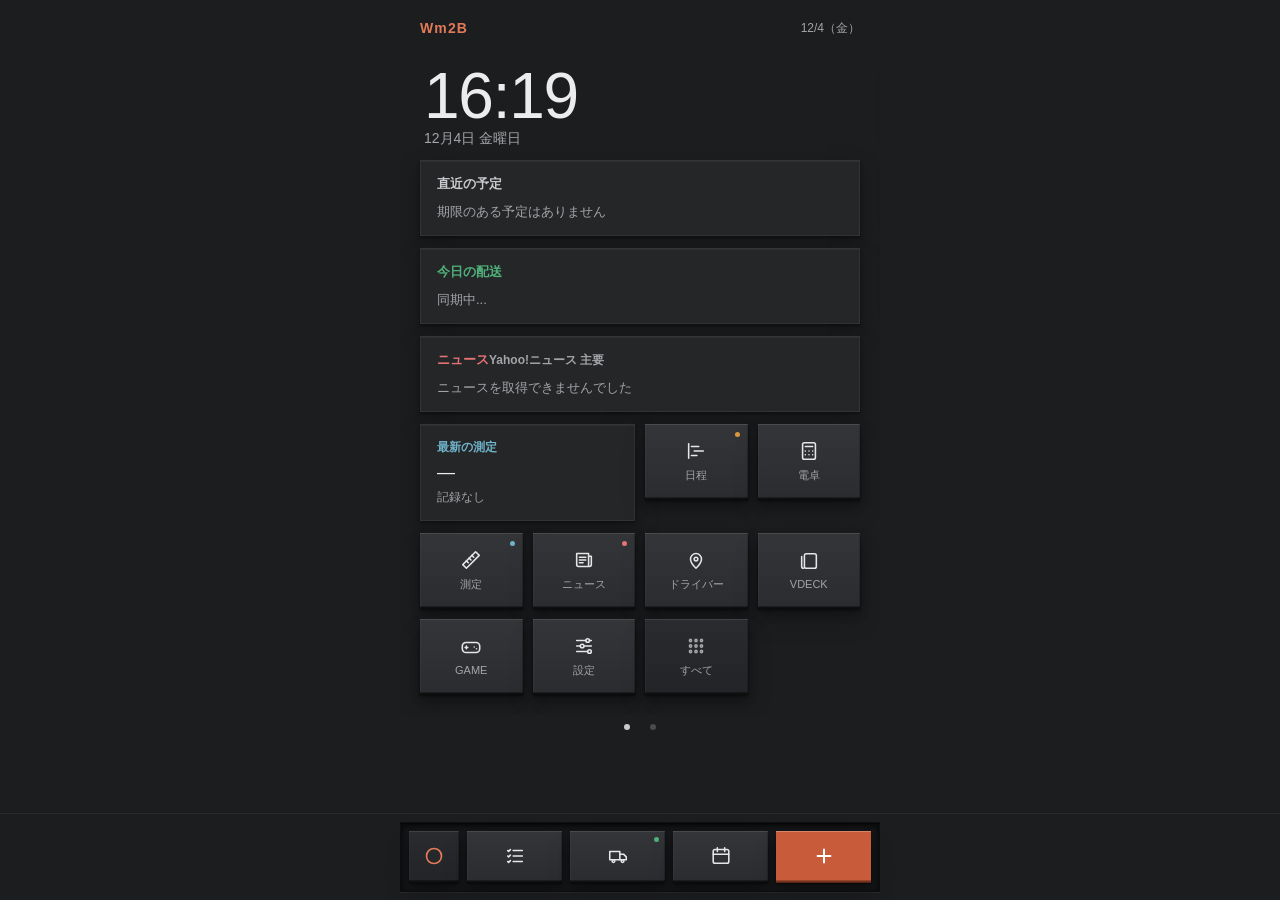
<file: index.html>
<!DOCTYPE html>
<html lang="ja">
<head>
  <meta charset="UTF-8">
  <meta name="viewport" content="width=device-width, initial-scale=1.0, maximum-scale=1.0, user-scalable=no">
  <meta name="theme-color" content="#1C1D1F">
  <meta name="apple-mobile-web-app-capable" content="yes">
  <meta name="apple-mobile-web-app-status-bar-style" content="black">
  <meta name="apple-mobile-web-app-title" content="Wm2B">
  <link rel="manifest" href="manifest.json">
  <link rel="apple-touch-icon" href="icons/icon-192.png">
  <title>Wm2B</title>
  <link rel="stylesheet" href="style.css">
</head>
<body>

<!-- ========== MASCOT DEF (hidden) ========== -->
<!-- オリジナルキャラ「リマちゃん」 クリーム色のシンプルぷりぷり生物 -->
<svg width="0" height="0" style="position:absolute">
  <defs>
    <symbol id="rimachan" viewBox="0 0 100 105">
      <circle cx="50" cy="56" r="44" fill="#F0EBE6"/>
      <circle cx="33" cy="44" r="2.5" fill="#1A1614"/>
      <circle cx="59" cy="44" r="2.5" fill="#1A1614"/>
      <path d="M39 54 Q46 57 53 54"
            stroke="#1A1614" stroke-width="2.5" fill="none" stroke-linecap="round"/>
    </symbol>
  </defs>
</svg>

<!-- ========== HEADER ========== -->
<header class="header">
  <button class="hdr-home" onclick="openLauncher()" aria-label="ホームへ戻る">
    <svg viewBox="0 0 24 24" fill="none" stroke="currentColor" stroke-width="2.2" stroke-linecap="round" stroke-linejoin="round"><path d="M15 5l-7 7 7 7"/></svg>
  </button>
  <span class="header-title" onclick="forceUpdate()" style="cursor:pointer;">Wm2B</span>
  <span class="urgent-badge" id="urgentBadge"></span>
  <span class="header-date" id="headerDate"></span>
  <button class="pat-status" id="patStatus" onclick="showPatStatusDetail()" aria-label="投函箱PAT接続状態"></button>
</header>

<!-- ========== MAIN ========== -->
<main class="main">

  <!-- HOME -->
  <div id="tab-home" class="tab-content active">
    <div id="notifBanner" class="banner" style="display:none">
      <span>🔔 期限前に通知を受け取りませんか？</span>
      <button onclick="requestNotif()">許可する</button>
    </div>

    <div id="homeContent"></div>

    <button class="btn btn-accent" style="margin-top:14px;" onclick="switchTab('add', document.getElementById('nav-add') || document.createElement('button')); rimaTapCount();">＋ 追加</button>
  </div>

  <!-- ADD -->
  <div id="tab-add" class="tab-content">
    <form id="addForm" autocomplete="off">
      <div class="form-group">
        <label class="form-label">タイトル <span style="color:var(--danger)">*</span></label>
        <div class="input-wrap">
        <input type="text" class="form-input" id="titleInput" placeholder="例：○○社 納品締め切り" required>
        <button type="button" class="clear-x" onclick="clearFormInput(this)">×</button>
        </div>
      </div>
      <div class="form-group">
        <label class="form-label">期限日 <span style="color:var(--danger)">*</span></label>
        <div class="input-wrap">
        <input type="date" class="form-input" id="deadlineInput" required>
        <button type="button" class="clear-x" onclick="clearFormInput(this)">×</button>
        </div>
      </div>
      <div class="form-group">
        <label class="form-label">カテゴリー</label>
        <select class="form-input" id="categoryInput">
          <option value="manual">手動入力</option>
          <option value="excel">Excel（SGT）</option>
          <option value="obsidian">Obsidian</option>
          <option value="claude">Claude会話</option>
        </select>
      </div>
      <div class="form-group">
        <label class="form-label">何日前から通知</label>
        <select class="form-input" id="advanceDaysInput">
          <option value="1">1日前</option>
          <option value="3" selected>3日前</option>
          <option value="5">5日前</option>
          <option value="7">1週間前</option>
          <option value="14">2週間前</option>
          <option value="30">1ヶ月前</option>
        </select>
      </div>
      <div class="form-group">
        <label class="form-label">メモ</label>
        <div class="input-wrap is-ta">
        <textarea class="form-input" id="notesInput" placeholder="詳細・備考（任意）"></textarea>
        <button type="button" class="clear-x" onclick="clearFormInput(this)">×</button>
        </div>
      </div>
      <button type="submit" class="btn btn-accent">追加する</button>
    </form>
  </div>

  <!-- SETTINGS -->
  <div id="tab-settings" class="tab-content">

    <!-- グループ1: 通知 -->
    <div class="set-group">
      <div class="set-section-title">通知</div>
      <div class="set-item set-only">
        <div class="set-info">
          <div class="set-label">通知設定</div>
          <div class="set-sub" id="notifStatus">確認中...</div>
        </div>
        <div class="set-act">
          <button class="sm-btn sm-btn-accent" onclick="requestNotif()">設定する</button>
        </div>
      </div>
    </div>

    <!-- グループ2: 表示 -->
    <div class="set-group">
      <div class="set-section-title">表示</div>
      <div class="set-item set-first">
        <div class="set-info">
          <div class="set-label">完了済みを表示</div>
          <div class="set-sub">ホームに完了リマインドも出す</div>
        </div>
        <div class="set-act">
          <label class="toggle">
            <input type="checkbox" id="showCompleted" onchange="renderHome()">
            <span class="toggle-sl"></span>
          </label>
        </div>
      </div>
    </div>

    <!-- ホーム画面：長押し編集の「−」で隠したキー・ウィジェットをここから戻す（launcher.js:lnRenderHiddenList） -->
    <div class="set-group">
      <div class="set-section-title">ホーム画面</div>
      <div id="lnHiddenList"></div>
    </div>

    <!-- グループ3: GitHub Gist 同期 -->
    <div class="set-group">
      <div class="set-section-title">GitHub Gist 同期</div>
      <div class="set-item set-first set-col">
        <div class="set-label">🔗 自動同期</div>
        <div class="set-sub">毎晩23:45にタスクスケジューラが自動更新します</div>
        <div style="font-size:11px; color:var(--text-faint); word-break:break-all; background:var(--bg-2); border:1px solid var(--border); border-radius:8px; padding:8px 10px; font-family:monospace; line-height:1.6;" id="gistUrlDisplay"></div>
        <button class="sm-btn sm-btn-accent" style="width:100%; padding:9px;" onclick="syncFromGist(true)">今すぐ同期</button>
      </div>
      <div class="set-item set-last set-col">
        <div class="set-label">📬 投函箱Gist設定</div>
        <div class="set-sub">手動追加をObsidianに届ける仕組み（各デバイスで1回だけ設定）</div>
        <input type="text" class="form-input" id="mailboxGistId" placeholder="GistID（URLの末尾の英数字）" style="font-size:13px;">
        <input type="password" class="form-input" id="mailboxPat" placeholder="Fine-grained PAT" style="font-size:13px;">
        <button class="sm-btn sm-btn-accent" style="width:100%; padding:9px;" onclick="saveMailboxSettings()">保存する</button>
        <div style="font-size:11px; color:var(--text-faint);" id="mailboxStatus"></div>
      </div>
    </div>

    <!-- グループ4: データ管理 -->
    <div class="set-group">
      <div class="set-section-title">データ管理</div>
      <div class="set-item set-first">
        <div class="set-info">
          <div class="set-label">データエクスポート</div>
          <div class="set-sub">JSONでバックアップ保存</div>
        </div>
        <div class="set-act">
          <button class="sm-btn sm-btn-sec" onclick="exportData()">書き出す</button>
        </div>
      </div>
      <div class="set-item set-last">
        <div class="set-info">
          <div class="set-label">バックアップを復元</div>
          <div class="set-sub">エクスポートしたJSONを読み込む</div>
        </div>
        <div class="set-act">
          <label class="sm-btn sm-btn-sec" style="cursor:pointer; display:inline-block;">
            <input type="file" accept=".json" style="display:none" onchange="importBackup(this)">
            読み込む
          </label>
        </div>
      </div>
    </div>

    <!-- 操作ボタン群 -->
    <div style="margin-top:4px;">
      <button class="btn btn-secondary" onclick="forceUpdate()">🔄 最新版に更新</button>
      <button class="btn btn-secondary" onclick="clearCompleted()">完了済みをまとめて削除</button>
      <button class="btn btn-danger" onclick="clearAll()">全データ削除</button>
    </div>
    <div style="text-align:center; margin-top:28px; color:var(--text-faint); font-size:11px; line-height:2;">
      おじさんリマインダー v1.5<br>
      データはこのデバイスのみに保存されます
    </div>
  </div>

  <!-- CALENDAR -->
  <div id="tab-calendar" class="tab-content">
    <div class="cal-nav">
      <button class="cal-nav-btn" onclick="calPrev()">‹</button>
      <span class="cal-month-label" id="calMonthLabel"></span>
      <button class="cal-nav-btn" onclick="calNext()">›</button>
    </div>
    <div class="cal-grid" id="calGrid"></div>
    <div id="calDetail"></div>
    <div id="calMonthList"></div>
  </div>

  <!-- NEWS（news.js。一覧と、タップで開く記事本文をこのタブの中で切り替える） -->
  <div id="tab-news" class="tab-content">
    <div id="newsListView">
      <div class="news-bar">
        <div><div class="news-hd">ニュース</div><div class="news-src">Yahoo!ニュース · <span id="newsStatus"></span></div></div>
        <button type="button" class="sm-btn sm-btn-sec" onclick="newsRefresh()">更新</button>
      </div>
      <div class="news-modes">
        <button type="button" class="news-mode" data-mode="all" onclick="newsSetMode('all')">すべて</button>
        <button type="button" class="news-mode" data-mode="genre" onclick="newsSetMode('genre')">ジャンル</button>
        <button type="button" class="news-mode" data-mode="theme" onclick="newsSetMode('theme')">テーマ</button>
      </div>
      <div class="news-cats" id="newsCats"></div>
      <div id="newsList"></div>
    </div>
    <div id="newsReader" class="news-reader hide"></div>
  </div>

  <!-- SCHEDULE -->
  <div id="tab-schedule" class="tab-content">
    <div class="sch-title-bar">引取・配送日程</div>
    <div class="sch-week-nav">
      <button type="button" class="sch-week-btn" id="schPrevBtn" onclick="schPrevWeek()">◀ 前週</button>
      <span class="sch-week-label" id="schWeekLabel">今週</span>
      <button type="button" class="sch-week-btn" id="schNextBtn" onclick="schNextWeek()">来週 ▶</button>
    </div>
    <div id="scheduleGrid"></div>
    <div id="schSynced" class="sch-synced"></div>
  </div>

  <!-- GANTT -->
  <div id="tab-gantt" class="tab-content">
    <div class="gantt-summary">工程ガントチャート（SGT2605 日程シート）</div>
    <div class="gantt-outer" id="ganttOuter">
      <div id="ganttInner"></div>
    </div>
  </div>

  <!-- CALC -->
  <div id="tab-calc" class="tab-content">
    <div class="calc-pg-wrap" id="calcPgWrap">
      <div class="calc-pg" id="calcPg0">
        <div class="calc-container">

      <!-- 変換パネル -->
      <div class="calc-conv">
        <div class="calc-conv-item">
          <div class="calc-conv-value" id="convKgfNm">—</div>
        </div>
        <div class="calc-conv-item">
          <div class="calc-conv-value" id="convNmKgf">—</div>
        </div>
        <div class="calc-conv-item">
          <div class="calc-conv-value" id="convTg">—</div>
        </div>
        <div class="calc-conv-item">
          <div class="calc-conv-value" id="convSrb">—</div>
        </div>
        <div class="calc-conv-item">
          <div class="calc-conv-value" id="convSra">—</div>
        </div>
      </div>

      <!-- 電卓本体 -->
      <div class="calc-right">
        <!-- 上: 履歴パネル -->
        <div class="calc-history">
          <div class="calc-history-title">履歴</div>
          <div class="calc-history-list" id="calcHistoryList">
            <div class="calc-history-empty">まだ計算してへん</div>
          </div>
        </div>
        <div class="calc-display">
          <div class="calc-sub" id="calcSub"></div>
          <div class="calc-main" id="calcMain">0</div>
        </div>
        <div class="calc-grid">
          <button class="calc-btn calc-btn-func" onclick="calcFn('C')">C</button>
          <button class="calc-btn calc-btn-func" onclick="calcFn('⌫')">⌫</button>
          <button class="calc-btn calc-btn-func" onclick="calcFn('+/-')">+/−</button>
          <button class="calc-btn calc-btn-op"   onclick="calcFn('÷')">÷</button>
          <button class="calc-btn calc-btn-num"  onclick="calcNum('7')">7</button>
          <button class="calc-btn calc-btn-num"  onclick="calcNum('8')">8</button>
          <button class="calc-btn calc-btn-num"  onclick="calcNum('9')">9</button>
          <button class="calc-btn calc-btn-op"   onclick="calcFn('×')">×</button>
          <button class="calc-btn calc-btn-num"  onclick="calcNum('4')">4</button>
          <button class="calc-btn calc-btn-num"  onclick="calcNum('5')">5</button>
          <button class="calc-btn calc-btn-num"  onclick="calcNum('6')">6</button>
          <button class="calc-btn calc-btn-op"   onclick="calcFn('−')">−</button>
          <button class="calc-btn calc-btn-num"  onclick="calcNum('1')">1</button>
          <button class="calc-btn calc-btn-num"  onclick="calcNum('2')">2</button>
          <button class="calc-btn calc-btn-num"  onclick="calcNum('3')">3</button>
          <button class="calc-btn calc-btn-op"   onclick="calcFn('+')">+</button>
          <button class="calc-btn calc-btn-num calc-btn-wide" onclick="calcNum('0')">0</button>
          <button class="calc-btn calc-btn-num"  onclick="calcNum('.')">.</button>
          <button class="calc-btn calc-btn-eq"   onclick="calcFn('=')">=</button>
        </div>
      </div>

        </div>
      </div>
      <div class="calc-pg pg-right" id="calcPg1">
        <div class="vape-container">
          <div class="vape-title">ニコチン調合計算</div>
          <div class="vape-section">
            <div class="vape-label">Liquid</div>
            <div class="vape-presets">
              <button class="vape-preset" onclick="vapeSetVol(30,this)">30ml</button>
              <button class="vape-preset" onclick="vapeSetVol(60,this)">60ml</button>
              <button class="vape-preset" onclick="vapeSetVol(120,this)">120ml</button>
            </div>
            <div class="vape-input-row">
              <input type="text" inputmode="decimal" pattern="[0-9.]*" class="vape-in" id="vapeVol" placeholder="0" oninput="vapeCalc()">
              <span class="vape-unit">ml</span>
            </div>
          </div>
          <div class="vape-section">
            <div class="vape-label">目標ニコチン濃度</div>
            <div class="vape-target-grid">
              <button class="vape-preset" onclick="vapeSetTarget(5,this)">5</button>
              <button class="vape-preset" onclick="vapeSetTarget(6,this)">6</button>
              <button class="vape-preset" onclick="vapeSetTarget(7,this)">7</button>
              <button class="vape-preset" onclick="vapeSetTarget(8,this)">8</button>
              <button class="vape-preset" onclick="vapeSetTarget(9,this)">9</button>
              <button class="vape-preset" onclick="vapeSetTarget(10,this)">10</button>
              <button class="vape-preset" onclick="vapeSetTarget(11,this)">11</button>
              <button class="vape-preset" onclick="vapeSetTarget(12,this)">12</button>
            </div>
            <div class="vape-unit" style="text-align:right; margin-top:6px;">mg/ml</div>
          </div>
          <div class="vape-section">
            <div class="vape-label">ニコチン原液濃度</div>
            <div class="vape-nicbase-row">
              <div class="vape-fixed-val">200 mg/ml</div>
              <span class="vape-result-val" id="vapeResNic">—</span>
            </div>
          </div>
        </div>
      </div>
    </div>
    <div class="calc-dots">
      <span class="calc-dot on" id="cdot0" onclick="calcPgGoto(0)"></span>
      <span class="calc-dot" id="cdot1" onclick="calcPgGoto(1)"></span>
    </div>
  </div>

  <!-- 測定（2026-10-31〜電卓タブから独立）：測定アプリ(meas.html)をそのまま埋め込む。
       記録は同じ localStorage の meas_history を使う。初めてこのタブを開いた時に読み込む（ui.js:loadMeasFrame） -->
  <div id="tab-meas" class="tab-content">
    <iframe id="measFrame" class="vdeck-frame meas-frame" data-src="meas.html" title="測定"></iframe>
  </div>

  <!-- VDECK（動画プレイヤー・別アプリをiframeで内蔵） -->
  <div id="tab-vdeck" class="tab-content">
    <iframe id="vdeckFrame" class="vdeck-frame" data-src="VDEK-main/index.html" title="VDECK" loading="lazy"></iframe>
  </div>

</main>

<!-- ========== FLOATING NAV（丸ボタン。タップでリングメニューをオーバーレイ表示） ========== -->
<!-- 2026-08-16：縦リストのハンバーガーメニュー(nav-menu/nav-overlay)は廃止し、三本線タップで
     起動時と同じリングメニュー(#topRingScreen)をオーバーレイ表示する方式に統一した。
     「同期」機能は設定タブの「今すぐ同期」ボタンに既に同等の導線があるためリングには追加していない。 -->
<nav class="fab-layer">

  <!-- リマちゃん表示は一旦廃止（rimaWrapは使わなくなったがrima.js側は残す。ゲーム起動はGAME項目から） -->

  <!-- メニューを開く丸ボタン（下部中央）。リング表示中はこのボタン自体がリングの裏に隠れるため、
       閉じる操作はリング側に重ねて表示する#ringCloseFab（同じ見た目のボタン）が担う -->
  <!-- 2026-10-29：三本線の丸ボタンからホームバーに変更。タップでホーム画面(#launcher)を開く -->
  <button class="menu-fab home-bar" id="menuFab" onclick="openLauncher()" aria-label="ホーム"><span></span></button>

</nav>

<div class="toast" id="toast"></div>

<!-- ========== EDIT PANEL ========== -->
<div class="edit-overlay" id="editOverlay" onclick="closeEdit()"></div>
<div class="edit-panel" id="editPanel">
  <div class="edit-panel-title">リマインドを編集</div>
  <div class="edit-field">
    <label class="edit-label">タイトル</label>
    <input type="text" class="edit-input" id="editTitle">
  </div>
  <div class="edit-field">
    <label class="edit-label">期限日</label>
    <input type="date" class="edit-input" id="editDeadline">
    <div class="edit-snz-row">
      <button class="ract snz-btn" onclick="snoozeEdit(1)">+1日</button>
      <button class="ract snz-btn" onclick="snoozeEdit(3)">+3日</button>
      <button class="ract snz-btn" onclick="snoozeEdit(7)">+1週間</button>
    </div>
  </div>
  <div class="edit-field">
    <label class="edit-label">メモ</label>
    <textarea class="edit-input" id="editNotes" rows="3" placeholder="詳細・備考（任意）"></textarea>
  </div>
  <div class="edit-act-row">
    <button class="edit-cancel" onclick="closeEdit()">キャンセル</button>
    <button class="edit-ok" onclick="saveEdit()">保存</button>
  </div>
</div>

<!-- ========== GAME PANEL ========== -->
<div class="game-overlay" id="gameOverlay" onclick="closeGame()"></div>
<div class="game-panel" id="gamePanel"></div>

<!-- ========== LAUNCHER（ホーム画面。2026-10-29：リングメニューから置き換え） ========== -->
<div class="launcher hide" id="launcher">
  <div class="ln-inner">
    <div class="ln-head">
      <button class="ln-logo" onclick="forceUpdate()">Wm2B</button>
      <span class="ln-headdate" id="lnHeadDate"></span>
      <span class="ln-editbar">
        <button class="ln-key ln-edit-btn" onclick="lnResetLayout()">初期配置</button>
        <button class="ln-key accent ln-edit-btn" onclick="lnSetEditing(false)">完了</button>
      </span>
    </div>

    <!-- 横スワイプでページ切替。中のウィジェット・キーは並び順を保存しているので launcher.js の renderLnLayout() が描く -->
    <div class="ln-pages" id="lnPages" onscroll="lnPageDots()">
      <div class="ln-page"><div class="ln-zone" id="lnZoneP1" data-lzone="p1"></div></div>
      <div class="ln-page"><div class="ln-zone" id="lnZoneP2" data-lzone="p2"></div></div>
    </div>
    <div class="ln-dots" id="lnDots">
      <button class="on" onclick="lnGoPage(0)" aria-label="1ページ目"></button>
      <button onclick="lnGoPage(1)" aria-label="2ページ目"></button>
    </div>
  </div>
</div>

<!-- 下部ドック。ホーム画面だけでなく、どの画面を開いていても表示する（横向きでは隠して右下のホームバーを使う）。
     キーは長押しで並べ替え・ホーム画面との出し入れができる（ホームキー(hk)はドックの中だけで動かせる） -->
<div class="ln-dock-wrap" id="lnDockWrap">
  <div class="ln-dock">
    <div class="ln-dock-zone" id="lnDock" data-lzone="dock"></div>
  </div>
</div>

<div class="ln-drawer" id="lnDrawer" onclick="if(event.target===this) closeLnDrawer()">
  <div class="ln-sheet">
    <button class="ln-handle" onclick="closeLnDrawer()" aria-label="アプリ一覧を閉じる"><span></span></button>
    <label class="ln-search">
      <svg viewBox="0 0 24 24" fill="none" stroke="currentColor" stroke-width="2" stroke-linecap="round"><circle cx="11" cy="11" r="6"/><path d="M20 20l-4.5-4.5"/></svg>
      <input type="search" id="lnSearch" placeholder="アプリを検索" aria-label="アプリを検索" oninput="renderLnAppList()" autocomplete="off">
    </label>
    <div class="ln-list" id="lnAppList"></div>
  </div>
</div>

<!-- ========== CAMERA（アプリ内カメラ。2026-10-29追加。処理はcamera.js） ========== -->
<div class="cam hide" id="camView">
  <video class="cam-video" id="camVideo" autoplay playsinline muted></video>
  <img class="cam-shot" id="camShot" alt="撮影した写真">
  <div class="cam-msg" id="camMsg"></div>
  <div class="cam-flash" id="camFlash"></div>
  <div class="cam-top">
    <button class="ln-key cam-btn" onclick="closeCamera()" aria-label="カメラを閉じる">
      <svg viewBox="0 0 24 24" fill="none" stroke="currentColor" stroke-width="2" stroke-linecap="round"><path d="M6 6l12 12M18 6L6 18"/></svg>
    </button>
    <button class="ln-key cam-btn cam-live-only" onclick="flipCamera()" aria-label="前面・背面カメラを切替">
      <svg viewBox="0 0 24 24" fill="none" stroke="currentColor" stroke-width="1.8" stroke-linecap="round" stroke-linejoin="round"><path d="M4 9a8 8 0 0 1 14.5-3M20 4v4h-4"/><path d="M20 15a8 8 0 0 1-14.5 3M4 20v-4h4"/></svg>
    </button>
  </div>
  <div class="cam-bottom cam-live-only">
    <button class="ln-key accent cam-shutter" onclick="takePhoto()" aria-label="撮影">
      <svg viewBox="0 0 24 24" fill="none" stroke="currentColor" stroke-width="1.8" stroke-linecap="round" stroke-linejoin="round"><path d="M3 8h4l2-3h6l2 3h4v11H3z"/><circle cx="12" cy="13" r="3.5"/></svg>
    </button>
  </div>
  <div class="cam-bottom cam-review-only">
    <button class="ln-key cam-act" onclick="retakePhoto()">撮り直す</button>
    <button class="ln-key accent cam-act" onclick="savePhoto()">保存・共有</button>
  </div>
</div>

<!-- ========== TOP RING SCREEN（旧・起動時トップページ・リングメニュー） ========== -->
<!-- 2026-10-29：ホーム画面(#launcher)に置き換えたため常に非表示。ui.jsのリング処理が要素を参照するのでDOMは残している -->
<div class="top-ring-screen hide" id="topRingScreen">

  <!-- リング表示中は本物の.menu-fabがこの画面の下に隠れて押せなくなるため、見た目が同じボタンを
       ここに重ねて表示し、同じ場所をもう一度タップすればリングを閉じられるようにしている（2026-08-16） -->
  <button class="menu-fab" id="ringCloseFab" onclick="toggleRingOverlay()">
    <svg viewBox="0 0 24 24" fill="none" stroke="currentColor" stroke-width="1.8" stroke-linecap="round">
      <line x1="4" y1="7" x2="20" y2="7"/><line x1="4" y1="12" x2="20" y2="12"/><line x1="4" y1="17" x2="20" y2="17"/>
    </svg>
  </button>

  <div class="ring-clock" id="ringClock">
    <div class="ring-clock-row">
      <div class="ring-clock-month" id="ringClockMonth">--</div>
      <div class="ring-clock-sub">
        <div class="ring-clock-date" id="ringClockDate">--(-)</div>
        <div class="ring-clock-time" id="ringClockTime">--:--:--</div>
      </div>
    </div>
  </div>

  <div class="ring-wrap" id="ringWrap">
    <div class="ring-center">
      <span class="ring-logo">Wm2B</span>
    </div>

    <div class="ring-spin" id="ringSpin">

      <button class="ring-item" style="--i:0" data-tab="home">
        <span class="ring-item-inner">
          <span class="nav-dot" id="homeDot"></span>
          <svg viewBox="0 0 24 24" fill="none" stroke="currentColor" stroke-width="1.8" stroke-linecap="round" stroke-linejoin="round">
            <path d="M3 12L12 4L21 12V21H15V15H9V21H3V12Z"/>
          </svg>
          <span>予定</span>
        </span>
      </button>

      <button class="ring-item" style="--i:1" data-tab="schedule">
        <span class="ring-item-inner">
          <svg viewBox="0 0 24 24" fill="none" stroke="currentColor" stroke-width="1.8" stroke-linecap="round" stroke-linejoin="round">
            <rect x="1" y="3" width="15" height="13" rx="1"/>
            <path d="M16 8h4l3 3v5h-7V8z"/>
            <circle cx="5.5" cy="18.5" r="2.5"/><circle cx="18.5" cy="18.5" r="2.5"/>
          </svg>
          <span>配送</span>
        </span>
      </button>

      <button class="ring-item" style="--i:2" data-tab="gantt">
        <span class="ring-item-inner">
          <svg viewBox="0 0 24 24" fill="none" stroke="currentColor" stroke-width="1.8" stroke-linecap="round" stroke-linejoin="round">
            <line x1="3" y1="4" x2="3" y2="20"/>
            <rect x="4" y="5" width="7" height="3.5" rx="1"/>
            <rect x="4" y="10" width="11" height="3.5" rx="1"/>
            <rect x="4" y="15" width="15" height="3.5" rx="1"/>
          </svg>
          <span>日程</span>
        </span>
      </button>

      <button class="ring-item" style="--i:3" data-tab="calendar">
        <span class="ring-item-inner">
          <svg viewBox="0 0 24 24" fill="none" stroke="currentColor" stroke-width="1.8" stroke-linecap="round" stroke-linejoin="round">
            <rect x="3" y="4" width="18" height="17" rx="2"/>
            <line x1="3" y1="9" x2="21" y2="9"/>
            <line x1="8" y1="2" x2="8" y2="6"/><line x1="16" y1="2" x2="16" y2="6"/>
          </svg>
          <span>カレンダー</span>
        </span>
      </button>

      <button class="ring-item" style="--i:4" data-tab="calc">
        <span class="ring-item-inner">
          <svg viewBox="0 0 24 24" fill="none" stroke="currentColor" stroke-width="1.8" stroke-linecap="round" stroke-linejoin="round">
            <rect x="4" y="2" width="16" height="20" rx="2"/>
            <rect x="7" y="5" width="10" height="4" rx="1"/>
            <circle cx="8"  cy="13" r="1" fill="currentColor"/>
            <circle cx="12" cy="13" r="1" fill="currentColor"/>
            <circle cx="16" cy="13" r="1" fill="currentColor"/>
            <circle cx="8"  cy="17" r="1" fill="currentColor"/>
            <circle cx="12" cy="17" r="1" fill="currentColor"/>
            <circle cx="16" cy="17" r="1" fill="currentColor"/>
          </svg>
          <span>電卓</span>
        </span>
      </button>

      <button class="ring-item" style="--i:5" data-tab="vdeck">
        <span class="ring-item-inner">
          <svg viewBox="0 0 24 24" fill="none" stroke="currentColor" stroke-width="1.8" stroke-linecap="round" stroke-linejoin="round">
            <rect x="2" y="5" width="14" height="14" rx="2"/>
            <path d="M16 10l6-4v12l-6-4z"/>
          </svg>
          <span>VDECK</span>
        </span>
      </button>

      <button class="ring-item" style="--i:6" data-tab="settings">
        <span class="ring-item-inner">
          <svg viewBox="0 0 24 24" fill="none" stroke="currentColor" stroke-width="1.8" stroke-linecap="round">
            <line x1="4" y1="6"  x2="20" y2="6"/>
            <line x1="4" y1="12" x2="20" y2="12"/>
            <line x1="4" y1="18" x2="20" y2="18"/>
            <circle cx="9"  cy="6"  r="2.2" fill="#1A1614" stroke="currentColor" stroke-width="1.8"/>
            <circle cx="16" cy="12" r="2.2" fill="#1A1614" stroke="currentColor" stroke-width="1.8"/>
            <circle cx="11" cy="18" r="2.2" fill="#1A1614" stroke="currentColor" stroke-width="1.8"/>
          </svg>
          <span>設定</span>
        </span>
      </button>

      <button class="ring-item" style="--i:7" data-tab="game">
        <span class="ring-item-inner">
          <svg viewBox="0 0 24 24" fill="none" stroke="currentColor" stroke-width="1.8" stroke-linecap="round" stroke-linejoin="round">
            <rect x="2" y="7" width="20" height="11" rx="5.5"/>
            <line x1="7.5" y1="12.5" x2="7.5" y2="12.5"/>
            <line x1="6" y1="12.5" x2="9" y2="12.5"/><line x1="7.5" y1="11" x2="7.5" y2="14"/>
            <circle cx="15" cy="11" r="0.8" fill="currentColor"/>
            <circle cx="17.5" cy="13.5" r="0.8" fill="currentColor"/>
          </svg>
          <span>GAME</span>
        </span>
      </button>

    </div>
  </div>
</div>

<!-- 分割JS: 読み込み順を変えないこと -->
<script src="core.js"></script>
<script src="rima.js"></script>
<script src="ui.js"></script>
<script src="sync.js"></script>
<script src="calendar.js"></script>
<script src="calc.js"></script>
<script src="game.js"></script>
<script src="quiz.js"></script>
<script src="mahjong.js"></script>
<script src="camera.js"></script>
<script src="news.js"></script>
<script src="launcher.js"></script>
<script src="main.js"></script>
</body>
</html>
</file>
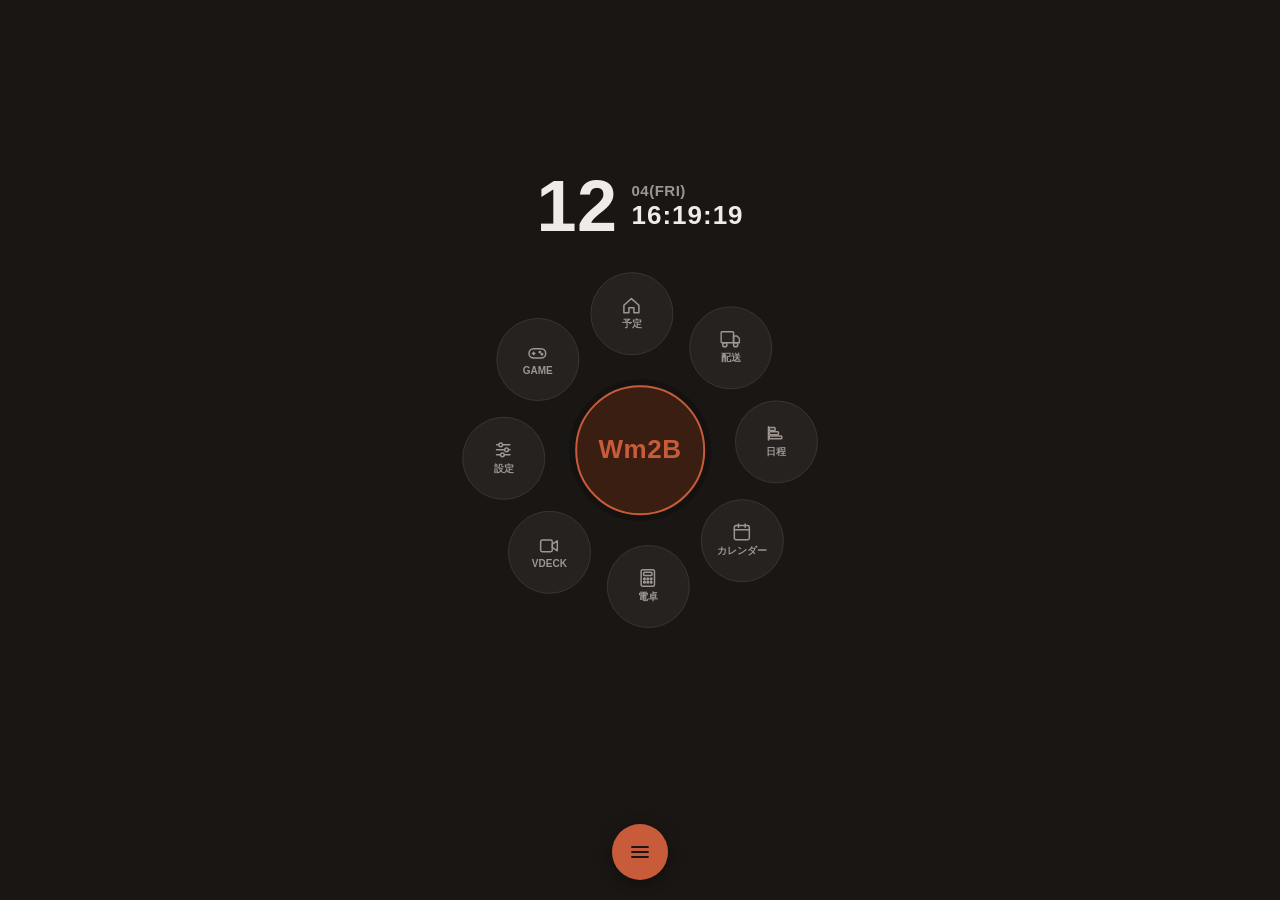
<file: reminder-app-main/index.html>
<!DOCTYPE html>
<html lang="ja">
<head>
  <meta charset="UTF-8">
  <meta name="viewport" content="width=device-width, initial-scale=1.0, maximum-scale=1.0, user-scalable=no">
  <meta name="theme-color" content="#1A1614">
  <meta name="apple-mobile-web-app-capable" content="yes">
  <meta name="apple-mobile-web-app-status-bar-style" content="black">
  <meta name="apple-mobile-web-app-title" content="Wm2B">
  <link rel="manifest" href="manifest.json">
  <link rel="apple-touch-icon" href="icons/icon-192.png">
  <title>Wm2B</title>
  <link rel="stylesheet" href="style.css">
</head>
<body>

<!-- ========== MASCOT DEF (hidden) ========== -->
<!-- オリジナルキャラ「リマちゃん」 クリーム色のシンプルぷりぷり生物 -->
<svg width="0" height="0" style="position:absolute">
  <defs>
    <symbol id="rimachan" viewBox="0 0 100 105">
      <circle cx="50" cy="56" r="44" fill="#F0EBE6"/>
      <circle cx="33" cy="44" r="2.5" fill="#1A1614"/>
      <circle cx="59" cy="44" r="2.5" fill="#1A1614"/>
      <path d="M39 54 Q46 57 53 54"
            stroke="#1A1614" stroke-width="2.5" fill="none" stroke-linecap="round"/>
    </symbol>
  </defs>
</svg>

<!-- ========== HEADER ========== -->
<header class="header">
  <span class="header-title" onclick="forceUpdate()" style="cursor:pointer;">Wm2B</span>
  <span class="urgent-badge" id="urgentBadge"></span>
  <span class="header-date" id="headerDate"></span>
  <button class="pat-status" id="patStatus" onclick="showPatStatusDetail()" aria-label="投函箱PAT接続状態"></button>
</header>

<!-- ========== MAIN ========== -->
<main class="main">

  <!-- HOME -->
  <div id="tab-home" class="tab-content active">
    <div id="notifBanner" class="banner" style="display:none">
      <span>🔔 期限前に通知を受け取りませんか？</span>
      <button onclick="requestNotif()">許可する</button>
    </div>

    <div id="homeContent"></div>

    <button class="btn btn-accent" style="margin-top:14px;" onclick="switchTab('add', document.getElementById('nav-add') || document.createElement('button')); rimaTapCount();">＋ 追加</button>
  </div>

  <!-- ADD -->
  <div id="tab-add" class="tab-content">
    <form id="addForm" autocomplete="off">
      <div class="form-group">
        <label class="form-label">タイトル <span style="color:var(--danger)">*</span></label>
        <div class="input-wrap">
        <input type="text" class="form-input" id="titleInput" placeholder="例：○○社 納品締め切り" required>
        <button type="button" class="clear-x" onclick="clearFormInput(this)">×</button>
        </div>
      </div>
      <div class="form-group">
        <label class="form-label">期限日 <span style="color:var(--danger)">*</span></label>
        <div class="input-wrap">
        <input type="date" class="form-input" id="deadlineInput" required>
        <button type="button" class="clear-x" onclick="clearFormInput(this)">×</button>
        </div>
      </div>
      <div class="form-group">
        <label class="form-label">カテゴリー</label>
        <select class="form-input" id="categoryInput">
          <option value="manual">手動入力</option>
          <option value="excel">Excel（SGT）</option>
          <option value="obsidian">Obsidian</option>
          <option value="claude">Claude会話</option>
        </select>
      </div>
      <div class="form-group">
        <label class="form-label">何日前から通知</label>
        <select class="form-input" id="advanceDaysInput">
          <option value="1">1日前</option>
          <option value="3" selected>3日前</option>
          <option value="5">5日前</option>
          <option value="7">1週間前</option>
          <option value="14">2週間前</option>
          <option value="30">1ヶ月前</option>
        </select>
      </div>
      <div class="form-group">
        <label class="form-label">メモ</label>
        <div class="input-wrap is-ta">
        <textarea class="form-input" id="notesInput" placeholder="詳細・備考（任意）"></textarea>
        <button type="button" class="clear-x" onclick="clearFormInput(this)">×</button>
        </div>
      </div>
      <button type="submit" class="btn btn-accent">追加する</button>
    </form>
  </div>

  <!-- SETTINGS -->
  <div id="tab-settings" class="tab-content">

    <!-- グループ1: 通知 -->
    <div class="set-group">
      <div class="set-section-title">通知</div>
      <div class="set-item set-only">
        <div class="set-info">
          <div class="set-label">通知設定</div>
          <div class="set-sub" id="notifStatus">確認中...</div>
        </div>
        <div class="set-act">
          <button class="sm-btn sm-btn-accent" onclick="requestNotif()">設定する</button>
        </div>
      </div>
    </div>

    <!-- グループ2: 表示 -->
    <div class="set-group">
      <div class="set-section-title">表示</div>
      <div class="set-item set-first">
        <div class="set-info">
          <div class="set-label">完了済みを表示</div>
          <div class="set-sub">ホームに完了リマインドも出す</div>
        </div>
        <div class="set-act">
          <label class="toggle">
            <input type="checkbox" id="showCompleted" onchange="renderHome()">
            <span class="toggle-sl"></span>
          </label>
        </div>
      </div>
    </div>

    <!-- グループ3: GitHub Gist 同期 -->
    <div class="set-group">
      <div class="set-section-title">GitHub Gist 同期</div>
      <div class="set-item set-first set-col">
        <div class="set-label">🔗 自動同期</div>
        <div class="set-sub">毎晩23:45にタスクスケジューラが自動更新します</div>
        <div style="font-size:11px; color:var(--text-faint); word-break:break-all; background:var(--bg-2); border:1px solid var(--border); border-radius:8px; padding:8px 10px; font-family:monospace; line-height:1.6;" id="gistUrlDisplay"></div>
        <button class="sm-btn sm-btn-accent" style="width:100%; padding:9px;" onclick="syncFromGist(true)">今すぐ同期</button>
      </div>
      <div class="set-item set-last set-col">
        <div class="set-label">📬 投函箱Gist設定</div>
        <div class="set-sub">手動追加をObsidianに届ける仕組み（各デバイスで1回だけ設定）</div>
        <input type="text" class="form-input" id="mailboxGistId" placeholder="GistID（URLの末尾の英数字）" style="font-size:13px;">
        <input type="password" class="form-input" id="mailboxPat" placeholder="Fine-grained PAT" style="font-size:13px;">
        <button class="sm-btn sm-btn-accent" style="width:100%; padding:9px;" onclick="saveMailboxSettings()">保存する</button>
        <div style="font-size:11px; color:var(--text-faint);" id="mailboxStatus"></div>
      </div>
    </div>

    <!-- グループ4: データ管理 -->
    <div class="set-group">
      <div class="set-section-title">データ管理</div>
      <div class="set-item set-first">
        <div class="set-info">
          <div class="set-label">データエクスポート</div>
          <div class="set-sub">JSONでバックアップ保存</div>
        </div>
        <div class="set-act">
          <button class="sm-btn sm-btn-sec" onclick="exportData()">書き出す</button>
        </div>
      </div>
      <div class="set-item set-last">
        <div class="set-info">
          <div class="set-label">バックアップを復元</div>
          <div class="set-sub">エクスポートしたJSONを読み込む</div>
        </div>
        <div class="set-act">
          <label class="sm-btn sm-btn-sec" style="cursor:pointer; display:inline-block;">
            <input type="file" accept=".json" style="display:none" onchange="importBackup(this)">
            読み込む
          </label>
        </div>
      </div>
    </div>

    <!-- 操作ボタン群 -->
    <div style="margin-top:4px;">
      <button class="btn btn-secondary" onclick="forceUpdate()">🔄 最新版に更新</button>
      <button class="btn btn-secondary" onclick="clearCompleted()">完了済みをまとめて削除</button>
      <button class="btn btn-danger" onclick="clearAll()">全データ削除</button>
    </div>
    <div style="text-align:center; margin-top:28px; color:var(--text-faint); font-size:11px; line-height:2;">
      おじさんリマインダー v1.5<br>
      データはこのデバイスのみに保存されます
    </div>
  </div>

  <!-- CALENDAR -->
  <div id="tab-calendar" class="tab-content">
    <div class="cal-nav">
      <button class="cal-nav-btn" onclick="calPrev()">‹</button>
      <span class="cal-month-label" id="calMonthLabel"></span>
      <button class="cal-nav-btn" onclick="calNext()">›</button>
    </div>
    <div class="cal-grid" id="calGrid"></div>
    <div id="calDetail"></div>
  </div>

  <!-- SCHEDULE -->
  <div id="tab-schedule" class="tab-content">
    <div class="sch-title-bar">引取・配送日程</div>
    <div class="sch-week-nav">
      <button type="button" class="sch-week-btn" id="schPrevBtn" onclick="schPrevWeek()">◀ 前週</button>
      <span class="sch-week-label" id="schWeekLabel">今週</span>
      <button type="button" class="sch-week-btn" id="schNextBtn" onclick="schNextWeek()">来週 ▶</button>
    </div>
    <div id="scheduleGrid"></div>
    <div id="schSynced" class="sch-synced"></div>
  </div>

  <!-- GANTT -->
  <div id="tab-gantt" class="tab-content">
    <div class="gantt-summary">工程ガントチャート（SGT2605 日程シート）</div>
    <div class="gantt-outer" id="ganttOuter">
      <div id="ganttInner"></div>
    </div>
  </div>

  <!-- CALC -->
  <div id="tab-calc" class="tab-content">
    <div class="calc-pg-wrap" id="calcPgWrap">
      <div class="calc-pg" id="calcPg0">
        <div class="calc-container">

      <!-- 変換パネル -->
      <div class="calc-conv">
        <div class="calc-conv-item">
          <div class="calc-conv-value" id="convKgfNm">—</div>
        </div>
        <div class="calc-conv-item">
          <div class="calc-conv-value" id="convNmKgf">—</div>
        </div>
        <div class="calc-conv-item">
          <div class="calc-conv-value" id="convTg">—</div>
        </div>
        <div class="calc-conv-item">
          <div class="calc-conv-value" id="convSrb">—</div>
        </div>
        <div class="calc-conv-item">
          <div class="calc-conv-value" id="convSra">—</div>
        </div>
      </div>

      <!-- 電卓本体 -->
      <div class="calc-right">
        <!-- 上: 履歴パネル -->
        <div class="calc-history">
          <div class="calc-history-title">履歴</div>
          <div class="calc-history-list" id="calcHistoryList">
            <div class="calc-history-empty">まだ計算してへん</div>
          </div>
        </div>
        <div class="calc-display">
          <div class="calc-sub" id="calcSub"></div>
          <div class="calc-main" id="calcMain">0</div>
        </div>
        <div class="calc-grid">
          <button class="calc-btn calc-btn-func" onclick="calcFn('C')">C</button>
          <button class="calc-btn calc-btn-func" onclick="calcFn('⌫')">⌫</button>
          <button class="calc-btn calc-btn-func" onclick="calcFn('+/-')">+/−</button>
          <button class="calc-btn calc-btn-op"   onclick="calcFn('÷')">÷</button>
          <button class="calc-btn calc-btn-num"  onclick="calcNum('7')">7</button>
          <button class="calc-btn calc-btn-num"  onclick="calcNum('8')">8</button>
          <button class="calc-btn calc-btn-num"  onclick="calcNum('9')">9</button>
          <button class="calc-btn calc-btn-op"   onclick="calcFn('×')">×</button>
          <button class="calc-btn calc-btn-num"  onclick="calcNum('4')">4</button>
          <button class="calc-btn calc-btn-num"  onclick="calcNum('5')">5</button>
          <button class="calc-btn calc-btn-num"  onclick="calcNum('6')">6</button>
          <button class="calc-btn calc-btn-op"   onclick="calcFn('−')">−</button>
          <button class="calc-btn calc-btn-num"  onclick="calcNum('1')">1</button>
          <button class="calc-btn calc-btn-num"  onclick="calcNum('2')">2</button>
          <button class="calc-btn calc-btn-num"  onclick="calcNum('3')">3</button>
          <button class="calc-btn calc-btn-op"   onclick="calcFn('+')">+</button>
          <button class="calc-btn calc-btn-num calc-btn-wide" onclick="calcNum('0')">0</button>
          <button class="calc-btn calc-btn-num"  onclick="calcNum('.')">.</button>
          <button class="calc-btn calc-btn-eq"   onclick="calcFn('=')">=</button>
        </div>
      </div>

        </div>
      </div>
      <div class="calc-pg pg-right" id="calcPg1">
        <div class="meas-container"><div class="meas-reset-bar">
          <button class="meas-bar-btn meas-bar-save" onclick="measSave()">SAVE</button>
          <button class="meas-bar-btn meas-bar-log"  id="measLogBtn" onclick="measToggleHist()">LOG</button>
          <button class="meas-bar-btn meas-bar-reset" onclick="resetAllMeas()">全リセット</button>
        </div>
          <div class="meas-phase">
            <div class="meas-phase-hd th-u">U相</div>
            <table class="meas-tbl">
              <tr><th style="width:8%"></th><th class="th-ur"><span class="meas-th-inner">R<button class="col-reset" onclick="clearMeasCol('u','r')">CLR</button></span></th><th class="meas-sep-th"></th><th><span class="meas-th-inner">A<button class="col-reset" onclick="clearMeasCol('u','a')">CLR</button></span></th><th><span class="meas-th-inner">B<button class="col-reset" onclick="clearMeasCol('u','b')">CLR</button></span></th></tr>
              <tr><td class="meas-lbl">ON</td>
                <td><div class="meas-td-wrap"><input class="meas-in" id="mu_on_r" type="text" inputmode="decimal" pattern="[0-9.\-]*" oninput="autoDecimalMeas(this,'u')"><button class="meas-x" onclick="clearMeasInput(this,'u')">×</button></div></td>
                <td class="meas-sep-lbl">OFF</td>
                <td><div class="meas-td-wrap"><input class="meas-in" id="mu_on_a" type="text" inputmode="decimal" pattern="[0-9.\-]*" oninput="autoDecimalMeas(this,'u')"><button class="meas-x" onclick="clearMeasInput(this,'u')">×</button></div></td>
                <td><div class="meas-td-wrap"><input class="meas-in" id="mu_on_b" type="text" inputmode="decimal" pattern="[0-9.\-]*" oninput="autoDecimalMeas(this,'u')"><button class="meas-x" onclick="clearMeasInput(this,'u')">×</button></div></td></tr>
              <tr><td class="meas-lbl">OFF</td>
                <td><div class="meas-td-wrap"><input class="meas-in" id="mu_off_r" type="text" inputmode="decimal" pattern="[0-9.\-]*" oninput="autoDecimalMeas(this,'u')"><button class="meas-x" onclick="clearMeasInput(this,'u')">×</button></div></td>
                <td class="meas-sep-lbl">ON</td>
                <td><div class="meas-td-wrap"><input class="meas-in" id="mu_off_a" type="text" inputmode="decimal" pattern="[0-9.\-]*" oninput="autoDecimalMeas(this,'u')"><button class="meas-x" onclick="clearMeasInput(this,'u')">×</button></div></td>
                <td><div class="meas-td-wrap"><input class="meas-in" id="mu_off_b" type="text" inputmode="decimal" pattern="[0-9.\-]*" oninput="autoDecimalMeas(this,'u')"><button class="meas-x" onclick="clearMeasInput(this,'u')">×</button></div></td></tr>
              <tr><td class="meas-lbl">判定</td>
                <td class="meas-diff" id="mu_d_r"><span class="d-num">—</span><span class="d-lbl"></span></td>
                <td class="meas-sep-td"></td>
                <td class="meas-diff" id="mu_d_a"><span class="d-num">—</span><span class="d-lbl"></span></td>
                <td class="meas-diff" id="mu_d_b"><span class="d-num">—</span><span class="d-lbl"></span></td></tr>
            </table>
          </div>
          <div class="meas-phase">
            <div class="meas-phase-hd th-v">V相</div>
            <table class="meas-tbl">
              <tr><th style="width:8%"></th><th class="th-vr"><span class="meas-th-inner">R<button class="col-reset" onclick="clearMeasCol('v','r')">CLR</button></span></th><th class="meas-sep-th"></th><th><span class="meas-th-inner">A<button class="col-reset" onclick="clearMeasCol('v','a')">CLR</button></span></th><th><span class="meas-th-inner">B<button class="col-reset" onclick="clearMeasCol('v','b')">CLR</button></span></th></tr>
              <tr><td class="meas-lbl">ON</td>
                <td><div class="meas-td-wrap"><input class="meas-in" id="mv_on_r" type="text" inputmode="decimal" pattern="[0-9.\-]*" oninput="autoDecimalMeas(this,'v')"><button class="meas-x" onclick="clearMeasInput(this,'v')">×</button></div></td>
                <td class="meas-sep-lbl">OFF</td>
                <td><div class="meas-td-wrap"><input class="meas-in" id="mv_on_a" type="text" inputmode="decimal" pattern="[0-9.\-]*" oninput="autoDecimalMeas(this,'v')"><button class="meas-x" onclick="clearMeasInput(this,'v')">×</button></div></td>
                <td><div class="meas-td-wrap"><input class="meas-in" id="mv_on_b" type="text" inputmode="decimal" pattern="[0-9.\-]*" oninput="autoDecimalMeas(this,'v')"><button class="meas-x" onclick="clearMeasInput(this,'v')">×</button></div></td></tr>
              <tr><td class="meas-lbl">OFF</td>
                <td><div class="meas-td-wrap"><input class="meas-in" id="mv_off_r" type="text" inputmode="decimal" pattern="[0-9.\-]*" oninput="autoDecimalMeas(this,'v')"><button class="meas-x" onclick="clearMeasInput(this,'v')">×</button></div></td>
                <td class="meas-sep-lbl">ON</td>
                <td><div class="meas-td-wrap"><input class="meas-in" id="mv_off_a" type="text" inputmode="decimal" pattern="[0-9.\-]*" oninput="autoDecimalMeas(this,'v')"><button class="meas-x" onclick="clearMeasInput(this,'v')">×</button></div></td>
                <td><div class="meas-td-wrap"><input class="meas-in" id="mv_off_b" type="text" inputmode="decimal" pattern="[0-9.\-]*" oninput="autoDecimalMeas(this,'v')"><button class="meas-x" onclick="clearMeasInput(this,'v')">×</button></div></td></tr>
              <tr><td class="meas-lbl">判定</td>
                <td class="meas-diff" id="mv_d_r"><span class="d-num">—</span><span class="d-lbl"></span></td>
                <td class="meas-sep-td"></td>
                <td class="meas-diff" id="mv_d_a"><span class="d-num">—</span><span class="d-lbl"></span></td>
                <td class="meas-diff" id="mv_d_b"><span class="d-num">—</span><span class="d-lbl"></span></td></tr>
            </table>
          </div>
          <div class="meas-phase">
            <div class="meas-phase-hd th-w">W相</div>
            <table class="meas-tbl">
              <tr><th style="width:8%"></th><th class="th-wr"><span class="meas-th-inner">R<button class="col-reset" onclick="clearMeasCol('w','r')">CLR</button></span></th><th class="meas-sep-th"></th><th><span class="meas-th-inner">A<button class="col-reset" onclick="clearMeasCol('w','a')">CLR</button></span></th><th><span class="meas-th-inner">B<button class="col-reset" onclick="clearMeasCol('w','b')">CLR</button></span></th></tr>
              <tr><td class="meas-lbl">ON</td>
                <td><div class="meas-td-wrap"><input class="meas-in" id="mw_on_r" type="text" inputmode="decimal" pattern="[0-9.\-]*" oninput="autoDecimalMeas(this,'w')"><button class="meas-x" onclick="clearMeasInput(this,'w')">×</button></div></td>
                <td class="meas-sep-lbl">OFF</td>
                <td><div class="meas-td-wrap"><input class="meas-in" id="mw_on_a" type="text" inputmode="decimal" pattern="[0-9.\-]*" oninput="autoDecimalMeas(this,'w')"><button class="meas-x" onclick="clearMeasInput(this,'w')">×</button></div></td>
                <td><div class="meas-td-wrap"><input class="meas-in" id="mw_on_b" type="text" inputmode="decimal" pattern="[0-9.\-]*" oninput="autoDecimalMeas(this,'w')"><button class="meas-x" onclick="clearMeasInput(this,'w')">×</button></div></td></tr>
              <tr><td class="meas-lbl">OFF</td>
                <td><div class="meas-td-wrap"><input class="meas-in" id="mw_off_r" type="text" inputmode="decimal" pattern="[0-9.\-]*" oninput="autoDecimalMeas(this,'w')"><button class="meas-x" onclick="clearMeasInput(this,'w')">×</button></div></td>
                <td class="meas-sep-lbl">ON</td>
                <td><div class="meas-td-wrap"><input class="meas-in" id="mw_off_a" type="text" inputmode="decimal" pattern="[0-9.\-]*" oninput="autoDecimalMeas(this,'w')"><button class="meas-x" onclick="clearMeasInput(this,'w')">×</button></div></td>
                <td><div class="meas-td-wrap"><input class="meas-in" id="mw_off_b" type="text" inputmode="decimal" pattern="[0-9.\-]*" oninput="autoDecimalMeas(this,'w')"><button class="meas-x" onclick="clearMeasInput(this,'w')">×</button></div></td></tr>
              <tr><td class="meas-lbl">判定</td>
                <td class="meas-diff" id="mw_d_r"><span class="d-num">—</span><span class="d-lbl"></span></td>
                <td class="meas-sep-td"></td>
                <td class="meas-diff" id="mw_d_a"><span class="d-num">—</span><span class="d-lbl"></span></td>
                <td class="meas-diff" id="mw_d_b"><span class="d-num">—</span><span class="d-lbl"></span></td></tr>
            </table>
          </div>

        </div>
      <!-- ===== SAVE パネル（calcPg1直下） ===== -->
      <div class="meas-save-panel" id="measSavePanel">
        <div class="meas-sp-title">SAVE — 機番を入力して保存</div>
        <div class="meas-sp-kiban-row">
          <span class="meas-sp-lbl">機番</span>
          <input class="meas-sp-kiban-in" id="measKibanIn" type="text" inputmode="numeric" pattern="[0-9]*" placeholder="機番を入力">
        </div>
        <div class="meas-sp-status-row" id="measSaveStatusRow">
          <button class="meas-sp-status sel" data-status="完成時">完成時</button>
          <button class="meas-sp-status"     data-status="出荷前">出荷前</button>
          <button class="meas-sp-status"     data-status="AG中">AG中</button>
          <button class="meas-sp-status"     data-status="AG後">AG後</button>
        </div>
        <div class="meas-sp-act-row">
          <button class="meas-sp-cancel" onclick="measCloseSavePanel()">キャンセル</button>
          <button class="meas-sp-ok"     onclick="measConfirmSave()">保存する</button>
        </div>
      </div>
      <!-- ===== LOG ビュー（calcPg1直下） ===== -->
      <div class="meas-hist-view hidden" id="measHistView">
        <div class="meas-hist-sidebar" id="measHistSidebar">
          <button class="meas-hist-back" onclick="measToggleHist()">◀ 測定へ戻る</button>
          <div class="meas-hist-sidebar-hd">保存履歴</div>
          <div id="measHistList"></div>
        </div>
        <div class="meas-hist-detail" id="measHistDetail">
          <div class="meas-hist-empty">← 履歴を選択</div>
        </div>
      </div>
      </div>
      <div class="calc-pg pg-right" id="calcPg2">
        <div class="vape-container">
          <div class="vape-title">ニコチン調合計算</div>
          <div class="vape-section">
            <div class="vape-label">Liquid</div>
            <div class="vape-presets">
              <button class="vape-preset" onclick="vapeSetVol(30,this)">30ml</button>
              <button class="vape-preset" onclick="vapeSetVol(60,this)">60ml</button>
              <button class="vape-preset" onclick="vapeSetVol(120,this)">120ml</button>
            </div>
            <div class="vape-input-row">
              <input type="text" inputmode="decimal" pattern="[0-9.]*" class="vape-in" id="vapeVol" placeholder="0" oninput="vapeCalc()">
              <span class="vape-unit">ml</span>
            </div>
          </div>
          <div class="vape-section">
            <div class="vape-label">目標ニコチン濃度</div>
            <div class="vape-target-grid">
              <button class="vape-preset" onclick="vapeSetTarget(5,this)">5</button>
              <button class="vape-preset" onclick="vapeSetTarget(6,this)">6</button>
              <button class="vape-preset" onclick="vapeSetTarget(7,this)">7</button>
              <button class="vape-preset" onclick="vapeSetTarget(8,this)">8</button>
              <button class="vape-preset" onclick="vapeSetTarget(9,this)">9</button>
              <button class="vape-preset" onclick="vapeSetTarget(10,this)">10</button>
              <button class="vape-preset" onclick="vapeSetTarget(11,this)">11</button>
              <button class="vape-preset" onclick="vapeSetTarget(12,this)">12</button>
            </div>
            <div class="vape-unit" style="text-align:right; margin-top:6px;">mg/ml</div>
          </div>
          <div class="vape-section">
            <div class="vape-label">ニコチン原液濃度</div>
            <div class="vape-nicbase-row">
              <div class="vape-fixed-val">200 mg/ml</div>
              <span class="vape-result-val" id="vapeResNic">—</span>
            </div>
          </div>
        </div>
      </div>
    </div>
    <div class="calc-dots">
      <span class="calc-dot on" id="cdot0" onclick="calcPgGoto(0)"></span>
      <span class="calc-dot" id="cdot1" onclick="calcPgGoto(1)"></span>
      <span class="calc-dot" id="cdot2" onclick="calcPgGoto(2)"></span>
    </div>
  </div>

  <!-- VDECK（動画プレイヤー・別アプリをiframeで内蔵） -->
  <div id="tab-vdeck" class="tab-content">
    <iframe id="vdeckFrame" class="vdeck-frame" data-src="VDEK-main/index.html" title="VDECK" loading="lazy"></iframe>
  </div>

</main>

<!-- ========== FLOATING NAV（丸ボタン。タップでリングメニューをオーバーレイ表示） ========== -->
<!-- 2026-08-16：縦リストのハンバーガーメニュー(nav-menu/nav-overlay)は廃止し、三本線タップで
     起動時と同じリングメニュー(#topRingScreen)をオーバーレイ表示する方式に統一した。
     「同期」機能は設定タブの「今すぐ同期」ボタンに既に同等の導線があるためリングには追加していない。 -->
<nav class="fab-layer">

  <!-- リマちゃん表示は一旦廃止（rimaWrapは使わなくなったがrima.js側は残す。ゲーム起動はGAME項目から） -->

  <!-- メニューを開く丸ボタン（下部中央）。リング表示中はこのボタン自体がリングの裏に隠れるため、
       閉じる操作はリング側に重ねて表示する#ringCloseFab（同じ見た目のボタン）が担う -->
  <button class="menu-fab" id="menuFab" onclick="toggleRingOverlay()">
    <svg viewBox="0 0 24 24" fill="none" stroke="currentColor" stroke-width="1.8" stroke-linecap="round">
      <line x1="4" y1="7" x2="20" y2="7"/><line x1="4" y1="12" x2="20" y2="12"/><line x1="4" y1="17" x2="20" y2="17"/>
    </svg>
  </button>

</nav>

<div class="toast" id="toast"></div>

<!-- ========== EDIT PANEL ========== -->
<div class="edit-overlay" id="editOverlay" onclick="closeEdit()"></div>
<div class="edit-panel" id="editPanel">
  <div class="edit-panel-title">リマインドを編集</div>
  <div class="edit-field">
    <label class="edit-label">タイトル</label>
    <input type="text" class="edit-input" id="editTitle">
  </div>
  <div class="edit-field">
    <label class="edit-label">期限日</label>
    <input type="date" class="edit-input" id="editDeadline">
    <div class="edit-snz-row">
      <button class="ract snz-btn" onclick="snoozeEdit(1)">+1日</button>
      <button class="ract snz-btn" onclick="snoozeEdit(3)">+3日</button>
      <button class="ract snz-btn" onclick="snoozeEdit(7)">+1週間</button>
    </div>
  </div>
  <div class="edit-field">
    <label class="edit-label">メモ</label>
    <textarea class="edit-input" id="editNotes" rows="3" placeholder="詳細・備考（任意）"></textarea>
  </div>
  <div class="edit-act-row">
    <button class="edit-cancel" onclick="closeEdit()">キャンセル</button>
    <button class="edit-ok" onclick="saveEdit()">保存</button>
  </div>
</div>

<!-- ========== GAME PANEL ========== -->
<div class="game-overlay" id="gameOverlay" onclick="closeGame()"></div>
<div class="game-panel" id="gamePanel"></div>

<!-- ========== TOP RING SCREEN（起動時トップページ・リングメニュー） ========== -->
<div class="top-ring-screen" id="topRingScreen">

  <!-- リング表示中は本物の.menu-fabがこの画面の下に隠れて押せなくなるため、見た目が同じボタンを
       ここに重ねて表示し、同じ場所をもう一度タップすればリングを閉じられるようにしている（2026-08-16） -->
  <button class="menu-fab" id="ringCloseFab" onclick="toggleRingOverlay()">
    <svg viewBox="0 0 24 24" fill="none" stroke="currentColor" stroke-width="1.8" stroke-linecap="round">
      <line x1="4" y1="7" x2="20" y2="7"/><line x1="4" y1="12" x2="20" y2="12"/><line x1="4" y1="17" x2="20" y2="17"/>
    </svg>
  </button>

  <div class="ring-clock" id="ringClock">
    <div class="ring-clock-row">
      <div class="ring-clock-month" id="ringClockMonth">--</div>
      <div class="ring-clock-sub">
        <div class="ring-clock-date" id="ringClockDate">--(-)</div>
        <div class="ring-clock-time" id="ringClockTime">--:--:--</div>
      </div>
    </div>
  </div>

  <div class="ring-wrap" id="ringWrap">
    <div class="ring-center">
      <span class="ring-logo">Wm2B</span>
    </div>

    <div class="ring-spin" id="ringSpin">

      <button class="ring-item" style="--i:0" data-tab="home">
        <span class="ring-item-inner">
          <span class="nav-dot" id="homeDot"></span>
          <svg viewBox="0 0 24 24" fill="none" stroke="currentColor" stroke-width="1.8" stroke-linecap="round" stroke-linejoin="round">
            <path d="M3 12L12 4L21 12V21H15V15H9V21H3V12Z"/>
          </svg>
          <span>予定</span>
        </span>
      </button>

      <button class="ring-item" style="--i:1" data-tab="schedule">
        <span class="ring-item-inner">
          <svg viewBox="0 0 24 24" fill="none" stroke="currentColor" stroke-width="1.8" stroke-linecap="round" stroke-linejoin="round">
            <rect x="1" y="3" width="15" height="13" rx="1"/>
            <path d="M16 8h4l3 3v5h-7V8z"/>
            <circle cx="5.5" cy="18.5" r="2.5"/><circle cx="18.5" cy="18.5" r="2.5"/>
          </svg>
          <span>配送</span>
        </span>
      </button>

      <button class="ring-item" style="--i:2" data-tab="gantt">
        <span class="ring-item-inner">
          <svg viewBox="0 0 24 24" fill="none" stroke="currentColor" stroke-width="1.8" stroke-linecap="round" stroke-linejoin="round">
            <line x1="3" y1="4" x2="3" y2="20"/>
            <rect x="4" y="5" width="7" height="3.5" rx="1"/>
            <rect x="4" y="10" width="11" height="3.5" rx="1"/>
            <rect x="4" y="15" width="15" height="3.5" rx="1"/>
          </svg>
          <span>日程</span>
        </span>
      </button>

      <button class="ring-item" style="--i:3" data-tab="calendar">
        <span class="ring-item-inner">
          <svg viewBox="0 0 24 24" fill="none" stroke="currentColor" stroke-width="1.8" stroke-linecap="round" stroke-linejoin="round">
            <rect x="3" y="4" width="18" height="17" rx="2"/>
            <line x1="3" y1="9" x2="21" y2="9"/>
            <line x1="8" y1="2" x2="8" y2="6"/><line x1="16" y1="2" x2="16" y2="6"/>
          </svg>
          <span>カレンダー</span>
        </span>
      </button>

      <button class="ring-item" style="--i:4" data-tab="calc">
        <span class="ring-item-inner">
          <svg viewBox="0 0 24 24" fill="none" stroke="currentColor" stroke-width="1.8" stroke-linecap="round" stroke-linejoin="round">
            <rect x="4" y="2" width="16" height="20" rx="2"/>
            <rect x="7" y="5" width="10" height="4" rx="1"/>
            <circle cx="8"  cy="13" r="1" fill="currentColor"/>
            <circle cx="12" cy="13" r="1" fill="currentColor"/>
            <circle cx="16" cy="13" r="1" fill="currentColor"/>
            <circle cx="8"  cy="17" r="1" fill="currentColor"/>
            <circle cx="12" cy="17" r="1" fill="currentColor"/>
            <circle cx="16" cy="17" r="1" fill="currentColor"/>
          </svg>
          <span>電卓</span>
        </span>
      </button>

      <button class="ring-item" style="--i:5" data-tab="vdeck">
        <span class="ring-item-inner">
          <svg viewBox="0 0 24 24" fill="none" stroke="currentColor" stroke-width="1.8" stroke-linecap="round" stroke-linejoin="round">
            <rect x="2" y="5" width="14" height="14" rx="2"/>
            <path d="M16 10l6-4v12l-6-4z"/>
          </svg>
          <span>VDECK</span>
        </span>
      </button>

      <button class="ring-item" style="--i:6" data-tab="settings">
        <span class="ring-item-inner">
          <svg viewBox="0 0 24 24" fill="none" stroke="currentColor" stroke-width="1.8" stroke-linecap="round">
            <line x1="4" y1="6"  x2="20" y2="6"/>
            <line x1="4" y1="12" x2="20" y2="12"/>
            <line x1="4" y1="18" x2="20" y2="18"/>
            <circle cx="9"  cy="6"  r="2.2" fill="#1A1614" stroke="currentColor" stroke-width="1.8"/>
            <circle cx="16" cy="12" r="2.2" fill="#1A1614" stroke="currentColor" stroke-width="1.8"/>
            <circle cx="11" cy="18" r="2.2" fill="#1A1614" stroke="currentColor" stroke-width="1.8"/>
          </svg>
          <span>設定</span>
        </span>
      </button>

      <button class="ring-item" style="--i:7" data-tab="game">
        <span class="ring-item-inner">
          <svg viewBox="0 0 24 24" fill="none" stroke="currentColor" stroke-width="1.8" stroke-linecap="round" stroke-linejoin="round">
            <rect x="2" y="7" width="20" height="11" rx="5.5"/>
            <line x1="7.5" y1="12.5" x2="7.5" y2="12.5"/>
            <line x1="6" y1="12.5" x2="9" y2="12.5"/><line x1="7.5" y1="11" x2="7.5" y2="14"/>
            <circle cx="15" cy="11" r="0.8" fill="currentColor"/>
            <circle cx="17.5" cy="13.5" r="0.8" fill="currentColor"/>
          </svg>
          <span>GAME</span>
        </span>
      </button>

    </div>
  </div>
</div>

<!-- 分割JS: 読み込み順を変えないこと -->
<script src="core.js"></script>
<script src="rima.js"></script>
<script src="ui.js"></script>
<script src="sync.js"></script>
<script src="calendar.js"></script>
<script src="calc.js"></script>
<script src="game.js"></script>
<script src="quiz.js"></script>
<script src="mahjong.js"></script>
<script src="main.js"></script>
</body>
</html>
</file>
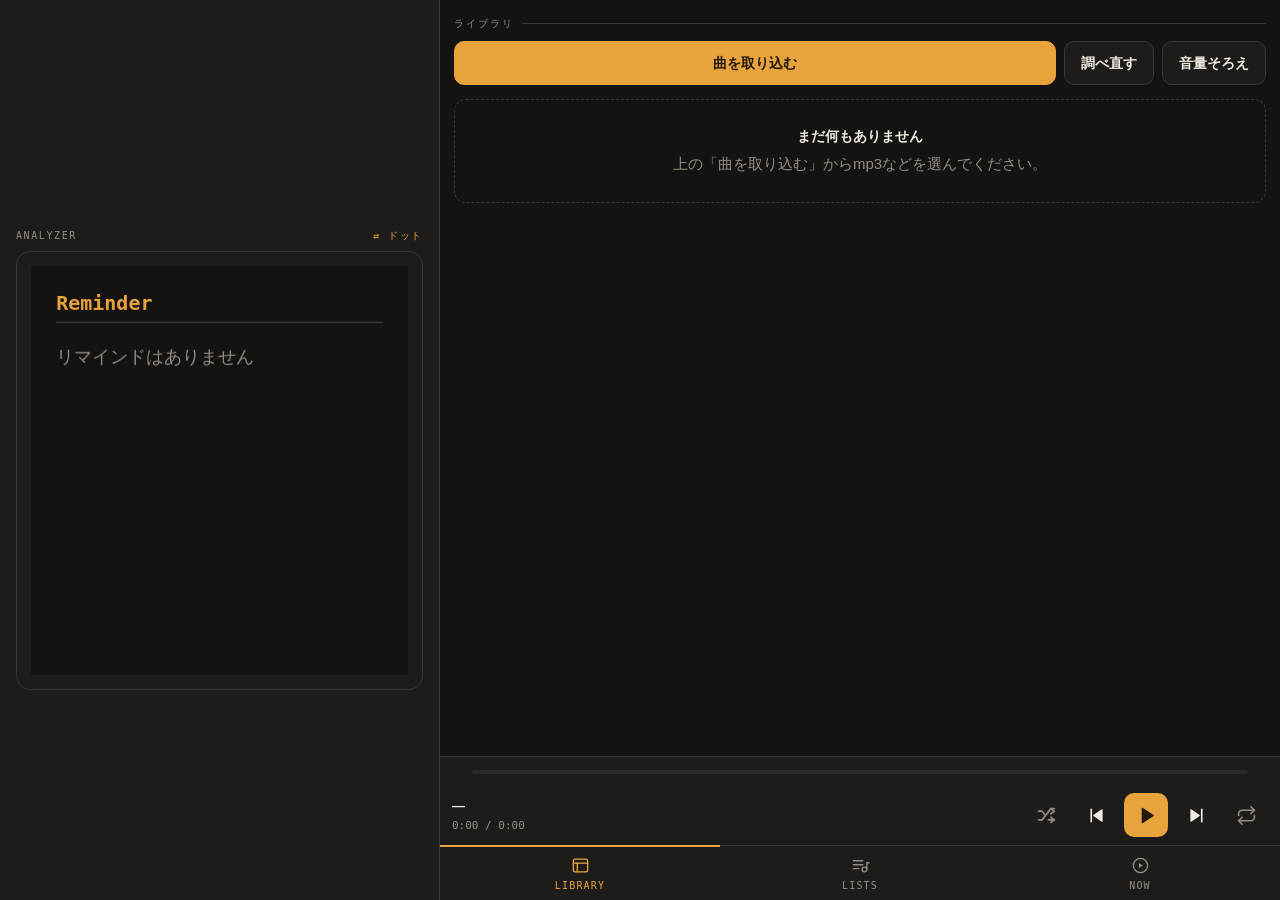
<file: VDEK-main/index.html>
<!DOCTYPE html>
<html lang="ja">
<head>
<meta charset="utf-8">
<meta name="viewport" content="width=device-width, initial-scale=1, viewport-fit=cover, maximum-scale=1">
<meta name="apple-mobile-web-app-capable" content="yes">
<meta name="apple-mobile-web-app-status-bar-style" content="black-translucent">
<meta name="theme-color" content="#141312">
<title>VDECK</title>
<style>
:root{
  --ink:#141312;
  --ink2:#1e1c1a;
  --ink3:#2a2724;
  --line:#3a3633;
  --fg:#efe9e0;
  --dim:#948c82;
  --amber:#e8a33d;
  --amber-d:#8a5f1d;
  --cut:#d9584a;
  --claude-orange:#da7756;
  --mono:ui-monospace,"SF Mono",Menlo,monospace;
  --sys:-apple-system,BlinkMacSystemFont,"Hiragino Sans","Noto Sans JP",sans-serif;
  --top:env(safe-area-inset-top);
  --bot:env(safe-area-inset-bottom);
}
*{box-sizing:border-box;-webkit-tap-highlight-color:transparent}
html,body{margin:0;height:100%;overscroll-behavior:none}
body{
  background:var(--ink);color:var(--fg);font-family:var(--sys);
  font-size:15px;line-height:1.5;
  display:flex;flex-direction:column;
  -webkit-text-size-adjust:100%;
}
#sideAnalyzer{display:none}
#mainCol{display:flex;flex-direction:column;flex:1;min-height:0;width:100%}
.analyzerWrap{display:none}
.analyzerWrap.on{display:block}
.videoStage{display:none}
.videoStage.on{display:block}

/* ---- 横画面：左に偽アナライザーを固定、右にいつも通りの画面を並べる ---- */
@media (orientation:landscape){
  body{flex-direction:row}
  #sideAnalyzer{
    display:flex;flex-direction:column;justify-content:center;
    width:42%;max-width:440px;flex:none;padding:16px;
    background:var(--ink2);border-right:1px solid var(--line);
  }
  #mainCol{flex:1;min-width:0}
  #pane-now .anToggle,#pane-now .analyzerWrap,#pane-now .videoStage{display:none!important}
}
button,input,select{font:inherit;color:inherit}
button{background:none;border:0;padding:0;cursor:pointer}

header{
  display:none;
}
header h1{
  margin:0;font-family:var(--mono);font-size:15px;letter-spacing:.22em;
  font-weight:600;color:var(--amber);cursor:pointer;
  padding:2px 4px;margin:-2px -4px;border-radius:6px;
}
header h1:active{background:var(--ink3)}
header .sub{font-family:var(--mono);font-size:10px;color:var(--dim);letter-spacing:.1em}
header .quota{margin-left:auto;font-family:var(--mono);font-size:10px;color:var(--dim)}

main{flex:1;overflow-y:auto;-webkit-overflow-scrolling:touch;padding-bottom:8px}
.pane{display:none;padding:14px 14px 24px}
.pane.on{display:block}

.eyebrow{
  font-family:var(--mono);font-size:10px;letter-spacing:.2em;color:var(--dim);
  text-transform:uppercase;margin:2px 0 10px;display:flex;align-items:center;gap:8px;
}
.eyebrow::after{content:"";flex:1;height:1px;background:var(--line)}

.btn{
  min-height:44px;padding:0 16px;border:1px solid var(--line);border-radius:10px;
  background:var(--ink2);display:inline-flex;align-items:center;justify-content:center;
  gap:8px;font-size:14px;font-weight:600;
}
.btn:active{background:var(--ink3)}
.btn.pri{background:var(--amber);color:#231a08;border-color:var(--amber)}
.btn.pri:active{background:#c9871f}
.btn.cut{border-color:var(--cut);color:var(--cut)}
.btn.wide{width:100%}
.btn.sm{min-height:36px;padding:0 12px;font-size:13px;font-weight:500}
.row{display:flex;gap:8px;flex-wrap:wrap}

.card{
  display:flex;gap:12px;align-items:center;padding:10px;
  background:var(--ink2);border:1px solid var(--line);border-radius:12px;margin-bottom:8px;
}
.card:active{background:var(--ink3)}
.thumb{
  width:82px;height:48px;flex:none;border-radius:7px;background:var(--ink3);
  object-fit:cover;display:block;
}
.thumb.ph{display:flex;align-items:center;justify-content:center;font-family:var(--mono);font-size:9px;color:var(--dim)}
.meta{flex:1;min-width:0}
.ttl{font-size:14px;font-weight:600;white-space:nowrap;overflow:hidden;text-overflow:ellipsis}
.sub2{font-family:var(--mono);font-size:11px;color:var(--dim);margin-top:2px}
.card .more{width:38px;height:38px;flex:none;display:flex;align-items:center;justify-content:center;color:var(--dim);font-size:20px}

.empty{
  border:1px dashed var(--line);border-radius:12px;padding:26px 18px;text-align:center;color:var(--dim);
}
.empty b{display:block;color:var(--fg);font-size:14px;margin-bottom:6px}

.anToggle{
  font-family:var(--mono);font-size:10px;letter-spacing:.16em;color:var(--dim);
  margin:18px 0 8px;text-transform:uppercase;
  display:flex;align-items:center;justify-content:space-between;gap:8px;cursor:pointer;
}
.anToggle .sw{color:var(--amber)}
.analyzerWrap{
  padding:14px;border-radius:14px;
  background:var(--ink2);border:1px solid var(--line);
  overflow:hidden;cursor:pointer;
}
/* #analyzer/#analyzer2は「reminder」モード時のみ表示するcanvas（テキスト描画専用）。
   以前はドット演出もこのcanvasに毎フレームJSで描いていたが、2026-08-19に
   ドット演出は.sparkGrid（CSSアニメのみ）へ分離し、canvasはreminderモードの
   時だけ.onクラスで表示する方式に変更した（詳細は下部JSコメント参照） */
#analyzer,#analyzer2{display:none;width:100%;aspect-ratio:23/25;cursor:pointer;margin:0 auto}
#analyzer.on,#analyzer2.on{display:block}

/* ===== ドット演出（sparkGrid、2026-08-19にcanvas毎フレーム描画から置き換え） =====
   旧実装は毎フレームJSでgetComputedStyle/getBoundingClientRectを2回ずつ呼んで
   575マス(23×25)を再計算・再描画しており、これがVDECK再生中の発熱の主因だった。
   新実装はマスをdivとして一度だけ生成し、あとはCSS keyframesの明滅アニメに
   完全に任せる（JSのrequestAnimationFrameループ自体を廃止）。 */
.sparkGrid{
  display:none; grid-template-columns:repeat(23,1fr); gap:3px;
  width:100%; aspect-ratio:23/25; margin:0 auto;
}
.sparkGrid.on{display:grid}
.sparkGrid .cell{
  border-radius:1px; background:var(--ink3);
  animation:vdSparkFlicker 3s ease-in-out infinite;
}
@keyframes vdSparkFlicker{
  0%,100%{ background:var(--ink3); }
  50%{ background:var(--claude-orange); }
}
/* 横向きは#sideAnalyzerの42%枠内に収まるよう、おじさん要望で3割ほど小さく表示する（2026-08-19） */
@media (orientation:landscape){
  .sparkGrid{ width:70%; }
}
.videoStage{
  width:100%;border-radius:14px;overflow:hidden;background:#000;
}
.videoStage video{width:100%;display:block;cursor:pointer}

#transport{
  border-top:1px solid var(--line);background:var(--ink2);
  padding:8px 12px calc(var(--bot) + 8px);
}
#tBar{height:14px;padding:5px 20px;margin-bottom:4px;box-sizing:content-box;
  background:none;cursor:pointer}
#tBarIn{height:4px;background:var(--ink3);border-radius:2px;overflow:hidden}
#tFill{height:100%;background:var(--amber);width:0}
.tRow{display:flex;align-items:center;gap:6px}
.tRow .np{flex:1;min-width:0}
.tRow .np .ttl{font-size:13px}
.ctl{width:44px;height:44px;display:flex;align-items:center;justify-content:center;
  border-radius:10px;color:var(--dim)}
.ctl svg{width:21px;height:21px;fill:none;stroke:currentColor;stroke-width:1.9;
  stroke-linecap:round;stroke-linejoin:round}
.ctl:active{background:var(--ink3)}
.ctl.on{color:var(--amber)}
.ctl.big{background:var(--amber);color:#231a08}
.ctl.big svg{width:23px;height:23px}
.ctl#bPrev,.ctl#bNext{color:var(--fg)}

nav{
  display:flex;border-top:1px solid var(--line);background:var(--ink2);
  padding-bottom:var(--bot);
}
nav button{
  flex:1;padding:9px 0 7px;font-family:var(--mono);font-size:10px;letter-spacing:.12em;
  color:var(--dim);display:flex;flex-direction:column;align-items:center;gap:3px;
  border-top:2px solid transparent;margin-top:-1px;min-height:52px;
}
nav button svg{width:19px;height:19px;fill:none;stroke:currentColor;stroke-width:1.7;
  stroke-linecap:round;stroke-linejoin:round}
nav button.on{color:var(--amber);border-top-color:var(--amber)}

#veil{position:fixed;inset:0;background:rgba(0,0,0,.6);display:none;z-index:40}
#veil.on{display:block}
#sheet{
  position:fixed;left:0;right:0;bottom:0;z-index:41;background:var(--ink2);
  border-top:1px solid var(--line);border-radius:18px 18px 0 0;
  padding:14px 14px calc(var(--bot) + 14px);transform:translateY(110%);
  transition:transform .22s ease;max-height:88vh;overflow-y:auto;
}
#sheet.on{transform:translateY(0)}
#sheet h3{margin:2px 0 12px;font-size:15px}
#sheet .opt{
  display:block;width:100%;text-align:left;padding:13px 12px;border-radius:10px;
  background:var(--ink3);margin-bottom:7px;font-size:14px;
}
#sheet .opt.danger{color:var(--cut)}
#sheet .opt{white-space:pre-line;line-height:1.45}
input[type=text]{
  width:100%;min-height:44px;padding:0 12px;border-radius:10px;
  background:var(--ink3);border:1px solid var(--line);
}
#toast{
  position:fixed;left:50%;bottom:calc(var(--bot) + 92px);transform:translate(-50%,14px);
  background:var(--fg);color:var(--ink);padding:9px 16px;border-radius:20px;
  font-size:13px;font-weight:600;opacity:0;pointer-events:none;transition:.2s;z-index:60;
}
#toast.on{opacity:1;transform:translate(-50%,0)}
.hint{font-size:12px;color:var(--dim);line-height:1.6}
</style>
</head>
<body>

<input type="file" id="pickBgVideo" accept="video/*" hidden>

<div id="sideAnalyzer">
  <div class="anToggle" id="anCapSide">analyzer<span class="sw" id="anSwitch2">⇄ 動画</span></div>
  <div class="analyzerWrap on" id="dotsBoxSide"><div class="sparkGrid" id="sparkGridSide"></div><canvas id="analyzer2"></canvas></div>
  <div class="videoStage" id="videoBoxSide"><video id="bgVid2" muted loop playsinline></video></div>
</div>
<div id="mainCol">

<header>
  <h1 id="brand">VDECK</h1>
  <span class="sub">v1</span>
  <span class="quota" id="quota"></span>
</header>

<main>
  <section class="pane on" id="pane-lib">
    <div class="eyebrow">ライブラリ</div>
    <div class="row" style="margin-bottom:14px">
      <label class="btn pri" style="flex:1">
        曲を取り込む
        <input type="file" id="pick" accept="audio/*,.mp3,.m4a,.wav,.aac,.flac" multiple hidden>
      </label>
      <button class="btn" id="fixAll">調べ直す</button>
      <button class="btn" id="normAll">音量そろえ</button>
    </div>
    <div id="libList"></div>
  </section>

  <section class="pane" id="pane-pl">
    <div class="eyebrow">再生リスト</div>
    <button class="btn wide" id="newPl" style="margin-bottom:14px">＋ 新しいリストを作る</button>
    <div id="plList"></div>
  </section>

  <section class="pane" id="pane-now">
    <audio id="vid" preload="metadata"></audio>
    <div>
      <div class="anToggle" id="anCapNow">analyzer<span class="sw" id="anSwitch">⇄ 動画</span></div>
      <div class="analyzerWrap on" id="dotsBoxNow">
        <div class="sparkGrid" id="sparkGridNow"></div>
        <canvas id="analyzer"></canvas>
      </div>
      <div class="videoStage" id="videoBoxNow">
        <video id="bgVid" muted loop playsinline></video>
      </div>

    </div>
  </section>
</main>

<div id="transport">
  <div id="tBar"><div id="tBarIn"><div id="tFill"></div></div></div>
  <div class="tRow">
    <div class="np"><div class="ttl" id="miniTitle">—</div>
      <div class="sub2" id="miniTime">0:00 / 0:00</div></div>
    <button class="ctl" id="bShuffle" aria-label="ランダム"><svg viewBox="0 0 24 24"><path d="M17 4l4 3-4 3"/><path d="M17 14l4 3-4 3"/><path d="M3 7h4l3 4"/><path d="M3 17h4l10-13h4"/><path d="M14 17h7"/></svg></button>
    <button class="ctl" id="bPrev" aria-label="前へ"><svg viewBox="0 0 24 24"><path d="M6 5v14" stroke-linecap="round"/><path d="M19 5.5v13a.7.7 0 0 1-1.1.6L8.5 12.6a.7.7 0 0 1 0-1.2l9.4-6.5a.7.7 0 0 1 1.1.6z" fill="currentColor" stroke="none"/></svg></button>
    <button class="ctl big" id="bPlay" aria-label="再生"><svg viewBox="0 0 24 24" id="icPlay"><path d="M7 4.5v15a.6.6 0 0 0 .93.5l11.5-7.5a.6.6 0 0 0 0-1L7.93 4a.6.6 0 0 0-.93.5z" fill="currentColor" stroke="none"/></svg></button>
    <button class="ctl" id="bNext" aria-label="次へ"><svg viewBox="0 0 24 24"><path d="M18 5v14" stroke-linecap="round"/><path d="M5 5.5v13a.7.7 0 0 0 1.1.6l9.4-6.5a.7.7 0 0 0 0-1.2L6.1 4.9A.7.7 0 0 0 5 5.5z" fill="currentColor" stroke="none"/></svg></button>
    <button class="ctl" id="bRepeat" aria-label="繰り返し"><svg viewBox="0 0 24 24" id="icRepeat"><path d="M17 2l4 4-4 4"/><path d="M3 12V10a4 4 0 0 1 4-4h14"/><path d="M7 22l-4-4 4-4"/><path d="M21 12v2a4 4 0 0 1-4 4H3"/></svg></button>
  </div>
</div>

<nav>
  <button class="on" data-p="lib"><svg viewBox="0 0 24 24"><rect x="3" y="4" width="18" height="16" rx="2"/><path d="M3 9h18M8 9v11"/></svg>LIBRARY</button>
  <button data-p="pl"><svg viewBox="0 0 24 24"><path d="M3 6h12M3 11h12M3 16h7"/><circle cx="17" cy="17" r="3"/><path d="M20 17V8l3 1"/></svg>LISTS</button>
  <button data-p="now"><svg viewBox="0 0 24 24"><circle cx="12" cy="12" r="9"/><path d="M10 8.8v6.4l5-3.2z" fill="currentColor" stroke="none"/></svg>NOW</button>
</nav>

</div>

<div id="veil"></div>
<div id="sheet"></div>
<div id="toast"></div>

<script>
"use strict";
const DBN="vdeck",DBV=4;let db;
function openDB(){return new Promise((res,rej)=>{const r=indexedDB.open(DBN,DBV);
 r.onupgradeneeded=e=>{const d=e.target.result;
  ["videos","clips","playlists","chunks","bgvideo","rimaface"].forEach(s=>{if(!d.objectStoreNames.contains(s))d.createObjectStore(s,{keyPath:"id"})});};
 r.onsuccess=e=>{db=e.target.result;res()};r.onerror=()=>rej(r.error);});}
function tx(s,m){return db.transaction(s,m).objectStore(s);}
function put(s,v){return new Promise((res,rej)=>{const r=tx(s,"readwrite").put(v);r.onsuccess=()=>res(v);r.onerror=()=>rej(r.error);});}
function del(s,id){return new Promise((res,rej)=>{const r=tx(s,"readwrite").delete(id);r.onsuccess=res;r.onerror=()=>rej(r.error);});}
function all(s){return new Promise((res,rej)=>{const r=tx(s,"readonly").getAll();r.onsuccess=()=>res(r.result||[]);r.onerror=()=>rej(r.error);});}
function one(s,id){return new Promise((res,rej)=>{const r=tx(s,"readonly").get(id);r.onsuccess=()=>res(r.result);r.onerror=()=>rej(r.error);});}
const uid=()=>Date.now().toString(36)+Math.random().toString(36).slice(2,7);

let VIDEOS=[],PLAYLISTS=[];
let queue=[],qi=-1,shuffle=false,repeat="off",curURL=null,curVid=null;

const $=s=>document.querySelector(s),$$=s=>[...document.querySelectorAll(s)];
const vid=$("#vid");

function fmt(t){if(!isFinite(t)||t<0)t=0;const m=Math.floor(t/60),s=Math.floor(t%60);return m+":"+String(s).padStart(2,"0");}
function fmt1(t){if(!isFinite(t)||t<0)t=0;const m=Math.floor(t/60),s=(t%60).toFixed(1).padStart(4,"0");return m+":"+s;}
function mb(b){return b>=1073741824?(b/1073741824).toFixed(1)+"GB":Math.round(b/1048576)+"MB";}
let tT;function toast(m){const e=$("#toast");e.textContent=m;e.classList.add("on");clearTimeout(tT);tT=setTimeout(()=>e.classList.remove("on"),1800);}

function sheet(title,opts){
  const s=$("#sheet");s.innerHTML="<h3>"+title+"</h3>";
  opts.forEach(o=>{
    if(o.isLabelFor){
      const l=document.createElement("label");l.className="opt";
      l.setAttribute("for",o.isLabelFor);l.textContent=o.label;
      l.onclick=()=>setTimeout(closeSheet,50);
      s.appendChild(l);return;
    }
    const b=document.createElement("button");b.className="opt"+(o.danger?" danger":"");
    b.textContent=o.label;b.onclick=()=>{closeSheet();setTimeout(o.fn,180)};s.appendChild(b);
  });
  const c=document.createElement("button");c.className="opt";c.textContent="キャンセル";c.onclick=closeSheet;s.appendChild(c);
  $("#veil").classList.add("on");requestAnimationFrame(()=>s.classList.add("on"));
}
function sheetInput(title,ph,val,fn){
  const s=$("#sheet");s.innerHTML="<h3>"+title+"</h3>";
  const i=document.createElement("input");i.type="text";i.placeholder=ph;i.value=val||"";s.appendChild(i);
  const r=document.createElement("div");r.className="row";r.style.marginTop="10px";
  const ok=document.createElement("button");ok.className="btn pri";ok.style.flex="1";ok.textContent="決定";
  ok.onclick=()=>{const v=i.value.trim();if(!v)return;closeSheet();setTimeout(()=>fn(v),180)};
  const ng=document.createElement("button");ng.className="btn";ng.textContent="やめる";ng.onclick=closeSheet;
  r.append(ok,ng);s.appendChild(r);
  $("#veil").classList.add("on");requestAnimationFrame(()=>s.classList.add("on"));
  setTimeout(()=>i.focus(),260);
}
function closeSheet(){$("#sheet").classList.remove("on");$("#veil").classList.remove("on");}
$("#veil").onclick=closeSheet;

async function relink(){
  const byId=new Set(VIDEOS.map(v=>v.id));
  let fixP=0,lostP=0;
  for(const p of PLAYLISTS){
    let changed=false;
    p.items=p.items.filter(it=>{
      const alive=byId.has(it.refId);
      if(!alive){lostP++;changed=true;return false;}
      return true;
    });
    if(changed){await put("playlists",p);fixP++;}
  }
  await reload();
  sheet("修復しました",[
    "手直しした再生リスト\n"+fixP+" 件",
    "リストから外した項目\n"+lostP+" 件",
  ].map(t=>({label:t,fn:()=>{}})));
}
function carDiag(){
  const ms=("mediaSession" in navigator);
  let handlers="不明";
  if(ms){
    try{navigator.mediaSession.setActionHandler("nexttrack",()=>next());handlers="受け付けています"}
    catch(_){handlers="受け付けられません"}
  }
  const meta=ms&&navigator.mediaSession.metadata;
  sheet("車での再生 診断",[
    "曲情報の窓口\n"+(ms?"使えます":"使えません（このブラウザは未対応）"),
    "ステアリング操作の受け口\n"+handlers,
    "ナビに送っている曲名\n"+(meta?meta.title:"未設定"),
    "ナビに送っている元曲名\n"+(meta&&meta.artist?meta.artist:"未設定"),
    "ジャケット画像\n"+(meta&&meta.artwork&&meta.artwork.length?"送っています":"なし（サムネ未設定）"),
    "再生状態\n"+((ms&&navigator.mediaSession.playbackState)||"未設定"),
    "音量\n"+Math.round(vid.volume*100)+"%"+(vid.muted?"（消音中）":""),
  ].map(t=>({label:t,fn:()=>{}})));
}

$("#brand").onclick=()=>{
  sheet("VDECK v1",[
    {label:"再読み込み",fn:()=>location.reload()},
    {label:"迷子のリストを修復する",fn:()=>relink()},
    {label:"車での再生を診断する",fn:()=>carDiag()},
    {label:"背景動画を選ぶ／変える",isLabelFor:"pickBgVideo"},
    {label:"強制更新（キャッシュを捨てて最新を取得）",fn:async()=>{
      try{
        if(window.caches){const ks=await caches.keys();await Promise.all(ks.map(k=>caches.delete(k)));}
        if(navigator.serviceWorker){
          const rs=await navigator.serviceWorker.getRegistrations();
          await Promise.all(rs.map(r=>r.unregister()));
        }
      }catch(_){}
      const u=location.origin+location.pathname+"?v="+Date.now();
      location.replace(u);
    }},
    {label:"保存状況を見る",fn:async()=>{
      let usage=0,quota=0;
      try{const e=await navigator.storage.estimate();usage=e.usage||0;quota=e.quota||0}catch(_){}
      let chunks=0;try{chunks=(await all("chunks")).length}catch(_){}
      sheet("保存状況",[
        "使用中\n"+mb(usage),
        "使える上限（目安）\n"+(quota?mb(quota):"不明"),
        "曲 / リスト\n"+VIDEOS.length+" / "+PLAYLISTS.length+" 件",
        "保存されている かけら\n"+chunks+" 個",
      ].map(t=>({label:t,fn:()=>{}})));
    }},
  ]);
};
function go(p){
  const btn=$$("nav button").find(b=>b.dataset.p===p);
  $$("nav button").forEach(x=>x.classList.toggle("on",x===btn));
  $$(".pane").forEach(s=>s.classList.remove("on"));
  const pane=$("#pane-"+p);
  if(pane){pane.classList.add("on");
    const m=$("main");
    if(m){
      m.scrollTop=0;
      m.style.overflowY=(p==="now")?"hidden":"auto";
    }}
}
$$("nav button").forEach(b=>b.addEventListener("click",()=>go(b.dataset.p)));

$("#pick").onchange=async e=>{
  const files=[...e.target.files];e.target.value="";
  if(!files.length)return;
  if(navigator.storage&&navigator.storage.persist)navigator.storage.persist().catch(()=>{});
  const ng=[];const added=[];
  for(const f of files){
    toast("保存中… "+f.name.slice(0,18));
    const id=await store(f);
    if(id)added.push(id);else ng.push([f.name,lastErr||"保存に失敗",f]);
  }
  await reload();
  if(!added.length){report(ng,0);return;}
  toast(added.length+"本 保存しました。長さを調べます…");
  for(const id of added){
    const rec=await one("videos",id);
    if(rec){try{await repair(rec,true)}catch(_){}}
  }
  await reload();
  if(ng.length)report(ng,added.length);else toast(added.length+"本 取り込みました");
};
$("#pickBgVideo").onchange=async e=>{
  const f=e.target.files[0];e.target.value="";
  if(!f)return;
  toast("背景動画を保存中…");
  const ok=await storeBgVideo(f);
  if(ok){await loadBgVideo();toast("背景動画を更新しました。アナライザーの「⇄ 動画」で切り替えられます");}
};
/* ===== アーティスト名の読み取り =====
   曲ファイルの中に埋め込まれているタグから、アーティスト名を取り出す。
   外部ライブラリ（jsmediatags等）は使わず自前で読む（このアプリはCDN不使用のため）。
     mp3  … ID3v2 の TPE1（無ければ末尾の ID3v1）
     m4a  … moov > udta > meta > ilst > ©ART
     flac … VORBIS_COMMENT の ARTIST
     wav  … タグを持たないのが普通なので空（音量そろえで焼き直した曲もこれになる）
   文字コード：ID3v2は規格上ISO-8859-1かUTF-16だが、国産ソフトが平気で
   Shift_JISを書き込んでくる違反ファイルが多いため、総当たりで判定する。 */
const _rd=(b,s,e)=>b.slice(s,e).arrayBuffer().then(a=>new Uint8Array(a));
const _str=(a,i,n)=>{let s="";const end=Math.min(a.length,i+n);for(let k=i;k<end;k++)s+=String.fromCharCode(a[k]);return s;};
const _u32=(a,i)=>((a[i]<<24|a[i+1]<<16|a[i+2]<<8|a[i+3])>>>0);
const _ss=(a,i)=>((a[i]&0x7f)<<21)|((a[i+1]&0x7f)<<14)|((a[i+2]&0x7f)<<7)|(a[i+3]&0x7f);
function _dec(u8){
  let end=u8.length;while(end>0&&u8[end-1]===0)end--;
  let st=0;while(st<end&&u8[st]===0)st++;
  u8=u8.subarray(st,end);
  if(!u8.length)return "";
  for(const enc of ["utf-8","shift_jis"]){
    try{const s=new TextDecoder(enc,{fatal:true}).decode(u8);if(s)return s}catch(_){}
  }
  try{return new TextDecoder("iso-8859-1").decode(u8)}catch(_){return ""}
}
function _decID3(u8,encByte){
  if(encByte===1||encByte===2){
    let be=encByte===2,b=u8;
    if(u8[0]===0xFF&&u8[1]===0xFE){be=false;b=u8.subarray(2);}
    else if(u8[0]===0xFE&&u8[1]===0xFF){be=true;b=u8.subarray(2);}
    try{return new TextDecoder(be?"utf-16be":"utf-16le").decode(b).replace(/\0/g,"")}catch(_){}
  }
  return _dec(u8);
}
async function _id3v2Artist(blob){
  const h=await _rd(blob,0,10);
  if(h.length<10||_str(h,0,3)!=="ID3")return "";
  const ver=h[3],size=_ss(h,6);
  if(size<=0||size>blob.size)return "";
  const body=await _rd(blob,10,10+size);
  const small=ver<=2,idLen=small?3:4,hdr=small?6:10,want=small?"TP1":"TPE1";
  let p=0;
  while(p+hdr<=body.length){
    const id=_str(body,p,idLen);
    if(!/^[A-Z0-9]+$/.test(id))break;
    let fs;
    if(small)fs=(body[p+3]<<16)|(body[p+4]<<8)|body[p+5];
    else if(ver===3)fs=_u32(body,p+4);
    else fs=_ss(body,p+4);
    if(fs<=0||p+hdr+fs>body.length)break;
    if(id===want){
      const f=body.subarray(p+hdr,p+hdr+fs);
      const s=_decID3(f.subarray(1),f[0]).trim();
      if(s)return s;
    }
    p+=hdr+fs;
  }
  return "";
}
async function _id3v1Artist(blob){
  if(blob.size<128)return "";
  const t=await _rd(blob,blob.size-128,blob.size);
  if(_str(t,0,3)!=="TAG")return "";
  return _dec(t.subarray(33,63)).trim();
}
async function _mp4Artist(blob){
  // 目当ての箱（atom）まで階層を降りる。moovはファイル末尾に置かれることもある。
  async function walk(start,end,path,depth){
    let p=start;
    while(p+8<=end){
      const h=await _rd(blob,p,Math.min(end,p+16));
      if(h.length<8)break;
      let size=_u32(h,0),hs=8;
      const type=_str(h,4,4);
      if(size===1){if(h.length<16)break;size=_u32(h,8)*4294967296+_u32(h,12);hs=16;}
      else if(size===0)size=end-p;
      if(size<hs||p+size>end)break;
      if(type===path[depth]){
        if(depth===path.length-1)return {start:p+hs,end:p+size};
        const inner=p+hs+(type==="meta"?4:0);
        const r=await walk(inner,p+size,path,depth+1);
        if(r)return r;
      }
      p+=size;
    }
    return null;
  }
  const r=await walk(0,blob.size,["moov","udta","meta","ilst"],0);
  if(!r)return "";
  let p=r.start;
  while(p+8<=r.end){
    const h=await _rd(blob,p,p+8);
    if(h.length<8)break;
    const size=_u32(h,0),type=_str(h,4,4);
    if(size<8||p+size>r.end)break;
    if(type==="©ART"||type==="aART"){
      const d=await _rd(blob,p+8,p+size);
      if(d.length>16&&_str(d,4,4)==="data"){
        const s=_dec(d.subarray(16)).trim();
        if(s)return s;
      }
    }
    p+=size;
  }
  return "";
}
async function _flacArtist(blob){
  const h=await _rd(blob,0,4);
  if(_str(h,0,4)!=="fLaC")return "";
  let p=4;
  for(let i=0;i<32;i++){
    const b=await _rd(blob,p,p+4);
    if(b.length<4)break;
    const last=b[0]&0x80,type=b[0]&0x7f,len=(b[1]<<16)|(b[2]<<8)|b[3];
    if(type===4){
      const c=await _rd(blob,p+4,p+4+len);
      const dv=new DataView(c.buffer,c.byteOffset,c.byteLength);
      let q=0;
      if(q+4>c.length)return "";
      q+=4+dv.getUint32(q,true);
      if(q+4>c.length)return "";
      const n=dv.getUint32(q,true);q+=4;
      for(let k=0;k<n&&q+4<=c.length;k++){
        const l=dv.getUint32(q,true);q+=4;
        const s=_dec(c.subarray(q,q+l));q+=l;
        const m=/^ARTIST=([\s\S]*)$/i.exec(s);
        if(m&&m[1].trim())return m[1].trim();
      }
      return "";
    }
    p+=4+len;
    if(last)break;
  }
  return "";
}
async function readArtist(blob){
  if(!blob||!blob.size)return "";
  try{
    const head=await _rd(blob,0,12);
    if(head.length<8)return "";
    if(_str(head,0,3)==="ID3"){const a=await _id3v2Artist(blob);if(a)return a;}
    if(_str(head,4,4)==="ftyp"){const a=await _mp4Artist(blob);if(a)return a;}
    if(_str(head,0,4)==="fLaC"){const a=await _flacArtist(blob);if(a)return a;}
    return await _id3v1Artist(blob);
  }catch(_){return ""}
}

const CHUNK=8*1048576;
let lastErr="";
async function store(f){
  const id=uid(),type=f.type||"audio/mpeg";
  const n=Math.max(1,Math.ceil(f.size/CHUNK));
  lastErr="";
  try{
    for(let i=0;i<n;i++){
      const buf=await f.slice(i*CHUNK,Math.min(f.size,(i+1)*CHUNK)).arrayBuffer();
      await put("chunks",{id:id+":"+i,data:buf});
      if(n>4&&i%3===0)toast(f.name.slice(0,16)+" 保存中 "+Math.round((i+1)/n*100)+"%");
    }
    let artist="";try{artist=await readArtist(f)}catch(_){}
    await put("videos",{id,name:f.name.replace(/\.[^.]+$/,""),artist,
      type,size:f.size,chunks:n,dur:0,thumb:null,addedAt:Date.now()});
    return id;
  }catch(err){
    for(let i=0;i<n;i++){try{await del("chunks",id+":"+i)}catch(_){}}
    const nm=(err&&err.name)||String(err);
    lastErr=nm==="QuotaExceededError"?"保存領域がいっぱいです":"保存に失敗 "+nm;
    toast(lastErr);
    return null;
  }
}
let blobCache={id:null,blob:null};
const BLOB_BATCH=16;
async function blobOf(rec){
  if(!rec)return null;
  if(blobCache.id===rec.id&&blobCache.blob)return blobCache.blob;
  let b=null;
  if(rec.chunks){
    let acc=null,batch=[];
    for(let i=0;i<rec.chunks;i++){
      const c=await one("chunks",rec.id+":"+i);
      if(!c)return null;
      batch.push(c.data);
      if(batch.length>=BLOB_BATCH||i===rec.chunks-1){
        acc=acc?new Blob([acc,...batch],{type:rec.type||"audio/mpeg"})
             :new Blob(batch,{type:rec.type||"audio/mpeg"});
        batch=[];
      }
    }
    b=acc;
  }
  else if(rec.data)b=new Blob([rec.data],{type:rec.type||"audio/mpeg"});
  else b=rec.blob||null;
  blobCache={id:rec.id,blob:b};
  return b;
}
async function dropVideo(v){
  if(blobCache.id===v.id)blobCache={id:null,blob:null};
  await del("videos",v.id);
  if(v.chunks)for(let i=0;i<v.chunks;i++){try{await del("chunks",v.id+":"+i)}catch(_){}}
}
function report(ng,ok){
  sheet("取り込めなかったファイル "+ng.length+"件",
    ng.map(([n,r])=>({label:n+"\n→ "+r,fn:()=>{}})).concat([
      {label:"判定を無視して強制的に取り込む",fn:async()=>{
        let c=0;
        for(const [,,f] of ng){if(!f)continue;
          toast("強制取り込み中… "+f.name);
          if(await store(f))c++;}
        await reload();toast(c+"本 強制的に入れました");}},
      {label:"（"+ok+"本は取り込めました）",fn:()=>{}}]));
}

function seekTo(v,t){return new Promise(r=>{
  let f=false;const h=()=>{if(f)return;f=true;v.removeEventListener("seeked",h);clearTimeout(to);r()};
  const to=setTimeout(h,5000);
  v.addEventListener("seeked",h);
  try{v.currentTime=t}catch(_){h()}
});}

function trueDuration(v){return new Promise(r=>{
  let f=false;
  const fin=()=>{if(f)return;f=true;
    v.removeEventListener("seeked",sk);v.removeEventListener("durationchange",dc);clearTimeout(to);
    const d=isFinite(v.duration)&&v.duration>0?v.duration:0;
    r(d);};
  const sk=()=>fin(),dc=()=>{};
  const to=setTimeout(fin,25000);
  v.addEventListener("seeked",sk);v.addEventListener("durationchange",dc);
  try{v.currentTime=1e101}catch(_){fin()}
});}

function probe(src){
  return new Promise(res=>{
    const u=URL.createObjectURL(src),v=document.createElement("audio");
    v.muted=true;v.defaultMuted=true;v.preload="auto";
    v.style.cssText="position:fixed;left:-9999px;top:0;width:1px;height:1px;opacity:0;pointer-events:none";
    document.body.appendChild(v);
    let f=false;
    const fin=r=>{if(f)return;f=true;clearTimeout(to);
      try{v.pause()}catch(_){}
      URL.revokeObjectURL(u);v.removeAttribute("src");
      try{v.load()}catch(_){}
      v.remove();res(r);};
    const to=setTimeout(()=>fin({dur:0,err:"timeout"}),45000);
    v.onerror=()=>fin({dur:0,err:(v.error&&v.error.code===4)?"codec":"read"});
    v.onloadedmetadata=async()=>{
      try{
        try{await v.play()}catch(_){}
        let dur=await trueDuration(v);
        try{v.pause()}catch(_){}
        fin({dur});
      }catch(_){fin({dur:0,err:"read"})}
    };
    v.src=u;
  });
}

async function diagnose(rec){
  toast("調べてます…");
  let found=0,bytes=0;
  if(rec.chunks){
    for(let i=0;i<rec.chunks;i++){
      const c=await one("chunks",rec.id+":"+i);
      if(c&&c.data){found++;bytes+=c.data.byteLength;}
    }
  }else if(rec.data){found=1;bytes=rec.data.byteLength;}
  const b=await blobOf(rec);
  const hdr=b?await mp4Duration(b):0;
  const okAll=bytes===rec.size;
  sheet("診断： "+rec.name,[
    "元ファイルのサイズ\n"+rec.size.toLocaleString()+" B（"+mb(rec.size)+"）",
    "実際に入ってるデータ\n"+bytes.toLocaleString()+" B（"+mb(bytes)+"）",
    "かけらの数\n"+found+" / "+(rec.chunks||1),
    "組み直した結果\n"+(b?b.size.toLocaleString()+" B":"組み直し失敗"),
    "設計図に書いてある長さ\n"+(hdr?fmt(hdr):"読み取れず"),
    "いま表示してる長さ\n"+fmt(rec.dur||0),
    okAll?"データは欠けてません":"データが不足しています： "+mb(rec.size-bytes)+" 足りません"
  ].map(t=>({label:t,fn:()=>{}})));
}
async function repair(rec,quiet){
  const b=await blobOf(rec);
  if(!b||!b.size){if(!quiet)toast("データがありません");return;}
  if(!quiet)toast("調べ直してます… "+rec.name);
  const p=await probe(b);
  if(p.dur)rec.dur=p.dur;
  // 手で入れ直したアーティスト名は上書きしない
  if(!rec.artistManual){const a=await readArtist(b);if(a)rec.artist=a;}
  await put("videos",rec);
  if(!quiet){await reload();toast(p.dur?"長さ "+fmt(p.dur)+" に修正":"読み取れませんでした")}
}
$("#fixAll").onclick=async()=>{
  if(!VIDEOS.length)return;
  for(const v of VIDEOS.slice()){
    const b=await blobOf(v);
    if(!b||!b.size)continue;
    toast("調べ直し中… "+v.name);
    const p=await probe(b);
    if(p.dur)v.dur=p.dur;
    if(!v.artistManual){const a=await readArtist(b);if(a)v.artist=a;}
    await put("videos",v);
  }
  await reload();toast("全部やり直しました");
};

/* ===== 音量そろえ =====
   曲によって音量差があるのを直す機能。
   ⚠️2026-08-19判明：iOS Safari/WKWebView（＝iPhoneのホーム画面PWA）は
   <audio>要素の.volumeプロパティをJSから変更しても実機の音量には反映されない
   仕様のため、旧実装（測定した倍率をvid.volumeに毎回掛けるだけの方式）は
   iPhoneでは実質何も起きていなかった。以前検討したAudioContext＋GainNode
   常時接続版は、このセッションで散々苦労して撤去した「バックグラウンド
   再生が止まる」「タップで音がおかしくなる」不具合を再発させかねないため
   不採用。代わりに「測定した倍率を、音声データ自体（波形）に焼き込んで
   保存し直す」方式に変更した。実際のサンプル値を減衰させてWAVとして
   保存し直すので、.volumeに頼らずiOSでも確実に効く。
   引き換えに「再生しながらその場で微調整するスライダー」は廃止した
   （調整のたびに数分の曲を丸ごと焼き直すのは重すぎるため）。自動測定の
   「音量そろえ」に一本化し、既に十分静か（倍率0.97超）な曲は書き換え
   自体をスキップして容量増加を最小限に抑える（WAVは元のmp3等より
   容量が数倍〜10倍程度に増えるため、変更不要な曲まで焼き直さない）。
   測定・焼き込みは一時的なAudioContextで行うが、再生経路(vid)には
   一切繋がない（このcontextは使い捨てで、mainのvidには触れない）。 */
const TARGET_RMS=0.1;
let measureCtx=null;
function ensureMeasureCtx(){
  if(!measureCtx){
    const AC=window.AudioContext||window.webkitAudioContext;
    if(AC)measureCtx=new AC();
  }
  return measureCtx;
}
function volFromRms(rms){
  if(!rms||rms<=0)return 1;
  return Math.max(0.15,Math.min(1,TARGET_RMS/rms));
}
// AudioBufferを16bit PCM WAVへエンコードしつつ、gain(0〜1)を波形に焼き込む。
// gain<=1前提（このアプリの音量そろえは下げる方向にしか使わないため、
// クリッピング防止のclampはあるが実質発火しない）。
function bufferToWavWithGain(buffer,gain){
  const numCh=buffer.numberOfChannels;
  const sampleRate=buffer.sampleRate;
  const numFrames=buffer.length;
  const blockAlign=numCh*2;
  const dataSize=numFrames*blockAlign;
  const ab=new ArrayBuffer(44+dataSize);
  const view=new DataView(ab);
  const ws=(off,s)=>{for(let i=0;i<s.length;i++)view.setUint8(off+i,s.charCodeAt(i));};
  ws(0,'RIFF');view.setUint32(4,36+dataSize,true);ws(8,'WAVE');
  ws(12,'fmt ');view.setUint32(16,16,true);view.setUint16(20,1,true);
  view.setUint16(22,numCh,true);view.setUint32(24,sampleRate,true);
  view.setUint32(28,sampleRate*blockAlign,true);view.setUint16(32,blockAlign,true);
  view.setUint16(34,16,true);
  ws(36,'data');view.setUint32(40,dataSize,true);
  const chans=[];for(let c=0;c<numCh;c++)chans.push(buffer.getChannelData(c));
  let off=44;
  for(let i=0;i<numFrames;i++){
    for(let c=0;c<numCh;c++){
      let s=chans[c][i]*gain;
      s=Math.max(-1,Math.min(1,s));
      view.setInt16(off,s<0?s*0x8000:s*0x7FFF,true);
      off+=2;
    }
  }
  return new Blob([ab],{type:'audio/wav'});
}
// 測定して、必要なら音量そろえ後の音声データで保存し直すところまで一括で行う。
// 戻り値: {ok, changed, vol}。changed=trueの時だけIndexedDBの中身を書き換えている。
async function measureAndMaybeFix(v){
  const b=await blobOf(v);
  if(!b||!b.size||b.size>300*1048576)return{ok:false};
  const ctx=ensureMeasureCtx();
  if(!ctx)return{ok:false};
  let buf;
  try{buf=await ctx.decodeAudioData(await b.arrayBuffer());}
  catch(_){return{ok:false};}
  const ch=buf.getChannelData(0);
  const step=Math.max(1,Math.floor(ch.length/200000));
  let sum=0,n=0;
  for(let i=0;i<ch.length;i+=step){sum+=ch[i]*ch[i];n++;}
  const rms=Math.sqrt(sum/Math.max(1,n));
  const vol=volFromRms(rms);
  if(vol>0.97)return{ok:true,changed:false,vol};
  const wavBlob=bufferToWavWithGain(buf,vol);
  const oldChunks=v.chunks||0;
  for(let i=0;i<oldChunks;i++){try{await del("chunks",v.id+":"+i);}catch(_){}}
  const n2=Math.max(1,Math.ceil(wavBlob.size/CHUNK));
  for(let i=0;i<n2;i++){
    const chunkBuf=await wavBlob.slice(i*CHUNK,Math.min(wavBlob.size,(i+1)*CHUNK)).arrayBuffer();
    await put("chunks",{id:v.id+":"+i,data:chunkBuf});
  }
  v.type='audio/wav';v.size=wavBlob.size;v.chunks=n2;v.vol=1;v.volApplied=true;v.volFactor=vol;
  delete v.data;
  await put("videos",v);
  if(blobCache.id===v.id)blobCache={id:null,blob:null};
  return{ok:true,changed:true,vol};
}
async function normalizeOne(v){
  toast("音量を測定中… "+v.name);
  const r=await measureAndMaybeFix(v);
  if(!r.ok){toast("測定できませんでした");return;}
  if(!r.changed){toast(v.name+" はそのままで大丈夫そうです");return;}
  await reload();
  toast(v.name+" の音量を ×"+r.vol.toFixed(2)+" に調整しました");
}
$("#normAll").onclick=async()=>{
  if(!VIDEOS.length)return;
  let fixedCount=0;
  for(const v of VIDEOS.slice()){
    toast("音量を確認中… "+v.name);
    const r=await measureAndMaybeFix(v);
    if(r.ok&&r.changed)fixedCount++;
  }
  await reload();
  toast(fixedCount>0?(fixedCount+"曲の音量を調整しました"):"調整が必要な曲はありませんでした");
};

function cardEl(o){
  const d=document.createElement("div");d.className="card";
  const noImg='<div class="thumb ph"><svg viewBox="0 0 24 24" width="20" height="20" fill="none" stroke="currentColor" stroke-width="1.6" stroke-linecap="round" stroke-linejoin="round"><path d="M9 18V5l12-2v13"/><circle cx="6" cy="18" r="3"/><circle cx="18" cy="16" r="3"/></svg></div>';
  d.innerHTML=(o.thumb?'<img class="thumb" src="'+o.thumb+'">':noImg)+
    '<div class="meta"><div class="ttl"></div><div class="sub2"></div></div><button class="more">...</button>';
  d.querySelector(".ttl").textContent=o.title;
  d.querySelector(".sub2").textContent=o.sub;
  d.onclick=e=>{if(e.target.closest(".more"))return;o.tap();};
  d.querySelector(".more").onclick=e=>{e.stopPropagation();o.menu()};
  return d;
}
function renderLib(){
  const w=$("#libList");w.innerHTML="";
  if(!VIDEOS.length){w.innerHTML='<div class="empty"><b>まだ何もありません</b>上の「曲を取り込む」からmp3などを選んでください。</div>';return;}
  VIDEOS.slice().sort((a,b)=>b.addedAt-a.addedAt).forEach(v=>{
    w.appendChild(cardEl({thumb:v.thumb,title:v.name,sub:(v.artist?v.artist+" · ":"")+fmt(v.dur)+" · "+mb(v.size)+(v.data||v.chunks?"":" · 要 再取込"),
      tap:()=>playLibraryFrom(v.id),
      menu:()=>sheet(v.name,[
        {label:"再生する",fn:()=>playLibraryFrom(v.id)},
        {label:"再生リストに追加",fn:()=>addToPlaylist({kind:"video",refId:v.id})},
        {label:"音量をそろえる（測定）",fn:()=>normalizeOne(v)},
        {label:"長さ・アーティスト名を調べ直す",fn:()=>repair(v)},
        {label:"診断する（データが揃ってるか）",fn:()=>diagnose(v)},
        {label:"名前を変える",fn:()=>sheetInput("名前を変える","タイトル",v.name,async n=>{v.name=n;await put("videos",v);await reload();})},
        {label:"アーティスト名を変える",fn:()=>sheetInput("アーティスト名を変える","アーティスト名",v.artist||"",async n=>{
          v.artist=(n||"").trim();v.artistManual=!!v.artist;await put("videos",v);await reload();})},
        {label:"削除する",danger:true,fn:async()=>{
          await dropVideo(v);
          await reload();toast("削除しました");}}
      ])}));
  });
}

function renderPl(){
  const w=$("#plList");w.innerHTML="";
  if(!PLAYLISTS.length){w.innerHTML='<div class="empty"><b>リストがありません</b>お気に入りの順番を作って、まとめて流せます。</div>';return;}
  PLAYLISTS.forEach(p=>{
    const resolved=p.items.map(resolve);
    const ok=resolved.filter(Boolean);
    const lost=p.items.length-ok.length;
    const first=ok[0];
    const th=first?(first.thumb||(VIDEOS.find(v=>v.id===first.videoId)||{}).thumb):null;
    w.appendChild(cardEl({thumb:th,title:p.name,
      sub:ok.length+"曲"+(lost?" · "+lost+"曲が行方不明":""),
      tap:()=>startPlaylist(p),
      menu:()=>sheet(p.name,[
        {label:"最初から再生",fn:()=>startPlaylist(p,false)},
        {label:"ランダムで再生",fn:()=>startPlaylist(p,true)},
        {label:"中身を編集",fn:()=>editPl(p)},
        {label:"名前を変える",fn:()=>sheetInput("名前を変える","リスト名",p.name,async n=>{p.name=n;await put("playlists",p);await reload();})},
      ].concat(lost?[{label:"行方不明の "+lost+" 曲を取り除く",fn:async()=>{
        p.items=p.items.filter(it=>resolve(it));await put("playlists",p);
        await reload();toast("整理しました");}}]:[]).concat([
        {label:"削除する",danger:true,fn:async()=>{await del("playlists",p.id);await reload();toast("削除しました")}}
      ]))}));
  });
}
function resolve(it){
  const v=VIDEOS.find(v=>v.id===it.refId);
  return v?{kind:"video",videoId:v.id,title:v.name,start:0,end:null,thumb:v.thumb}:null;
}
function editPl(p){
  const s=$("#sheet");s.innerHTML="<h3>"+p.name+" の中身</h3>";
  p.items.forEach((it,i)=>{
    const r=resolve(it);const d=document.createElement("div");d.className="row";d.style.marginBottom="6px";
    d.innerHTML='<div class="opt" style="flex:1;margin:0">'+(r?r.title:"(見つかりません)")+'</div>';
    const up=document.createElement("button");up.className="btn sm";up.textContent="上へ";
    up.onclick=async()=>{if(i>0){[p.items[i-1],p.items[i]]=[p.items[i],p.items[i-1]];await put("playlists",p);await reload();editPl(p);}};
    const dn=document.createElement("button");dn.className="btn sm";dn.textContent="下へ";
    dn.onclick=async()=>{if(i<p.items.length-1){[p.items[i+1],p.items[i]]=[p.items[i],p.items[i+1]];await put("playlists",p);await reload();editPl(p);}};
    const rm=document.createElement("button");rm.className="btn sm cut";rm.textContent="削除";
    rm.onclick=async()=>{p.items.splice(i,1);await put("playlists",p);await reload();editPl(p);};
    d.append(up,dn,rm);s.appendChild(d);
  });
  if(!p.items.length)s.insertAdjacentHTML("beforeend",'<p class="hint">まだ空っぽです。ライブラリやクリップの「...」から追加してください。</p>');
  const c=document.createElement("button");c.className="opt";c.style.marginTop="10px";c.textContent="閉じる";c.onclick=closeSheet;s.appendChild(c);
  $("#veil").classList.add("on");requestAnimationFrame(()=>s.classList.add("on"));
}
$("#newPl").onclick=()=>sheetInput("新しい再生リスト","リスト名","",async n=>{
  await put("playlists",{id:uid(),name:n,items:[],createdAt:Date.now()});await reload();toast("作りました");});

function addToPlaylist(item){
  if(!PLAYLISTS.length){sheetInput("先にリストを作ります","リスト名","",async n=>{
    await put("playlists",{id:uid(),name:n,items:[item],createdAt:Date.now()});await reload();toast("追加しました");});return;}
  sheet("どのリストに追加？",PLAYLISTS.map(p=>({label:p.name+"（"+p.items.length+"）",fn:async()=>{
    p.items.push(item);await put("playlists",p);await reload();toast(p.name+" に追加");}})).concat([
    {label:"＋ 新しいリストを作って追加",fn:()=>sheetInput("新しい再生リスト","リスト名","",async n=>{
      await put("playlists",{id:uid(),name:n,items:[item],createdAt:Date.now()});await reload();toast("追加しました");})}]));
}
function startPlaylist(p,sh){
  const q=p.items.map(resolve).filter(Boolean);
  if(!q.length){
    return toast(p.items.length
      ? "中の曲が見つかりません（元曲が消えています）"
      : "このリストは空です");
  }
  if(sh!==undefined){shuffle=sh;syncBtns();}
  playQueue(q,shuffle?Math.floor(Math.random()*q.length):0);
  toast(q.length+"曲を再生します");
}

document.addEventListener("visibilitychange",()=>{
  if(!document.hidden){
    mediaSetup();mediaState();mediaPos();
    const it=queue[qi];if(it)mediaInfo(it);
  }
});

function mediaSetup(){
  if(!("mediaSession" in navigator))return;
  const ms=navigator.mediaSession;
  const set=(k,fn)=>{try{ms.setActionHandler(k,fn)}catch(_){}};
  set("play",()=>vid.play().catch(()=>{}));
  set("pause",()=>vid.pause());
  set("stop",()=>vid.pause());
  set("nexttrack",()=>next());
  set("previoustrack",()=>prev());
  set("seekforward",e=>{const it=queue[qi];if(!it)return;
    const en=it.end||vid.duration||0;
    vid.currentTime=Math.min(en-0.1,vid.currentTime+((e&&e.seekOffset)||15));});
  set("seekbackward",e=>{const it=queue[qi];if(!it)return;
    vid.currentTime=Math.max(it.start||0,vid.currentTime-((e&&e.seekOffset)||15));});
  set("seekto",e=>{const it=queue[qi];if(!it||!e||e.seekTime==null)return;
    vid.currentTime=(it.start||0)+e.seekTime;});
}

// ミニプレイヤーの時間表示の横に出すアーティスト名（setTrackで更新）
let miniArtist="";
function mediaInfo(it){
  if(!("mediaSession" in navigator)||!it)return;
  const v=VIDEOS.find(v=>v.id===it.videoId);
  const art=it.thumb||(v&&v.thumb);
  const meta={title:it.title||"VDECK",artist:(v&&v.artist)||(v?v.name:"VDECK"),album:"VDECK"};
  if(art)meta.artwork=[{src:art,sizes:"320x180",type:"image/jpeg"}];
  try{navigator.mediaSession.metadata=new MediaMetadata(meta)}catch(_){}
}
function mediaState(){
  if(!("mediaSession" in navigator))return;
  try{navigator.mediaSession.playbackState=vid.paused?"paused":"playing"}catch(_){}
}
function mediaPos(){
  if(!("mediaSession" in navigator)||!navigator.mediaSession.setPositionState)return;
  const it=queue[qi];if(!it)return;
  const s=it.start||0,en=it.end||vid.duration||0;
  const dur=Math.max(0,en-s);
  if(!isFinite(dur)||dur<=0)return;
  try{navigator.mediaSession.setPositionState({
    duration:dur,playbackRate:vid.playbackRate||1,
    position:Math.max(0,Math.min(dur,vid.currentTime-s))});}catch(_){}
}
function playQueue(q,i){queue=q;qi=i;preload={qi:null,videoId:null,url:null};shuffleBag=[];go("now");load(true);}
function playLibraryFrom(videoId){
  const q=VIDEOS.slice().sort((a,b)=>b.addedAt-a.addedAt)
    .map(v=>({kind:"video",videoId:v.id,title:v.name,start:0,end:null}));
  const i=q.findIndex(it=>it.videoId===videoId);
  playQueue(q,i>=0?i:0);
}
let skipGuard=0;
/* スマホがスリープ中（画面ロック中）だと、曲が終わってから次の曲データを
   IndexedDBから読みに行く「その場読み込み」だと間に合わないことがある。
   音が止まった瞬間にブラウザがこのページのJS実行を後回しにし始めるらしく、
   読み込みが終わる前にタイムアウトしたように固まってしまう。
   対策として、今の曲を再生し始めたタイミングで次の曲のデータを
   あらかじめ用意しておき、曲が終わった瞬間はURLを差し替えるだけで
   済むようにする（音が鳴ってる間に重い読み込みを終わらせておく） */
let preload={qi:null,videoId:null,url:null};
/* ===== ランダム再生の偏り対策 =====
   以前はMath.random()で毎回完全ランダムに選んでいた（直前の曲だけ除外）。
   これだと数学的には均等でも、体感では同じ曲が短時間に何度も当たったり
   逆に全然出てこない曲が出たりする（「トランプの山を毎回シャッフルし直す」
   方式の宿命）。なので「山（bag）を1回作って端から引いていき、山が空に
   なったらまた作り直す」方式に変更。これで全曲を1周してから次の1周に
   入るようになり、体感の偏りが減る */
let shuffleBag=[];
function refillShuffleBag(avoidIdx){
  const arr=queue.map((_,i)=>i);
  for(let i=arr.length-1;i>0;i--){
    const j=Math.floor(Math.random()*(i+1));
    [arr[i],arr[j]]=[arr[j],arr[i]];
  }
  if(arr.length>1&&arr[0]===avoidIdx){
    const swapAt=1+Math.floor(Math.random()*(arr.length-1));
    [arr[0],arr[swapAt]]=[arr[swapAt],arr[0]];
  }
  shuffleBag=arr;
}
function pickNextQi(){
  if(repeat==="one")return qi;
  if(!queue.length)return null;
  if(shuffle){
    if(queue.length<=1)return 0;
    if(!shuffleBag.length)refillShuffleBag(qi);
    return shuffleBag.shift();
  }
  if(qi<queue.length-1)return qi+1;
  if(repeat==="all")return 0;
  return null;
}
async function preloadNextTrack(){
  const nqi=preload.qi!=null?preload.qi:pickNextQi();
  if(nqi==null||nqi===qi)return;
  const it=queue[nqi];if(!it)return;
  if(preload.qi===nqi&&preload.videoId===it.videoId&&preload.url)return; // 用意済み
  try{
    const v=await one("videos",it.videoId);
    if(!v)return;
    const b=await blobOf(v);
    if(!b||!b.size)return;
    if(preload.url)URL.revokeObjectURL(preload.url);
    preload={qi:nqi,videoId:it.videoId,url:URL.createObjectURL(b)};
  }catch(_){}
}
async function load(auto){
  const it=queue[qi];if(!it)return;
  if(curVid!==it.videoId){
    let url,v;
    if(preload.qi===qi&&preload.videoId===it.videoId&&preload.url){
      // 事前に用意しておいたものを使う。IndexedDBの読み込みを待たずに
      // ほぼ即座に切り替えられる
      url=preload.url;
      v=await one("videos",it.videoId);
      preload={qi:null,videoId:null,url:null};
      if(!v){
        if(++skipGuard>=queue.length){skipGuard=0;
          return toast("このリストの曲が見つかりません");}
        return next();
      }
    }else{
      v=await one("videos",it.videoId);
      if(!v){
        if(++skipGuard>=queue.length){skipGuard=0;
          return toast("このリストの曲が見つかりません");}
        return next();
      }
      const b=await blobOf(v);
      if(!b||!b.size){
        if(++skipGuard>=queue.length){skipGuard=0;
          return toast("曲データが壊れています。取り込み直してください");}
        return next();
      }
      url=URL.createObjectURL(b);
    }
    skipGuard=0;
    if(curURL)URL.revokeObjectURL(curURL);
    curURL=url;curVid=it.videoId;vid.src=curURL;vid.load();
    vid.volume=(v.vol!=null?v.vol:1);
  }
  $("#miniTitle").textContent=it.title;
  {const mv=VIDEOS.find(x=>x.id===it.videoId);miniArtist=(mv&&mv.artist)||"";}
  mediaInfo(it);
  const seek=()=>{
    vid.onloadedmetadata=null;
    try{vid.currentTime=it.start||0}catch(_){}
    if(auto)vid.play().catch(()=>toast("再生ボタンを押してください"));
  };
  if(vid.readyState>=1)seek();else vid.onloadedmetadata=seek;
  preloadNextTrack(); // 次の次に備えて、今の曲の「次」を先読みしておく
}
function next(){
  if(repeat==="one")return load(true);
  if(!queue.length)return;
  const nqi=preload.qi!=null?preload.qi:pickNextQi();
  if(nqi==null){vid.pause();return;}
  qi=nqi;
  load(true);
}
function prev(){
  const it=queue[qi];
  if(it&&vid.currentTime-(it.start||0)>3)return vid.currentTime=it.start||0;
  if(qi>0){qi--;load(true);}else if(it){vid.currentTime=it.start||0;}
}
$("#bPlay").onclick=()=>{if(!queue.length)return toast("曲を選んでください");vid.paused?vid.play().catch(()=>{}):vid.pause();};
$("#bNext").onclick=next;$("#bPrev").onclick=prev;
$("#bShuffle").onclick=()=>{shuffle=!shuffle;preload={qi:null,videoId:null,url:null};shuffleBag=[];syncBtns();toast(shuffle?"ランダム ON":"ランダム OFF")};
function setRepeat(mode){
  repeat=mode;preload={qi:null,videoId:null,url:null};syncBtns();
  toast(repeat==="off"?"繰り返し OFF":repeat==="all"?"リスト全体をリピート":"今の曲だけリピート");
}
$("#bRepeat").onclick=()=>{
  sheet("繰り返し",[
    {label:(repeat==="off"?"● ":"○ ")+"繰り返しなし",fn:()=>setRepeat("off")},
    {label:(repeat==="all"?"● ":"○ ")+"リスト全体をリピート",fn:()=>setRepeat("all")},
    {label:(repeat==="one"?"● ":"○ ")+"今の曲だけリピート",fn:()=>setRepeat("one")},
  ]);
};
const IC_PLAY='<path d="M7 4.5v15a.6.6 0 0 0 .93.5l11.5-7.5a.6.6 0 0 0 0-1L7.93 4a.6.6 0 0 0-.93.5z" fill="currentColor" stroke="none"/>';
const IC_PAUSE='<path d="M8 4.5h3v15H8zM13 4.5h3v15h-3z" fill="currentColor" stroke="none"/>';
const IC_REPEAT='<path d="M17 2l4 4-4 4"/><path d="M3 12V10a4 4 0 0 1 4-4h14"/><path d="M7 22l-4-4 4-4"/><path d="M21 12v2a4 4 0 0 1-4 4H3"/>';
const IC_REPEAT1=IC_REPEAT+'<text x="12" y="15" font-size="8.5" font-weight="700" text-anchor="middle" fill="currentColor" stroke="none" font-family="ui-monospace,monospace">1</text>';
function syncBtns(){
  $("#bShuffle").classList.toggle("on",shuffle);
  const r=$("#bRepeat");r.classList.toggle("on",repeat!=="off");
  $("#icRepeat").innerHTML=repeat==="one"?IC_REPEAT1:IC_REPEAT;
  $("#icPlay").innerHTML=vid.paused?IC_PLAY:IC_PAUSE;
  $("#bPlay").setAttribute("aria-label",vid.paused?"再生":"一時停止");
}

/* 再生中の音量表示（「音量 そろえ済み ×0.72」の行）は、見なくていい情報という
   ことで撤去した。音量そろえ機能そのものと volFactor の記録は従来どおり残っている
   （詳細は上の「音量そろえ」セクションのコメント参照）。 */

// === 画面ロック防止（Wake Lock） ===
// 再生中に画面が自動ロックされてバックグラウンドへ回ると、iOS側がページを
// 作り直す（＝再読み込み）ことがあり、その際main.jsの起動処理でHOME画面に
// 戻されてしまう。再生中だけ画面ロックを止めて発生条件を減らす。
let wakeLock=null;
async function requestWakeLock(){
  if(!("wakeLock" in navigator))return;
  try{
    wakeLock=await navigator.wakeLock.request("screen");
    wakeLock.addEventListener("release",()=>{wakeLock=null;});
  }catch(_){wakeLock=null;}
}
async function releaseWakeLock(){
  if(wakeLock){try{await wakeLock.release();}catch(_){}wakeLock=null;}
}
document.addEventListener("visibilitychange",()=>{
  // Wake Lockはタブが隠れると自動で解除される仕様のため、
  // 再生中に画面へ戻ってきたタイミングで再取得する。
  if(!document.hidden&&!vid.paused)requestWakeLock();
});

vid.onplay=vid.onpause=()=>{
  syncBtns();mediaState();mediaPos();
  if(anMode==="video"){
    if(vid.paused){$("#bgVid").pause();$("#bgVid2").pause();}
    else{$("#bgVid").play().catch(()=>{});$("#bgVid2").play().catch(()=>{});}
  }
  if(vid.paused)releaseWakeLock();else requestWakeLock();
};
vid.onended=next;
vid.onerror=()=>{const c=vid.error&&vid.error.code;
  toast(c===4?"iPhoneが再生できない形式です":c===3?"デコード失敗（形式が特殊です）":
        c===2?"データを読み出せません":"再生エラー "+c);};
vid.ontimeupdate=()=>{
  const it=queue[qi];if(!it)return;
  const s=it.start||0,e=it.end||vid.duration||0;
  if(it.end&&vid.currentTime>=it.end-0.03){next();return;}
  const p=e>s?((vid.currentTime-s)/(e-s))*100:0;
  $("#tFill").style.width=Math.max(0,Math.min(100,p))+"%";
  $("#miniTime").textContent=(miniArtist?miniArtist+" · ":"")+fmt(vid.currentTime-s)+" / "+fmt(e-s);
  if((mpTick=(mpTick+1)%8)===0)mediaPos();
};
$("#tBar").onclick=e=>{
  const it=queue[qi];if(!it)return;const r=$("#tBarIn").getBoundingClientRect();
  const s=it.start||0,en=it.end||vid.duration||0;
  const p=Math.max(0,Math.min(1,(e.clientX-r.left)/r.width));
  vid.currentTime=s+(en-s)*p;
};

// ===== REMINDER MODE用の変数はここで先に定義しておく =====
// 理由：起動直後のデフォルトmodeが"reminder"のため、直後のapplyAnMode()が
// 即座にloadReminders()を呼んで_remListに書き込もうとする。_remListの定義が
// もし後方（drawReminderScene関数の近く）にあると、まだ定義されていない変数を
// 先に触ることになりJSがエラーで停止し、それより後ろの処理（openDB()を含む
// 起動処理全体）が丸ごと実行されなくなる（2026-08-19発見・修正）。
const REM_KEY="ojisan_reminders_v1";
const REM_FONT_SYS='-apple-system,BlinkMacSystemFont,"Hiragino Sans","Noto Sans JP",sans-serif';
const REM_FONT_MONO='ui-monospace,"SF Mono",Menlo,monospace';
let _remList=[],_remReadAt=0;

const AN_ORDER=["sparks","video","reminder"];
let anMode="reminder";
applyAnMode();
let bgVideoURL=null;
function hasBgVideo(){return !!$("#bgVid").src;}
function nextAnMode(cur){
  let idx=AN_ORDER.indexOf(cur);
  for(let i=0;i<AN_ORDER.length;i++){
    idx=(idx+1)%AN_ORDER.length;
    if(AN_ORDER[idx]==="video"&&!hasBgVideo())continue;
    return AN_ORDER[idx];
  }
  return cur;
}
function applyAnMode(){
  const isVideo=anMode==="video";
  const isSparks=anMode==="sparks";
  $("#dotsBoxNow").classList.toggle("on",!isVideo);
  $("#dotsBoxSide").classList.toggle("on",!isVideo);
  $("#videoBoxNow").classList.toggle("on",isVideo);
  $("#videoBoxSide").classList.toggle("on",isVideo);
  // sparksモードは.sparkGrid（CSSアニメのみ）、reminderモードはcanvas、
  // どちらか一方だけを.onクラスで表示する（2026-08-19、canvas常時描画をやめた変更）
  $("#sparkGridNow").classList.toggle("on",isSparks);
  $("#sparkGridSide").classList.toggle("on",isSparks);
  $("#analyzer").classList.toggle("on",anMode==="reminder");
  $("#analyzer2").classList.toggle("on",anMode==="reminder");
  const nextLabel={sparks:"動画",video:"Reminder",reminder:"ドット"}[anMode];
  const label="⇄ "+nextLabel;
  $("#anSwitch").textContent=label;
  $("#anSwitch2").textContent=label;
  if(isVideo){
    if(!vid.paused){$("#bgVid").play().catch(()=>{});$("#bgVid2").play().catch(()=>{});}
  }else{
    $("#bgVid").pause();$("#bgVid2").pause();
  }
  if(anMode==="reminder")loadReminders();
}
function cycleAnMode(){
  anMode=nextAnMode(anMode);
  applyAnMode();
}
$$("#anCapNow, #anCapSide").forEach(el=>{
  el.onclick=()=>cycleAnMode();
});

async function storeBgVideo(f){
  const old=await one("bgvideo","main");
  if(old&&old.chunks)for(let i=0;i<old.chunks;i++){try{await del("chunks","main:"+i)}catch(_){}}
  const type=f.type||"video/mp4";
  const n=Math.max(1,Math.ceil(f.size/CHUNK));
  try{
    for(let i=0;i<n;i++){
      const buf=await f.slice(i*CHUNK,Math.min(f.size,(i+1)*CHUNK)).arrayBuffer();
      await put("chunks",{id:"main:"+i,data:buf});
      if(n>4&&i%3===0)toast("背景動画 保存中 "+Math.round((i+1)/n*100)+"%");
    }
    await put("bgvideo",{id:"main",name:f.name,type,size:f.size,chunks:n,addedAt:Date.now()});
    return true;
  }catch(err){
    for(let i=0;i<n;i++){try{await del("chunks","main:"+i)}catch(_){}}
    toast("背景動画の保存に失敗しました");
    return false;
  }
}
async function loadBgVideo(){
  try{
    const rec=await one("bgvideo","main");
    if(!rec)return;
    const b=await blobOf(rec);
    if(!b)return;
    if(bgVideoURL)URL.revokeObjectURL(bgVideoURL);
    bgVideoURL=URL.createObjectURL(b);
    $("#bgVid").src=bgVideoURL;
    $("#bgVid2").src=bgVideoURL;
  }catch(_){}
}
$("#bgVid").addEventListener("click",togglePlay);
$("#bgVid2").addEventListener("click",togglePlay);

let mpTick=0;
const AN_COLS=23,AN_ROWS=25;
const AN_TOTAL=AN_COLS*AN_ROWS;

// ===== ドット演出（sparkGrid、2026-08-19に書き直し） =====
// 旧実装は毎フレームrequestAnimationFrameでgetComputedStyle/getBoundingClientRectを
// canvas2枚ぶん(#analyzer/#analyzer2)×毎フレーム呼んで575マスを再計算・再描画しており、
// これがVDECK再生中の発熱の主因だった（詳細はCSS側の.sparkGridコメント参照）。
// 新実装はページ読み込み時に一度だけ575個のdivを生成するだけで、以後JSは一切動かず
// 明滅そのものはCSS keyframes（vdSparkFlicker）に完全に任せる。
function buildSparkGrid(el){
  if(!el||el.dataset.built)return;
  el.dataset.built="1";
  const frag=document.createDocumentFragment();
  for(let i=0;i<AN_TOTAL;i++){
    const c=document.createElement("div");
    c.className="cell";
    const delay=(Math.random()*3).toFixed(2);
    const dur=(2.4+Math.random()*1.6).toFixed(2);
    c.style.animationDelay="-"+delay+"s";
    c.style.animationDuration=dur+"s";
    frag.appendChild(c);
  }
  el.appendChild(frag);
}
buildSparkGrid($("#sparkGridNow"));
buildSparkGrid($("#sparkGridSide"));

// ===== REMINDER MODE（おじさんリマインダーアプリと同一originのlocalStorageを直読み） =====
// REM_KEY/_remList等の定義は前方（AN_ORDERの直前）に移動済み。ここでは関数だけ定義する。
function remDaysUntil(s){
  if(!s)return null;
  const d=new Date(s);if(isNaN(d))return null;d.setHours(0,0,0,0);
  const t=new Date();t.setHours(0,0,0,0);
  return Math.round((d-t)/86400000);
}
function loadReminders(){
  let list=[];
  try{list=JSON.parse(localStorage.getItem(REM_KEY)||"[]");}catch(_){}
  list=(Array.isArray(list)?list:[]).filter(r=>r&&r.title&&!r.completed);
  list.forEach(r=>{r._days=remDaysUntil(r.deadline);});
  list.sort((a,b)=>{
    const av=a._days==null?Infinity:a._days, bv=b._days==null?Infinity:b._days;
    return av-bv;
  });
  _remList=list;_remReadAt=Date.now();
  if(anMode==="reminder")renderReminderCanvases();
}
loadReminders();
setInterval(loadReminders,30000);

function drawReminderScene(g,wCss,hCss){
  const cs=getComputedStyle(document.body);
  const ink=cs.getPropertyValue("--ink").trim()||"#141312";
  const fg=cs.getPropertyValue("--fg").trim()||"#efe9e0";
  const dim=cs.getPropertyValue("--dim").trim()||"#948c82";
  const amber=cs.getPropertyValue("--amber").trim()||"#e8a33d";
  const cut=cs.getPropertyValue("--cut").trim()||"#d9584a";
  const line=cs.getPropertyValue("--line").trim()||"#3a3633";

  g.fillStyle=ink;g.fillRect(0,0,wCss,hCss);

  const unit=Math.max(2,wCss/60);
  const padX=unit*4;
  let y=unit*7;

  g.textBaseline="alphabetic";
  g.font="700 "+Math.round(unit*3.2)+"px "+REM_FONT_MONO;
  g.fillStyle=amber;
  g.fillText("Reminder",padX,y);
  y+=unit*2;
  g.strokeStyle=line;g.lineWidth=Math.max(1,unit*0.25);
  g.beginPath();g.moveTo(padX,y);g.lineTo(wCss-padX,y);g.stroke();
  y+=unit*4.5;

  if(_remList.length===0){
    g.font=Math.round(unit*2.8)+"px "+REM_FONT_SYS;
    g.fillStyle=dim;
    g.fillText("リマインドはありません",padX,y+unit*2);
    return;
  }

  const rowH=unit*6.2;
  const maxRows=Math.max(1,Math.floor((hCss-y-unit*3)/rowH));
  const items=_remList.slice(0,maxRows);

  items.forEach(r=>{
    const d=r._days,adv=r.advance_days||3;
    let color=fg,label="―";
    if(d==null){color=dim;label="―";}
    else if(d<0){color=cut;label=Math.abs(d)+"日超過";}
    else if(d===0){color=cut;label="本日";}
    else if(d<=Math.min(adv,2)){color=cut;label=d+"日後";}
    else if(d<=7){color=amber;label=d+"日後";}
    else{color=fg;label=d+"日後";}

    g.font="600 "+Math.round(unit*2.9)+"px "+REM_FONT_SYS;
    g.fillStyle=fg;
    const maxTitleW=wCss-padX*2-unit*13;
    let title=r.title;
    while(g.measureText(title).width>maxTitleW&&title.length>1){title=title.slice(0,-1);}
    if(title!==r.title)title+="…";
    g.fillText(title,padX,y+rowH*0.62);

    g.font="700 "+Math.round(unit*2.6)+"px "+REM_FONT_MONO;
    g.fillStyle=color;
    const lw=g.measureText(label).width;
    g.fillText(label,wCss-padX-lw,y+rowH*0.62);

    y+=rowH;
  });

  if(_remList.length>items.length){
    g.font=Math.round(unit*2.2)+"px "+REM_FONT_MONO;
    g.fillStyle=dim;
    g.fillText("+"+(_remList.length-items.length)+"件",padX,y+unit*1.5);
  }
}
// canvasはreminderモードの時だけ、リマインダーのテキストシーンを描く。
// 旧実装と違って「毎フレーム」ではなく「モード切替時・データ更新(30秒毎)時・
// リサイズ時」だけ呼ぶので、getComputedStyle等の重い処理も低頻度になり
// 実質問題にならない（毎秒60回超→多くて数十秒に1回程度）。
function renderReminderCanvas(cv){
  if(!cv)return;
  const rect=cv.getBoundingClientRect();
  const dpr=Math.min(2,window.devicePixelRatio||1);
  const wCss=Math.max(1,Math.round(rect.width));
  const hCss=Math.max(1,Math.round(rect.height));
  if(wCss<=1||hCss<=1)return;
  if(cv.width!==Math.round(wCss*dpr)||cv.height!==Math.round(hCss*dpr)){
    cv.width=Math.round(wCss*dpr);cv.height=Math.round(hCss*dpr);
  }
  const g=cv.getContext("2d");
  g.setTransform(dpr,0,0,dpr,0,0);
  g.clearRect(0,0,wCss,hCss);
  drawReminderScene(g,wCss,hCss);
}
function renderReminderCanvases(){
  renderReminderCanvas($("#analyzer"));
  renderReminderCanvas($("#analyzer2"));
}
// 横向き⇄縦向きの切り替えやウィンドウリサイズでcanvasの実サイズが変わった時だけ、
// reminderモードなら再描画する（ポーリングではなくResizeObserverでイベント駆動）。
if("ResizeObserver" in window){
  const _remRO=new ResizeObserver(()=>{ if(anMode==="reminder")renderReminderCanvases(); });
  _remRO.observe($("#analyzer"));
  _remRO.observe($("#analyzer2"));
}

function togglePlay(){
  if(!queue.length)return toast("曲を選んでください");
  vid.paused?vid.play().catch(()=>{}):vid.pause();
}
function bindTapAndSwipe(el){
  let sx=0,sy=0,tracking=false;
  el.addEventListener("pointerdown",e=>{sx=e.clientX;sy=e.clientY;tracking=true;});
  el.addEventListener("pointerup",e=>{
    if(!tracking)return;tracking=false;
    const dx=e.clientX-sx,dy=e.clientY-sy;
    if(Math.abs(dx)>40&&Math.abs(dx)>Math.abs(dy)*1.5)cycleAnMode();
    else if(Math.abs(dx)<10&&Math.abs(dy)<10)togglePlay();
  });
  el.addEventListener("pointercancel",()=>{tracking=false;});
}
// タップ/スワイプは#analyzer(canvas)単体ではなく親の.analyzerWrap全体で拾う。
// sparksモード中はcanvasがdisplay:noneになる（.sparkGridが代わりに表示される）ため、
// canvas単体にバインドしたままだとsparksモード中はジェスチャーが効かなくなる。
bindTapAndSwipe($("#dotsBoxNow"));
bindTapAndSwipe($("#dotsBoxSide"));

async function reload(){
  [VIDEOS,PLAYLISTS]=await Promise.all([all("videos"),all("playlists")]);
  renderLib();renderPl();
  if(navigator.storage&&navigator.storage.estimate){
    const e=await navigator.storage.estimate();
    $("#quota").textContent=mb(e.usage||0)+" 使用中";
  }
}
openDB().then(reload).then(syncBtns).then(mediaSetup).then(loadBgVideo).catch(e=>{
  document.body.innerHTML='<p style="padding:40px;color:#e8a33d;font-family:sans-serif">保存領域が使えませんでした。Safariのプライベートブラウズを解除してから開き直してください。<br><br>'+e+'</p>';
});
</script>
</body>
</html>
</file>
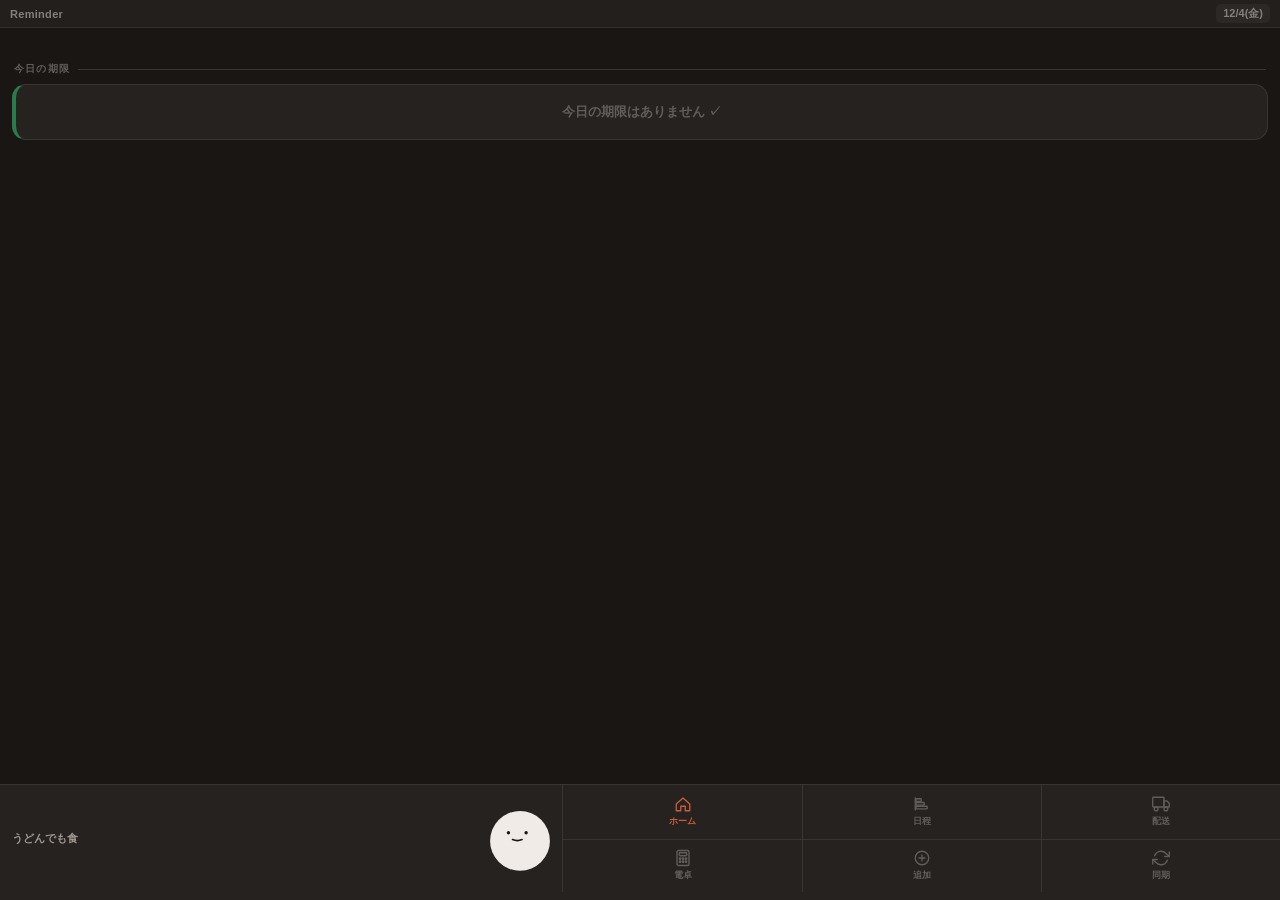
<file: 添付ファイル/index.html>
<!DOCTYPE html>
<html lang="ja">
<head>
  <meta charset="UTF-8">
  <meta name="viewport" content="width=device-width, initial-scale=1.0, maximum-scale=1.0, user-scalable=no">
  <meta name="theme-color" content="#1A1614">
  <meta name="apple-mobile-web-app-capable" content="yes">
  <meta name="apple-mobile-web-app-status-bar-style" content="black">
  <meta name="apple-mobile-web-app-title" content="リマインダー">
  <link rel="manifest" href="manifest.json">
  <link rel="apple-touch-icon" href="icons/icon-192.png">
  <title>おじさんリマインダー</title>
  <style>
    /* ===== RESET ===== */
    *, *::before, *::after { box-sizing: border-box; margin: 0; padding: 0; }

    /* ===== CLAUDE DARK PALETTE ===== */
    :root {
      --bg:          #1A1614;
      --bg-2:        #141210;
      --surface:     #262220;
      --surface-2:   #302C2A;
      --border:      #3A3532;
      --text:        #F0EBE6;
      --text-sub:    #9E9691;
      --text-faint:  #615D5A;
      --accent:      #C85C3A;
      --accent-dim:  #3A1E12;
      --success:     #2A7A4E;
      --success-dim: #132B1E;
      --warning:     #B87828;
      --warning-dim: #2A1E08;
      --danger:      #B83838;
      --danger-dim:  #2A1010;
      --purple:      #7255A8;
      --purple-dim:  #1E1530;
      --nav-h:       108px;
      --header-h:    28px;
    }

    html, body {
      height: 100%;
      font-family: -apple-system, 'Hiragino Sans', 'Yu Gothic UI', sans-serif;
      background: var(--bg);
      color: var(--text);
      overflow-x: hidden;
      -webkit-tap-highlight-color: transparent;
    }

    /* ===== HEADER ===== */
    .header {
      position: fixed; top: 0; left: 0; right: 0;
      height: var(--header-h);
      background: var(--surface);
      border-bottom: 1px solid var(--border);
      display: flex; align-items: center;
      padding: 0 10px;
      z-index: 200;
      opacity: 0.82;
    }
    .header-mascot { display: none; }
    .header-title {
      font-size: 11px; font-weight: 700; color: var(--text-sub);
      letter-spacing: 0.3px;
    }
    .header-date {
      margin-left: auto;
      font-size: 11px; font-weight: 600; color: var(--text-sub);
      background: var(--surface-2);
      padding: 2px 7px; border-radius: 5px;
    }
    .urgent-badge {
      margin-left: 6px;
      background: var(--accent);
      color: #fff;
      font-size: 10px; font-weight: 700;
      padding: 1px 6px; border-radius: 5px;
      display: none;
    }
    .urgent-badge.show { display: block; }

    /* ===== MAIN ===== */
    .main {
      margin-top: var(--header-h);
      margin-bottom: var(--nav-h);
      padding: 14px 12px;
    }

    /* ===== TABS ===== */
    .tab-content { display: none; }
    .tab-content.active { display: block; animation: tabFadeScale .22s ease; }
    @keyframes tabFadeScale {
      from { opacity: 0; transform: scale(.93); }
      to   { opacity: 1; transform: scale(1); }
    }

    /* ===== BOTTOM NAV ===== */
    .bottom-nav {
      position: fixed; bottom: 0; left: 0; right: 0;
      height: var(--nav-h);
      background: var(--surface);
      border-top: 1px solid var(--border);
      display: flex; align-items: stretch;
      z-index: 200;
      padding-bottom: max(env(safe-area-inset-bottom, 0px), 8px);
    }
    .rima-nav-area {
      flex: 0 0 44%;
      display: flex; align-items: center;
      padding: 8px 8px 8px 12px; gap: 6px;
      border-right: 1px solid var(--border);
      overflow: hidden;
    }
    .rima-nav-comment {
      flex: 1; font-size: 11px; font-weight: 600;
      color: var(--text-sub); line-height: 1.65;
      overflow-y: auto; scrollbar-width: none;
    }
    .rima-nav-comment::-webkit-scrollbar { display: none; }
    #rimaWrap {
      flex-shrink: 0;
      display: flex; align-items: center;
      transform-origin: center center;
    }
    @keyframes rimaKatakata {
      0%,100% { transform: translateY(0); }
      25%     { transform: translateY(-1px); }
      75%     { transform: translateY(1px); }
    }
    @keyframes rimaSpin {
      0%   { transform: rotate(0deg); }
      100% { transform: rotate(360deg); }
    }
    .nav-grid {
      flex: 1;
      display: grid;
      grid-template-rows: repeat(2, 1fr);
      grid-auto-flow: column;
      grid-auto-columns: calc(100% / 3);
      overflow-x: auto;
      scrollbar-width: none;
      -webkit-overflow-scrolling: touch;
    }
    .nav-grid::-webkit-scrollbar { display: none; }
    .nav-btn {
      display: flex; flex-direction: column;
      align-items: center; justify-content: center; gap: 2px;
      background: none; border: none;
      color: var(--text-faint);
      font-size: 9px; font-weight: 600;
      cursor: pointer; font-family: inherit;
      transition: color 0.15s; position: relative;
      border-left: 1px solid var(--border);
    }
    .nav-btn svg { width: 18px; height: 18px; }
    .nav-btn.active { color: var(--accent); }
    /* 列1（1・2番目）は左ボーダーなし、それ以外は左ボーダーあり */
    .nav-btn:nth-child(1),
    .nav-btn:nth-child(2) { border-left: none; }
    /* 2行目（偶数）は上ボーダーあり */
    .nav-btn:nth-child(even) { border-top: 1px solid var(--border); }
    .nav-btn svg { width: 18px; height: 18px; }
    .nav-btn.active { color: var(--accent); }
    .nav-dot {
      position: absolute; top: 4px; right: calc(50% - 12px);
      width: 5px; height: 5px;
      background: var(--danger); border-radius: 50%;
      border: 1.5px solid var(--surface); display: none;
    }
    .nav-dot.show { display: block; }

    /* ===== SECTION HEADER ===== */
    .section-hd {
      font-size: 10px; font-weight: 700;
      color: var(--text-faint);
      text-transform: uppercase; letter-spacing: 1.2px;
      margin: 20px 2px 8px;
      display: flex; align-items: center; gap: 8px;
    }
    .section-hd::after {
      content: ''; flex: 1; height: 1px;
      background: var(--border);
    }

    /* ===== PROGRESS ===== */
    .progress-wrap {
      background: var(--surface);
      border: 1px solid var(--border);
      border-radius: 12px;
      padding: 12px 14px; margin-bottom: 14px;
    }
    .progress-top {
      display: flex; justify-content: space-between;
      font-size: 11px; font-weight: 600;
      color: var(--text-sub); margin-bottom: 8px;
    }
    .progress-bar {
      height: 5px; background: var(--bg-2);
      border-radius: 99px; overflow: hidden;
    }
    .progress-fill {
      height: 100%; background: var(--accent);
      border-radius: 99px;
      transition: width 0.5s cubic-bezier(.34,1.3,.64,1);
    }

    /* ===== REMINDER CARDS ===== */
    .rcard {
      background: var(--surface);
      border: 1px solid var(--border);
      border-radius: 14px;
      padding: 14px;
      margin-bottom: 8px;
      border-left: 4px solid var(--success);
    }
    .rcard.urgent  { border-left-color: var(--danger);  background: var(--danger-dim); }
    .rcard.soon    { border-left-color: var(--warning); background: var(--warning-dim); }
    .rcard.overdue { border-left-color: var(--purple);  background: var(--purple-dim); }
    .rcard.done    { opacity: 0.35; }
    .rcard.done .rtitle { text-decoration: line-through; }

    .rtitle {
      font-size: 15px; font-weight: 700;
      margin-bottom: 8px; line-height: 1.35; color: var(--text);
    }
    .rmeta { display: flex; align-items: center; gap: 7px; flex-wrap: wrap; }

    .badge {
      font-size: 10px; font-weight: 700;
      padding: 2px 8px; border-radius: 6px;
    }
    .badge-excel    { background: #1A3025; color: #4ADE80; }
    .badge-obsidian { background: #1E1630; color: #A78BFA; }
    .badge-claude   { background: var(--accent-dim); color: #FB9070; }
    .badge-manual   { background: var(--surface-2); color: var(--text-sub); }

    .dchip {
      font-size: 12px; font-weight: 600; color: var(--text-sub);
    }
    .dchip.dc-danger  { color: #F87171; }
    .dchip.dc-warning { color: #FBB040; }
    .dchip.dc-purple  { color: #A78BFA; }

    .rnotes {
      font-size: 12px; color: var(--text-sub);
      margin-top: 7px; line-height: 1.55;
    }
    .ractions { display: flex; gap: 7px; margin-top: 11px; }
    .ract {
      flex: 1; padding: 8px;
      border-radius: 9px;
      border: 1px solid var(--border);
      background: none;
      font-size: 12px; font-weight: 700;
      color: var(--text-sub); cursor: pointer;
      font-family: inherit; transition: background 0.15s;
    }
    .ract:active { background: var(--surface-2); }
    .ract.done-btn { color: #4ADE80; border-color: #1A3025; }
    .ract.del-btn  { color: #F87171; border-color: #2A1010; }

    /* ===== EMPTY STATE ===== */
    .empty-state {
      display: flex; flex-direction: column;
      align-items: center;
      padding: 36px 20px 24px; text-align: center;
    }
    .empty-state p {
      font-size: 15px; font-weight: 600;
      color: var(--text-sub); line-height: 1.7; margin-top: 18px;
    }
    .empty-state small {
      font-size: 12px; color: var(--text-faint);
      margin-top: 6px; display: block;
    }

    /* ===== BANNER ===== */
    .banner {
      background: var(--accent-dim);
      border: 1px solid var(--accent);
      color: var(--text);
      padding: 12px 14px; border-radius: 12px;
      margin-bottom: 14px;
      display: flex; align-items: center; gap: 10px;
      font-size: 13px; font-weight: 500;
    }
    .banner button {
      margin-left: auto; flex-shrink: 0;
      background: var(--accent);
      border: none; color: #fff;
      padding: 7px 14px; border-radius: 8px;
      font-size: 12px; font-weight: 700;
      cursor: pointer; font-family: inherit;
    }

    /* ===== FORM ===== */
    .form-group { margin-bottom: 18px; }
    .form-label {
      display: block; font-size: 12px; font-weight: 700;
      color: var(--text-sub); margin-bottom: 7px; text-transform: uppercase; letter-spacing: 0.5px;
    }
    .form-input {
      width: 100%; padding: 12px 14px;
      border: 1px solid var(--border); border-radius: 10px;
      font-size: 15px; font-family: inherit;
      background: var(--surface); color: var(--text);
      transition: border-color 0.2s, box-shadow 0.2s;
      -webkit-appearance: none; appearance: none;
    }
    .form-input::placeholder { color: var(--text-faint); }
    .form-input:focus {
      outline: none;
      border-color: var(--accent);
      box-shadow: 0 0 0 3px rgba(200,92,58,0.15);
    }
    textarea.form-input { resize: vertical; min-height: 80px; line-height: 1.55; }
    select.form-input {
      background-image: url("data:image/svg+xml,%3Csvg xmlns='http://www.w3.org/2000/svg' width='10' height='6' viewBox='0 0 10 6'%3E%3Cpath d='M1 1l4 4 4-4' stroke='%239E9691' stroke-width='1.5' fill='none' stroke-linecap='round'/%3E%3C/svg%3E");
      background-repeat: no-repeat; background-position: right 14px center;
      padding-right: 36px;
    }
    option { background: var(--surface); }

    .btn {
      width: 100%; padding: 14px;
      border: none; border-radius: 10px;
      font-size: 15px; font-weight: 700;
      cursor: pointer; font-family: inherit;
      transition: opacity 0.15s, transform 0.1s;
    }
    .btn:active { opacity: 0.8; transform: scale(0.985); }
    .btn-accent    { background: var(--accent); color: #fff; }
    .btn-secondary { background: var(--surface-2); color: var(--text); border: 1px solid var(--border); }
    .btn-danger    { background: var(--danger); color: #fff; }
    .btn + .btn    { margin-top: 9px; }

    /* ===== HINT BOX ===== */
    .hint-box {
      background: var(--surface);
      border: 1px solid var(--border);
      border-left: 3px solid var(--accent);
      border-radius: 10px; padding: 14px;
      margin-bottom: 18px;
      font-size: 13px; line-height: 1.7; color: var(--text-sub);
    }
    .hint-box strong { color: var(--text); }
    .hint-box code {
      display: block; margin-top: 10px;
      background: var(--bg-2); color: #B0A8A4;
      border: 1px solid var(--border);
      padding: 12px; border-radius: 8px;
      font-size: 11px; line-height: 1.65;
      white-space: pre-wrap; word-break: break-all;
      font-family: 'Menlo', 'Monaco', monospace;
    }

    /* ===== SETTINGS ===== */
    /* set-group: 設定グループのラッパー */
    .set-group { margin-bottom: 22px; }
    .set-section-title {
      font-size: 11px; font-weight: 700;
      color: var(--text-faint); text-transform: uppercase;
      letter-spacing: 0.8px; margin-bottom: 6px; padding: 0 4px;
    }
    .set-item {
      background: var(--surface);
      border-left: 1px solid var(--border);
      border-right: 1px solid var(--border);
      border-bottom: 1px solid var(--border);
      padding: 14px 15px;
      margin-bottom: 0;
      display: flex; align-items: center;
    }
    .set-item:first-of-type,
    .set-item.set-first {
      border-top: 1px solid var(--border);
      border-radius: 12px 12px 0 0;
    }
    .set-item.set-last {
      border-radius: 0 0 12px 12px;
    }
    .set-item.set-only {
      border-top: 1px solid var(--border);
      border-radius: 12px;
    }
    .set-item.set-col {
      flex-direction: column; align-items: stretch; gap: 10px;
    }
    .set-info { flex: 1; }
    .set-label { font-size: 14px; font-weight: 700; color: var(--text); }
    .set-sub { font-size: 12px; color: var(--text-sub); margin-top: 3px; }
    .set-act { margin-left: 12px; flex-shrink: 0; }
    .sm-btn {
      padding: 7px 14px; border-radius: 8px;
      font-size: 12px; font-weight: 700;
      cursor: pointer; font-family: inherit; border: none;
    }
    .sm-btn-accent { background: var(--accent); color: #fff; }
    .sm-btn-sec    { background: var(--surface-2); color: var(--text); border: 1px solid var(--border); }

    /* ===== TOGGLE ===== */
    .toggle { position: relative; display: inline-block; width: 44px; height: 24px; }
    .toggle input { opacity: 0; width: 0; height: 0; }
    .toggle-sl {
      position: absolute; inset: 0;
      background: var(--border); border-radius: 99px;
      cursor: pointer; transition: background 0.2s;
    }
    .toggle-sl::before {
      content: ''; position: absolute;
      width: 18px; height: 18px; left: 3px; top: 3px;
      background: var(--text-faint); border-radius: 50%;
      transition: transform 0.2s, background 0.2s;
    }
    .toggle input:checked + .toggle-sl { background: var(--accent-dim); border: 1px solid var(--accent); }
    .toggle input:checked + .toggle-sl::before { transform: translateX(20px); background: var(--accent); }

    /* ===== TOAST ===== */
    .toast {
      position: fixed;
      bottom: calc(var(--nav-h) + 14px); left: 50%;
      transform: translateX(-50%) translateY(8px);
      background: var(--surface-2); color: var(--text);
      border: 1px solid var(--border);
      padding: 9px 20px; border-radius: 10px;
      font-size: 13px; font-weight: 600;
      z-index: 999; white-space: nowrap;
      opacity: 0; pointer-events: none;
      transition: opacity 0.25s, transform 0.25s;
    }
    .toast.show { opacity: 1; transform: translateX(-50%) translateY(0); }

    /* ===== GANTT TAB ===== */
    .gantt-summary {
      font-size: 10px; color: var(--text-faint);
      text-align: right; margin-bottom: 6px; padding: 0 2px;
    }
    .gantt-outer {
      overflow: auto;
      -webkit-overflow-scrolling: touch;
      background: var(--surface);
      border-radius: 12px;
      border: 1px solid var(--border);
      max-height: calc(100dvh - var(--header-h) - var(--nav-h) - 40px);
    }

    /* ===== SAFE AREA ===== */
    @supports (padding-bottom: env(safe-area-inset-bottom)) {
      .bottom-nav { height: calc(var(--nav-h) + max(env(safe-area-inset-bottom), 8px)); }
      .main { margin-bottom: calc(var(--nav-h) + max(env(safe-area-inset-bottom), 8px)); }
      .toast { bottom: calc(var(--nav-h) + max(env(safe-area-inset-bottom), 8px) + 14px); }
    }

    /* ===== CALENDAR TAB ===== */
    .cal-nav {
      display: flex; align-items: center; justify-content: space-between;
      padding: 4px 2px 14px;
    }
    .cal-nav-btn {
      background: none; border: 1px solid var(--border);
      color: var(--text); border-radius: 8px;
      padding: 6px 14px; font-size: 18px;
      cursor: pointer; line-height: 1;
    }
    .cal-nav-btn:active { background: var(--surface-2); }
    .cal-month-label {
      font-size: 16px; font-weight: 700; color: var(--text);
    }
    .cal-grid {
      display: grid; grid-template-columns: repeat(7,1fr);
      gap: 0; margin-bottom: 14px;
      border-top: 1px solid var(--border);
      border-left: 1px solid var(--border);
      border-radius: 10px;
      overflow: hidden;
    }
    .cal-dow {
      text-align: center; font-size: 10px; font-weight: 700;
      color: var(--text-faint); padding: 4px 0 6px;
    }
    .cal-dow:first-child { color: #F87171; }
    .cal-dow:last-child  { color: #60A5FA; }
    .cal-cell {
      background: var(--surface);
      border-right: 1px solid var(--border);
      border-bottom: 1px solid var(--border);
      border-radius: 0;
      padding: 5px 3px 4px;
      min-height: 52px; cursor: pointer;
      display: flex; flex-direction: column; align-items: center; gap: 3px;
      transition: background 0.12s;
    }
    .cal-cell:active { background: var(--surface-2); }
    .cal-cell.other-month { opacity: 0.28; }
    .cal-cell.today { box-shadow: inset 0 0 0 2px var(--accent); background: var(--accent-dim); }
    .cal-cell.selected { box-shadow: inset 0 0 0 1.5px var(--text-sub); background: var(--surface-2); }
    .cal-num {
      font-size: 13px; font-weight: 700; color: var(--text);
      line-height: 1;
    }
    .cal-cell.today .cal-num { color: var(--accent); }
    .cal-cell.other-month .cal-num { color: var(--text-faint); }
    .cal-num.sun { color: #F87171; }
    .cal-num.sat { color: #60A5FA; }
    .cal-num.hol { color: #F87171; }
    .cal-dots {
      display: flex; gap: 2px; flex-wrap: wrap;
      justify-content: center; min-height: 8px;
    }
    .cal-dot {
      width: 6px; height: 6px; border-radius: 50%; flex-shrink: 0;
    }
    .cal-dot-r  { background: var(--danger); }
    .cal-dot-s  { background: var(--warning); }
    .cal-dot-ok { background: var(--accent); }
    .cal-dot-ac { background: #FBB040; }
    .cal-dot-ad { background: #4ADE80; }
    .cal-dot-h  { background: var(--purple); }
    .cal-detail {
      background: var(--surface); border: 1px solid var(--border);
      border-radius: 12px; padding: 14px;
      margin-bottom: 14px;
    }
    .cal-detail-hd {
      font-size: 14px; font-weight: 700; color: var(--text);
      margin-bottom: 10px; padding-bottom: 8px;
      border-bottom: 1px solid var(--border);
    }
    .cal-detail-row {
      display: flex; align-items: flex-start; gap: 8px;
      padding: 6px 0; border-bottom: 1px solid var(--border);
      font-size: 13px;
    }
    .cal-detail-row:last-child { border-bottom: none; }
    .cal-detail-tag {
      font-size: 10px; font-weight: 700;
      padding: 2px 6px; border-radius: 5px; flex-shrink: 0; margin-top: 1px;
    }
    .cal-detail-empty {
      text-align: center; color: var(--text-faint);
      font-size: 13px; padding: 14px 0;
    }

    /* ===== SCHEDULE TAB ===== */
    .sch-title-bar {
      font-size: 11px; font-weight: 700;
      color: var(--text-faint); letter-spacing: 1px;
      text-transform: uppercase; padding: 2px 2px 10px;
    }
    .sch-day-card {
      background: var(--surface);
      border: 1px solid var(--border);
      border-radius: 12px;
      margin-bottom: 10px;
      overflow: hidden;
    }
    .sch-day-hd {
      background: var(--surface-2);
      border-bottom: 1px solid var(--border);
      padding: 7px 12px;
      font-size: 13px; font-weight: 700; color: var(--text);
      display: flex; align-items: center; gap: 8px;
    }
    .sch-day-hd-dot {
      width: 7px; height: 7px; border-radius: 50%;
      background: var(--accent); flex-shrink: 0;
    }
    .sch-row {
      display: flex; align-items: flex-start;
      padding: 8px 12px; gap: 9px;
      border-bottom: 1px solid var(--border);
    }
    .sch-row:last-child { border-bottom: none; }
    .sch-tag {
      font-size: 10px; font-weight: 700;
      padding: 2px 7px; border-radius: 5px;
      flex-shrink: 0; margin-top: 2px;
      letter-spacing: 0.3px;
    }
    .sch-tag-ac { background: var(--warning-dim); color: #FBB040; }
    .sch-tag-ad { background: var(--success-dim); color: #4ADE80; }
    .sch-row-body { flex: 1; }
    .sch-row-main {
      font-size: 13px; font-weight: 600;
      color: var(--text); line-height: 1.4;
    }
    .sch-row-sub {
      font-size: 11px; color: var(--text-sub);
      margin-top: 2px; line-height: 1.45;
    }
    .sch-empty-msg {
      text-align: center; color: var(--text-faint);
      font-size: 13px; font-weight: 600;
      padding: 40px 0;
    }
    .sch-synced {
      font-size: 10px; color: var(--text-faint);
      text-align: right; margin-top: 10px;
    }
    /* ===== CALC TAB ===== */
    .calc-container { display: flex; flex-direction: row; height: 100%; }
    .calc-pg-wrap { overflow: hidden; margin: 0 -12px; position: relative;
      height: calc(100dvh - var(--header-h) - var(--nav-h) - 44px); }
    .calc-pg { position: absolute; top:0; left:0; width:100%; height:100%;
      transition: transform .28s ease, opacity .28s ease; }
    .calc-pg.pg-right { transform: translateX(100%); opacity:0; pointer-events:none; }
    .calc-pg.pg-left  { transform: translateX(-100%); opacity:0; pointer-events:none; }
    .calc-dots { display:flex; justify-content:center; gap:20px; height:16px;
      align-items:center; margin-top:4px; }
    .calc-dot { width:12px; height:6px; border-radius:3px; background:var(--border); transition:background .2s; cursor:pointer; padding:6px; box-sizing:content-box; }
    .calc-dot.on { background:var(--accent); }
    .meas-container { height:100%; overflow-y:auto; padding:8px 12px; }
    .meas-phase { margin-bottom:14px; }
    .meas-phase-hd { font-size:13px; font-weight:700; color:var(--accent);
      padding:4px 0; border-bottom:2px solid currentColor; margin-bottom:6px; }
    .th-u { color:#ff9800; }
    .th-v { color:#69d469; }
    .th-w { color:#5bc8ff; }
    .th-ur { color:#ff9800; }
    .th-vr { color:#69d469; }
    .th-wr { color:#5bc8ff; }
    .meas-tbl { width:100%; border-collapse:collapse; font-size:12px; table-layout:fixed; }
    .meas-tbl th { padding:5px 2px; text-align:center; color:var(--text-sub);
      font-weight:600; border-bottom:1px solid var(--border); }
    .meas-tbl td { padding:5px 2px; text-align:center; border-bottom:1px solid var(--border); }
    .meas-lbl { text-align:left !important; color:var(--text-sub); font-size:11px; white-space:nowrap; width:10%; }
    .meas-in { width:100%; border:1px solid var(--border); border-radius:4px;
      background:var(--surface-2); color:var(--text); font-size:13px;
      padding:4px 2px; text-align:right; font-family:inherit; -webkit-appearance:none; }
    .meas-diff { font-weight:700; font-size:12px; line-height:1.3; }
    /* ===== CLEAR BUTTONS ===== */
    .input-wrap { position: relative; }
    .input-wrap .form-input { padding-right: 38px; }
    .clear-x {
      position: absolute; right: 10px; top: 50%; transform: translateY(-50%);
      background: none; border: none; color: var(--text-faint);
      font-size: 18px; line-height: 1; cursor: pointer; padding: 4px;
      transition: color 0.15s;
    }
    .is-ta .clear-x { top: 12px; transform: none; }
    .clear-x:active { color: var(--text); }
    .meas-td-wrap { position: relative; }
    .meas-td-wrap .meas-in { width: 100%; padding-right: 20px; }
    .meas-x {
      position: absolute; right: 2px; top: 50%; transform: translateY(-50%);
      background: none; border: none; color: var(--text-faint);
      font-size: 13px; line-height: 1; cursor: pointer;
      padding: 6px 3px; opacity: 0.75;
    }
    .meas-x:active { opacity: 1; color: var(--danger); }
    .calc-conv {
      flex: 0 0 35%; display: flex; flex-direction: column;
      border-right: 1px solid var(--border); overflow-y: auto;
      padding: 12px 4px 12px 8px; gap: 0;
    }
    .calc-conv-item { padding: 10px 0; border-bottom: 1px solid var(--border); }
    .calc-conv-value { word-break: break-all; }
    .calc-conv-input  { font-size: 12px; color: var(--text-sub); margin-bottom: 3px; }
    .calc-conv-result { font-size: 13px; font-weight: 700; color: var(--text); }
    .calc-conv-tg { font-size: 13px; color: var(--text); white-space: pre; line-height: 1.8; word-break: break-all; }
    /* 上: 履歴パネル */
    .calc-history {
      display: flex; flex-direction: column;
      background: var(--surface); border-bottom: 1px solid var(--border);
      overflow: hidden; min-width: 0; flex: 1;
    }
    .calc-history-title {
      font-size: 10px; font-weight: 700; color: var(--text-faint);
      text-transform: uppercase; letter-spacing: 1px;
      padding: 8px 10px; border-bottom: 1px solid var(--border);
      flex-shrink: 0;
    }
    .calc-history-list {
      flex: 1; overflow-y: auto; padding: 6px;
      scrollbar-width: none;
    }
    .calc-history-list::-webkit-scrollbar { display: none; }
    .calc-history-item {
      padding: 6px 8px; border-radius: 8px; margin-bottom: 4px;
      cursor: pointer; transition: background 0.12s;
    }
    .calc-history-item:active { background: var(--surface-2); }
    .calc-history-expr   { font-size: 20px; color: var(--text-faint); line-height: 1.4; word-break: break-all; }
    .calc-history-result { font-size: 22px; font-weight: 700; color: var(--text); }
    .calc-history-empty  { text-align: center; color: var(--text-faint); font-size: 11px; padding: 16px 6px; }
    /* 右: 電卓本体 */
    .calc-right { flex: 1; display: flex; flex-direction: column; min-width: 0; justify-content: flex-end; padding: 0 8px 0 0; }
    .calc-display {
      background: var(--bg-2); border: 1px solid var(--border);
      border-radius: 0; padding: 10px 14px 8px;
      margin-bottom: 0; text-align: right; flex-shrink: 0;
    }
    .calc-sub {
      font-size: 11px; color: var(--text-faint);
      min-height: 16px; margin-bottom: 2px;
      overflow: hidden; text-overflow: ellipsis; white-space: nowrap;
    }
    .calc-main {
      font-size: 34px; font-weight: 300; color: var(--text);
      line-height: 1.1; overflow: hidden; text-overflow: ellipsis; white-space: nowrap;
    }
    .calc-grid { display: grid; grid-template-columns: repeat(4, 1fr); gap: 0; border-top: 1px solid var(--border); border-left: 1px solid var(--border); overflow: hidden; }
    .calc-btn {
      border-top: none; border-left: none;
      border-right: 1px solid var(--border); border-bottom: 1px solid var(--border);
      border-radius: 0;
      font-size: 18px; font-weight: 500;
      cursor: pointer; font-family: inherit;
      transition: opacity 0.1s, transform 0.08s;
      -webkit-tap-highlight-color: transparent;
      min-height: 43px;
    }
    .calc-btn:active { opacity: 0.7; transform: scale(0.94); }
    .calc-btn-num  { background: var(--surface-2); color: var(--text); }
    .calc-btn-op   { background: var(--accent-dim); color: var(--accent); font-size: 20px; }
    .calc-btn-func { background: var(--surface); color: var(--text-sub); font-size: 14px; }
    .calc-btn-eq   { background: var(--accent); color: #fff; }
    .calc-btn-wide { grid-column: span 2; }
  </style>
</head>
<body>

<!-- ========== MASCOT DEF (hidden) ========== -->
<!-- オリジナルキャラ「リマちゃん」 クリーム色のシンプルぷりぷり生物 -->
<svg width="0" height="0" style="position:absolute">
  <defs>
    <symbol id="rimachan" viewBox="0 0 100 105">
      <circle cx="50" cy="56" r="44" fill="#F0EBE6"/>
      <circle cx="33" cy="44" r="2.5" fill="#1A1614"/>
      <circle cx="59" cy="44" r="2.5" fill="#1A1614"/>
      <path d="M39 54 Q46 57 53 54"
            stroke="#1A1614" stroke-width="2.5" fill="none" stroke-linecap="round"/>
    </symbol>
  </defs>
</svg>

<!-- ========== HEADER ========== -->
<header class="header">
  <span class="header-title">Reminder</span>
  <span class="urgent-badge" id="urgentBadge"></span>
  <span class="header-date" id="headerDate"></span>
</header>

<!-- ========== MAIN ========== -->
<main class="main">

  <!-- HOME -->
  <div id="tab-home" class="tab-content active">
    <div id="notifBanner" class="banner" style="display:none">
      <span>🔔 期限前に通知を受け取りませんか？</span>
      <button onclick="requestNotif()">許可する</button>
    </div>

    <div id="homeContent"></div>
  </div>

  <!-- ADD -->
  <div id="tab-add" class="tab-content">
    <form id="addForm" autocomplete="off">
      <div class="form-group">
        <label class="form-label">タイトル <span style="color:var(--danger)">*</span></label>
        <div class="input-wrap">
        <input type="text" class="form-input" id="titleInput" placeholder="例：○○社 納品締め切り" required>
        <button type="button" class="clear-x" onclick="clearFormInput(this)">×</button>
        </div>
      </div>
      <div class="form-group">
        <label class="form-label">期限日 <span style="color:var(--danger)">*</span></label>
        <div class="input-wrap">
        <input type="date" class="form-input" id="deadlineInput" required>
        <button type="button" class="clear-x" onclick="clearFormInput(this)">×</button>
        </div>
      </div>
      <div class="form-group">
        <label class="form-label">カテゴリー</label>
        <select class="form-input" id="categoryInput">
          <option value="manual">手動入力</option>
          <option value="excel">Excel（SGT）</option>
          <option value="obsidian">Obsidian</option>
          <option value="claude">Claude会話</option>
        </select>
      </div>
      <div class="form-group">
        <label class="form-label">何日前から通知</label>
        <select class="form-input" id="advanceDaysInput">
          <option value="1">1日前</option>
          <option value="3" selected>3日前</option>
          <option value="5">5日前</option>
          <option value="7">1週間前</option>
          <option value="14">2週間前</option>
          <option value="30">1ヶ月前</option>
        </select>
      </div>
      <div class="form-group">
        <label class="form-label">メモ</label>
        <div class="input-wrap is-ta">
        <textarea class="form-input" id="notesInput" placeholder="詳細・備考（任意）"></textarea>
        <button type="button" class="clear-x" onclick="clearFormInput(this)">×</button>
        </div>
      </div>
      <button type="submit" class="btn btn-accent">追加する</button>
    </form>
  </div>

  <!-- SETTINGS -->
  <div id="tab-settings" class="tab-content">

    <!-- グループ1: 通知 -->
    <div class="set-group">
      <div class="set-section-title">通知</div>
      <div class="set-item set-only">
        <div class="set-info">
          <div class="set-label">通知設定</div>
          <div class="set-sub" id="notifStatus">確認中...</div>
        </div>
        <div class="set-act">
          <button class="sm-btn sm-btn-accent" onclick="requestNotif()">設定する</button>
        </div>
      </div>
    </div>

    <!-- グループ2: 表示 -->
    <div class="set-group">
      <div class="set-section-title">表示</div>
      <div class="set-item set-only">
        <div class="set-info">
          <div class="set-label">完了済みを表示</div>
          <div class="set-sub">ホームに完了リマインドも出す</div>
        </div>
        <div class="set-act">
          <label class="toggle">
            <input type="checkbox" id="showCompleted" onchange="renderHome()">
            <span class="toggle-sl"></span>
          </label>
        </div>
      </div>
    </div>

    <!-- グループ3: GitHub Gist 同期 -->
    <div class="set-group">
      <div class="set-section-title">GitHub Gist 同期</div>
      <div class="set-item set-first set-col">
        <div class="set-label">🔗 自動同期</div>
        <div class="set-sub">毎晩23:30にCoworkが自動更新します</div>
        <div style="font-size:11px; color:var(--text-faint); word-break:break-all; background:var(--bg-2); border:1px solid var(--border); border-radius:8px; padding:8px 10px; font-family:monospace; line-height:1.6;" id="gistUrlDisplay"></div>
        <button class="sm-btn sm-btn-accent" style="width:100%; padding:9px;" onclick="syncFromGist(true)">今すぐ同期</button>
      </div>
      <div class="set-item set-last set-col">
        <div class="set-label">📬 投函箱Gist設定</div>
        <div class="set-sub">手動追加をObsidianに届ける仕組み（各デバイスで1回だけ設定）</div>
        <input type="text" class="form-input" id="mailboxGistId" placeholder="GistID（URLの末尾の英数字）" style="font-size:13px;">
        <input type="password" class="form-input" id="mailboxPat" placeholder="Fine-grained PAT" style="font-size:13px;">
        <button class="sm-btn sm-btn-accent" style="width:100%; padding:9px;" onclick="saveMailboxSettings()">保存する</button>
        <div style="font-size:11px; color:var(--text-faint);" id="mailboxStatus"></div>
      </div>
    </div>

    <!-- グループ4: データ管理 -->
    <div class="set-group">
      <div class="set-section-title">データ管理</div>
      <div class="set-item set-first">
        <div class="set-info">
          <div class="set-label">データエクスポート</div>
          <div class="set-sub">JSONでバックアップ保存</div>
        </div>
        <div class="set-act">
          <button class="sm-btn sm-btn-sec" onclick="exportData()">書き出す</button>
        </div>
      </div>
      <div class="set-item set-last">
        <div class="set-info">
          <div class="set-label">バックアップを復元</div>
          <div class="set-sub">エクスポートしたJSONを読み込む</div>
        </div>
        <div class="set-act">
          <label class="sm-btn sm-btn-sec" style="cursor:pointer; display:inline-block;">
            <input type="file" accept=".json" style="display:none" onchange="importBackup(this)">
            読み込む
          </label>
        </div>
      </div>
    </div>

    <!-- 操作ボタン群 -->
    <div style="margin-top:4px;">
      <button class="btn btn-secondary" onclick="forceUpdate()">🔄 最新版に更新</button>
      <button class="btn btn-secondary" onclick="clearCompleted()">完了済みをまとめて削除</button>
      <button class="btn btn-danger" onclick="clearAll()">全データ削除</button>
    </div>
    <div style="text-align:center; margin-top:28px; color:var(--text-faint); font-size:11px; line-height:2;">
      おじさんリマインダー v1.5<br>
      データはこのデバイスのみに保存されます
    </div>
  </div>

  <!-- CALENDAR -->
  <div id="tab-calendar" class="tab-content">
    <div class="cal-nav">
      <button class="cal-nav-btn" onclick="calPrev()">‹</button>
      <span class="cal-month-label" id="calMonthLabel"></span>
      <button class="cal-nav-btn" onclick="calNext()">›</button>
    </div>
    <div class="cal-grid" id="calGrid"></div>
    <div id="calDetail"></div>
  </div>

  <!-- SCHEDULE -->
  <div id="tab-schedule" class="tab-content">
    <div class="sch-title-bar">7日以内の引取・配送日程</div>
    <div id="scheduleGrid"></div>
    <div id="schSynced" class="sch-synced"></div>
  </div>

  <!-- GANTT -->
  <div id="tab-gantt" class="tab-content">
    <div class="gantt-summary">工程ガントチャート（SGT 日程シート）</div>
    <div class="gantt-outer" id="ganttOuter">
      <div id="ganttInner"></div>
    </div>
  </div>

  <!-- CALC -->
  <div id="tab-calc" class="tab-content">
    <div class="calc-pg-wrap" id="calcPgWrap">
      <div class="calc-pg" id="calcPg0">
        <div class="calc-container">

      <!-- 変換パネル -->
      <div class="calc-conv">
        <div class="calc-conv-item">
          <div class="calc-conv-value" id="convKgfNm">—</div>
        </div>
        <div class="calc-conv-item">
          <div class="calc-conv-value" id="convNmKgf">—</div>
        </div>
        <div class="calc-conv-item">
          <div class="calc-conv-value" id="convTg">—</div>
        </div>
        <div class="calc-conv-item">
          <div class="calc-conv-value" id="convSrb">—</div>
        </div>
        <div class="calc-conv-item">
          <div class="calc-conv-value" id="convSra">—</div>
        </div>
      </div>

      <!-- 電卓本体 -->
      <div class="calc-right">
        <!-- 上: 履歴パネル -->
        <div class="calc-history">
          <div class="calc-history-title">履歴</div>
          <div class="calc-history-list" id="calcHistoryList">
            <div class="calc-history-empty">まだ計算してへん</div>
          </div>
        </div>
        <div class="calc-display">
          <div class="calc-sub" id="calcSub"></div>
          <div class="calc-main" id="calcMain">0</div>
        </div>
        <div class="calc-grid">
          <button class="calc-btn calc-btn-func" onclick="calcFn('C')">C</button>
          <button class="calc-btn calc-btn-func" onclick="calcFn('⌫')">⌫</button>
          <button class="calc-btn calc-btn-func" onclick="calcFn('+/-')">+/−</button>
          <button class="calc-btn calc-btn-op"   onclick="calcFn('÷')">÷</button>
          <button class="calc-btn calc-btn-num"  onclick="calcNum('7')">7</button>
          <button class="calc-btn calc-btn-num"  onclick="calcNum('8')">8</button>
          <button class="calc-btn calc-btn-num"  onclick="calcNum('9')">9</button>
          <button class="calc-btn calc-btn-op"   onclick="calcFn('×')">×</button>
          <button class="calc-btn calc-btn-num"  onclick="calcNum('4')">4</button>
          <button class="calc-btn calc-btn-num"  onclick="calcNum('5')">5</button>
          <button class="calc-btn calc-btn-num"  onclick="calcNum('6')">6</button>
          <button class="calc-btn calc-btn-op"   onclick="calcFn('−')">−</button>
          <button class="calc-btn calc-btn-num"  onclick="calcNum('1')">1</button>
          <button class="calc-btn calc-btn-num"  onclick="calcNum('2')">2</button>
          <button class="calc-btn calc-btn-num"  onclick="calcNum('3')">3</button>
          <button class="calc-btn calc-btn-op"   onclick="calcFn('+')">+</button>
          <button class="calc-btn calc-btn-num calc-btn-wide" onclick="calcNum('0')">0</button>
          <button class="calc-btn calc-btn-num"  onclick="calcNum('.')">.</button>
          <button class="calc-btn calc-btn-eq"   onclick="calcFn('=')">=</button>
        </div>
      </div>

        </div>
      </div>
      <div class="calc-pg pg-right" id="calcPg1">
        <div class="meas-container">
          <div class="meas-phase">
            <div class="meas-phase-hd th-u">U相</div>
            <table class="meas-tbl">
              <tr><th></th><th class="th-ur">R</th><th>A</th><th>B</th></tr>
              <tr><td class="meas-lbl">ON</td>
                <td><div class="meas-td-wrap"><input class="meas-in" id="mu_on_r" type="text" inputmode="decimal" pattern="[0-9.\-]*" oninput="measCalc('u')"><button class="meas-x" onclick="clearMeasInput(this,'u')">×</button></div></td>
                <td><div class="meas-td-wrap"><input class="meas-in" id="mu_on_a" type="text" inputmode="decimal" pattern="[0-9.\-]*" oninput="measCalc('u')"><button class="meas-x" onclick="clearMeasInput(this,'u')">×</button></div></td>
                <td><div class="meas-td-wrap"><input class="meas-in" id="mu_on_b" type="text" inputmode="decimal" pattern="[0-9.\-]*" oninput="measCalc('u')"><button class="meas-x" onclick="clearMeasInput(this,'u')">×</button></div></td></tr>
              <tr><td class="meas-lbl">OFF</td>
                <td><div class="meas-td-wrap"><input class="meas-in" id="mu_off_r" type="text" inputmode="decimal" pattern="[0-9.\-]*" oninput="measCalc('u')"><button class="meas-x" onclick="clearMeasInput(this,'u')">×</button></div></td>
                <td><div class="meas-td-wrap"><input class="meas-in" id="mu_off_a" type="text" inputmode="decimal" pattern="[0-9.\-]*" oninput="measCalc('u')"><button class="meas-x" onclick="clearMeasInput(this,'u')">×</button></div></td>
                <td><div class="meas-td-wrap"><input class="meas-in" id="mu_off_b" type="text" inputmode="decimal" pattern="[0-9.\-]*" oninput="measCalc('u')"><button class="meas-x" onclick="clearMeasInput(this,'u')">×</button></div></td></tr>
              <tr><td class="meas-lbl">差数</td>
                <td class="meas-diff" id="mu_d_r">—</td>
                <td class="meas-diff" id="mu_d_a">—</td>
                <td class="meas-diff" id="mu_d_b">—</td></tr>
            </table>
          </div>
          <div class="meas-phase">
            <div class="meas-phase-hd th-v">V相</div>
            <table class="meas-tbl">
              <tr><th></th><th class="th-vr">R</th><th>A</th><th>B</th></tr>
              <tr><td class="meas-lbl">ON</td>
                <td><div class="meas-td-wrap"><input class="meas-in" id="mv_on_r" type="text" inputmode="decimal" pattern="[0-9.\-]*" oninput="measCalc('v')"><button class="meas-x" onclick="clearMeasInput(this,'v')">×</button></div></td>
                <td><div class="meas-td-wrap"><input class="meas-in" id="mv_on_a" type="text" inputmode="decimal" pattern="[0-9.\-]*" oninput="measCalc('v')"><button class="meas-x" onclick="clearMeasInput(this,'v')">×</button></div></td>
                <td><div class="meas-td-wrap"><input class="meas-in" id="mv_on_b" type="text" inputmode="decimal" pattern="[0-9.\-]*" oninput="measCalc('v')"><button class="meas-x" onclick="clearMeasInput(this,'v')">×</button></div></td></tr>
              <tr><td class="meas-lbl">OFF</td>
                <td><div class="meas-td-wrap"><input class="meas-in" id="mv_off_r" type="text" inputmode="decimal" pattern="[0-9.\-]*" oninput="measCalc('v')"><button class="meas-x" onclick="clearMeasInput(this,'v')">×</button></div></td>
                <td><div class="meas-td-wrap"><input class="meas-in" id="mv_off_a" type="text" inputmode="decimal" pattern="[0-9.\-]*" oninput="measCalc('v')"><button class="meas-x" onclick="clearMeasInput(this,'v')">×</button></div></td>
                <td><div class="meas-td-wrap"><input class="meas-in" id="mv_off_b" type="text" inputmode="decimal" pattern="[0-9.\-]*" oninput="measCalc('v')"><button class="meas-x" onclick="clearMeasInput(this,'v')">×</button></div></td></tr>
              <tr><td class="meas-lbl">差数</td>
                <td class="meas-diff" id="mv_d_r">—</td>
                <td class="meas-diff" id="mv_d_a">—</td>
                <td class="meas-diff" id="mv_d_b">—</td></tr>
            </table>
          </div>
          <div class="meas-phase">
            <div class="meas-phase-hd th-w">W相</div>
            <table class="meas-tbl">
              <tr><th></th><th class="th-wr">R</th><th>A</th><th>B</th></tr>
              <tr><td class="meas-lbl">ON</td>
                <td><div class="meas-td-wrap"><input class="meas-in" id="mw_on_r" type="text" inputmode="decimal" pattern="[0-9.\-]*" oninput="measCalc('w')"><button class="meas-x" onclick="clearMeasInput(this,'w')">×</button></div></td>
                <td><div class="meas-td-wrap"><input class="meas-in" id="mw_on_a" type="text" inputmode="decimal" pattern="[0-9.\-]*" oninput="measCalc('w')"><button class="meas-x" onclick="clearMeasInput(this,'w')">×</button></div></td>
                <td><div class="meas-td-wrap"><input class="meas-in" id="mw_on_b" type="text" inputmode="decimal" pattern="[0-9.\-]*" oninput="measCalc('w')"><button class="meas-x" onclick="clearMeasInput(this,'w')">×</button></div></td></tr>
              <tr><td class="meas-lbl">OFF</td>
                <td><div class="meas-td-wrap"><input class="meas-in" id="mw_off_r" type="text" inputmode="decimal" pattern="[0-9.\-]*" oninput="measCalc('w')"><button class="meas-x" onclick="clearMeasInput(this,'w')">×</button></div></td>
                <td><div class="meas-td-wrap"><input class="meas-in" id="mw_off_a" type="text" inputmode="decimal" pattern="[0-9.\-]*" oninput="measCalc('w')"><button class="meas-x" onclick="clearMeasInput(this,'w')">×</button></div></td>
                <td><div class="meas-td-wrap"><input class="meas-in" id="mw_off_b" type="text" inputmode="decimal" pattern="[0-9.\-]*" oninput="measCalc('w')"><button class="meas-x" onclick="clearMeasInput(this,'w')">×</button></div></td></tr>
              <tr><td class="meas-lbl">差数</td>
                <td class="meas-diff" id="mw_d_r">—</td>
                <td class="meas-diff" id="mw_d_a">—</td>
                <td class="meas-diff" id="mw_d_b">—</td></tr>
            </table>
          </div>
        </div>
      </div>
    </div>
    <div class="calc-dots">
      <span class="calc-dot on" id="cdot0" onclick="calcPgGoto(0)"></span>
      <span class="calc-dot" id="cdot1" onclick="calcPgGoto(1)"></span>
    </div>
  </div>

</main>

<!-- ========== BOTTOM NAV ========== -->
<nav class="bottom-nav">

  <!-- リマちゃんエリア -->
  <div class="rima-nav-area">
    <div id="rimaNavComment" class="rima-nav-comment"></div>
    <div id="rimaWrap">
      <svg width="68" height="75" viewBox="0 0 100 110" xmlns="http://www.w3.org/2000/svg">
        <use href="#rimachan"/>
      </svg>
    </div>
  </div>

  <!-- 2行グリッド・列優先: 列1[ホーム/電卓] 列2[日程/追加] 列3[配送/同期] 列4[カレンダー/設定] -->
  <div class="nav-grid">

    <!-- 列1 上: ホーム -->
    <button class="nav-btn active" id="nav-home" onclick="switchTab('home',this)">
      <svg viewBox="0 0 24 24" fill="none" stroke="currentColor" stroke-width="1.8" stroke-linecap="round" stroke-linejoin="round">
        <path d="M3 12L12 4L21 12V21H15V15H9V21H3V12Z"/>
      </svg>
      <span>ホーム</span>
      <span class="nav-dot" id="homeDot"></span>
    </button>

    <!-- 列1 下: 電卓 -->
    <button class="nav-btn" id="nav-calc" onclick="switchTab('calc',this)">
      <svg viewBox="0 0 24 24" fill="none" stroke="currentColor" stroke-width="1.8" stroke-linecap="round" stroke-linejoin="round">
        <rect x="4" y="2" width="16" height="20" rx="2"/>
        <rect x="7" y="5" width="10" height="4" rx="1"/>
        <circle cx="8"  cy="13" r="1" fill="currentColor"/>
        <circle cx="12" cy="13" r="1" fill="currentColor"/>
        <circle cx="16" cy="13" r="1" fill="currentColor"/>
        <circle cx="8"  cy="17" r="1" fill="currentColor"/>
        <circle cx="12" cy="17" r="1" fill="currentColor"/>
        <circle cx="16" cy="17" r="1" fill="currentColor"/>
      </svg>
      <span>電卓</span>
    </button>

    <!-- 列2 上: 日程 -->
    <button class="nav-btn" id="nav-gantt" onclick="switchTab('gantt',this)">
      <svg viewBox="0 0 24 24" fill="none" stroke="currentColor" stroke-width="1.8" stroke-linecap="round" stroke-linejoin="round">
        <line x1="3" y1="4" x2="3" y2="20"/>
        <rect x="4" y="5" width="7" height="3.5" rx="1"/>
        <rect x="4" y="10" width="11" height="3.5" rx="1"/>
        <rect x="4" y="15" width="15" height="3.5" rx="1"/>
      </svg>
      <span>日程</span>
    </button>

    <!-- 列2 下: 追加 -->
    <button class="nav-btn" id="nav-add" onclick="switchTab('add',this)">
      <svg viewBox="0 0 24 24" fill="none" stroke="currentColor" stroke-width="1.8" stroke-linecap="round">
        <circle cx="12" cy="12" r="9"/><path d="M12 8V16M8 12H16"/>
      </svg>
      <span>追加</span>
    </button>

    <!-- 列3 上: 配送 -->
    <button class="nav-btn" id="nav-schedule" onclick="switchTab('schedule',this)">
      <svg viewBox="0 0 24 24" fill="none" stroke="currentColor" stroke-width="1.8" stroke-linecap="round" stroke-linejoin="round">
        <rect x="1" y="3" width="15" height="13" rx="1"/>
        <path d="M16 8h4l3 3v5h-7V8z"/>
        <circle cx="5.5" cy="18.5" r="2.5"/><circle cx="18.5" cy="18.5" r="2.5"/>
      </svg>
      <span>配送</span>
    </button>

    <!-- 列3 下: 同期 -->
    <button class="nav-btn" onclick="syncFromGist(true)">
      <svg viewBox="0 0 24 24" fill="none" stroke="currentColor" stroke-width="1.8" stroke-linecap="round" stroke-linejoin="round">
        <path d="M23 4v6h-6"/><path d="M1 20v-6h6"/>
        <path d="M3.51 9a9 9 0 0114.85-3.36L23 10M1 14l4.64 4.36A9 9 0 0020.49 15"/>
      </svg>
      <span>同期</span>
    </button>

    <!-- 列4 上: カレンダー -->
    <button class="nav-btn" id="nav-calendar" onclick="switchTab('calendar',this)">
      <svg viewBox="0 0 24 24" fill="none" stroke="currentColor" stroke-width="1.8" stroke-linecap="round" stroke-linejoin="round">
        <rect x="3" y="4" width="18" height="17" rx="2"/>
        <line x1="3" y1="9" x2="21" y2="9"/>
        <line x1="8" y1="2" x2="8" y2="6"/><line x1="16" y1="2" x2="16" y2="6"/>
      </svg>
      <span>カレンダー</span>
    </button>

    <!-- 列4 下: 設定 -->
    <button class="nav-btn" id="nav-settings" onclick="switchTab('settings',this)">
      <svg viewBox="0 0 24 24" fill="none" stroke="currentColor" stroke-width="1.8" stroke-linecap="round">
        <line x1="4" y1="6"  x2="20" y2="6"/>
        <line x1="4" y1="12" x2="20" y2="12"/>
        <line x1="4" y1="18" x2="20" y2="18"/>
        <circle cx="9"  cy="6"  r="2.2" fill="#1A1614" stroke="currentColor" stroke-width="1.8"/>
        <circle cx="16" cy="12" r="2.2" fill="#1A1614" stroke="currentColor" stroke-width="1.8"/>
        <circle cx="11" cy="18" r="2.2" fill="#1A1614" stroke="currentColor" stroke-width="1.8"/>
      </svg>
      <span>設定</span>
    </button>

  </div>
</nav>

<div class="toast" id="toast"></div>

<!-- ========== JS ========== -->
<script>
'use strict';

// === DATA ===
const KEY = 'ojisan_reminders_v1';
const getAll  = () => { try { return JSON.parse(localStorage.getItem(KEY)||'[]'); } catch{return[];} };
const saveAll = a => localStorage.setItem(KEY, JSON.stringify(a));
const genId   = () => Date.now().toString(36) + Math.random().toString(36).slice(2,6);
const todayStr= () => new Date().toISOString().split('T')[0];

function addReminder(r) {
  const a = getAll();
  r.id = genId(); r.created_at = todayStr(); r.completed = false;
  a.push(r); saveAll(a); return r;
}
const markDone  = id => saveAll(getAll().map(r => r.id===id ? {...r, completed:true, completed_at:todayStr()} : r));

// === 削除済みグレーブヤード（同期で復活させない） ===
const GRAVE_KEY   = 'ojisan_deleted_v1';
const getGrave    = () => { try { return new Set(JSON.parse(localStorage.getItem(GRAVE_KEY)||'[]')); } catch{return new Set();} };
const addGrave    = key => { const g=getGrave(); g.add(key); localStorage.setItem(GRAVE_KEY, JSON.stringify([...g])); };
const deleteOne   = id => {
  const r = getAll().find(r => r.id===id);
  if (r) addGrave(r.title+'|'+(r.deadline||'null'));
  saveAll(getAll().filter(r => r.id!==id));
};

// === DATE ===
function daysUntil(s) {
  const t=new Date(); t.setHours(0,0,0,0);
  const d=new Date(s); d.setHours(0,0,0,0);
  return Math.round((d-t)/86400000);
}
function fmtDate(s) {
  const d=new Date(s);
  return `${d.getMonth()+1}/${d.getDate()}(${'日月火水木金土'[d.getDay()]})`;
}
function daysLabel(n) {
  if(n<0)   return `${Math.abs(n)}日超過`;
  if(n===0) return '今日が期限';
  if(n===1) return '明日が期限';
  return `${n}日後`;
}
function urgClass(n, adv) {
  if(n<0)  return 'overdue';
  if(n===0 || n<=Math.min(adv,2)) return 'urgent';
  if(n<=7) return 'soon';
  return '';
}
function chipCls(n) {
  if(n<0)  return 'dc-purple';
  if(n<=2) return 'dc-danger';
  if(n<=7) return 'dc-warning';
  return '';
}

// === MASCOT ===
function mascotSVG(w=120, h=132) {
  return `<svg width="${w}" height="${h}" viewBox="0 0 100 110" xmlns="http://www.w3.org/2000/svg"><use href="#rimachan"/></svg>`;
}

// === RIMA ROTATION ===
// === ステータスコメント（リマインド数別・複数バリエーション） ===
const STATUS_COMMENTS = {
  zero: [
    // やさしい系
    'うどんでも食べながら\nゆっくりしてください',
    'ええ調子ですわ〜\n今日はのんびりどうぞ',
    'リマインドゼロ！\n余裕あるうちに休んでください',
    'ぴかぴかですよ✨\nこの調子でいきましょ',
    // 毒づき系
    'ホンマに仕事してるんですか？\nリマインドゼロって逆にすごい',
    'こんなに暇でええんですか？\nわたしだけ忙しい気がします',
    'やることないんやったら\n在庫の整理でもしてはどうですか',
    'リマインドゼロって\nさぼってませんよね？一応確認です',
    'ゆとりありますねえ\nわたしにも少し分けてほしいですわ',
  ],
  low: [
    // やさしい系
    'ぼちぼちありますわ〜\n無理せず片付けてください',
    '少しだけありますね\nさらっと終わりますよ',
    'もう少しで全部片付きます\n頑張れおじさん！',
    '残り少ないです！\nもう少しやで〜',
    // 毒づき系
    'これだけでよく残業できますね\n不思議でしかないです',
    'たったこれだけですか\n業務量が心配になってきましたわ',
    'ゆったりしてますね\nうらやましい限りですわ',
    'ちょっとしかないですけど\nちゃんと終わらせてくださいよ',
    '少ないのはええことですが\nわたしに気を使ってるんですか？',
  ],
  mid: [
    // やさしい系
    'そこそこありますよ！\n優先順位つけていきましょ',
    'いくつかありますね\n焦らずこなしていきましょ',
    'まあまあありますわ\n一個一個片付けましょ',
    '順番通りやっていけば\n大丈夫ですよ！',
    // 毒づき系
    '忙しいですね\nわたしはお茶飲んでますよ',
    'なんでこんなに溜まったんですか\nわたしには全くわかりません',
    'そこそこ積んでますね\n計画性はどこへ行ったんですか',
    'まあまあ大変ですね\nわたしはぬくぬくしてます',
    '頑張ってください\nわたしは頑張らなくていいので',
  ],
  high: [
    // やさしい系
    'けっこう多いですね...\n一個ずつ着実にどうぞ',
    '積み上がってきましたね\n着実にいきましょ',
    '結構な量ですよ！\n今日から少しずつ片付けましょ',
    'おじさん、そこそこ忙しいですね\n一緒に頑張りましょ！',
    // 毒づき系
    '今まで何やってきたんですか？\nわたしが聞いてもわかりませんが',
    'おじさんは残業ですけど\nわたしは定時で帰りますね',
    'これ全部期限守れますか？\n他人事ですが少し心配です',
    'おじさんの予定表\n見てるだけで疲れますわ',
    'けっこうしんどそうですね\nわたしはコーヒーでも飲んどきます',
  ],
  overload: [
    // やさしい系
    'パンパンやないですか！\n気合い入れていきまひょ',
    'うわ〜これは多いですわ\nとにかく一個ずつです！',
    '満載ですね...\n優先順位が大事ですよ！',
    'フル回転ですね\nおじさん、体に気をつけて！',
    // 毒づき系
    '今まで何やってきたんですか？\n本気で聞いてます',
    'おじさんは残業確定ですね\nわたしは定時なのでお先に失礼します',
    'これ全部終わりますか？\nわたしには無理ですけど頑張って',
    'パンクしそうですね\nそんな中わたしはお茶タイムです',
    '見てるだけで胃が痛くなりますわ\nお大事に...',
  ],
};

let _statusVariantIdx = 0;

function rimaCommentText(count) {
  const tier = count===0 ? 'zero' : count<=2 ? 'low' : count<=5 ? 'mid' : count<=9 ? 'high' : 'overload';
  const pool = STATUS_COMMENTS[tier];
  return pool[_statusVariantIdx % pool.length];
}

// スライド状態管理
let _rimaCycleTimer = null;
let _rimaTypeTimer  = null;
const SLIDE_MS = 6000;

function getCurrentSlideText() {
  const n = getAll().filter(r=>!r.completed).length;
  return rimaCommentText(n);
}

function advanceSlide() {
  _statusVariantIdx++;  // rimaCommentText側でpool.lengthにmodする
}

function startRimaRotation() {
  clearTimeout(_rimaCycleTimer);
  clearTimeout(_rimaTypeTimer);
  _statusVariantIdx = 0;
  showNextRimaComment();
}

function showNextRimaComment() {
  const text = getCurrentSlideText();
  const el   = document.getElementById('rimaNavComment');
  if(!el) return;

  el.style.transition = 'none';
  el.style.opacity    = '0';
  el.style.transform  = 'translateX(14px)';
  el.innerHTML        = '';
  el.scrollTop        = 0;

  requestAnimationFrame(() => requestAnimationFrame(() => {
    el.style.transition = 'opacity 0.35s, transform 0.35s';
    el.style.opacity    = '1';
    el.style.transform  = 'translateX(0)';
  }));

  const charDelay     = Math.min(100, Math.max(40, 2500 / text.length));
  const totalTypingMs = text.length * charDelay;
  const pauseMs       = Math.max(600, SLIDE_MS - totalTypingMs - 650);
  let i = 0;

  function typeNext() {
    if(i >= text.length) {
      _rimaCycleTimer = setTimeout(() => {
        const rima = document.getElementById('rimaWrap');
        if(rima) { rima.style.animation='none'; void rima.offsetWidth; rima.style.animation='rimaSpin 0.45s ease-in-out'; }
        el.style.transition = 'opacity 0.3s, transform 0.3s';
        el.style.opacity    = '0';
        el.style.transform  = 'translateX(-14px)';
        setTimeout(() => {
          if(rima) rima.style.animation = 'none';
          advanceSlide();
          showNextRimaComment();
        }, 450);
      }, pauseMs);
      return;
    }
    const ch = text[i++];
    if(ch === '\n') {
      el.innerHTML += '<br>';
    } else {
      el.innerHTML += ch==='&'?'&amp;':ch==='<'?'&lt;':ch==='>'?'&gt;':ch;
    }
    el.scrollTop = Math.max(0, el.scrollHeight - el.clientHeight * 0.6);
    const rima = document.getElementById('rimaWrap');
    if(rima) { rima.style.animation='none'; void rima.offsetWidth; rima.style.animation='rimaKatakata 0.12s ease-in-out'; }
    _rimaTypeTimer = setTimeout(typeNext, charDelay);
  }

  setTimeout(typeNext, 400);
}

function updateRimaNav() { /* ローテーションに統合済み */ }

// === RIMA COMMENT (後方互換) ===
function rimaComment(count) { return rimaCommentText(count); }

// === RENDER HOME ===
function renderHome() {
  const all  = getAll();
  const showDone = document.getElementById('showCompleted').checked;
  const act  = all.filter(r=>!r.completed);
  const done = all.filter(r=>r.completed);
  const sortBy = arr => [...arr].sort((a,b)=>daysUntil(a.deadline)-daysUntil(b.deadline));
  const overdue  = sortBy(act.filter(r=>daysUntil(r.deadline)<0));
  const today    = sortBy(act.filter(r=>daysUntil(r.deadline)===0));
  const in3      = sortBy(act.filter(r=>{ const d=daysUntil(r.deadline); return d>0&&d<=3; }));
  const thisWeek = sortBy(act.filter(r=>{ const d=daysUntil(r.deadline); return d>3&&d<=7; }));
  const later    = sortBy(act.filter(r=>daysUntil(r.deadline)>7));

  // urgent badge
  const uc=overdue.length+today.length+in3.length;
  const badge=document.getElementById('urgentBadge');
  if(uc>0){ badge.textContent=`${uc}件`; badge.classList.add('show'); document.getElementById('homeDot').classList.add('show'); }
  else    { badge.classList.remove('show'); document.getElementById('homeDot').classList.remove('show'); }

  // notif banner
  document.getElementById('notifBanner').style.display =
    ('Notification' in window && Notification.permission==='default') ? 'flex' : 'none';

  updateRimaNav();

  let html = '';
  if(overdue.length)  html+=sec('期限超過',overdue);
  if(today.length)    html+=sec('今日が期限',today);
  else if(!overdue.length) {
    html+=`<div class="section-hd">今日の期限</div>
           <div class="rcard" style="border-left-color:var(--success);text-align:center;color:var(--text-faint);font-size:13px;font-weight:600;padding:18px 14px;">今日の期限はありません ✓</div>`;
  }
  if(in3.length)      html+=sec('3日以内', in3);
  if(thisWeek.length) html+=sec('今週中', thisWeek);
  if(later.length)    html+=sec('それ以降', later);

  if(showDone&&done.length) html+=sec(`完了済み（${done.length}件）`,done);
  document.getElementById('homeContent').innerHTML=html;
}

function sec(label,items) {
  return `<div class="section-hd">${escH(label)}</div>`+items.map(cardHTML).join('');
}

function cardHTML(r) {
  const n=daysUntil(r.deadline);
  const uc=r.completed?'done':urgClass(n,r.advance_days||3);
  const catLabel={excel:'Excel',obsidian:'Obsidian',claude:'Claude',manual:'手動'}[r.category]||'手動';
  const notesHtml=r.notes?`<div class="rnotes">${escH(r.notes)}</div>`:'';
  const actions=r.completed
    ?`<div class="ractions"><button class="ract del-btn" onclick="doDelete('${r.id}')">削除</button></div>`
    :`<div class="ractions">
        <button class="ract done-btn" onclick="doDone('${r.id}')">完了</button>
        <button class="ract del-btn"  onclick="doDelete('${r.id}')">削除</button>
      </div>`;
  return `<div class="rcard ${uc}">
    <div class="rtitle">${escH(r.title)}</div>
    <div class="rmeta">
      <span class="badge badge-${r.category||'manual'}">${catLabel}</span>
      <span class="dchip ${chipCls(n)}">${fmtDate(r.deadline)} · ${daysLabel(n)}</span>
    </div>
    ${notesHtml}
    ${actions}
  </div>`;
}

const escH=s=>String(s).replace(/&/g,'&amp;').replace(/</g,'&lt;').replace(/>/g,'&gt;').replace(/"/g,'&quot;');

// === NAV ===
function switchTab(name,btn) {
  document.querySelectorAll('.tab-content').forEach(t=>t.classList.remove('active'));
  document.querySelectorAll('.nav-btn').forEach(b=>b.classList.remove('active'));
  document.getElementById('tab-'+name).classList.add('active');
  btn.classList.add('active');
  if(name==='home')     renderHome();
  if(name==='settings') updateNotifStatus();
  if(name==='schedule') renderSchedule();
  if(name==='calendar') renderCalendar();
  if(name==='gantt')    renderGantt();
  if(name==='calc')     calcDisplay();
  updateRimaNav();
  window.scrollTo(0,0);
}

// === SCHEDULE ===
let _excelSchedule = null;
let _schSyncedAt   = null;

function renderSchedule() {
  const grid  = document.getElementById('scheduleGrid');
  const syncd = document.getElementById('schSynced');
  if (!_excelSchedule) {
    grid.innerHTML = '<div class="sch-empty-msg">同期中...</div>';
    return;
  }
  const ac = _excelSchedule.ac_side || [];
  const ad = _excelSchedule.ad_side || [];

  // 日付でグルーピング
  const dateMap = {};
  ac.forEach(item => {
    if (!dateMap[item.date]) dateMap[item.date] = { ac: [], ad: [] };
    dateMap[item.date].ac.push(item);
  });
  ad.forEach(item => {
    if (!dateMap[item.date]) dateMap[item.date] = { ac: [], ad: [] };
    dateMap[item.date].ad.push(item);
  });
  const dates = Object.keys(dateMap).sort();

  if (dates.length === 0) {
    grid.innerHTML = '<div class="sch-empty-msg">7日以内の日程はありません</div>';
  } else {
    let html = '';
    dates.forEach(date => {
      const { ac: acItems, ad: adItems } = dateMap[date];
      const hasAc = acItems.length > 0;
      const hasAd = adItems.length > 0;
      const dotColor = (hasAc && hasAd) ? 'var(--warning)'
                     : hasAc ? 'var(--warning)'
                     : 'var(--success)';
      html += `<div class="sch-day-card">
        <div class="sch-day-hd">
          <span class="sch-day-hd-dot" style="background:${dotColor}"></span>
          ${fmtDateStr(date)}
        </div>`;
      acItems.forEach(item => {
        html += `<div class="sch-row">
          <span class="sch-tag sch-tag-ac">引取</span>
          <div class="sch-row-body">
            <div class="sch-row-main">${escH(item.ag)}</div>
          </div>
        </div>`;
      });
      adItems.forEach(item => {
        const sub = [item.s, item.u].filter(Boolean).join(' · ');
        html += `<div class="sch-row">
          <span class="sch-tag sch-tag-ad">納品</span>
          <div class="sch-row-body">
            <div class="sch-row-main">${escH(item.d||'')}</div>
            ${sub ? `<div class="sch-row-sub">${escH(sub)}</div>` : ''}
          </div>
        </div>`;
      });
      html += '</div>';
    });
    grid.innerHTML = html;
  }

  if (_schSyncedAt) {
    const d = new Date(_schSyncedAt);
    syncd.textContent = `最終同期: ${d.getMonth()+1}/${d.getDate()} ${d.getHours()}:${String(d.getMinutes()).padStart(2,'0')}`;
  }
}

function fmtDateStr(s) {
  if (!s) return '';
  const d = new Date(s + 'T00:00:00');
  return `${d.getMonth()+1}/${d.getDate()}(${'日月火水木金土'[d.getDay()]})`;
}

// === ACTIONS ===
const doDone  = id => { markDone(id);  renderHome(); showToast('完了しました'); };
function doDelete(id) {
  if(!confirm('このリマインドを削除しますか？')) return;
  deleteOne(id); renderHome(); showToast('削除しました');
}

// === ADD FORM ===
document.getElementById('addForm').addEventListener('submit', async e=>{
  e.preventDefault();
  const reminder = addReminder({
    title:        document.getElementById('titleInput').value.trim(),
    deadline:     document.getElementById('deadlineInput').value,
    category:     document.getElementById('categoryInput').value,
    advance_days: parseInt(document.getElementById('advanceDaysInput').value,10),
    notes:        document.getElementById('notesInput').value.trim(),
  });
  e.target.reset();
  document.getElementById('deadlineInput').value=todayStr();
  showToast('追加しました');
  setTimeout(()=>document.getElementById('nav-home').click(),400);
  pushToMailbox(reminder); // 投函箱に非同期送信（失敗してもローカル保存は済み）
});

// === IMPORT ===
function importFromJSON() {
  const raw=document.getElementById('importJson').value.trim();
  if(!raw){ showToast('JSONを貼り付けてください'); return; }
  let data; try{ data=JSON.parse(raw); }catch{ showToast('JSONの形式が違います'); return; }
  const list=Array.isArray(data)?data:(data.reminders||[]);
  if(!list.length){ showToast('リマインドが見つかりませんでした'); return; }
  const keys=new Set(getAll().map(r=>r.title+'|'+r.deadline));
  let added=0;
  list.forEach(item=>{
    if(!item.title||!item.deadline) return;
    const k=item.title+'|'+item.deadline;
    if(keys.has(k)) return;
    addReminder({title:item.title,deadline:item.deadline,category:item.category||'claude',
                 advance_days:item.advance_days||3,notes:item.notes||''});
    keys.add(k); added++;
  });
  document.getElementById('importJson').value='';
  showToast(added>0?`${added}件取り込みました`:'新しいリマインドはありませんでした');
  if(added>0) setTimeout(()=>document.getElementById('nav-home').click(),600);
}

function importBackup(input) {
  const file=input.files[0]; if(!file) return;
  const r=new FileReader();
  r.onload=e=>{ try{ const d=JSON.parse(e.target.result); const l=d.reminders||d; if(!Array.isArray(l)) throw 0; saveAll(l); renderHome(); showToast(`${l.length}件を復元しました`); }catch{ showToast('ファイルの形式が違います'); } };
  r.readAsText(file); input.value='';
}


// === NOTIFICATIONS ===
async function requestNotif() {
  if(!('Notification' in window)){ showToast('このブラウザは通知非対応です'); return; }
  const p=await Notification.requestPermission();
  updateNotifStatus();
  if(p==='granted'){ showToast('通知を許可しました'); document.getElementById('notifBanner').style.display='none'; triggerNotifications(); }
  else showToast('通知がブロックされています');
}
function updateNotifStatus() {
  const el=document.getElementById('notifStatus'); if(!el) return;
  el.textContent = !('Notification' in window) ? '通知非対応のブラウザです'
    : Notification.permission==='granted' ? '許可済み'
    : Notification.permission==='denied'  ? 'ブロック済み（ブラウザ設定から変更してください）'
    : '未設定';
}
function triggerNotifications() {
  if(Notification.permission!=='granted') return;
  getAll().filter(r=>!r.completed).forEach(r=>{
    const n=daysUntil(r.deadline),adv=r.advance_days||3;
    if(n<0) new Notification(r.title,{body:`${Math.abs(n)}日超過しています`,tag:'ov-'+r.id,icon:'icons/icon-192.png'});
    else if(n<=adv) new Notification(r.title,{body:n===0?'今日が期限です':`${n}日後が期限です`,tag:r.id,icon:'icons/icon-192.png'});
  });
}

// === MAILBOX GIST ===
const MAILBOX_CFG_KEY = 'ojisan_mailbox_cfg_v1';

function getMailboxCfg() {
  try { return JSON.parse(localStorage.getItem(MAILBOX_CFG_KEY)||'{}'); } catch { return {}; }
}

function saveMailboxSettings() {
  const gistId = document.getElementById('mailboxGistId').value.trim();
  const pat    = document.getElementById('mailboxPat').value.trim();
  if (!gistId || !pat) { showToast('GistIDとPATを両方入力してください'); return; }
  localStorage.setItem(MAILBOX_CFG_KEY, JSON.stringify({ gistId, pat }));
  showToast('投函箱設定を保存しました');
  updateMailboxStatus();
}

function updateMailboxStatus() {
  const el = document.getElementById('mailboxStatus');
  if (!el) return;
  const cfg = getMailboxCfg();
  if (cfg.gistId && cfg.pat) {
    el.textContent = '設定済み ✓  GistID: ' + cfg.gistId.slice(0,10) + '...';
    document.getElementById('mailboxGistId').value = cfg.gistId;
  } else {
    el.textContent = '未設定 — GistIDとPATを入力して保存してください';
  }
}

async function pushToMailbox(reminder) {
  const cfg = getMailboxCfg();
  if (!cfg.gistId || !cfg.pat) return;

  try {
    const getRes = await fetch('https://api.github.com/gists/' + cfg.gistId, {
      headers: {
        'Authorization': 'Bearer ' + cfg.pat,
        'Accept': 'application/vnd.github+json'
      }
    });
    if (!getRes.ok) throw new Error('get failed');
    const gistData = await getRes.json();

    let pending = [];
    try {
      const raw = gistData.files['pending_manual.json']?.content || '{"pending_manual":[]}';
      pending = JSON.parse(raw).pending_manual || [];
    } catch {}

    pending.push({
      title:        reminder.title,
      deadline:     reminder.deadline || null,
      notes:        reminder.notes || '',
      advance_days: reminder.advance_days || 3,
      pushed_at:    todayStr()
    });

    const patchRes = await fetch('https://api.github.com/gists/' + cfg.gistId, {
      method: 'PATCH',
      headers: {
        'Authorization': 'Bearer ' + cfg.pat,
        'Accept': 'application/vnd.github+json',
        'Content-Type': 'application/json'
      },
      body: JSON.stringify({
        files: { 'pending_manual.json': { content: JSON.stringify({ pending_manual: pending }, null, 2) } }
      })
    });
    if (!patchRes.ok) throw new Error('patch failed');
  } catch(e) {
    console.warn('投函箱送信失敗（ローカルには保存済み）:', e.message);
  }
}

// === GITHUB GIST SYNC ===
const GIST_RAW_URL = 'https://gist.githubusercontent.com/H2EC9629/34f07c829b92ea7141367874f8777512/raw/reminder_sync.json';

async function syncFromGist(manual=false) {
  try {
    const res = await fetch(GIST_RAW_URL + '?t=' + Date.now());
    if (!res.ok) throw new Error(res.status);
    const data = await res.json();
    if (data.excel_schedule) {
      _excelSchedule = data.excel_schedule;
      _schSyncedAt   = data.synced_at || null;
    }
    const list = data.reminders || [];
    const keys  = new Set(getAll().map(r=>r.title+'|'+r.deadline));
    const grave = getGrave();
    let added = 0;
    list.forEach(item => {
      if (!item.title) return;
      const k = item.title+'|'+(item.deadline||'null');
      if (keys.has(k))  return; // すでにある
      if (grave.has(k)) return; // 削除済み → 復活させない
      addReminder({ title:item.title, deadline:item.deadline||null,
                    category:'obsidian', advance_days:item.advance_days||3, notes:item.notes||'' });
      keys.add(k); added++;
    });
    if (added > 0) { renderHome(); showToast(`Obsidianから${added}件を取込みました`); }
    else if (manual) showToast('新しいリマインドはありませんでした');
  } catch(e) {
    if (manual) showToast('同期に失敗しました（しばらく後でお試しください）');
  }
}

// === SETTINGS ===
function exportData() {
  const blob=new Blob([JSON.stringify({reminders:getAll(),exported_at:new Date().toISOString()},null,2)],{type:'application/json'});
  const a=Object.assign(document.createElement('a'),{href:URL.createObjectURL(blob),download:`reminder-${todayStr()}.json`});
  a.click(); URL.revokeObjectURL(a.href); showToast('エクスポートしました');
}
function clearCompleted() {
  const b=getAll().length; saveAll(getAll().filter(r=>!r.completed));
  renderHome(); showToast(`${b-getAll().length}件削除しました`);
}
function clearAll() {
  if(!confirm('全てのリマインドを削除しますか？')) return;
  saveAll([]); renderHome(); showToast('全て削除しました');
}

// === CALENDAR ===
const JP_HOLIDAYS = {
  '2025-01-01':'元日','2025-01-13':'成人の日','2025-02-11':'建国記念日',
  '2025-02-23':'天皇誕生日','2025-02-24':'振替休日','2025-03-20':'春分の日',
  '2025-04-29':'昭和の日','2025-05-03':'憲法記念日','2025-05-04':'みどりの日',
  '2025-05-05':'こどもの日','2025-05-06':'振替休日','2025-07-21':'海の日',
  '2025-08-11':'山の日','2025-09-15':'敬老の日','2025-09-23':'秋分の日',
  '2025-10-13':'スポーツの日','2025-11-03':'文化の日','2025-11-23':'勤労感謝の日',
  '2025-11-24':'振替休日',
  '2026-01-01':'元日','2026-01-12':'成人の日','2026-02-11':'建国記念日',
  '2026-02-23':'天皇誕生日','2026-03-20':'春分の日','2026-04-29':'昭和の日',
  '2026-05-03':'憲法記念日','2026-05-04':'みどりの日','2026-05-05':'こどもの日',
  '2026-05-06':'振替休日','2026-07-20':'海の日','2026-08-11':'山の日',
  '2026-09-21':'敬老の日','2026-09-23':'秋分の日','2026-10-12':'スポーツの日',
  '2026-11-03':'文化の日','2026-11-23':'勤労感謝の日',
};

let _calYear  = new Date().getFullYear();
let _calMonth = new Date().getMonth();
let _calSelected = null;

function calPrev() { _calMonth--; if(_calMonth<0){_calMonth=11;_calYear--;} renderCalendar(); }
function calNext() { _calMonth++; if(_calMonth>11){_calMonth=0;_calYear++;} renderCalendar(); }

function renderCalendar() {
  const label = document.getElementById('calMonthLabel');
  label.textContent = `${_calYear}年${_calMonth+1}月`;

  const reminders   = getAll().filter(r => !r.completed && r.deadline);
  const acItems     = (_excelSchedule&&_excelSchedule.ac_side)||[];
  const adItems     = (_excelSchedule&&_excelSchedule.ad_side)||[];
  const todayISO    = todayStr();

  // 月の最初・最後
  const firstDay = new Date(_calYear, _calMonth, 1).getDay();
  const lastDate  = new Date(_calYear, _calMonth+1, 0).getDate();

  const DOW = ['日','月','火','水','木','金','土'];
  let html = DOW.map((d,i) => `<div class="cal-dow">${d}</div>`).join('');

  // 前月の空白
  for(let i=0;i<firstDay;i++) {
    const d = new Date(_calYear, _calMonth, -firstDay+i+1);
    html += calCell(d, true, todayISO, reminders, acItems, adItems);
  }
  // 当月
  for(let d=1;d<=lastDate;d++) {
    const dt = new Date(_calYear, _calMonth, d);
    html += calCell(dt, false, todayISO, reminders, acItems, adItems);
  }
  // 後月の空白（6行目を埋める）
  const total = firstDay + lastDate;
  const remainder = total % 7 === 0 ? 0 : 7 - (total % 7);
  for(let i=1;i<=remainder;i++) {
    const dt = new Date(_calYear, _calMonth+1, i);
    html += calCell(dt, true, todayISO, reminders, acItems, adItems);
  }

  document.getElementById('calGrid').innerHTML = html;
  if(_calSelected) renderCalDetail(_calSelected, reminders, acItems, adItems);
  else document.getElementById('calDetail').innerHTML = '';
}

function isoOf(dt) {
  return `${dt.getFullYear()}-${String(dt.getMonth()+1).padStart(2,'0')}-${String(dt.getDate()).padStart(2,'0')}`;
}

function calCell(dt, otherMonth, todayISO, reminders, acItems, adItems) {
  const iso  = isoOf(dt);
  const dow  = dt.getDay();
  const isToday = iso === todayISO;
  const isSel   = iso === _calSelected;
  const hol     = JP_HOLIDAYS[iso];

  const hasRemUrgent = reminders.some(r => r.deadline===iso && daysUntil(r.deadline)<=2);
  const hasRemSoon   = reminders.some(r => r.deadline===iso && daysUntil(r.deadline)>2 && daysUntil(r.deadline)<=7);
  const hasRemLater  = reminders.some(r => r.deadline===iso && daysUntil(r.deadline)>7);
  const hasAc        = acItems.some(i => i.date===iso);
  const hasAd        = adItems.some(i => i.date===iso);

  let dots = '';
  if(hasRemUrgent) dots += '<span class="cal-dot cal-dot-r"></span>';
  if(hasRemSoon)   dots += '<span class="cal-dot cal-dot-s"></span>';
  if(hasRemLater)  dots += '<span class="cal-dot cal-dot-ok"></span>';
  if(hasAc)        dots += '<span class="cal-dot cal-dot-ac"></span>';
  if(hasAd)        dots += '<span class="cal-dot cal-dot-ad"></span>';
  if(hol)          dots += '<span class="cal-dot cal-dot-h"></span>';

  const numCls = hol||dow===0 ? 'cal-num hol' : dow===6 ? 'cal-num sat' : 'cal-num';
  const cellCls = ['cal-cell', otherMonth?'other-month':'', isToday?'today':'', isSel?'selected':''].filter(Boolean).join(' ');

  return `<div class="${cellCls}" onclick="calSelectDate('${iso}')">
    <span class="${numCls}">${dt.getDate()}</span>
    <div class="cal-dots">${dots}</div>
  </div>`;
}

function calSelectDate(iso) {
  _calSelected = _calSelected===iso ? null : iso;
  const reminders = getAll().filter(r => !r.completed && r.deadline);
  const acItems   = (_excelSchedule&&_excelSchedule.ac_side)||[];
  const adItems   = (_excelSchedule&&_excelSchedule.ad_side)||[];
  document.querySelectorAll('.cal-cell').forEach(el => el.classList.remove('selected'));
  if(_calSelected) {
    document.querySelectorAll('.cal-cell').forEach(el => {
      if(el.getAttribute('onclick')===`calSelectDate('${iso}')`) el.classList.add('selected');
    });
    renderCalDetail(iso, reminders, acItems, adItems);
  } else {
    document.getElementById('calDetail').innerHTML = '';
  }
}

function renderCalDetail(iso, reminders, acItems, adItems) {
  const dt  = new Date(iso+'T00:00:00');
  const hol = JP_HOLIDAYS[iso];
  const dayRems = reminders.filter(r => r.deadline===iso);
  const dayAc   = acItems.filter(i => i.date===iso);
  const dayAd   = adItems.filter(i => i.date===iso);
  const total   = dayRems.length + dayAc.length + dayAd.length + (hol?1:0);

  let html = `<div class="cal-detail">
    <div class="cal-detail-hd">${fmtDateStr(iso)}${hol ? `　<span style="font-size:11px;color:var(--purple);">🟣 ${hol}</span>` : ''}</div>`;

  if(total===0) {
    html += '<div class="cal-detail-empty">この日の予定はありません</div>';
  } else {
    if(hol) html += `<div class="cal-detail-row"><span class="cal-detail-tag" style="background:var(--purple-dim);color:#A78BFA;">祝日</span><span style="color:var(--text);">${hol}</span></div>`;
    dayAc.forEach(i => {
      html += `<div class="cal-detail-row"><span class="cal-detail-tag" style="background:var(--warning-dim);color:#FBB040;">引取</span><span style="color:var(--text);">${escH(i.ag||'')}</span></div>`;
    });
    dayAd.forEach(i => {
      html += `<div class="cal-detail-row"><span class="cal-detail-tag" style="background:var(--success-dim);color:#4ADE80;">納品</span><div><div style="color:var(--text);">${escH(i.d||'')}</div>${i.s||i.u?`<div style="font-size:11px;color:var(--text-sub);">${escH([i.s,i.u].filter(Boolean).join(' · '))}</div>`:''}  </div></div>`;
    });
    dayRems.forEach(r => {
      const n = daysUntil(r.deadline);
      const tagColor = n<0 ? 'background:var(--purple-dim);color:#A78BFA;'
                     : n<=2 ? 'background:var(--danger-dim);color:#F87171;'
                     : n<=7 ? 'background:var(--warning-dim);color:#FBB040;'
                     : 'background:var(--surface-2);color:var(--text-sub);';
      html += `<div class="cal-detail-row"><span class="cal-detail-tag" style="${tagColor}">期限</span><div><div style="color:var(--text);">${escH(r.title)}</div>${r.notes?`<div style="font-size:11px;color:var(--text-sub);">${escH(r.notes)}</div>`:''}</div></div>`;
    });
  }

  html += '</div>';
  document.getElementById('calDetail').innerHTML = html;
}

// === GANTT ===
function abbrevName(n) {
  if (/^採光ルーバー/.test(n)) return 'ルーバーB';
  if (/^灯具/.test(n)) { const m = n.match(/L=[\d.]+/); return '灯具' + (m ? ' ' + m[0] : ''); }
  if (/^8FL/.test(n))  { const m = n.match(/L=[\d.]+/); return '8FL' + (m ? ' ' + m[0] : ''); }
  return n;
}

function renderGantt() {
  const SC = 4.5;
  const LW = 94;

  const d2h = {
    '2026-05-11':-40,'2026-05-12':-32,'2026-05-13':-24,'2026-05-14':-16,
    '2026-05-16':0,  '2026-05-18':8,  '2026-05-19':16, '2026-05-20':24,
    '2026-05-21':32, '2026-05-22':40, '2026-05-25':48, '2026-05-26':56,
    '2026-05-27':64, '2026-05-28':72, '2026-05-29':80,
    '2026-06-01':88, '2026-06-02':96, '2026-06-03':104,'2026-06-04':112,
    '2026-06-05':120,'2026-06-08':128,'2026-06-09':136,'2026-06-10':144,
    '2026-06-11':152,'2026-06-12':160,'2026-06-15':168,'2026-06-16':176,
    '2026-06-17':184,'2026-06-18':192,'2026-06-19':200,
    '2026-06-22':208,'2026-06-23':216,'2026-07-02':272
  };

  const TODAY_ISO = new Date().toISOString().split('T')[0];
  const TODAY_H = (function() {
    if (d2h[TODAY_ISO] !== undefined) return d2h[TODAY_ISO];
    const keys = Object.keys(d2h).sort();
    let prev = null, next = null;
    for (const k of keys) { if (k <= TODAY_ISO) prev = k; else if (!next) next = k; }
    if (!prev) return d2h[keys[0]];
    if (!next)  return d2h[keys[keys.length-1]];
    const frac = (new Date(TODAY_ISO)-new Date(prev))/(new Date(next)-new Date(prev));
    return d2h[prev] + Math.round(frac*(d2h[next]-d2h[prev]));
  })();

  const D = [
    {n:"採光ルーバーパネルB　L=1996",b:"LED",s:"2026-05-13",e:"2026-05-19",k:"2026-05-19",aa:0,ab:4},
    {n:"8FL281304 6110　L=1478",b:"LED",s:"2026-05-11",e:"2026-05-19",k:"2026-05-21",aa:4,ab:4},
    {n:"採光ルーバーパネルB　L=1996",b:"LED",s:"2026-05-14",e:"2026-05-20",k:"2026-05-20",aa:4,ab:20},
    {n:"8FL281304 5010　L=888",b:"LED",s:"2026-05-11",e:"2026-05-22",k:"2026-05-21",aa:20,ab:24},
    {n:"8FL281304 8310　L=748",b:"LED",s:"2026-05-11",e:"2026-05-22",k:"2026-05-21",aa:24,ab:28},
    {n:"灯具カバーPC IN 2130　L=908",b:"灯具",s:"2026-05-20",e:"2026-05-22",k:"2026-05-22",aa:28,ab:32},
    {n:"灯具カバーPC IN 2090　L=840",b:"灯具",s:"2026-05-20",e:"2026-05-22",k:"2026-06-15",aa:32,ab:36},
    {n:"灯具カバーPC IN 2090　L=840",b:"灯具",s:"2026-05-20",e:"2026-05-26",k:"2026-05-26",aa:36,ab:40},
    {n:"灯具カバーPC IN 2050　L=1183.5",b:"灯具",s:"2026-05-20",e:"2026-05-26",k:"2026-05-28",aa:40,ab:48},
    {n:"灯具カバーPC IN 2110　L=1815",b:"灯具",s:"2026-05-22",e:"2026-05-29",k:"2026-06-04",aa:48,ab:56},
    {n:"灯具カバーPC IN 2070　L=1966",b:"灯具",s:"2026-05-22",e:"2026-05-29",k:"2026-06-05",aa:56,ab:64},
    {n:"8FL281304 5010　L=888",b:"LED",s:"2026-05-26",e:"2026-06-01",k:"2026-05-28",aa:64,ab:76},
    {n:"8FL281304 4910　L=592",b:"LED",s:"2026-05-26",e:"2026-06-01",k:"2026-05-29",aa:76,ab:76},
    {n:"8FL281304 4910　L=592",b:"LED",s:"2026-05-26",e:"2026-06-01",k:"2026-05-29",aa:76,ab:80},
    {n:"8FL281304 5010　L=888",b:"LED",s:"2026-05-22",e:"2026-06-03",k:"2026-06-04",aa:80,ab:92},
    {n:"採光ルーバーパネルB　L=1996",b:"LED",s:"2026-05-27",e:"2026-06-04",k:"2026-06-08",aa:92,ab:96},
    {n:"8FL281304 6110　L=1478",b:"LED",s:"2026-05-22",e:"2026-06-05",k:"2026-06-08",aa:96,ab:100},
    {n:"8FL281304 6110　L=1478",b:"LED",s:"2026-05-22",e:"2026-06-05",k:"2026-06-08",aa:100,ab:100},
    {n:"8FL281304 5010　L=888",b:"LED",s:"2026-05-26",e:"2026-06-05",k:"2026-06-08",aa:100,ab:100},
    {n:"8FL281304 8310　L=748",b:"LED",s:"2026-05-26",e:"2026-06-05",k:"2026-06-08",aa:100,ab:104},
    {n:"灯具カバーPC IN 2130　L=908",b:"灯具",s:"2026-06-01",e:"2026-06-08",k:"2026-06-12",aa:104,ab:108},
    {n:"灯具カバーPC IN 2050　L=1183.5",b:"灯具",s:"2026-06-01",e:"2026-06-08",k:"2026-06-12",aa:108,ab:116},
    {n:"灯具カバーPC IN 2080　L=1540",b:"灯具",s:"2026-06-03",e:"2026-06-08",k:"2026-06-15",aa:116,ab:120},
    {n:"灯具カバーPC IN 2100　L=1923",b:"灯具",s:"2026-06-03",e:"2026-06-09",k:"2026-06-15",aa:120,ab:124},
    {n:"灯具カバーPC IN 2110　L=1815",b:"灯具",s:"2026-06-03",e:"2026-06-09",k:"2026-06-17",aa:124,ab:132},
    {n:"8FL281304 6110　L=1478",b:"LED",s:"2026-06-05",e:"2026-06-12",k:"2026-06-11",aa:132,ab:136},
    {n:"8FL281304 6110　L=1478",b:"LED",s:"2026-06-05",e:"2026-06-12",k:"2026-06-11",aa:136,ab:136},
    {n:"8FL281304 6110　L=1478",b:"LED",s:"2026-06-05",e:"2026-06-12",k:"2026-06-11",aa:136,ab:136},
    {n:"8FL281304 4910　L=592",b:"LED",s:"2026-06-05",e:"2026-06-12",k:"2026-06-11",aa:136,ab:140},
    {n:"8FL281304 4910　L=592",b:"LED",s:"2026-06-05",e:"2026-06-12",k:"2026-06-11",aa:140,ab:140},
    {n:"8FL281304 4810　L=297",b:"LED",s:"2026-06-05",e:"2026-06-12",k:"2026-06-11",aa:140,ab:140},
    {n:"8FL281304 4810　L=297",b:"LED",s:"2026-06-05",e:"2026-06-12",k:"2026-06-11",aa:140,ab:140},
    {n:"8FL281304 4810　L=297",b:"LED",s:"2026-06-05",e:"2026-06-12",k:"2026-06-11",aa:140,ab:144},
    {n:"8FL281304 5010　L=888",b:"LED",s:"2026-06-05",e:"2026-06-12",k:"2026-06-11",aa:144,ab:144},
    {n:"8FL281304 5010　L=888",b:"LED",s:"2026-06-05",e:"2026-06-12",k:"2026-06-11",aa:144,ab:148},
    {n:"8FL281304 5010　L=888",b:"LED",s:"2026-06-05",e:"2026-06-12",k:"2026-06-11",aa:148,ab:148},
    {n:"8FL281304 5010　L=888",b:"LED",s:"2026-06-08",e:"2026-06-16",k:"2026-06-12",aa:148,ab:156},
    {n:"8FL281304 5010　L=888",b:"LED",s:"2026-06-08",e:"2026-06-16",k:"2026-06-12",aa:156,ab:168},
    {n:"8FL281304 4810　L=297",b:"LED",s:"2026-06-08",e:"2026-06-17",k:"2026-06-17",aa:168,ab:168},
    {n:"8FL281304 6110　L=1478",b:"LED",s:"2026-06-08",e:"2026-06-17",k:"2026-06-23",aa:168,ab:172},
    {n:"8FL281304 5010　L=888",b:"LED",s:"2026-06-10",e:"2026-06-17",k:"2026-06-23",aa:172,ab:176},
    {n:"8FL281304 5010　L=888",b:"LED",s:"2026-06-10",e:"2026-06-19",k:"2026-06-23",aa:176,ab:188},
    {n:"8FL281304 8310　L=748",b:"LED",s:"2026-06-10",e:"2026-06-19",k:"2026-06-23",aa:188,ab:192},
    {n:"752GPSB　865",b:"樹脂",s:null,e:"2026-06-23",k:"2026-07-02",aa:192,ab:192},
    {n:"752GPSB　715",b:"樹脂",s:null,e:"2026-06-23",k:"2026-07-02",aa:192,ab:196},
    {n:"752GPSB　665",b:"樹脂",s:null,e:"2026-06-23",k:"2026-07-02",aa:196,ab:196},
    {n:"752GPSB　565",b:"樹脂",s:null,e:"2026-06-23",k:"2026-07-02",aa:196,ab:200},
    {n:"752GPSB　415",b:"樹脂",s:null,e:"2026-06-23",k:"2026-07-02",aa:200,ab:204},
    {n:"752GPSB　265",b:"樹脂",s:null,e:"2026-06-23",k:"2026-07-02",aa:204,ab:208},
  ];

  const h2px = h => Math.round(h * SC);

  function d2px(iso) {
    if (!iso) return null;
    if (d2h[iso] !== undefined) return h2px(d2h[iso]);
    const keys = Object.keys(d2h).sort();
    let prev = null, next = null;
    for (const k of keys) { if (k <= iso) prev = k; else if (!next) next = k; }
    if (!prev) return 0;
    if (!next)  return h2px(d2h[keys[keys.length-1]]);
    const frac = (new Date(iso)-new Date(prev))/(new Date(next)-new Date(prev));
    return Math.round((d2h[prev]+frac*(d2h[next]-d2h[prev]))*SC);
  }

  const maxH   = Math.max(...D.map(r=>r.ab), TODAY_H+24);
  const TL     = Math.max(maxH*SC+48, 620);
  const todayX = h2px(TODAY_H);
  const stickyLbl = `flex:0 0 ${LW}px;position:sticky;left:0;z-index:8;border-right:1px solid var(--border);`;

  const d2hSorted = Object.entries(d2h).filter(([,v])=>v>=0).sort((a,b)=>a[1]-b[1]);
  let dayGridLines = '', axTicks = '';
  d2hSorted.forEach(([iso, h]) => {
    const x  = h2px(h);
    const dt = new Date(iso+'T00:00:00');
    const isMon = dt.getDay()===1, isMth = dt.getDate()===1;
    const op = (isMon||isMth) ? '0.75' : '0.45';
    dayGridLines += `<div style="position:absolute;top:0;bottom:0;left:${x}px;width:1px;background:var(--border);opacity:${op};z-index:1;pointer-events:none;"></div>`;
    const lbl = isMth ? `${dt.getMonth()+1}/1` : String(dt.getDate());
    axTicks += `<span style="position:absolute;font-size:11px;color:#fff;top:3px;left:${x+2}px;white-space:nowrap;">${lbl}</span>`;
  });

  const todayLine = `<div style="position:absolute;top:0;bottom:0;left:${todayX}px;width:2px;background:#E24B4A;z-index:5;pointer-events:none;"></div>`;
  let html = `<div style="position:relative;display:inline-block;min-width:${LW+TL}px;width:100%;">`;

  html += `<div style="display:flex;height:22px;position:sticky;top:0;z-index:10;border-bottom:1px solid var(--border);">
    <div style="${stickyLbl}background:var(--surface-2);height:22px;z-index:11;"></div>
    <div style="position:relative;flex:1;height:22px;background:var(--surface-2);overflow:hidden;">${dayGridLines}${todayLine}${axTicks}</div>
  </div>`;

  html += `<div style="display:flex;height:22px;position:sticky;top:22px;z-index:9;border-bottom:1px solid var(--border);">
    <div style="${stickyLbl}background:var(--bg-2);height:22px;z-index:10;display:flex;align-items:center;font-size:10px;font-weight:700;color:var(--text-faint);padding:0 5px;">完了済 22件</div>
    <div style="position:relative;flex:1;height:22px;background:var(--bg-2);overflow:hidden;">${dayGridLines}${todayLine}</div>
  </div>`;

  D.forEach(row => {
    const barColor = row.b==='灯具' ? '#85B7EB' : '#C8C8C8';
    const barX = h2px(row.aa);
    const barW = row.ab>row.aa ? Math.max(h2px(row.ab-row.aa),2) : 0;
    const kX = d2px(row.k);
    const sX = row.s ? Math.max(0, d2px(row.s)) : null;
    const eX = d2px(row.e);

    let bar = dayGridLines + todayLine;
    if (barW>0) bar += `<div style="position:absolute;top:6px;height:15px;left:${barX}px;width:${barW}px;border-radius:3px;background:${barColor};z-index:2;"></div>`;
    else if (row.aa>0) bar += `<div style="position:absolute;top:9px;height:9px;left:${barX}px;width:3px;border-radius:2px;background:${barColor};opacity:0.6;z-index:2;"></div>`;
    if (kX!==null) bar += `<div style="position:absolute;top:0;bottom:0;left:${kX + 18}px;width:1.5px;background:#A32D2D;z-index:3;"></div>`;
    if (sX!==null) bar += `<span style="position:absolute;top:1px;left:${sX + 18}px;font-size:8px;color:#F4C430;transform:translateX(-50%);z-index:6;line-height:1;">▼</span>`;
    if (eX!==null) bar += `<span style="position:absolute;bottom:1px;left:${eX + 18}px;font-size:8px;color:#4ADE80;transform:translateX(-50%);z-index:6;line-height:1;">▲</span>`;

    html += `<div style="display:flex;height:28px;border-bottom:1px solid var(--border);">
      <div style="${stickyLbl}background:var(--surface);height:28px;font-size:10px;color:var(--text-sub);padding:0 4px;display:flex;align-items:center;overflow:hidden;white-space:nowrap;text-overflow:ellipsis;border-bottom:1px solid var(--border);">${escH(abbrevName(row.n))}</div>
      <div style="position:relative;flex:1;height:28px;overflow:hidden;">${bar}</div>
    </div>`;
  });

  html += '</div>';
  document.getElementById('ganttInner').innerHTML = html;
  const outer = document.getElementById('ganttOuter');
  outer.scrollLeft = Math.max(0, todayX - 60);
}

// === FORCE UPDATE ===
async function forceUpdate() {
  showToast('更新中...');
  try {
    if ('serviceWorker' in navigator) {
      const regs = await navigator.serviceWorker.getRegistrations();
      await Promise.all(regs.map(r => r.unregister()));
    }
    const keys = await caches.keys();
    await Promise.all(keys.map(k => caches.delete(k)));
  } catch(e) {}
  setTimeout(() => location.reload(true), 800);
}

// === CALCULATOR ===
let _calcVal     = '0';
let _calcPrev    = null;
let _calcOp      = null;
let _calcNew     = false;
let _calcTouched = false;   // 数字キーを1回以上押したか
let _calcHistory = [];

function calcFmt(v) {
  const n = parseFloat(v);
  if (isNaN(n)) return '0';
  const neg = n < 0;
  const abs = Math.abs(n).toString();
  const parts = abs.split('.');
  parts[0] = parseInt(parts[0],10).toLocaleString('ja-JP');
  return (neg?'-':'') + parts.join('.');
}

function calcDisplay() {
  const main = document.getElementById('calcMain');
  const sub  = document.getElementById('calcSub');
  if (!main) return;
  main.textContent = calcFmt(_calcVal);
  sub.textContent  = (_calcPrev!==null && _calcOp)
    ? calcFmt(String(_calcPrev)) + ' ' + _calcOp : '';
  const v = parseFloat(_calcVal);
  const e1 = document.getElementById('convKgfNm');
  const e2 = document.getElementById('convNmKgf');
  if (e1 && e2) {
    const e3 = document.getElementById('convTg');
    const e4 = document.getElementById('convSrb');
    const e5 = document.getElementById('convSra');
    if (!isNaN(v) && _calcVal !== '0') {
      const kgfNm = Math.round(v * 9.80665 * 100) / 100;
      const nmKgf = Math.round(v / 9.80665 * 100) / 100;
      const tgPcs = v * 16;
      const tgBox = Math.round(v / 16 * 100) / 100;
      e1.innerHTML = `<div class="calc-conv-input">${calcFmt(_calcVal)}kgf</div><div class="calc-conv-result">┗${calcFmt(String(kgfNm))}N·m</div>`;
      e2.innerHTML = `<div class="calc-conv-input">${calcFmt(_calcVal)}N·m</div><div class="calc-conv-result">┗${calcFmt(String(nmKgf))}kgf</div>`;
      const srbPcs = v * 42;
      const srbBox = Math.round(v / 42 * 100) / 100;
      if(e3) e3.innerHTML = `<div class="calc-conv-tg">灯具\n${calcFmt(_calcVal)}箱（${calcFmt(String(tgPcs))}本）\n${calcFmt(_calcVal)}本（${tgBox}箱）</div>`;
      const sraPcs = v * 56;
      const sraBox = Math.round(v / 56 * 100) / 100;
      if(e4) e4.innerHTML = `<div class="calc-conv-tg">採光ルーバーB\n${calcFmt(_calcVal)}箱（${calcFmt(String(srbPcs))}本）\n${calcFmt(_calcVal)}本（${srbBox}箱）</div>`;
      if(e5) e5.innerHTML = `<div class="calc-conv-tg">採光ルーバーA\n${calcFmt(_calcVal)}箱（${calcFmt(String(sraPcs))}本）\n${calcFmt(_calcVal)}本（${sraBox}箱）</div>`;
    } else {
      e1.textContent = '—';
      e2.textContent = '—';
      if(e3) e3.textContent = '—';
      if(e4) e4.textContent = '—';
      if(e5) e5.textContent = '—';
    }
  }
}

function calcHistoryRender(scroll) {
  const el = document.getElementById('calcHistoryList');
  if (!el) return;
  if (_calcHistory.length === 0) {
    el.innerHTML = '<div class="calc-history-empty">まだ計算してへん</div>';
    return;
  }
  el.innerHTML = _calcHistory.map((h,i) =>
    `<div class="calc-history-item" onclick="calcHistoryTap(${i})">
      <div class="calc-history-expr">${h.expr}</div>
      <div class="calc-history-result">${calcFmt(h.result)}</div>
    </div>`
  ).join('');
  if (scroll) el.scrollTop = el.scrollHeight;
}

function calcHistoryTap(i) {
  _calcVal = String(_calcHistory[i].result);
  _calcNew = true;
  calcDisplay();
}

function calcNum(n) {
  if (_calcNew) { _calcVal = n==='.'?'0':''; _calcNew=false; }
  if (n==='.' && _calcVal.includes('.')) return;
  if (n==='.' && !_calcVal) _calcVal='0';
  if (_calcVal==='0' && n!=='.') _calcVal=n;
  else _calcVal+=n;
  _calcTouched = true;
  calcDisplay();
}

function calcFn(fn) {
  const cur = parseFloat(_calcVal)||0;
  if (fn==='C') { _calcVal='0';_calcPrev=null;_calcOp=null;_calcNew=false;_calcTouched=false; calcDisplay(); return; }
  if (fn==='+/-') { _calcVal=String(-cur); calcDisplay(); return; }
  if (fn==='⌫') {
    if (_calcVal.length > 1) { _calcVal = _calcVal.slice(0,-1); }
    else { _calcVal = '0'; _calcTouched = false; }
    calcDisplay(); return;
  }
  if (fn==='=') {
    if (_calcOp && _calcPrev!==null) {
      const r = calcApply(_calcPrev, cur, _calcOp);
      const rounded = Math.round(r*1e10)/1e10;
      _calcHistory.push({
        expr: calcFmt(String(_calcPrev)) + ' ' + _calcOp + ' ' + calcFmt(String(cur)) + ' =',
        result: rounded
      });
      if (_calcHistory.length > 30) _calcHistory.shift();
      calcHistoryRender(true);
      _calcVal  = String(rounded);
      _calcPrev = null; _calcOp = null; _calcNew = true; _calcTouched = false;
    } else if (_calcTouched) {
      _calcHistory.push({ expr: '', result: cur });
      if (_calcHistory.length > 30) _calcHistory.shift();
      calcHistoryRender(true);
      _calcNew = true; _calcTouched = false;
    }
    calcDisplay(); return;
  }
  if (_calcOp && !_calcNew) {
    const r = calcApply(_calcPrev, cur, _calcOp);
    _calcVal  = String(Math.round(r*1e10)/1e10);
    _calcPrev = parseFloat(_calcVal);
  } else { _calcPrev = cur; }
  _calcOp = fn; _calcNew = true; calcDisplay();
}

function calcApply(a, b, op) {
  if(op==='÷') return b===0?0:a/b;
  if(op==='×') return a*b;
  if(op==='−') return a-b;
  return a+b;
}

// === MEAS TABLE ===
function measCalc(ph) {
  ['r','a','b'].forEach(col => {
    const onV  = parseFloat(document.getElementById(`m${ph}_on_${col}`)?.value);
    const offV = parseFloat(document.getElementById(`m${ph}_off_${col}`)?.value);
    const d    = document.getElementById(`m${ph}_d_${col}`);
    if (!d) return;
    if (!isNaN(onV) && !isNaN(offV)) {
      const diff = Math.round((onV - offV) * 1000) / 1000;
      const diffStr = diff.toFixed(2);
      if (diff >= 1.80 && diff <= 2.00) {
        d.innerHTML = diffStr + '<br>[正常]';
        d.style.color = 'var(--success, #4caf50)';
      } else {
        const gap = Math.round((1.90 - diff) * 1000) / 1000;
        const dir = gap > 0 ? '緩め' : '締め';
        const absGap = Math.abs(gap);
        const full = Math.floor(Math.round(absGap / 0.125));
        const whole = Math.floor(full / 2);
        const half  = full % 2 === 1;
        let label = '';
        if (whole > 0 && half)       label = whole + '角半';
        else if (whole > 0 && !half) label = whole + '角';
        else if (half)               label = '半角';
        else                         label = '？';
        d.innerHTML = diffStr + '<br>[' + label + dir + ']';
        d.style.color = 'var(--warning, #ff9800)';
      }
    } else { d.textContent = '—'; d.style.color = ''; }
  });
}

// === CALC PAGE SWIPE ===
let _calcPgIdx = 0;
function calcPgGoto(idx) { calcPgSwitch(idx - _calcPgIdx); }
function calcPgSwitch(dir) {
  _calcPgIdx = (_calcPgIdx + dir + 2) % 2;
  ['calcPg0','calcPg1'].forEach((id,i) => {
    const el = document.getElementById(id);
    const dot = document.getElementById('cdot'+i);
    if (el) { el.classList.remove('pg-left','pg-right'); if(i!==_calcPgIdx) el.classList.add(i<_calcPgIdx?'pg-left':'pg-right'); }
    if (dot) dot.classList.toggle('on', i===_calcPgIdx);
  });
}
(function initSwipe(){
  let sx=0;
  const w=document.getElementById('calcPgWrap');
  if(!w) return;
  w.addEventListener('touchstart', e=>{ sx=e.touches[0].clientX; },{passive:true});
  w.addEventListener('touchend',   e=>{ const dx=e.changedTouches[0].clientX-sx; if(Math.abs(dx)>40) calcPgSwitch(dx<0?1:-1); },{passive:true});
})();

// === TOAST ===
let _tt;
function showToast(msg) {
  const t=document.getElementById('toast');
  t.textContent=msg; t.classList.add('show');
  clearTimeout(_tt);
  _tt=setTimeout(()=>t.classList.remove('show'),2500);
}

// === INIT ===
(function(){
  const today=new Date();
  document.getElementById('headerDate').textContent=
    `${today.getMonth()+1}/${today.getDate()}(${'日月火水木金土'[today.getDay()]})`;
  document.getElementById('deadlineInput').value=todayStr();
  updateNotifStatus();
  updateMailboxStatus();
  const gistEl=document.getElementById('gistUrlDisplay');
  if(gistEl) gistEl.textContent=GIST_RAW_URL;
  syncFromGist();
  startRimaRotation();
  renderHome();
  triggerNotifications();
  if('serviceWorker' in navigator){
    navigator.serviceWorker.register('sw.js').catch(()=>{});
  }
  document.querySelectorAll('.meas-in').forEach(el=>el.addEventListener('focus',function(){
    const len=this.value.length; this.setSelectionRange(len,len);
  }));
  document.querySelectorAll('.meas-in').forEach(el=>el.addEventListener('blur',function(){
    var v = this.value.trim();
    if(v === '') return;
    // 小数点なし・3桁以上（マイナス除く）なら÷100
    var digits = v.replace(/^-/,'');
    if(!v.includes('.') && digits.length >= 3 && !isNaN(Number(v))){
      this.value = (Number(v) / 100).toFixed(2);
      // 差数を再計算
      var ph = this.id.match(/^m([uvw])_/);
      if(ph) measCalc(ph[1]);
    }
  }));
})();

function clearFormInput(btn) {
  var inp = btn.previousElementSibling;
  inp.value = '';
  inp.focus();
}
function clearMeasInput(btn, ph) {
  var inp = btn.previousElementSibling;
  inp.value = '';
  measCalc(ph);
}
</script>
</body>
</html>
</file>
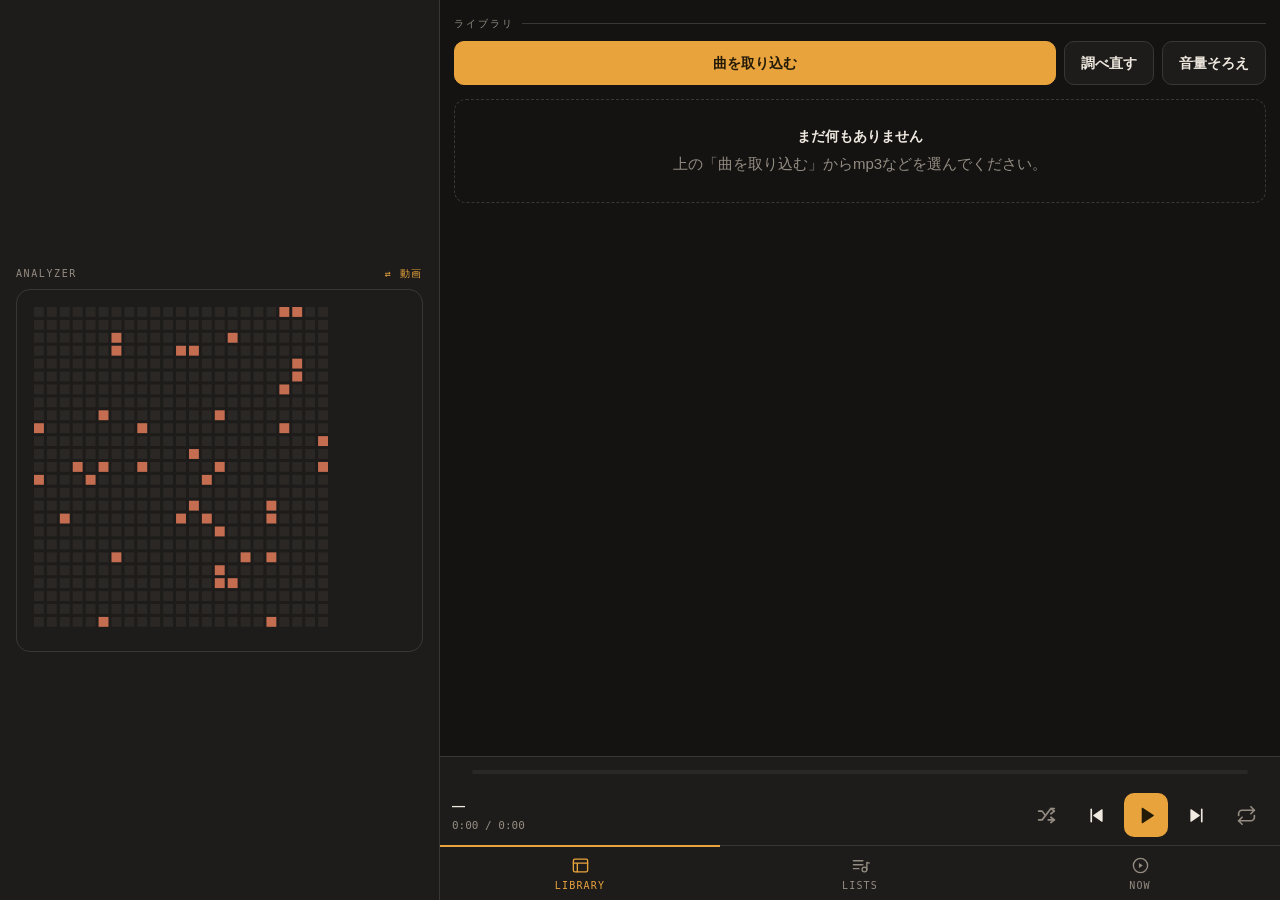
<file: reminder-app-main/VDEK-main/index.html>
<!DOCTYPE html>
<html lang="ja">
<head>
<meta charset="utf-8">
<meta name="viewport" content="width=device-width, initial-scale=1, viewport-fit=cover, maximum-scale=1">
<meta name="apple-mobile-web-app-capable" content="yes">
<meta name="apple-mobile-web-app-status-bar-style" content="black-translucent">
<meta name="theme-color" content="#141312">
<title>VDECK</title>
<style>
:root{
  --ink:#141312;
  --ink2:#1e1c1a;
  --ink3:#2a2724;
  --line:#3a3633;
  --fg:#efe9e0;
  --dim:#948c82;
  --amber:#e8a33d;
  --amber-d:#8a5f1d;
  --cut:#d9584a;
  --claude-orange:#da7756;
  --mono:ui-monospace,"SF Mono",Menlo,monospace;
  --sys:-apple-system,BlinkMacSystemFont,"Hiragino Sans","Noto Sans JP",sans-serif;
  --top:env(safe-area-inset-top);
  --bot:env(safe-area-inset-bottom);
}
*{box-sizing:border-box;-webkit-tap-highlight-color:transparent}
html,body{margin:0;height:100%;overscroll-behavior:none}
body{
  background:var(--ink);color:var(--fg);font-family:var(--sys);
  font-size:15px;line-height:1.5;
  display:flex;flex-direction:column;
  -webkit-text-size-adjust:100%;
}
#sideAnalyzer{display:none}
#mainCol{display:flex;flex-direction:column;flex:1;min-height:0;width:100%}
.analyzerWrap{display:none}
.analyzerWrap.on{display:block}
.videoStage{display:none}
.videoStage.on{display:block}

/* ---- 横画面：左に偽アナライザーを固定、右にいつも通りの画面を並べる ---- */
@media (orientation:landscape){
  body{flex-direction:row}
  #sideAnalyzer{
    display:flex;flex-direction:column;justify-content:center;
    width:42%;max-width:440px;flex:none;padding:16px;
    background:var(--ink2);border-right:1px solid var(--line);
  }
  #mainCol{flex:1;min-width:0}
  #pane-now .anToggle,#pane-now .analyzerWrap,#pane-now .videoStage{display:none!important}
}
button,input,select{font:inherit;color:inherit}
button{background:none;border:0;padding:0;cursor:pointer}

header{
  display:none;
}
header h1{
  margin:0;font-family:var(--mono);font-size:15px;letter-spacing:.22em;
  font-weight:600;color:var(--amber);cursor:pointer;
  padding:2px 4px;margin:-2px -4px;border-radius:6px;
}
header h1:active{background:var(--ink3)}
header .sub{font-family:var(--mono);font-size:10px;color:var(--dim);letter-spacing:.1em}
header .quota{margin-left:auto;font-family:var(--mono);font-size:10px;color:var(--dim)}

main{flex:1;overflow-y:auto;-webkit-overflow-scrolling:touch;padding-bottom:8px}
.pane{display:none;padding:14px 14px 24px}
.pane.on{display:block}

.eyebrow{
  font-family:var(--mono);font-size:10px;letter-spacing:.2em;color:var(--dim);
  text-transform:uppercase;margin:2px 0 10px;display:flex;align-items:center;gap:8px;
}
.eyebrow::after{content:"";flex:1;height:1px;background:var(--line)}

.btn{
  min-height:44px;padding:0 16px;border:1px solid var(--line);border-radius:10px;
  background:var(--ink2);display:inline-flex;align-items:center;justify-content:center;
  gap:8px;font-size:14px;font-weight:600;
}
.btn:active{background:var(--ink3)}
.btn.pri{background:var(--amber);color:#231a08;border-color:var(--amber)}
.btn.pri:active{background:#c9871f}
.btn.cut{border-color:var(--cut);color:var(--cut)}
.btn.wide{width:100%}
.btn.sm{min-height:36px;padding:0 12px;font-size:13px;font-weight:500}
.row{display:flex;gap:8px;flex-wrap:wrap}

.card{
  display:flex;gap:12px;align-items:center;padding:10px;
  background:var(--ink2);border:1px solid var(--line);border-radius:12px;margin-bottom:8px;
}
.card:active{background:var(--ink3)}
.thumb{
  width:82px;height:48px;flex:none;border-radius:7px;background:var(--ink3);
  object-fit:cover;display:block;
}
.thumb.ph{display:flex;align-items:center;justify-content:center;font-family:var(--mono);font-size:9px;color:var(--dim)}
.meta{flex:1;min-width:0}
.ttl{font-size:14px;font-weight:600;white-space:nowrap;overflow:hidden;text-overflow:ellipsis}
.sub2{font-family:var(--mono);font-size:11px;color:var(--dim);margin-top:2px}
.card .more{width:38px;height:38px;flex:none;display:flex;align-items:center;justify-content:center;color:var(--dim);font-size:20px}

.empty{
  border:1px dashed var(--line);border-radius:12px;padding:26px 18px;text-align:center;color:var(--dim);
}
.empty b{display:block;color:var(--fg);font-size:14px;margin-bottom:6px}

.anToggle{
  font-family:var(--mono);font-size:10px;letter-spacing:.16em;color:var(--dim);
  margin:18px 0 8px;text-transform:uppercase;
  display:flex;align-items:center;justify-content:space-between;gap:8px;cursor:pointer;
}
.anToggle .sw{color:var(--amber)}
.analyzerWrap{
  padding:14px;border-radius:14px;
  background:var(--ink2);border:1px solid var(--line);
  overflow:hidden;
}
#analyzer{display:block;width:100%;cursor:pointer}
.videoStage{
  width:100%;border-radius:14px;overflow:hidden;background:#000;
}
.videoStage video{width:100%;display:block;cursor:pointer}

#transport{
  border-top:1px solid var(--line);background:var(--ink2);
  padding:8px 12px calc(var(--bot) + 8px);
}
#tBar{height:14px;padding:5px 20px;margin-bottom:4px;box-sizing:content-box;
  background:none;cursor:pointer}
#tBarIn{height:4px;background:var(--ink3);border-radius:2px;overflow:hidden}
#tFill{height:100%;background:var(--amber);width:0}
.tRow{display:flex;align-items:center;gap:6px}
.tRow .np{flex:1;min-width:0}
.tRow .np .ttl{font-size:13px}
.ctl{width:44px;height:44px;display:flex;align-items:center;justify-content:center;
  border-radius:10px;color:var(--dim)}
.ctl svg{width:21px;height:21px;fill:none;stroke:currentColor;stroke-width:1.9;
  stroke-linecap:round;stroke-linejoin:round}
.ctl:active{background:var(--ink3)}
.ctl.on{color:var(--amber)}
.ctl.big{background:var(--amber);color:#231a08}
.ctl.big svg{width:23px;height:23px}
.ctl#bPrev,.ctl#bNext{color:var(--fg)}

nav{
  display:flex;border-top:1px solid var(--line);background:var(--ink2);
  padding-bottom:var(--bot);
}
nav button{
  flex:1;padding:9px 0 7px;font-family:var(--mono);font-size:10px;letter-spacing:.12em;
  color:var(--dim);display:flex;flex-direction:column;align-items:center;gap:3px;
  border-top:2px solid transparent;margin-top:-1px;min-height:52px;
}
nav button svg{width:19px;height:19px;fill:none;stroke:currentColor;stroke-width:1.7;
  stroke-linecap:round;stroke-linejoin:round}
nav button.on{color:var(--amber);border-top-color:var(--amber)}

#veil{position:fixed;inset:0;background:rgba(0,0,0,.6);display:none;z-index:40}
#veil.on{display:block}
#sheet{
  position:fixed;left:0;right:0;bottom:0;z-index:41;background:var(--ink2);
  border-top:1px solid var(--line);border-radius:18px 18px 0 0;
  padding:14px 14px calc(var(--bot) + 14px);transform:translateY(110%);
  transition:transform .22s ease;max-height:88vh;overflow-y:auto;
}
#sheet.on{transform:translateY(0)}
#sheet h3{margin:2px 0 12px;font-size:15px}
#sheet .opt{
  display:block;width:100%;text-align:left;padding:13px 12px;border-radius:10px;
  background:var(--ink3);margin-bottom:7px;font-size:14px;
}
#sheet .opt.danger{color:var(--cut)}
#sheet .opt{white-space:pre-line;line-height:1.45}
input[type=text]{
  width:100%;min-height:44px;padding:0 12px;border-radius:10px;
  background:var(--ink3);border:1px solid var(--line);
}
#toast{
  position:fixed;left:50%;bottom:calc(var(--bot) + 92px);transform:translate(-50%,14px);
  background:var(--fg);color:var(--ink);padding:9px 16px;border-radius:20px;
  font-size:13px;font-weight:600;opacity:0;pointer-events:none;transition:.2s;z-index:60;
}
#toast.on{opacity:1;transform:translate(-50%,0)}
.hint{font-size:12px;color:var(--dim);line-height:1.6}
.volRow{display:flex;align-items:center;gap:10px;margin:16px 2px 4px;font-family:var(--mono);font-size:11px;color:var(--dim)}
.volRow input[type=range]{
  flex:1;height:4px;-webkit-appearance:none;appearance:none;
  background:var(--ink3);border-radius:2px;outline:none;
}
.volRow input[type=range]::-webkit-slider-thumb{
  -webkit-appearance:none;width:18px;height:18px;border-radius:50%;
  background:var(--amber);cursor:pointer;border:0;
}
.volRow input[type=range]::-moz-range-thumb{
  width:18px;height:18px;border-radius:50%;background:var(--amber);cursor:pointer;border:0;
}
.volRow .volVal{width:38px;text-align:right;color:var(--fg);flex:none}
.volRow .volLabel{flex:none}
</style>
</head>
<body>

<input type="file" id="pickBgVideo" accept="video/*" hidden>

<div id="sideAnalyzer">
  <div class="anToggle" id="anCapSide">analyzer<span class="sw" id="anSwitch2">⇄ 動画</span></div>
  <div class="analyzerWrap on" id="dotsBoxSide"><canvas id="analyzer2"></canvas></div>
  <div class="videoStage" id="videoBoxSide"><video id="bgVid2" muted loop playsinline></video></div>
</div>
<div id="mainCol">

<header>
  <h1 id="brand">VDECK</h1>
  <span class="sub">v1</span>
  <span class="quota" id="quota"></span>
</header>

<main>
  <section class="pane on" id="pane-lib">
    <div class="eyebrow">ライブラリ</div>
    <div class="row" style="margin-bottom:14px">
      <label class="btn pri" style="flex:1">
        曲を取り込む
        <input type="file" id="pick" accept="audio/*,.mp3,.m4a,.wav,.aac,.flac" multiple hidden>
      </label>
      <button class="btn" id="fixAll">調べ直す</button>
      <button class="btn" id="normAll">音量そろえ</button>
    </div>
    <div id="libList"></div>
  </section>

  <section class="pane" id="pane-pl">
    <div class="eyebrow">再生リスト</div>
    <button class="btn wide" id="newPl" style="margin-bottom:14px">＋ 新しいリストを作る</button>
    <div id="plList"></div>
  </section>

  <section class="pane" id="pane-now">
    <audio id="vid" preload="metadata"></audio>
    <div>
      <div class="anToggle" id="anCapNow">analyzer<span class="sw" id="anSwitch">⇄ 動画</span></div>
      <div class="analyzerWrap on" id="dotsBoxNow">
        <canvas id="analyzer"></canvas>
      </div>
      <div class="videoStage" id="videoBoxNow">
        <video id="bgVid" muted loop playsinline></video>
      </div>

      <div class="volRow">
        <span class="volLabel">音量</span>
        <input type="range" id="volSlider" min="0" max="100" value="100">
        <span class="volVal" id="volVal">100%</span>
      </div>
    </div>
  </section>
</main>

<div id="transport">
  <div id="tBar"><div id="tBarIn"><div id="tFill"></div></div></div>
  <div class="tRow">
    <div class="np"><div class="ttl" id="miniTitle">—</div>
      <div class="sub2" id="miniTime">0:00 / 0:00</div></div>
    <button class="ctl" id="bShuffle" aria-label="ランダム"><svg viewBox="0 0 24 24"><path d="M17 4l4 3-4 3"/><path d="M17 14l4 3-4 3"/><path d="M3 7h4l3 4"/><path d="M3 17h4l10-13h4"/><path d="M14 17h7"/></svg></button>
    <button class="ctl" id="bPrev" aria-label="前へ"><svg viewBox="0 0 24 24"><path d="M6 5v14" stroke-linecap="round"/><path d="M19 5.5v13a.7.7 0 0 1-1.1.6L8.5 12.6a.7.7 0 0 1 0-1.2l9.4-6.5a.7.7 0 0 1 1.1.6z" fill="currentColor" stroke="none"/></svg></button>
    <button class="ctl big" id="bPlay" aria-label="再生"><svg viewBox="0 0 24 24" id="icPlay"><path d="M7 4.5v15a.6.6 0 0 0 .93.5l11.5-7.5a.6.6 0 0 0 0-1L7.93 4a.6.6 0 0 0-.93.5z" fill="currentColor" stroke="none"/></svg></button>
    <button class="ctl" id="bNext" aria-label="次へ"><svg viewBox="0 0 24 24"><path d="M18 5v14" stroke-linecap="round"/><path d="M5 5.5v13a.7.7 0 0 0 1.1.6l9.4-6.5a.7.7 0 0 0 0-1.2L6.1 4.9A.7.7 0 0 0 5 5.5z" fill="currentColor" stroke="none"/></svg></button>
    <button class="ctl" id="bRepeat" aria-label="繰り返し"><svg viewBox="0 0 24 24" id="icRepeat"><path d="M17 2l4 4-4 4"/><path d="M3 12V10a4 4 0 0 1 4-4h14"/><path d="M7 22l-4-4 4-4"/><path d="M21 12v2a4 4 0 0 1-4 4H3"/></svg></button>
  </div>
</div>

<nav>
  <button class="on" data-p="lib"><svg viewBox="0 0 24 24"><rect x="3" y="4" width="18" height="16" rx="2"/><path d="M3 9h18M8 9v11"/></svg>LIBRARY</button>
  <button data-p="pl"><svg viewBox="0 0 24 24"><path d="M3 6h12M3 11h12M3 16h7"/><circle cx="17" cy="17" r="3"/><path d="M20 17V8l3 1"/></svg>LISTS</button>
  <button data-p="now"><svg viewBox="0 0 24 24"><circle cx="12" cy="12" r="9"/><path d="M10 8.8v6.4l5-3.2z" fill="currentColor" stroke="none"/></svg>NOW</button>
</nav>

</div>

<div id="veil"></div>
<div id="sheet"></div>
<div id="toast"></div>

<script>
"use strict";
const DBN="vdeck",DBV=4;let db;
function openDB(){return new Promise((res,rej)=>{const r=indexedDB.open(DBN,DBV);
 r.onupgradeneeded=e=>{const d=e.target.result;
  ["videos","clips","playlists","chunks","bgvideo","rimaface"].forEach(s=>{if(!d.objectStoreNames.contains(s))d.createObjectStore(s,{keyPath:"id"})});};
 r.onsuccess=e=>{db=e.target.result;res()};r.onerror=()=>rej(r.error);});}
function tx(s,m){return db.transaction(s,m).objectStore(s);}
function put(s,v){return new Promise((res,rej)=>{const r=tx(s,"readwrite").put(v);r.onsuccess=()=>res(v);r.onerror=()=>rej(r.error);});}
function del(s,id){return new Promise((res,rej)=>{const r=tx(s,"readwrite").delete(id);r.onsuccess=res;r.onerror=()=>rej(r.error);});}
function all(s){return new Promise((res,rej)=>{const r=tx(s,"readonly").getAll();r.onsuccess=()=>res(r.result||[]);r.onerror=()=>rej(r.error);});}
function one(s,id){return new Promise((res,rej)=>{const r=tx(s,"readonly").get(id);r.onsuccess=()=>res(r.result);r.onerror=()=>rej(r.error);});}
const uid=()=>Date.now().toString(36)+Math.random().toString(36).slice(2,7);

let VIDEOS=[],PLAYLISTS=[];
let queue=[],qi=-1,shuffle=false,repeat="off",curURL=null,curVid=null;

const $=s=>document.querySelector(s),$$=s=>[...document.querySelectorAll(s)];
const vid=$("#vid");

function fmt(t){if(!isFinite(t)||t<0)t=0;const m=Math.floor(t/60),s=Math.floor(t%60);return m+":"+String(s).padStart(2,"0");}
function fmt1(t){if(!isFinite(t)||t<0)t=0;const m=Math.floor(t/60),s=(t%60).toFixed(1).padStart(4,"0");return m+":"+s;}
function mb(b){return b>=1073741824?(b/1073741824).toFixed(1)+"GB":Math.round(b/1048576)+"MB";}
let tT;function toast(m){const e=$("#toast");e.textContent=m;e.classList.add("on");clearTimeout(tT);tT=setTimeout(()=>e.classList.remove("on"),1800);}

function sheet(title,opts){
  const s=$("#sheet");s.innerHTML="<h3>"+title+"</h3>";
  opts.forEach(o=>{
    if(o.isLabelFor){
      const l=document.createElement("label");l.className="opt";
      l.setAttribute("for",o.isLabelFor);l.textContent=o.label;
      l.onclick=()=>setTimeout(closeSheet,50);
      s.appendChild(l);return;
    }
    const b=document.createElement("button");b.className="opt"+(o.danger?" danger":"");
    b.textContent=o.label;b.onclick=()=>{closeSheet();setTimeout(o.fn,180)};s.appendChild(b);
  });
  const c=document.createElement("button");c.className="opt";c.textContent="キャンセル";c.onclick=closeSheet;s.appendChild(c);
  $("#veil").classList.add("on");requestAnimationFrame(()=>s.classList.add("on"));
}
function sheetInput(title,ph,val,fn){
  const s=$("#sheet");s.innerHTML="<h3>"+title+"</h3>";
  const i=document.createElement("input");i.type="text";i.placeholder=ph;i.value=val||"";s.appendChild(i);
  const r=document.createElement("div");r.className="row";r.style.marginTop="10px";
  const ok=document.createElement("button");ok.className="btn pri";ok.style.flex="1";ok.textContent="決定";
  ok.onclick=()=>{const v=i.value.trim();if(!v)return;closeSheet();setTimeout(()=>fn(v),180)};
  const ng=document.createElement("button");ng.className="btn";ng.textContent="やめる";ng.onclick=closeSheet;
  r.append(ok,ng);s.appendChild(r);
  $("#veil").classList.add("on");requestAnimationFrame(()=>s.classList.add("on"));
  setTimeout(()=>i.focus(),260);
}
function closeSheet(){$("#sheet").classList.remove("on");$("#veil").classList.remove("on");}
$("#veil").onclick=closeSheet;

async function relink(){
  const byId=new Set(VIDEOS.map(v=>v.id));
  let fixP=0,lostP=0;
  for(const p of PLAYLISTS){
    let changed=false;
    p.items=p.items.filter(it=>{
      const alive=byId.has(it.refId);
      if(!alive){lostP++;changed=true;return false;}
      return true;
    });
    if(changed){await put("playlists",p);fixP++;}
  }
  await reload();
  sheet("修復しました",[
    "手直しした再生リスト\n"+fixP+" 件",
    "リストから外した項目\n"+lostP+" 件",
  ].map(t=>({label:t,fn:()=>{}})));
}
function carDiag(){
  const ms=("mediaSession" in navigator);
  let handlers="不明";
  if(ms){
    try{navigator.mediaSession.setActionHandler("nexttrack",()=>next());handlers="受け付けています"}
    catch(_){handlers="受け付けられません"}
  }
  const meta=ms&&navigator.mediaSession.metadata;
  sheet("車での再生 診断",[
    "曲情報の窓口\n"+(ms?"使えます":"使えません（このブラウザは未対応）"),
    "ステアリング操作の受け口\n"+handlers,
    "ナビに送っている曲名\n"+(meta?meta.title:"未設定"),
    "ナビに送っている元曲名\n"+(meta&&meta.artist?meta.artist:"未設定"),
    "ジャケット画像\n"+(meta&&meta.artwork&&meta.artwork.length?"送っています":"なし（サムネ未設定）"),
    "再生状態\n"+((ms&&navigator.mediaSession.playbackState)||"未設定"),
    "音量\n"+Math.round(vid.volume*100)+"%"+(vid.muted?"（消音中）":""),
  ].map(t=>({label:t,fn:()=>{}})));
}

$("#brand").onclick=()=>{
  sheet("VDECK v1",[
    {label:"再読み込み",fn:()=>location.reload()},
    {label:"迷子のリストを修復する",fn:()=>relink()},
    {label:"車での再生を診断する",fn:()=>carDiag()},
    {label:"背景動画を選ぶ／変える",isLabelFor:"pickBgVideo"},
    {label:"強制更新（キャッシュを捨てて最新を取得）",fn:async()=>{
      try{
        if(window.caches){const ks=await caches.keys();await Promise.all(ks.map(k=>caches.delete(k)));}
        if(navigator.serviceWorker){
          const rs=await navigator.serviceWorker.getRegistrations();
          await Promise.all(rs.map(r=>r.unregister()));
        }
      }catch(_){}
      const u=location.origin+location.pathname+"?v="+Date.now();
      location.replace(u);
    }},
    {label:"保存状況を見る",fn:async()=>{
      let usage=0,quota=0;
      try{const e=await navigator.storage.estimate();usage=e.usage||0;quota=e.quota||0}catch(_){}
      let chunks=0;try{chunks=(await all("chunks")).length}catch(_){}
      sheet("保存状況",[
        "使用中\n"+mb(usage),
        "使える上限（目安）\n"+(quota?mb(quota):"不明"),
        "曲 / リスト\n"+VIDEOS.length+" / "+PLAYLISTS.length+" 件",
        "保存されている かけら\n"+chunks+" 個",
      ].map(t=>({label:t,fn:()=>{}})));
    }},
  ]);
};
function go(p){
  const btn=$$("nav button").find(b=>b.dataset.p===p);
  $$("nav button").forEach(x=>x.classList.toggle("on",x===btn));
  $$(".pane").forEach(s=>s.classList.remove("on"));
  const pane=$("#pane-"+p);
  if(pane){pane.classList.add("on");
    const m=$("main");
    if(m){
      m.scrollTop=0;
      m.style.overflowY=(p==="now")?"hidden":"auto";
    }}
}
$$("nav button").forEach(b=>b.addEventListener("click",()=>go(b.dataset.p)));

$("#pick").onchange=async e=>{
  const files=[...e.target.files];e.target.value="";
  if(!files.length)return;
  if(navigator.storage&&navigator.storage.persist)navigator.storage.persist().catch(()=>{});
  const ng=[];const added=[];
  for(const f of files){
    toast("保存中… "+f.name.slice(0,18));
    const id=await store(f);
    if(id)added.push(id);else ng.push([f.name,lastErr||"保存に失敗",f]);
  }
  await reload();
  if(!added.length){report(ng,0);return;}
  toast(added.length+"本 保存しました。長さを調べます…");
  for(const id of added){
    const rec=await one("videos",id);
    if(rec){try{await repair(rec,true)}catch(_){}}
  }
  await reload();
  if(ng.length)report(ng,added.length);else toast(added.length+"本 取り込みました");
};
$("#pickBgVideo").onchange=async e=>{
  const f=e.target.files[0];e.target.value="";
  if(!f)return;
  toast("背景動画を保存中…");
  const ok=await storeBgVideo(f);
  if(ok){await loadBgVideo();toast("背景動画を更新しました。アナライザーの「⇄ 動画」で切り替えられます");}
};
const CHUNK=8*1048576;
let lastErr="";
async function store(f){
  const id=uid(),type=f.type||"audio/mpeg";
  const n=Math.max(1,Math.ceil(f.size/CHUNK));
  lastErr="";
  try{
    for(let i=0;i<n;i++){
      const buf=await f.slice(i*CHUNK,Math.min(f.size,(i+1)*CHUNK)).arrayBuffer();
      await put("chunks",{id:id+":"+i,data:buf});
      if(n>4&&i%3===0)toast(f.name.slice(0,16)+" 保存中 "+Math.round((i+1)/n*100)+"%");
    }
    await put("videos",{id,name:f.name.replace(/\.[^.]+$/,""),
      type,size:f.size,chunks:n,dur:0,thumb:null,addedAt:Date.now()});
    return id;
  }catch(err){
    for(let i=0;i<n;i++){try{await del("chunks",id+":"+i)}catch(_){}}
    const nm=(err&&err.name)||String(err);
    lastErr=nm==="QuotaExceededError"?"保存領域がいっぱいです":"保存に失敗 "+nm;
    toast(lastErr);
    return null;
  }
}
let blobCache={id:null,blob:null};
const BLOB_BATCH=16;
async function blobOf(rec){
  if(!rec)return null;
  if(blobCache.id===rec.id&&blobCache.blob)return blobCache.blob;
  let b=null;
  if(rec.chunks){
    let acc=null,batch=[];
    for(let i=0;i<rec.chunks;i++){
      const c=await one("chunks",rec.id+":"+i);
      if(!c)return null;
      batch.push(c.data);
      if(batch.length>=BLOB_BATCH||i===rec.chunks-1){
        acc=acc?new Blob([acc,...batch],{type:rec.type||"audio/mpeg"})
             :new Blob(batch,{type:rec.type||"audio/mpeg"});
        batch=[];
      }
    }
    b=acc;
  }
  else if(rec.data)b=new Blob([rec.data],{type:rec.type||"audio/mpeg"});
  else b=rec.blob||null;
  blobCache={id:rec.id,blob:b};
  return b;
}
async function dropVideo(v){
  if(blobCache.id===v.id)blobCache={id:null,blob:null};
  await del("videos",v.id);
  if(v.chunks)for(let i=0;i<v.chunks;i++){try{await del("chunks",v.id+":"+i)}catch(_){}}
}
function report(ng,ok){
  sheet("取り込めなかったファイル "+ng.length+"件",
    ng.map(([n,r])=>({label:n+"\n→ "+r,fn:()=>{}})).concat([
      {label:"判定を無視して強制的に取り込む",fn:async()=>{
        let c=0;
        for(const [,,f] of ng){if(!f)continue;
          toast("強制取り込み中… "+f.name);
          if(await store(f))c++;}
        await reload();toast(c+"本 強制的に入れました");}},
      {label:"（"+ok+"本は取り込めました）",fn:()=>{}}]));
}

function seekTo(v,t){return new Promise(r=>{
  let f=false;const h=()=>{if(f)return;f=true;v.removeEventListener("seeked",h);clearTimeout(to);r()};
  const to=setTimeout(h,5000);
  v.addEventListener("seeked",h);
  try{v.currentTime=t}catch(_){h()}
});}

function trueDuration(v){return new Promise(r=>{
  let f=false;
  const fin=()=>{if(f)return;f=true;
    v.removeEventListener("seeked",sk);v.removeEventListener("durationchange",dc);clearTimeout(to);
    const d=isFinite(v.duration)&&v.duration>0?v.duration:0;
    r(d);};
  const sk=()=>fin(),dc=()=>{};
  const to=setTimeout(fin,25000);
  v.addEventListener("seeked",sk);v.addEventListener("durationchange",dc);
  try{v.currentTime=1e101}catch(_){fin()}
});}

function probe(src){
  return new Promise(res=>{
    const u=URL.createObjectURL(src),v=document.createElement("audio");
    v.muted=true;v.defaultMuted=true;v.preload="auto";
    v.style.cssText="position:fixed;left:-9999px;top:0;width:1px;height:1px;opacity:0;pointer-events:none";
    document.body.appendChild(v);
    let f=false;
    const fin=r=>{if(f)return;f=true;clearTimeout(to);
      try{v.pause()}catch(_){}
      URL.revokeObjectURL(u);v.removeAttribute("src");
      try{v.load()}catch(_){}
      v.remove();res(r);};
    const to=setTimeout(()=>fin({dur:0,err:"timeout"}),45000);
    v.onerror=()=>fin({dur:0,err:(v.error&&v.error.code===4)?"codec":"read"});
    v.onloadedmetadata=async()=>{
      try{
        try{await v.play()}catch(_){}
        let dur=await trueDuration(v);
        try{v.pause()}catch(_){}
        fin({dur});
      }catch(_){fin({dur:0,err:"read"})}
    };
    v.src=u;
  });
}

async function diagnose(rec){
  toast("調べてます…");
  let found=0,bytes=0;
  if(rec.chunks){
    for(let i=0;i<rec.chunks;i++){
      const c=await one("chunks",rec.id+":"+i);
      if(c&&c.data){found++;bytes+=c.data.byteLength;}
    }
  }else if(rec.data){found=1;bytes=rec.data.byteLength;}
  const b=await blobOf(rec);
  const hdr=b?await mp4Duration(b):0;
  const okAll=bytes===rec.size;
  sheet("診断： "+rec.name,[
    "元ファイルのサイズ\n"+rec.size.toLocaleString()+" B（"+mb(rec.size)+"）",
    "実際に入ってるデータ\n"+bytes.toLocaleString()+" B（"+mb(bytes)+"）",
    "かけらの数\n"+found+" / "+(rec.chunks||1),
    "組み直した結果\n"+(b?b.size.toLocaleString()+" B":"組み直し失敗"),
    "設計図に書いてある長さ\n"+(hdr?fmt(hdr):"読み取れず"),
    "いま表示してる長さ\n"+fmt(rec.dur||0),
    okAll?"データは欠けてません":"データが不足しています： "+mb(rec.size-bytes)+" 足りません"
  ].map(t=>({label:t,fn:()=>{}})));
}
async function repair(rec,quiet){
  const b=await blobOf(rec);
  if(!b||!b.size){if(!quiet)toast("データがありません");return;}
  if(!quiet)toast("調べ直してます… "+rec.name);
  const p=await probe(b);
  if(p.dur)rec.dur=p.dur;
  await put("videos",rec);
  if(!quiet){await reload();toast(p.dur?"長さ "+fmt(p.dur)+" に修正":"読み取れませんでした")}
}
$("#fixAll").onclick=async()=>{
  if(!VIDEOS.length)return;
  for(const v of VIDEOS.slice()){
    const b=await blobOf(v);
    if(!b||!b.size)continue;
    toast("調べ直し中… "+v.name);
    const p=await probe(b);
    if(p.dur)v.dur=p.dur;
    await put("videos",v);
  }
  await reload();toast("全部やり直しました");
};

/* ===== 音量そろえ =====
   曲によって音量差があるのを直す機能。以前どこかのセッションで
   AudioContext＋GainNodeを常時つないで補正する版を作ったことがあるが、
   その方式だと<audio>の出力をAudioContext経由に付け替えることになり、
   今回このセッションで散々苦労して撤去した「バックグラウンド再生が
   止まる」「タップで音がおかしくなる」不具合を再発させかねない。
   なのでここでは<audio>要素が標準で持ってるvolumeプロパティ
   （0〜1、下げることしかできない）だけで済ます方式にしてある。
   測定だけは一時的なAudioContextで行うが、再生経路には一切繋がない
   （測定用のcontextは使い捨てで、mainのvidには触れない） */
const TARGET_RMS=0.1;
let measureCtx=null;
function ensureMeasureCtx(){
  if(!measureCtx){
    const AC=window.AudioContext||window.webkitAudioContext;
    if(AC)measureCtx=new AC();
  }
  return measureCtx;
}
async function measureLoudness(rec){
  const ctx=ensureMeasureCtx();
  if(!ctx)return null;
  const b=await blobOf(rec);
  if(!b||b.size>300*1048576)return null;
  let buf;
  try{buf=await ctx.decodeAudioData(await b.arrayBuffer());}
  catch(_){return null;}
  const ch=buf.getChannelData(0);
  const step=Math.max(1,Math.floor(ch.length/200000));
  let sum=0,n=0;
  for(let i=0;i<ch.length;i+=step){sum+=ch[i]*ch[i];n++;}
  return Math.sqrt(sum/Math.max(1,n));
}
function volFromRms(rms){
  if(!rms||rms<=0)return 1;
  return Math.max(0.15,Math.min(1,TARGET_RMS/rms));
}
async function normalizeOne(v){
  toast("音量を測定中… "+v.name);
  const rms=await measureLoudness(v);
  if(!rms){toast("測定できませんでした");return;}
  v.vol=volFromRms(rms);
  await put("videos",v);await reload();
  toast(v.name+" の音量 ×"+v.vol.toFixed(2));
}
$("#normAll").onclick=async()=>{
  if(!VIDEOS.length)return;
  for(const v of VIDEOS.slice()){
    toast("音量を測定中… "+v.name);
    const rms=await measureLoudness(v);
    if(rms){v.vol=volFromRms(rms);await put("videos",v);}
  }
  await reload();toast("音量をそろえました");
};

function cardEl(o){
  const d=document.createElement("div");d.className="card";
  const noImg='<div class="thumb ph"><svg viewBox="0 0 24 24" width="20" height="20" fill="none" stroke="currentColor" stroke-width="1.6" stroke-linecap="round" stroke-linejoin="round"><path d="M9 18V5l12-2v13"/><circle cx="6" cy="18" r="3"/><circle cx="18" cy="16" r="3"/></svg></div>';
  d.innerHTML=(o.thumb?'<img class="thumb" src="'+o.thumb+'">':noImg)+
    '<div class="meta"><div class="ttl"></div><div class="sub2"></div></div><button class="more">...</button>';
  d.querySelector(".ttl").textContent=o.title;
  d.querySelector(".sub2").textContent=o.sub;
  d.onclick=e=>{if(e.target.closest(".more"))return;o.tap();};
  d.querySelector(".more").onclick=e=>{e.stopPropagation();o.menu()};
  return d;
}
function renderLib(){
  const w=$("#libList");w.innerHTML="";
  if(!VIDEOS.length){w.innerHTML='<div class="empty"><b>まだ何もありません</b>上の「曲を取り込む」からmp3などを選んでください。</div>';return;}
  VIDEOS.slice().sort((a,b)=>b.addedAt-a.addedAt).forEach(v=>{
    w.appendChild(cardEl({thumb:v.thumb,title:v.name,sub:fmt(v.dur)+" · "+mb(v.size)+(v.data||v.chunks?"":" · 要 再取込")+(v.vol!=null&&v.vol!==1?" · 音量×"+v.vol.toFixed(2):""),
      tap:()=>playLibraryFrom(v.id),
      menu:()=>sheet(v.name,[
        {label:"再生する",fn:()=>playLibraryFrom(v.id)},
        {label:"再生リストに追加",fn:()=>addToPlaylist({kind:"video",refId:v.id})},
        {label:"音量をそろえる（測定）",fn:()=>normalizeOne(v)},
        {label:"長さとサムネを調べ直す",fn:()=>repair(v)},
        {label:"診断する（データが揃ってるか）",fn:()=>diagnose(v)},
        {label:"名前を変える",fn:()=>sheetInput("名前を変える","タイトル",v.name,async n=>{v.name=n;await put("videos",v);await reload();})},
        {label:"削除する",danger:true,fn:async()=>{
          await dropVideo(v);
          await reload();toast("削除しました");}}
      ])}));
  });
}

function renderPl(){
  const w=$("#plList");w.innerHTML="";
  if(!PLAYLISTS.length){w.innerHTML='<div class="empty"><b>リストがありません</b>お気に入りの順番を作って、まとめて流せます。</div>';return;}
  PLAYLISTS.forEach(p=>{
    const resolved=p.items.map(resolve);
    const ok=resolved.filter(Boolean);
    const lost=p.items.length-ok.length;
    const first=ok[0];
    const th=first?(first.thumb||(VIDEOS.find(v=>v.id===first.videoId)||{}).thumb):null;
    w.appendChild(cardEl({thumb:th,title:p.name,
      sub:ok.length+"曲"+(lost?" · "+lost+"曲が行方不明":""),
      tap:()=>startPlaylist(p),
      menu:()=>sheet(p.name,[
        {label:"最初から再生",fn:()=>startPlaylist(p,false)},
        {label:"ランダムで再生",fn:()=>startPlaylist(p,true)},
        {label:"中身を編集",fn:()=>editPl(p)},
        {label:"名前を変える",fn:()=>sheetInput("名前を変える","リスト名",p.name,async n=>{p.name=n;await put("playlists",p);await reload();})},
      ].concat(lost?[{label:"行方不明の "+lost+" 曲を取り除く",fn:async()=>{
        p.items=p.items.filter(it=>resolve(it));await put("playlists",p);
        await reload();toast("整理しました");}}]:[]).concat([
        {label:"削除する",danger:true,fn:async()=>{await del("playlists",p.id);await reload();toast("削除しました")}}
      ]))}));
  });
}
function resolve(it){
  const v=VIDEOS.find(v=>v.id===it.refId);
  return v?{kind:"video",videoId:v.id,title:v.name,start:0,end:null,thumb:v.thumb}:null;
}
function editPl(p){
  const s=$("#sheet");s.innerHTML="<h3>"+p.name+" の中身</h3>";
  p.items.forEach((it,i)=>{
    const r=resolve(it);const d=document.createElement("div");d.className="row";d.style.marginBottom="6px";
    d.innerHTML='<div class="opt" style="flex:1;margin:0">'+(r?r.title:"(見つかりません)")+'</div>';
    const up=document.createElement("button");up.className="btn sm";up.textContent="上へ";
    up.onclick=async()=>{if(i>0){[p.items[i-1],p.items[i]]=[p.items[i],p.items[i-1]];await put("playlists",p);await reload();editPl(p);}};
    const dn=document.createElement("button");dn.className="btn sm";dn.textContent="下へ";
    dn.onclick=async()=>{if(i<p.items.length-1){[p.items[i+1],p.items[i]]=[p.items[i],p.items[i+1]];await put("playlists",p);await reload();editPl(p);}};
    const rm=document.createElement("button");rm.className="btn sm cut";rm.textContent="削除";
    rm.onclick=async()=>{p.items.splice(i,1);await put("playlists",p);await reload();editPl(p);};
    d.append(up,dn,rm);s.appendChild(d);
  });
  if(!p.items.length)s.insertAdjacentHTML("beforeend",'<p class="hint">まだ空っぽです。ライブラリやクリップの「...」から追加してください。</p>');
  const c=document.createElement("button");c.className="opt";c.style.marginTop="10px";c.textContent="閉じる";c.onclick=closeSheet;s.appendChild(c);
  $("#veil").classList.add("on");requestAnimationFrame(()=>s.classList.add("on"));
}
$("#newPl").onclick=()=>sheetInput("新しい再生リスト","リスト名","",async n=>{
  await put("playlists",{id:uid(),name:n,items:[],createdAt:Date.now()});await reload();toast("作りました");});

function addToPlaylist(item){
  if(!PLAYLISTS.length){sheetInput("先にリストを作ります","リスト名","",async n=>{
    await put("playlists",{id:uid(),name:n,items:[item],createdAt:Date.now()});await reload();toast("追加しました");});return;}
  sheet("どのリストに追加？",PLAYLISTS.map(p=>({label:p.name+"（"+p.items.length+"）",fn:async()=>{
    p.items.push(item);await put("playlists",p);await reload();toast(p.name+" に追加");}})).concat([
    {label:"＋ 新しいリストを作って追加",fn:()=>sheetInput("新しい再生リスト","リスト名","",async n=>{
      await put("playlists",{id:uid(),name:n,items:[item],createdAt:Date.now()});await reload();toast("追加しました");})}]));
}
function startPlaylist(p,sh){
  const q=p.items.map(resolve).filter(Boolean);
  if(!q.length){
    return toast(p.items.length
      ? "中の曲が見つかりません（元曲が消えています）"
      : "このリストは空です");
  }
  if(sh!==undefined){shuffle=sh;syncBtns();}
  playQueue(q,shuffle?Math.floor(Math.random()*q.length):0);
  toast(q.length+"曲を再生します");
}

document.addEventListener("visibilitychange",()=>{
  if(!document.hidden){
    mediaSetup();mediaState();mediaPos();
    const it=queue[qi];if(it)mediaInfo(it);
  }
});

function mediaSetup(){
  if(!("mediaSession" in navigator))return;
  const ms=navigator.mediaSession;
  const set=(k,fn)=>{try{ms.setActionHandler(k,fn)}catch(_){}};
  set("play",()=>vid.play().catch(()=>{}));
  set("pause",()=>vid.pause());
  set("stop",()=>vid.pause());
  set("nexttrack",()=>next());
  set("previoustrack",()=>prev());
  set("seekforward",e=>{const it=queue[qi];if(!it)return;
    const en=it.end||vid.duration||0;
    vid.currentTime=Math.min(en-0.1,vid.currentTime+((e&&e.seekOffset)||15));});
  set("seekbackward",e=>{const it=queue[qi];if(!it)return;
    vid.currentTime=Math.max(it.start||0,vid.currentTime-((e&&e.seekOffset)||15));});
  set("seekto",e=>{const it=queue[qi];if(!it||!e||e.seekTime==null)return;
    vid.currentTime=(it.start||0)+e.seekTime;});
}

function mediaInfo(it){
  if(!("mediaSession" in navigator)||!it)return;
  const v=VIDEOS.find(v=>v.id===it.videoId);
  const art=it.thumb||(v&&v.thumb);
  const meta={title:it.title||"VDECK",artist:v?v.name:"VDECK",album:"VDECK"};
  if(art)meta.artwork=[{src:art,sizes:"320x180",type:"image/jpeg"}];
  try{navigator.mediaSession.metadata=new MediaMetadata(meta)}catch(_){}
}
function mediaState(){
  if(!("mediaSession" in navigator))return;
  try{navigator.mediaSession.playbackState=vid.paused?"paused":"playing"}catch(_){}
}
function mediaPos(){
  if(!("mediaSession" in navigator)||!navigator.mediaSession.setPositionState)return;
  const it=queue[qi];if(!it)return;
  const s=it.start||0,en=it.end||vid.duration||0;
  const dur=Math.max(0,en-s);
  if(!isFinite(dur)||dur<=0)return;
  try{navigator.mediaSession.setPositionState({
    duration:dur,playbackRate:vid.playbackRate||1,
    position:Math.max(0,Math.min(dur,vid.currentTime-s))});}catch(_){}
}
function playQueue(q,i){queue=q;qi=i;preload={qi:null,videoId:null,url:null};shuffleBag=[];go("now");load(true);}
function playLibraryFrom(videoId){
  const q=VIDEOS.slice().sort((a,b)=>b.addedAt-a.addedAt)
    .map(v=>({kind:"video",videoId:v.id,title:v.name,start:0,end:null}));
  const i=q.findIndex(it=>it.videoId===videoId);
  playQueue(q,i>=0?i:0);
}
let skipGuard=0;
/* スマホがスリープ中（画面ロック中）だと、曲が終わってから次の曲データを
   IndexedDBから読みに行く「その場読み込み」だと間に合わないことがある。
   音が止まった瞬間にブラウザがこのページのJS実行を後回しにし始めるらしく、
   読み込みが終わる前にタイムアウトしたように固まってしまう。
   対策として、今の曲を再生し始めたタイミングで次の曲のデータを
   あらかじめ用意しておき、曲が終わった瞬間はURLを差し替えるだけで
   済むようにする（音が鳴ってる間に重い読み込みを終わらせておく） */
let preload={qi:null,videoId:null,url:null};
/* ===== ランダム再生の偏り対策 =====
   以前はMath.random()で毎回完全ランダムに選んでいた（直前の曲だけ除外）。
   これだと数学的には均等でも、体感では同じ曲が短時間に何度も当たったり
   逆に全然出てこない曲が出たりする（「トランプの山を毎回シャッフルし直す」
   方式の宿命）。なので「山（bag）を1回作って端から引いていき、山が空に
   なったらまた作り直す」方式に変更。これで全曲を1周してから次の1周に
   入るようになり、体感の偏りが減る */
let shuffleBag=[];
function refillShuffleBag(avoidIdx){
  const arr=queue.map((_,i)=>i);
  for(let i=arr.length-1;i>0;i--){
    const j=Math.floor(Math.random()*(i+1));
    [arr[i],arr[j]]=[arr[j],arr[i]];
  }
  if(arr.length>1&&arr[0]===avoidIdx){
    const swapAt=1+Math.floor(Math.random()*(arr.length-1));
    [arr[0],arr[swapAt]]=[arr[swapAt],arr[0]];
  }
  shuffleBag=arr;
}
function pickNextQi(){
  if(repeat==="one")return qi;
  if(!queue.length)return null;
  if(shuffle){
    if(queue.length<=1)return 0;
    if(!shuffleBag.length)refillShuffleBag(qi);
    return shuffleBag.shift();
  }
  if(qi<queue.length-1)return qi+1;
  if(repeat==="all")return 0;
  return null;
}
async function preloadNextTrack(){
  const nqi=preload.qi!=null?preload.qi:pickNextQi();
  if(nqi==null||nqi===qi)return;
  const it=queue[nqi];if(!it)return;
  if(preload.qi===nqi&&preload.videoId===it.videoId&&preload.url)return; // 用意済み
  try{
    const v=await one("videos",it.videoId);
    if(!v)return;
    const b=await blobOf(v);
    if(!b||!b.size)return;
    if(preload.url)URL.revokeObjectURL(preload.url);
    preload={qi:nqi,videoId:it.videoId,url:URL.createObjectURL(b)};
  }catch(_){}
}
async function load(auto){
  const it=queue[qi];if(!it)return;
  if(curVid!==it.videoId){
    let url,v;
    if(preload.qi===qi&&preload.videoId===it.videoId&&preload.url){
      // 事前に用意しておいたものを使う。IndexedDBの読み込みを待たずに
      // ほぼ即座に切り替えられる
      url=preload.url;
      v=await one("videos",it.videoId);
      preload={qi:null,videoId:null,url:null};
      if(!v){
        if(++skipGuard>=queue.length){skipGuard=0;
          return toast("このリストの曲が見つかりません");}
        return next();
      }
    }else{
      v=await one("videos",it.videoId);
      if(!v){
        if(++skipGuard>=queue.length){skipGuard=0;
          return toast("このリストの曲が見つかりません");}
        return next();
      }
      const b=await blobOf(v);
      if(!b||!b.size){
        if(++skipGuard>=queue.length){skipGuard=0;
          return toast("曲データが壊れています。取り込み直してください");}
        return next();
      }
      url=URL.createObjectURL(b);
    }
    skipGuard=0;
    if(curURL)URL.revokeObjectURL(curURL);
    curURL=url;curVid=it.videoId;vid.src=curURL;vid.load();
    vid.volume=(v.vol!=null?v.vol:1);
    syncVolUI();
  }
  $("#miniTitle").textContent=it.title;
  mediaInfo(it);
  const seek=()=>{
    vid.onloadedmetadata=null;
    try{vid.currentTime=it.start||0}catch(_){}
    if(auto)vid.play().catch(()=>toast("再生ボタンを押してください"));
  };
  if(vid.readyState>=1)seek();else vid.onloadedmetadata=seek;
  preloadNextTrack(); // 次の次に備えて、今の曲の「次」を先読みしておく
}
function next(){
  if(repeat==="one")return load(true);
  if(!queue.length)return;
  const nqi=preload.qi!=null?preload.qi:pickNextQi();
  if(nqi==null){vid.pause();return;}
  qi=nqi;
  load(true);
}
function prev(){
  const it=queue[qi];
  if(it&&vid.currentTime-(it.start||0)>3)return vid.currentTime=it.start||0;
  if(qi>0){qi--;load(true);}else if(it){vid.currentTime=it.start||0;}
}
$("#bPlay").onclick=()=>{if(!queue.length)return toast("曲を選んでください");vid.paused?vid.play().catch(()=>{}):vid.pause();};
$("#bNext").onclick=next;$("#bPrev").onclick=prev;
$("#bShuffle").onclick=()=>{shuffle=!shuffle;preload={qi:null,videoId:null,url:null};shuffleBag=[];syncBtns();toast(shuffle?"ランダム ON":"ランダム OFF")};
function setRepeat(mode){
  repeat=mode;preload={qi:null,videoId:null,url:null};syncBtns();
  toast(repeat==="off"?"繰り返し OFF":repeat==="all"?"リスト全体をリピート":"今の曲だけリピート");
}
$("#bRepeat").onclick=()=>{
  sheet("繰り返し",[
    {label:(repeat==="off"?"● ":"○ ")+"繰り返しなし",fn:()=>setRepeat("off")},
    {label:(repeat==="all"?"● ":"○ ")+"リスト全体をリピート",fn:()=>setRepeat("all")},
    {label:(repeat==="one"?"● ":"○ ")+"今の曲だけリピート",fn:()=>setRepeat("one")},
  ]);
};
const IC_PLAY='<path d="M7 4.5v15a.6.6 0 0 0 .93.5l11.5-7.5a.6.6 0 0 0 0-1L7.93 4a.6.6 0 0 0-.93.5z" fill="currentColor" stroke="none"/>';
const IC_PAUSE='<path d="M8 4.5h3v15H8zM13 4.5h3v15h-3z" fill="currentColor" stroke="none"/>';
const IC_REPEAT='<path d="M17 2l4 4-4 4"/><path d="M3 12V10a4 4 0 0 1 4-4h14"/><path d="M7 22l-4-4 4-4"/><path d="M21 12v2a4 4 0 0 1-4 4H3"/>';
const IC_REPEAT1=IC_REPEAT+'<text x="12" y="15" font-size="8.5" font-weight="700" text-anchor="middle" fill="currentColor" stroke="none" font-family="ui-monospace,monospace">1</text>';
function syncBtns(){
  $("#bShuffle").classList.toggle("on",shuffle);
  const r=$("#bRepeat");r.classList.toggle("on",repeat!=="off");
  $("#icRepeat").innerHTML=repeat==="one"?IC_REPEAT1:IC_REPEAT;
  $("#icPlay").innerHTML=vid.paused?IC_PLAY:IC_PAUSE;
  $("#bPlay").setAttribute("aria-label",vid.paused?"再生":"一時停止");
}

/* ===== 再生中の音量スライダー =====
   音量そろえ（自動測定）だけだと合わない曲があるので、再生しながら
   その場で微調整できるようにする。vid.volumeを直接いじるだけなので
   （AudioContext等は経由しない）バックグラウンド再生への影響は無い。
   ドラッグ後、少し待ってからその曲のvolとして保存し直す（曲ごとに記憶） */
const volSlider=$("#volSlider"),volVal=$("#volVal");
let volSaveTimer=null;
function syncVolUI(){
  const v=Math.round((vid.volume||0)*100);
  volSlider.value=v;
  volVal.textContent=v+"%";
}
volSlider.oninput=()=>{
  const v=Math.max(0,Math.min(100,parseInt(volSlider.value,10)||0))/100;
  vid.volume=v;
  volVal.textContent=Math.round(v*100)+"%";
  clearTimeout(volSaveTimer);
  volSaveTimer=setTimeout(saveCurrentVol,500);
};
async function saveCurrentVol(){
  if(!curVid)return;
  const rec=await one("videos",curVid);
  if(!rec)return;
  rec.vol=vid.volume;
  await put("videos",rec);
  await reload();
  toast("この曲の音量を "+Math.round(vid.volume*100)+"% で覚えました");
}

vid.onplay=vid.onpause=()=>{
  syncBtns();mediaState();mediaPos();
  if(anMode==="video"){
    if(vid.paused){$("#bgVid").pause();$("#bgVid2").pause();}
    else{$("#bgVid").play().catch(()=>{});$("#bgVid2").play().catch(()=>{});}
  }
};
vid.onended=next;
vid.onerror=()=>{const c=vid.error&&vid.error.code;
  toast(c===4?"iPhoneが再生できない形式です":c===3?"デコード失敗（形式が特殊です）":
        c===2?"データを読み出せません":"再生エラー "+c);};
vid.ontimeupdate=()=>{
  const it=queue[qi];if(!it)return;
  const s=it.start||0,e=it.end||vid.duration||0;
  if(it.end&&vid.currentTime>=it.end-0.03){next();return;}
  const p=e>s?((vid.currentTime-s)/(e-s))*100:0;
  $("#tFill").style.width=Math.max(0,Math.min(100,p))+"%";
  $("#miniTime").textContent=fmt(vid.currentTime-s)+" / "+fmt(e-s);
  if((mpTick=(mpTick+1)%8)===0)mediaPos();
};
$("#tBar").onclick=e=>{
  const it=queue[qi];if(!it)return;const r=$("#tBarIn").getBoundingClientRect();
  const s=it.start||0,en=it.end||vid.duration||0;
  const p=Math.max(0,Math.min(1,(e.clientX-r.left)/r.width));
  vid.currentTime=s+(en-s)*p;
};

const AN_ORDER=["sparks","video","reminder"];
let anMode="sparks";
let bgVideoURL=null;
function hasBgVideo(){return !!$("#bgVid").src;}
function nextAnMode(cur){
  let idx=AN_ORDER.indexOf(cur);
  for(let i=0;i<AN_ORDER.length;i++){
    idx=(idx+1)%AN_ORDER.length;
    if(AN_ORDER[idx]==="video"&&!hasBgVideo())continue;
    return AN_ORDER[idx];
  }
  return cur;
}
function applyAnMode(){
  const isVideo=anMode==="video";
  $("#dotsBoxNow").classList.toggle("on",!isVideo);
  $("#dotsBoxSide").classList.toggle("on",!isVideo);
  $("#videoBoxNow").classList.toggle("on",isVideo);
  $("#videoBoxSide").classList.toggle("on",isVideo);
  const nextLabel={sparks:"動画",video:"Reminder",reminder:"ドット"}[anMode];
  const label="⇄ "+nextLabel;
  $("#anSwitch").textContent=label;
  $("#anSwitch2").textContent=label;
  if(isVideo){
    if(!vid.paused){$("#bgVid").play().catch(()=>{});$("#bgVid2").play().catch(()=>{});}
  }else{
    $("#bgVid").pause();$("#bgVid2").pause();
  }
  if(anMode==="reminder")loadReminders();
}
function cycleAnMode(){
  anMode=nextAnMode(anMode);
  applyAnMode();
}
$$("#anCapNow, #anCapSide").forEach(el=>{
  el.onclick=()=>cycleAnMode();
});

async function storeBgVideo(f){
  const old=await one("bgvideo","main");
  if(old&&old.chunks)for(let i=0;i<old.chunks;i++){try{await del("chunks","main:"+i)}catch(_){}}
  const type=f.type||"video/mp4";
  const n=Math.max(1,Math.ceil(f.size/CHUNK));
  try{
    for(let i=0;i<n;i++){
      const buf=await f.slice(i*CHUNK,Math.min(f.size,(i+1)*CHUNK)).arrayBuffer();
      await put("chunks",{id:"main:"+i,data:buf});
      if(n>4&&i%3===0)toast("背景動画 保存中 "+Math.round((i+1)/n*100)+"%");
    }
    await put("bgvideo",{id:"main",name:f.name,type,size:f.size,chunks:n,addedAt:Date.now()});
    return true;
  }catch(err){
    for(let i=0;i<n;i++){try{await del("chunks","main:"+i)}catch(_){}}
    toast("背景動画の保存に失敗しました");
    return false;
  }
}
async function loadBgVideo(){
  try{
    const rec=await one("bgvideo","main");
    if(!rec)return;
    const b=await blobOf(rec);
    if(!b)return;
    if(bgVideoURL)URL.revokeObjectURL(bgVideoURL);
    bgVideoURL=URL.createObjectURL(b);
    $("#bgVid").src=bgVideoURL;
    $("#bgVid2").src=bgVideoURL;
  }catch(_){}
}
$("#bgVid").addEventListener("click",togglePlay);
$("#bgVid2").addEventListener("click",togglePlay);

let mpTick=0;
const AN_COLS=23,AN_ROWS=25;
const AN_TOTAL=AN_COLS*AN_ROWS;
let anT=0;

const SPARK_DUR=3;
const SPARK_COUNT=40;
const GROUP_GAP=1;
const sparkGroups=[0,1,2].map(i=>({nextFire:i*GROUP_GAP,sparks:[]}));

function pickRandomIdx(n,total){
  const arr=Array.from({length:total},(_,i)=>i);
  for(let i=0;i<n;i++){
    const j=i+Math.floor(Math.random()*(total-i));
    [arr[i],arr[j]]=[arr[j],arr[i]];
  }
  return arr.slice(0,n);
}
function updateSparks(now){
  for(const g of sparkGroups){
    if(now>=g.nextFire){
      for(const idx of pickRandomIdx(SPARK_COUNT,AN_TOTAL))g.sparks.push({idx,start:g.nextFire});
      g.nextFire+=SPARK_DUR;
    }
    g.sparks=g.sparks.filter(s=>now-s.start<SPARK_DUR);
  }
}
function drawFakeAnalyzer(cv,brightness){
  if(!cv)return;
  const rect=cv.getBoundingClientRect();
  const dpr=Math.min(2,window.devicePixelRatio||1);
  const wCss=Math.max(1,Math.round(rect.width));
  if(wCss<=1)return;

  const gap=3;
  const cell=(wCss-gap*(AN_COLS+1))/AN_COLS;
  const hCss=Math.round(cell*AN_ROWS+gap*(AN_ROWS+1));

  if(cv.width!==Math.round(wCss*dpr)||cv.height!==Math.round(hCss*dpr)){
    cv.style.width=wCss+"px";cv.style.height=hCss+"px";
    cv.width=Math.round(wCss*dpr);cv.height=Math.round(hCss*dpr);
  }
  const g=cv.getContext("2d");
  g.setTransform(dpr,0,0,dpr,0,0);
  g.clearRect(0,0,wCss,hCss);

  const totalW=AN_COLS*cell+(AN_COLS+1)*gap;
  const offX=(wCss-totalW)/2;

  const cs=getComputedStyle(document.body);
  const claudeHex=cs.getPropertyValue("--claude-orange").trim()||"#da7756";
  const offHex=cs.getPropertyValue("--ink3").trim()||"#2a2724";
  const claudeRgb=hexToRgb(claudeHex),offRgb=hexToRgb(offHex);

  if(anMode==="reminder"){
    drawReminderScene(g,wCss,hCss);
  }else{
    for(let row=0;row<AN_ROWS;row++){
      for(let col=0;col<AN_COLS;col++){
        const idx=row*AN_COLS+col;
        const v=brightness[idx]||0;
        const x=offX+gap+col*(cell+gap), y=gap+row*(cell+gap);
        const rgb=lerpRgb(offRgb,claudeRgb,v);
        g.fillStyle="rgb("+rgb[0]+","+rgb[1]+","+rgb[2]+")";
        g.fillRect(x,y,cell,cell);
      }
    }
  }
}
// ===== REMINDER MODE（おじさんリマインダーアプリと同一originのlocalStorageを直読み） =====
const REM_KEY="ojisan_reminders_v1";
const REM_FONT_SYS='-apple-system,BlinkMacSystemFont,"Hiragino Sans","Noto Sans JP",sans-serif';
const REM_FONT_MONO='ui-monospace,"SF Mono",Menlo,monospace';
let _remList=[],_remReadAt=0;
function remDaysUntil(s){
  if(!s)return null;
  const d=new Date(s);if(isNaN(d))return null;d.setHours(0,0,0,0);
  const t=new Date();t.setHours(0,0,0,0);
  return Math.round((d-t)/86400000);
}
function loadReminders(){
  let list=[];
  try{list=JSON.parse(localStorage.getItem(REM_KEY)||"[]");}catch(_){}
  list=(Array.isArray(list)?list:[]).filter(r=>r&&r.title&&!r.completed);
  list.forEach(r=>{r._days=remDaysUntil(r.deadline);});
  list.sort((a,b)=>{
    const av=a._days==null?Infinity:a._days, bv=b._days==null?Infinity:b._days;
    return av-bv;
  });
  _remList=list;_remReadAt=Date.now();
}
loadReminders();
setInterval(loadReminders,30000);

function drawReminderScene(g,wCss,hCss){
  const cs=getComputedStyle(document.body);
  const ink=cs.getPropertyValue("--ink").trim()||"#141312";
  const fg=cs.getPropertyValue("--fg").trim()||"#efe9e0";
  const dim=cs.getPropertyValue("--dim").trim()||"#948c82";
  const amber=cs.getPropertyValue("--amber").trim()||"#e8a33d";
  const cut=cs.getPropertyValue("--cut").trim()||"#d9584a";
  const line=cs.getPropertyValue("--line").trim()||"#3a3633";

  g.fillStyle=ink;g.fillRect(0,0,wCss,hCss);

  const unit=Math.max(2,wCss/60);
  const padX=unit*4;
  let y=unit*7;

  g.textBaseline="alphabetic";
  g.font="700 "+Math.round(unit*3.2)+"px "+REM_FONT_MONO;
  g.fillStyle=amber;
  g.fillText("Reminder",padX,y);
  y+=unit*2;
  g.strokeStyle=line;g.lineWidth=Math.max(1,unit*0.25);
  g.beginPath();g.moveTo(padX,y);g.lineTo(wCss-padX,y);g.stroke();
  y+=unit*4.5;

  if(_remList.length===0){
    g.font=Math.round(unit*2.8)+"px "+REM_FONT_SYS;
    g.fillStyle=dim;
    g.fillText("リマインドはありません",padX,y+unit*2);
    return;
  }

  const rowH=unit*6.2;
  const maxRows=Math.max(1,Math.floor((hCss-y-unit*3)/rowH));
  const items=_remList.slice(0,maxRows);

  items.forEach(r=>{
    const d=r._days,adv=r.advance_days||3;
    let color=fg,label="―";
    if(d==null){color=dim;label="―";}
    else if(d<0){color=cut;label=Math.abs(d)+"日超過";}
    else if(d===0){color=cut;label="本日";}
    else if(d<=Math.min(adv,2)){color=cut;label=d+"日後";}
    else if(d<=7){color=amber;label=d+"日後";}
    else{color=fg;label=d+"日後";}

    g.font="600 "+Math.round(unit*2.9)+"px "+REM_FONT_SYS;
    g.fillStyle=fg;
    const maxTitleW=wCss-padX*2-unit*13;
    let title=r.title;
    while(g.measureText(title).width>maxTitleW&&title.length>1){title=title.slice(0,-1);}
    if(title!==r.title)title+="…";
    g.fillText(title,padX,y+rowH*0.62);

    g.font="700 "+Math.round(unit*2.6)+"px "+REM_FONT_MONO;
    g.fillStyle=color;
    const lw=g.measureText(label).width;
    g.fillText(label,wCss-padX-lw,y+rowH*0.62);

    y+=rowH;
  });

  if(_remList.length>items.length){
    g.font=Math.round(unit*2.2)+"px "+REM_FONT_MONO;
    g.fillStyle=dim;
    g.fillText("+"+(_remList.length-items.length)+"件",padX,y+unit*1.5);
  }
}
function hexToRgb(hex){
  hex=hex.replace("#","");
  if(hex.length===3)hex=hex.split("").map(c=>c+c).join("");
  const n=parseInt(hex,16);
  return [(n>>16)&255,(n>>8)&255,n&255];
}
function lerpRgb(a,b,t){
  return [
    Math.round(a[0]+(b[0]-a[0])*t),
    Math.round(a[1]+(b[1]-a[1])*t),
    Math.round(a[2]+(b[2]-a[2])*t),
  ];
}
(function analyzerLoop(){
  const dt=(vid.paused?0.25:1)*0.016;
  anT+=dt;
  updateSparks(anT);

  const brightness=new Float32Array(AN_TOTAL);
  for(const g of sparkGroups){
    for(const s of g.sparks){
      const elapsed=anT-s.start;
      if(elapsed<0||elapsed>SPARK_DUR)continue;
      const v=Math.pow(1-elapsed/SPARK_DUR,1.4);
      if(v>brightness[s.idx])brightness[s.idx]=v;
    }
  }
  drawFakeAnalyzer($("#analyzer"),brightness);
  drawFakeAnalyzer($("#analyzer2"),brightness);
  requestAnimationFrame(analyzerLoop);
})();

function togglePlay(){
  if(!queue.length)return toast("曲を選んでください");
  vid.paused?vid.play().catch(()=>{}):vid.pause();
}
function bindTapAndSwipe(el){
  let sx=0,sy=0,tracking=false;
  el.addEventListener("pointerdown",e=>{sx=e.clientX;sy=e.clientY;tracking=true;});
  el.addEventListener("pointerup",e=>{
    if(!tracking)return;tracking=false;
    const dx=e.clientX-sx,dy=e.clientY-sy;
    if(Math.abs(dx)>40&&Math.abs(dx)>Math.abs(dy)*1.5)cycleAnMode();
    else if(Math.abs(dx)<10&&Math.abs(dy)<10)togglePlay();
  });
  el.addEventListener("pointercancel",()=>{tracking=false;});
}
bindTapAndSwipe($("#analyzer"));
bindTapAndSwipe($("#analyzer2"));

async function reload(){
  [VIDEOS,PLAYLISTS]=await Promise.all([all("videos"),all("playlists")]);
  renderLib();renderPl();
  if(navigator.storage&&navigator.storage.estimate){
    const e=await navigator.storage.estimate();
    $("#quota").textContent=mb(e.usage||0)+" 使用中";
  }
}
openDB().then(reload).then(syncBtns).then(mediaSetup).then(loadBgVideo).catch(e=>{
  document.body.innerHTML='<p style="padding:40px;color:#e8a33d;font-family:sans-serif">保存領域が使えませんでした。Safariのプライベートブラウズを解除してから開き直してください。<br><br>'+e+'</p>';
});
</script>
</body>
</html>
</file>
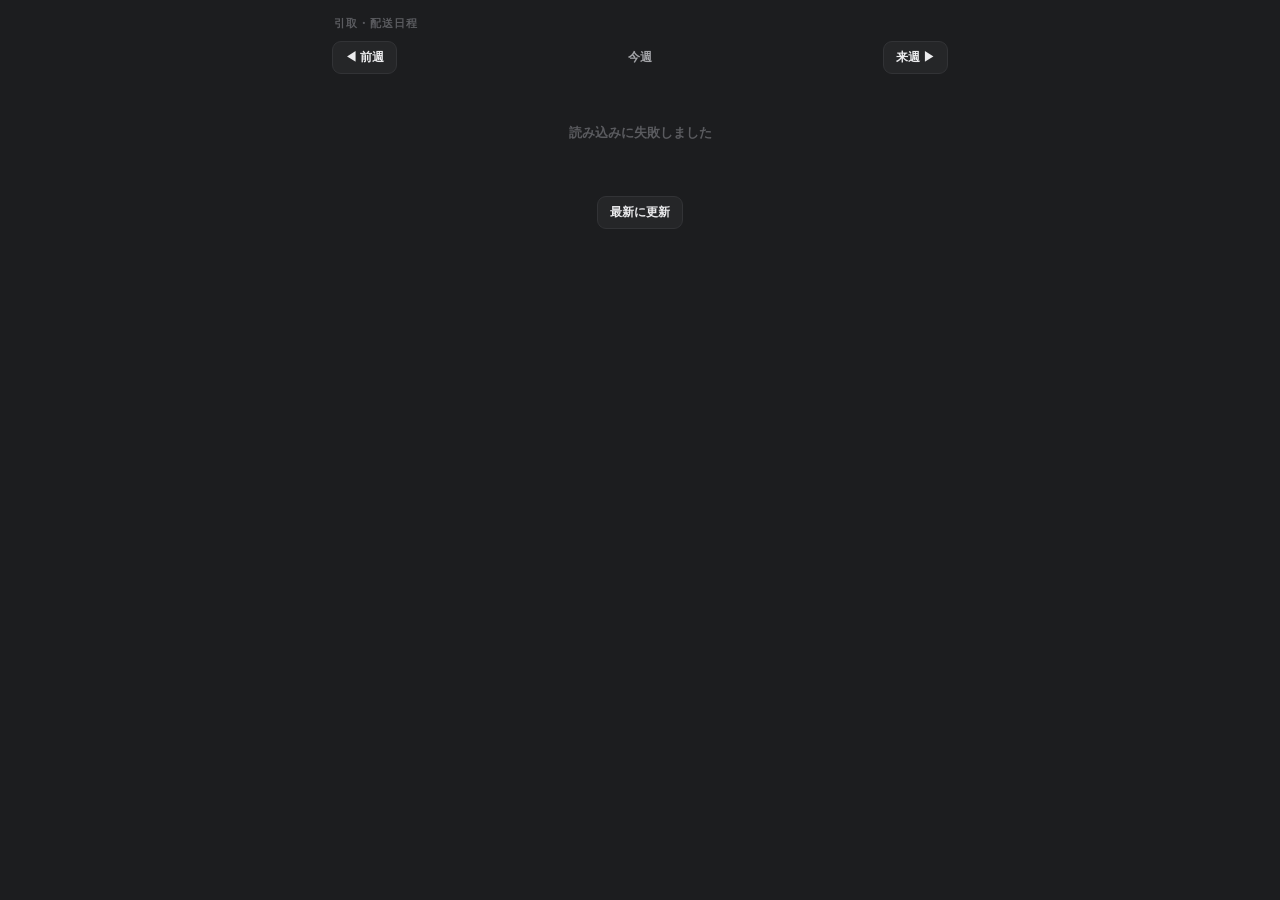
<file: driver.html>
<!DOCTYPE html>
<html lang="ja">
<head>
  <meta charset="UTF-8">
  <meta name="viewport" content="width=device-width, initial-scale=1.0">
  <meta name="theme-color" content="#1A1614">
  <title>配送日程</title>
  <link rel="stylesheet" href="style.css">
  <style>
    /* ドライバー用：リマインダーアプリの配送タブ(ui.js:renderSchedule)だけを単独ページにしたもの */
    /* bodyを独立したスクロール箱にすると、style.cssのoverscroll-behavior:noneで
       指のスワイプが画面全体のスクロールへ伝わらず、全く動かなくなる。
       スクロールはhtml（画面全体）だけに任せ、bodyはoverflow:visibleに戻す。 */
    html { height: auto; overflow-y: auto; }
    body { height: auto; overflow: visible; }
    .drv-wrap { max-width: 640px; margin: 0 auto; padding: 14px 12px 24px; }
    .drv-reload { display: block; margin: 14px auto 0; }
  </style>
</head>
<body>
  <div class="drv-wrap">
    <div class="sch-title-bar">引取・配送日程</div>
    <div class="sch-week-nav">
      <button type="button" class="sch-week-btn" id="schPrevBtn" onclick="schPrevWeek()">◀ 前週</button>
      <span class="sch-week-label" id="schWeekLabel">今週</span>
      <button type="button" class="sch-week-btn" id="schNextBtn" onclick="schNextWeek()">来週 ▶</button>
    </div>
    <div id="scheduleGrid"></div>
    <div id="schSynced" class="sch-synced"></div>
    <button type="button" class="sch-week-btn drv-reload" onclick="hardReload()">最新に更新</button>
  </div>
<script>
// 以下は ui.js の配送タブ部分（escH / circledNum / renderSchedule / 週切替 / fmtDateStr）の写し。
// ui.js の配送タブを直したら、ここも同じように直すこと。
const escH=s=>String(s).replace(/&/g,'&amp;').replace(/</g,'&lt;').replace(/>/g,'&gt;').replace(/"/g,'&quot;');
const CIRCLED_NUMS = ['①','②','③','④','⑤','⑥','⑦','⑧','⑨','⑩','⑪','⑫','⑬','⑭','⑮','⑯','⑰','⑱','⑲','⑳'];
const circledNum = n => CIRCLED_NUMS[n-1] || `(${n})`;
const todayStr = () => new Date().toISOString().split('T')[0];

// === SCHEDULE ===
let _excelSchedule  = null;
let _schSyncedAt    = null;
let _haisoShikyu    = null; // 配送ページの支給依頼。haiso_shikyu.weeks[週の月曜ISO日付] = {hako, sono}（nittei_to_gist.pyが生成）
let _ganttData      = null;
let _syncAttempted  = false;
let _schWeekOffset  = 0; // 0=今週, 1=来週。配送ページ(VFAP haiso.html)の週切替を再現したもの。
                         // Gistにはnittei_to_gist.pyが今週・来週の2週分しか送ってこないので、
                         // 切替できる範囲もこの2つだけ（switchTabで毎回0にリセットされる）。

// ▼日程タブ＝日付ごとのカードリスト（引取/納品）。データは excel_schedule.weeks[週の月曜ISO日付]
//   .ac_side/ad_side（nittei_to_gist.pyが生成）。2026-08-15〜：配送ページ(VFAP haiso.html)の表示を
//   そのまま再現する方式に変更されたのに合わせ、表示窓も「週(月〜金)単位」に変更（以前は基準日から
//   14日分のローリング表示だった）。さらに同日、配送ページと同じ週切替（今週/来週の2週分）にも対応。
//   引取(ac)のitemには材料名(ag)に加えて梱包箱名(hako)・支給数(qty)が付くようになった
//   （付かない＝配送ページ側で今週まだその箱の初出扱いになっていない「隠れ」行）。
//   完了フィルタは無し＝来た納品行は全部出す。完了で消す挙動はこの関数には無い。
//   ※横棒の「ガントタブ」は別ファイル calendar.js:renderGantt()。同じGistの別データを使う。混同注意。
function renderSchedule() {
  const grid    = document.getElementById('scheduleGrid');
  const syncd   = document.getElementById('schSynced');
  const label   = document.getElementById('schWeekLabel');
  const prevBtn = document.getElementById('schPrevBtn');
  const nextBtn = document.getElementById('schNextBtn');
  if (!_excelSchedule) {
    grid.innerHTML = '<div class="sch-empty-msg">同期中...</div>';
    return;
  }

  // 起点（基準日）：エクセルのbase_date（デイライン）をミラーする。
  // PCの今日(new Date)には依存しない＝日を跨いでもエクセルがpushするまで窓は動かない。
  const anchorStr = (_ganttData && typeof _ganttData.base_date === 'string'
                     && /^\d{4}-\d{2}-\d{2}$/.test(_ganttData.base_date))
                    ? _ganttData.base_date
                    : todayStr();

  // 配送ページと同じ「週（月〜金）」窓。日曜だけ-6、それ以外は1-dayでその週の月曜へ。
  const toIso   = d => `${d.getFullYear()}-${String(d.getMonth()+1).padStart(2,'0')}-${String(d.getDate()).padStart(2,'0')}`;
  const anchorD = new Date(anchorStr + 'T00:00:00');
  const wday    = anchorD.getDay();
  const thisMonD = new Date(anchorD);
  thisMonD.setDate(thisMonD.getDate() + (wday === 0 ? -6 : 1 - wday));

  const selMonD = new Date(thisMonD); selMonD.setDate(selMonD.getDate() + _schWeekOffset * 7);
  const selFriD = new Date(selMonD);  selFriD.setDate(selFriD.getDate() + 4);
  const mondayStr = toIso(selMonD);
  const fridayStr = toIso(selFriD);

  // Python側はexcel_schedule.weeks[週の月曜ISO日付]に週ごとのac_side/ad_sideを入れて送ってくる。
  // 万一古い形式（weeksが無くac_side/ad_sideが直下にある版）のGistが来ても今週分として拾えるよう
  // フォールバックしておく。
  const weeks = _excelSchedule.weeks;
  const weekData = weeks ? (weeks[mondayStr] || { ac_side: [], ad_side: [] })
                         : { ac_side: _excelSchedule.ac_side || [], ad_side: _excelSchedule.ad_side || [] };
  const ac = weekData.ac_side || [];
  const ad = weekData.ad_side || [];

  const weekLabelText = _schWeekOffset === 0 ? '今週' : '来週';
  if (label)   label.textContent = weekLabelText;
  if (prevBtn) prevBtn.disabled  = (_schWeekOffset <= 0);
  if (nextBtn) nextBtn.disabled  = (_schWeekOffset >= 1);

  // 日付でグルーピング（Python側で既に選択週ぶんに絞られているが、保険で範囲チェックもしておく）
  const dateMap = {};
  ac.forEach(item => {
    if (item.date < mondayStr || item.date > fridayStr) return;
    if (!dateMap[item.date]) dateMap[item.date] = { ac: [], ad: [] };
    dateMap[item.date].ac.push(item);
  });
  ad.forEach(item => {
    if (item.date < mondayStr || item.date > fridayStr) return;
    if (!dateMap[item.date]) dateMap[item.date] = { ac: [], ad: [] };
    dateMap[item.date].ad.push(item);
  });
  // 2026-10-21〜：配送ページの支給依頼。梱包箱は日付指定なので、その日の引取の下に「梱包」(青)で出す
  //   （hako/qtyを持つacのitemとして混ぜ、下の梱包行の描画にそのまま乗せる）。
  //   「その他、支給依頼（梱包資材）」は週の末尾に「支給依頼」カードでまとめて表示する。
  const shikyu = (_haisoShikyu && _haisoShikyu.weeks && _haisoShikyu.weeks[mondayStr]) || null;
  ((shikyu && shikyu.hako) || []).forEach(item => {
    if (!item.date || item.date < mondayStr || item.date > fridayStr) return;
    if (!dateMap[item.date]) dateMap[item.date] = { ac: [], ad: [] };
    dateMap[item.date].ac.push({ date: item.date, hako: item.name, qty: item.qty });
  });
  const dates = Object.keys(dateMap).sort();

  // 2026-11-18〜：週の納品・引取表（罫線付きの表。1段目＝日付と曜日、2段目＝印）。週全体をひと目で見る用。
  //   白◎＝納品と引取の両方／緑●＝納品のみ／黄●＝引取のみ（引取には梱包箱の支給も含む）。
  //   印のある日をタップすると、その日のカードまでスクロールする。
  const WS_WD = '月火水木金';
  let wsHead = '', wsBody = '';
  for (let i = 0; i < 5; i++) {
    const dd = new Date(selMonD); dd.setDate(dd.getDate() + i);
    const iso = toIso(dd);
    const hasAd = !!(dateMap[iso] && dateMap[iso].ad.length);
    const hasAc = !!(dateMap[iso] && dateMap[iso].ac.length);
    const kind  = (hasAd && hasAc) ? 'both' : hasAd ? 'ad' : hasAc ? 'ac' : '';
    const mark  = kind === 'both' ? '◎' : kind ? '●' : '';
    const tap   = kind ? ` class="on" onclick="schJumpDay('${iso}')"` : '';
    wsHead += `<th${tap}>${dd.getMonth()+1}/${dd.getDate()}<span class="sch-ws-wd">(${WS_WD[i]})</span></th>`;
    wsBody += `<td${tap}><span class="sch-ws-mark ${kind}">${mark}</span></td>`;
  }
  let stripHtml = `<table class="sch-week-tbl"><tr>${wsHead}</tr><tr>${wsBody}</tr></table>`;
  stripHtml += '<div class="sch-ws-legend">'
    + '<span><b class="sch-ws-mark both">◎</b>納品＋引取</span>'
    + '<span><b class="sch-ws-mark ad">●</b>納品のみ</span>'
    + '<span><b class="sch-ws-mark ac">●</b>引取のみ</span></div>';

  let shikyuHtml = '';
  if (shikyu && (shikyu.sono||[]).length) {
    shikyuHtml += `<div class="sch-day-card">
      <div class="sch-day-hd">支給依頼</div>`;
    (shikyu.sono||[]).forEach(item => {
      const dt  = /^\d{4}-\d{2}-\d{2}$/.test(item.date||'') ? fmtDateStr(item.date) : (item.date||'');
      const sub = [item.qty ? `数量 ${item.qty}` : '', dt ? `希望日 ${dt}` : ''].filter(Boolean).join(' · ');
      shikyuHtml += `<div class="sch-row">
        <span class="sch-tag sch-tag-hako">資材</span>
        <div class="sch-row-body">
          <div class="sch-row-main">${escH(item.name||'')}</div>
          ${sub ? `<div class="sch-row-sub">${escH(sub)}</div>` : ''}
        </div>
      </div>`;
    });
    shikyuHtml += '</div>';
  }

  if (dates.length === 0) {
    grid.innerHTML = stripHtml + `<div class="sch-empty-msg">${weekLabelText}の日程はありません</div>` + shikyuHtml;
  } else {
    let html = '';
    dates.forEach(date => {
      const { ac: acItems, ad: adItems } = dateMap[date];
      const hasAc = acItems.length > 0;
      const hasAd = adItems.length > 0;
      const dotColor = (hasAc && hasAd) ? 'var(--warning)'
                     : hasAc ? 'var(--warning)'
                     : 'var(--success)';
      html += `<div class="sch-day-card" id="sch-day-${date}">
        <div class="sch-day-hd">
          <span class="sch-day-hd-dot" style="background:${dotColor}"></span>
          ${fmtDateStr(date)}
        </div>`;
      // ag=材料名、hako=梱包箱名、qty=支給数（配送ページと同じ「箱は週内で初出日だけ表示」
      // 仕様のため、hakoが付かない行もある＝その材料の箱は別の日にまとめて表示済み）。
      // 1つのitemがag・hakoを両方持つケースもあるため、以前は1回のforEachでitem単位に
      // 引取→梱包の順に出力しており、item同士の並び次第で引取/梱包が交互に見えていた。
      // 2026-08-18〜：おじさんの要望により「引取→梱包→納品」で完全にまとめて表示するよう、
      // 2回に分けたforEachでまず全ての引取行、続けて全ての梱包行を出力する形に変更。
      acItems.forEach(item => {
        if (!item.ag) return;
        // mqty=材料自体の数量表示（配送ページの「品名（材料）」列の隣にある「数量」列の
        // 再現。梱包箱側のqty＝「支給数」とは別物。大半は固定文言「要数」、ショーケース系は
        // 急数の数字、灯具カバー系はその日の合算を100単位切り上げした数字。2026-08-16追加）
        const mqtySub = item.mqty ? `数量 ${item.mqty}` : '';
        html += `<div class="sch-row">
          <span class="sch-tag sch-tag-ac">引取</span>
          <div class="sch-row-body">
            <div class="sch-row-main">${escH(item.ag)}</div>
            ${mqtySub ? `<div class="sch-row-sub">${escH(mqtySub)}</div>` : ''}
          </div>
        </div>`;
      });
      acItems.forEach(item => {
        if (!item.hako) return;
        const hasQty = item.qty !== null && item.qty !== undefined && item.qty !== '';
        const sub = hasQty ? `支給数 × ${item.qty}` : '';
        html += `<div class="sch-row">
          <span class="sch-tag sch-tag-hako">梱包</span>
          <div class="sch-row-body">
            <div class="sch-row-main">${escH(item.hako)}</div>
            ${sub ? `<div class="sch-row-sub">${escH(sub)}</div>` : ''}
          </div>
        </div>`;
      });
      // 2026-08-18〜：同一品名(d)の納品行が複数ある場合（同じ材料で明細Noが複数）、
      // 品名を1行にまとめ、明細No・依頼数/進捗数(s/u)だけを2列グリッドでコンパクト表示する。
      // 1件しか無い品名は今まで通りの単純な1行表示のまま。
      const adGroups = [];
      const adGroupIndex = {};
      adItems.forEach(item => {
        const key = item.d || '';
        if (!(key in adGroupIndex)) {
          adGroupIndex[key] = adGroups.length;
          adGroups.push({ name: key, items: [] });
        }
        adGroups[adGroupIndex[key]].items.push(item);
      });
      adGroups.forEach(group => {
        if (group.items.length <= 1) {
          const item = group.items[0];
          const sub = [item.s, item.u].filter(Boolean).join(' · ');
          html += `<div class="sch-row">
            <span class="sch-tag sch-tag-ad">納品</span>
            <div class="sch-row-body">
              <div class="sch-row-main">${escH(group.name)}</div>
              ${sub ? `<div class="sch-row-sub">${escH(sub)}</div>` : ''}
            </div>
          </div>`;
        } else {
          // 2026-08-18〜：まとめ表示された各明細に①②③…と付番し、どれが何番目か分かりやすくする。
          const cells = group.items.map((item, idx) => {
            const num = circledNum(idx + 1);
            const parts = [item.s, item.u].filter(Boolean).join('　');
            return `<span class="sch-row-detail-item">${num} ${escH(parts)}</span>`;
          }).join('');
          html += `<div class="sch-row">
            <span class="sch-tag sch-tag-ad">納品</span>
            <div class="sch-row-body">
              <div class="sch-row-main">${escH(group.name)}</div>
              <div class="sch-row-detail-grid">${cells}</div>
            </div>
          </div>`;
        }
      });
      html += '</div>';
    });
    grid.innerHTML = stripHtml + html + shikyuHtml;
  }

  if (_schSyncedAt) {
    const d = new Date(_schSyncedAt);
    syncd.textContent = `最終同期: ${d.getMonth()+1}/${d.getDate()} ${d.getHours()}:${String(d.getMinutes()).padStart(2,'0')}`;
  }
}

// 週の納品有無ストリップの〇をタップ → その日のカードへスクロール
function schJumpDay(iso) {
  const el = document.getElementById('sch-day-' + iso);
  if (el) el.scrollIntoView({ behavior: 'smooth', block: 'start' });
}

// 配送タブの週切替（今週/来週の2週のみ。Gist側もこの2週分しか持っていない）
function schPrevWeek() {
  if (_schWeekOffset <= 0) return;
  _schWeekOffset--;
  renderSchedule();
}
function schNextWeek() {
  if (_schWeekOffset >= 1) return;
  _schWeekOffset++;
  renderSchedule();
}

function fmtDateStr(s) {
  if (!s) return '';
  const d = new Date(s + 'T00:00:00');
  return `${d.getMonth()+1}/${d.getDate()}(${'日月火水木金土'[d.getDay()]})`;
}

// === Gist読込（sync.js:syncFromGist の日程部分だけ。リマインダー取込は無し）===
const GIST_RAW_URL = 'https://gist.githubusercontent.com/H2EC9629/34f07c829b92ea7141367874f8777512/raw/reminder_sync.json';
async function loadDriver() {
  try {
    const res = await fetch(GIST_RAW_URL + '?t=' + Date.now());
    if (!res.ok) throw new Error(res.status);
    const data = await res.json();
    if (data.excel_schedule) {
      _excelSchedule = data.excel_schedule;
      _schSyncedAt   = data.synced_at || null;
    }
    if (data.gantt_data) {
      _ganttData = data.gantt_data;
    }
    _haisoShikyu = data.haiso_shikyu || null;
  } catch(e) {
    if (!_excelSchedule) document.getElementById('scheduleGrid').innerHTML = '<div class="sch-empty-msg">読み込みに失敗しました</div>';
    return;
  }
  renderSchedule();
}
// 「最新に更新」ボタン：日程データだけでなくページ自体（HTML/CSS）も読み込み直す。
// 普通の再読込だとブラウザが覚えている古いstyle.css等を使い続けることがあるので、
// 先にcache:'reload'で取り直してブラウザの記憶を上書きしてから再読込する。
async function hardReload() {
  try {
    await Promise.all(['driver.html', 'style.css'].map(u => fetch(u, { cache: 'reload' })));
  } catch(e) { /* 取れなくても再読込はする */ }
  location.reload();
}
document.addEventListener('visibilitychange', () => { if (document.visibilityState === 'visible') loadDriver(); });
renderSchedule();
loadDriver();
</script>
</body>
</html>
</file>
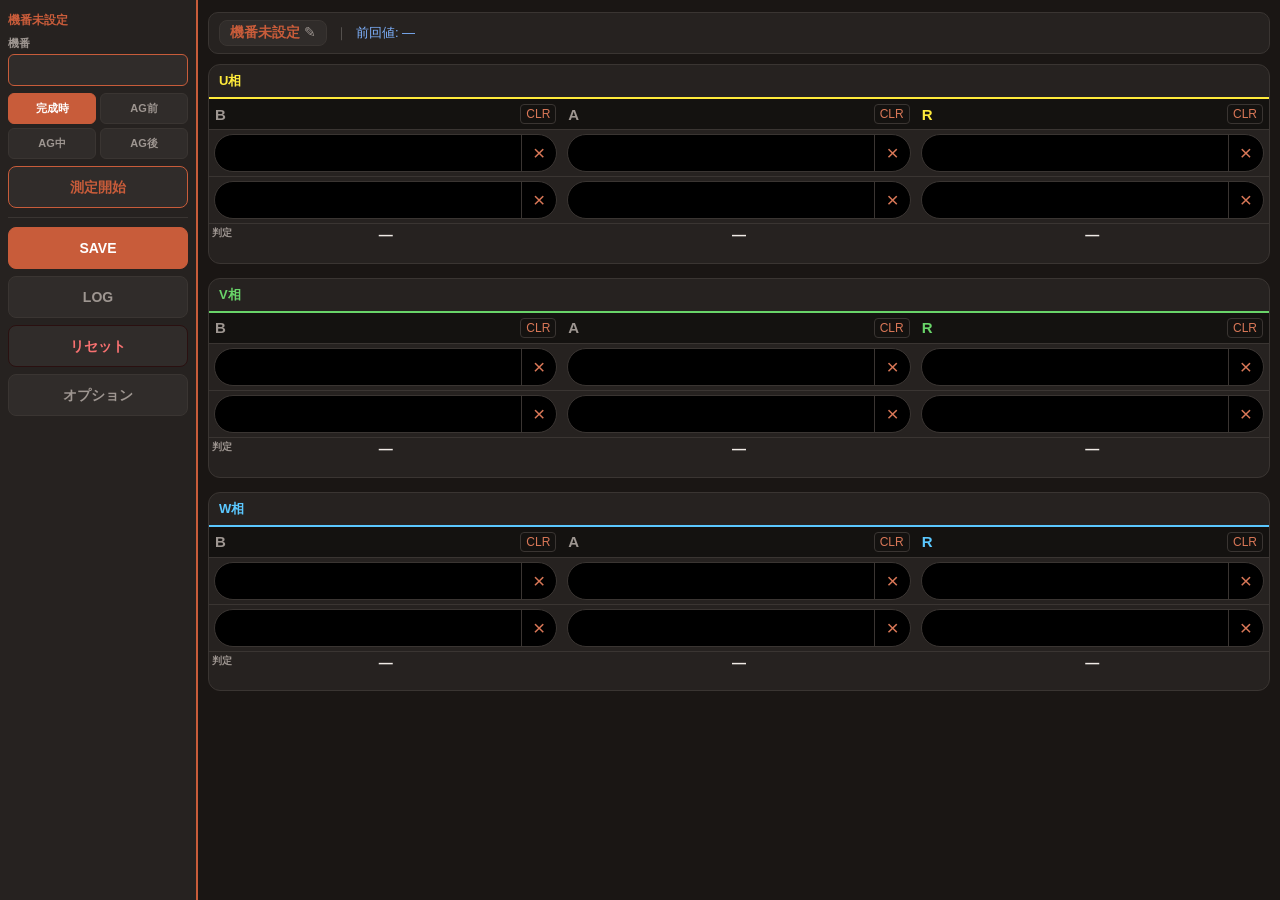
<file: meas.html>
<!DOCTYPE html>
<html lang="ja">
<head>
  <meta charset="UTF-8">
  <meta name="viewport" content="width=device-width, initial-scale=1.0, maximum-scale=1.0, user-scalable=no">
  <meta name="theme-color" content="#1A1614">
  <meta name="apple-mobile-web-app-capable" content="yes">
  <meta name="apple-mobile-web-app-status-bar-style" content="black">
  <meta name="apple-mobile-web-app-title" content="三相測定">
  <link rel="manifest" href="meas_manifest.json">
  <link rel="apple-touch-icon" href="icons/icon-192.png">
  <title>三相測定</title>
  <style>
    *, *::before, *::after { box-sizing: border-box; margin: 0; padding: 0; }

    :root {
      --bg:         #1A1614;
      --bg-2:       #141210;
      --surface:    #262220;
      --surface-2:  #302C2A;
      --border:     #3A3532;
      --text:       #F0EBE6;
      --text-sub:   #9E9691;
      --text-faint: #615D5A;
      --accent:     #C85C3A;
      --header-h:   44px;
      --side-w:     198px;
    }

    html, body {
      height: 100%;
      font-family: -apple-system, 'Hiragino Sans', 'Yu Gothic UI', sans-serif;
      background: var(--bg); color: var(--text);
      overflow-x: hidden; overscroll-behavior: none;
      -webkit-tap-highlight-color: transparent;
    }

    /* ===== HEADER 廃止 ===== */
    .header { display: none; }

    /* ===== MAIN ===== */
    .main {
      margin-top: 0;
      margin-left: var(--side-w);
      padding: 12px 10px;
      margin-bottom: 16px;
    }

    /* ===== PHASE BLOCK ===== */
    .phase-block {
      margin-bottom: 14px;
      background: var(--surface);
      border: 1px solid var(--border);
      border-radius: 12px;
      overflow: hidden;
    }
    .phase-hd { font-size: 13px; font-weight: 700; padding: 7px 10px; border-bottom: 2px solid currentColor; }
    .th-u { color: #FFEB3B; }
    .th-v { color: #69d469; }
    .th-w { color: #5bc8ff; }

    /* ===== TABLE ===== */
    .meas-tbl { width: 100%; border-collapse: collapse; font-size: 15px; table-layout: fixed; }
    .meas-tbl th {
      padding: 5px 6px; text-align: left;
      color: var(--text-sub); font-weight: 600;
      border-bottom: 1px solid var(--border);
      background: var(--bg-2);
    }
    .meas-tbl td { padding: 4px 5px; text-align: center; border-bottom: 1px solid var(--border); }
    .meas-tbl tr:last-child td { border-bottom: none; }
    .col-lbl { text-align: left !important; color: var(--text-sub); font-size: 14px; white-space: nowrap; width: 14%; padding: 4px 3px !important; }

    /* ===== INPUT CELL ===== */
    .meas-td-wrap {
      display: -webkit-box; display: -webkit-flex; display: flex;
      -webkit-align-items: stretch; align-items: stretch;
      border: 1px solid var(--border); border-radius: 999px;
      overflow: hidden; background: var(--surface-2);
    }
    .meas-td-wrap .meas-in { -webkit-box-flex: 1; -webkit-flex: 1; flex: 1; min-width: 0; border: none !important; background: transparent; border-radius: 0; }
    .meas-td-wrap.mc-g { background: #000; }
    .meas-td-wrap.mc-r { background: #000; }
    .meas-x {
      -webkit-flex-shrink: 0; flex-shrink: 0;
      background: none; border: none;
      border-left: 1px solid var(--border);
      color: #D97757; font-size: 21px;
      cursor: pointer; padding: 6px 11px;
      display: -webkit-box; display: -webkit-flex; display: flex;
      -webkit-align-items: center; align-items: center;
    }

    .meas-in {
      width: 100%; border: 1px solid var(--border); border-radius: 4px;
      background: var(--surface-2); color: var(--text);
      font-size: 16px; padding: 5px 3px;
      text-align: right; font-family: inherit;
      -webkit-appearance: none; appearance: none; outline: none;
    }
    .meas-in.active-inp { border-color: var(--accent) !important; background: #FFFFFF !important; color: #000000 !important; }
    /* 前回値のグレー表示（プレースホルダー。実データではないので保存前に区別できるようにする） */
    .meas-in::-webkit-input-placeholder { color: var(--text-sub); opacity: 1; }
    .meas-in::placeholder { color: var(--text-sub); opacity: 1; }
    .meas-prev {
      -webkit-flex-shrink: 0; flex-shrink: 0;
      display: -webkit-box; display: -webkit-flex; display: flex;
      -webkit-align-items: center; align-items: center;
      -webkit-justify-content: flex-end; justify-content: flex-end;
      min-width: 38px; padding: 0 4px;
      font-size: 16px; color: #7FB3FF;
      background: var(--bg-2); border-right: 1px solid var(--border);
    }
    .meas-prev:empty { display: none; }

    /* ===== 測定ヘッダー ===== */
    .meas-header {
      position: -webkit-sticky; position: sticky; top: 0; z-index: 50;
      background: var(--surface); border: 1px solid var(--border);
      border-radius: 10px; padding: 7px 10px; margin-bottom: 10px;
      display: -webkit-box; display: -webkit-flex; display: flex;
      -webkit-flex-wrap: wrap; flex-wrap: wrap;
      -webkit-align-items: baseline; align-items: baseline;
    }
    .mh-cur  {
      font-family: inherit; font-size: 14px; font-weight: 700;
      color: var(--accent); background: var(--surface-2);
      border: 1px solid var(--border); border-radius: 8px;
      padding: 3px 10px; cursor: pointer;
    }
    .mh-cur::after { content: ' ✎'; font-weight: 400; color: var(--text-sub); }
    .mh-cur:active { background: var(--surface); }
    .mh-prev { font-size: 13px; color: #7FB3FF; }
    /* Wm2Bのホームへ戻るボタン：スマホ表示で、本体に埋め込まれず単独で開いている時だけ出す
       （以前の「測定」キーやアプリの開き直しで meas.html 単独の画面に来ると、ドックが無く戻れなかった） */
    .mh-home { display: none; }
    html.ph.solo .mh-home {
      display: inline-block; margin-right: 8px; padding: 3px 10px;
      font-size: 13px; font-weight: 700; color: var(--text); text-decoration: none;
      background: var(--surface-2); border: 1px solid var(--border); border-radius: 8px;
    }
    .mh-prev::before { content: '｜'; margin: 0 8px; color: var(--text-faint); font-weight: 400; }

    /* ===== DIFF CELL ===== */
    .meas-diff { font-weight: 700; font-size: 14px; line-height: 1.1; vertical-align: middle; padding: 3px; }
    .d-num { display: block; }
    .d-lbl { display: block; font-size: 13px; font-weight: 600; }
    .meas-diff.judge-first { position: relative; }
    .meas-diff.judge-first::before { content: "判定"; position: absolute; left: 3px; top: 3px; font-size: 10px; font-weight: 600; color: var(--text-sub); }

    /* ===== COL HEADER ===== */
    .col-hd-wrap {
      display: -webkit-box; display: -webkit-flex; display: flex;
      -webkit-align-items: center; align-items: center;
      -webkit-justify-content: space-between; justify-content: space-between;
    }
    .col-reset {
      background: none; border: 1px solid var(--border);
      border-radius: 4px; color: #D97757;
      font-size: 12px; padding: 2px 5px;
      cursor: pointer; font-family: inherit;
    }

    /* ===== TOAST ===== */
    .toast {
      position: fixed; bottom: 20px; left: calc(50% + var(--side-w) / 2);
      -webkit-transform: translateX(-50%);
      transform: translateX(-50%);
      background: var(--surface-2); color: var(--text);
      border: 1px solid var(--border);
      padding: 8px 18px; border-radius: 10px;
      font-size: 15px; font-weight: 600;
      z-index: 999; white-space: nowrap;
      display: none;
    }
    .toast.show { display: block; }

    /* ===== 左サイドバー（キーパッド廃止・常時展開・機番/ステータスも格納） ===== */
    .bb-side {
      position: fixed; left: 0; top: 0; bottom: 0;
      width: var(--side-w);
      background: var(--surface);
      border-right: 2px solid var(--accent);
      z-index: 200;
      padding: 12px 8px;
      display: -webkit-box; display: -webkit-flex; display: flex;
      -webkit-flex-direction: column; flex-direction: column;
      gap: 7px;
      overflow-y: auto;
      -webkit-overflow-scrolling: touch;
    }
    .bb-kiban {
      font-size: 12px; font-weight: 700; color: var(--accent);
      word-break: break-all;
    }
    .bb-kiban-row {
      display: -webkit-box; display: -webkit-flex; display: flex;
      -webkit-flex-direction: column; flex-direction: column;
      gap: 3px;
    }
    .bb-kiban-lbl { font-size: 11px; color: var(--text-sub); font-weight: 600; }
    .bb-kiban-input {
      width: 100%;
      background: var(--surface-2); border: 1px solid var(--accent);
      border-radius: 6px; color: #FFB899;
      font-size: 16px; font-weight: 700;
      padding: 6px 8px; text-align: right;
      font-family: inherit; outline: none;
      -webkit-appearance: none; appearance: none;
    }
    .bb-status-row {
      display: grid; grid-template-columns: 1fr 1fr; gap: 4px;
    }
    .bb-status-btn {
      background: var(--surface-2); border: 1px solid var(--border);
      color: var(--text-sub); font-size: 11px; font-weight: 700;
      padding: 7px 2px; border-radius: 6px;
      cursor: pointer; font-family: inherit; text-align: center;
      -webkit-tap-highlight-color: transparent;
    }
    .bb-status-btn.sel { background: var(--accent); border-color: var(--accent); color: #fff; }
    .bb-divider { height: 1px; background: var(--border); margin: 2px 0; }

    /* ===== 画面キーパッド（タッチ端末のみ表示） ===== */
    .num-keypad {
      display: none;
      position: fixed; left: var(--side-w); right: 0; bottom: 0; z-index: 300;
      background: var(--surface); border-top: 2px solid var(--accent);
      padding: 6px 8px 8px;
    }
    .num-keypad.show { display: block; }
    body.kp-open .main { padding-bottom: 300px; }
    .nk-grid { display: -webkit-box; display: -webkit-flex; display: flex; -webkit-flex-wrap: wrap; flex-wrap: wrap; margin: -3px; }
    .nk-key {
      background: var(--surface-2); border: 1px solid var(--border); color: var(--text);
      width: calc(25% - 6px); margin: 3px; box-sizing: border-box;
      font-size: 22px; font-weight: 700; padding: 12px 0; border-radius: 8px;
      cursor: pointer; font-family: inherit; text-align: center;
      -webkit-tap-highlight-color: transparent; -webkit-user-select: none; user-select: none;
    }
    .nk-key:active { background: var(--accent); color: #fff; }
    .nk-key.nk-fn { font-size: 14px; color: var(--text-sub); }
    .nk-key.nk-next { background: var(--accent); border-color: var(--accent); color: #fff; font-size: 15px; }
    .kp-mode-row { display: -webkit-box; display: -webkit-flex; display: flex; margin: 0 -2px 4px; }
    .kp-mode-btn {
      -webkit-box-flex: 1; -webkit-flex: 1; flex: 1; margin: 0 2px;
      background: var(--surface-2); border: 1px solid var(--border); color: var(--text-sub);
      font-size: 12px; font-weight: 700; padding: 8px 2px; border-radius: 6px;
      cursor: pointer; font-family: inherit; text-align: center;
    }
    .kp-mode-btn.sel { background: var(--accent); border-color: var(--accent); color: #fff; }
    .bb-btn {
      width: 100%;
      background: var(--surface-2); border: 1px solid var(--border);
      color: var(--text-sub); font-size: 14px; font-weight: 700;
      border-radius: 8px; cursor: pointer; font-family: inherit;
      text-align: center; line-height: 1;
      padding: 13px 8px;
      -webkit-tap-highlight-color: transparent;
    }
    .bb-btn:active { background: var(--border); }
    .bb-btn.bb-apply { border-color: var(--accent); color: var(--accent); }
    .bb-btn.bb-save { background: var(--accent); border-color: var(--accent); color: #fff; }
    .bb-btn.active { border-color: var(--accent); color: var(--accent); }
    .bb-btn.bb-reset { color: #F87171; border-color: #2A1010; }

    /* ===== 履歴画面 ===== */
    .hist-view {
      display: none;
      margin-top: 0;
      margin-left: var(--side-w);
      height: 100vh;
      display: -webkit-box; display: -webkit-flex; display: flex;
    }
    .hist-view.hidden { display: none !important; }

    /* サイドバー */
    .hist-sidebar {
      width: 49%;
      min-width: 143px;
      max-width: 208px;
      background: var(--surface);
      border-right: 1px solid var(--border);
      overflow-y: auto;
      -webkit-overflow-scrolling: touch;
      -webkit-flex-shrink: 0; flex-shrink: 0;
    }
    .hist-sidebar-hd {
      font-size: 11px; font-weight: 700; color: var(--text-faint);
      padding: 8px 10px 6px;
      border-bottom: 1px solid var(--border);
      background: var(--bg-2);
      position: sticky; top: 0;
    }
    .hist-back-btn {
      display: block; width: 100%;
      background: var(--accent); border: none;
      color: #fff; font-size: 15px; font-weight: 700;
      padding: 12px 10px;
      cursor: pointer; font-family: inherit;
      text-align: center; letter-spacing: 1px;
      border-bottom: 2px solid rgba(0,0,0,0.25);
      position: sticky; top: 0; z-index: 10;
      -webkit-tap-highlight-color: transparent;
    }
    .hist-back-btn:active { opacity: 0.8; }
    .hist-item {
      padding: 9px 10px;
      border-bottom: 1px solid var(--border);
      cursor: pointer;
    }
    .hist-item.selected { background: var(--surface-2); border-left: 3px solid var(--accent); }
    .hist-item-date { font-size: 11px; color: var(--text-sub); }
    .hist-item-memo { font-size: 12px; font-weight: 700; color: var(--text); margin-top: 2px; word-break: break-all; }
    .hist-item-del  { float: right; background: none; border: none; color: var(--text-faint); font-size: 14px; cursor: pointer; padding: 0 2px; }
    .hist-pending   { float: right; font-size: 9px; font-weight: 700; color: #ff9800; border: 1px solid #ff9800; border-radius: 4px; padding: 1px 4px; margin-right: 18px; }
    .hist-empty     { font-size: 12px; color: var(--text-faint); padding: 16px 10px; text-align: center; }
    .hist-item-kiban { font-size: 15px; font-weight: 700; color: var(--text); word-break: break-all; }
    /* 機番カード（LOGの機番一覧。スマホ表示は2列） */
    #histList { display: grid; grid-template-columns: 1fr; gap: 8px; padding: 8px; }
    body.ph #histList { grid-template-columns: 1fr 1fr; }
    #histList .hist-empty { grid-column: 1 / -1; }
    .hist-item.hist-card {
      position: relative; border: 1px solid var(--border); border-radius: 10px;
      background: var(--surface-2); padding: 10px 10px 8px; min-height: 86px;
      box-shadow: 0 1px 2px rgba(0,0,0,.35);
    }
    .hist-item.hist-card.selected { border-color: var(--accent); border-left: 1px solid var(--accent); box-shadow: 0 0 0 1px var(--accent); }
    .hist-card .hist-item-kiban { font-size: 17px; padding-right: 44px; }
    .hist-card.ag-done .hist-item-kiban { color: #4ADE80; }
    .hist-card .hist-pending { position: absolute; top: 8px; right: 8px; float: none; margin: 0; }
    .hist-card-meta { margin-top: 6px; font-size: 11px; color: var(--text-faint); }
    .hist-item-tags {
      margin-top: 4px;
      display: -webkit-box; display: -webkit-flex; display: flex;
      -webkit-flex-wrap: wrap; flex-wrap: wrap;
      gap: 4px;
    }
    .hist-item-tag {
      font-size: 10px; padding: 1px 6px; border-radius: 999px;
      background: var(--surface-2); border: 1px solid var(--border); color: var(--text-sub);
    }

    /* 詳細：機番内の各ステータスセクション */
    .hist-rec { margin-bottom: 16px; border: 1px solid var(--border); border-radius: 8px; padding: 8px 8px 4px; background: var(--surface); }
    .hist-rec-hd {
      display: -webkit-box; display: -webkit-flex; display: flex;
      -webkit-align-items: center; align-items: center;
      gap: 8px; margin-bottom: 6px;
    }
    .hist-rec-status { font-size: 14px; font-weight: 700; color: var(--accent); }
    .hist-rec-pend { font-size: 9px; font-weight: 700; color: #ff9800; border: 1px solid #ff9800; border-radius: 4px; padding: 1px 4px; }
    .hist-rec-date { font-size: 11px; color: var(--text-faint); margin-left: auto; }
    .hist-rec-del { background: none; border: 1px solid var(--border); border-radius: 4px; color: #F87171; font-size: 14px; cursor: pointer; padding: 1px 9px; -webkit-flex-shrink: 0; flex-shrink: 0; }

    /* 結果エリア */
    .hist-detail {
      -webkit-flex: 1; flex: 1;
      overflow-y: auto;
      -webkit-overflow-scrolling: touch;
      padding: 10px 10px 20px;
      background: var(--bg);
    }
    .hist-detail-empty { font-size: 13px; color: var(--text-faint); padding: 30px 10px; text-align: center; }
    .hist-detail-date  { font-size: 11px; color: var(--text-faint); margin-bottom: 4px; }
    .hist-detail-memo  { font-size: 13px; font-weight: 700; color: var(--text); }
    .hist-detail-hd {
      display: -webkit-box; display: -webkit-flex; display: flex;
      -webkit-align-items: center; align-items: center;
      -webkit-justify-content: space-between; justify-content: space-between;
      gap: 8px; margin-bottom: 12px;
    }
    .hist-print-btn {
      background: var(--accent); color: #1A1614; border: none; border-radius: 6px;
      padding: 6px 10px; font-size: 12px; font-weight: 700; cursor: pointer;
      -webkit-flex-shrink: 0; flex-shrink: 0;
    }

    /* 結果テーブル */
    .hr-tbl { width: 100%; border-collapse: collapse; font-size: 12px; margin-bottom: 10px; table-layout: fixed; }
    .hr-tbl th {
      background: var(--bg-2); color: var(--text-sub); font-weight: 600;
      padding: 4px 5px; border: 1px solid var(--border); text-align: center;
    }
    .hr-tbl td {
      padding: 4px 5px; border: 1px solid var(--border); text-align: right;
      color: var(--text); background: var(--surface);
    }
    .hr-tbl td.lbl { text-align: left; color: var(--text-sub); font-size: 11px; background: var(--bg-2); }
    .hr-tbl td.diff-ok  { color: #4ADE80; font-weight: 700; }
    .hr-tbl td.diff-warn { color: #fff; font-weight: 700; }
    .hr-tbl td.diff-ng  { color: #ff9800; font-weight: 700; }
    .hr-ph-hd { font-size: 12px; font-weight: 700; padding: 6px 2px 3px; }
    .hr-judge { display: block; font-size: 11px; font-weight: 600; }
    .hr-tbl td.hr-carry { color: var(--text-sub); }
    .hr-ph-u  { color: #FFEB3B; }
    .hr-ph-v  { color: #69d469; }
    .hr-ph-w  { color: #5bc8ff; }

    /* ===== 保存パネル（画面下部） ===== */
    .save-panel {
      display: none;
      position: fixed; left: var(--side-w); right: 0;
      bottom: 0;
      background: var(--surface);
      border-top: 2px solid var(--accent);
      border-bottom: 1px solid var(--border);
      z-index: 210;
      padding: 10px 12px;
    }
    .save-panel.show { display: block; }
    .save-panel-title { font-size: 12px; font-weight: 700; color: var(--text-faint); margin-bottom: 8px; }
    .opt-title { display: -webkit-box; display: -webkit-flex; display: flex; -webkit-align-items: center; align-items: center; -webkit-justify-content: space-between; justify-content: space-between; }
    .opt-x {
      background: var(--surface-2); border: 1px solid var(--border); border-radius: 6px;
      color: var(--text); font-size: 13px; font-weight: 700; padding: 6px 12px; cursor: pointer; font-family: inherit;
    }
    /* 機番行 */
    .save-kiban-row {
      display: -webkit-box; display: -webkit-flex; display: flex;
      -webkit-align-items: center; align-items: center;
      gap: 8px; margin-bottom: 8px;
    }
    .save-kiban-label { font-size: 11px; color: var(--text-sub); font-weight: 600; -webkit-flex-shrink: 0; flex-shrink: 0; }
    /* 操作ボタン行 */
    .save-act-row {
      display: -webkit-box; display: -webkit-flex; display: flex;
      gap: 8px;
    }
    .save-act-cancel {
      -webkit-flex: 1; flex: 1;
      background: var(--surface-2); border: 1px solid var(--border);
      color: var(--text-sub); font-size: 13px; font-weight: 700;
      padding: 7px; border-radius: 7px; cursor: pointer; font-family: inherit;
    }
    .save-act-ok {
      -webkit-flex: 2; flex: 2;
      background: var(--accent); border: 1px solid var(--accent);
      color: #fff; font-size: 13px; font-weight: 700;
      padding: 7px; border-radius: 7px; cursor: pointer; font-family: inherit;
    }
    /* ===== オプションパネル：PAT入力欄 ===== */
    .opt-pat-input {
      -webkit-box-flex: 1; -webkit-flex: 1; flex: 1;
      background: var(--surface-2); border: 1px solid var(--accent);
      border-radius: 6px; color: #FFB899;
      font-size: 14px; font-weight: 600;
      padding: 6px 10px; text-align: left;
      font-family: inherit; outline: none;
      min-height: 34px;
      -webkit-appearance: none; appearance: none;
    }

    /* ===== 印刷プレビュー（A4紙面） ===== */
    .print-preview {
      display: none;
      position: fixed; top: 0; left: 0; right: 0; bottom: 0; z-index: 500;
      background: #3a3632; overflow-y: auto;
      -webkit-overflow-scrolling: touch;
    }
    .print-preview.show { display: block; }
    .pp-toolbar {
      position: -webkit-sticky; position: sticky; top: 0; z-index: 2;
      background: #1A1614; color: #fff;
      padding: 10px 12px;
      display: -webkit-box; display: -webkit-flex; display: flex;
      -webkit-align-items: center; align-items: center;
      gap: 10px;
    }
    .pp-toolbar-info { font-size: 12px; color: #ddd; -webkit-box-flex: 1; -webkit-flex: 1; flex: 1; text-align: center; }
    .pp-close-btn, .pp-print-btn {
      border: none; border-radius: 6px; padding: 8px 12px;
      font-size: 13px; font-weight: 700; cursor: pointer; font-family: inherit;
      -webkit-flex-shrink: 0; flex-shrink: 0;
    }
    .pp-close-btn { background: #555; color: #fff; }
    .pp-print-btn { background: var(--accent); color: #1A1614; }
    .pp-pages { padding: 16px 0 40px; }
    .pp-page {
      background: #fff; color: #111;
      width: 190mm; max-width: calc(100vw - 24px);
      min-height: 277mm; box-sizing: border-box;
      margin: 0 auto 14px; padding: 12mm;
      box-shadow: 0 0 8px rgba(0,0,0,.4);
    }
    .pp-title { font-size: 16px; margin: 0 0 3mm; color: #111; }
    .pp-meta  { font-size: 12px; color: #555; margin-bottom: 6mm; }
    .pp-page .hr-tbl th, .pp-page .hr-tbl td.lbl { background: #f0f0f0; color: #333; border-color: #999; }
    .pp-page .hr-tbl td { background: #fff; color: #111; border-color: #999; }
    .pp-page .hr-ph-u { color: #b45309; }
    .pp-page .hr-ph-v { color: #15803d; }
    .pp-page .hr-ph-w { color: #1d4ed8; }
    .pp-page .diff-ok   { color: #16a34a; }
    .pp-page .diff-warn { color: #111; text-decoration: underline; }
    .pp-page .diff-ng   { color: #ea580c; }

    /* ===== 印刷：4件を1枚に集約するコンパクトレイアウト ===== */
    .pp-page-compact { padding: 10mm; }
    .pp-page-compact .pp-title { font-size: 14px; margin-bottom: 4mm; }
    .pp-grid {
      display: -ms-grid; display: grid;
      grid-template-columns: 1fr 1fr;
      gap: 4mm;
    }
    .pp-block { border: 1px solid #999; border-radius: 2mm; padding: 2.5mm 3mm; }
    .pp-block-hd { font-size: 11px; font-weight: 700; color: #111; margin-bottom: 1.5mm; border-bottom: 1px solid #ccc; padding-bottom: 1mm; }
    .pp-ctbl { width: 100%; border-collapse: collapse; font-size: 9px; table-layout: fixed; }
    .pp-ctbl th, .pp-ctbl td {
      border: 1px solid #bbb; padding: 1.2mm 1mm; text-align: center;
    }
    .pp-ctbl th { background: #f0f0f0; color: #333; font-weight: 600; }
    .pp-ctbl td.lbl { background: #f7f7f7; color: #333; text-align: left; font-size: 8px; }
    .pp-ctbl td.pp-ctbl-ph { font-weight: 700; text-align: center; vertical-align: middle; width: 9%; }
    .pp-ctbl td { color: #111; background: #fff; }
    .pp-ctbl .diff-ok   { color: #16a34a; font-weight: 700; }
    .pp-ctbl .diff-warn { color: #111; font-weight: 700; text-decoration: underline; }
    .pp-ctbl .diff-ng   { color: #ea580c; font-weight: 700; }

    /* ===== スマホ用レイアウト（body.ph）：左サイドバーを画面下のバーにして、測定欄を全幅で使う =====
       切替は オプション →「画面レイアウト」。自動＝画面幅600px未満でスマホ扱い（_applyLayout）。
       --ph-bar は下部バーの高さ（JSの _phPad が実測して入れる）。 */
    body.ph { --side-w: 0px; }
    /* スマホ表示は body をスクロール枠にせず、画面（iframe内なら iframe の画面）ごとスクロールさせる。
       body が枠だと、電卓タブに埋め込んだ iPhone で一覧が指でスクロールできず数件しか見えなかった */
    html.ph body { height: auto; min-height: 100%; overflow: visible; }
    body.ph .main { padding: 8px 6px calc(var(--ph-bar, 0px) + 12px); }
    body.ph .bb-side {
      top: auto; right: 0; width: auto;
      border-right: none; border-top: 2px solid var(--accent);
      padding: 6px 6px calc(env(safe-area-inset-bottom, 0px) + 6px);
      display: grid; grid-template-columns: repeat(4, 1fr); gap: 5px;
      overflow: visible;
    }
    body.ph .bb-kiban { display: none; }   /* 機番は上の測定ヘッダーに出ているので省く */
    body.ph .bb-kiban-row { grid-column: 1 / span 3; grid-row: 1; -webkit-flex-direction: row; flex-direction: row; -webkit-align-items: center; align-items: center; gap: 6px; }
    body.ph .bb-kiban-lbl { -webkit-flex-shrink: 0; flex-shrink: 0; }
    body.ph .bb-kiban-input { padding: 6px 8px; }
    body.ph #applyBtn { grid-column: 4; grid-row: 1; padding: 8px 2px; font-size: 13px; }
    body.ph .bb-status-row { grid-column: 1 / -1; grid-row: 2; grid-template-columns: repeat(4, 1fr); }
    body.ph .bb-divider { grid-column: 1 / -1; margin: 0; }
    body.ph .bb-btn { padding: 12px 2px; font-size: 13px; }
    /* 測定開始後は機番・ステータス欄をたたむ（ヘッダーの機番をタップすると開く＝reopenSetup） */
    body.ph:not(.ph-setup) .bb-kiban-row,
    body.ph:not(.ph-setup) #applyBtn,
    body.ph:not(.ph-setup) .bb-status-row,
    body.ph:not(.ph-setup) .bb-divider { display: none; }
    /* 測定欄：3列が収まるよう余白・×ボタン・前回値を詰める */
    body.ph .phase-block { margin-bottom: 10px; }
    body.ph .meas-tbl th { padding: 4px 3px; }
    body.ph .meas-tbl td { padding: 3px 2px; }
    body.ph .col-reset { font-size: 11px; padding: 2px 4px; }
    body.ph .meas-in { padding: 6px 2px; }
    body.ph .meas-x { padding: 6px 6px; font-size: 17px; }
    body.ph .meas-prev { min-width: 0; padding: 0 3px; font-size: 13px; }
    body.ph .meas-header { padding: 6px 8px; margin-bottom: 8px; }
    body.ph .mh-cur { font-size: 13px; }
    body.ph .mh-prev { font-size: 12px; }
    body.ph .mh-prev::before { margin: 0 4px; }
    body.ph .toast { bottom: calc(var(--ph-bar, 0px) + 12px); }
    /* オプションは下部バーの上に出し、画面より長い時はパネルの中でスクロール（バーのボタンを隠さない） */
    body.ph .save-panel {
      bottom: var(--ph-bar, 0px); max-height: calc(100vh - var(--ph-bar, 0px));
      overflow-y: auto; -webkit-overflow-scrolling: touch;
    }
    body.ph .opt-title { position: -webkit-sticky; position: sticky; top: -10px; z-index: 1; background: var(--surface); padding: 4px 0; margin-top: -4px; }
    /* 履歴：機番一覧を全件出し、機番をタップしたら一覧と入れ替えで詳細を出す（「◀ 機番一覧へ」で戻る） */
    body.ph .hist-view { height: auto; min-height: 100vh; -webkit-flex-direction: column; flex-direction: column; padding-bottom: var(--ph-bar, 0px); }
    body.ph .hist-sidebar { width: auto; max-width: none; min-width: 0; overflow-y: visible; border-right: none; }
    body.ph .hist-detail { display: none; overflow-y: visible; }
    body.ph .hist-view.show-detail .hist-sidebar { display: none; }
    body.ph .hist-view.show-detail .hist-detail { display: block; }
    .hist-list-back { display: none; }
    body.ph .hist-list-back {
      display: block; width: 100%; margin-bottom: 10px;
      background: var(--surface-2); border: 1px solid var(--border); border-radius: 8px;
      color: var(--text); font-size: 14px; font-weight: 700; padding: 11px; font-family: inherit; cursor: pointer;
    }
    body.ph.hist-open .bb-kiban-row, body.ph.hist-open #applyBtn,
    body.ph.hist-open .bb-status-row, body.ph.hist-open .bb-divider { display: none; }   /* LOG中は機番欄をたたむ */

    @media print {
      @page { size: A4; margin: 10mm; }
      body * { visibility: hidden; }
      #printPreview, #printPreview * { visibility: visible; }
      #printPreview { position: absolute; left: 0; top: 0; width: 100%; background: #fff; }
      .pp-toolbar { display: none !important; }
      .pp-pages { padding: 0; }
      .pp-page {
        box-shadow: none; margin: 0 auto; width: auto; max-width: none; min-height: 0;
      }
    }
  </style>
</head>
<body>

<header class="header"></header>

<main class="main">

  <div class="meas-header" id="measHeader">
    <a class="mh-home" href="./" aria-label="Wm2Bのホームへ">⌂ Wm2B</a>
    <button class="mh-cur" id="mhCur" type="button" onclick="reopenSetup()">機番未設定</button>
    <div class="mh-prev" id="mhPrev">前回値: —</div>
  </div>

  <!-- U相 -->
  <div class="phase-block">
    <div class="phase-hd th-u">U相</div>
    <table class="meas-tbl">
      <thead><tr>
        <th><div class="col-hd-wrap"><span>B</span><button class="col-reset" data-colclear="b" data-ph="u">CLR</button></div></th>
        <th><div class="col-hd-wrap"><span>A</span><button class="col-reset" data-colclear="a" data-ph="u">CLR</button></div></th>
        <th><div class="col-hd-wrap"><span class="th-u">R</span><button class="col-reset" data-colclear="r" data-ph="u">CLR</button></div></th>
      </tr></thead>
      <tbody>
        <tr>
          <td><div class="meas-td-wrap mc-g"><span class="meas-prev" id="p_mu_on_b"></span><input class="meas-in" id="mu_on_b" type="text" inputmode="decimal" readonly data-ph="u"><button class="meas-x" data-clear="mu_on_b" data-ph="u">×</button></div></td>
          <td><div class="meas-td-wrap mc-r"><span class="meas-prev" id="p_mu_on_a"></span><input class="meas-in" id="mu_on_a" type="text" inputmode="decimal" readonly data-ph="u"><button class="meas-x" data-clear="mu_on_a" data-ph="u">×</button></div></td>
          <td><div class="meas-td-wrap mc-g"><span class="meas-prev" id="p_mu_on_r"></span><input class="meas-in" id="mu_on_r" type="text" inputmode="decimal" readonly data-ph="u"><button class="meas-x" data-clear="mu_on_r" data-ph="u">×</button></div></td>
        </tr>
        <tr>
          <td><div class="meas-td-wrap mc-r"><span class="meas-prev" id="p_mu_off_b"></span><input class="meas-in" id="mu_off_b" type="text" inputmode="decimal" readonly data-ph="u"><button class="meas-x" data-clear="mu_off_b" data-ph="u">×</button></div></td>
          <td><div class="meas-td-wrap mc-g"><span class="meas-prev" id="p_mu_off_a"></span><input class="meas-in" id="mu_off_a" type="text" inputmode="decimal" readonly data-ph="u"><button class="meas-x" data-clear="mu_off_a" data-ph="u">×</button></div></td>
          <td><div class="meas-td-wrap mc-r"><span class="meas-prev" id="p_mu_off_r"></span><input class="meas-in" id="mu_off_r" type="text" inputmode="decimal" readonly data-ph="u"><button class="meas-x" data-clear="mu_off_r" data-ph="u">×</button></div></td>
        </tr>
        <tr>
          <td class="meas-diff judge-first" id="mu_d_b"><span class="d-num">—</span><br><span class="d-lbl"></span></td>
          <td class="meas-diff" id="mu_d_a"><span class="d-num">—</span><br><span class="d-lbl"></span></td>
          <td class="meas-diff" id="mu_d_r"><span class="d-num">—</span><br><span class="d-lbl"></span></td>
        </tr>
      </tbody>
    </table>
  </div>

  <!-- V相 -->
  <div class="phase-block">
    <div class="phase-hd th-v">V相</div>
    <table class="meas-tbl">
      <thead><tr>
        <th><div class="col-hd-wrap"><span>B</span><button class="col-reset" data-colclear="b" data-ph="v">CLR</button></div></th>
        <th><div class="col-hd-wrap"><span>A</span><button class="col-reset" data-colclear="a" data-ph="v">CLR</button></div></th>
        <th><div class="col-hd-wrap"><span class="th-v">R</span><button class="col-reset" data-colclear="r" data-ph="v">CLR</button></div></th>
      </tr></thead>
      <tbody>
        <tr>
          <td><div class="meas-td-wrap mc-g"><span class="meas-prev" id="p_mv_on_b"></span><input class="meas-in" id="mv_on_b" type="text" inputmode="decimal" readonly data-ph="v"><button class="meas-x" data-clear="mv_on_b" data-ph="v">×</button></div></td>
          <td><div class="meas-td-wrap mc-r"><span class="meas-prev" id="p_mv_on_a"></span><input class="meas-in" id="mv_on_a" type="text" inputmode="decimal" readonly data-ph="v"><button class="meas-x" data-clear="mv_on_a" data-ph="v">×</button></div></td>
          <td><div class="meas-td-wrap mc-g"><span class="meas-prev" id="p_mv_on_r"></span><input class="meas-in" id="mv_on_r" type="text" inputmode="decimal" readonly data-ph="v"><button class="meas-x" data-clear="mv_on_r" data-ph="v">×</button></div></td>
        </tr>
        <tr>
          <td><div class="meas-td-wrap mc-r"><span class="meas-prev" id="p_mv_off_b"></span><input class="meas-in" id="mv_off_b" type="text" inputmode="decimal" readonly data-ph="v"><button class="meas-x" data-clear="mv_off_b" data-ph="v">×</button></div></td>
          <td><div class="meas-td-wrap mc-g"><span class="meas-prev" id="p_mv_off_a"></span><input class="meas-in" id="mv_off_a" type="text" inputmode="decimal" readonly data-ph="v"><button class="meas-x" data-clear="mv_off_a" data-ph="v">×</button></div></td>
          <td><div class="meas-td-wrap mc-r"><span class="meas-prev" id="p_mv_off_r"></span><input class="meas-in" id="mv_off_r" type="text" inputmode="decimal" readonly data-ph="v"><button class="meas-x" data-clear="mv_off_r" data-ph="v">×</button></div></td>
        </tr>
        <tr>
          <td class="meas-diff judge-first" id="mv_d_b"><span class="d-num">—</span><br><span class="d-lbl"></span></td>
          <td class="meas-diff" id="mv_d_a"><span class="d-num">—</span><br><span class="d-lbl"></span></td>
          <td class="meas-diff" id="mv_d_r"><span class="d-num">—</span><br><span class="d-lbl"></span></td>
        </tr>
      </tbody>
    </table>
  </div>

  <!-- W相 -->
  <div class="phase-block">
    <div class="phase-hd th-w">W相</div>
    <table class="meas-tbl">
      <thead><tr>
        <th><div class="col-hd-wrap"><span>B</span><button class="col-reset" data-colclear="b" data-ph="w">CLR</button></div></th>
        <th><div class="col-hd-wrap"><span>A</span><button class="col-reset" data-colclear="a" data-ph="w">CLR</button></div></th>
        <th><div class="col-hd-wrap"><span class="th-w">R</span><button class="col-reset" data-colclear="r" data-ph="w">CLR</button></div></th>
      </tr></thead>
      <tbody>
        <tr>
          <td><div class="meas-td-wrap mc-g"><span class="meas-prev" id="p_mw_on_b"></span><input class="meas-in" id="mw_on_b" type="text" inputmode="decimal" readonly data-ph="w"><button class="meas-x" data-clear="mw_on_b" data-ph="w">×</button></div></td>
          <td><div class="meas-td-wrap mc-r"><span class="meas-prev" id="p_mw_on_a"></span><input class="meas-in" id="mw_on_a" type="text" inputmode="decimal" readonly data-ph="w"><button class="meas-x" data-clear="mw_on_a" data-ph="w">×</button></div></td>
          <td><div class="meas-td-wrap mc-g"><span class="meas-prev" id="p_mw_on_r"></span><input class="meas-in" id="mw_on_r" type="text" inputmode="decimal" readonly data-ph="w"><button class="meas-x" data-clear="mw_on_r" data-ph="w">×</button></div></td>
        </tr>
        <tr>
          <td><div class="meas-td-wrap mc-r"><span class="meas-prev" id="p_mw_off_b"></span><input class="meas-in" id="mw_off_b" type="text" inputmode="decimal" readonly data-ph="w"><button class="meas-x" data-clear="mw_off_b" data-ph="w">×</button></div></td>
          <td><div class="meas-td-wrap mc-g"><span class="meas-prev" id="p_mw_off_a"></span><input class="meas-in" id="mw_off_a" type="text" inputmode="decimal" readonly data-ph="w"><button class="meas-x" data-clear="mw_off_a" data-ph="w">×</button></div></td>
          <td><div class="meas-td-wrap mc-r"><span class="meas-prev" id="p_mw_off_r"></span><input class="meas-in" id="mw_off_r" type="text" inputmode="decimal" readonly data-ph="w"><button class="meas-x" data-clear="mw_off_r" data-ph="w">×</button></div></td>
        </tr>
        <tr>
          <td class="meas-diff judge-first" id="mw_d_b"><span class="d-num">—</span><br><span class="d-lbl"></span></td>
          <td class="meas-diff" id="mw_d_a"><span class="d-num">—</span><br><span class="d-lbl"></span></td>
          <td class="meas-diff" id="mw_d_r"><span class="d-num">—</span><br><span class="d-lbl"></span></td>
        </tr>
      </tbody>
    </table>
  </div>

</main>

<!-- ===== 履歴画面 ===== -->
<div class="hist-view hidden" id="histView">
  <div class="hist-sidebar" id="histSidebar">
    <button class="hist-back-btn" onclick="toggleHist()">◀ 測定へ戻る</button>
    <div class="hist-sidebar-hd" style="display:-webkit-box;display:-webkit-flex;display:flex;-webkit-justify-content:space-between;justify-content:space-between;-webkit-align-items:center;align-items:center;">
      <span>保存履歴</span>
      <button class="col-reset" onclick="bulkDownloadJson()">一括DL</button>
    </div>
    <div id="histList"></div>
  </div>
  <div class="hist-detail" id="histDetail">
    <div class="hist-detail-empty">←履歴を選択</div>
  </div>
</div>

<!-- ===== 印刷プレビュー（A4・window.print()でPDF保存/印刷） ===== -->
<div class="print-preview" id="printPreview"></div>

<!-- ===== 左サイドバー（キーパッド廃止・機番/ステータスも常時格納） ===== -->
<div class="bb-side" id="bbSide">
  <div class="bb-kiban" id="activeKibanBadge">機番未設定</div>

  <div class="bb-kiban-row">
    <span class="bb-kiban-lbl">機番</span>
    <input class="bb-kiban-input" id="kibanInput" type="text" inputmode="numeric" autocomplete="off">
  </div>
  <div class="bb-status-row" id="statusRow">
    <button class="bb-status-btn sel" data-status="完成時">完成時</button>
    <button class="bb-status-btn"     data-status="AG前">AG前</button>
    <button class="bb-status-btn"     data-status="エイジング途中">AG中</button>
    <button class="bb-status-btn"     data-status="エイジング後">AG後</button>
  </div>
  <button class="bb-btn bb-apply" id="applyBtn" onclick="applySetup()">測定開始</button>

  <div class="bb-divider"></div>

  <button class="bb-btn bb-save" onclick="saveMeas()">SAVE</button>
  <button class="bb-btn" id="histBtn" onclick="toggleHist()">LOG</button>
  <button class="bb-btn bb-reset" onclick="resetAll()">リセット</button>
  <button class="bb-btn" onclick="toggleOptionPanel()">オプション</button>
</div>

<!-- ===== 画面キーパッド（タッチ端末のみ。ボタンはフォーカスを奪わない） ===== -->
<div class="num-keypad" id="numKeypad">
  <div class="nk-grid">
    <button class="nk-key" data-k="7">7</button>
    <button class="nk-key" data-k="8">8</button>
    <button class="nk-key" data-k="9">9</button>
    <button class="nk-key nk-fn" data-k="BS">⌫</button>
    <button class="nk-key" data-k="4">4</button>
    <button class="nk-key" data-k="5">5</button>
    <button class="nk-key" data-k="6">6</button>
    <button class="nk-key nk-fn" data-k="C">クリア</button>
    <button class="nk-key" data-k="1">1</button>
    <button class="nk-key" data-k="2">2</button>
    <button class="nk-key" data-k="3">3</button>
    <button class="nk-key nk-fn" data-k="CLOSE">閉じる</button>
    <button class="nk-key" data-k="0" style="width: calc(50% - 6px);">0</button>
    <button class="nk-key nk-next" data-k="NEXT" style="width: calc(50% - 6px);">次へ ▶</button>
  </div>
</div>

<!-- ===== オプションパネル（画面下部） ===== -->
<div class="save-panel" id="optionPanel">
  <div class="save-panel-title opt-title">オプション<button class="opt-x" type="button" onclick="closeOptionPanel()">✕ 閉じる</button></div>
  <div class="save-kiban-row" style="margin-bottom:4px;">
    <span class="save-kiban-label">キーパッド</span>
    <span id="kpModeInfo" style="font-size:10px;color:var(--text-faint);"></span>
    <span style="font-size:10px;color:var(--text-faint);margin-left:auto;">版 1005b</span>
  </div>
  <div class="kp-mode-row" id="kpModeRow">
    <button class="kp-mode-btn" data-mode="auto">自動</button>
    <button class="kp-mode-btn" data-mode="on">常にON</button>
    <button class="kp-mode-btn" data-mode="off">常にOFF</button>
  </div>
  <div style="font-size:10px;color:var(--text-faint);margin-bottom:10px;">自動＝タブレット／スマホは画面キーパッド、PCは自前のキーボード</div>
  <div class="save-kiban-row" style="margin-bottom:4px;">
    <span class="save-kiban-label">画面レイアウト</span>
    <span id="lyModeInfo" style="font-size:10px;color:var(--text-faint);"></span>
  </div>
  <div class="kp-mode-row" id="lyModeRow">
    <button class="kp-mode-btn" data-mode="auto">自動</button>
    <button class="kp-mode-btn" data-mode="phone">スマホ</button>
    <button class="kp-mode-btn" data-mode="wide">タブレット・PC</button>
  </div>
  <div style="font-size:10px;color:var(--text-faint);margin-bottom:10px;">自動＝画面の幅が狭い（スマホ縦向き）時だけ、操作ボタンを画面の下に並べる</div>
  <div style="text-align:center;margin-bottom:10px;">
    <img src="[data-uri]" alt="アプリURL QRコード" style="width:110px;height:110px;background:#fff;padding:6px;border-radius:8px;">
    <div style="font-size:10px;color:var(--text-faint);margin-top:4px;">h2ec9629.github.io/reminder-app/meas.html</div>
  </div>
  <div class="save-kiban-row">
    <span class="save-kiban-label">PAT</span>
    <input class="opt-pat-input" id="optPatInput" type="text" placeholder="GitHubトークン" autocomplete="off" autocapitalize="off" spellcheck="false">
  </div>
  <div class="save-act-row" style="margin-bottom:8px;">
    <button class="save-act-cancel" style="-webkit-flex:1;flex:1;" onclick="document.getElementById('optPatFile').click()">📄 テキストファイルから読込</button>
    <input type="file" id="optPatFile" accept=".txt,text/plain" style="display:none" onchange="loadPatFromFile(this)">
  </div>
  <div class="save-act-row">
    <button class="save-act-cancel" onclick="closeOptionPanel()">閉じる</button>
    <button class="save-act-ok"     onclick="saveOptionPat()">PAT保存</button>
  </div>
  <div class="save-act-row" style="margin-top:8px;">
    <button class="save-act-ok" style="-webkit-flex:1;flex:1;" onclick="forceUpdate()">Update（強制更新）</button>
  </div>
  <div class="save-act-row" style="margin-top:8px;">
    <button class="save-act-cancel" style="-webkit-flex:1;flex:1;" onclick="testApiConnection()">API接続テスト</button>
  </div>
  <div style="margin-top:10px;">
    <div style="font-size:11px;color:var(--text-faint);margin-bottom:4px;display:flex;justify-content:space-between;">
      <span>通信ログ（新しい順）</span>
      <button class="col-reset" onclick="clearDebugLog()">消去</button>
    </div>
    <pre id="debugLogBox" style="background:var(--bg-2);border:1px solid var(--border);border-radius:6px;padding:6px;font-size:11px;color:var(--text-sub);max-height:120px;overflow-y:auto;white-space:pre-wrap;margin:0;font-family:inherit;"></pre>
  </div>
</div>

<div class="toast" id="toast"></div>

<script>
var PHASES = ['u','v','w'];
var COLS   = ['b','a','r'];

// ===== フォーカス管理（キーパッド廃止・実キーボード入力） =====
var _padTarget = null; // 現在フォーカス中の測定欄（ハイライト管理用）
var _inputs    = [];  // ① 起動時にキャッシュ

// 測定欄・機番欄を丸ごとロック／解除（機番・ステータス確定前は測定欄に触れない）
var _measLocked = true; // 機番・ステータス確定前はtrue
function _lockMeasInputs(lock) {
  _measLocked = !!lock;
  _syncReadonly();
}
// キーパッド使用中は端末標準キーボードを出さないため readonly を付けたままにする
// （値の編集はキーパッドが直接行うので入力はできる。inputmode="none"非対応のiOS対策）
function _syncReadonly() {
  var i, ro = _measLocked || _keypadEnabled();
  for (i = 0; i < _inputs.length; i++) {
    if (ro) _inputs[i].setAttribute('readonly', 'readonly');
    else    _inputs[i].removeAttribute('readonly');
  }
  var kb = document.getElementById('kibanInput');   // 機番欄はロック対象外。キーパッド使用中だけ純正キーボードを止める
  if (kb) { if (_keypadEnabled()) kb.setAttribute('readonly', 'readonly'); else kb.removeAttribute('readonly'); }
}

// ===== キーパッド有無の切替（PC＝実キーボード／タッチ端末＝画面キーパッド） =====
// 設定は ojisan_mailbox_cfg_v1 の keypadMode（'auto' | 'on' | 'off'）に保存。
function _detectTouchDevice() {
  try {
    var mm = window.matchMedia, ua = navigator.userAgent || '';
    var hasPointerMQ = !!(mm && mm('(pointer)').matches);   // 古いiPad(iOS9等)はこの機能自体が未対応
    if (hasPointerMQ && mm('(pointer: coarse)').matches) return true;
    if (/iPad|iPhone|iPod|Android/i.test(ua)) return true;
    if (/Macintosh/.test(ua) && (navigator.maxTouchPoints || 0) > 1) return true; // iPadOS（デスクトップ表示UA）
    if (!hasPointerMQ) return ('ontouchstart' in window);    // 判定できない古い端末はタッチ有無で
    return false;
  } catch (e) { return false; }
}
function _getKeypadMode() { return _getMeasCfg().keypadMode || 'auto'; }
function _keypadEnabled() {
  var m = _getKeypadMode();
  if (m === 'on') return true;
  if (m === 'off') return false;
  return _detectTouchDevice();
}
function setKeypadMode(mode) {
  var cfg = _getMeasCfg();
  cfg.keypadMode = mode;
  try { localStorage.setItem('ojisan_mailbox_cfg_v1', JSON.stringify(cfg)); } catch (e) {}
  _applyKeypadMode();
}
// キーパッド有効時は inputmode="none" で端末のソフトキーボードを抑止する
function _applyKeypadMode() {
  var on = _keypadEnabled(), i, btns, m = _getKeypadMode();
  for (i = 0; i < _inputs.length; i++) _inputs[i].setAttribute('inputmode', on ? 'none' : 'decimal');
  var kbi = document.getElementById('kibanInput');
  if (kbi) kbi.setAttribute('inputmode', on ? 'none' : 'numeric');
  _syncReadonly();
  if (!on) _hideKeypad();
  btns = document.getElementById('kpModeRow').getElementsByTagName('button');
  for (i = 0; i < btns.length; i++) {
    btns[i].className = 'kp-mode-btn' + (btns[i].getAttribute('data-mode') === m ? ' sel' : '');
  }
  document.getElementById('kpModeInfo').textContent =
    '現在：' + (on ? '画面キーパッド' : '自前キーボード') + (m === 'auto' ? '（自動判定）' : '（手動）');
}
// ===== 画面レイアウトの切替（スマホ＝下部バー／タブレット・PC＝左サイドバー） =====
// 設定は ojisan_mailbox_cfg_v1 の layoutMode（'auto' | 'phone' | 'wide'）に保存。
var _phSetupOpen = false;   // スマホ表示で、測定開始後に機番・ステータス欄を開き直しているか
function _getLayoutMode() { return _getMeasCfg().layoutMode || 'auto'; }
function _isPhoneLayout() {
  var m = _getLayoutMode();
  return m === 'phone' || (m === 'auto' && window.innerWidth < 600);
}
function setLayoutMode(mode) {
  var cfg = _getMeasCfg();
  cfg.layoutMode = mode;
  try { localStorage.setItem('ojisan_mailbox_cfg_v1', JSON.stringify(cfg)); } catch (e) {}
  _applyLayout();
}
function _setBodyClass(name, on) {
  var b = document.body;
  if (on) b.classList.add(name); else b.classList.remove(name);
}
function _applyLayout() {
  var ph = _isPhoneLayout(), m = _getLayoutMode(), i, btns;
  _setBodyClass('ph', ph);
  if (ph) document.documentElement.classList.add('ph'); else document.documentElement.classList.remove('ph');
  _setBodyClass('ph-setup', ph && (!_setupDone || _phSetupOpen));
  btns = document.getElementById('lyModeRow').getElementsByTagName('button');
  for (i = 0; i < btns.length; i++) {
    btns[i].className = 'kp-mode-btn' + (btns[i].getAttribute('data-mode') === m ? ' sel' : '');
  }
  document.getElementById('lyModeInfo').textContent =
    '現在：' + (ph ? 'スマホ' : 'タブレット・PC') + (m === 'auto' ? '（自動判定）' : '（手動）');
  _phPad();
}
// 下部バーの高さぶん、測定欄の下に余白を取る（バーの段数が変わるので実測する）
function _phPad() {
  var bar = document.getElementById('bbSide');
  document.body.style.setProperty('--ph-bar', _isPhoneLayout() ? bar.offsetHeight + 'px' : '0px');
}
function _showKeypad() {
  document.getElementById('numKeypad').className = 'num-keypad show';
  document.body.className = (document.body.className + ' kp-open').replace(/^ /,'').replace(/( kp-open)+/,' kp-open');
  if (_padTarget && _padTarget.scrollIntoView) { try { _padTarget.scrollIntoView({block:'center'}); } catch(e) {} }
}
function _hideKeypad() {
  document.getElementById('numKeypad').className = 'num-keypad';
  document.body.className = document.body.className.replace(/\s*kp-open/g,'');
}

// 小数点の自動挿入：数字だけ拾って最大6桁、3桁目以降は「上2桁.残り」に整形（例 8317→83.17）
function _fmtMeasDigits(d, neg) {
  var f = d.length <= 2 ? d : d.slice(0, 2) + '.' + d.slice(2);
  return (neg && f) ? '-' + f : f;
}
function _normalizeMeasInput(inp) {
  var v = inp.value, neg = (v.charAt(0) === '-');
  var f = _fmtMeasDigits(v.replace(/[^0-9]/g, '').slice(0, 6), neg);
  if (inp.value !== f) inp.value = f;
}

// キーパッドの1キー分の処理（測定欄の値を直接編集）
function _padKey(k) {
  var t = _padTarget;
  if (k === 'CLOSE') { if (t) t.blur(); _hideKeypad(); return; }
  if (!t) return;
  if (t.id === 'kibanInput') {            // 機番欄：数字をそのまま並べる（001など先頭0も保持）
    if (k === 'NEXT') {
      applySetup();
      if (_setupDone) { t.blur(); _padTarget = null; if (_inputs[0]) _inputs[0].focus(); }
      return;
    }
    if (k === 'BS') t.value = t.value.slice(0, -1);
    else if (k === 'C') t.value = '';
    else if (t.value.length < 10) t.value += k;
    return;
  }
  if (k === 'NEXT') { _measEnter(t); return; }
  var cur = t.value, neg = (cur.charAt(0) === '-'), d = cur.replace(/[^0-9]/g, '');
  if (k === 'BS') { if (d.length) d = d.slice(0, -1); else neg = false; }
  else if (k === 'C') { d = ''; neg = false; }
  else if (d.length < 6) d += k;
  t.value = _fmtMeasDigits(d, neg);
  var ph = t.getAttribute('data-ph');
  if (ph) measCalc(ph);
}

// 測定欄フォーカス時：ハイライト（＋タッチ端末ならキーパッド表示）
function focusInp(inp) {
  if (_padTarget && _padTarget !== inp) {
    _padTarget.className = _padTarget.className.replace(' active-inp','').replace('active-inp','');
  }
  _padTarget = inp;
  if (inp.className.indexOf('active-inp') < 0) inp.className += ' active-inp';
  if (_keypadEnabled() && !_measLocked) _showKeypad();
}

// 測定欄フォーカスが外れた時：ハイライト解除＋判定計算（キーパッドは別の測定欄へ移る時は残す）
function blurInp(inp) {
  inp.className = inp.className.replace(' active-inp','').replace('active-inp','');
  if (_padTarget === inp) _padTarget = null;
  var ph = inp.getAttribute('data-ph');
  if (ph) measCalc(ph);
  setTimeout(function() { if (!_padTarget) _hideKeypad(); }, 150);
}

// Enterキーで次の測定欄へ（ソフトキーボードの「次へ」／物理キーボード共通）
function _measEnter(inp) {
  var ph = inp.getAttribute('data-ph');
  if (ph) measCalc(ph);
  _nextFocus(inp);
}

function _nextFocus(cur) {
  var i;
  for (i = 0; i < _inputs.length - 1; i++) {  // ① キャッシュ済み配列を使用
    if (_inputs[i] === cur) {
      _inputs[i + 1].focus();
      return;
    }
  }
  cur.blur();
}

// ===== 判定計算（③ textContent で DOM更新）=====
function _setDiff(dEl, numStr, lblStr, color) {
  var spans = dEl.getElementsByTagName('span');
  dEl.style.color = color;
  if (spans.length >= 2) {
    spans[0].textContent = numStr;
    spans[1].textContent = lblStr;
  } else {
    // フォールバック（念のため）
    dEl.textContent = numStr + ' ' + lblStr;
  }
}

// 差数→判定の文言（測定画面・ログ共用）。1.83～1.97が正常、外れたら1.90との差を角数(0.125で1/2角)と締め/緩めで出す
function _judgeLabel(diff) {
  if (diff >= 1.83 && diff <= 1.97) return '[正常]';
  var gap    = Math.round((1.90 - diff) * 1000) / 1000;
  var dir    = gap > 0 ? '緩め' : '締め';
  var full   = Math.floor(Math.round(Math.abs(gap) / 0.125));
  var whole  = Math.floor(full / 2);
  var half   = (full % 2 === 1);
  var label  = whole > 0 && half  ? whole + '角半'
             : whole > 0 && !half ? whole + '角'
             : half                ? '半角' : '？';
  return '[' + label + dir + ']';
}

function measCalc(ph) {
  var i, col, onEl, offEl, dEl, onV, offV, diff, diffStr, tmp, isRef;
  for (i = 0; i < COLS.length; i++) {
    col   = COLS[i];
    onEl  = document.getElementById('m' + ph + '_on_'  + col);
    offEl = document.getElementById('m' + ph + '_off_' + col);
    dEl   = document.getElementById('m' + ph + '_d_'   + col);
    if (!dEl) continue;
    onV  = onEl  && onEl.value  !== '' ? parseFloat(onEl.value)  : NaN;
    offV = offEl && offEl.value !== '' ? parseFloat(offEl.value) : NaN;
    isRef = false;
    // 実入力が無い欄は、グレー表示中の前回値（プレースホルダー）があればそれで
    // 判定だけ表示する（実データ＝valueには触れない。〇引き継ぎ保存はそのまま）
    if (isNaN(onV) && onEl && onEl.value === '' && onEl.placeholder) {
      onV = parseFloat(onEl.placeholder);
      if (!isNaN(onV)) isRef = true;
    }
    if (isNaN(offV) && offEl && offEl.value === '' && offEl.placeholder) {
      offV = parseFloat(offEl.placeholder);
      if (!isNaN(offV)) isRef = true;
    }
    if (!isNaN(onV) && !isNaN(offV)) {
      // 大きい値＝ON・小さい値＝OFFになるよう表示欄を入れ替える（実入力同士の時だけ）
      if (!isRef && onV < offV) {
        tmp = onEl.value; onEl.value = offEl.value; offEl.value = tmp;
        tmp = onV; onV = offV; offV = tmp;
      }
      // 大きい値－小さい値＝差数（入力ミスで段が逆でも計算できるように）
      diff    = Math.round(Math.abs(onV - offV) * 1000) / 1000;
      diffStr = diff.toFixed(2);
      if (diff >= 1.83 && diff <= 1.97) {
        _setDiff(dEl, diffStr, _judgeLabel(diff), isRef ? 'var(--text-sub)' : '#4ADE80');
      } else {
        _setDiff(dEl, diffStr, _judgeLabel(diff), isRef ? 'var(--text-sub)' : (diff >= 1.80 && diff <= 2.00) ? '#fff' : '#ff9800');
      }
    } else {
      _setDiff(dEl, '—', '', '');
    }
  }
}

// ===== クリア =====
function clearOne(id, ph) {
  var el = document.getElementById(id);
  if (el) el.value = '';
  measCalc(ph);
}

function clearCol(ph, col) {
  var rows = ['on','off'], i, el;
  for (i = 0; i < rows.length; i++) {
    el = document.getElementById('m' + ph + '_' + rows[i] + '_' + col);
    if (el) el.value = '';
  }
  measCalc(ph);
}

function resetAll() {
  if (!confirm('全ての入力をリセットしますか？')) return;
  var pi, ci, ri, ph, col, rows, el, dEl;
  rows = ['on','off'];
  for (pi = 0; pi < PHASES.length; pi++) {
    ph = PHASES[pi];
    for (ci = 0; ci < COLS.length; ci++) {
      col = COLS[ci];
      for (ri = 0; ri < rows.length; ri++) {
        el = document.getElementById('m' + ph + '_' + rows[ri] + '_' + col);
        if (el) el.value = '';
      }
      dEl = document.getElementById('m' + ph + '_d_' + col);
      if (dEl) { _setDiff(dEl, '—', '', ''); }
    }
  }
  if (_padTarget) { _padTarget.className = _padTarget.className.replace(' active-inp','').replace('active-inp',''); }
  _padTarget = null;
  showToast('リセットしました');
}

// ===== 強制更新 =====
function forceUpdate() {
  showToast('更新中...');
  try {
    if ('serviceWorker' in navigator) {
      navigator.serviceWorker.getRegistrations().then(function(regs) {
        var i;
        for (i = 0; i < regs.length; i++) regs[i].unregister();
      });
    }
    if ('caches' in window) {
      caches.keys().then(function(keys) {
        var i;
        for (i = 0; i < keys.length; i++) caches.delete(keys[i]);
      });
    }
  } catch(e) {}
  setTimeout(function() { location.reload(true); }, 1000);
}

// ===== API接続テスト（ヘッダーあり/なしで切り分け） =====
function testApiConnection() {
  var base = MEAS_API_BASE + '/repos/' + MEAS_REPO_OWNER + '/' + MEAS_REPO_NAME;

  var xhrA = new XMLHttpRequest();
  xhrA.open('GET', base + '?a=' + Date.now(), true);
  xhrA.onreadystatechange = function() {
    if (xhrA.readyState !== 4) return;
    _notify('テストA(素の通信)：status ' + xhrA.status);
  };
  xhrA.onerror = function() { _notify('テストA(素の通信)：通信エラー'); };
  xhrA.send();

  var xhrB = new XMLHttpRequest();
  xhrB.open('GET', base + '?b=' + Date.now(), true);
  xhrB.setRequestHeader('Accept', 'application/vnd.github+json');
  xhrB.onreadystatechange = function() {
    if (xhrB.readyState !== 4) return;
    _notify('テストB(ヘッダー付き)：status ' + xhrB.status);
  };
  xhrB.onerror = function() { _notify('テストB(ヘッダー付き)：通信エラー'); };
  xhrB.send();

  // テストC：GitHub以外の他ドメインへの素の通信（cross-origin自体がダメなのか、GitHub側特有の問題かを切り分け）
  var xhrC = new XMLHttpRequest();
  xhrC.open('GET', 'https://jsonplaceholder.typicode.com/todos/1?c=' + Date.now(), true);
  xhrC.onreadystatechange = function() {
    if (xhrC.readyState !== 4) return;
    _notify('テストC(GitHub以外の他ドメイン)：status ' + xhrC.status);
  };
  xhrC.onerror = function() { _notify('テストC(GitHub以外の他ドメイン)：通信エラー'); };
  xhrC.send();

  // テストD：他ドメイン＋独自ヘッダー付き（preflightが絡んでも他ドメインなら通るかを確認）
  var xhrD = new XMLHttpRequest();
  xhrD.open('GET', 'https://jsonplaceholder.typicode.com/todos/2?d=' + Date.now(), true);
  xhrD.setRequestHeader('Authorization', 'Bearer dummy-test-token');
  xhrD.onreadystatechange = function() {
    if (xhrD.readyState !== 4) return;
    _notify('テストD(他ドメイン+ヘッダー付き)：status ' + xhrD.status);
  };
  xhrD.onerror = function() { _notify('テストD(他ドメイン+ヘッダー付き)：通信エラー'); };
  xhrD.send();
}

// ===== トースト =====
var _tt;
function showToast(msg) {
  var t = document.getElementById('toast');
  t.textContent = msg;
  t.className   = 'toast show';
  clearTimeout(_tt);
  _tt = setTimeout(function(){ t.className = 'toast'; }, 2200);
}

// ===== 通信ログ（消えるトーストと違い、オプションパネルに残る） =====
var _debugLines = [];
function _debugLog(msg) {
  var now = new Date();
  var hh = ('0' + now.getHours()).slice(-2);
  var mi = ('0' + now.getMinutes()).slice(-2);
  var ss = ('0' + now.getSeconds()).slice(-2);
  _debugLines.unshift(hh + ':' + mi + ':' + ss + ' ' + msg);
  if (_debugLines.length > 20) _debugLines = _debugLines.slice(0, 20);
  var box = document.getElementById('debugLogBox');
  if (box) box.textContent = _debugLines.join('\n');
}
function clearDebugLog() {
  _debugLines = [];
  var box = document.getElementById('debugLogBox');
  if (box) box.textContent = '';
}
function _notify(msg) {
  showToast(msg);
  _debugLog(msg);
}

// ===== 保存・履歴機能 =====
var STORE_KEY = 'meas_history';
var _histMode = false;
var _selKiban = null;
// 古いiPad(iOS9系)はconfirm()等のブロッキングダイアログをtouchend中に呼ぶと、
// preventDefault()していても後から合成clickイベントが発火してしまうことがある。
// その結果、削除ボタンが「touchend→click」で二重に呼ばれ、削除確認が2回出た上に
// 2回目でYESすると（1回目の削除で配列がずれた後の）別の行が消えてしまう。
// touchendが処理した直後は一定時間clickを無視することで二重実行を防ぐ。
var _delTouchAt = 0;

function _loadHistory() {
  try {
    var raw = localStorage.getItem(STORE_KEY);
    return raw ? JSON.parse(raw) : [];
  } catch(e) { return []; }
}

function _saveHistory(arr) {
  try { localStorage.setItem(STORE_KEY, JSON.stringify(arr)); } catch(e) {}
}

// ===== 端末へのJSONファイル保存（ダウンロード） =====
function _downloadJson(filename, dataObj) {
  try {
    var blob = new Blob([JSON.stringify(dataObj, null, 2)], { type: 'application/json' });
    var url  = URL.createObjectURL(blob);
    var a    = document.createElement('a');
    a.href     = url;
    a.download = filename;
    document.body.appendChild(a);
    a.click();
    document.body.removeChild(a);
    setTimeout(function() { URL.revokeObjectURL(url); }, 1000);
  } catch(e) {
    _notify('ファイル保存に失敗しました：' + e.message);
  }
}

// LOG画面から機番ごとにまとめてJSONダウンロード
function bulkDownloadJson() {
  var arr = _loadHistory();
  if (!arr.length) { showToast('保存データがありません'); return; }
  var groups = {}, i, key;
  for (i = 0; i < arr.length; i++) {
    key = arr[i].kiban || '未入力';
    if (!groups[key]) groups[key] = [];
    groups[key].push(arr[i]);
  }
  var keys = Object.keys(groups);
  for (i = 0; i < keys.length; i++) {
    _downloadJson('測定履歴_機番' + keys[i] + '.json', groups[keys[i]]);
  }
  showToast('機番ごとに' + keys.length + '件のJSONを保存しました');
}

// === GIST SYNC (XHR / iOS9互換) ===
// 旧Gist方式は廃止（古いiPadのホーム画面アプリで他ドメイン通信がブロックされたため）
// 同じreminder-app内のファイルを直接読み書きする方式に変更
var MEAS_REPO_OWNER = 'h2ec9629';
var MEAS_REPO_NAME  = 'reminder-app';
var MEAS_REPO_PATH  = 'meas_history.json';
var MEAS_HIST_SAME_ORIGIN_URL = 'meas_history.json'; // 同一オリジン（相対パス）
// iPad2はapi.github.comへの直接通信がTLS/ネットワークの都合で全滅するため、
// Cloudflare Worker中継（cloudflare_worker_relay.js）経由でGitHub APIを叩く
var MEAS_API_BASE = 'https://morning-resonance-c98bh.h2ec9629.workers.dev';

function _b64EncodeUtf8(str) {
  return btoa(unescape(encodeURIComponent(str)));
}

function _b64DecodeUtf8(b64) {
  return decodeURIComponent(escape(atob(b64.replace(/\n/g, ''))));
}

function _escRe(s) {
  return String(s).replace(/[.*+?^${}()|[\]\\]/g, '\\$&');
}

function _getMeasCfg() {
  try { return JSON.parse(localStorage.getItem('ojisan_mailbox_cfg_v1') || '{}'); } catch(e) { return {}; }
}

function _getMeasPat() {
  return _getMeasCfg().pat || '';
}

function _setMeasPat(pat) {
  var cfg = _getMeasCfg();
  cfg.pat = pat;
  try { localStorage.setItem('ojisan_mailbox_cfg_v1', JSON.stringify(cfg)); } catch(e) {}
}

// 索引ファイル（meas_history.json）を「指定した配列でそのまま上書き」する。
// 削除操作など、呼び出し側が最終形を確定済みのケース専用。
function _pushHistoryIndex(arr) {
  var pat = _getMeasPat();
  if (!pat) return;
  var apiUrl = MEAS_API_BASE + '/repos/' + MEAS_REPO_OWNER + '/' + MEAS_REPO_NAME + '/contents/' + MEAS_REPO_PATH;

  // 更新には現在のファイルのshaが要るので先にGETしてから書き込む
  var getXhr = new XMLHttpRequest();
  getXhr.open('GET', apiUrl + '?t=' + Date.now(), true);
  getXhr.setRequestHeader('Authorization', 'Bearer ' + pat);
  getXhr.setRequestHeader('Accept', 'application/vnd.github+json');
  getXhr.onreadystatechange = function() {
    if (getXhr.readyState !== 4) return;
    var sha = null;
    if (getXhr.status === 200) {
      try { sha = JSON.parse(getXhr.responseText).sha; } catch(e) {}
    }
    var body = {
      message: '測定ログ更新',
      content: _b64EncodeUtf8(JSON.stringify(arr, null, 2)),
      branch: 'main'
    };
    if (sha) body.sha = sha;
    var putXhr = new XMLHttpRequest();
    putXhr.open('PUT', apiUrl, true);
    putXhr.setRequestHeader('Authorization', 'Bearer ' + pat);
    putXhr.setRequestHeader('Accept', 'application/vnd.github+json');
    putXhr.setRequestHeader('Content-Type', 'application/json');
    putXhr.send(JSON.stringify(body));
  };
  getXhr.send();
}

// 新規1件を保存するとき専用：保存直前にリモートの最新を取りに行ってからマージして書き込む。
// 他端末が追加した分を上書きで消してしまう事故を防ぐための安全版。
function _syncNewRecord(newRecord, callback) {
  var pat = _getMeasPat();
  if (!pat) { _notify('共有NG：PAT未設定（オプションで設定して）'); if (callback) callback(false); return; }
  var apiUrl = MEAS_API_BASE + '/repos/' + MEAS_REPO_OWNER + '/' + MEAS_REPO_NAME + '/contents/' + MEAS_REPO_PATH;

  // 他端末が同時に索引ファイルを更新すると、GET時点のshaがPUT時点で古くなり
  // status:409（競合）になることがある。その場合は最新shaを取り直して再試行する。
  function attempt(triesLeft) {
    var getXhr = new XMLHttpRequest();
    getXhr.open('GET', apiUrl + '?t=' + Date.now(), true);
    getXhr.setRequestHeader('Authorization', 'Bearer ' + pat);
    getXhr.setRequestHeader('Accept', 'application/vnd.github+json');
    getXhr.onreadystatechange = function() {
      if (getXhr.readyState !== 4) return;
      var sha = null, remote = [];
      if (getXhr.status === 200) {
        try {
          var meta = JSON.parse(getXhr.responseText);
          sha = meta.sha;
          remote = JSON.parse(_b64DecodeUtf8(meta.content));
          if (!Array.isArray(remote)) remote = [];
        } catch(e) { remote = []; }
      }
      // ローカルキャッシュ全体は混ぜない（他端末が削除した記録がローカルにだけ
      // 残っていると、それを保存のたびに復活させてリモートに書き戻してしまうため）。
      // 今取得した最新のリモートに、今回保存する新規分＋まだ未送信キューに残っている
      // 他のオフライン保存分も一緒に足す（そうしないと複数件を順番に送るとき、
      // 途中でローカル保存がこの1件だけに上書きされて他の分が消えてしまうため）。
      var all = [newRecord].concat(_loadPending()).concat(remote);
      var seen = {}, merged = [], i, k;
      for (i = 0; i < all.length; i++) {
        k = all[i].date + '|' + all[i].memo;
        if (!seen[k]) { seen[k] = true; merged.push(all[i]); }
      }
      merged.sort(function(a, b) { return b.date < a.date ? -1 : 1; });
      if (merged.length > 50) merged = merged.slice(0, 50);
      _normalizePendingFlags(merged); // リモートに焼き付いた古いpendingSyncを無視して再計算
      _saveHistory(merged);
      _renderSidebar();

      var body = {
        message: '測定ログ更新（機番 ' + (newRecord.kiban || '') + '）',
        content: _b64EncodeUtf8(JSON.stringify(merged, null, 2)),
        branch: 'main'
      };
      if (sha) body.sha = sha;
      var putXhr = new XMLHttpRequest();
      putXhr.open('PUT', apiUrl, true);
      putXhr.setRequestHeader('Authorization', 'Bearer ' + pat);
      putXhr.setRequestHeader('Accept', 'application/vnd.github+json');
      putXhr.setRequestHeader('Content-Type', 'application/json');
      putXhr.onreadystatechange = function() {
        if (putXhr.readyState !== 4) return;
        if (putXhr.status === 200 || putXhr.status === 201) {
          _notify('共有OK：索引ファイル更新済み');
          if (callback) callback(true);
        } else if (putXhr.status === 409 && triesLeft > 0) {
          _notify('共有再試行中：他端末との競合を検知（残り' + triesLeft + '回）');
          setTimeout(function() { attempt(triesLeft - 1); }, 400 + Math.random() * 400);
        } else {
          _notify('共有NG：索引書き込み失敗（status:' + putXhr.status + '）');
          if (callback) callback(false);
        }
      };
      putXhr.onerror = function() { _notify('共有NG：索引書き込み通信エラー'); if (callback) callback(false); };
      putXhr.send(JSON.stringify(body));
    };
    getXhr.onerror = function() { _notify('共有NG：索引取得の通信エラー'); if (callback) callback(false); };
    getXhr.send();
  }

  attempt(3);
}

// 機番ごとにフォルダ分け、ステータス別にjsonで個別保存する際のファイル名を先に決める。
// （再測定は連番で履歴として残す。削除時に対応ファイルを特定できるよう、決めた名前は
//   呼び出し側で履歴レコードのrecordFileとして保存しておく）
function _resolveRecordFilename(kiban, status, callback) {
  var pat = _getMeasPat();
  if (!pat) { callback(status + '.json'); return; }
  var dirUrl = MEAS_API_BASE + '/repos/' + MEAS_REPO_OWNER + '/' + MEAS_REPO_NAME
             + '/contents/records/' + encodeURIComponent(kiban);
  var listXhr = new XMLHttpRequest();
  listXhr.open('GET', dirUrl + '?t=' + Date.now(), true);
  listXhr.setRequestHeader('Authorization', 'Bearer ' + pat);
  listXhr.setRequestHeader('Accept', 'application/vnd.github+json');
  listXhr.onreadystatechange = function() {
    if (listXhr.readyState !== 4) return;
    var existing = [];
    if (listXhr.status === 200) {
      try {
        var parsed = JSON.parse(listXhr.responseText);
        if (Array.isArray(parsed)) existing = parsed;
      } catch(e) {}
    }
    var maxN = 0, found = false, i, name, m;
    var reSuffix = new RegExp('^' + _escRe(status) + '_(\\d+)\\.json$');
    for (i = 0; i < existing.length; i++) {
      name = existing[i].name || '';
      if (name === status + '.json') { found = true; }
      m = name.match(reSuffix);
      if (m) { found = true; var n = parseInt(m[1], 10); if (n > maxN) maxN = n; }
    }
    var filename = found ? (status + '_' + (maxN + 1) + '.json') : (status + '.json');
    callback(filename);
  };
  listXhr.onerror = function() { callback(status + '.json'); };
  listXhr.send();
}

// 決まったファイル名で個別ファイルを書き込む。
// 索引ファイル更新と同時に走らせるとGitHub側のコミットが競合してstatus:409になることがあるため、
// こちらも自動で再試行する。
function _putRecordFile(data, filename, callback) {
  var pat = _getMeasPat();
  if (!pat) { _notify('個別ファイル保存NG：PAT未設定'); if (callback) callback(false); return; }
  var kiban  = String(data.kiban || '未入力');
  var status = String(data.status || '不明');
  var path    = 'records/' + kiban + '/' + filename;
  var putUrl  = MEAS_API_BASE + '/repos/' + MEAS_REPO_OWNER + '/' + MEAS_REPO_NAME
              + '/contents/' + path.split('/').map(encodeURIComponent).join('/');

  function attempt(triesLeft) {
    var body = {
      message: '測定記録保存：機番' + kiban + '・' + status,
      content: _b64EncodeUtf8(JSON.stringify(data, null, 2)),
      branch: 'main'
    };
    var putXhr = new XMLHttpRequest();
    putXhr.open('PUT', putUrl, true);
    putXhr.setRequestHeader('Authorization', 'Bearer ' + pat);
    putXhr.setRequestHeader('Accept', 'application/vnd.github+json');
    putXhr.setRequestHeader('Content-Type', 'application/json');
    putXhr.onreadystatechange = function() {
      if (putXhr.readyState !== 4) return;
      if (putXhr.status === 200 || putXhr.status === 201) {
        _notify('共有OK：個別ファイル保存済み（' + filename + '）');
        if (callback) callback(true);
      } else if (putXhr.status === 409 && triesLeft > 0) {
        _notify('共有再試行中：個別ファイルが競合（残り' + triesLeft + '回）');
        setTimeout(function() { attempt(triesLeft - 1); }, 400 + Math.random() * 400);
      } else {
        _notify('共有NG：個別ファイル保存失敗（status:' + putXhr.status + '）');
        if (callback) callback(false);
      }
    };
    putXhr.onerror = function() { _notify('共有NG：個別ファイル通信エラー'); if (callback) callback(false); };
    putXhr.send(JSON.stringify(body));
  }

  attempt(3);
}

// ===== オフライン対応：GitHub共有の未送信分をキューで管理 =====
// 索引更新＋個別ファイル保存の2つをまとめて1件分実行し、両方成功したときだけ「同期済み」にする
var PENDING_KEY = 'meas_pending_sync';

function _loadPending() {
  try {
    var raw = localStorage.getItem(PENDING_KEY);
    return raw ? JSON.parse(raw) : [];
  } catch(e) { return []; }
}

function _savePending(arr) {
  try { localStorage.setItem(PENDING_KEY, JSON.stringify(arr)); } catch(e) {}
}

// pendingSync（未同期）は「この端末の未送信キューに載っているか」だけで決め直す。
// GitHub側の共有索引ファイルには、過去のバグで pendingSync:true が焼き付いたまま
// 残っている記録があるため、リモートから取り込んだ値をそのまま信用すると
// 同期済みのはずの記録がLOG画面を開くたびに「未同期」へ復活してしまう。
// リモートの値がどうであれ、ここで必ず未送信キューとの突き合わせで上書きする。
function _normalizePendingFlags(arr) {
  var pending = _loadPending(), pset = {}, i, k;
  for (i = 0; i < pending.length; i++) {
    k = pending[i].date + '|' + pending[i].memo;
    pset[k] = true;
  }
  for (i = 0; i < arr.length; i++) {
    k = arr[i].date + '|' + arr[i].memo;
    arr[i].pendingSync = !!pset[k];
  }
  return arr;
}

// 同じ記録（date+memoで同定）が既にキューにあれば上書き、無ければ追加
function _queuePendingSync(record) {
  var arr = _loadPending(), i;
  for (i = 0; i < arr.length; i++) {
    if (arr[i].date === record.date && arr[i].memo === record.memo) { arr[i] = record; _savePending(arr); return; }
  }
  arr.push(record);
  _savePending(arr);
}

function _removePending(record) {
  var arr = _loadPending(), i;
  for (i = 0; i < arr.length; i++) {
    if (arr[i].date === record.date && arr[i].memo === record.memo) { arr.splice(i, 1); break; }
  }
  _savePending(arr);
}

// ローカル履歴側のpendingSyncフラグとrecordFileを更新
function _markSynced(record) {
  var arr = _loadHistory(), i;
  for (i = 0; i < arr.length; i++) {
    if (arr[i].date === record.date && arr[i].memo === record.memo) {
      arr[i].pendingSync = false;
      arr[i].recordFile  = record.recordFile;
      break;
    }
  }
  _saveHistory(arr);
}

// 1件分：索引ファイル更新→個別ファイル保存　の順で実行し、両方成功したかをcallback(ok)で返す
function _syncOneRecord(record, callback) {
  _resolveRecordFilename(record.kiban, record.status, function(filename) {
    record.recordFile = 'records/' + record.kiban + '/' + filename;
    _syncNewRecord(record, function(indexOk) {
      _putRecordFile(record, filename, function(fileOk) {
        var ok = !!(indexOk && fileOk);
        if (ok) _markSynced(record);
        if (callback) callback(ok);
      });
    });
  });
}

// オンライン復帰時などにキューの未送信分をまとめて送る（1件ずつ順番に）
function _flushPendingSync(onDone) {
  if (!navigator.onLine) { if (onDone) onDone(); return; }
  if (!_getMeasPat()) { if (onDone) onDone(); return; }
  var queue = _loadPending();
  if (!queue.length) { if (onDone) onDone(); return; }
  _notify('未同期分(' + queue.length + '件)を送信中...');
  function next(list) {
    if (!list.length) { _renderSidebar(); if (onDone) onDone(); return; }
    var rec = list.shift();
    _syncOneRecord(rec, function(ok) {
      if (ok) _removePending(rec);
      next(list);
    });
  }
  next(queue.slice());
}

// 端末上でログを削除したとき、対応する個別ファイルもGitHub側から削除する。
// recordFile未設定の古い履歴（この機能を入れる前に保存した分）は対象外。
function _deleteRecordFile(path) {
  var pat = _getMeasPat();
  if (!pat) { _notify('個別ファイル削除NG：PAT未設定'); return; }
  var url = MEAS_API_BASE + '/repos/' + MEAS_REPO_OWNER + '/' + MEAS_REPO_NAME
          + '/contents/' + path.split('/').map(encodeURIComponent).join('/');

  var getXhr = new XMLHttpRequest();
  getXhr.open('GET', url + '?t=' + Date.now(), true);
  getXhr.setRequestHeader('Authorization', 'Bearer ' + pat);
  getXhr.setRequestHeader('Accept', 'application/vnd.github+json');
  getXhr.onreadystatechange = function() {
    if (getXhr.readyState !== 4) return;
    if (getXhr.status === 404) {
      _notify('個別ファイル削除：GitHub側に見当たりませんでした（' + path + '）');
      return;
    }
    if (getXhr.status !== 200) {
      _notify('個別ファイル削除NG：sha取得失敗（status:' + getXhr.status + '）');
      return;
    }
    var sha;
    try { sha = JSON.parse(getXhr.responseText).sha; } catch(e) {}
    if (!sha) { _notify('個別ファイル削除NG：sha取得できず'); return; }

    var body = { message: '測定記録削除：' + path, sha: sha, branch: 'main' };
    var delXhr = new XMLHttpRequest();
    delXhr.open('DELETE', url, true);
    delXhr.setRequestHeader('Authorization', 'Bearer ' + pat);
    delXhr.setRequestHeader('Accept', 'application/vnd.github+json');
    delXhr.setRequestHeader('Content-Type', 'application/json');
    delXhr.onreadystatechange = function() {
      if (delXhr.readyState !== 4) return;
      if (delXhr.status === 200 || delXhr.status === 204) {
        _notify('共有OK：個別ファイルも削除しました（' + path + '）');
      } else {
        _notify('共有NG：個別ファイル削除失敗（status:' + delXhr.status + '）');
      }
    };
    delXhr.onerror = function() { _notify('共有NG：個別ファイル削除の通信エラー'); };
    delXhr.send(JSON.stringify(body));
  };
  getXhr.onerror = function() { _notify('個別ファイル削除NG：sha取得の通信エラー'); };
  getXhr.send();
}

function _fetchGist(callback) {
  // 索引ファイルは書き込みと同じ経路（Worker中継→GitHub API）で読む。
  // 以前は同一オリジンの相対パス（GitHub Pages経由）で読んでいたが、
  // Pagesのビルド反映待ち・CDNキャッシュのせいで他端末が書いた更新がすぐ見えない
  // ことがあった（PCで保存してもiPadの一覧に出てこない不具合の原因）。
  // Worker中継は既にiPad2でも通ることを確認済みなので、書き込み側と統一する。
  var apiUrl = MEAS_API_BASE + '/repos/' + MEAS_REPO_OWNER + '/' + MEAS_REPO_NAME + '/contents/' + MEAS_REPO_PATH;
  var pat = _getMeasPat();
  var xhr = new XMLHttpRequest();
  xhr.open('GET', apiUrl + '?t=' + Date.now(), true);
  xhr.setRequestHeader('Accept', 'application/vnd.github+json');
  if (pat) xhr.setRequestHeader('Authorization', 'Bearer ' + pat);
  xhr.onreadystatechange = function() {
    if (xhr.readyState !== 4) return;
    if (xhr.status !== 200) {
      _notify('索引取得失敗（status:' + xhr.status + '）');
      return;
    }
    try {
      var meta   = JSON.parse(xhr.responseText);
      var remote = JSON.parse(_b64DecodeUtf8(meta.content));
      if (!Array.isArray(remote)) {
        _notify('索引取得：形式が配列じゃない');
        return;
      }
      // 基本は共有索引ファイル（リモート）を正として採用する。以前はローカル全体を
      // 足していたため、他端末で削除した記録がこの端末のキャッシュにだけ残り続けて
      // 一覧から消えない不具合があった。ただしローカル全体ではなく「まだ送信し切れて
      // いない未送信キューの分」だけは例外として前に足す。これをやらないと、オフライン
      // 保存直後にLOGを開いたとき、送信(_flushPendingSync)がまだ終わっていない隙間で
      // リモートにまだ無いオフライン保存分が一覧から消えてしまう（消失バグの本体）。
      // 未送信キューはこの端末が自分で保存してまだ確定送信できていない分だけなので、
      // 他端末で削除された記録を復活させる心配はない。
      var pending = _loadPending();
      var all = pending.concat(remote);
      var seen = {}, merged = [], j, kk;
      for (j = 0; j < all.length; j++) {
        kk = all[j].date + '|' + all[j].memo;
        if (!seen[kk]) { seen[kk] = true; merged.push(all[j]); }
      }
      merged.sort(function(a, b) { return b.date < a.date ? -1 : 1; });
      if (merged.length > 50) merged = merged.slice(0, 50);
      _normalizePendingFlags(merged); // リモートに焼き付いた古いpendingSyncを無視して再計算
      _saveHistory(merged);
      _notify('共有OK：最新の索引を取得（件数 ' + merged.length + '）');
      if (callback) callback();
    } catch(e) {
      _notify('索引取得：解析エラー ' + e.message);
    }
  };
  xhr.onerror = function() {
    _notify('索引取得：通信エラー（オフライン？）');
  };
  xhr.send();
}

// ===== サイドバー（機番・ステータスはキーボードで直接入力） =====
var _saveRaw      = '';      // 機番の文字列
var _saveStatus   = '完成時'; // 選択中の状態
var _setupDone    = false;   // 機番・ステータス確定済み（測定解禁）

// ===== 測定ヘッダー更新 =====
function _setMhCur(t)  { var el = document.getElementById('mhCur');  if (el) el.textContent = t; }
function _setMhPrev(t) { var el = document.getElementById('mhPrev'); if (el) el.textContent = t; }
function _edaLabel(file, status) {
  if (file === status + '.json') return '枝番なし';
  var m = file.match(/_(\d+)\.json$/);
  return m ? ('枝番' + m[1]) : '';
}
function _stripMaru(v) { return String(v == null ? '' : v).replace(/^〇+/, ''); }
function _prevSpanVal(ph, row, col) {
  var el = document.getElementById('p_m' + ph + '_' + row + '_' + col);
  return el ? (el.textContent || '') : '';
}

// ===== 起動時の初期化（機番・ステータス未確定・測定欄ロック） =====
function initSidebar() {
  _setupDone = false;
  _lockMeasInputs(true);
  _clearPrevValues();
  _setMhCur('機番未設定');
  _setMhPrev('前回値: —');
  _saveRaw   = '';
  _saveStatus= '完成時';
  _refreshStatusRow();
  document.getElementById('kibanInput').value = '';
  document.getElementById('applyBtn').textContent = '測定開始';
  _phSetupOpen = false;
  _applyLayout();
}

function _refreshStatusRow() {
  var btns = document.getElementById('statusRow').getElementsByTagName('button');
  var k;
  for (k = 0; k < btns.length; k++) {
    btns[k].className = (btns[k].getAttribute('data-status') === _saveStatus)
      ? 'bb-status-btn sel' : 'bb-status-btn';
  }
}

// サイドバーの「測定開始／機番更新」ボタン：機番・ステータスを確定して測定欄を解禁する
function applySetup() {
  _saveRaw = document.getElementById('kibanInput').value.trim();
  if (_saveRaw === '') { showToast('機番を入力してください'); return; }
  if (!_saveStatus)    { showToast('ステータスを選んでください'); return; }
  _setupDone = true;
  _lockMeasInputs(false);
  document.getElementById('applyBtn').textContent = '機番更新';
  _updateKibanBadge();
  _setMhCur('機番 ' + _saveRaw + '　／　' + _saveStatus + '　測定中');
  _setMhPrev('前回値: 読込中…');
  _clearPrevValues();
  _phSetupOpen = false;
  _applyLayout();
  loadPrevValues(_saveRaw);
  showToast('機番 ' + _saveRaw + '・' + _saveStatus + ' で測定開始');
}

// ヘッダーの機番表示タップ → サイドバーの機番欄にフォーカス（入力しやすいように）
function reopenSetup() {
  if (_isPhoneLayout()) { _phSetupOpen = true; _applyLayout(); }
  var el = document.getElementById('kibanInput');
  if (el) { el.focus(); el.select(); }
}

function _updateKibanBadge() {
  var el = document.getElementById('activeKibanBadge');
  if (!el) return;
  el.textContent = _setupDone ? ('機番 ' + _saveRaw + ' / ' + _saveStatus) : '機番未設定';
}

// ===== 前回値（前段ステータス）の参照表示 =====
function _prevSpanIds() {
  var out = [], ph = ['u','v','w'], row = ['on','off'], col = ['b','a','r'], i, j, k;
  for (i = 0; i < ph.length; i++)
    for (j = 0; j < row.length; j++)
      for (k = 0; k < col.length; k++)
        out.push('p_m' + ph[i] + '_' + row[j] + '_' + col[k]);
  return out;
}

function _clearPrevValues() {
  var ids = _prevSpanIds(), i, el, inp;
  for (i = 0; i < ids.length; i++) {
    el = document.getElementById(ids[i]);
    if (el) el.textContent = '';
    // 対応する測定欄のグレー表示（プレースホルダー）も一緒にクリアする
    inp = document.getElementById(ids[i].slice(2));
    if (inp) inp.placeholder = '';
  }
}

// 機番フォルダ内の全記録から、日時(date)が最も新しい1件を前回値として表示（ステータス問わず常に最新）
function loadPrevValues(kiban) {
  _clearPrevValues();

  // まずローカル履歴（LOGを開いたとき／自分で保存したときに meas_history へ残る分）から表示。
  // これでオフライン・PAT未設定でも前回値と〇引き継ぎが使える。
  var local = _localNewest(kiban);
  if (local) { _fillPrev(local.rec, _fileFromRec(local.rec), 'ローカル'); }
  else {
    _setMhPrev('前回値: 記録なし');
    for (var pi = 0; pi < PHASES.length; pi++) measCalc(PHASES[pi]); // グレー表示が無くなった分の判定表示をリセット
  }

  var pat = _getMeasPat();
  if (!pat || !navigator.onLine) return;   // オフライン／PAT未設定ならローカルのみで確定

  // オンライン＆PATありなら共有(GitHub)の最新も見て、ローカルより新しければ差し替える
  var localDate = local ? local.date : '';
  var dirUrl = MEAS_API_BASE + '/repos/' + MEAS_REPO_OWNER + '/' + MEAS_REPO_NAME
             + '/contents/records/' + encodeURIComponent(kiban);
  var listXhr = new XMLHttpRequest();
  listXhr.open('GET', dirUrl + '?t=' + Date.now(), true);
  listXhr.setRequestHeader('Authorization', 'Bearer ' + pat);
  listXhr.setRequestHeader('Accept', 'application/vnd.github+json');
  listXhr.onreadystatechange = function() {
    if (listXhr.readyState !== 4) return;
    if (listXhr.status !== 200) return;      // 記録フォルダ無し等はローカル表示のまま
    var files = [];
    try { var p = JSON.parse(listXhr.responseText); if (Array.isArray(p)) files = p; } catch(e) { return; }
    var jsons = [], i;
    for (i = 0; i < files.length; i++) {
      if (files[i].name && /\.json$/.test(files[i].name)) jsons.push(files[i].name);
    }
    if (!jsons.length) return;

    var remaining = jsons.length, newest = null;
    function done() {
      if (remaining !== 0) return;
      if (newest && newest.date > localDate) { _fillPrev(newest.rec, newest.file, '共有'); }
    }
    for (i = 0; i < jsons.length; i++) {
      (function(fname) {
        var url = dirUrl + '/' + encodeURIComponent(fname);
        var xhr = new XMLHttpRequest();
        xhr.open('GET', url + '?t=' + Date.now(), true);
        xhr.setRequestHeader('Authorization', 'Bearer ' + pat);
        xhr.setRequestHeader('Accept', 'application/vnd.github+json');
        xhr.onreadystatechange = function() {
          if (xhr.readyState !== 4) return;
          if (xhr.status === 200) {
            try {
              var meta = JSON.parse(xhr.responseText);
              var rec  = JSON.parse(_b64DecodeUtf8(meta.content));
              var d    = String(rec.date || '');
              if (!newest || d > newest.date) { newest = { date: d, rec: rec, file: fname }; }
            } catch(e) {}
          }
          remaining--; done();
        };
        xhr.onerror = function() { remaining--; done(); };
        xhr.send();
      })(jsons[i]);
    }
  };
  listXhr.onerror = function() {};
  listXhr.send();
}

// ローカル履歴(meas_history)から、その機番で日時が最新の1件を返す
function _localNewest(kiban) {
  var arr = _loadHistory(), best = null, i, r, d;
  for (i = 0; i < arr.length; i++) {
    r = arr[i];
    if (!r || String(r.kiban) !== String(kiban)) continue;
    d = String(r.date || '');
    if (!best || d > best.date) best = { date: d, rec: r };
  }
  return best;
}

// 履歴レコードの recordFile ('records/機番/完成時_2.json') からファイル名だけ取り出す
function _fileFromRec(rec) {
  var rf = (rec && rec.recordFile) ? String(rec.recordFile) : '';
  return rf ? rf.split('/').pop() : '';
}

function _fillPrev(rec, file, sourceTag) {
  if (!rec || !rec.phases) return;
  var ph = ['u','v','w'], row = ['on','off'], col = ['b','a','r'], i, j, k, cell, v, el, inp, diffNum, inRange;
  for (i = 0; i < ph.length; i++)
    for (k = 0; k < col.length; k++) {
      cell = rec.phases[ph[i]] && rec.phases[ph[i]][col[k]];
      // 前回の判定（差数）が1.80～2.00だった欄は、測定欄そのものに
      // 「打ち込んだ状態」に見えるグレーのプレースホルダーとして前回値を出す。
      // 実データ（value）には触れないので、保存時の〇引き継ぎ判定はそのまま動く。
      diffNum = cell ? parseFloat(cell.diff) : NaN;
      inRange = !isNaN(diffNum) && diffNum >= 1.80 && diffNum <= 2.00;
      for (j = 0; j < row.length; j++) {
        v = cell ? (row[j] === 'on' ? cell.on : cell.off) : '';
        el = document.getElementById('p_m' + ph[i] + '_' + row[j] + '_' + col[k]);
        if (el) el.textContent = (v == null ? '' : v);
        inp = document.getElementById('m' + ph[i] + '_' + row[j] + '_' + col[k]);
        if (inp) inp.placeholder = (inRange && v) ? _stripMaru(v) : '';
      }
    }
  var st  = rec.status || '';
  var eda = file ? _edaLabel(file, st) : '';
  var src = sourceTag ? ('［' + sourceTag + '］ ') : '';
  _setMhPrev('前回値: ' + src + st + (eda ? '（' + eda + '）' : '') + '　' + (rec.date || ''));

  // グレー表示（プレースホルダー）にした欄も判定を出す
  for (i = 0; i < ph.length; i++) measCalc(ph[i]);
}

function saveMeas() {
  var ph, col, i, ci, onEl, offEl, onV, offV, diff;
  var data = { date: '', memo: '', phases: {} };

  // 保存前に大小入れ替えを確定させる（OK未確定のまま保存されても正しい並びにする）
  for (i = 0; i < PHASES.length; i++) measCalc(PHASES[i]);

  // 日時
  var now = new Date();
  var yy  = now.getFullYear();
  var mm  = ('0' + (now.getMonth() + 1)).slice(-2);
  var dd  = ('0' + now.getDate()).slice(-2);
  var hh  = ('0' + now.getHours()).slice(-2);
  var mi  = ('0' + now.getMinutes()).slice(-2);
  data.date = yy + '/' + mm + '/' + dd + ' ' + hh + ':' + mi;

  // 入力値収集
  var hasAny = false;
  for (i = 0; i < PHASES.length; i++) {
    ph = PHASES[i];
    data.phases[ph] = {};
    for (ci = 0; ci < COLS.length; ci++) {
      col   = COLS[ci];
      onEl  = document.getElementById('m' + ph + '_on_'  + col);
      offEl = document.getElementById('m' + ph + '_off_' + col);
      onV   = onEl  ? onEl.value  : '';
      offV  = offEl ? offEl.value : '';
      // 空欄は前回値を引き継ぎ、未変動の印として先頭に〇を付ける
      var onPrev  = _prevSpanVal(ph, 'on',  col);
      var offPrev = _prevSpanVal(ph, 'off', col);
      if (onV  === '' && onPrev  !== '') onV  = '〇' + _stripMaru(onPrev);
      if (offV === '' && offPrev !== '') offV = '〇' + _stripMaru(offPrev);
      diff  = '';
      var onN  = parseFloat(_stripMaru(onV));
      var offN = parseFloat(_stripMaru(offV));
      if (onV !== '' && offV !== '' && !isNaN(onN) && !isNaN(offN)) {
        // 大きい値－小さい値＝差数（〇の前回値も数値化して計算）
        diff = (Math.round(Math.abs(onN - offN) * 1000) / 1000).toFixed(2);
        hasAny = true;
      }
      data.phases[ph][col] = { on: onV, off: offV, diff: diff };
    }
  }

  if (!hasAny) { showToast('入力がありません'); return; }
  if (!_setupDone) { showToast('先に機番・ステータスを入力してください'); return; }

  // 機番・ステータスはサイドバーの現在値をそのまま使う
  _saveRaw = document.getElementById('kibanInput').value.trim();
  if (_saveRaw === '') { showToast('機番を入力してください'); return; }

  data.memo   = '機番 ' + _saveRaw + '　' + _saveStatus;
  data.kiban  = _saveRaw;
  data.status = _saveStatus;
  data.pendingSync = true; // GitHub共有が終わるまで「未同期」表示にする

  var arr = _loadHistory();
  arr.unshift(data);
  if (arr.length > 50) arr = arr.slice(0, 50);
  _saveHistory(arr);       // 即時のローカル反映（オフラインでも一覧に出るように）
  var recordToSave = data;

  // 端末に実ファイルとしてJSON保存（localStorageとは別に、消えない記録として残す）
  var dlName = '測定_' + recordToSave.kiban + '_' + recordToSave.status + '_'
             + recordToSave.date.replace(/[\/: ]/g, '') + '.json';
  _downloadJson(dlName, recordToSave);

  // GitHub共有はオンライン時だけ試す。オフライン／PAT未設定ならキューに積んでおいて
  // オンライン復帰時に自動で送る（_flushPendingSync）。
  if (navigator.onLine && _getMeasPat()) {
    _syncOneRecord(recordToSave, function(ok) {
      if (!ok) { _queuePendingSync(recordToSave); }
      _renderSidebar(); // 成功時も再描画して「未同期」表示を消す
    });
  } else {
    _queuePendingSync(recordToSave);
    _notify(navigator.onLine ? '共有NG：PAT未設定（あとで同期するにはPATを設定して）' : 'オフライン保存：オンライン復帰時に自動で共有します');
  }

  _updateKibanBadge();
  showToast('保存しました');
  _renderSidebar();
}

// ===== オプションパネル（PAT入力・強制更新） =====
function toggleOptionPanel() {
  var panel = document.getElementById('optionPanel');
  if (panel.className.indexOf('show') >= 0) {
    closeOptionPanel();
  } else {
    document.getElementById('optPatInput').value = _getMeasPat();
    panel.className = 'save-panel show';
  }
}

function closeOptionPanel() {
  document.getElementById('optionPanel').className = 'save-panel';
}

function saveOptionPat() {
  var v = document.getElementById('optPatInput').value.trim();
  _setMeasPat(v);
  showToast(v ? 'PATを保存しました' : 'PATを削除しました');
  closeOptionPanel();
}

// テキストファイルからPATを読み込んでそのまま保存
function loadPatFromFile(fileInput) {
  var f = fileInput.files && fileInput.files[0];
  if (!f) return;
  var reader = new FileReader();
  reader.onload = function(e) {
    var v = String(e.target.result || '').trim();
    document.getElementById('optPatInput').value = v;
    if (v) {
      _setMeasPat(v);
      showToast('PATを読み込んで保存しました');
    } else {
      showToast('ファイルが空です');
    }
  };
  reader.onerror = function() { showToast('読み込みに失敗しました'); };
  reader.readAsText(f);
  fileInput.value = '';
}

// 履歴画面 ON/OFF
function toggleHist() {
  _histMode = !_histMode;
  var mv   = document.getElementById('histView');
  var main = document.getElementsByTagName('main')[0];
  var btn  = document.getElementById('histBtn');
  if (_histMode) {
    closeOptionPanel(); // オプション展開中にLOGへ移行したら閉じる
    main.style.display = 'none';
    mv.className       = 'hist-view';
    _setBodyClass('hist-open', true); _phPad();
    btn.classList.add('active');
    _selKiban = null;
    _renderSidebar();  // まず手元の記録をすぐ表示（オフラインでもここまでは出る）
    if (navigator.onLine) {
      // 送信(flush)と索引取得(fetch)を同時に走らせると、送信完了前に返ってきた
      // fetchがリモート索引でローカルを上書きし、オフライン保存分が一覧から消える。
      // 送信を先に完了させてから取得する（＋fetch側でも未送信キューを足す二段構え）。
      _flushPendingSync(function() {
        _fetchGist(function() { _renderSidebar(); });
      });
    } else {
      _notify('オフライン：手元の記録を表示中です');
    }
  } else {
    mv.className       = 'hist-view hidden';
    main.style.display = '';
    btn.classList.remove('active');
    closeOptionPanel(); // LOG中にオプションを開いたまま測定へ戻った時も閉じる
    _setBodyClass('hist-open', false); _phPad();
  }
}

// サイドバー描画（機番ごとにまとめて1行。左は機番のみ表示）
// LOGリストのタグ表示：どのステータスが保存済みかを機番ごとに示す（この順で並べる）
var STATUS_TAG_ORDER = ['完成時', 'AG前', 'エイジング途中', 'エイジング後', '出荷前'];
var STATUS_TAG_LABEL = { '完成時':'完成', 'AG前':'AG前', 'エイジング途中':'AG中', 'エイジング後':'AG後', '出荷前':'出荷前' };

// stObj = { ステータス文字列: true, ... } から、既定の順でタグHTMLを組み立てる。
// 既定外のステータス文字列（旧データ等）は末尾に回す。
function _statusTagsHtml(stObj) {
  var keys = [], k, i, idx, known = [], unknown = [], html = '';
  for (k in stObj) { if (stObj.hasOwnProperty(k)) keys.push(k); }
  for (i = 0; i < keys.length; i++) {
    idx = STATUS_TAG_ORDER.indexOf(keys[i]);
    if (idx === -1) unknown.push(keys[i]); else known[idx] = keys[i];
  }
  var ordered = [];
  for (i = 0; i < STATUS_TAG_ORDER.length; i++) { if (known[i]) ordered.push(known[i]); }
  ordered = ordered.concat(unknown);
  for (i = 0; i < ordered.length; i++) {
    html += '<span class="hist-item-tag">' + _esc(STATUS_TAG_LABEL[ordered[i]] || ordered[i]) + '</span>';
  }
  return html;
}

function _renderSidebar() {
  var arr  = _loadHistory();
  var list = document.getElementById('histList');
  if (arr.length === 0) {
    list.innerHTML = '<div class="hist-empty">保存データなし</div>';
    return;
  }
  // 機番ごとにまとめる。ひとつでも未同期の記録があれば、その機番に「未同期」バッジを付ける。
  // どのステータスが保存済みかも機番ごとに集計してタグ表示する。
  var order = [], seen = {}, pend = {}, sts = {}, last = {}, cnt = {}, i, kb, st;
  for (i = 0; i < arr.length; i++) {
    kb = arr[i].kiban || '未入力';
    if (!seen[kb]) { seen[kb] = true; order.push(kb); pend[kb] = false; sts[kb] = {}; last[kb] = ''; cnt[kb] = 0; }
    cnt[kb]++;
    if ((arr[i].date || '') > last[kb]) last[kb] = arr[i].date || '';
    if (arr[i].pendingSync) pend[kb] = true;
    st = arr[i].status || '';
    if (st) sts[kb][st] = true;
  }
  // 機番の番号が大きい順（数値化できない機番は末尾へ）に並べ替える。
  order.sort(function(a, b) {
    var na = parseFloat(a), nb = parseFloat(b);
    var aNum = !isNaN(na) && String(na) !== 'NaN' && /^\s*-?\d+(\.\d+)?\s*$/.test(a);
    var bNum = !isNaN(nb) && String(nb) !== 'NaN' && /^\s*-?\d+(\.\d+)?\s*$/.test(b);
    if (aNum && bNum) return nb - na;
    if (aNum && !bNum) return -1;
    if (!aNum && bNum) return 1;
    return a < b ? -1 : (a > b ? 1 : 0);
  });
  // 機番1つを1枚のカードにする（2026-10-31〜）。エイジング後（AG後）まで済んだ機番は機番を緑字にする
  var html = '';
  for (i = 0; i < order.length; i++) {
    kb = order[i];
    html += '<div class="hist-item hist-card' + (kb === _selKiban ? ' selected' : '') + (sts[kb]['エイジング後'] ? ' ag-done' : '') + '">'
          + (pend[kb] ? '<span class="hist-pending">未同期</span>' : '')
          + '<div class="hist-item-kiban">機番 ' + _esc(kb) + '</div>'
          + '<div class="hist-item-tags">' + _statusTagsHtml(sts[kb]) + '</div>'
          + '<div class="hist-card-meta">' + _esc((last[kb] || '').slice(0, 10)) + '　' + cnt[kb] + '件</div>'
          + '</div>';
  }
  list.innerHTML = html;

  // 機番タップ → その機番の詳細を表示（ontouchend + onclick フォールバック）
  var items = list.getElementsByClassName('hist-item');
  var k;
  for (k = 0; k < items.length; k++) {
    (function(kban) {
      items[k].ontouchend = function(e) { if (!_isTap(e)) return; e.preventDefault(); _selKiban = kban; _renderSidebar(); _renderDetail(kban); };
      items[k].onclick    = function()  { _selKiban = kban; _renderSidebar(); _renderDetail(kban); };
    })(order[k]);
  }

  // 選択中の機番があれば詳細を維持
  if (_selKiban != null && seen[_selKiban]) _renderDetail(_selKiban);
}

// 1件分の記録を削除（詳細画面の各ステータス毎の×から呼ぶ）。
// 記録の同定は date+memo で行う（配列インデックスは再描画でズレるため使わない）。
function _deleteRecord(rec, kiban) {
  if (!confirm('この記録（機番 ' + (rec.kiban || '') + '・' + (rec.status || '') + '）を削除しますか？')) return;
  var arr = _loadHistory(), i, removed = null;
  for (i = 0; i < arr.length; i++) {
    if (arr[i].date === rec.date && arr[i].memo === rec.memo) { removed = arr[i]; arr.splice(i, 1); break; }
  }
  _saveHistory(arr);
  _pushHistoryIndex(arr);            // 削除は最終形が確定済みなので索引ファイルへそのまま上書き
  if (removed && removed.recordFile) _deleteRecordFile(removed.recordFile); // 個別ファイルもGitHub側から削除
  _removePending(rec);               // 未送信キューに残っていれば消す（復活防止）

  _renderSidebar();
  // 同じ機番の記録がまだ残っていれば詳細を再描画、無ければ詳細を空にする
  var still = false;
  for (i = 0; i < arr.length; i++) {
    if ((arr[i].kiban || '未入力') === kiban) { still = true; break; }
  }
  if (still) {
    _renderDetail(kiban);
  } else {
    _selKiban = null;
    document.getElementById('histDetail').innerHTML = '<div class="hist-detail-empty">←機番を選択</div>';
    _histShowList();
  }
}

// 相ごとの結果テーブルHTML生成（詳細画面・印刷プレビュー共用）。
// withJudge=true（ログ詳細）の時は測定画面と同じく差数の下に判定（[正常]・[半角締め]等）を出し、
// 〇付き（前回値の引き継ぎ）の値はグレーで出す。印刷用紙は従来どおり差数のみ。
function _phaseTablesHtml(rec, withJudge) {
  var phNames = { u:'U相', v:'V相', w:'W相' };
  var phColors= { u:'hr-ph-u', v:'hr-ph-v', w:'hr-ph-w' };
  var html = '', pi, ph, ci, col, ri, row, dv, cls, dNum, rows2;
  for (pi = 0; pi < PHASES.length; pi++) {
    ph = PHASES[pi];
    html += '<div class="hr-ph-hd ' + phColors[ph] + '">' + phNames[ph] + '</div>';
    html += '<table class="hr-tbl"><thead><tr>'
          + '<th style="width:20%"></th><th>B</th><th>A</th><th>R</th>'
          + '</tr></thead><tbody>';
    rows2 = [['','on'],['','off'],[withJudge ? '判定' : '差数','diff']];
    for (ri = 0; ri < rows2.length; ri++) {
      row = rows2[ri];
      html += '<tr><td class="lbl">' + row[0] + '</td>';
      for (ci = 0; ci < COLS.length; ci++) {
        col = COLS[ci];
        dv  = rec.phases && rec.phases[ph] && rec.phases[ph][col] ? rec.phases[ph][col][row[1]] : '';
        if (row[1] === 'diff' && dv !== '') {
          dNum = parseFloat(dv);
          cls = dNum >= 1.83 && dNum <= 1.97 ? 'diff-ok'
              : dNum >= 1.80 && dNum <= 2.00 ? 'diff-warn'
              : 'diff-ng';
          html += '<td class="' + cls + '">' + _esc(dv)
                + (withJudge ? '<span class="hr-judge">' + _judgeLabel(dNum) + '</span>' : '') + '</td>';
        } else if (withJudge && /^〇/.test(dv || '')) {
          html += '<td class="hr-carry">' + _esc(dv) + '</td>';
        } else {
          html += '<td>' + _esc(dv || '—') + '</td>';
        }
      }
      html += '</tr>';
    }
    html += '</tbody></table>';
  }
  return html;
}

// 印刷対象ステータス（この順で並べる）。
var PRINT_STATUS_ORDER = ['完成時', 'AG前', 'エイジング途中', 'エイジング後'];

// 機番内の記録から、印刷対象ステータスごとの最終版（最新1件）を拾う。
// recsは_loadHistory()の並び（新しい順）を前提とするので、先に見つかった方が最新。
function _pickPrintRecords(recs) {
  var out = [], i, j, t, found;
  for (i = 0; i < PRINT_STATUS_ORDER.length; i++) {
    t = PRINT_STATUS_ORDER[i];
    found = null;
    for (j = 0; j < recs.length; j++) {
      if ((recs[j].status || '') === t) { found = recs[j]; break; }
    }
    if (found) out.push(found);
  }
  return out;
}

// 印刷プレビュー画面を開く（機番の各ステータス最終版をA4ページとして並べる）
// 1ステータス分の結果を、相・項目をまとめたコンパクトな1テーブルに凝縮（印刷用）
function _compactStatusTableHtml(rec) {
  var phNames = { u:'U相', v:'V相', w:'W相' };
  var phColors= { u:'hr-ph-u', v:'hr-ph-v', w:'hr-ph-w' };
  var rows2 = [['ON','on'],['OFF','off'],['差数','diff']];
  var html = '<table class="pp-ctbl"><thead><tr>'
           + '<th class="pp-ctbl-ph"></th><th></th><th>B</th><th>A</th><th>R</th>'
           + '</tr></thead><tbody>';
  var pi, ph, ri, row, ci, col, dv, cls, dNum;
  for (pi = 0; pi < PHASES.length; pi++) {
    ph = PHASES[pi];
    for (ri = 0; ri < rows2.length; ri++) {
      row = rows2[ri];
      html += '<tr>';
      if (ri === 0) html += '<td class="pp-ctbl-ph ' + phColors[ph] + '" rowspan="3">' + phNames[ph] + '</td>';
      html += '<td class="lbl">' + row[0] + '</td>';
      for (ci = 0; ci < COLS.length; ci++) {
        col = COLS[ci];
        dv  = rec.phases && rec.phases[ph] && rec.phases[ph][col] ? rec.phases[ph][col][row[1]] : '';
        if (row[1] === 'diff' && dv !== '') {
          dNum = parseFloat(dv);
          cls = dNum >= 1.83 && dNum <= 1.97 ? 'diff-ok'
              : dNum >= 1.80 && dNum <= 2.00 ? 'diff-warn'
              : 'diff-ng';
          html += '<td class="' + cls + '">' + _esc(dv) + '</td>';
        } else {
          html += '<td>' + _esc(dv || '—') + '</td>';
        }
      }
      html += '</tr>';
    }
  }
  html += '</tbody></table>';
  return html;
}

function openPrintPreview(kiban) {
  var arr = _loadHistory(), recs = [], i;
  for (i = 0; i < arr.length; i++) {
    if ((arr[i].kiban || '未入力') === kiban) recs.push(arr[i]);
  }
  var targets = _pickPrintRecords(recs);
  if (!targets.length) { showToast('印刷できる記録がないです'); return; }
  var numOf = _statusOrdinals(recs); // targetsはrecsと同じオブジェクト参照（最終版＝そのステータスの最大回数）

  var html = '<div class="pp-toolbar">'
           +   '<button class="pp-close-btn" onclick="closePrintPreview()">← 閉じる</button>'
           +   '<span class="pp-toolbar-info">機番 ' + _esc(kiban) + '　' + targets.length + '件（1枚に集約）</span>'
           +   '<button class="pp-print-btn" onclick="window.print()">🖨 印刷する（PDFで保存も可）</button>'
           + '</div><div class="pp-pages">';

  html += '<div class="pp-page pp-page-compact">'
        +   '<h2 class="pp-title">三相測定結果　機番 ' + _esc(kiban) + '</h2>'
        +   '<div class="pp-grid">';
  for (i = 0; i < targets.length; i++) {
    var r = targets[i], ord = numOf[recs.indexOf(r)];
    html += '<div class="pp-block">'
          +   '<div class="pp-block-hd">' + _esc(r.status || '') + '（' + ord + '回目）　　' + _esc(r.date || '') + (r.pendingSync ? '　（未同期）' : '') + '</div>'
          +   _compactStatusTableHtml(r)
          + '</div>';
  }
  html +=   '</div>'
        + '</div>';
  html += '</div>';
  var pv = document.getElementById('printPreview');
  pv.innerHTML = html;
  pv.classList.add('show');
}

function closePrintPreview() {
  var pv = document.getElementById('printPreview');
  pv.classList.remove('show');
  pv.innerHTML = '';
}

// 詳細エリア描画：選択機番の各ステータスを縦に並べて表示
// recs（新しい順の配列）を受け取り、各要素が「そのステータスで何回目の測定か」を
// 同じ添字の配列で返す（一番古い記録＝1回目、以降その状態で保存するたびに+1）。
function _statusOrdinals(recs) {
  var count = {}, numOf = [], si, stt;
  for (si = recs.length - 1; si >= 0; si--) {
    stt = recs[si].status || '';
    count[stt] = (count[stt] || 0) + 1;
    numOf[si] = count[stt];
  }
  return numOf;
}

function _renderDetail(kiban) {
  var arr = _loadHistory();
  var recs = [], i;
  for (i = 0; i < arr.length; i++) {
    if ((arr[i].kiban || '未入力') === kiban) recs.push(arr[i]);
  }
  var detail = document.getElementById('histDetail');
  if (!recs.length) {
    detail.innerHTML = '<div class="hist-detail-empty">←機番を選択</div>';
    _histShowList();
    return;
  }
  var html = '<button class="hist-list-back" id="histListBack">◀ 機番一覧へ</button>'
           + '<div class="hist-detail-hd">'
           +   '<span class="hist-detail-memo">機番 ' + _esc(kiban) + '</span>'
           +   '<button class="hist-print-btn" id="histPrintBtn">🖨 印刷用紙</button>'
           + '</div>';

  // 同じステータスで何回測定したかを番号付け（recsは新しい順なので、古い方から1回目とする）
  var numOf = _statusOrdinals(recs);

  var r, si;
  for (si = 0; si < recs.length; si++) {
    r = recs[si];
    html += '<div class="hist-rec">';
    html += '<div class="hist-rec-hd">'
          +   '<span class="hist-rec-status">' + _esc(r.status || '（状態なし）') + '　' + numOf[si] + '回目</span>'
          +   (r.pendingSync ? '<span class="hist-rec-pend">未同期</span>' : '')
          +   '<span class="hist-rec-date">' + _esc(r.date) + '</span>'
          +   '<button class="hist-rec-del">×</button>'
          + '</div>';
    html += _phaseTablesHtml(r, true);
    html += '</div>';
  }

  detail.innerHTML = html;

  var pbtn = document.getElementById('histPrintBtn');
  if (pbtn) pbtn.onclick = function() { openPrintPreview(kiban); };

  // スマホ表示：一覧を隠して詳細だけにする（戻るボタンで一覧へ）
  var hv = document.getElementById('histView');
  if (hv.className.indexOf('show-detail') < 0) hv.className += ' show-detail';
  window.scrollTo(0, 0); document.body.scrollTop = 0;
  document.getElementById('histListBack').onclick = _histShowList;

  // 各ステータスの×削除（合成clickの二重発火は _delTouchAt でガード。
  // 起点時刻は confirm 終了後に取り直す＝ログ削除バグと同じ対策）
  var dels = detail.getElementsByClassName('hist-rec-del');
  var k;
  for (k = 0; k < dels.length; k++) {
    (function(rec) {
      dels[k].ontouchend = function(e) {
        if (!_isTap(e)) return;
        e.preventDefault(); e.stopPropagation();
        _deleteRecord(rec, kiban);
        _delTouchAt = Date.now();
      };
      dels[k].onclick = function(e) {
        e.stopPropagation();
        if (Date.now() - _delTouchAt < 1500) return;
        _deleteRecord(rec, kiban);
      };
    })(recs[k]);
  }
}

// タッチの「タップ」判定：指を置いた所から10px以上動いていたらスクロール操作とみなす。
// ontouchend で即反応させている所（LOGの機番・記録の×）で、スクロールの指離れを誤ってタップ扱いしないため
var _touchX = 0, _touchY = 0;
document.addEventListener('touchstart', function(e) {
  if (e.touches && e.touches[0]) { _touchX = e.touches[0].clientX; _touchY = e.touches[0].clientY; }
}, { passive: true });
function _isTap(e) {
  var t = e.changedTouches && e.changedTouches[0];
  return !t || (Math.abs(t.clientX - _touchX) < 10 && Math.abs(t.clientY - _touchY) < 10);
}

// スマホ表示のLOG：詳細を閉じて機番一覧に戻す
function _histShowList() {
  var hv = document.getElementById('histView');
  hv.className = hv.className.replace(/\s*show-detail/g, '');
  window.scrollTo(0, 0); document.body.scrollTop = 0;
}

function _esc(s) {
  return String(s).replace(/&/g,'&amp;').replace(/</g,'&lt;').replace(/>/g,'&gt;');
}

// 本体(Wm2B)に埋め込まれず単独で開いているか（ホームへ戻るボタンの表示に使う）
if (window.top === window) document.documentElement.classList.add('solo');

// ===== SW登録 =====
// Wm2B本体の電卓タブに埋め込まれている時（iframe）は登録しない（本体の画面までこのSWの管理下に入るため）
if ('serviceWorker' in navigator && window.top === window) {
  navigator.serviceWorker.register('meas_sw.js').catch(function() {});
}

// ===== オンライン復帰時に未同期分を自動送信 =====
window.addEventListener('online', function() {
  _notify('オンラインになったです');
  _flushPendingSync();
});
if (navigator.onLine) { _flushPendingSync(); } // 起動時点で繋がっていれば溜まってる分を送る

// ===== 初期化 =====
window.onload = function() {
  var i, allInputs, btns;

  // ① 入力欄を起動時にキャッシュ（meas-in クラスのみ）
  allInputs = document.getElementsByTagName('input');
  for (i = 0; i < allInputs.length; i++) {
    if (allInputs[i].getAttribute('data-ph')) {
      _inputs.push(allInputs[i]);
    }
  }

  // ② 入力欄フォーカス管理（キーパッド廃止・端末のキーボードで直接入力）
  for (i = 0; i < _inputs.length; i++) {
    _inputs[i].onfocus = (function(inp) {
      return function() { focusInp(inp); };
    })(_inputs[i]);
    _inputs[i].onblur = (function(inp) {
      return function() { blurInp(inp); };
    })(_inputs[i]);
    // 小数点の自動挿入（物理キーボード・キーパッド共通）
    _inputs[i].oninput = (function(inp) {
      return function() { _normalizeMeasInput(inp); };
    })(_inputs[i]);
    // Enterキー（ソフトキーボードの「次へ」／物理キーボード共通）で次の欄へ
    _inputs[i].onkeydown = (function(inp) {
      return function(e) { if (e.key === 'Enter') { e.preventDefault(); _measEnter(inp); } };
    })(_inputs[i]);
  }

  // キーパッド：ボタン押下で測定欄のフォーカスを奪わない（mousedown/touchstartを止める）
  var kpBtns = document.getElementById('numKeypad').getElementsByTagName('button');
  for (i = 0; i < kpBtns.length; i++) {
    (function(b) {
      var k = b.getAttribute('data-k'), done = 0;
      var fire = function(e) {
        if (e.type === 'click' && Date.now() - done < 500) { e.preventDefault(); return; } // 合成clickの二重発火防止
        e.preventDefault();
        if (e.type === 'touchstart') done = Date.now();
        _padKey(k);
      };
      b.addEventListener('touchstart', fire, false);
      b.addEventListener('mousedown', function(e) { e.preventDefault(); }, false);
      b.addEventListener('click', fire, false);
    })(kpBtns[i]);
  }
  var kmBtns = document.getElementById('kpModeRow').getElementsByTagName('button');
  for (i = 0; i < kmBtns.length; i++) {
    kmBtns[i].onclick = (function(b) {
      return function() { setKeypadMode(b.getAttribute('data-mode')); };
    })(kmBtns[i]);
  }
  _applyKeypadMode();
  var lyBtns = document.getElementById('lyModeRow').getElementsByTagName('button');
  for (i = 0; i < lyBtns.length; i++) {
    lyBtns[i].onclick = (function(b) {
      return function() { setLayoutMode(b.getAttribute('data-mode')); };
    })(lyBtns[i]);
  }
  _applyLayout();
  window.addEventListener('resize', _applyLayout, false);   // 回転・ウィンドウ幅の変更で自動判定をやり直す

  // ×ボタン → 1.5秒長押しで削除（誤タップ防止）
  btns = document.getElementsByTagName('button');
  for (i = 0; i < btns.length; i++) {
    if (btns[i].getAttribute('data-clear')) {
      (function(btn) {
        var id = btn.getAttribute('data-clear');
        var ph = btn.getAttribute('data-ph');
        var holdTimer = null;
        function startHold(e) {
          e.preventDefault();
          if (holdTimer) clearTimeout(holdTimer);
          holdTimer = setTimeout(function() {
            holdTimer = null;
            clearOne(id, ph);
          }, 1500);
        }
        function cancelHold(e) {
          if (e) e.preventDefault();
          if (holdTimer) { clearTimeout(holdTimer); holdTimer = null; }
        }
        btn.ontouchstart  = startHold;
        btn.ontouchend    = cancelHold;
        btn.ontouchcancel = cancelHold;
        btn.onmousedown   = startHold;
        btn.onmouseup     = cancelHold;
        btn.onmouseleave  = cancelHold;
        btn.onclick       = function(e) { e.preventDefault(); };
      })(btns[i]);
    }
    // CLRボタン → 1.5秒長押しで列クリア（誤タップ防止）
    if (btns[i].getAttribute('data-colclear')) {
      (function(btn) {
        var col = btn.getAttribute('data-colclear');
        var ph  = btn.getAttribute('data-ph');
        var holdTimer = null;
        function startHold(e) {
          e.preventDefault();
          if (holdTimer) clearTimeout(holdTimer);
          holdTimer = setTimeout(function() {
            holdTimer = null;
            clearCol(ph, col);
          }, 1500);
        }
        function cancelHold(e) {
          if (e) e.preventDefault();
          if (holdTimer) { clearTimeout(holdTimer); holdTimer = null; }
        }
        btn.ontouchstart  = startHold;
        btn.ontouchend    = cancelHold;
        btn.ontouchcancel = cancelHold;
        btn.onmousedown   = startHold;
        btn.onmouseup     = cancelHold;
        btn.onmouseleave  = cancelHold;
        btn.onclick       = function(e) { e.preventDefault(); };
      })(btns[i]);
    }
  }

  // 機番入力欄：Enterキーで「測定開始／機番更新」を実行
  document.getElementById('kibanInput').onkeydown = function(e) {
    if (e.key === 'Enter') { e.preventDefault(); applySetup(); }
  };
  // 機番欄にもキーパッド（タッチ端末のみ）
  document.getElementById('kibanInput').onfocus = function() {
    if (_padTarget && _padTarget !== this) {
      _padTarget.className = _padTarget.className.replace(' active-inp','').replace('active-inp','');
    }
    _padTarget = this;
    if (_keypadEnabled()) _showKeypad();
  };
  document.getElementById('kibanInput').onblur = function() {
    if (_padTarget === this) _padTarget = null;
    setTimeout(function() { if (!_padTarget) _hideKeypad(); }, 150);
  };

  // 状態選択ボタン（委譲）
  var srow = document.getElementById('statusRow');
  srow.ontouchend = function(e) {
    var b = e.target;
    if (b.tagName === 'BUTTON') {
      e.preventDefault();
      _saveStatus = b.getAttribute('data-status');
      _refreshStatusRow();
    }
  };
  srow.onclick = function(e) {
    var b = e.target;
    if (b.tagName === 'BUTTON') {
      _saveStatus = b.getAttribute('data-status');
      _refreshStatusRow();
    }
  };

  // 起動時：機番・ステータス入力を必須で表示（測定欄はロック）
  initSidebar();
};
</script>
</body>
</html>
</file>
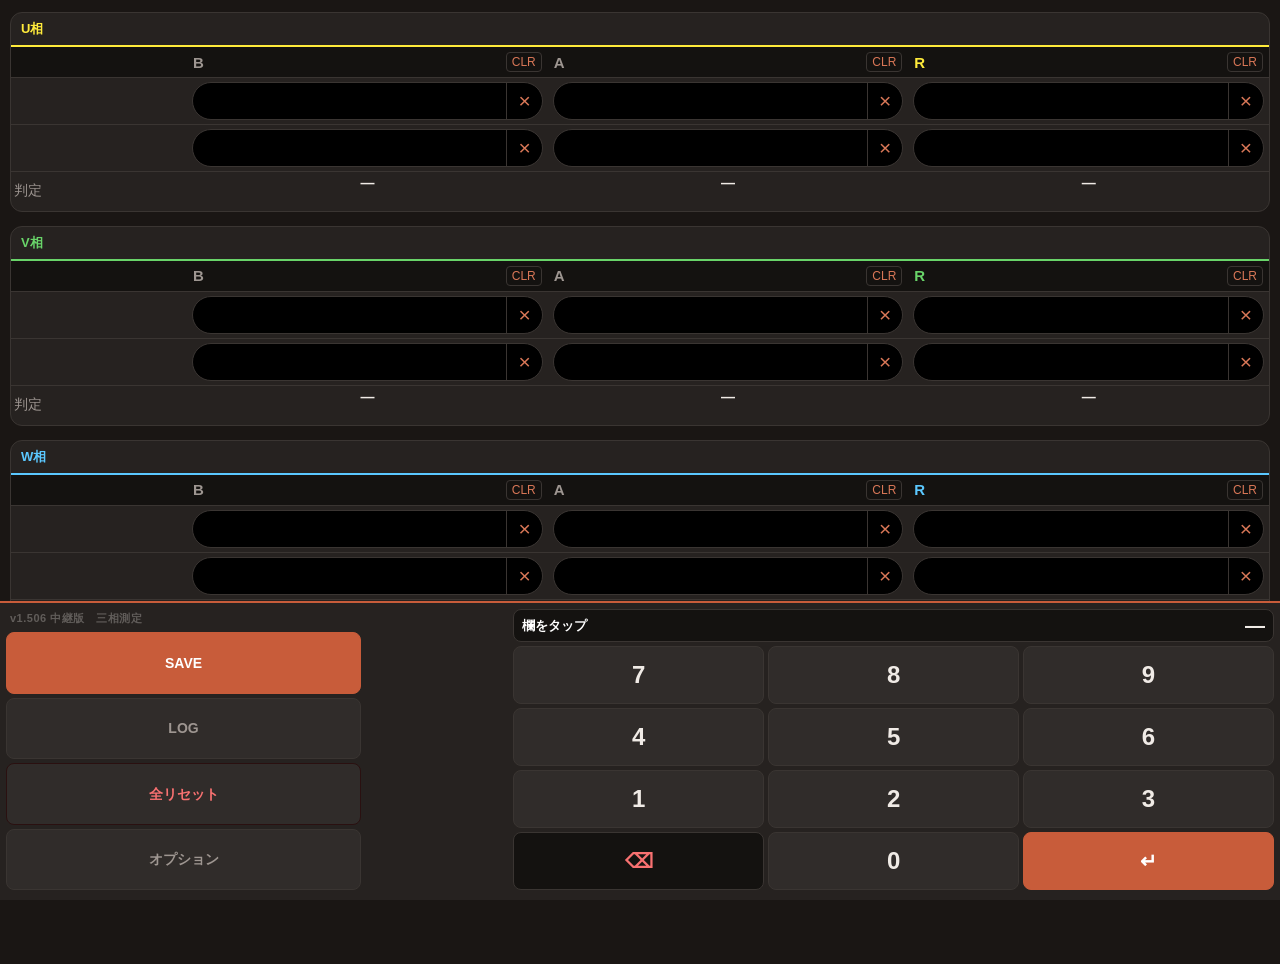
<file: meas_dev.html>
<!DOCTYPE html>
<html lang="ja">
<head>
  <meta charset="UTF-8">
  <meta name="viewport" content="width=device-width, initial-scale=1.0, maximum-scale=1.0, user-scalable=no">
  <meta name="theme-color" content="#1A1614">
  <meta name="apple-mobile-web-app-capable" content="yes">
  <meta name="apple-mobile-web-app-status-bar-style" content="black">
  <meta name="apple-mobile-web-app-title" content="三相測定">
  <link rel="manifest" href="meas_manifest.json">
  <link rel="apple-touch-icon" href="icons/icon-192.png">
  <title>三相測定</title>
  <style>
    *, *::before, *::after { box-sizing: border-box; margin: 0; padding: 0; }

    :root {
      --bg:         #1A1614;
      --bg-2:       #141210;
      --surface:    #262220;
      --surface-2:  #302C2A;
      --border:     #3A3532;
      --text:       #F0EBE6;
      --text-sub:   #9E9691;
      --text-faint: #615D5A;
      --accent:     #C85C3A;
      --header-h:   44px;
      --numpad-h:   299px;
    }

    html, body {
      height: 100%;
      font-family: -apple-system, 'Hiragino Sans', 'Yu Gothic UI', sans-serif;
      background: var(--bg); color: var(--text);
      overflow-x: hidden; overscroll-behavior: none;
      -webkit-tap-highlight-color: transparent;
    }

    /* ===== HEADER 廃止 ===== */
    .header { display: none; }

    /* ===== MAIN ===== */
    .main {
      margin-top: 0;
      padding: 12px 10px;
      margin-bottom: var(--numpad-h);
    }

    /* ===== PHASE BLOCK ===== */
    .phase-block {
      margin-bottom: 14px;
      background: var(--surface);
      border: 1px solid var(--border);
      border-radius: 12px;
      overflow: hidden;
    }
    .phase-hd { font-size: 13px; font-weight: 700; padding: 7px 10px; border-bottom: 2px solid currentColor; }
    .th-u { color: #FFEB3B; }
    .th-v { color: #69d469; }
    .th-w { color: #5bc8ff; }

    /* ===== TABLE ===== */
    .meas-tbl { width: 100%; border-collapse: collapse; font-size: 15px; table-layout: fixed; }
    .meas-tbl th {
      padding: 5px 6px; text-align: left;
      color: var(--text-sub); font-weight: 600;
      border-bottom: 1px solid var(--border);
      background: var(--bg-2);
    }
    .meas-tbl td { padding: 4px 5px; text-align: center; border-bottom: 1px solid var(--border); }
    .meas-tbl tr:last-child td { border-bottom: none; }
    .col-lbl { text-align: left !important; color: var(--text-sub); font-size: 14px; white-space: nowrap; width: 14%; padding: 4px 3px !important; }

    /* ===== INPUT CELL ===== */
    .meas-td-wrap {
      display: -webkit-box; display: -webkit-flex; display: flex;
      -webkit-align-items: stretch; align-items: stretch;
      border: 1px solid var(--border); border-radius: 999px;
      overflow: hidden; background: var(--surface-2);
    }
    .meas-td-wrap .meas-in { -webkit-box-flex: 1; -webkit-flex: 1; flex: 1; min-width: 0; border: none !important; background: transparent; border-radius: 0; }
    .meas-td-wrap.mc-g { background: #000; }
    .meas-td-wrap.mc-r { background: #000; }
    .meas-x {
      -webkit-flex-shrink: 0; flex-shrink: 0;
      background: none; border: none;
      border-left: 1px solid var(--border);
      color: #D97757; font-size: 21px;
      cursor: pointer; padding: 6px 11px;
      display: -webkit-box; display: -webkit-flex; display: flex;
      -webkit-align-items: center; align-items: center;
    }

    .meas-in {
      width: 100%; border: 1px solid var(--border); border-radius: 4px;
      background: var(--surface-2); color: var(--text);
      font-size: 16px; padding: 5px 3px;
      text-align: right; font-family: inherit;
      -webkit-appearance: none; appearance: none; outline: none;
    }
    .meas-in.active-inp { border-color: var(--accent) !important; background: #FFFFFF !important; color: #000000 !important; }

    /* ===== DIFF CELL ===== */
    .meas-diff { font-weight: 700; font-size: 14px; line-height: 1.1; vertical-align: middle; padding: 3px; }
    .d-num { display: block; }
    .d-lbl { display: block; font-size: 13px; font-weight: 600; }

    /* ===== COL HEADER ===== */
    .col-hd-wrap {
      display: -webkit-box; display: -webkit-flex; display: flex;
      -webkit-align-items: center; align-items: center;
      -webkit-justify-content: space-between; justify-content: space-between;
    }
    .col-reset {
      background: none; border: 1px solid var(--border);
      border-radius: 4px; color: #D97757;
      font-size: 12px; padding: 2px 5px;
      cursor: pointer; font-family: inherit;
    }

    /* ===== TOAST ===== */
    .toast {
      position: fixed; bottom: calc(var(--numpad-h) + 10px); left: 50%;
      -webkit-transform: translateX(-50%);
      transform: translateX(-50%);
      background: var(--surface-2); color: var(--text);
      border: 1px solid var(--border);
      padding: 8px 18px; border-radius: 10px;
      font-size: 15px; font-weight: 600;
      z-index: 999; white-space: nowrap;
      display: none;
    }
    .toast.show { display: block; }

    /* ===== NUMPAD 常駐 ===== */
    .numpad {
      position: fixed; left: 0; right: 0; bottom: 0;
      height: var(--numpad-h);
      background: var(--surface);
      border-top: 2px solid var(--accent);
      z-index: 200;
      padding: 6px 6px 10px;
      display: -webkit-box; display: -webkit-flex; display: flex;
      -webkit-flex-direction: row; flex-direction: row;
      -webkit-justify-content: space-between; justify-content: space-between;
      gap: 6px;
    }

    /* 左パネル：サイドメニュー */
    .numpad-side {
      -webkit-flex: 0 0 28%; flex: 0 0 28%;
      display: -webkit-box; display: -webkit-flex; display: flex;
      -webkit-flex-direction: column; flex-direction: column;
      gap: 4px;
    }
    .numpad-app-title {
      font-size: 11px; font-weight: 700;
      color: var(--text-faint);
      padding: 2px 4px;
      letter-spacing: 0.5px;
    }
    .numpad-side-btn {
      -webkit-flex: 1; flex: 1;
      background: var(--surface-2); border: 1px solid var(--border);
      color: var(--text-sub); font-size: 14px; font-weight: 700;
      border-radius: 8px; cursor: pointer; font-family: inherit;
      text-align: center; line-height: 1;
      -webkit-tap-highlight-color: transparent;
    }
    .numpad-side-btn:active { background: var(--border); }
    .numpad-side-btn.btn-save { background: var(--accent); border-color: var(--accent); color: #fff; }
    .numpad-side-btn.btn-hist { }
    .numpad-side-btn.btn-hist.active { border-color: var(--accent); color: var(--accent); }
    .numpad-side-btn.btn-reset { color: #F87171; border-color: #2A1010; }

    /* 右パネル：テンキー */
    .numpad-right {
      -webkit-flex: 0 0 60%; flex: 0 0 60%;
      display: -webkit-box; display: -webkit-flex; display: flex;
      -webkit-flex-direction: column; flex-direction: column;
      gap: 4px;
    }

    /* 現在値バー */
    .numpad-val-bar {
      display: -webkit-box; display: -webkit-flex; display: flex;
      -webkit-align-items: center; align-items: center;
      background: var(--bg-2); border: 1px solid var(--border);
      border-radius: 8px; padding: 4px 8px; gap: 6px;
      -webkit-flex-shrink: 0; flex-shrink: 0;
    }
    .numpad-target-label {
      font-size: 13px; font-weight: 700; color: #fff;
      -webkit-flex: 1; flex: 1; white-space: nowrap; overflow: hidden; text-overflow: ellipsis;
    }
    .numpad-target-val {
      font-size: 20px; font-weight: 700; color: var(--text);
      text-align: right; min-width: 60px;
    }

    /* 4×3 グリッド */
    .numpad-grid {
      display: -webkit-box; display: -webkit-flex; display: flex;
      -webkit-flex-wrap: wrap; flex-wrap: wrap;
      gap: 4px; -webkit-flex: 1; flex: 1;
    }
    .np-btn {
      -webkit-box-flex: 1; -webkit-flex: 1 1 28%; flex: 1 1 28%;
      min-width: 0;
      background: var(--surface-2); border: 1px solid var(--border);
      color: var(--text); font-size: 24px; font-weight: 600;
      border-radius: 8px; cursor: pointer; font-family: inherit;
      text-align: center; line-height: 1;
      -webkit-tap-highlight-color: transparent;
    }
    .np-btn:active { background: var(--border); }
    .np-btn-bs    { background: var(--bg-2); color: #F87171; font-size: 20px; }
    .np-btn-ok    { background: var(--accent); color: #fff; border-color: var(--accent); font-size: 20px; }

    /* ===== 履歴画面 ===== */
    .hist-view {
      display: none;
      margin-top: 0;
      height: 100vh;
      display: -webkit-box; display: -webkit-flex; display: flex;
    }
    .hist-view.hidden { display: none !important; }

    /* サイドバー */
    .hist-sidebar {
      width: 38%;
      min-width: 110px;
      max-width: 160px;
      background: var(--surface);
      border-right: 1px solid var(--border);
      overflow-y: auto;
      -webkit-overflow-scrolling: touch;
      -webkit-flex-shrink: 0; flex-shrink: 0;
    }
    .hist-sidebar-hd {
      font-size: 11px; font-weight: 700; color: var(--text-faint);
      padding: 8px 10px 6px;
      border-bottom: 1px solid var(--border);
      background: var(--bg-2);
      position: sticky; top: 0;
    }
    .hist-back-btn {
      display: block; width: 100%;
      background: var(--accent); border: none;
      color: #fff; font-size: 15px; font-weight: 700;
      padding: 12px 10px;
      cursor: pointer; font-family: inherit;
      text-align: center; letter-spacing: 1px;
      border-bottom: 2px solid rgba(0,0,0,0.25);
      position: sticky; top: 0; z-index: 10;
      -webkit-tap-highlight-color: transparent;
    }
    .hist-back-btn:active { opacity: 0.8; }
    .hist-item {
      padding: 9px 10px;
      border-bottom: 1px solid var(--border);
      cursor: pointer;
    }
    .hist-item.selected { background: var(--surface-2); border-left: 3px solid var(--accent); }
    .hist-item-date { font-size: 11px; color: var(--text-sub); }
    .hist-item-memo { font-size: 12px; font-weight: 700; color: var(--text); margin-top: 2px; word-break: break-all; }
    .hist-item-del  { float: right; background: none; border: none; color: var(--text-faint); font-size: 14px; cursor: pointer; padding: 0 2px; }
    .hist-empty     { font-size: 12px; color: var(--text-faint); padding: 16px 10px; text-align: center; }

    /* 結果エリア */
    .hist-detail {
      -webkit-flex: 1; flex: 1;
      overflow-y: auto;
      -webkit-overflow-scrolling: touch;
      padding: 10px 10px 20px;
      background: var(--bg);
    }
    .hist-detail-empty { font-size: 13px; color: var(--text-faint); padding: 30px 10px; text-align: center; }
    .hist-detail-date  { font-size: 11px; color: var(--text-faint); margin-bottom: 4px; }
    .hist-detail-memo  { font-size: 13px; font-weight: 700; color: var(--text); margin-bottom: 12px; }

    /* 結果テーブル */
    .hr-tbl { width: 100%; border-collapse: collapse; font-size: 12px; margin-bottom: 10px; table-layout: fixed; }
    .hr-tbl th {
      background: var(--bg-2); color: var(--text-sub); font-weight: 600;
      padding: 4px 5px; border: 1px solid var(--border); text-align: center;
    }
    .hr-tbl td {
      padding: 4px 5px; border: 1px solid var(--border); text-align: right;
      color: var(--text); background: var(--surface);
    }
    .hr-tbl td.lbl { text-align: left; color: var(--text-sub); font-size: 11px; background: var(--bg-2); }
    .hr-tbl td.diff-ok  { color: #4ADE80; font-weight: 700; }
    .hr-tbl td.diff-warn { color: #fff; font-weight: 700; }
    .hr-tbl td.diff-ng  { color: #ff9800; font-weight: 700; }
    .hr-ph-hd { font-size: 12px; font-weight: 700; padding: 6px 2px 3px; }
    .hr-ph-u  { color: #FFEB3B; }
    .hr-ph-v  { color: #69d469; }
    .hr-ph-w  { color: #5bc8ff; }

    /* ===== 保存パネル（テンキー上） ===== */
    .save-panel {
      display: none;
      position: fixed; left: 0; right: 0;
      bottom: var(--numpad-h);
      background: var(--surface);
      border-top: 2px solid var(--accent);
      border-bottom: 1px solid var(--border);
      z-index: 210;
      padding: 10px 12px;
    }
    .save-panel.show { display: block; }
    .save-panel-title { font-size: 12px; font-weight: 700; color: var(--text-faint); margin-bottom: 8px; }
    /* 機番行 */
    .save-kiban-row {
      display: -webkit-box; display: -webkit-flex; display: flex;
      -webkit-align-items: center; align-items: center;
      gap: 8px; margin-bottom: 8px;
    }
    .save-kiban-label { font-size: 11px; color: var(--text-sub); font-weight: 600; -webkit-flex-shrink: 0; flex-shrink: 0; }
    .save-kiban-val {
      -webkit-flex: 1; flex: 1;
      background: var(--surface-2); border: 1px solid var(--accent);
      border-radius: 6px; color: #FFB899;
      font-size: 20px; font-weight: 700;
      padding: 4px 10px; text-align: right;
      min-height: 34px;
    }
    /* 状態ボタン行 */
    .save-status-row {
      display: -webkit-box; display: -webkit-flex; display: flex;
      gap: 5px; margin-bottom: 8px;
    }
    .save-status-btn {
      -webkit-flex: 1; flex: 1;
      background: var(--surface-2); border: 1px solid var(--border);
      color: var(--text-sub); font-size: 11px; font-weight: 700;
      padding: 6px 2px; border-radius: 6px;
      cursor: pointer; font-family: inherit; text-align: center;
    }
    .save-status-btn.sel { background: var(--accent); border-color: var(--accent); color: #fff; }
    /* 操作ボタン行 */
    .save-act-row {
      display: -webkit-box; display: -webkit-flex; display: flex;
      gap: 8px;
    }
    .save-act-cancel {
      -webkit-flex: 1; flex: 1;
      background: var(--surface-2); border: 1px solid var(--border);
      color: var(--text-sub); font-size: 13px; font-weight: 700;
      padding: 7px; border-radius: 7px; cursor: pointer; font-family: inherit;
    }
    .save-act-ok {
      -webkit-flex: 2; flex: 2;
      background: var(--accent); border: 1px solid var(--accent);
      color: #fff; font-size: 13px; font-weight: 700;
      padding: 7px; border-radius: 7px; cursor: pointer; font-family: inherit;
    }
    /* ===== オプションパネル：PAT入力欄 ===== */
    .opt-pat-input {
      -webkit-box-flex: 1; -webkit-flex: 1; flex: 1;
      background: var(--surface-2); border: 1px solid var(--accent);
      border-radius: 6px; color: #FFB899;
      font-size: 14px; font-weight: 600;
      padding: 6px 10px; text-align: left;
      font-family: inherit; outline: none;
      min-height: 34px;
      -webkit-appearance: none; appearance: none;
    }
  </style>
</head>
<body>

<header class="header"></header>

<main class="main">

  <!-- U相 -->
  <div class="phase-block">
    <div class="phase-hd th-u">U相</div>
    <table class="meas-tbl">
      <thead><tr>
        <th style="width:14%"></th>
        <th><div class="col-hd-wrap"><span>B</span><button class="col-reset" data-colclear="b" data-ph="u">CLR</button></div></th>
        <th><div class="col-hd-wrap"><span>A</span><button class="col-reset" data-colclear="a" data-ph="u">CLR</button></div></th>
        <th><div class="col-hd-wrap"><span class="th-u">R</span><button class="col-reset" data-colclear="r" data-ph="u">CLR</button></div></th>
      </tr></thead>
      <tbody>
        <tr>
          <td class="col-lbl"></td>
          <td><div class="meas-td-wrap mc-g"><input class="meas-in" id="mu_on_b" type="text" readonly data-ph="u"><button class="meas-x" data-clear="mu_on_b" data-ph="u">×</button></div></td>
          <td><div class="meas-td-wrap mc-r"><input class="meas-in" id="mu_on_a" type="text" readonly data-ph="u"><button class="meas-x" data-clear="mu_on_a" data-ph="u">×</button></div></td>
          <td><div class="meas-td-wrap mc-g"><input class="meas-in" id="mu_on_r" type="text" readonly data-ph="u"><button class="meas-x" data-clear="mu_on_r" data-ph="u">×</button></div></td>
        </tr>
        <tr>
          <td class="col-lbl"></td>
          <td><div class="meas-td-wrap mc-r"><input class="meas-in" id="mu_off_b" type="text" readonly data-ph="u"><button class="meas-x" data-clear="mu_off_b" data-ph="u">×</button></div></td>
          <td><div class="meas-td-wrap mc-g"><input class="meas-in" id="mu_off_a" type="text" readonly data-ph="u"><button class="meas-x" data-clear="mu_off_a" data-ph="u">×</button></div></td>
          <td><div class="meas-td-wrap mc-r"><input class="meas-in" id="mu_off_r" type="text" readonly data-ph="u"><button class="meas-x" data-clear="mu_off_r" data-ph="u">×</button></div></td>
        </tr>
        <tr>
          <td class="col-lbl">判定</td>
          <td class="meas-diff" id="mu_d_b"><span class="d-num">—</span><br><span class="d-lbl"></span></td>
          <td class="meas-diff" id="mu_d_a"><span class="d-num">—</span><br><span class="d-lbl"></span></td>
          <td class="meas-diff" id="mu_d_r"><span class="d-num">—</span><br><span class="d-lbl"></span></td>
        </tr>
      </tbody>
    </table>
  </div>

  <!-- V相 -->
  <div class="phase-block">
    <div class="phase-hd th-v">V相</div>
    <table class="meas-tbl">
      <thead><tr>
        <th style="width:14%"></th>
        <th><div class="col-hd-wrap"><span>B</span><button class="col-reset" data-colclear="b" data-ph="v">CLR</button></div></th>
        <th><div class="col-hd-wrap"><span>A</span><button class="col-reset" data-colclear="a" data-ph="v">CLR</button></div></th>
        <th><div class="col-hd-wrap"><span class="th-v">R</span><button class="col-reset" data-colclear="r" data-ph="v">CLR</button></div></th>
      </tr></thead>
      <tbody>
        <tr>
          <td class="col-lbl"></td>
          <td><div class="meas-td-wrap mc-g"><input class="meas-in" id="mv_on_b" type="text" readonly data-ph="v"><button class="meas-x" data-clear="mv_on_b" data-ph="v">×</button></div></td>
          <td><div class="meas-td-wrap mc-r"><input class="meas-in" id="mv_on_a" type="text" readonly data-ph="v"><button class="meas-x" data-clear="mv_on_a" data-ph="v">×</button></div></td>
          <td><div class="meas-td-wrap mc-g"><input class="meas-in" id="mv_on_r" type="text" readonly data-ph="v"><button class="meas-x" data-clear="mv_on_r" data-ph="v">×</button></div></td>
        </tr>
        <tr>
          <td class="col-lbl"></td>
          <td><div class="meas-td-wrap mc-r"><input class="meas-in" id="mv_off_b" type="text" readonly data-ph="v"><button class="meas-x" data-clear="mv_off_b" data-ph="v">×</button></div></td>
          <td><div class="meas-td-wrap mc-g"><input class="meas-in" id="mv_off_a" type="text" readonly data-ph="v"><button class="meas-x" data-clear="mv_off_a" data-ph="v">×</button></div></td>
          <td><div class="meas-td-wrap mc-r"><input class="meas-in" id="mv_off_r" type="text" readonly data-ph="v"><button class="meas-x" data-clear="mv_off_r" data-ph="v">×</button></div></td>
        </tr>
        <tr>
          <td class="col-lbl">判定</td>
          <td class="meas-diff" id="mv_d_b"><span class="d-num">—</span><br><span class="d-lbl"></span></td>
          <td class="meas-diff" id="mv_d_a"><span class="d-num">—</span><br><span class="d-lbl"></span></td>
          <td class="meas-diff" id="mv_d_r"><span class="d-num">—</span><br><span class="d-lbl"></span></td>
        </tr>
      </tbody>
    </table>
  </div>

  <!-- W相 -->
  <div class="phase-block">
    <div class="phase-hd th-w">W相</div>
    <table class="meas-tbl">
      <thead><tr>
        <th style="width:14%"></th>
        <th><div class="col-hd-wrap"><span>B</span><button class="col-reset" data-colclear="b" data-ph="w">CLR</button></div></th>
        <th><div class="col-hd-wrap"><span>A</span><button class="col-reset" data-colclear="a" data-ph="w">CLR</button></div></th>
        <th><div class="col-hd-wrap"><span class="th-w">R</span><button class="col-reset" data-colclear="r" data-ph="w">CLR</button></div></th>
      </tr></thead>
      <tbody>
        <tr>
          <td class="col-lbl"></td>
          <td><div class="meas-td-wrap mc-g"><input class="meas-in" id="mw_on_b" type="text" readonly data-ph="w"><button class="meas-x" data-clear="mw_on_b" data-ph="w">×</button></div></td>
          <td><div class="meas-td-wrap mc-r"><input class="meas-in" id="mw_on_a" type="text" readonly data-ph="w"><button class="meas-x" data-clear="mw_on_a" data-ph="w">×</button></div></td>
          <td><div class="meas-td-wrap mc-g"><input class="meas-in" id="mw_on_r" type="text" readonly data-ph="w"><button class="meas-x" data-clear="mw_on_r" data-ph="w">×</button></div></td>
        </tr>
        <tr>
          <td class="col-lbl"></td>
          <td><div class="meas-td-wrap mc-r"><input class="meas-in" id="mw_off_b" type="text" readonly data-ph="w"><button class="meas-x" data-clear="mw_off_b" data-ph="w">×</button></div></td>
          <td><div class="meas-td-wrap mc-g"><input class="meas-in" id="mw_off_a" type="text" readonly data-ph="w"><button class="meas-x" data-clear="mw_off_a" data-ph="w">×</button></div></td>
          <td><div class="meas-td-wrap mc-r"><input class="meas-in" id="mw_off_r" type="text" readonly data-ph="w"><button class="meas-x" data-clear="mw_off_r" data-ph="w">×</button></div></td>
        </tr>
        <tr>
          <td class="col-lbl">判定</td>
          <td class="meas-diff" id="mw_d_b"><span class="d-num">—</span><br><span class="d-lbl"></span></td>
          <td class="meas-diff" id="mw_d_a"><span class="d-num">—</span><br><span class="d-lbl"></span></td>
          <td class="meas-diff" id="mw_d_r"><span class="d-num">—</span><br><span class="d-lbl"></span></td>
        </tr>
      </tbody>
    </table>
  </div>

</main>

<!-- ===== 履歴画面 ===== -->
<div class="hist-view hidden" id="histView">
  <div class="hist-sidebar" id="histSidebar">
    <button class="hist-back-btn" onclick="toggleHist()">◀ 測定へ戻る</button>
    <div class="hist-sidebar-hd">保存履歴</div>
    <div id="histList"></div>
  </div>
  <div class="hist-detail" id="histDetail">
    <div class="hist-detail-empty">←履歴を選択</div>
  </div>
</div>

<!-- ===== 常駐テンキー ===== -->
<div class="numpad">

  <!-- 左：サイドメニュー -->
  <div class="numpad-side">
    <div class="numpad-app-title">v1.506 中継版　三相測定</div>
    <button class="numpad-side-btn btn-save" onclick="saveMeas()">SAVE</button>
    <button class="numpad-side-btn btn-hist" id="histBtn" onclick="toggleHist()">LOG</button>
    <button class="numpad-side-btn btn-reset" onclick="resetAll()">全リセット</button>
    <button class="numpad-side-btn" onclick="toggleOptionPanel()">オプション</button>
  </div>

  <!-- 右：テンキー -->
  <div class="numpad-right">
    <div class="numpad-val-bar">
      <span class="numpad-target-label" id="padLabel">欄をタップ</span>
      <span class="numpad-target-val"   id="padVal">—</span>
    </div>
    <div class="numpad-grid" id="numpadGrid">
      <button class="np-btn" data-key="7">7</button>
      <button class="np-btn" data-key="8">8</button>
      <button class="np-btn" data-key="9">9</button>
      <button class="np-btn" data-key="4">4</button>
      <button class="np-btn" data-key="5">5</button>
      <button class="np-btn" data-key="6">6</button>
      <button class="np-btn" data-key="1">1</button>
      <button class="np-btn" data-key="2">2</button>
      <button class="np-btn" data-key="3">3</button>
      <button class="np-btn np-btn-bs"  data-key="BS">⌫</button>
      <button class="np-btn" data-key="0">0</button>
      <button class="np-btn np-btn-ok"  data-key="OK">↵</button>
    </div>
  </div>

</div>

<!-- ===== 保存パネル（テンキー上） ===== -->
<div class="save-panel" id="savePanel">
  <div class="save-panel-title">SAVE — テンキーで機番入力 → ↵で保存</div>
  <div class="save-kiban-row">
    <span class="save-kiban-label">機番</span>
    <span class="save-kiban-val" id="saveKibanVal">—</span>
  </div>
  <div class="save-status-row" id="saveStatusRow">
    <button class="save-status-btn sel" data-status="完成時">完成時</button>
    <button class="save-status-btn"     data-status="出荷前">出荷前</button>
    <button class="save-status-btn"     data-status="エイジング途中">AG中</button>
    <button class="save-status-btn"     data-status="エイジング後">AG後</button>
  </div>
  <div class="save-act-row">
    <button class="save-act-cancel" onclick="closeSaveDialog()">キャンセル</button>
    <button class="save-act-ok"     onclick="confirmSave()">保存する</button>
  </div>
</div>

<!-- ===== オプションパネル（テンキー上） ===== -->
<div class="save-panel" id="optionPanel">
  <div class="save-panel-title">オプション</div>
  <div style="text-align:center;margin-bottom:10px;">
    <img src="[data-uri]" alt="アプリURL QRコード" style="width:110px;height:110px;background:#fff;padding:6px;border-radius:8px;">
    <div style="font-size:10px;color:var(--text-faint);margin-top:4px;">h2ec9629.github.io/reminder-app/meas.html</div>
  </div>
  <div class="save-kiban-row">
    <span class="save-kiban-label">PAT</span>
    <input class="opt-pat-input" id="optPatInput" type="text" placeholder="GitHubトークン" autocomplete="off" autocapitalize="off" spellcheck="false">
  </div>
  <div class="save-act-row" style="margin-bottom:8px;">
    <button class="save-act-cancel" style="-webkit-flex:1;flex:1;" onclick="document.getElementById('optPatFile').click()">📄 テキストファイルから読込</button>
    <input type="file" id="optPatFile" accept=".txt,text/plain" style="display:none" onchange="loadPatFromFile(this)">
  </div>
  <div class="save-act-row">
    <button class="save-act-cancel" onclick="closeOptionPanel()">閉じる</button>
    <button class="save-act-ok"     onclick="saveOptionPat()">PAT保存</button>
  </div>
  <div class="save-act-row" style="margin-top:8px;">
    <button class="save-act-ok" style="-webkit-flex:1;flex:1;" onclick="forceUpdate()">Update（強制更新）</button>
  </div>
  <div class="save-act-row" style="margin-top:8px;">
    <button class="save-act-cancel" style="-webkit-flex:1;flex:1;" onclick="testApiConnection()">API接続テスト</button>
  </div>
  <div style="margin-top:10px;">
    <div style="font-size:11px;color:var(--text-faint);margin-bottom:4px;display:flex;justify-content:space-between;">
      <span>通信ログ（新しい順）</span>
      <button class="col-reset" onclick="clearDebugLog()">消去</button>
    </div>
    <pre id="debugLogBox" style="background:var(--bg-2);border:1px solid var(--border);border-radius:6px;padding:6px;font-size:11px;color:var(--text-sub);max-height:120px;overflow-y:auto;white-space:pre-wrap;margin:0;font-family:inherit;"></pre>
  </div>
</div>

<div class="toast" id="toast"></div>

<script>
var PHASES = ['u','v','w'];
var COLS   = ['b','a','r'];

// ===== フォーカス管理 =====
var _padTarget = null;
var _padPh     = '';
var _padRaw    = '';
var _padNeg    = false;
var _inputs    = [];  // ① 起動時にキャッシュ

function focusInp(inp) {
  if (_padTarget) {
    _padTarget.className = _padTarget.className.replace(' active-inp','').replace('active-inp','');
    measCalc(_padPh);
  }
  _padTarget = inp;
  _padPh     = inp.getAttribute('data-ph');
  var cur    = inp.value || '';
  _padNeg    = (cur.charAt(0) === '-');
  _padRaw    = cur.replace(/[^0-9]/g, '');

  inp.className += ' active-inp';

  var id    = inp.id;
  var parts = id.split('_');
  var phMap = { u:'U相', v:'V相', w:'W相' };
  document.getElementById('padLabel').textContent = phMap[_padPh] + '-' + parts[2].toUpperCase();
  _refreshPadVal();
}

// ===== テンキー入力 =====
function _npTap(key) {
  // 保存モード中は機番入力に横取り
  if (_saveMode) { _savePadKey(key); return; }
  if (!_padTarget) return;
  if (key === 'BS') {
    if (_padRaw.length > 0) _padRaw = _padRaw.slice(0, -1);
    else _padNeg = false;
    _refreshPadVal();
  } else if (key === 'OK') {
    if (_padPh) measCalc(_padPh);
    _nextFocus();
  } else {
    if (_padRaw.length < 6) _padRaw += key;
    _refreshPadVal();
  }
}

function _nextFocus() {
  var i;
  for (i = 0; i < _inputs.length - 1; i++) {  // ① キャッシュ済み配列を使用
    if (_inputs[i] === _padTarget) {
      focusInp(_inputs[i + 1]);
      return;
    }
  }
  if (_padTarget) {
    _padTarget.className = _padTarget.className.replace(' active-inp','').replace('active-inp','');
    _padTarget = null;
    document.getElementById('padLabel').textContent = '欄をタップして入力';
    document.getElementById('padVal').textContent   = '—';
  }
}

function _refreshPadVal() {
  var d = _padRaw, fmt;
  if (d.length === 0)      fmt = '';
  else if (d.length <= 2)  fmt = d;
  else if (d.length === 3) fmt = d.slice(0, 2) + '.' + d.slice(2);
  else                     fmt = d.slice(0, 2) + '.' + d.slice(2);
  if (_padNeg && fmt) fmt = '-' + fmt;
  if (_padTarget) _padTarget.value = fmt;
  document.getElementById('padVal').textContent = fmt || '—';
}

// ===== 判定計算（③ textContent で DOM更新）=====
function _setDiff(dEl, numStr, lblStr, color) {
  var spans = dEl.getElementsByTagName('span');
  dEl.style.color = color;
  if (spans.length >= 2) {
    spans[0].textContent = numStr;
    spans[1].textContent = lblStr;
  } else {
    // フォールバック（念のため）
    dEl.textContent = numStr + ' ' + lblStr;
  }
}

function measCalc(ph) {
  var i, col, onEl, offEl, dEl, onV, offV, diff, diffStr, tmp;
  var gap, dir, absGap, full, whole, half, label;
  for (i = 0; i < COLS.length; i++) {
    col   = COLS[i];
    onEl  = document.getElementById('m' + ph + '_on_'  + col);
    offEl = document.getElementById('m' + ph + '_off_' + col);
    dEl   = document.getElementById('m' + ph + '_d_'   + col);
    if (!dEl) continue;
    onV  = onEl  ? parseFloat(onEl.value)  : NaN;
    offV = offEl ? parseFloat(offEl.value) : NaN;
    if (!isNaN(onV) && !isNaN(offV)) {
      // 大きい値＝ON・小さい値＝OFFになるよう表示欄を入れ替える
      if (onV < offV) {
        tmp = onEl.value; onEl.value = offEl.value; offEl.value = tmp;
        tmp = onV; onV = offV; offV = tmp;
      }
      // 大きい値－小さい値＝差数（入力ミスで段が逆でも計算できるように）
      diff    = Math.round(Math.abs(onV - offV) * 1000) / 1000;
      diffStr = diff.toFixed(2);
      if (diff >= 1.83 && diff <= 1.97) {
        _setDiff(dEl, diffStr, '[正常]', '#4ADE80');
      } else {
        gap    = Math.round((1.90 - diff) * 1000) / 1000;
        dir    = gap > 0 ? '緩め' : '締め';
        absGap = Math.abs(gap);
        full   = Math.floor(Math.round(absGap / 0.125));
        whole  = Math.floor(full / 2);
        half   = (full % 2 === 1);
        label  = whole > 0 && half  ? whole + '角半'
               : whole > 0 && !half ? whole + '角'
               : half                ? '半角' : '？';
        _setDiff(dEl, diffStr, '[' + label + dir + ']', (diff >= 1.80 && diff <= 2.00) ? '#fff' : '#ff9800');
      }
    } else {
      _setDiff(dEl, '—', '', '');
    }
  }
}

// ===== クリア =====
function clearOne(id, ph) {
  var el = document.getElementById(id);
  if (el) {
    el.value = '';
    if (_padTarget === el) { _padRaw = ''; _padNeg = false; _refreshPadVal(); }
  }
  measCalc(ph);
}

function clearCol(ph, col) {
  var rows = ['on','off'], i, el;
  for (i = 0; i < rows.length; i++) {
    el = document.getElementById('m' + ph + '_' + rows[i] + '_' + col);
    if (el) {
      el.value = '';
      if (_padTarget === el) { _padRaw = ''; _padNeg = false; _refreshPadVal(); }
    }
  }
  measCalc(ph);
}

function resetAll() {
  if (!confirm('全ての入力をリセットしますか？')) return;
  var pi, ci, ri, ph, col, rows, el, dEl;
  rows = ['on','off'];
  for (pi = 0; pi < PHASES.length; pi++) {
    ph = PHASES[pi];
    for (ci = 0; ci < COLS.length; ci++) {
      col = COLS[ci];
      for (ri = 0; ri < rows.length; ri++) {
        el = document.getElementById('m' + ph + '_' + rows[ri] + '_' + col);
        if (el) el.value = '';
      }
      dEl = document.getElementById('m' + ph + '_d_' + col);
      if (dEl) { _setDiff(dEl, '—', '', ''); }
    }
  }
  _padTarget = null; _padRaw = ''; _padNeg = false;
  document.getElementById('padLabel').textContent = '欄をタップして入力';
  document.getElementById('padVal').textContent   = '—';
  showToast('リセットしました');
}

// ===== 強制更新 =====
function forceUpdate() {
  showToast('更新中...');
  try {
    if ('serviceWorker' in navigator) {
      navigator.serviceWorker.getRegistrations().then(function(regs) {
        var i;
        for (i = 0; i < regs.length; i++) regs[i].unregister();
      });
    }
    if ('caches' in window) {
      caches.keys().then(function(keys) {
        var i;
        for (i = 0; i < keys.length; i++) caches.delete(keys[i]);
      });
    }
  } catch(e) {}
  setTimeout(function() { location.reload(true); }, 1000);
}

// ===== API接続テスト（ヘッダーあり/なしで切り分け） =====
function testApiConnection() {
  var base = MEAS_API_BASE + '/repos/' + MEAS_REPO_OWNER + '/' + MEAS_REPO_NAME;

  var xhrA = new XMLHttpRequest();
  xhrA.open('GET', base + '?a=' + Date.now(), true);
  xhrA.onreadystatechange = function() {
    if (xhrA.readyState !== 4) return;
    _notify('テストA(素の通信)：status ' + xhrA.status);
  };
  xhrA.onerror = function() { _notify('テストA(素の通信)：通信エラー'); };
  xhrA.send();

  var xhrB = new XMLHttpRequest();
  xhrB.open('GET', base + '?b=' + Date.now(), true);
  xhrB.setRequestHeader('Accept', 'application/vnd.github+json');
  xhrB.onreadystatechange = function() {
    if (xhrB.readyState !== 4) return;
    _notify('テストB(ヘッダー付き)：status ' + xhrB.status);
  };
  xhrB.onerror = function() { _notify('テストB(ヘッダー付き)：通信エラー'); };
  xhrB.send();

  // テストC：GitHub以外の他ドメインへの素の通信（cross-origin自体がダメなのか、GitHub側特有の問題かを切り分け）
  var xhrC = new XMLHttpRequest();
  xhrC.open('GET', 'https://jsonplaceholder.typicode.com/todos/1?c=' + Date.now(), true);
  xhrC.onreadystatechange = function() {
    if (xhrC.readyState !== 4) return;
    _notify('テストC(GitHub以外の他ドメイン)：status ' + xhrC.status);
  };
  xhrC.onerror = function() { _notify('テストC(GitHub以外の他ドメイン)：通信エラー'); };
  xhrC.send();

  // テストD：他ドメイン＋独自ヘッダー付き（preflightが絡んでも他ドメインなら通るかを確認）
  var xhrD = new XMLHttpRequest();
  xhrD.open('GET', 'https://jsonplaceholder.typicode.com/todos/2?d=' + Date.now(), true);
  xhrD.setRequestHeader('Authorization', 'Bearer dummy-test-token');
  xhrD.onreadystatechange = function() {
    if (xhrD.readyState !== 4) return;
    _notify('テストD(他ドメイン+ヘッダー付き)：status ' + xhrD.status);
  };
  xhrD.onerror = function() { _notify('テストD(他ドメイン+ヘッダー付き)：通信エラー'); };
  xhrD.send();
}

// ===== トースト =====
var _tt;
function showToast(msg) {
  var t = document.getElementById('toast');
  t.textContent = msg;
  t.className   = 'toast show';
  clearTimeout(_tt);
  _tt = setTimeout(function(){ t.className = 'toast'; }, 2200);
}

// ===== 通信ログ（消えるトーストと違い、オプションパネルに残る） =====
var _debugLines = [];
function _debugLog(msg) {
  var now = new Date();
  var hh = ('0' + now.getHours()).slice(-2);
  var mi = ('0' + now.getMinutes()).slice(-2);
  var ss = ('0' + now.getSeconds()).slice(-2);
  _debugLines.unshift(hh + ':' + mi + ':' + ss + ' ' + msg);
  if (_debugLines.length > 20) _debugLines = _debugLines.slice(0, 20);
  var box = document.getElementById('debugLogBox');
  if (box) box.textContent = _debugLines.join('\n');
}
function clearDebugLog() {
  _debugLines = [];
  var box = document.getElementById('debugLogBox');
  if (box) box.textContent = '';
}
function _notify(msg) {
  showToast(msg);
  _debugLog(msg);
}

// ===== 保存・履歴機能 =====
var STORE_KEY = 'meas_history';
var _histMode = false;
var _selIdx   = -1;
// 古いiPad(iOS9系)はconfirm()等のブロッキングダイアログをtouchend中に呼ぶと、
// preventDefault()していても後から合成clickイベントが発火してしまうことがある。
// その結果、削除ボタンが「touchend→click」で二重に呼ばれ、削除確認が2回出た上に
// 2回目でYESすると（1回目の削除で配列がずれた後の）別の行が消えてしまう。
// touchendが処理した直後は一定時間clickを無視することで二重実行を防ぐ。
var _delTouchAt = 0;

function _loadHistory() {
  try {
    var raw = localStorage.getItem(STORE_KEY);
    return raw ? JSON.parse(raw) : [];
  } catch(e) { return []; }
}

function _saveHistory(arr) {
  try { localStorage.setItem(STORE_KEY, JSON.stringify(arr)); } catch(e) {}
}

// === GIST SYNC (XHR / iOS9互換) ===
// 旧Gist方式は廃止（古いiPadのホーム画面アプリで他ドメイン通信がブロックされたため）
// 同じreminder-app内のファイルを直接読み書きする方式に変更
var MEAS_REPO_OWNER = 'h2ec9629';
var MEAS_REPO_NAME  = 'reminder-app';
var MEAS_REPO_PATH  = 'meas_history.json';
var MEAS_HIST_SAME_ORIGIN_URL = 'meas_history.json'; // 同一オリジン（相対パス）
// iPad2はapi.github.comへの直接通信がTLS/ネットワークの都合で全滅するため、
// Cloudflare Worker中継（cloudflare_worker_relay.js）経由でGitHub APIを叩く
var MEAS_API_BASE = 'https://morning-resonance-c98bh.h2ec9629.workers.dev';

function _b64EncodeUtf8(str) {
  return btoa(unescape(encodeURIComponent(str)));
}

function _b64DecodeUtf8(b64) {
  return decodeURIComponent(escape(atob(b64.replace(/\n/g, ''))));
}

function _escRe(s) {
  return String(s).replace(/[.*+?^${}()|[\]\\]/g, '\\$&');
}

function _getMeasCfg() {
  try { return JSON.parse(localStorage.getItem('ojisan_mailbox_cfg_v1') || '{}'); } catch(e) { return {}; }
}

function _getMeasPat() {
  return _getMeasCfg().pat || '';
}

function _setMeasPat(pat) {
  var cfg = _getMeasCfg();
  cfg.pat = pat;
  try { localStorage.setItem('ojisan_mailbox_cfg_v1', JSON.stringify(cfg)); } catch(e) {}
}

// 索引ファイル（meas_history.json）を「指定した配列でそのまま上書き」する。
// 削除操作など、呼び出し側が最終形を確定済みのケース専用。
function _pushHistoryIndex(arr) {
  var pat = _getMeasPat();
  if (!pat) return;
  var apiUrl = MEAS_API_BASE + '/repos/' + MEAS_REPO_OWNER + '/' + MEAS_REPO_NAME + '/contents/' + MEAS_REPO_PATH;

  // 更新には現在のファイルのshaが要るので先にGETしてから書き込む
  var getXhr = new XMLHttpRequest();
  getXhr.open('GET', apiUrl + '?t=' + Date.now(), true);
  getXhr.setRequestHeader('Authorization', 'Bearer ' + pat);
  getXhr.setRequestHeader('Accept', 'application/vnd.github+json');
  getXhr.onreadystatechange = function() {
    if (getXhr.readyState !== 4) return;
    var sha = null;
    if (getXhr.status === 200) {
      try { sha = JSON.parse(getXhr.responseText).sha; } catch(e) {}
    }
    var body = {
      message: '測定ログ更新',
      content: _b64EncodeUtf8(JSON.stringify(arr, null, 2)),
      branch: 'main'
    };
    if (sha) body.sha = sha;
    var putXhr = new XMLHttpRequest();
    putXhr.open('PUT', apiUrl, true);
    putXhr.setRequestHeader('Authorization', 'Bearer ' + pat);
    putXhr.setRequestHeader('Accept', 'application/vnd.github+json');
    putXhr.setRequestHeader('Content-Type', 'application/json');
    putXhr.send(JSON.stringify(body));
  };
  getXhr.send();
}

// 新規1件を保存するとき専用：保存直前にリモートの最新を取りに行ってからマージして書き込む。
// 他端末が追加した分を上書きで消してしまう事故を防ぐための安全版。
function _syncNewRecord(newRecord, callback) {
  var pat = _getMeasPat();
  if (!pat) { _notify('共有NG：PAT未設定（オプションで設定して）'); if (callback) callback(); return; }
  var apiUrl = MEAS_API_BASE + '/repos/' + MEAS_REPO_OWNER + '/' + MEAS_REPO_NAME + '/contents/' + MEAS_REPO_PATH;

  // 他端末が同時に索引ファイルを更新すると、GET時点のshaがPUT時点で古くなり
  // status:409（競合）になることがある。その場合は最新shaを取り直して再試行する。
  function attempt(triesLeft) {
    var getXhr = new XMLHttpRequest();
    getXhr.open('GET', apiUrl + '?t=' + Date.now(), true);
    getXhr.setRequestHeader('Authorization', 'Bearer ' + pat);
    getXhr.setRequestHeader('Accept', 'application/vnd.github+json');
    getXhr.onreadystatechange = function() {
      if (getXhr.readyState !== 4) return;
      var sha = null, remote = [];
      if (getXhr.status === 200) {
        try {
          var meta = JSON.parse(getXhr.responseText);
          sha = meta.sha;
          remote = JSON.parse(_b64DecodeUtf8(meta.content));
          if (!Array.isArray(remote)) remote = [];
        } catch(e) { remote = []; }
      }
      // ローカルキャッシュ全体は混ぜない（他端末が削除した記録がローカルにだけ
      // 残っていると、それを保存のたびに復活させてリモートに書き戻してしまうため）。
      // 今取得した最新のリモートに、今回保存する新規分だけを足す。
      var all = [newRecord].concat(remote);
      var seen = {}, merged = [], i, k;
      for (i = 0; i < all.length; i++) {
        k = all[i].date + '|' + all[i].memo;
        if (!seen[k]) { seen[k] = true; merged.push(all[i]); }
      }
      merged.sort(function(a, b) { return b.date < a.date ? -1 : 1; });
      if (merged.length > 50) merged = merged.slice(0, 50);
      _saveHistory(merged);
      _renderSidebar();

      var body = {
        message: '測定ログ更新（機番 ' + (newRecord.kiban || '') + '）',
        content: _b64EncodeUtf8(JSON.stringify(merged, null, 2)),
        branch: 'main'
      };
      if (sha) body.sha = sha;
      var putXhr = new XMLHttpRequest();
      putXhr.open('PUT', apiUrl, true);
      putXhr.setRequestHeader('Authorization', 'Bearer ' + pat);
      putXhr.setRequestHeader('Accept', 'application/vnd.github+json');
      putXhr.setRequestHeader('Content-Type', 'application/json');
      putXhr.onreadystatechange = function() {
        if (putXhr.readyState !== 4) return;
        if (putXhr.status === 200 || putXhr.status === 201) {
          _notify('共有OK：索引ファイル更新済み');
          if (callback) callback();
        } else if (putXhr.status === 409 && triesLeft > 0) {
          _notify('共有再試行中：他端末との競合を検知（残り' + triesLeft + '回）');
          setTimeout(function() { attempt(triesLeft - 1); }, 400 + Math.random() * 400);
        } else {
          _notify('共有NG：索引書き込み失敗（status:' + putXhr.status + '）');
          if (callback) callback();
        }
      };
      putXhr.onerror = function() { _notify('共有NG：索引書き込み通信エラー'); if (callback) callback(); };
      putXhr.send(JSON.stringify(body));
    };
    getXhr.onerror = function() { _notify('共有NG：索引取得の通信エラー'); if (callback) callback(); };
    getXhr.send();
  }

  attempt(3);
}

// 機番ごとにフォルダ分け、ステータス別にjsonで個別保存する際のファイル名を先に決める。
// （再測定は連番で履歴として残す。削除時に対応ファイルを特定できるよう、決めた名前は
//   呼び出し側で履歴レコードのrecordFileとして保存しておく）
function _resolveRecordFilename(kiban, status, callback) {
  var pat = _getMeasPat();
  if (!pat) { callback(status + '.json'); return; }
  var dirUrl = MEAS_API_BASE + '/repos/' + MEAS_REPO_OWNER + '/' + MEAS_REPO_NAME
             + '/contents/records/' + encodeURIComponent(kiban);
  var listXhr = new XMLHttpRequest();
  listXhr.open('GET', dirUrl + '?t=' + Date.now(), true);
  listXhr.setRequestHeader('Authorization', 'Bearer ' + pat);
  listXhr.setRequestHeader('Accept', 'application/vnd.github+json');
  listXhr.onreadystatechange = function() {
    if (listXhr.readyState !== 4) return;
    var existing = [];
    if (listXhr.status === 200) {
      try {
        var parsed = JSON.parse(listXhr.responseText);
        if (Array.isArray(parsed)) existing = parsed;
      } catch(e) {}
    }
    var maxN = 0, found = false, i, name, m;
    var reSuffix = new RegExp('^' + _escRe(status) + '_(\\d+)\\.json$');
    for (i = 0; i < existing.length; i++) {
      name = existing[i].name || '';
      if (name === status + '.json') { found = true; }
      m = name.match(reSuffix);
      if (m) { found = true; var n = parseInt(m[1], 10); if (n > maxN) maxN = n; }
    }
    var filename = found ? (status + '_' + (maxN + 1) + '.json') : (status + '.json');
    callback(filename);
  };
  listXhr.onerror = function() { callback(status + '.json'); };
  listXhr.send();
}

// 決まったファイル名で個別ファイルを書き込む。
// 索引ファイル更新と同時に走らせるとGitHub側のコミットが競合してstatus:409になることがあるため、
// こちらも自動で再試行する。
function _putRecordFile(data, filename, callback) {
  var pat = _getMeasPat();
  if (!pat) { _notify('個別ファイル保存NG：PAT未設定'); if (callback) callback(); return; }
  var kiban  = String(data.kiban || '未入力');
  var status = String(data.status || '不明');
  var path    = 'records/' + kiban + '/' + filename;
  var putUrl  = MEAS_API_BASE + '/repos/' + MEAS_REPO_OWNER + '/' + MEAS_REPO_NAME
              + '/contents/' + path.split('/').map(encodeURIComponent).join('/');

  function attempt(triesLeft) {
    var body = {
      message: '測定記録保存：機番' + kiban + '・' + status,
      content: _b64EncodeUtf8(JSON.stringify(data, null, 2)),
      branch: 'main'
    };
    var putXhr = new XMLHttpRequest();
    putXhr.open('PUT', putUrl, true);
    putXhr.setRequestHeader('Authorization', 'Bearer ' + pat);
    putXhr.setRequestHeader('Accept', 'application/vnd.github+json');
    putXhr.setRequestHeader('Content-Type', 'application/json');
    putXhr.onreadystatechange = function() {
      if (putXhr.readyState !== 4) return;
      if (putXhr.status === 200 || putXhr.status === 201) {
        _notify('共有OK：個別ファイル保存済み（' + filename + '）');
        if (callback) callback();
      } else if (putXhr.status === 409 && triesLeft > 0) {
        _notify('共有再試行中：個別ファイルが競合（残り' + triesLeft + '回）');
        setTimeout(function() { attempt(triesLeft - 1); }, 400 + Math.random() * 400);
      } else {
        _notify('共有NG：個別ファイル保存失敗（status:' + putXhr.status + '）');
        if (callback) callback();
      }
    };
    putXhr.onerror = function() { _notify('共有NG：個別ファイル通信エラー'); if (callback) callback(); };
    putXhr.send(JSON.stringify(body));
  }

  attempt(3);
}

// 端末上でログを削除したとき、対応する個別ファイルもGitHub側から削除する。
// recordFile未設定の古い履歴（この機能を入れる前に保存した分）は対象外。
function _deleteRecordFile(path) {
  var pat = _getMeasPat();
  if (!pat) { _notify('個別ファイル削除NG：PAT未設定'); return; }
  var url = MEAS_API_BASE + '/repos/' + MEAS_REPO_OWNER + '/' + MEAS_REPO_NAME
          + '/contents/' + path.split('/').map(encodeURIComponent).join('/');

  var getXhr = new XMLHttpRequest();
  getXhr.open('GET', url + '?t=' + Date.now(), true);
  getXhr.setRequestHeader('Authorization', 'Bearer ' + pat);
  getXhr.setRequestHeader('Accept', 'application/vnd.github+json');
  getXhr.onreadystatechange = function() {
    if (getXhr.readyState !== 4) return;
    if (getXhr.status === 404) {
      _notify('個別ファイル削除：GitHub側に見当たりませんでした（' + path + '）');
      return;
    }
    if (getXhr.status !== 200) {
      _notify('個別ファイル削除NG：sha取得失敗（status:' + getXhr.status + '）');
      return;
    }
    var sha;
    try { sha = JSON.parse(getXhr.responseText).sha; } catch(e) {}
    if (!sha) { _notify('個別ファイル削除NG：sha取得できず'); return; }

    var body = { message: '測定記録削除：' + path, sha: sha, branch: 'main' };
    var delXhr = new XMLHttpRequest();
    delXhr.open('DELETE', url, true);
    delXhr.setRequestHeader('Authorization', 'Bearer ' + pat);
    delXhr.setRequestHeader('Accept', 'application/vnd.github+json');
    delXhr.setRequestHeader('Content-Type', 'application/json');
    delXhr.onreadystatechange = function() {
      if (delXhr.readyState !== 4) return;
      if (delXhr.status === 200 || delXhr.status === 204) {
        _notify('共有OK：個別ファイルも削除しました（' + path + '）');
      } else {
        _notify('共有NG：個別ファイル削除失敗（status:' + delXhr.status + '）');
      }
    };
    delXhr.onerror = function() { _notify('共有NG：個別ファイル削除の通信エラー'); };
    delXhr.send(JSON.stringify(body));
  };
  getXhr.onerror = function() { _notify('個別ファイル削除NG：sha取得の通信エラー'); };
  getXhr.send();
}

function _fetchGist(callback) {
  // 索引ファイルは書き込みと同じ経路（Worker中継→GitHub API）で読む。
  // 以前は同一オリジンの相対パス（GitHub Pages経由）で読んでいたが、
  // Pagesのビルド反映待ち・CDNキャッシュのせいで他端末が書いた更新がすぐ見えない
  // ことがあった（PCで保存してもiPadの一覧に出てこない不具合の原因）。
  // Worker中継は既にiPad2でも通ることを確認済みなので、書き込み側と統一する。
  var apiUrl = MEAS_API_BASE + '/repos/' + MEAS_REPO_OWNER + '/' + MEAS_REPO_NAME + '/contents/' + MEAS_REPO_PATH;
  var pat = _getMeasPat();
  var xhr = new XMLHttpRequest();
  xhr.open('GET', apiUrl + '?t=' + Date.now(), true);
  xhr.setRequestHeader('Accept', 'application/vnd.github+json');
  if (pat) xhr.setRequestHeader('Authorization', 'Bearer ' + pat);
  xhr.onreadystatechange = function() {
    if (xhr.readyState !== 4) return;
    if (xhr.status !== 200) {
      _notify('索引取得失敗（status:' + xhr.status + '）');
      return;
    }
    try {
      var meta   = JSON.parse(xhr.responseText);
      var remote = JSON.parse(_b64DecodeUtf8(meta.content));
      if (!Array.isArray(remote)) {
        _notify('索引取得：形式が配列じゃない');
        return;
      }
      // ローカルとの合算(union)はしない：共有索引ファイル（リモート）を正として
      // そのまま採用する。以前はローカルにある分を足していたため、他端末で
      // 削除した記録がこの端末のローカルキャッシュにだけ残り続けて、一覧から
      // 消えないという不具合があった。
      remote.sort(function(a, b) { return b.date < a.date ? -1 : 1; });
      if (remote.length > 50) remote = remote.slice(0, 50);
      _saveHistory(remote);
      _notify('共有OK：最新の索引を取得（件数 ' + remote.length + '）');
      if (callback) callback();
    } catch(e) {
      _notify('索引取得：解析エラー ' + e.message);
    }
  };
  xhr.onerror = function() {
    _notify('索引取得：通信エラー（オフライン？）');
  };
  xhr.send();
}

// ===== 保存パネル（テンキー横取りモード） =====
var _pendingData  = null;
var _saveMode     = false;   // テンキーを機番入力に横取り中
var _saveRaw      = '';      // 機番の生文字列
var _saveStatus   = '完成時'; // 選択中の状態

function saveMeas() {
  var ph, col, i, ci, onEl, offEl, onV, offV, diff;
  var data = { date: '', memo: '', phases: {} };

  // 保存前に大小入れ替えを確定させる（OK未確定のまま保存されても正しい並びにする）
  for (i = 0; i < PHASES.length; i++) measCalc(PHASES[i]);

  // 日時
  var now = new Date();
  var yy  = now.getFullYear();
  var mm  = ('0' + (now.getMonth() + 1)).slice(-2);
  var dd  = ('0' + now.getDate()).slice(-2);
  var hh  = ('0' + now.getHours()).slice(-2);
  var mi  = ('0' + now.getMinutes()).slice(-2);
  data.date = yy + '/' + mm + '/' + dd + ' ' + hh + ':' + mi;

  // 入力値収集
  var hasAny = false;
  for (i = 0; i < PHASES.length; i++) {
    ph = PHASES[i];
    data.phases[ph] = {};
    for (ci = 0; ci < COLS.length; ci++) {
      col   = COLS[ci];
      onEl  = document.getElementById('m' + ph + '_on_'  + col);
      offEl = document.getElementById('m' + ph + '_off_' + col);
      onV   = onEl  ? onEl.value  : '';
      offV  = offEl ? offEl.value : '';
      diff  = '';
      if (onV !== '' && offV !== '') {
        // 大きい値－小さい値＝差数（入力ミスで段が逆でも計算できるように）
        diff = (Math.round(Math.abs(parseFloat(onV) - parseFloat(offV)) * 1000) / 1000).toFixed(2);
        hasAny = true;
      }
      data.phases[ph][col] = { on: onV, off: offV, diff: diff };
    }
  }

  if (!hasAny) { showToast('入力がありません'); return; }

  _pendingData = data;
  _saveRaw     = '';
  _saveStatus  = '完成時';
  _saveMode    = true;

  // 測定欄のハイライトを外す
  if (_padTarget) {
    _padTarget.className = _padTarget.className.replace(' active-inp','').replace('active-inp','');
    _padTarget = null;
  }

  // val-bar のラベルを書き換え
  document.getElementById('padLabel').textContent = '機番を入力';
  document.getElementById('padVal').textContent   = '—';

  // パネル表示・状態ボタン初期化
  _refreshSaveStatus();
  document.getElementById('saveKibanVal').textContent = '—';
  document.getElementById('savePanel').className = 'save-panel show';
}

function _refreshSaveKiban() {
  var v = _saveRaw || '—';
  document.getElementById('saveKibanVal').textContent = v;
  document.getElementById('padVal').textContent       = v;
}

function _refreshSaveStatus() {
  var btns = document.getElementById('saveStatusRow').getElementsByTagName('button');
  var k;
  for (k = 0; k < btns.length; k++) {
    if (btns[k].getAttribute('data-status') === _saveStatus) {
      btns[k].className = 'save-status-btn sel';
    } else {
      btns[k].className = 'save-status-btn';
    }
  }
}

// テンキーから横取りして呼ばれる
function _savePadKey(key) {
  if (key === 'BS') {
    if (_saveRaw.length > 0) _saveRaw = _saveRaw.slice(0, -1);
  } else if (key === 'OK') {
    confirmSave();
    return;
  } else {
    if (_saveRaw.length < 8) _saveRaw += key;
  }
  _refreshSaveKiban();
}

function closeSaveDialog() {
  _saveMode    = false;
  _pendingData = null;
  document.getElementById('savePanel').className = 'save-panel';
  document.getElementById('padLabel').textContent = '欄をタップして入力';
  document.getElementById('padVal').textContent   = '—';
}

// ===== オプションパネル（PAT入力・強制更新） =====
function toggleOptionPanel() {
  var panel = document.getElementById('optionPanel');
  if (panel.className.indexOf('show') >= 0) {
    closeOptionPanel();
  } else {
    document.getElementById('optPatInput').value = _getMeasPat();
    panel.className = 'save-panel show';
  }
}

function closeOptionPanel() {
  document.getElementById('optionPanel').className = 'save-panel';
}

function saveOptionPat() {
  var v = document.getElementById('optPatInput').value.trim();
  _setMeasPat(v);
  showToast(v ? 'PATを保存しました' : 'PATを削除しました');
  closeOptionPanel();
}

// テキストファイルからPATを読み込んでそのまま保存
function loadPatFromFile(fileInput) {
  var f = fileInput.files && fileInput.files[0];
  if (!f) return;
  var reader = new FileReader();
  reader.onload = function(e) {
    var v = String(e.target.result || '').trim();
    document.getElementById('optPatInput').value = v;
    if (v) {
      _setMeasPat(v);
      showToast('PATを読み込んで保存しました');
    } else {
      showToast('ファイルが空です');
    }
  };
  reader.onerror = function() { showToast('読み込みに失敗しました'); };
  reader.readAsText(f);
  fileInput.value = '';
}

function confirmSave() {
  if (!_pendingData) return;
  if (_saveRaw === '') { showToast('機番を入力してください'); return; }

  _pendingData.memo   = '機番 ' + _saveRaw + '　' + _saveStatus;
  _pendingData.kiban  = _saveRaw;
  _pendingData.status = _saveStatus;

  var arr = _loadHistory();
  arr.unshift(_pendingData);
  if (arr.length > 50) arr = arr.slice(0, 50);
  _saveHistory(arr);       // 即時のローカル反映（オフラインでも一覧に出るように）
  // ※closeSaveDialog()が_pendingDataをnullにするので、先にローカル変数へ退避しておく
  var recordToSave = _pendingData;

  // 個別ファイル名を先に決めて履歴側にも記録しておく（削除時に対応ファイルを特定するため）。
  // 索引ファイルと個別ファイルを同時に書き込むとGitHub側のコミットが競合するため、
  // 索引ファイル更新が終わってから個別ファイル保存を行う（直列実行）。
  _resolveRecordFilename(recordToSave.kiban, recordToSave.status, function(filename) {
    recordToSave.recordFile = 'records/' + recordToSave.kiban + '/' + filename;
    var arr2 = _loadHistory();
    for (var i = 0; i < arr2.length; i++) {
      if (arr2[i].date === recordToSave.date && arr2[i].memo === recordToSave.memo) {
        arr2[i].recordFile = recordToSave.recordFile;
        break;
      }
    }
    _saveHistory(arr2);

    _syncNewRecord(recordToSave, function() {
      _putRecordFile(recordToSave, filename);
    });
  });

  closeSaveDialog();
  showToast('保存しました');
  _renderSidebar();
}

// 履歴画面 ON/OFF
function toggleHist() {
  _histMode = !_histMode;
  var mv   = document.getElementById('histView');
  var main = document.getElementsByTagName('main')[0];
  var np   = document.getElementsByClassName('numpad')[0];
  var btn  = document.getElementById('histBtn');
  if (_histMode) {
    main.style.display = 'none';
    np.style.display   = 'none';
    mv.className       = 'hist-view';
    btn.classList.add('active');
    _selIdx = -1;
    _renderSidebar();
    _fetchGist(function() { _renderSidebar(); });
  } else {
    mv.className       = 'hist-view hidden';
    main.style.display = '';
    np.style.display   = '';
    btn.classList.remove('active');
  }
}

// サイドバー描画
function _renderSidebar() {
  var arr  = _loadHistory();
  var list = document.getElementById('histList');
  var html = '', i, it;
  if (arr.length === 0) {
    list.innerHTML = '<div class="hist-empty">保存データなし</div>';
    return;
  }
  for (i = 0; i < arr.length; i++) {
    it = arr[i];
    html += '<div class="hist-item' + (i === _selIdx ? ' selected' : '') + '" id="hi_' + i + '">'
          + '<button class="hist-item-del" data-didx="' + i + '">×</button>'
          + '<div class="hist-item-date">' + _esc(it.date) + '</div>'
          + '<div class="hist-item-memo">' + _esc(it.memo) + '</div>'
          + '</div>';
  }
  list.innerHTML = html;

  // タップ処理（ontouchend + onclick フォールバック）
  var items = list.getElementsByClassName('hist-item');
  var k;
  for (k = 0; k < items.length; k++) {
    items[k].ontouchend = (function(idx) {
      return function(e) {
        // ×ボタンタップは無視
        if (e.target.getAttribute('data-didx') !== null) return;
        e.preventDefault();
        _selIdx = idx;
        _renderSidebar();
        _renderDetail(idx);
      };
    })(k);
    items[k].onclick = (function(idx) {
      return function(e) {
        if (e.target.getAttribute('data-didx') !== null) return;
        _selIdx = idx;
        _renderSidebar();
        _renderDetail(idx);
      };
    })(k);
  }

  // ×削除ボタン
  var dels = list.getElementsByClassName('hist-item-del');
  for (k = 0; k < dels.length; k++) {
    dels[k].ontouchend = (function(idx) {
      return function(e) {
        e.preventDefault(); e.stopPropagation();
        _delTouchAt = Date.now();
        _deleteHist(idx);
      };
    })(k);
    dels[k].onclick = (function(idx) {
      return function(e) {
        e.stopPropagation();
        // 直前のontouchendで処理済みなら、後から来た合成clickは無視する
        if (Date.now() - _delTouchAt < 800) return;
        _deleteHist(idx);
      };
    })(k);
  }

  // 選択中があれば詳細を維持
  if (_selIdx >= 0 && _selIdx < arr.length) _renderDetail(_selIdx);
}

function _deleteHist(idx) {
  if (!confirm('この記録を削除しますか？')) return;
  var arr = _loadHistory();
  var removed = arr[idx];
  arr.splice(idx, 1);
  _saveHistory(arr);
  _pushHistoryIndex(arr); // 削除は最終形が確定済みなので索引ファイルへそのまま上書き
  if (removed && removed.recordFile) {
    _deleteRecordFile(removed.recordFile); // 対応する個別ファイルもGitHub側から削除
  }
  if (_selIdx >= arr.length) _selIdx = arr.length - 1;
  _renderSidebar();
  if (_selIdx < 0) {
    document.getElementById('histDetail').innerHTML = '<div class="hist-detail-empty">←履歴を選択</div>';
  }
}

// 詳細エリア描画
function _renderDetail(idx) {
  var arr = _loadHistory();
  if (idx < 0 || idx >= arr.length) return;
  var it = arr[idx];
  var phNames = { u:'U相', v:'V相', w:'W相' };
  var phColors= { u:'hr-ph-u', v:'hr-ph-v', w:'hr-ph-w' };
  var html = '<div class="hist-detail-date">' + _esc(it.date) + '</div>'
           + '<div class="hist-detail-memo">' + _esc(it.memo) + '</div>';

  var ph, col, ci, row, dv, cls;
  for (var pi = 0; pi < PHASES.length; pi++) {
    ph = PHASES[pi];
    html += '<div class="hr-ph-hd ' + phColors[ph] + '">' + phNames[ph] + '</div>';
    html += '<table class="hr-tbl"><thead><tr>'
          + '<th style="width:20%"></th><th>B</th><th>A</th><th>R</th>'
          + '</tr></thead><tbody>';
    var rows2 = [['','on'],['','off'],['差数','diff']];
    for (var ri = 0; ri < rows2.length; ri++) {
      row = rows2[ri];
      html += '<tr><td class="lbl">' + row[0] + '</td>';
      for (ci = 0; ci < COLS.length; ci++) {
        col = COLS[ci];
        dv  = it.phases[ph] && it.phases[ph][col] ? it.phases[ph][col][row[1]] : '';
        if (row[1] === 'diff' && dv !== '') {
          var dNum = parseFloat(dv);
          cls = dNum >= 1.83 && dNum <= 1.97 ? 'diff-ok'
              : dNum >= 1.80 && dNum <= 2.00 ? 'diff-warn'
              : 'diff-ng';
          html += '<td class="' + cls + '">' + _esc(dv) + '</td>';
        } else {
          html += '<td>' + _esc(dv || '—') + '</td>';
        }
      }
      html += '</tr>';
    }
    html += '</tbody></table>';
  }

  document.getElementById('histDetail').innerHTML = html;
}

function _esc(s) {
  return String(s).replace(/&/g,'&amp;').replace(/</g,'&lt;').replace(/>/g,'&gt;');
}

// ===== SW登録 =====
if ('serviceWorker' in navigator) {
  navigator.serviceWorker.register('meas_sw.js').catch(function() {});
}

// ===== 初期化 =====
window.onload = function() {
  var i, allInputs, btns, grid;

  // ① 入力欄を起動時にキャッシュ（meas-in クラスのみ）
  allInputs = document.getElementsByTagName('input');
  for (i = 0; i < allInputs.length; i++) {
    if (allInputs[i].getAttribute('data-ph')) {
      _inputs.push(allInputs[i]);
    }
  }

  // ② 入力欄タップ → ontouchend で300ms遅延解消
  for (i = 0; i < _inputs.length; i++) {
    _inputs[i].ontouchend = (function(inp) {
      return function(e) { e.preventDefault(); focusInp(inp); };
    })(_inputs[i]);
    // PC/マウス用フォールバック
    _inputs[i].onclick = (function(inp) {
      return function() { focusInp(inp); };
    })(_inputs[i]);
  }

  // ×ボタン → 1.5秒長押しで削除（誤タップ防止）
  btns = document.getElementsByTagName('button');
  for (i = 0; i < btns.length; i++) {
    if (btns[i].getAttribute('data-clear')) {
      (function(btn) {
        var id = btn.getAttribute('data-clear');
        var ph = btn.getAttribute('data-ph');
        var holdTimer = null;
        function startHold(e) {
          e.preventDefault();
          if (holdTimer) clearTimeout(holdTimer);
          holdTimer = setTimeout(function() {
            holdTimer = null;
            clearOne(id, ph);
          }, 1500);
        }
        function cancelHold(e) {
          if (e) e.preventDefault();
          if (holdTimer) { clearTimeout(holdTimer); holdTimer = null; }
        }
        btn.ontouchstart  = startHold;
        btn.ontouchend    = cancelHold;
        btn.ontouchcancel = cancelHold;
        btn.onmousedown   = startHold;
        btn.onmouseup     = cancelHold;
        btn.onmouseleave  = cancelHold;
        btn.onclick       = function(e) { e.preventDefault(); };
      })(btns[i]);
    }
    // CLRボタン → 1.5秒長押しで列クリア（誤タップ防止）
    if (btns[i].getAttribute('data-colclear')) {
      (function(btn) {
        var col = btn.getAttribute('data-colclear');
        var ph  = btn.getAttribute('data-ph');
        var holdTimer = null;
        function startHold(e) {
          e.preventDefault();
          if (holdTimer) clearTimeout(holdTimer);
          holdTimer = setTimeout(function() {
            holdTimer = null;
            clearCol(ph, col);
          }, 1500);
        }
        function cancelHold(e) {
          if (e) e.preventDefault();
          if (holdTimer) { clearTimeout(holdTimer); holdTimer = null; }
        }
        btn.ontouchstart  = startHold;
        btn.ontouchend    = cancelHold;
        btn.ontouchcancel = cancelHold;
        btn.onmousedown   = startHold;
        btn.onmouseup     = cancelHold;
        btn.onmouseleave  = cancelHold;
        btn.onclick       = function(e) { e.preventDefault(); };
      })(btns[i]);
    }
  }

  // ② テンキー：ontouchend でイベント委譲（300ms遅延解消）
  grid = document.getElementById('numpadGrid');
  grid.ontouchend = function(e) {
    var b = e.target;
    if (b.tagName === 'BUTTON') {
      e.preventDefault();
      _npTap(b.getAttribute('data-key'));
    }
  };
  // PC/マウス用フォールバック
  grid.onclick = function(e) {
    var b = e.target;
    if (b.tagName === 'BUTTON') _npTap(b.getAttribute('data-key'));
  };

  // 状態選択ボタン（委譲）
  var srow = document.getElementById('saveStatusRow');
  srow.ontouchend = function(e) {
    var b = e.target;
    if (b.tagName === 'BUTTON') {
      e.preventDefault();
      _saveStatus = b.getAttribute('data-status');
      _refreshSaveStatus();
    }
  };
  srow.onclick = function(e) {
    var b = e.target;
    if (b.tagName === 'BUTTON') {
      _saveStatus = b.getAttribute('data-status');
      _refreshSaveStatus();
    }
  };
};
</script>
</body>
</html>
</file>
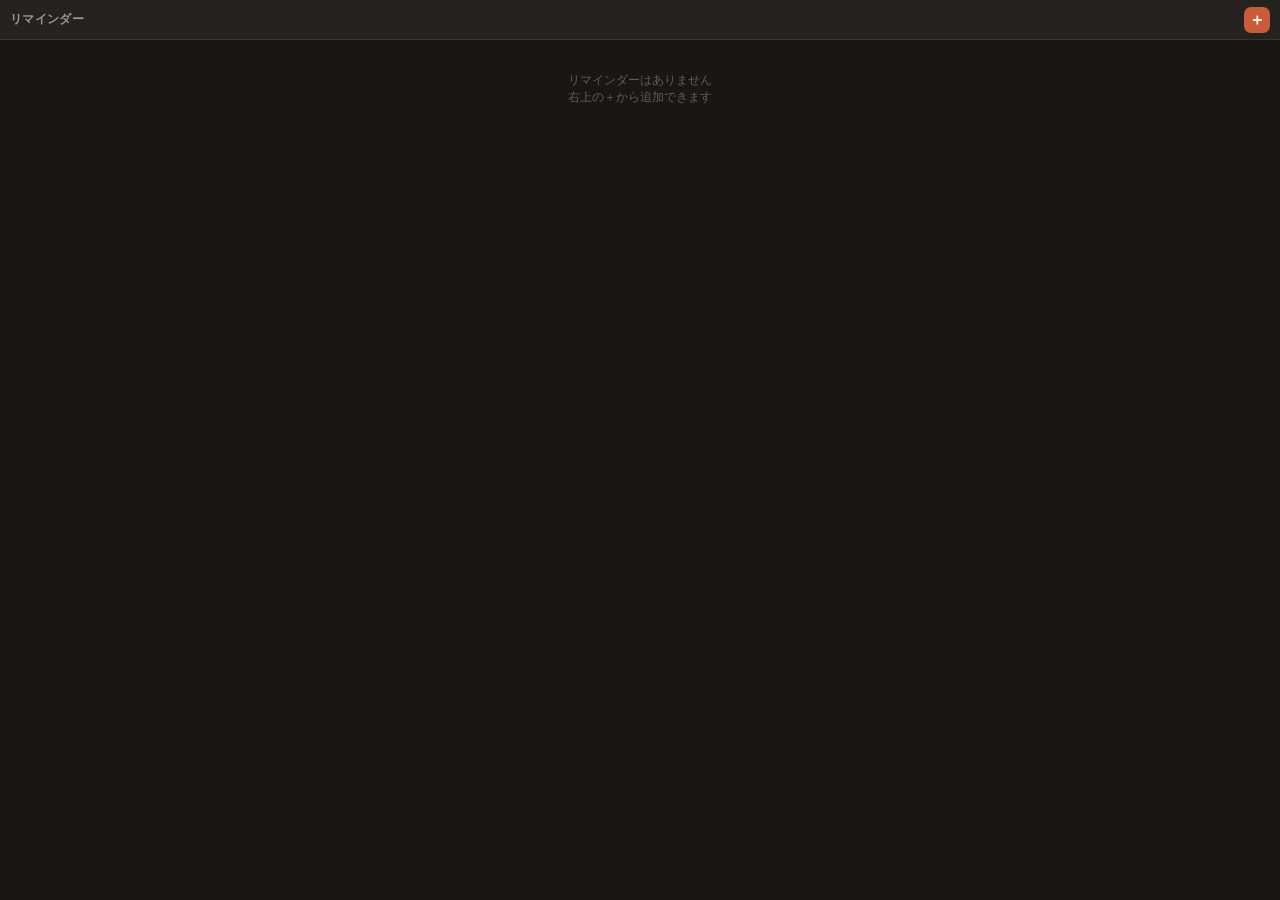
<file: widget.html>
<!DOCTYPE html>
<html lang="ja">
<head>
<meta charset="UTF-8">
<meta name="viewport" content="width=device-width, initial-scale=1, maximum-scale=1">
<title>おじさんリマインダー - ウィジェット</title>
<link rel="icon" href="icons/icon-192.png">
<style>
  *, *::before, *::after { box-sizing: border-box; margin: 0; padding: 0; }

  :root {
    --bg:          #1A1614;
    --bg-2:        #141210;
    --surface:     #262220;
    --surface-2:   #302C2A;
    --border:      #3A3532;
    --text:        #F0EBE6;
    --text-sub:    #9E9691;
    --text-faint:  #615D5A;
    --accent:      #C85C3A;
    --accent-dim:  #3A1E12;
    --success:     #2A7A4E;
    --success-dim: #132B1E;
    --warning:     #B87828;
    --warning-dim: #2A1E08;
    --danger:      #B83838;
    --danger-dim:  #2A1010;
    --purple:      #7255A8;
    --purple-dim:  #1E1530;
  }

  html, body {
    height: 100%;
    font-family: -apple-system, 'Hiragino Sans', 'Yu Gothic UI', sans-serif;
    background: var(--bg);
    color: var(--text);
    overflow: hidden;
    -webkit-tap-highlight-color: transparent;
  }

  #app { display: flex; flex-direction: column; height: 100vh; }

  /* ===== HEADER（ドラッグで常駐ウィンドウを移動できるよう -webkit-app-region は使わず素のバーのみ） ===== */
  .w-header {
    flex: none;
    height: 40px;
    background: var(--surface);
    border-bottom: 1px solid var(--border);
    display: flex; align-items: center;
    padding: 0 10px;
    gap: 8px;
  }
  .w-title { font-size: 12px; font-weight: 700; color: var(--text-sub); letter-spacing: .3px; white-space: nowrap; }
  .w-count {
    font-size: 11px; font-weight: 700; color: var(--danger);
    background: var(--danger-dim); border-radius: 999px;
    padding: 1px 7px; display: none;
  }
  .w-count.show { display: inline-block; }
  .w-addbtn {
    margin-left: auto;
    width: 26px; height: 26px; border-radius: 7px;
    border: none; background: var(--accent); color: #fff;
    font-size: 16px; font-weight: 700; line-height: 1;
    display: flex; align-items: center; justify-content: center;
    cursor: pointer;
  }
  .w-addbtn:active { opacity: .8; }

  /* ===== VIEWS ===== */
  .w-view { flex: 1; min-height: 0; display: none; flex-direction: column; }
  .w-view.active { display: flex; }

  /* ---- LIST ---- */
  #w-list { overflow-y: auto; padding: 8px; gap: 6px; display: flex; flex-direction: column; }
  .w-empty {
    text-align: center; color: var(--text-faint); font-size: 12px;
    padding: 24px 8px;
  }
  .w-row {
    background: var(--surface); border: 1px solid var(--border);
    border-left: 3px solid var(--border);
    border-radius: 8px;
    padding: 8px 10px;
    display: flex; align-items: center; gap: 8px;
    cursor: pointer;
  }
  .w-row.overdue { border-left-color: var(--purple); }
  .w-row.urgent  { border-left-color: var(--danger); }
  .w-row.soon    { border-left-color: var(--warning); }
  .w-row-main { flex: 1; min-width: 0; }
  .w-row-title {
    font-size: 13px; font-weight: 600; color: var(--text);
    white-space: nowrap; overflow: hidden; text-overflow: ellipsis;
  }
  .w-row-date { font-size: 11px; color: var(--text-sub); margin-top: 2px; }
  .w-row-del {
    flex: none; width: 24px; height: 24px; border-radius: 6px;
    border: none; background: transparent; color: var(--text-faint);
    font-size: 14px; cursor: pointer;
  }
  .w-row-del:active { background: var(--danger-dim); color: var(--danger); }

  /* ---- ADD FORM ---- */
  #w-add { padding: 12px; gap: 10px; overflow-y: auto; }
  .w-field { display: flex; flex-direction: column; gap: 4px; }
  .w-field label { font-size: 11px; color: var(--text-sub); font-weight: 600; }
  .w-field input, .w-field textarea {
    background: var(--surface-2); border: 1px solid var(--border);
    border-radius: 6px; color: var(--text); font-size: 13px;
    padding: 8px 9px; font-family: inherit;
  }
  .w-field textarea { resize: none; min-height: 50px; }
  .w-err { font-size: 11px; color: var(--danger); display: none; }
  .w-err.show { display: block; }
  .w-btnrow { display: flex; gap: 8px; margin-top: 4px; }
  .w-btn {
    flex: 1; padding: 9px; border-radius: 7px; border: none;
    font-size: 13px; font-weight: 700; cursor: pointer;
  }
  .w-btn-primary { background: var(--accent); color: #fff; }
  .w-btn-ghost   { background: var(--surface-2); color: var(--text-sub); }
  .w-btn:active  { opacity: .8; }

  /* ---- DETAIL ---- */
  #w-detail { padding: 0; }
  .w-back {
    flex: none;
    display: flex; align-items: center; gap: 6px;
    padding: 8px 10px; border-bottom: 1px solid var(--border);
    background: var(--surface);
    color: var(--text-sub); font-size: 12px; font-weight: 700;
    cursor: pointer;
  }
  .w-back:active { opacity: .8; }
  .w-detail-body { padding: 14px; overflow-y: auto; }
  .w-detail-title { font-size: 15px; font-weight: 700; margin-bottom: 8px; }
  .w-detail-chip {
    display: inline-block; font-size: 11px; font-weight: 700;
    padding: 3px 9px; border-radius: 999px; margin-bottom: 12px;
  }
  .w-detail-chip.overdue { background: var(--purple-dim); color: var(--purple); }
  .w-detail-chip.urgent  { background: var(--danger-dim); color: var(--danger); }
  .w-detail-chip.soon    { background: var(--warning-dim); color: var(--warning); }
  .w-detail-chip.later   { background: var(--surface-2); color: var(--text-sub); }
  .w-detail-notes {
    font-size: 12px; color: var(--text-sub); line-height: 1.6;
    background: var(--surface); border: 1px solid var(--border);
    border-radius: 8px; padding: 10px; white-space: pre-wrap;
    margin-bottom: 14px; min-height: 20px;
  }
  .w-detail-notes:empty::before { content: 'メモはありません'; color: var(--text-faint); }
</style>
</head>
<body>
<div id="app">

  <div class="w-header">
    <div class="w-title">リマインダー</div>
    <div class="w-count" id="wCount">0件</div>
    <button class="w-addbtn" id="wAddBtn" aria-label="追加" onclick="wOpenAdd()">＋</button>
  </div>

  <!-- ===== LIST VIEW ===== -->
  <div class="w-view active" id="w-list-view">
    <div id="w-list"></div>
  </div>

  <!-- ===== ADD VIEW ===== -->
  <div class="w-view" id="w-add-view">
    <div class="w-back" onclick="wCloseAdd()">← リストへ戻る</div>
    <div id="w-add">
      <div class="w-field">
        <label for="wTitle">項目</label>
        <input type="text" id="wTitle" placeholder="例：見積書を送る" maxlength="80">
      </div>
      <div class="w-field">
        <label for="wDate">期限日</label>
        <input type="date" id="wDate">
      </div>
      <div class="w-field">
        <label for="wNotes">メモ（任意）</label>
        <textarea id="wNotes" placeholder="補足があれば"></textarea>
      </div>
      <div class="w-err" id="wErr">項目名を入れてほしいです</div>
      <div class="w-btnrow">
        <button class="w-btn w-btn-ghost" onclick="wCloseAdd()">キャンセル</button>
        <button class="w-btn w-btn-primary" onclick="wSaveAdd()">追加する</button>
      </div>
    </div>
  </div>

  <!-- ===== DETAIL VIEW ===== -->
  <div class="w-view" id="w-detail-view">
    <div class="w-back" onclick="wCloseDetail()">← リストへ戻る</div>
    <div class="w-detail-body" id="w-detail-body"></div>
  </div>

</div>

<script src="core.js"></script>
<script src="widget.js"></script>
</body>
</html>
</file>
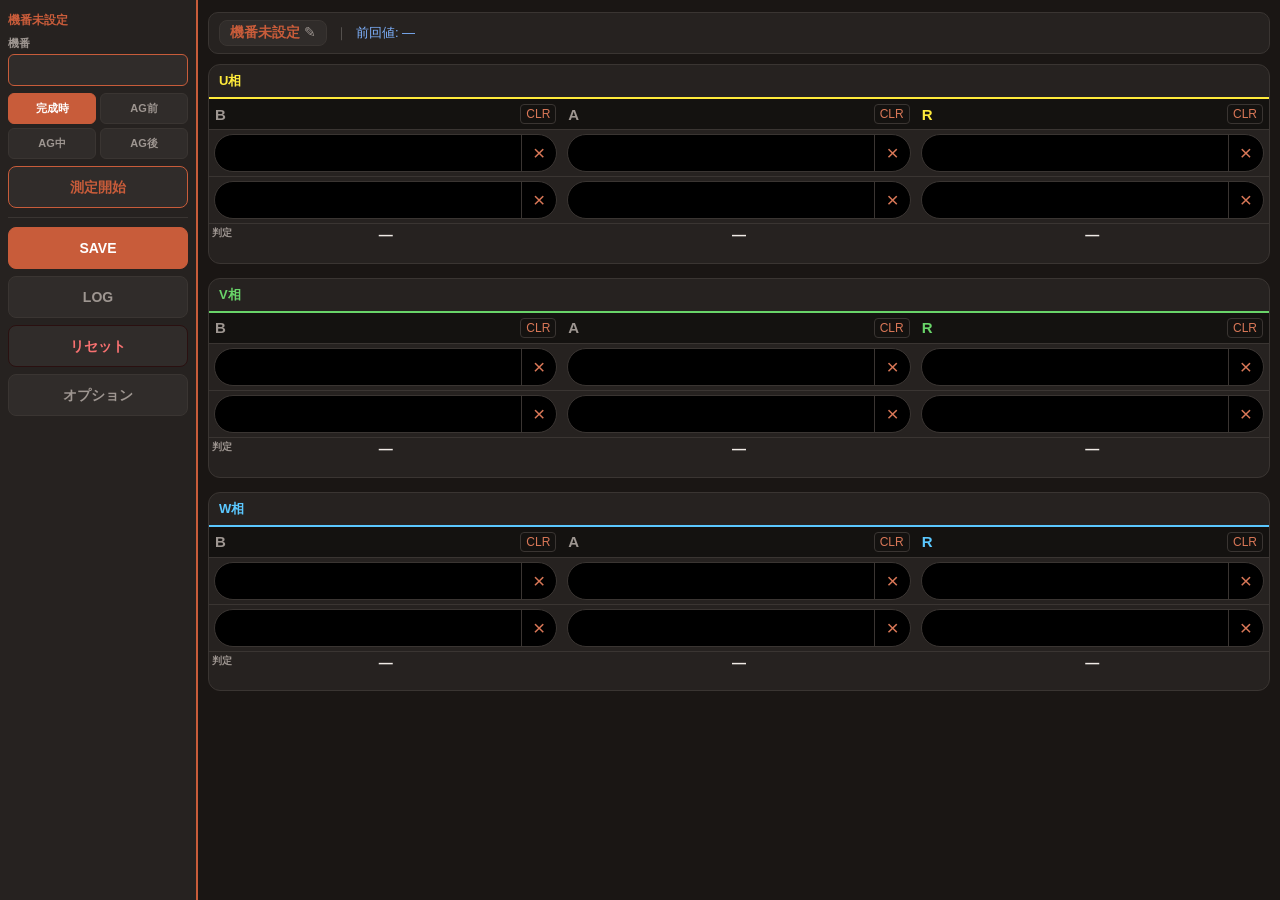
<file: reminder-app-main/meas.html>
<!DOCTYPE html>
<html lang="ja">
<head>
  <meta charset="UTF-8">
  <meta name="viewport" content="width=device-width, initial-scale=1.0, maximum-scale=1.0, user-scalable=no">
  <meta name="theme-color" content="#1A1614">
  <meta name="apple-mobile-web-app-capable" content="yes">
  <meta name="apple-mobile-web-app-status-bar-style" content="black">
  <meta name="apple-mobile-web-app-title" content="三相測定">
  <link rel="manifest" href="meas_manifest.json">
  <link rel="apple-touch-icon" href="icons/icon-192.png">
  <title>三相測定</title>
  <style>
    *, *::before, *::after { box-sizing: border-box; margin: 0; padding: 0; }

    :root {
      --bg:         #1A1614;
      --bg-2:       #141210;
      --surface:    #262220;
      --surface-2:  #302C2A;
      --border:     #3A3532;
      --text:       #F0EBE6;
      --text-sub:   #9E9691;
      --text-faint: #615D5A;
      --accent:     #C85C3A;
      --header-h:   44px;
      --side-w:     198px;
    }

    html, body {
      height: 100%;
      font-family: -apple-system, 'Hiragino Sans', 'Yu Gothic UI', sans-serif;
      background: var(--bg); color: var(--text);
      overflow-x: hidden; overscroll-behavior: none;
      -webkit-tap-highlight-color: transparent;
    }

    /* ===== HEADER 廃止 ===== */
    .header { display: none; }

    /* ===== MAIN ===== */
    .main {
      margin-top: 0;
      margin-left: var(--side-w);
      padding: 12px 10px;
      margin-bottom: 16px;
    }

    /* ===== PHASE BLOCK ===== */
    .phase-block {
      margin-bottom: 14px;
      background: var(--surface);
      border: 1px solid var(--border);
      border-radius: 12px;
      overflow: hidden;
    }
    .phase-hd { font-size: 13px; font-weight: 700; padding: 7px 10px; border-bottom: 2px solid currentColor; }
    .th-u { color: #FFEB3B; }
    .th-v { color: #69d469; }
    .th-w { color: #5bc8ff; }

    /* ===== TABLE ===== */
    .meas-tbl { width: 100%; border-collapse: collapse; font-size: 15px; table-layout: fixed; }
    .meas-tbl th {
      padding: 5px 6px; text-align: left;
      color: var(--text-sub); font-weight: 600;
      border-bottom: 1px solid var(--border);
      background: var(--bg-2);
    }
    .meas-tbl td { padding: 4px 5px; text-align: center; border-bottom: 1px solid var(--border); }
    .meas-tbl tr:last-child td { border-bottom: none; }
    .col-lbl { text-align: left !important; color: var(--text-sub); font-size: 14px; white-space: nowrap; width: 14%; padding: 4px 3px !important; }

    /* ===== INPUT CELL ===== */
    .meas-td-wrap {
      display: -webkit-box; display: -webkit-flex; display: flex;
      -webkit-align-items: stretch; align-items: stretch;
      border: 1px solid var(--border); border-radius: 999px;
      overflow: hidden; background: var(--surface-2);
    }
    .meas-td-wrap .meas-in { -webkit-box-flex: 1; -webkit-flex: 1; flex: 1; min-width: 0; border: none !important; background: transparent; border-radius: 0; }
    .meas-td-wrap.mc-g { background: #000; }
    .meas-td-wrap.mc-r { background: #000; }
    .meas-x {
      -webkit-flex-shrink: 0; flex-shrink: 0;
      background: none; border: none;
      border-left: 1px solid var(--border);
      color: #D97757; font-size: 21px;
      cursor: pointer; padding: 6px 11px;
      display: -webkit-box; display: -webkit-flex; display: flex;
      -webkit-align-items: center; align-items: center;
    }

    .meas-in {
      width: 100%; border: 1px solid var(--border); border-radius: 4px;
      background: var(--surface-2); color: var(--text);
      font-size: 16px; padding: 5px 3px;
      text-align: right; font-family: inherit;
      -webkit-appearance: none; appearance: none; outline: none;
    }
    .meas-in.active-inp { border-color: var(--accent) !important; background: #FFFFFF !important; color: #000000 !important; }
    /* 前回値のグレー表示（プレースホルダー。実データではないので保存前に区別できるようにする） */
    .meas-in::-webkit-input-placeholder { color: var(--text-sub); opacity: 1; }
    .meas-in::placeholder { color: var(--text-sub); opacity: 1; }
    .meas-prev {
      -webkit-flex-shrink: 0; flex-shrink: 0;
      display: -webkit-box; display: -webkit-flex; display: flex;
      -webkit-align-items: center; align-items: center;
      -webkit-justify-content: flex-end; justify-content: flex-end;
      min-width: 38px; padding: 0 4px;
      font-size: 16px; color: #7FB3FF;
      background: var(--bg-2); border-right: 1px solid var(--border);
    }
    .meas-prev:empty { display: none; }

    /* ===== 測定ヘッダー ===== */
    .meas-header {
      position: -webkit-sticky; position: sticky; top: 0; z-index: 50;
      background: var(--surface); border: 1px solid var(--border);
      border-radius: 10px; padding: 7px 10px; margin-bottom: 10px;
      display: -webkit-box; display: -webkit-flex; display: flex;
      -webkit-flex-wrap: wrap; flex-wrap: wrap;
      -webkit-align-items: baseline; align-items: baseline;
    }
    .mh-cur  {
      font-family: inherit; font-size: 14px; font-weight: 700;
      color: var(--accent); background: var(--surface-2);
      border: 1px solid var(--border); border-radius: 8px;
      padding: 3px 10px; cursor: pointer;
    }
    .mh-cur::after { content: ' ✎'; font-weight: 400; color: var(--text-sub); }
    .mh-cur:active { background: var(--surface); }
    .mh-prev { font-size: 13px; color: #7FB3FF; }
    .mh-prev::before { content: '｜'; margin: 0 8px; color: var(--text-faint); font-weight: 400; }

    /* ===== DIFF CELL ===== */
    .meas-diff { font-weight: 700; font-size: 14px; line-height: 1.1; vertical-align: middle; padding: 3px; }
    .d-num { display: block; }
    .d-lbl { display: block; font-size: 13px; font-weight: 600; }
    .meas-diff.judge-first { position: relative; }
    .meas-diff.judge-first::before { content: "判定"; position: absolute; left: 3px; top: 3px; font-size: 10px; font-weight: 600; color: var(--text-sub); }

    /* ===== COL HEADER ===== */
    .col-hd-wrap {
      display: -webkit-box; display: -webkit-flex; display: flex;
      -webkit-align-items: center; align-items: center;
      -webkit-justify-content: space-between; justify-content: space-between;
    }
    .col-reset {
      background: none; border: 1px solid var(--border);
      border-radius: 4px; color: #D97757;
      font-size: 12px; padding: 2px 5px;
      cursor: pointer; font-family: inherit;
    }

    /* ===== TOAST ===== */
    .toast {
      position: fixed; bottom: 20px; left: calc(50% + var(--side-w) / 2);
      -webkit-transform: translateX(-50%);
      transform: translateX(-50%);
      background: var(--surface-2); color: var(--text);
      border: 1px solid var(--border);
      padding: 8px 18px; border-radius: 10px;
      font-size: 15px; font-weight: 600;
      z-index: 999; white-space: nowrap;
      display: none;
    }
    .toast.show { display: block; }

    /* ===== 左サイドバー（キーパッド廃止・常時展開・機番/ステータスも格納） ===== */
    .bb-side {
      position: fixed; left: 0; top: 0; bottom: 0;
      width: var(--side-w);
      background: var(--surface);
      border-right: 2px solid var(--accent);
      z-index: 200;
      padding: 12px 8px;
      display: -webkit-box; display: -webkit-flex; display: flex;
      -webkit-flex-direction: column; flex-direction: column;
      gap: 7px;
      overflow-y: auto;
      -webkit-overflow-scrolling: touch;
    }
    .bb-kiban {
      font-size: 12px; font-weight: 700; color: var(--accent);
      word-break: break-all;
    }
    .bb-kiban-row {
      display: -webkit-box; display: -webkit-flex; display: flex;
      -webkit-flex-direction: column; flex-direction: column;
      gap: 3px;
    }
    .bb-kiban-lbl { font-size: 11px; color: var(--text-sub); font-weight: 600; }
    .bb-kiban-input {
      width: 100%;
      background: var(--surface-2); border: 1px solid var(--accent);
      border-radius: 6px; color: #FFB899;
      font-size: 16px; font-weight: 700;
      padding: 6px 8px; text-align: right;
      font-family: inherit; outline: none;
      -webkit-appearance: none; appearance: none;
    }
    .bb-status-row {
      display: grid; grid-template-columns: 1fr 1fr; gap: 4px;
    }
    .bb-status-btn {
      background: var(--surface-2); border: 1px solid var(--border);
      color: var(--text-sub); font-size: 11px; font-weight: 700;
      padding: 7px 2px; border-radius: 6px;
      cursor: pointer; font-family: inherit; text-align: center;
      -webkit-tap-highlight-color: transparent;
    }
    .bb-status-btn.sel { background: var(--accent); border-color: var(--accent); color: #fff; }
    .bb-divider { height: 1px; background: var(--border); margin: 2px 0; }
    .bb-btn {
      width: 100%;
      background: var(--surface-2); border: 1px solid var(--border);
      color: var(--text-sub); font-size: 14px; font-weight: 700;
      border-radius: 8px; cursor: pointer; font-family: inherit;
      text-align: center; line-height: 1;
      padding: 13px 8px;
      -webkit-tap-highlight-color: transparent;
    }
    .bb-btn:active { background: var(--border); }
    .bb-btn.bb-apply { border-color: var(--accent); color: var(--accent); }
    .bb-btn.bb-save { background: var(--accent); border-color: var(--accent); color: #fff; }
    .bb-btn.active { border-color: var(--accent); color: var(--accent); }
    .bb-btn.bb-reset { color: #F87171; border-color: #2A1010; }

    /* ===== 履歴画面 ===== */
    .hist-view {
      display: none;
      margin-top: 0;
      margin-left: var(--side-w);
      height: 100vh;
      display: -webkit-box; display: -webkit-flex; display: flex;
    }
    .hist-view.hidden { display: none !important; }

    /* サイドバー */
    .hist-sidebar {
      width: 49%;
      min-width: 143px;
      max-width: 208px;
      background: var(--surface);
      border-right: 1px solid var(--border);
      overflow-y: auto;
      -webkit-overflow-scrolling: touch;
      -webkit-flex-shrink: 0; flex-shrink: 0;
    }
    .hist-sidebar-hd {
      font-size: 11px; font-weight: 700; color: var(--text-faint);
      padding: 8px 10px 6px;
      border-bottom: 1px solid var(--border);
      background: var(--bg-2);
      position: sticky; top: 0;
    }
    .hist-back-btn {
      display: block; width: 100%;
      background: var(--accent); border: none;
      color: #fff; font-size: 15px; font-weight: 700;
      padding: 12px 10px;
      cursor: pointer; font-family: inherit;
      text-align: center; letter-spacing: 1px;
      border-bottom: 2px solid rgba(0,0,0,0.25);
      position: sticky; top: 0; z-index: 10;
      -webkit-tap-highlight-color: transparent;
    }
    .hist-back-btn:active { opacity: 0.8; }
    .hist-item {
      padding: 9px 10px;
      border-bottom: 1px solid var(--border);
      cursor: pointer;
    }
    .hist-item.selected { background: var(--surface-2); border-left: 3px solid var(--accent); }
    .hist-item-date { font-size: 11px; color: var(--text-sub); }
    .hist-item-memo { font-size: 12px; font-weight: 700; color: var(--text); margin-top: 2px; word-break: break-all; }
    .hist-item-del  { float: right; background: none; border: none; color: var(--text-faint); font-size: 14px; cursor: pointer; padding: 0 2px; }
    .hist-pending   { float: right; font-size: 9px; font-weight: 700; color: #ff9800; border: 1px solid #ff9800; border-radius: 4px; padding: 1px 4px; margin-right: 18px; }
    .hist-empty     { font-size: 12px; color: var(--text-faint); padding: 16px 10px; text-align: center; }
    .hist-item-kiban { font-size: 15px; font-weight: 700; color: var(--text); word-break: break-all; }
    .hist-item-tags {
      margin-top: 4px;
      display: -webkit-box; display: -webkit-flex; display: flex;
      -webkit-flex-wrap: wrap; flex-wrap: wrap;
      gap: 4px;
    }
    .hist-item-tag {
      font-size: 10px; padding: 1px 6px; border-radius: 999px;
      background: var(--surface-2); border: 1px solid var(--border); color: var(--text-sub);
    }

    /* 詳細：機番内の各ステータスセクション */
    .hist-rec { margin-bottom: 16px; border: 1px solid var(--border); border-radius: 8px; padding: 8px 8px 4px; background: var(--surface); }
    .hist-rec-hd {
      display: -webkit-box; display: -webkit-flex; display: flex;
      -webkit-align-items: center; align-items: center;
      gap: 8px; margin-bottom: 6px;
    }
    .hist-rec-status { font-size: 14px; font-weight: 700; color: var(--accent); }
    .hist-rec-pend { font-size: 9px; font-weight: 700; color: #ff9800; border: 1px solid #ff9800; border-radius: 4px; padding: 1px 4px; }
    .hist-rec-date { font-size: 11px; color: var(--text-faint); margin-left: auto; }
    .hist-rec-del { background: none; border: 1px solid var(--border); border-radius: 4px; color: #F87171; font-size: 14px; cursor: pointer; padding: 1px 9px; -webkit-flex-shrink: 0; flex-shrink: 0; }

    /* 結果エリア */
    .hist-detail {
      -webkit-flex: 1; flex: 1;
      overflow-y: auto;
      -webkit-overflow-scrolling: touch;
      padding: 10px 10px 20px;
      background: var(--bg);
    }
    .hist-detail-empty { font-size: 13px; color: var(--text-faint); padding: 30px 10px; text-align: center; }
    .hist-detail-date  { font-size: 11px; color: var(--text-faint); margin-bottom: 4px; }
    .hist-detail-memo  { font-size: 13px; font-weight: 700; color: var(--text); }
    .hist-detail-hd {
      display: -webkit-box; display: -webkit-flex; display: flex;
      -webkit-align-items: center; align-items: center;
      -webkit-justify-content: space-between; justify-content: space-between;
      gap: 8px; margin-bottom: 12px;
    }
    .hist-print-btn {
      background: var(--accent); color: #1A1614; border: none; border-radius: 6px;
      padding: 6px 10px; font-size: 12px; font-weight: 700; cursor: pointer;
      -webkit-flex-shrink: 0; flex-shrink: 0;
    }

    /* 結果テーブル */
    .hr-tbl { width: 100%; border-collapse: collapse; font-size: 12px; margin-bottom: 10px; table-layout: fixed; }
    .hr-tbl th {
      background: var(--bg-2); color: var(--text-sub); font-weight: 600;
      padding: 4px 5px; border: 1px solid var(--border); text-align: center;
    }
    .hr-tbl td {
      padding: 4px 5px; border: 1px solid var(--border); text-align: right;
      color: var(--text); background: var(--surface);
    }
    .hr-tbl td.lbl { text-align: left; color: var(--text-sub); font-size: 11px; background: var(--bg-2); }
    .hr-tbl td.diff-ok  { color: #4ADE80; font-weight: 700; }
    .hr-tbl td.diff-warn { color: #fff; font-weight: 700; }
    .hr-tbl td.diff-ng  { color: #ff9800; font-weight: 700; }
    .hr-tbl td.same-prev { color: #4FC3F7; }
    .hr-ph-hd { font-size: 12px; font-weight: 700; padding: 6px 2px 3px; }
    .hr-ph-u  { color: #FFEB3B; }
    .hr-ph-v  { color: #69d469; }
    .hr-ph-w  { color: #5bc8ff; }

    /* ===== 保存パネル（画面下部） ===== */
    .save-panel {
      display: none;
      position: fixed; left: var(--side-w); right: 0;
      bottom: 0;
      background: var(--surface);
      border-top: 2px solid var(--accent);
      border-bottom: 1px solid var(--border);
      z-index: 210;
      padding: 10px 12px;
    }
    .save-panel.show { display: block; }
    .save-panel-title { font-size: 12px; font-weight: 700; color: var(--text-faint); margin-bottom: 8px; }
    /* 機番行 */
    .save-kiban-row {
      display: -webkit-box; display: -webkit-flex; display: flex;
      -webkit-align-items: center; align-items: center;
      gap: 8px; margin-bottom: 8px;
    }
    .save-kiban-label { font-size: 11px; color: var(--text-sub); font-weight: 600; -webkit-flex-shrink: 0; flex-shrink: 0; }
    /* 操作ボタン行 */
    .save-act-row {
      display: -webkit-box; display: -webkit-flex; display: flex;
      gap: 8px;
    }
    .save-act-cancel {
      -webkit-flex: 1; flex: 1;
      background: var(--surface-2); border: 1px solid var(--border);
      color: var(--text-sub); font-size: 13px; font-weight: 700;
      padding: 7px; border-radius: 7px; cursor: pointer; font-family: inherit;
    }
    .save-act-ok {
      -webkit-flex: 2; flex: 2;
      background: var(--accent); border: 1px solid var(--accent);
      color: #fff; font-size: 13px; font-weight: 700;
      padding: 7px; border-radius: 7px; cursor: pointer; font-family: inherit;
    }
    /* ===== オプションパネル：PAT入力欄 ===== */
    .opt-pat-input {
      -webkit-box-flex: 1; -webkit-flex: 1; flex: 1;
      background: var(--surface-2); border: 1px solid var(--accent);
      border-radius: 6px; color: #FFB899;
      font-size: 14px; font-weight: 600;
      padding: 6px 10px; text-align: left;
      font-family: inherit; outline: none;
      min-height: 34px;
      -webkit-appearance: none; appearance: none;
    }

    /* ===== 印刷プレビュー（A4紙面） ===== */
    .print-preview {
      display: none;
      position: fixed; inset: 0; z-index: 500;
      background: #3a3632; overflow-y: auto;
      -webkit-overflow-scrolling: touch;
    }
    .print-preview.show { display: block; }
    .pp-toolbar {
      position: -webkit-sticky; position: sticky; top: 0; z-index: 2;
      background: #1A1614; color: #fff;
      padding: 10px 12px;
      display: -webkit-box; display: -webkit-flex; display: flex;
      -webkit-align-items: center; align-items: center;
      gap: 10px;
    }
    .pp-toolbar-info { font-size: 12px; color: #ddd; -webkit-box-flex: 1; -webkit-flex: 1; flex: 1; text-align: center; }
    .pp-close-btn, .pp-print-btn {
      border: none; border-radius: 6px; padding: 8px 12px;
      font-size: 13px; font-weight: 700; cursor: pointer; font-family: inherit;
      -webkit-flex-shrink: 0; flex-shrink: 0;
    }
    .pp-close-btn { background: #555; color: #fff; }
    .pp-print-btn { background: var(--accent); color: #1A1614; }
    .pp-pages { padding: 16px 0 40px; }
    .pp-page {
      background: #fff; color: #111;
      width: 190mm; max-width: calc(100vw - 24px);
      min-height: 277mm; box-sizing: border-box;
      margin: 0 auto 14px; padding: 12mm;
      box-shadow: 0 0 8px rgba(0,0,0,.4);
    }
    .pp-title { font-size: 16px; margin: 0 0 3mm; color: #111; }
    .pp-meta  { font-size: 12px; color: #555; margin-bottom: 6mm; }
    .pp-page .hr-tbl th, .pp-page .hr-tbl td.lbl { background: #f0f0f0; color: #333; border-color: #999; }
    .pp-page .hr-tbl td { background: #fff; color: #111; border-color: #999; }
    .pp-page .hr-ph-u { color: #b45309; }
    .pp-page .hr-ph-v { color: #15803d; }
    .pp-page .hr-ph-w { color: #1d4ed8; }
    .pp-page .diff-ok   { color: #16a34a; }
    .pp-page .diff-warn { color: #111; text-decoration: underline; }
    .pp-page .diff-ng   { color: #ea580c; }

    /* ===== 印刷：4件を1枚に集約するコンパクトレイアウト ===== */
    .pp-page-compact { padding: 10mm; }
    .pp-page-compact .pp-title { font-size: 14px; margin-bottom: 4mm; }
    .pp-grid {
      display: -ms-grid; display: grid;
      grid-template-columns: 1fr 1fr;
      gap: 4mm;
    }
    .pp-block { border: 1px solid #999; border-radius: 2mm; padding: 2.5mm 3mm; }
    .pp-block-hd { font-size: 11px; font-weight: 700; color: #111; margin-bottom: 1.5mm; border-bottom: 1px solid #ccc; padding-bottom: 1mm; }
    .pp-ctbl { width: 100%; border-collapse: collapse; font-size: 9px; table-layout: fixed; }
    .pp-ctbl th, .pp-ctbl td {
      border: 1px solid #bbb; padding: 1.2mm 1mm; text-align: center;
    }
    .pp-ctbl th { background: #f0f0f0; color: #333; font-weight: 600; }
    .pp-ctbl td.lbl { background: #f7f7f7; color: #333; text-align: left; font-size: 8px; }
    .pp-ctbl td.pp-ctbl-ph { font-weight: 700; text-align: center; vertical-align: middle; width: 9%; }
    .pp-ctbl td { color: #111; background: #fff; }
    .pp-ctbl .diff-ok   { color: #16a34a; font-weight: 700; }
    .pp-ctbl .diff-warn { color: #111; font-weight: 700; text-decoration: underline; }
    .pp-ctbl .diff-ng   { color: #ea580c; font-weight: 700; }

    @media print {
      @page { size: A4; margin: 10mm; }
      body * { visibility: hidden; }
      #printPreview, #printPreview * { visibility: visible; }
      #printPreview { position: absolute; left: 0; top: 0; width: 100%; background: #fff; }
      .pp-toolbar { display: none !important; }
      .pp-pages { padding: 0; }
      .pp-page {
        box-shadow: none; margin: 0 auto; width: auto; max-width: none; min-height: 0;
      }
    }
  </style>
</head>
<body>

<header class="header"></header>

<main class="main">

  <div class="meas-header" id="measHeader">
    <button class="mh-cur" id="mhCur" type="button" onclick="reopenSetup()">機番未設定</button>
    <div class="mh-prev" id="mhPrev">前回値: —</div>
  </div>

  <!-- U相 -->
  <div class="phase-block">
    <div class="phase-hd th-u">U相</div>
    <table class="meas-tbl">
      <thead><tr>
        <th><div class="col-hd-wrap"><span>B</span><button class="col-reset" data-colclear="b" data-ph="u">CLR</button></div></th>
        <th><div class="col-hd-wrap"><span>A</span><button class="col-reset" data-colclear="a" data-ph="u">CLR</button></div></th>
        <th><div class="col-hd-wrap"><span class="th-u">R</span><button class="col-reset" data-colclear="r" data-ph="u">CLR</button></div></th>
      </tr></thead>
      <tbody>
        <tr>
          <td><div class="meas-td-wrap mc-g"><span class="meas-prev" id="p_mu_on_b"></span><input class="meas-in" id="mu_on_b" type="text" inputmode="decimal" readonly data-ph="u"><button class="meas-x" data-clear="mu_on_b" data-ph="u">×</button></div></td>
          <td><div class="meas-td-wrap mc-r"><span class="meas-prev" id="p_mu_on_a"></span><input class="meas-in" id="mu_on_a" type="text" inputmode="decimal" readonly data-ph="u"><button class="meas-x" data-clear="mu_on_a" data-ph="u">×</button></div></td>
          <td><div class="meas-td-wrap mc-g"><span class="meas-prev" id="p_mu_on_r"></span><input class="meas-in" id="mu_on_r" type="text" inputmode="decimal" readonly data-ph="u"><button class="meas-x" data-clear="mu_on_r" data-ph="u">×</button></div></td>
        </tr>
        <tr>
          <td><div class="meas-td-wrap mc-r"><span class="meas-prev" id="p_mu_off_b"></span><input class="meas-in" id="mu_off_b" type="text" inputmode="decimal" readonly data-ph="u"><button class="meas-x" data-clear="mu_off_b" data-ph="u">×</button></div></td>
          <td><div class="meas-td-wrap mc-g"><span class="meas-prev" id="p_mu_off_a"></span><input class="meas-in" id="mu_off_a" type="text" inputmode="decimal" readonly data-ph="u"><button class="meas-x" data-clear="mu_off_a" data-ph="u">×</button></div></td>
          <td><div class="meas-td-wrap mc-r"><span class="meas-prev" id="p_mu_off_r"></span><input class="meas-in" id="mu_off_r" type="text" inputmode="decimal" readonly data-ph="u"><button class="meas-x" data-clear="mu_off_r" data-ph="u">×</button></div></td>
        </tr>
        <tr>
          <td class="meas-diff judge-first" id="mu_d_b"><span class="d-num">—</span><br><span class="d-lbl"></span></td>
          <td class="meas-diff" id="mu_d_a"><span class="d-num">—</span><br><span class="d-lbl"></span></td>
          <td class="meas-diff" id="mu_d_r"><span class="d-num">—</span><br><span class="d-lbl"></span></td>
        </tr>
      </tbody>
    </table>
  </div>

  <!-- V相 -->
  <div class="phase-block">
    <div class="phase-hd th-v">V相</div>
    <table class="meas-tbl">
      <thead><tr>
        <th><div class="col-hd-wrap"><span>B</span><button class="col-reset" data-colclear="b" data-ph="v">CLR</button></div></th>
        <th><div class="col-hd-wrap"><span>A</span><button class="col-reset" data-colclear="a" data-ph="v">CLR</button></div></th>
        <th><div class="col-hd-wrap"><span class="th-v">R</span><button class="col-reset" data-colclear="r" data-ph="v">CLR</button></div></th>
      </tr></thead>
      <tbody>
        <tr>
          <td><div class="meas-td-wrap mc-g"><span class="meas-prev" id="p_mv_on_b"></span><input class="meas-in" id="mv_on_b" type="text" inputmode="decimal" readonly data-ph="v"><button class="meas-x" data-clear="mv_on_b" data-ph="v">×</button></div></td>
          <td><div class="meas-td-wrap mc-r"><span class="meas-prev" id="p_mv_on_a"></span><input class="meas-in" id="mv_on_a" type="text" inputmode="decimal" readonly data-ph="v"><button class="meas-x" data-clear="mv_on_a" data-ph="v">×</button></div></td>
          <td><div class="meas-td-wrap mc-g"><span class="meas-prev" id="p_mv_on_r"></span><input class="meas-in" id="mv_on_r" type="text" inputmode="decimal" readonly data-ph="v"><button class="meas-x" data-clear="mv_on_r" data-ph="v">×</button></div></td>
        </tr>
        <tr>
          <td><div class="meas-td-wrap mc-r"><span class="meas-prev" id="p_mv_off_b"></span><input class="meas-in" id="mv_off_b" type="text" inputmode="decimal" readonly data-ph="v"><button class="meas-x" data-clear="mv_off_b" data-ph="v">×</button></div></td>
          <td><div class="meas-td-wrap mc-g"><span class="meas-prev" id="p_mv_off_a"></span><input class="meas-in" id="mv_off_a" type="text" inputmode="decimal" readonly data-ph="v"><button class="meas-x" data-clear="mv_off_a" data-ph="v">×</button></div></td>
          <td><div class="meas-td-wrap mc-r"><span class="meas-prev" id="p_mv_off_r"></span><input class="meas-in" id="mv_off_r" type="text" inputmode="decimal" readonly data-ph="v"><button class="meas-x" data-clear="mv_off_r" data-ph="v">×</button></div></td>
        </tr>
        <tr>
          <td class="meas-diff judge-first" id="mv_d_b"><span class="d-num">—</span><br><span class="d-lbl"></span></td>
          <td class="meas-diff" id="mv_d_a"><span class="d-num">—</span><br><span class="d-lbl"></span></td>
          <td class="meas-diff" id="mv_d_r"><span class="d-num">—</span><br><span class="d-lbl"></span></td>
        </tr>
      </tbody>
    </table>
  </div>

  <!-- W相 -->
  <div class="phase-block">
    <div class="phase-hd th-w">W相</div>
    <table class="meas-tbl">
      <thead><tr>
        <th><div class="col-hd-wrap"><span>B</span><button class="col-reset" data-colclear="b" data-ph="w">CLR</button></div></th>
        <th><div class="col-hd-wrap"><span>A</span><button class="col-reset" data-colclear="a" data-ph="w">CLR</button></div></th>
        <th><div class="col-hd-wrap"><span class="th-w">R</span><button class="col-reset" data-colclear="r" data-ph="w">CLR</button></div></th>
      </tr></thead>
      <tbody>
        <tr>
          <td><div class="meas-td-wrap mc-g"><span class="meas-prev" id="p_mw_on_b"></span><input class="meas-in" id="mw_on_b" type="text" inputmode="decimal" readonly data-ph="w"><button class="meas-x" data-clear="mw_on_b" data-ph="w">×</button></div></td>
          <td><div class="meas-td-wrap mc-r"><span class="meas-prev" id="p_mw_on_a"></span><input class="meas-in" id="mw_on_a" type="text" inputmode="decimal" readonly data-ph="w"><button class="meas-x" data-clear="mw_on_a" data-ph="w">×</button></div></td>
          <td><div class="meas-td-wrap mc-g"><span class="meas-prev" id="p_mw_on_r"></span><input class="meas-in" id="mw_on_r" type="text" inputmode="decimal" readonly data-ph="w"><button class="meas-x" data-clear="mw_on_r" data-ph="w">×</button></div></td>
        </tr>
        <tr>
          <td><div class="meas-td-wrap mc-r"><span class="meas-prev" id="p_mw_off_b"></span><input class="meas-in" id="mw_off_b" type="text" inputmode="decimal" readonly data-ph="w"><button class="meas-x" data-clear="mw_off_b" data-ph="w">×</button></div></td>
          <td><div class="meas-td-wrap mc-g"><span class="meas-prev" id="p_mw_off_a"></span><input class="meas-in" id="mw_off_a" type="text" inputmode="decimal" readonly data-ph="w"><button class="meas-x" data-clear="mw_off_a" data-ph="w">×</button></div></td>
          <td><div class="meas-td-wrap mc-r"><span class="meas-prev" id="p_mw_off_r"></span><input class="meas-in" id="mw_off_r" type="text" inputmode="decimal" readonly data-ph="w"><button class="meas-x" data-clear="mw_off_r" data-ph="w">×</button></div></td>
        </tr>
        <tr>
          <td class="meas-diff judge-first" id="mw_d_b"><span class="d-num">—</span><br><span class="d-lbl"></span></td>
          <td class="meas-diff" id="mw_d_a"><span class="d-num">—</span><br><span class="d-lbl"></span></td>
          <td class="meas-diff" id="mw_d_r"><span class="d-num">—</span><br><span class="d-lbl"></span></td>
        </tr>
      </tbody>
    </table>
  </div>

</main>

<!-- ===== 履歴画面 ===== -->
<div class="hist-view hidden" id="histView">
  <div class="hist-sidebar" id="histSidebar">
    <button class="hist-back-btn" onclick="toggleHist()">◀ 測定へ戻る</button>
    <div class="hist-sidebar-hd" style="display:-webkit-box;display:-webkit-flex;display:flex;-webkit-justify-content:space-between;justify-content:space-between;-webkit-align-items:center;align-items:center;">
      <span>保存履歴</span>
      <button class="col-reset" onclick="bulkDownloadJson()">一括DL</button>
    </div>
    <div id="histList"></div>
  </div>
  <div class="hist-detail" id="histDetail">
    <div class="hist-detail-empty">←履歴を選択</div>
  </div>
</div>

<!-- ===== 印刷プレビュー（A4・window.print()でPDF保存/印刷） ===== -->
<div class="print-preview" id="printPreview"></div>

<!-- ===== 左サイドバー（キーパッド廃止・機番/ステータスも常時格納） ===== -->
<div class="bb-side" id="bbSide">
  <div class="bb-kiban" id="activeKibanBadge">機番未設定</div>

  <div class="bb-kiban-row">
    <span class="bb-kiban-lbl">機番</span>
    <input class="bb-kiban-input" id="kibanInput" type="text" inputmode="numeric" autocomplete="off">
  </div>
  <div class="bb-status-row" id="statusRow">
    <button class="bb-status-btn sel" data-status="完成時">完成時</button>
    <button class="bb-status-btn"     data-status="AG前">AG前</button>
    <button class="bb-status-btn"     data-status="エイジング途中">AG中</button>
    <button class="bb-status-btn"     data-status="エイジング後">AG後</button>
  </div>
  <button class="bb-btn bb-apply" id="applyBtn" onclick="applySetup()">測定開始</button>

  <div class="bb-divider"></div>

  <button class="bb-btn bb-save" onclick="saveMeas()">SAVE</button>
  <button class="bb-btn" id="histBtn" onclick="toggleHist()">LOG</button>
  <button class="bb-btn bb-reset" onclick="resetAll()">リセット</button>
  <button class="bb-btn" onclick="toggleOptionPanel()">オプション</button>
</div>

<!-- ===== オプションパネル（画面下部） ===== -->
<div class="save-panel" id="optionPanel">
  <div class="save-panel-title">オプション</div>
  <div style="text-align:center;margin-bottom:10px;">
    <img src="[data-uri]" alt="アプリURL QRコード" style="width:110px;height:110px;background:#fff;padding:6px;border-radius:8px;">
    <div style="font-size:10px;color:var(--text-faint);margin-top:4px;">h2ec9629.github.io/reminder-app/meas.html</div>
  </div>
  <div class="save-kiban-row">
    <span class="save-kiban-label">PAT</span>
    <input class="opt-pat-input" id="optPatInput" type="text" placeholder="GitHubトークン" autocomplete="off" autocapitalize="off" spellcheck="false">
  </div>
  <div class="save-act-row" style="margin-bottom:8px;">
    <button class="save-act-cancel" style="-webkit-flex:1;flex:1;" onclick="document.getElementById('optPatFile').click()">📄 テキストファイルから読込</button>
    <input type="file" id="optPatFile" accept=".txt,text/plain" style="display:none" onchange="loadPatFromFile(this)">
  </div>
  <div class="save-act-row">
    <button class="save-act-cancel" onclick="closeOptionPanel()">閉じる</button>
    <button class="save-act-ok"     onclick="saveOptionPat()">PAT保存</button>
  </div>
  <div class="save-act-row" style="margin-top:8px;">
    <button class="save-act-ok" style="-webkit-flex:1;flex:1;" onclick="forceUpdate()">Update（強制更新）</button>
  </div>
  <div class="save-act-row" style="margin-top:8px;">
    <button class="save-act-cancel" style="-webkit-flex:1;flex:1;" onclick="testApiConnection()">API接続テスト</button>
  </div>
  <div style="margin-top:10px;">
    <div style="font-size:11px;color:var(--text-faint);margin-bottom:4px;display:flex;justify-content:space-between;">
      <span>通信ログ（新しい順）</span>
      <button class="col-reset" onclick="clearDebugLog()">消去</button>
    </div>
    <pre id="debugLogBox" style="background:var(--bg-2);border:1px solid var(--border);border-radius:6px;padding:6px;font-size:11px;color:var(--text-sub);max-height:120px;overflow-y:auto;white-space:pre-wrap;margin:0;font-family:inherit;"></pre>
  </div>
</div>

<div class="toast" id="toast"></div>

<script>
var PHASES = ['u','v','w'];
var COLS   = ['b','a','r'];

// ===== フォーカス管理（キーパッド廃止・実キーボード入力） =====
var _padTarget = null; // 現在フォーカス中の測定欄（ハイライト管理用）
var _inputs    = [];  // ① 起動時にキャッシュ

// 測定欄・機番欄を丸ごとロック／解除（機番・ステータス確定前は測定欄に触れない）
function _lockMeasInputs(lock) {
  var i;
  for (i = 0; i < _inputs.length; i++) {
    if (lock) _inputs[i].setAttribute('readonly', 'readonly');
    else      _inputs[i].removeAttribute('readonly');
  }
}

// 測定欄フォーカス時：ハイライトのみ（値は端末のキーボードで直接編集）
function focusInp(inp) {
  if (_padTarget && _padTarget !== inp) {
    _padTarget.className = _padTarget.className.replace(' active-inp','').replace('active-inp','');
  }
  _padTarget = inp;
  if (inp.className.indexOf('active-inp') < 0) inp.className += ' active-inp';
}

// 測定欄フォーカスが外れた時：ハイライト解除＋判定計算
function blurInp(inp) {
  inp.className = inp.className.replace(' active-inp','').replace('active-inp','');
  if (_padTarget === inp) _padTarget = null;
  var ph = inp.getAttribute('data-ph');
  if (ph) measCalc(ph);
}

// Enterキーで次の測定欄へ（ソフトキーボードの「次へ」／物理キーボード共通）
function _measEnter(inp) {
  var ph = inp.getAttribute('data-ph');
  if (ph) measCalc(ph);
  _nextFocus(inp);
}

function _nextFocus(cur) {
  var i;
  for (i = 0; i < _inputs.length - 1; i++) {  // ① キャッシュ済み配列を使用
    if (_inputs[i] === cur) {
      _inputs[i + 1].focus();
      return;
    }
  }
  cur.blur();
}

// ===== 判定計算（③ textContent で DOM更新）=====
function _setDiff(dEl, numStr, lblStr, color) {
  var spans = dEl.getElementsByTagName('span');
  dEl.style.color = color;
  if (spans.length >= 2) {
    spans[0].textContent = numStr;
    spans[1].textContent = lblStr;
  } else {
    // フォールバック（念のため）
    dEl.textContent = numStr + ' ' + lblStr;
  }
}

function measCalc(ph) {
  var i, col, onEl, offEl, dEl, onV, offV, diff, diffStr, tmp, isRef;
  var gap, dir, absGap, full, whole, half, label;
  for (i = 0; i < COLS.length; i++) {
    col   = COLS[i];
    onEl  = document.getElementById('m' + ph + '_on_'  + col);
    offEl = document.getElementById('m' + ph + '_off_' + col);
    dEl   = document.getElementById('m' + ph + '_d_'   + col);
    if (!dEl) continue;
    onV  = onEl  && onEl.value  !== '' ? parseFloat(onEl.value)  : NaN;
    offV = offEl && offEl.value !== '' ? parseFloat(offEl.value) : NaN;
    isRef = false;
    // 実入力が無い欄は、グレー表示中の前回値（プレースホルダー）があればそれで
    // 判定だけ表示する（実データ＝valueには触れない。〇引き継ぎ保存はそのまま）
    if (isNaN(onV) && onEl && onEl.value === '' && onEl.placeholder) {
      onV = parseFloat(onEl.placeholder);
      if (!isNaN(onV)) isRef = true;
    }
    if (isNaN(offV) && offEl && offEl.value === '' && offEl.placeholder) {
      offV = parseFloat(offEl.placeholder);
      if (!isNaN(offV)) isRef = true;
    }
    if (!isNaN(onV) && !isNaN(offV)) {
      // 大きい値＝ON・小さい値＝OFFになるよう表示欄を入れ替える（実入力同士の時だけ）
      if (!isRef && onV < offV) {
        tmp = onEl.value; onEl.value = offEl.value; offEl.value = tmp;
        tmp = onV; onV = offV; offV = tmp;
      }
      // 大きい値－小さい値＝差数（入力ミスで段が逆でも計算できるように）
      diff    = Math.round(Math.abs(onV - offV) * 1000) / 1000;
      diffStr = diff.toFixed(2);
      if (diff >= 1.83 && diff <= 1.97) {
        _setDiff(dEl, diffStr, '[正常]', isRef ? 'var(--text-sub)' : '#4ADE80');
      } else {
        gap    = Math.round((1.90 - diff) * 1000) / 1000;
        dir    = gap > 0 ? '緩め' : '締め';
        absGap = Math.abs(gap);
        full   = Math.floor(Math.round(absGap / 0.125));
        whole  = Math.floor(full / 2);
        half   = (full % 2 === 1);
        label  = whole > 0 && half  ? whole + '角半'
               : whole > 0 && !half ? whole + '角'
               : half                ? '半角' : '？';
        _setDiff(dEl, diffStr, '[' + label + dir + ']', isRef ? 'var(--text-sub)' : (diff >= 1.80 && diff <= 2.00) ? '#fff' : '#ff9800');
      }
    } else {
      _setDiff(dEl, '—', '', '');
    }
  }
}

// ===== クリア =====
function clearOne(id, ph) {
  var el = document.getElementById(id);
  if (el) el.value = '';
  measCalc(ph);
}

function clearCol(ph, col) {
  var rows = ['on','off'], i, el;
  for (i = 0; i < rows.length; i++) {
    el = document.getElementById('m' + ph + '_' + rows[i] + '_' + col);
    if (el) el.value = '';
  }
  measCalc(ph);
}

function resetAll() {
  if (!confirm('全ての入力をリセットしますか？')) return;
  var pi, ci, ri, ph, col, rows, el, dEl;
  rows = ['on','off'];
  for (pi = 0; pi < PHASES.length; pi++) {
    ph = PHASES[pi];
    for (ci = 0; ci < COLS.length; ci++) {
      col = COLS[ci];
      for (ri = 0; ri < rows.length; ri++) {
        el = document.getElementById('m' + ph + '_' + rows[ri] + '_' + col);
        if (el) el.value = '';
      }
      dEl = document.getElementById('m' + ph + '_d_' + col);
      if (dEl) { _setDiff(dEl, '—', '', ''); }
    }
  }
  if (_padTarget) { _padTarget.className = _padTarget.className.replace(' active-inp','').replace('active-inp',''); }
  _padTarget = null;
  showToast('リセットしました');
}

// ===== 強制更新 =====
function forceUpdate() {
  showToast('更新中...');
  try {
    if ('serviceWorker' in navigator) {
      navigator.serviceWorker.getRegistrations().then(function(regs) {
        var i;
        for (i = 0; i < regs.length; i++) regs[i].unregister();
      });
    }
    if ('caches' in window) {
      caches.keys().then(function(keys) {
        var i;
        for (i = 0; i < keys.length; i++) caches.delete(keys[i]);
      });
    }
  } catch(e) {}
  setTimeout(function() { location.reload(true); }, 1000);
}

// ===== API接続テスト（ヘッダーあり/なしで切り分け） =====
function testApiConnection() {
  var base = MEAS_API_BASE + '/repos/' + MEAS_REPO_OWNER + '/' + MEAS_REPO_NAME;

  var xhrA = new XMLHttpRequest();
  xhrA.open('GET', base + '?a=' + Date.now(), true);
  xhrA.onreadystatechange = function() {
    if (xhrA.readyState !== 4) return;
    _notify('テストA(素の通信)：status ' + xhrA.status);
  };
  xhrA.onerror = function() { _notify('テストA(素の通信)：通信エラー'); };
  xhrA.send();

  var xhrB = new XMLHttpRequest();
  xhrB.open('GET', base + '?b=' + Date.now(), true);
  xhrB.setRequestHeader('Accept', 'application/vnd.github+json');
  xhrB.onreadystatechange = function() {
    if (xhrB.readyState !== 4) return;
    _notify('テストB(ヘッダー付き)：status ' + xhrB.status);
  };
  xhrB.onerror = function() { _notify('テストB(ヘッダー付き)：通信エラー'); };
  xhrB.send();

  // テストC：GitHub以外の他ドメインへの素の通信（cross-origin自体がダメなのか、GitHub側特有の問題かを切り分け）
  var xhrC = new XMLHttpRequest();
  xhrC.open('GET', 'https://jsonplaceholder.typicode.com/todos/1?c=' + Date.now(), true);
  xhrC.onreadystatechange = function() {
    if (xhrC.readyState !== 4) return;
    _notify('テストC(GitHub以外の他ドメイン)：status ' + xhrC.status);
  };
  xhrC.onerror = function() { _notify('テストC(GitHub以外の他ドメイン)：通信エラー'); };
  xhrC.send();

  // テストD：他ドメイン＋独自ヘッダー付き（preflightが絡んでも他ドメインなら通るかを確認）
  var xhrD = new XMLHttpRequest();
  xhrD.open('GET', 'https://jsonplaceholder.typicode.com/todos/2?d=' + Date.now(), true);
  xhrD.setRequestHeader('Authorization', 'Bearer dummy-test-token');
  xhrD.onreadystatechange = function() {
    if (xhrD.readyState !== 4) return;
    _notify('テストD(他ドメイン+ヘッダー付き)：status ' + xhrD.status);
  };
  xhrD.onerror = function() { _notify('テストD(他ドメイン+ヘッダー付き)：通信エラー'); };
  xhrD.send();
}

// ===== トースト =====
var _tt;
function showToast(msg) {
  var t = document.getElementById('toast');
  t.textContent = msg;
  t.className   = 'toast show';
  clearTimeout(_tt);
  _tt = setTimeout(function(){ t.className = 'toast'; }, 2200);
}

// ===== 通信ログ（消えるトーストと違い、オプションパネルに残る） =====
var _debugLines = [];
function _debugLog(msg) {
  var now = new Date();
  var hh = ('0' + now.getHours()).slice(-2);
  var mi = ('0' + now.getMinutes()).slice(-2);
  var ss = ('0' + now.getSeconds()).slice(-2);
  _debugLines.unshift(hh + ':' + mi + ':' + ss + ' ' + msg);
  if (_debugLines.length > 20) _debugLines = _debugLines.slice(0, 20);
  var box = document.getElementById('debugLogBox');
  if (box) box.textContent = _debugLines.join('\n');
}
function clearDebugLog() {
  _debugLines = [];
  var box = document.getElementById('debugLogBox');
  if (box) box.textContent = '';
}
function _notify(msg) {
  showToast(msg);
  _debugLog(msg);
}

// ===== 保存・履歴機能 =====
var STORE_KEY = 'meas_history';
var _histMode = false;
var _selKiban = null;
// 古いiPad(iOS9系)はconfirm()等のブロッキングダイアログをtouchend中に呼ぶと、
// preventDefault()していても後から合成clickイベントが発火してしまうことがある。
// その結果、削除ボタンが「touchend→click」で二重に呼ばれ、削除確認が2回出た上に
// 2回目でYESすると（1回目の削除で配列がずれた後の）別の行が消えてしまう。
// touchendが処理した直後は一定時間clickを無視することで二重実行を防ぐ。
var _delTouchAt = 0;

function _loadHistory() {
  try {
    var raw = localStorage.getItem(STORE_KEY);
    return raw ? JSON.parse(raw) : [];
  } catch(e) { return []; }
}

function _saveHistory(arr) {
  try { localStorage.setItem(STORE_KEY, JSON.stringify(arr)); } catch(e) {}
}

// ===== 端末へのJSONファイル保存（ダウンロード） =====
function _downloadJson(filename, dataObj) {
  try {
    var blob = new Blob([JSON.stringify(dataObj, null, 2)], { type: 'application/json' });
    var url  = URL.createObjectURL(blob);
    var a    = document.createElement('a');
    a.href     = url;
    a.download = filename;
    document.body.appendChild(a);
    a.click();
    document.body.removeChild(a);
    setTimeout(function() { URL.revokeObjectURL(url); }, 1000);
  } catch(e) {
    _notify('ファイル保存に失敗しました：' + e.message);
  }
}

// LOG画面から機番ごとにまとめてJSONダウンロード
function bulkDownloadJson() {
  var arr = _loadHistory();
  if (!arr.length) { showToast('保存データがありません'); return; }
  var groups = {}, i, key;
  for (i = 0; i < arr.length; i++) {
    key = arr[i].kiban || '未入力';
    if (!groups[key]) groups[key] = [];
    groups[key].push(arr[i]);
  }
  var keys = Object.keys(groups);
  for (i = 0; i < keys.length; i++) {
    _downloadJson('測定履歴_機番' + keys[i] + '.json', groups[keys[i]]);
  }
  showToast('機番ごとに' + keys.length + '件のJSONを保存しました');
}

// === GIST SYNC (XHR / iOS9互換) ===
// 旧Gist方式は廃止（古いiPadのホーム画面アプリで他ドメイン通信がブロックされたため）
// 同じreminder-app内のファイルを直接読み書きする方式に変更
var MEAS_REPO_OWNER = 'h2ec9629';
var MEAS_REPO_NAME  = 'reminder-app';
var MEAS_REPO_PATH  = 'meas_history.json';
var MEAS_HIST_SAME_ORIGIN_URL = 'meas_history.json'; // 同一オリジン（相対パス）
// iPad2はapi.github.comへの直接通信がTLS/ネットワークの都合で全滅するため、
// Cloudflare Worker中継（cloudflare_worker_relay.js）経由でGitHub APIを叩く
var MEAS_API_BASE = 'https://morning-resonance-c98bh.h2ec9629.workers.dev';

function _b64EncodeUtf8(str) {
  return btoa(unescape(encodeURIComponent(str)));
}

function _b64DecodeUtf8(b64) {
  return decodeURIComponent(escape(atob(b64.replace(/\n/g, ''))));
}

function _escRe(s) {
  return String(s).replace(/[.*+?^${}()|[\]\\]/g, '\\$&');
}

function _getMeasCfg() {
  try { return JSON.parse(localStorage.getItem('ojisan_mailbox_cfg_v1') || '{}'); } catch(e) { return {}; }
}

function _getMeasPat() {
  return _getMeasCfg().pat || '';
}

function _setMeasPat(pat) {
  var cfg = _getMeasCfg();
  cfg.pat = pat;
  try { localStorage.setItem('ojisan_mailbox_cfg_v1', JSON.stringify(cfg)); } catch(e) {}
}

// 索引ファイル（meas_history.json）を「指定した配列でそのまま上書き」する。
// 削除操作など、呼び出し側が最終形を確定済みのケース専用。
function _pushHistoryIndex(arr) {
  var pat = _getMeasPat();
  if (!pat) return;
  var apiUrl = MEAS_API_BASE + '/repos/' + MEAS_REPO_OWNER + '/' + MEAS_REPO_NAME + '/contents/' + MEAS_REPO_PATH;

  // 更新には現在のファイルのshaが要るので先にGETしてから書き込む
  var getXhr = new XMLHttpRequest();
  getXhr.open('GET', apiUrl + '?t=' + Date.now(), true);
  getXhr.setRequestHeader('Authorization', 'Bearer ' + pat);
  getXhr.setRequestHeader('Accept', 'application/vnd.github+json');
  getXhr.onreadystatechange = function() {
    if (getXhr.readyState !== 4) return;
    var sha = null;
    if (getXhr.status === 200) {
      try { sha = JSON.parse(getXhr.responseText).sha; } catch(e) {}
    }
    var body = {
      message: '測定ログ更新',
      content: _b64EncodeUtf8(JSON.stringify(arr, null, 2)),
      branch: 'main'
    };
    if (sha) body.sha = sha;
    var putXhr = new XMLHttpRequest();
    putXhr.open('PUT', apiUrl, true);
    putXhr.setRequestHeader('Authorization', 'Bearer ' + pat);
    putXhr.setRequestHeader('Accept', 'application/vnd.github+json');
    putXhr.setRequestHeader('Content-Type', 'application/json');
    putXhr.send(JSON.stringify(body));
  };
  getXhr.send();
}

// 新規1件を保存するとき専用：保存直前にリモートの最新を取りに行ってからマージして書き込む。
// 他端末が追加した分を上書きで消してしまう事故を防ぐための安全版。
function _syncNewRecord(newRecord, callback) {
  var pat = _getMeasPat();
  if (!pat) { _notify('共有NG：PAT未設定（オプションで設定して）'); if (callback) callback(false); return; }
  var apiUrl = MEAS_API_BASE + '/repos/' + MEAS_REPO_OWNER + '/' + MEAS_REPO_NAME + '/contents/' + MEAS_REPO_PATH;

  // 他端末が同時に索引ファイルを更新すると、GET時点のshaがPUT時点で古くなり
  // status:409（競合）になることがある。その場合は最新shaを取り直して再試行する。
  function attempt(triesLeft) {
    var getXhr = new XMLHttpRequest();
    getXhr.open('GET', apiUrl + '?t=' + Date.now(), true);
    getXhr.setRequestHeader('Authorization', 'Bearer ' + pat);
    getXhr.setRequestHeader('Accept', 'application/vnd.github+json');
    getXhr.onreadystatechange = function() {
      if (getXhr.readyState !== 4) return;
      var sha = null, remote = [];
      if (getXhr.status === 200) {
        try {
          var meta = JSON.parse(getXhr.responseText);
          sha = meta.sha;
          remote = JSON.parse(_b64DecodeUtf8(meta.content));
          if (!Array.isArray(remote)) remote = [];
        } catch(e) { remote = []; }
      }
      // ローカルキャッシュ全体は混ぜない（他端末が削除した記録がローカルにだけ
      // 残っていると、それを保存のたびに復活させてリモートに書き戻してしまうため）。
      // 今取得した最新のリモートに、今回保存する新規分＋まだ未送信キューに残っている
      // 他のオフライン保存分も一緒に足す（そうしないと複数件を順番に送るとき、
      // 途中でローカル保存がこの1件だけに上書きされて他の分が消えてしまうため）。
      var all = [newRecord].concat(_loadPending()).concat(remote);
      var seen = {}, merged = [], i, k;
      for (i = 0; i < all.length; i++) {
        k = all[i].date + '|' + all[i].memo;
        if (!seen[k]) { seen[k] = true; merged.push(all[i]); }
      }
      merged.sort(function(a, b) { return b.date < a.date ? -1 : 1; });
      if (merged.length > 50) merged = merged.slice(0, 50);
      _normalizePendingFlags(merged); // リモートに焼き付いた古いpendingSyncを無視して再計算
      _saveHistory(merged);
      _renderSidebar();

      var body = {
        message: '測定ログ更新（機番 ' + (newRecord.kiban || '') + '）',
        content: _b64EncodeUtf8(JSON.stringify(merged, null, 2)),
        branch: 'main'
      };
      if (sha) body.sha = sha;
      var putXhr = new XMLHttpRequest();
      putXhr.open('PUT', apiUrl, true);
      putXhr.setRequestHeader('Authorization', 'Bearer ' + pat);
      putXhr.setRequestHeader('Accept', 'application/vnd.github+json');
      putXhr.setRequestHeader('Content-Type', 'application/json');
      putXhr.onreadystatechange = function() {
        if (putXhr.readyState !== 4) return;
        if (putXhr.status === 200 || putXhr.status === 201) {
          _notify('共有OK：索引ファイル更新済み');
          if (callback) callback(true);
        } else if (putXhr.status === 409 && triesLeft > 0) {
          _notify('共有再試行中：他端末との競合を検知（残り' + triesLeft + '回）');
          setTimeout(function() { attempt(triesLeft - 1); }, 400 + Math.random() * 400);
        } else {
          _notify('共有NG：索引書き込み失敗（status:' + putXhr.status + '）');
          if (callback) callback(false);
        }
      };
      putXhr.onerror = function() { _notify('共有NG：索引書き込み通信エラー'); if (callback) callback(false); };
      putXhr.send(JSON.stringify(body));
    };
    getXhr.onerror = function() { _notify('共有NG：索引取得の通信エラー'); if (callback) callback(false); };
    getXhr.send();
  }

  attempt(3);
}

// 機番ごとにフォルダ分け、ステータス別にjsonで個別保存する際のファイル名を先に決める。
// （再測定は連番で履歴として残す。削除時に対応ファイルを特定できるよう、決めた名前は
//   呼び出し側で履歴レコードのrecordFileとして保存しておく）
function _resolveRecordFilename(kiban, status, callback) {
  var pat = _getMeasPat();
  if (!pat) { callback(status + '.json'); return; }
  var dirUrl = MEAS_API_BASE + '/repos/' + MEAS_REPO_OWNER + '/' + MEAS_REPO_NAME
             + '/contents/records/' + encodeURIComponent(kiban);
  var listXhr = new XMLHttpRequest();
  listXhr.open('GET', dirUrl + '?t=' + Date.now(), true);
  listXhr.setRequestHeader('Authorization', 'Bearer ' + pat);
  listXhr.setRequestHeader('Accept', 'application/vnd.github+json');
  listXhr.onreadystatechange = function() {
    if (listXhr.readyState !== 4) return;
    var existing = [];
    if (listXhr.status === 200) {
      try {
        var parsed = JSON.parse(listXhr.responseText);
        if (Array.isArray(parsed)) existing = parsed;
      } catch(e) {}
    }
    var maxN = 0, found = false, i, name, m;
    var reSuffix = new RegExp('^' + _escRe(status) + '_(\\d+)\\.json$');
    for (i = 0; i < existing.length; i++) {
      name = existing[i].name || '';
      if (name === status + '.json') { found = true; }
      m = name.match(reSuffix);
      if (m) { found = true; var n = parseInt(m[1], 10); if (n > maxN) maxN = n; }
    }
    var filename = found ? (status + '_' + (maxN + 1) + '.json') : (status + '.json');
    callback(filename);
  };
  listXhr.onerror = function() { callback(status + '.json'); };
  listXhr.send();
}

// 決まったファイル名で個別ファイルを書き込む。
// 索引ファイル更新と同時に走らせるとGitHub側のコミットが競合してstatus:409になることがあるため、
// こちらも自動で再試行する。
function _putRecordFile(data, filename, callback) {
  var pat = _getMeasPat();
  if (!pat) { _notify('個別ファイル保存NG：PAT未設定'); if (callback) callback(false); return; }
  var kiban  = String(data.kiban || '未入力');
  var status = String(data.status || '不明');
  var path    = 'records/' + kiban + '/' + filename;
  var putUrl  = MEAS_API_BASE + '/repos/' + MEAS_REPO_OWNER + '/' + MEAS_REPO_NAME
              + '/contents/' + path.split('/').map(encodeURIComponent).join('/');

  function attempt(triesLeft) {
    var body = {
      message: '測定記録保存：機番' + kiban + '・' + status,
      content: _b64EncodeUtf8(JSON.stringify(data, null, 2)),
      branch: 'main'
    };
    var putXhr = new XMLHttpRequest();
    putXhr.open('PUT', putUrl, true);
    putXhr.setRequestHeader('Authorization', 'Bearer ' + pat);
    putXhr.setRequestHeader('Accept', 'application/vnd.github+json');
    putXhr.setRequestHeader('Content-Type', 'application/json');
    putXhr.onreadystatechange = function() {
      if (putXhr.readyState !== 4) return;
      if (putXhr.status === 200 || putXhr.status === 201) {
        _notify('共有OK：個別ファイル保存済み（' + filename + '）');
        if (callback) callback(true);
      } else if (putXhr.status === 409 && triesLeft > 0) {
        _notify('共有再試行中：個別ファイルが競合（残り' + triesLeft + '回）');
        setTimeout(function() { attempt(triesLeft - 1); }, 400 + Math.random() * 400);
      } else {
        _notify('共有NG：個別ファイル保存失敗（status:' + putXhr.status + '）');
        if (callback) callback(false);
      }
    };
    putXhr.onerror = function() { _notify('共有NG：個別ファイル通信エラー'); if (callback) callback(false); };
    putXhr.send(JSON.stringify(body));
  }

  attempt(3);
}

// ===== オフライン対応：GitHub共有の未送信分をキューで管理 =====
// 索引更新＋個別ファイル保存の2つをまとめて1件分実行し、両方成功したときだけ「同期済み」にする
var PENDING_KEY = 'meas_pending_sync';

function _loadPending() {
  try {
    var raw = localStorage.getItem(PENDING_KEY);
    return raw ? JSON.parse(raw) : [];
  } catch(e) { return []; }
}

function _savePending(arr) {
  try { localStorage.setItem(PENDING_KEY, JSON.stringify(arr)); } catch(e) {}
}

// pendingSync（未同期）は「この端末の未送信キューに載っているか」だけで決め直す。
// GitHub側の共有索引ファイルには、過去のバグで pendingSync:true が焼き付いたまま
// 残っている記録があるため、リモートから取り込んだ値をそのまま信用すると
// 同期済みのはずの記録がLOG画面を開くたびに「未同期」へ復活してしまう。
// リモートの値がどうであれ、ここで必ず未送信キューとの突き合わせで上書きする。
function _normalizePendingFlags(arr) {
  var pending = _loadPending(), pset = {}, i, k;
  for (i = 0; i < pending.length; i++) {
    k = pending[i].date + '|' + pending[i].memo;
    pset[k] = true;
  }
  for (i = 0; i < arr.length; i++) {
    k = arr[i].date + '|' + arr[i].memo;
    arr[i].pendingSync = !!pset[k];
  }
  return arr;
}

// 同じ記録（date+memoで同定）が既にキューにあれば上書き、無ければ追加
function _queuePendingSync(record) {
  var arr = _loadPending(), i;
  for (i = 0; i < arr.length; i++) {
    if (arr[i].date === record.date && arr[i].memo === record.memo) { arr[i] = record; _savePending(arr); return; }
  }
  arr.push(record);
  _savePending(arr);
}

function _removePending(record) {
  var arr = _loadPending(), i;
  for (i = 0; i < arr.length; i++) {
    if (arr[i].date === record.date && arr[i].memo === record.memo) { arr.splice(i, 1); break; }
  }
  _savePending(arr);
}

// ローカル履歴側のpendingSyncフラグとrecordFileを更新
function _markSynced(record) {
  var arr = _loadHistory(), i;
  for (i = 0; i < arr.length; i++) {
    if (arr[i].date === record.date && arr[i].memo === record.memo) {
      arr[i].pendingSync = false;
      arr[i].recordFile  = record.recordFile;
      break;
    }
  }
  _saveHistory(arr);
}

// 1件分：索引ファイル更新→個別ファイル保存　の順で実行し、両方成功したかをcallback(ok)で返す
function _syncOneRecord(record, callback) {
  _resolveRecordFilename(record.kiban, record.status, function(filename) {
    record.recordFile = 'records/' + record.kiban + '/' + filename;
    _syncNewRecord(record, function(indexOk) {
      _putRecordFile(record, filename, function(fileOk) {
        var ok = !!(indexOk && fileOk);
        if (ok) _markSynced(record);
        if (callback) callback(ok);
      });
    });
  });
}

// オンライン復帰時などにキューの未送信分をまとめて送る（1件ずつ順番に）
function _flushPendingSync(onDone) {
  if (!navigator.onLine) { if (onDone) onDone(); return; }
  if (!_getMeasPat()) { if (onDone) onDone(); return; }
  var queue = _loadPending();
  if (!queue.length) { if (onDone) onDone(); return; }
  _notify('未同期分(' + queue.length + '件)を送信中...');
  function next(list) {
    if (!list.length) { _renderSidebar(); if (onDone) onDone(); return; }
    var rec = list.shift();
    _syncOneRecord(rec, function(ok) {
      if (ok) _removePending(rec);
      next(list);
    });
  }
  next(queue.slice());
}

// 端末上でログを削除したとき、対応する個別ファイルもGitHub側から削除する。
// recordFile未設定の古い履歴（この機能を入れる前に保存した分）は対象外。
function _deleteRecordFile(path) {
  var pat = _getMeasPat();
  if (!pat) { _notify('個別ファイル削除NG：PAT未設定'); return; }
  var url = MEAS_API_BASE + '/repos/' + MEAS_REPO_OWNER + '/' + MEAS_REPO_NAME
          + '/contents/' + path.split('/').map(encodeURIComponent).join('/');

  var getXhr = new XMLHttpRequest();
  getXhr.open('GET', url + '?t=' + Date.now(), true);
  getXhr.setRequestHeader('Authorization', 'Bearer ' + pat);
  getXhr.setRequestHeader('Accept', 'application/vnd.github+json');
  getXhr.onreadystatechange = function() {
    if (getXhr.readyState !== 4) return;
    if (getXhr.status === 404) {
      _notify('個別ファイル削除：GitHub側に見当たりませんでした（' + path + '）');
      return;
    }
    if (getXhr.status !== 200) {
      _notify('個別ファイル削除NG：sha取得失敗（status:' + getXhr.status + '）');
      return;
    }
    var sha;
    try { sha = JSON.parse(getXhr.responseText).sha; } catch(e) {}
    if (!sha) { _notify('個別ファイル削除NG：sha取得できず'); return; }

    var body = { message: '測定記録削除：' + path, sha: sha, branch: 'main' };
    var delXhr = new XMLHttpRequest();
    delXhr.open('DELETE', url, true);
    delXhr.setRequestHeader('Authorization', 'Bearer ' + pat);
    delXhr.setRequestHeader('Accept', 'application/vnd.github+json');
    delXhr.setRequestHeader('Content-Type', 'application/json');
    delXhr.onreadystatechange = function() {
      if (delXhr.readyState !== 4) return;
      if (delXhr.status === 200 || delXhr.status === 204) {
        _notify('共有OK：個別ファイルも削除しました（' + path + '）');
      } else {
        _notify('共有NG：個別ファイル削除失敗（status:' + delXhr.status + '）');
      }
    };
    delXhr.onerror = function() { _notify('共有NG：個別ファイル削除の通信エラー'); };
    delXhr.send(JSON.stringify(body));
  };
  getXhr.onerror = function() { _notify('個別ファイル削除NG：sha取得の通信エラー'); };
  getXhr.send();
}

function _fetchGist(callback) {
  // 索引ファイルは書き込みと同じ経路（Worker中継→GitHub API）で読む。
  // 以前は同一オリジンの相対パス（GitHub Pages経由）で読んでいたが、
  // Pagesのビルド反映待ち・CDNキャッシュのせいで他端末が書いた更新がすぐ見えない
  // ことがあった（PCで保存してもiPadの一覧に出てこない不具合の原因）。
  // Worker中継は既にiPad2でも通ることを確認済みなので、書き込み側と統一する。
  var apiUrl = MEAS_API_BASE + '/repos/' + MEAS_REPO_OWNER + '/' + MEAS_REPO_NAME + '/contents/' + MEAS_REPO_PATH;
  var pat = _getMeasPat();
  var xhr = new XMLHttpRequest();
  xhr.open('GET', apiUrl + '?t=' + Date.now(), true);
  xhr.setRequestHeader('Accept', 'application/vnd.github+json');
  if (pat) xhr.setRequestHeader('Authorization', 'Bearer ' + pat);
  xhr.onreadystatechange = function() {
    if (xhr.readyState !== 4) return;
    if (xhr.status !== 200) {
      _notify('索引取得失敗（status:' + xhr.status + '）');
      return;
    }
    try {
      var meta   = JSON.parse(xhr.responseText);
      var remote = JSON.parse(_b64DecodeUtf8(meta.content));
      if (!Array.isArray(remote)) {
        _notify('索引取得：形式が配列じゃない');
        return;
      }
      // 基本は共有索引ファイル（リモート）を正として採用する。以前はローカル全体を
      // 足していたため、他端末で削除した記録がこの端末のキャッシュにだけ残り続けて
      // 一覧から消えない不具合があった。ただしローカル全体ではなく「まだ送信し切れて
      // いない未送信キューの分」だけは例外として前に足す。これをやらないと、オフライン
      // 保存直後にLOGを開いたとき、送信(_flushPendingSync)がまだ終わっていない隙間で
      // リモートにまだ無いオフライン保存分が一覧から消えてしまう（消失バグの本体）。
      // 未送信キューはこの端末が自分で保存してまだ確定送信できていない分だけなので、
      // 他端末で削除された記録を復活させる心配はない。
      var pending = _loadPending();
      var all = pending.concat(remote);
      var seen = {}, merged = [], j, kk;
      for (j = 0; j < all.length; j++) {
        kk = all[j].date + '|' + all[j].memo;
        if (!seen[kk]) { seen[kk] = true; merged.push(all[j]); }
      }
      merged.sort(function(a, b) { return b.date < a.date ? -1 : 1; });
      if (merged.length > 50) merged = merged.slice(0, 50);
      _normalizePendingFlags(merged); // リモートに焼き付いた古いpendingSyncを無視して再計算
      _saveHistory(merged);
      _notify('共有OK：最新の索引を取得（件数 ' + merged.length + '）');
      if (callback) callback();
    } catch(e) {
      _notify('索引取得：解析エラー ' + e.message);
    }
  };
  xhr.onerror = function() {
    _notify('索引取得：通信エラー（オフライン？）');
  };
  xhr.send();
}

// ===== サイドバー（機番・ステータスはキーボードで直接入力） =====
var _saveRaw      = '';      // 機番の文字列
var _saveStatus   = '完成時'; // 選択中の状態
var _setupDone    = false;   // 機番・ステータス確定済み（測定解禁）

// ===== 測定ヘッダー更新 =====
function _setMhCur(t)  { var el = document.getElementById('mhCur');  if (el) el.textContent = t; }
function _setMhPrev(t) { var el = document.getElementById('mhPrev'); if (el) el.textContent = t; }
function _edaLabel(file, status) {
  if (file === status + '.json') return '枝番なし';
  var m = file.match(/_(\d+)\.json$/);
  return m ? ('枝番' + m[1]) : '';
}
function _stripMaru(v) { return String(v == null ? '' : v).replace(/^〇+/, ''); }
function _prevSpanVal(ph, row, col) {
  var el = document.getElementById('p_m' + ph + '_' + row + '_' + col);
  return el ? (el.textContent || '') : '';
}

// ===== 起動時の初期化（機番・ステータス未確定・測定欄ロック） =====
function initSidebar() {
  _setupDone = false;
  _lockMeasInputs(true);
  _clearPrevValues();
  _setMhCur('機番未設定');
  _setMhPrev('前回値: —');
  _saveRaw   = '';
  _saveStatus= '完成時';
  _refreshStatusRow();
  document.getElementById('kibanInput').value = '';
  document.getElementById('applyBtn').textContent = '測定開始';
}

function _refreshStatusRow() {
  var btns = document.getElementById('statusRow').getElementsByTagName('button');
  var k;
  for (k = 0; k < btns.length; k++) {
    btns[k].className = (btns[k].getAttribute('data-status') === _saveStatus)
      ? 'bb-status-btn sel' : 'bb-status-btn';
  }
}

// サイドバーの「測定開始／機番更新」ボタン：機番・ステータスを確定して測定欄を解禁する
function applySetup() {
  _saveRaw = document.getElementById('kibanInput').value.trim();
  if (_saveRaw === '') { showToast('機番を入力してください'); return; }
  if (!_saveStatus)    { showToast('ステータスを選んでください'); return; }
  _setupDone = true;
  _lockMeasInputs(false);
  document.getElementById('applyBtn').textContent = '機番更新';
  _updateKibanBadge();
  _setMhCur('機番 ' + _saveRaw + '　／　' + _saveStatus + '　測定中');
  _setMhPrev('前回値: 読込中…');
  _clearPrevValues();
  loadPrevValues(_saveRaw);
  showToast('機番 ' + _saveRaw + '・' + _saveStatus + ' で測定開始');
}

// ヘッダーの機番表示タップ → サイドバーの機番欄にフォーカス（入力しやすいように）
function reopenSetup() {
  var el = document.getElementById('kibanInput');
  if (el) { el.focus(); el.select(); }
}

function _updateKibanBadge() {
  var el = document.getElementById('activeKibanBadge');
  if (!el) return;
  el.textContent = _setupDone ? ('機番 ' + _saveRaw + ' / ' + _saveStatus) : '機番未設定';
}

// ===== 前回値（前段ステータス）の参照表示 =====
function _prevSpanIds() {
  var out = [], ph = ['u','v','w'], row = ['on','off'], col = ['b','a','r'], i, j, k;
  for (i = 0; i < ph.length; i++)
    for (j = 0; j < row.length; j++)
      for (k = 0; k < col.length; k++)
        out.push('p_m' + ph[i] + '_' + row[j] + '_' + col[k]);
  return out;
}

function _clearPrevValues() {
  var ids = _prevSpanIds(), i, el, inp;
  for (i = 0; i < ids.length; i++) {
    el = document.getElementById(ids[i]);
    if (el) el.textContent = '';
    // 対応する測定欄のグレー表示（プレースホルダー）も一緒にクリアする
    inp = document.getElementById(ids[i].slice(2));
    if (inp) inp.placeholder = '';
  }
}

// 機番フォルダ内の全記録から、日時(date)が最も新しい1件を前回値として表示（ステータス問わず常に最新）
function loadPrevValues(kiban) {
  _clearPrevValues();

  // まずローカル履歴（LOGを開いたとき／自分で保存したときに meas_history へ残る分）から表示。
  // これでオフライン・PAT未設定でも前回値と〇引き継ぎが使える。
  var local = _localNewest(kiban);
  if (local) { _fillPrev(local.rec, _fileFromRec(local.rec), 'ローカル'); }
  else {
    _setMhPrev('前回値: 記録なし');
    for (var pi = 0; pi < PHASES.length; pi++) measCalc(PHASES[pi]); // グレー表示が無くなった分の判定表示をリセット
  }

  var pat = _getMeasPat();
  if (!pat || !navigator.onLine) return;   // オフライン／PAT未設定ならローカルのみで確定

  // オンライン＆PATありなら共有(GitHub)の最新も見て、ローカルより新しければ差し替える
  var localDate = local ? local.date : '';
  var dirUrl = MEAS_API_BASE + '/repos/' + MEAS_REPO_OWNER + '/' + MEAS_REPO_NAME
             + '/contents/records/' + encodeURIComponent(kiban);
  var listXhr = new XMLHttpRequest();
  listXhr.open('GET', dirUrl + '?t=' + Date.now(), true);
  listXhr.setRequestHeader('Authorization', 'Bearer ' + pat);
  listXhr.setRequestHeader('Accept', 'application/vnd.github+json');
  listXhr.onreadystatechange = function() {
    if (listXhr.readyState !== 4) return;
    if (listXhr.status !== 200) return;      // 記録フォルダ無し等はローカル表示のまま
    var files = [];
    try { var p = JSON.parse(listXhr.responseText); if (Array.isArray(p)) files = p; } catch(e) { return; }
    var jsons = [], i;
    for (i = 0; i < files.length; i++) {
      if (files[i].name && /\.json$/.test(files[i].name)) jsons.push(files[i].name);
    }
    if (!jsons.length) return;

    var remaining = jsons.length, newest = null;
    function done() {
      if (remaining !== 0) return;
      if (newest && newest.date > localDate) { _fillPrev(newest.rec, newest.file, '共有'); }
    }
    for (i = 0; i < jsons.length; i++) {
      (function(fname) {
        var url = dirUrl + '/' + encodeURIComponent(fname);
        var xhr = new XMLHttpRequest();
        xhr.open('GET', url + '?t=' + Date.now(), true);
        xhr.setRequestHeader('Authorization', 'Bearer ' + pat);
        xhr.setRequestHeader('Accept', 'application/vnd.github+json');
        xhr.onreadystatechange = function() {
          if (xhr.readyState !== 4) return;
          if (xhr.status === 200) {
            try {
              var meta = JSON.parse(xhr.responseText);
              var rec  = JSON.parse(_b64DecodeUtf8(meta.content));
              var d    = String(rec.date || '');
              if (!newest || d > newest.date) { newest = { date: d, rec: rec, file: fname }; }
            } catch(e) {}
          }
          remaining--; done();
        };
        xhr.onerror = function() { remaining--; done(); };
        xhr.send();
      })(jsons[i]);
    }
  };
  listXhr.onerror = function() {};
  listXhr.send();
}

// ローカル履歴(meas_history)から、その機番で日時が最新の1件を返す
function _localNewest(kiban) {
  var arr = _loadHistory(), best = null, i, r, d;
  for (i = 0; i < arr.length; i++) {
    r = arr[i];
    if (!r || String(r.kiban) !== String(kiban)) continue;
    d = String(r.date || '');
    if (!best || d > best.date) best = { date: d, rec: r };
  }
  return best;
}

// 履歴レコードの recordFile ('records/機番/完成時_2.json') からファイル名だけ取り出す
function _fileFromRec(rec) {
  var rf = (rec && rec.recordFile) ? String(rec.recordFile) : '';
  return rf ? rf.split('/').pop() : '';
}

function _fillPrev(rec, file, sourceTag) {
  if (!rec || !rec.phases) return;
  var ph = ['u','v','w'], row = ['on','off'], col = ['b','a','r'], i, j, k, cell, v, el, inp, diffNum, inRange;
  for (i = 0; i < ph.length; i++)
    for (k = 0; k < col.length; k++) {
      cell = rec.phases[ph[i]] && rec.phases[ph[i]][col[k]];
      // 前回の判定（差数）が1.80～2.00だった欄は、測定欄そのものに
      // 「打ち込んだ状態」に見えるグレーのプレースホルダーとして前回値を出す。
      // 実データ（value）には触れないので、保存時の〇引き継ぎ判定はそのまま動く。
      diffNum = cell ? parseFloat(cell.diff) : NaN;
      inRange = !isNaN(diffNum) && diffNum >= 1.80 && diffNum <= 2.00;
      for (j = 0; j < row.length; j++) {
        v = cell ? (row[j] === 'on' ? cell.on : cell.off) : '';
        el = document.getElementById('p_m' + ph[i] + '_' + row[j] + '_' + col[k]);
        if (el) el.textContent = (v == null ? '' : v);
        inp = document.getElementById('m' + ph[i] + '_' + row[j] + '_' + col[k]);
        if (inp) inp.placeholder = (inRange && v) ? _stripMaru(v) : '';
      }
    }
  var st  = rec.status || '';
  var eda = file ? _edaLabel(file, st) : '';
  var src = sourceTag ? ('［' + sourceTag + '］ ') : '';
  _setMhPrev('前回値: ' + src + st + (eda ? '（' + eda + '）' : '') + '　' + (rec.date || ''));

  // グレー表示（プレースホルダー）にした欄も判定を出す
  for (i = 0; i < ph.length; i++) measCalc(ph[i]);
}

function saveMeas() {
  var ph, col, i, ci, onEl, offEl, onV, offV, diff;
  var data = { date: '', memo: '', phases: {} };

  // 保存前に大小入れ替えを確定させる（OK未確定のまま保存されても正しい並びにする）
  for (i = 0; i < PHASES.length; i++) measCalc(PHASES[i]);

  // 日時
  var now = new Date();
  var yy  = now.getFullYear();
  var mm  = ('0' + (now.getMonth() + 1)).slice(-2);
  var dd  = ('0' + now.getDate()).slice(-2);
  var hh  = ('0' + now.getHours()).slice(-2);
  var mi  = ('0' + now.getMinutes()).slice(-2);
  data.date = yy + '/' + mm + '/' + dd + ' ' + hh + ':' + mi;

  // 入力値収集
  var hasAny = false;
  for (i = 0; i < PHASES.length; i++) {
    ph = PHASES[i];
    data.phases[ph] = {};
    for (ci = 0; ci < COLS.length; ci++) {
      col   = COLS[ci];
      onEl  = document.getElementById('m' + ph + '_on_'  + col);
      offEl = document.getElementById('m' + ph + '_off_' + col);
      onV   = onEl  ? onEl.value  : '';
      offV  = offEl ? offEl.value : '';
      // 空欄は前回値を引き継ぎ、未変動の印として先頭に〇を付ける
      var onPrev  = _prevSpanVal(ph, 'on',  col);
      var offPrev = _prevSpanVal(ph, 'off', col);
      if (onV  === '' && onPrev  !== '') onV  = '〇' + _stripMaru(onPrev);
      if (offV === '' && offPrev !== '') offV = '〇' + _stripMaru(offPrev);
      diff  = '';
      var onN  = parseFloat(_stripMaru(onV));
      var offN = parseFloat(_stripMaru(offV));
      if (onV !== '' && offV !== '' && !isNaN(onN) && !isNaN(offN)) {
        // 大きい値－小さい値＝差数（〇の前回値も数値化して計算）
        diff = (Math.round(Math.abs(onN - offN) * 1000) / 1000).toFixed(2);
        hasAny = true;
      }
      data.phases[ph][col] = { on: onV, off: offV, diff: diff };
    }
  }

  if (!hasAny) { showToast('入力がありません'); return; }
  if (!_setupDone) { showToast('先に機番・ステータスを入力してください'); return; }

  // 機番・ステータスはサイドバーの現在値をそのまま使う
  _saveRaw = document.getElementById('kibanInput').value.trim();
  if (_saveRaw === '') { showToast('機番を入力してください'); return; }

  data.memo   = '機番 ' + _saveRaw + '　' + _saveStatus;
  data.kiban  = _saveRaw;
  data.status = _saveStatus;
  data.pendingSync = true; // GitHub共有が終わるまで「未同期」表示にする

  var arr = _loadHistory();
  arr.unshift(data);
  if (arr.length > 50) arr = arr.slice(0, 50);
  _saveHistory(arr);       // 即時のローカル反映（オフラインでも一覧に出るように）
  var recordToSave = data;

  // 端末に実ファイルとしてJSON保存（localStorageとは別に、消えない記録として残す）
  var dlName = '測定_' + recordToSave.kiban + '_' + recordToSave.status + '_'
             + recordToSave.date.replace(/[\/: ]/g, '') + '.json';
  _downloadJson(dlName, recordToSave);

  // GitHub共有はオンライン時だけ試す。オフライン／PAT未設定ならキューに積んでおいて
  // オンライン復帰時に自動で送る（_flushPendingSync）。
  if (navigator.onLine && _getMeasPat()) {
    _syncOneRecord(recordToSave, function(ok) {
      if (!ok) { _queuePendingSync(recordToSave); }
      _renderSidebar(); // 成功時も再描画して「未同期」表示を消す
    });
  } else {
    _queuePendingSync(recordToSave);
    _notify(navigator.onLine ? '共有NG：PAT未設定（あとで同期するにはPATを設定して）' : 'オフライン保存：オンライン復帰時に自動で共有します');
  }

  _updateKibanBadge();
  showToast('保存しました');
  _renderSidebar();
}

// ===== オプションパネル（PAT入力・強制更新） =====
function toggleOptionPanel() {
  var panel = document.getElementById('optionPanel');
  if (panel.className.indexOf('show') >= 0) {
    closeOptionPanel();
  } else {
    document.getElementById('optPatInput').value = _getMeasPat();
    panel.className = 'save-panel show';
  }
}

function closeOptionPanel() {
  document.getElementById('optionPanel').className = 'save-panel';
}

function saveOptionPat() {
  var v = document.getElementById('optPatInput').value.trim();
  _setMeasPat(v);
  showToast(v ? 'PATを保存しました' : 'PATを削除しました');
  closeOptionPanel();
}

// テキストファイルからPATを読み込んでそのまま保存
function loadPatFromFile(fileInput) {
  var f = fileInput.files && fileInput.files[0];
  if (!f) return;
  var reader = new FileReader();
  reader.onload = function(e) {
    var v = String(e.target.result || '').trim();
    document.getElementById('optPatInput').value = v;
    if (v) {
      _setMeasPat(v);
      showToast('PATを読み込んで保存しました');
    } else {
      showToast('ファイルが空です');
    }
  };
  reader.onerror = function() { showToast('読み込みに失敗しました'); };
  reader.readAsText(f);
  fileInput.value = '';
}

// 履歴画面 ON/OFF
function toggleHist() {
  _histMode = !_histMode;
  var mv   = document.getElementById('histView');
  var main = document.getElementsByTagName('main')[0];
  var btn  = document.getElementById('histBtn');
  if (_histMode) {
    closeOptionPanel(); // オプション展開中にLOGへ移行したら閉じる
    main.style.display = 'none';
    mv.className       = 'hist-view';
    btn.classList.add('active');
    _selKiban = null;
    _renderSidebar();  // まず手元の記録をすぐ表示（オフラインでもここまでは出る）
    if (navigator.onLine) {
      // 送信(flush)と索引取得(fetch)を同時に走らせると、送信完了前に返ってきた
      // fetchがリモート索引でローカルを上書きし、オフライン保存分が一覧から消える。
      // 送信を先に完了させてから取得する（＋fetch側でも未送信キューを足す二段構え）。
      _flushPendingSync(function() {
        _fetchGist(function() { _renderSidebar(); });
      });
    } else {
      _notify('オフライン：手元の記録を表示中です');
    }
  } else {
    mv.className       = 'hist-view hidden';
    main.style.display = '';
    btn.classList.remove('active');
  }
}

// サイドバー描画（機番ごとにまとめて1行。左は機番のみ表示）
// LOGリストのタグ表示：どのステータスが保存済みかを機番ごとに示す（この順で並べる）
var STATUS_TAG_ORDER = ['完成時', 'AG前', 'エイジング途中', 'エイジング後', '出荷前'];
var STATUS_TAG_LABEL = { '完成時':'完成', 'AG前':'AG前', 'エイジング途中':'AG中', 'エイジング後':'AG後', '出荷前':'出荷前' };

// stObj = { ステータス文字列: true, ... } から、既定の順でタグHTMLを組み立てる。
// 既定外のステータス文字列（旧データ等）は末尾に回す。
function _statusTagsHtml(stObj) {
  var keys = [], k, i, idx, known = [], unknown = [], html = '';
  for (k in stObj) { if (stObj.hasOwnProperty(k)) keys.push(k); }
  for (i = 0; i < keys.length; i++) {
    idx = STATUS_TAG_ORDER.indexOf(keys[i]);
    if (idx === -1) unknown.push(keys[i]); else known[idx] = keys[i];
  }
  var ordered = [];
  for (i = 0; i < STATUS_TAG_ORDER.length; i++) { if (known[i]) ordered.push(known[i]); }
  ordered = ordered.concat(unknown);
  for (i = 0; i < ordered.length; i++) {
    html += '<span class="hist-item-tag">' + _esc(STATUS_TAG_LABEL[ordered[i]] || ordered[i]) + '</span>';
  }
  return html;
}

function _renderSidebar() {
  var arr  = _loadHistory();
  var list = document.getElementById('histList');
  if (arr.length === 0) {
    list.innerHTML = '<div class="hist-empty">保存データなし</div>';
    return;
  }
  // 機番ごとにまとめる。ひとつでも未同期の記録があれば、その機番に「未同期」バッジを付ける。
  // どのステータスが保存済みかも機番ごとに集計してタグ表示する。
  var order = [], seen = {}, pend = {}, sts = {}, i, kb, st;
  for (i = 0; i < arr.length; i++) {
    kb = arr[i].kiban || '未入力';
    if (!seen[kb]) { seen[kb] = true; order.push(kb); pend[kb] = false; sts[kb] = {}; }
    if (arr[i].pendingSync) pend[kb] = true;
    st = arr[i].status || '';
    if (st) sts[kb][st] = true;
  }
  // 機番の番号が大きい順（数値化できない機番は末尾へ）に並べ替える。
  order.sort(function(a, b) {
    var na = parseFloat(a), nb = parseFloat(b);
    var aNum = !isNaN(na) && String(na) !== 'NaN' && /^\s*-?\d+(\.\d+)?\s*$/.test(a);
    var bNum = !isNaN(nb) && String(nb) !== 'NaN' && /^\s*-?\d+(\.\d+)?\s*$/.test(b);
    if (aNum && bNum) return nb - na;
    if (aNum && !bNum) return -1;
    if (!aNum && bNum) return 1;
    return a < b ? -1 : (a > b ? 1 : 0);
  });
  var html = '';
  for (i = 0; i < order.length; i++) {
    kb = order[i];
    html += '<div class="hist-item' + (kb === _selKiban ? ' selected' : '') + '">'
          + (pend[kb] ? '<span class="hist-pending">未同期</span>' : '')
          + '<div class="hist-item-kiban">機番 ' + _esc(kb) + '</div>'
          + '<div class="hist-item-tags">' + _statusTagsHtml(sts[kb]) + '</div>'
          + '</div>';
  }
  list.innerHTML = html;

  // 機番タップ → その機番の詳細を表示（ontouchend + onclick フォールバック）
  var items = list.getElementsByClassName('hist-item');
  var k;
  for (k = 0; k < items.length; k++) {
    (function(kban) {
      items[k].ontouchend = function(e) { e.preventDefault(); _selKiban = kban; _renderSidebar(); _renderDetail(kban); };
      items[k].onclick    = function()  { _selKiban = kban; _renderSidebar(); _renderDetail(kban); };
    })(order[k]);
  }

  // 選択中の機番があれば詳細を維持
  if (_selKiban != null && seen[_selKiban]) _renderDetail(_selKiban);
}

// 1件分の記録を削除（詳細画面の各ステータス毎の×から呼ぶ）。
// 記録の同定は date+memo で行う（配列インデックスは再描画でズレるため使わない）。
function _deleteRecord(rec, kiban) {
  if (!confirm('この記録（機番 ' + (rec.kiban || '') + '・' + (rec.status || '') + '）を削除しますか？')) return;
  var arr = _loadHistory(), i, removed = null;
  for (i = 0; i < arr.length; i++) {
    if (arr[i].date === rec.date && arr[i].memo === rec.memo) { removed = arr[i]; arr.splice(i, 1); break; }
  }
  _saveHistory(arr);
  _pushHistoryIndex(arr);            // 削除は最終形が確定済みなので索引ファイルへそのまま上書き
  if (removed && removed.recordFile) _deleteRecordFile(removed.recordFile); // 個別ファイルもGitHub側から削除
  _removePending(rec);               // 未送信キューに残っていれば消す（復活防止）

  _renderSidebar();
  // 同じ機番の記録がまだ残っていれば詳細を再描画、無ければ詳細を空にする
  var still = false;
  for (i = 0; i < arr.length; i++) {
    if ((arr[i].kiban || '未入力') === kiban) { still = true; break; }
  }
  if (still) {
    _renderDetail(kiban);
  } else {
    _selKiban = null;
    document.getElementById('histDetail').innerHTML = '<div class="hist-detail-empty">←機番を選択</div>';
  }
}

// 相ごとの結果テーブルHTML生成（詳細画面・印刷プレビュー共用）
// prevRec = 同じステータスの1つ前の記録（無ければnull＝1回目）。
// 2回目以降で、ON/OFFの値が前回と同じ（〇引き継ぎ含む）なら水色クラスを付ける。
function _phaseTablesHtml(rec, prevRec) {
  var phNames = { u:'U相', v:'V相', w:'W相' };
  var phColors= { u:'hr-ph-u', v:'hr-ph-v', w:'hr-ph-w' };
  var html = '', pi, ph, ci, col, ri, row, dv, cls, dNum, rows2, pv, sv, sp;
  for (pi = 0; pi < PHASES.length; pi++) {
    ph = PHASES[pi];
    html += '<div class="hr-ph-hd ' + phColors[ph] + '">' + phNames[ph] + '</div>';
    html += '<table class="hr-tbl"><thead><tr>'
          + '<th style="width:20%"></th><th>B</th><th>A</th><th>R</th>'
          + '</tr></thead><tbody>';
    rows2 = [['','on'],['','off'],['差数','diff']];
    for (ri = 0; ri < rows2.length; ri++) {
      row = rows2[ri];
      html += '<tr><td class="lbl">' + row[0] + '</td>';
      for (ci = 0; ci < COLS.length; ci++) {
        col = COLS[ci];
        dv  = rec.phases && rec.phases[ph] && rec.phases[ph][col] ? rec.phases[ph][col][row[1]] : '';
        if (row[1] === 'diff' && dv !== '') {
          dNum = parseFloat(dv);
          cls = dNum >= 1.83 && dNum <= 1.97 ? 'diff-ok'
              : dNum >= 1.80 && dNum <= 2.00 ? 'diff-warn'
              : 'diff-ng';
          html += '<td class="' + cls + '">' + _esc(dv) + '</td>';
        } else {
          sp = '';
          if (prevRec && dv !== '' && dv != null) {
            pv = prevRec.phases && prevRec.phases[ph] && prevRec.phases[ph][col] ? prevRec.phases[ph][col][row[1]] : '';
            sv = _stripMaru(dv);
            if (pv !== '' && pv != null && sv !== '' && sv === _stripMaru(pv)) sp = ' class="same-prev"';
          }
          html += '<td' + sp + '>' + _esc(dv || '—') + '</td>';
        }
      }
      html += '</tr>';
    }
    html += '</tbody></table>';
  }
  return html;
}

// 印刷対象ステータス（この順で並べる）。
var PRINT_STATUS_ORDER = ['完成時', 'AG前', 'エイジング途中', 'エイジング後'];

// 機番内の記録から、印刷対象ステータスごとの最終版（最新1件）を拾う。
// recsは_loadHistory()の並び（新しい順）を前提とするので、先に見つかった方が最新。
function _pickPrintRecords(recs) {
  var out = [], i, j, t, found;
  for (i = 0; i < PRINT_STATUS_ORDER.length; i++) {
    t = PRINT_STATUS_ORDER[i];
    found = null;
    for (j = 0; j < recs.length; j++) {
      if ((recs[j].status || '') === t) { found = recs[j]; break; }
    }
    if (found) out.push(found);
  }
  return out;
}

// 印刷プレビュー画面を開く（機番の各ステータス最終版をA4ページとして並べる）
// 1ステータス分の結果を、相・項目をまとめたコンパクトな1テーブルに凝縮（印刷用）
function _compactStatusTableHtml(rec) {
  var phNames = { u:'U相', v:'V相', w:'W相' };
  var phColors= { u:'hr-ph-u', v:'hr-ph-v', w:'hr-ph-w' };
  var rows2 = [['ON','on'],['OFF','off'],['差数','diff']];
  var html = '<table class="pp-ctbl"><thead><tr>'
           + '<th class="pp-ctbl-ph"></th><th></th><th>B</th><th>A</th><th>R</th>'
           + '</tr></thead><tbody>';
  var pi, ph, ri, row, ci, col, dv, cls, dNum;
  for (pi = 0; pi < PHASES.length; pi++) {
    ph = PHASES[pi];
    for (ri = 0; ri < rows2.length; ri++) {
      row = rows2[ri];
      html += '<tr>';
      if (ri === 0) html += '<td class="pp-ctbl-ph ' + phColors[ph] + '" rowspan="3">' + phNames[ph] + '</td>';
      html += '<td class="lbl">' + row[0] + '</td>';
      for (ci = 0; ci < COLS.length; ci++) {
        col = COLS[ci];
        dv  = rec.phases && rec.phases[ph] && rec.phases[ph][col] ? rec.phases[ph][col][row[1]] : '';
        if (row[1] === 'diff' && dv !== '') {
          dNum = parseFloat(dv);
          cls = dNum >= 1.83 && dNum <= 1.97 ? 'diff-ok'
              : dNum >= 1.80 && dNum <= 2.00 ? 'diff-warn'
              : 'diff-ng';
          html += '<td class="' + cls + '">' + _esc(dv) + '</td>';
        } else {
          html += '<td>' + _esc(dv || '—') + '</td>';
        }
      }
      html += '</tr>';
    }
  }
  html += '</tbody></table>';
  return html;
}

function openPrintPreview(kiban) {
  var arr = _loadHistory(), recs = [], i;
  for (i = 0; i < arr.length; i++) {
    if ((arr[i].kiban || '未入力') === kiban) recs.push(arr[i]);
  }
  var targets = _pickPrintRecords(recs);
  if (!targets.length) { showToast('印刷できる記録がないです'); return; }
  var numOf = _statusOrdinals(recs); // targetsはrecsと同じオブジェクト参照（最終版＝そのステータスの最大回数）

  var html = '<div class="pp-toolbar">'
           +   '<button class="pp-close-btn" onclick="closePrintPreview()">← 閉じる</button>'
           +   '<span class="pp-toolbar-info">機番 ' + _esc(kiban) + '　' + targets.length + '件（1枚に集約）</span>'
           +   '<button class="pp-print-btn" onclick="window.print()">🖨 印刷する（PDFで保存も可）</button>'
           + '</div><div class="pp-pages">';

  html += '<div class="pp-page pp-page-compact">'
        +   '<h2 class="pp-title">三相測定結果　機番 ' + _esc(kiban) + '</h2>'
        +   '<div class="pp-grid">';
  for (i = 0; i < targets.length; i++) {
    var r = targets[i], ord = numOf[recs.indexOf(r)];
    html += '<div class="pp-block">'
          +   '<div class="pp-block-hd">' + _esc(r.status || '') + '（' + ord + '回目）　　' + _esc(r.date || '') + (r.pendingSync ? '　（未同期）' : '') + '</div>'
          +   _compactStatusTableHtml(r)
          + '</div>';
  }
  html +=   '</div>'
        + '</div>';
  html += '</div>';
  var pv = document.getElementById('printPreview');
  pv.innerHTML = html;
  pv.classList.add('show');
}

function closePrintPreview() {
  var pv = document.getElementById('printPreview');
  pv.classList.remove('show');
  pv.innerHTML = '';
}

// 詳細エリア描画：選択機番の各ステータスを縦に並べて表示
// recs（新しい順の配列）を受け取り、各要素が「そのステータスで何回目の測定か」を
// 同じ添字の配列で返す（一番古い記録＝1回目、以降その状態で保存するたびに+1）。
function _statusOrdinals(recs) {
  var count = {}, numOf = [], si, stt;
  for (si = recs.length - 1; si >= 0; si--) {
    stt = recs[si].status || '';
    count[stt] = (count[stt] || 0) + 1;
    numOf[si] = count[stt];
  }
  return numOf;
}

function _renderDetail(kiban) {
  var arr = _loadHistory();
  var recs = [], i;
  for (i = 0; i < arr.length; i++) {
    if ((arr[i].kiban || '未入力') === kiban) recs.push(arr[i]);
  }
  var detail = document.getElementById('histDetail');
  if (!recs.length) {
    detail.innerHTML = '<div class="hist-detail-empty">←機番を選択</div>';
    return;
  }
  var html = '<div class="hist-detail-hd">'
           +   '<span class="hist-detail-memo">機番 ' + _esc(kiban) + '</span>'
           +   '<button class="hist-print-btn" id="histPrintBtn">🖨 印刷用紙</button>'
           + '</div>';

  // 同じステータスで何回測定したかを番号付け（recsは新しい順なので、古い方から1回目とする）
  var numOf = _statusOrdinals(recs);

  var r, si;
  for (si = 0; si < recs.length; si++) {
    r = recs[si];
    html += '<div class="hist-rec">';
    html += '<div class="hist-rec-hd">'
          +   '<span class="hist-rec-status">' + _esc(r.status || '（状態なし）') + '　' + numOf[si] + '回目</span>'
          +   (r.pendingSync ? '<span class="hist-rec-pend">未同期</span>' : '')
          +   '<span class="hist-rec-date">' + _esc(r.date) + '</span>'
          +   '<button class="hist-rec-del">×</button>'
          + '</div>';
    // 同じステータスで1つ古い記録（recsは新しい順なので、後ろ方向に探す）
    var prevSame = null, pj;
    for (pj = si + 1; pj < recs.length; pj++) {
      if ((recs[pj].status || '') === (r.status || '')) { prevSame = recs[pj]; break; }
    }
    html += _phaseTablesHtml(r, prevSame);
    html += '</div>';
  }

  detail.innerHTML = html;

  var pbtn = document.getElementById('histPrintBtn');
  if (pbtn) pbtn.onclick = function() { openPrintPreview(kiban); };

  // 各ステータスの×削除（合成clickの二重発火は _delTouchAt でガード。
  // 起点時刻は confirm 終了後に取り直す＝ログ削除バグと同じ対策）
  var dels = detail.getElementsByClassName('hist-rec-del');
  var k;
  for (k = 0; k < dels.length; k++) {
    (function(rec) {
      dels[k].ontouchend = function(e) {
        e.preventDefault(); e.stopPropagation();
        _deleteRecord(rec, kiban);
        _delTouchAt = Date.now();
      };
      dels[k].onclick = function(e) {
        e.stopPropagation();
        if (Date.now() - _delTouchAt < 1500) return;
        _deleteRecord(rec, kiban);
      };
    })(recs[k]);
  }
}

function _esc(s) {
  return String(s).replace(/&/g,'&amp;').replace(/</g,'&lt;').replace(/>/g,'&gt;');
}

// ===== SW登録 =====
if ('serviceWorker' in navigator) {
  navigator.serviceWorker.register('meas_sw.js').catch(function() {});
}

// ===== オンライン復帰時に未同期分を自動送信 =====
window.addEventListener('online', function() {
  _notify('オンラインになったです');
  _flushPendingSync();
});
if (navigator.onLine) { _flushPendingSync(); } // 起動時点で繋がっていれば溜まってる分を送る

// ===== 初期化 =====
window.onload = function() {
  var i, allInputs, btns;

  // ① 入力欄を起動時にキャッシュ（meas-in クラスのみ）
  allInputs = document.getElementsByTagName('input');
  for (i = 0; i < allInputs.length; i++) {
    if (allInputs[i].getAttribute('data-ph')) {
      _inputs.push(allInputs[i]);
    }
  }

  // ② 入力欄フォーカス管理（キーパッド廃止・端末のキーボードで直接入力）
  for (i = 0; i < _inputs.length; i++) {
    _inputs[i].onfocus = (function(inp) {
      return function() { focusInp(inp); };
    })(_inputs[i]);
    _inputs[i].onblur = (function(inp) {
      return function() { blurInp(inp); };
    })(_inputs[i]);
    // Enterキー（ソフトキーボードの「次へ」／物理キーボード共通）で次の欄へ
    _inputs[i].onkeydown = (function(inp) {
      return function(e) { if (e.key === 'Enter') { e.preventDefault(); _measEnter(inp); } };
    })(_inputs[i]);
  }

  // ×ボタン → 1.5秒長押しで削除（誤タップ防止）
  btns = document.getElementsByTagName('button');
  for (i = 0; i < btns.length; i++) {
    if (btns[i].getAttribute('data-clear')) {
      (function(btn) {
        var id = btn.getAttribute('data-clear');
        var ph = btn.getAttribute('data-ph');
        var holdTimer = null;
        function startHold(e) {
          e.preventDefault();
          if (holdTimer) clearTimeout(holdTimer);
          holdTimer = setTimeout(function() {
            holdTimer = null;
            clearOne(id, ph);
          }, 1500);
        }
        function cancelHold(e) {
          if (e) e.preventDefault();
          if (holdTimer) { clearTimeout(holdTimer); holdTimer = null; }
        }
        btn.ontouchstart  = startHold;
        btn.ontouchend    = cancelHold;
        btn.ontouchcancel = cancelHold;
        btn.onmousedown   = startHold;
        btn.onmouseup     = cancelHold;
        btn.onmouseleave  = cancelHold;
        btn.onclick       = function(e) { e.preventDefault(); };
      })(btns[i]);
    }
    // CLRボタン → 1.5秒長押しで列クリア（誤タップ防止）
    if (btns[i].getAttribute('data-colclear')) {
      (function(btn) {
        var col = btn.getAttribute('data-colclear');
        var ph  = btn.getAttribute('data-ph');
        var holdTimer = null;
        function startHold(e) {
          e.preventDefault();
          if (holdTimer) clearTimeout(holdTimer);
          holdTimer = setTimeout(function() {
            holdTimer = null;
            clearCol(ph, col);
          }, 1500);
        }
        function cancelHold(e) {
          if (e) e.preventDefault();
          if (holdTimer) { clearTimeout(holdTimer); holdTimer = null; }
        }
        btn.ontouchstart  = startHold;
        btn.ontouchend    = cancelHold;
        btn.ontouchcancel = cancelHold;
        btn.onmousedown   = startHold;
        btn.onmouseup     = cancelHold;
        btn.onmouseleave  = cancelHold;
        btn.onclick       = function(e) { e.preventDefault(); };
      })(btns[i]);
    }
  }

  // 機番入力欄：Enterキーで「測定開始／機番更新」を実行
  document.getElementById('kibanInput').onkeydown = function(e) {
    if (e.key === 'Enter') { e.preventDefault(); applySetup(); }
  };

  // 状態選択ボタン（委譲）
  var srow = document.getElementById('statusRow');
  srow.ontouchend = function(e) {
    var b = e.target;
    if (b.tagName === 'BUTTON') {
      e.preventDefault();
      _saveStatus = b.getAttribute('data-status');
      _refreshStatusRow();
    }
  };
  srow.onclick = function(e) {
    var b = e.target;
    if (b.tagName === 'BUTTON') {
      _saveStatus = b.getAttribute('data-status');
      _refreshStatusRow();
    }
  };

  // 起動時：機番・ステータス入力を必須で表示（測定欄はロック）
  initSidebar();
};
</script>
</body>
</html>
</file>
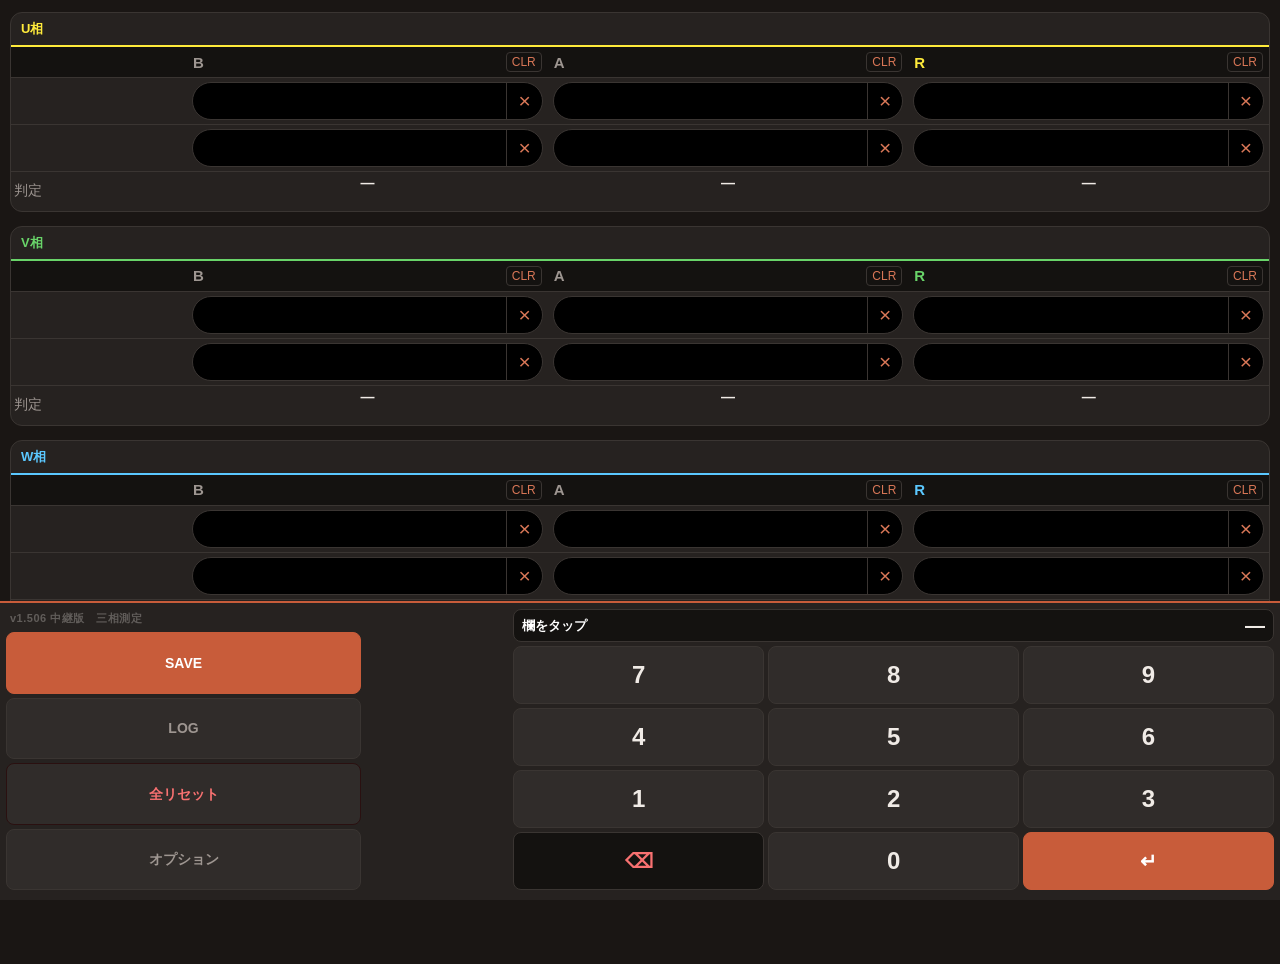
<file: reminder-app-main/meas_v1506_snapshot.html>
<!DOCTYPE html>
<html lang="ja">
<head>
  <meta charset="UTF-8">
  <meta name="viewport" content="width=device-width, initial-scale=1.0, maximum-scale=1.0, user-scalable=no">
  <meta name="theme-color" content="#1A1614">
  <meta name="apple-mobile-web-app-capable" content="yes">
  <meta name="apple-mobile-web-app-status-bar-style" content="black">
  <meta name="apple-mobile-web-app-title" content="三相測定">
  <link rel="manifest" href="meas_manifest.json">
  <link rel="apple-touch-icon" href="icons/icon-192.png">
  <title>三相測定</title>
  <style>
    *, *::before, *::after { box-sizing: border-box; margin: 0; padding: 0; }

    :root {
      --bg:         #1A1614;
      --bg-2:       #141210;
      --surface:    #262220;
      --surface-2:  #302C2A;
      --border:     #3A3532;
      --text:       #F0EBE6;
      --text-sub:   #9E9691;
      --text-faint: #615D5A;
      --accent:     #C85C3A;
      --header-h:   44px;
      --numpad-h:   299px;
    }

    html, body {
      height: 100%;
      font-family: -apple-system, 'Hiragino Sans', 'Yu Gothic UI', sans-serif;
      background: var(--bg); color: var(--text);
      overflow-x: hidden; overscroll-behavior: none;
      -webkit-tap-highlight-color: transparent;
    }

    /* ===== HEADER 廃止 ===== */
    .header { display: none; }

    /* ===== MAIN ===== */
    .main {
      margin-top: 0;
      padding: 12px 10px;
      margin-bottom: var(--numpad-h);
    }

    /* ===== PHASE BLOCK ===== */
    .phase-block {
      margin-bottom: 14px;
      background: var(--surface);
      border: 1px solid var(--border);
      border-radius: 12px;
      overflow: hidden;
    }
    .phase-hd { font-size: 13px; font-weight: 700; padding: 7px 10px; border-bottom: 2px solid currentColor; }
    .th-u { color: #FFEB3B; }
    .th-v { color: #69d469; }
    .th-w { color: #5bc8ff; }

    /* ===== TABLE ===== */
    .meas-tbl { width: 100%; border-collapse: collapse; font-size: 15px; table-layout: fixed; }
    .meas-tbl th {
      padding: 5px 6px; text-align: left;
      color: var(--text-sub); font-weight: 600;
      border-bottom: 1px solid var(--border);
      background: var(--bg-2);
    }
    .meas-tbl td { padding: 4px 5px; text-align: center; border-bottom: 1px solid var(--border); }
    .meas-tbl tr:last-child td { border-bottom: none; }
    .col-lbl { text-align: left !important; color: var(--text-sub); font-size: 14px; white-space: nowrap; width: 14%; padding: 4px 3px !important; }

    /* ===== INPUT CELL ===== */
    .meas-td-wrap {
      display: -webkit-box; display: -webkit-flex; display: flex;
      -webkit-align-items: stretch; align-items: stretch;
      border: 1px solid var(--border); border-radius: 999px;
      overflow: hidden; background: var(--surface-2);
    }
    .meas-td-wrap .meas-in { -webkit-box-flex: 1; -webkit-flex: 1; flex: 1; min-width: 0; border: none !important; background: transparent; border-radius: 0; }
    .meas-td-wrap.mc-g { background: #000; }
    .meas-td-wrap.mc-r { background: #000; }
    .meas-x {
      -webkit-flex-shrink: 0; flex-shrink: 0;
      background: none; border: none;
      border-left: 1px solid var(--border);
      color: #D97757; font-size: 21px;
      cursor: pointer; padding: 6px 11px;
      display: -webkit-box; display: -webkit-flex; display: flex;
      -webkit-align-items: center; align-items: center;
    }

    .meas-in {
      width: 100%; border: 1px solid var(--border); border-radius: 4px;
      background: var(--surface-2); color: var(--text);
      font-size: 16px; padding: 5px 3px;
      text-align: right; font-family: inherit;
      -webkit-appearance: none; appearance: none; outline: none;
    }
    .meas-in.active-inp { border-color: var(--accent) !important; background: #FFFFFF !important; color: #000000 !important; }

    /* ===== DIFF CELL ===== */
    .meas-diff { font-weight: 700; font-size: 14px; line-height: 1.1; vertical-align: middle; padding: 3px; }
    .d-num { display: block; }
    .d-lbl { display: block; font-size: 13px; font-weight: 600; }

    /* ===== COL HEADER ===== */
    .col-hd-wrap {
      display: -webkit-box; display: -webkit-flex; display: flex;
      -webkit-align-items: center; align-items: center;
      -webkit-justify-content: space-between; justify-content: space-between;
    }
    .col-reset {
      background: none; border: 1px solid var(--border);
      border-radius: 4px; color: #D97757;
      font-size: 12px; padding: 2px 5px;
      cursor: pointer; font-family: inherit;
    }

    /* ===== TOAST ===== */
    .toast {
      position: fixed; bottom: calc(var(--numpad-h) + 10px); left: 50%;
      -webkit-transform: translateX(-50%);
      transform: translateX(-50%);
      background: var(--surface-2); color: var(--text);
      border: 1px solid var(--border);
      padding: 8px 18px; border-radius: 10px;
      font-size: 15px; font-weight: 600;
      z-index: 999; white-space: nowrap;
      display: none;
    }
    .toast.show { display: block; }

    /* ===== NUMPAD 常駐 ===== */
    .numpad {
      position: fixed; left: 0; right: 0; bottom: 0;
      height: var(--numpad-h);
      background: var(--surface);
      border-top: 2px solid var(--accent);
      z-index: 200;
      padding: 6px 6px 10px;
      display: -webkit-box; display: -webkit-flex; display: flex;
      -webkit-flex-direction: row; flex-direction: row;
      -webkit-justify-content: space-between; justify-content: space-between;
      gap: 6px;
    }

    /* 左パネル：サイドメニュー */
    .numpad-side {
      -webkit-flex: 0 0 28%; flex: 0 0 28%;
      display: -webkit-box; display: -webkit-flex; display: flex;
      -webkit-flex-direction: column; flex-direction: column;
      gap: 4px;
    }
    .numpad-app-title {
      font-size: 11px; font-weight: 700;
      color: var(--text-faint);
      padding: 2px 4px;
      letter-spacing: 0.5px;
    }
    .numpad-side-btn {
      -webkit-flex: 1; flex: 1;
      background: var(--surface-2); border: 1px solid var(--border);
      color: var(--text-sub); font-size: 14px; font-weight: 700;
      border-radius: 8px; cursor: pointer; font-family: inherit;
      text-align: center; line-height: 1;
      -webkit-tap-highlight-color: transparent;
    }
    .numpad-side-btn:active { background: var(--border); }
    .numpad-side-btn.btn-save { background: var(--accent); border-color: var(--accent); color: #fff; }
    .numpad-side-btn.btn-hist { }
    .numpad-side-btn.btn-hist.active { border-color: var(--accent); color: var(--accent); }
    .numpad-side-btn.btn-reset { color: #F87171; border-color: #2A1010; }

    /* 右パネル：テンキー */
    .numpad-right {
      -webkit-flex: 0 0 60%; flex: 0 0 60%;
      display: -webkit-box; display: -webkit-flex; display: flex;
      -webkit-flex-direction: column; flex-direction: column;
      gap: 4px;
    }

    /* 現在値バー */
    .numpad-val-bar {
      display: -webkit-box; display: -webkit-flex; display: flex;
      -webkit-align-items: center; align-items: center;
      background: var(--bg-2); border: 1px solid var(--border);
      border-radius: 8px; padding: 4px 8px; gap: 6px;
      -webkit-flex-shrink: 0; flex-shrink: 0;
    }
    .numpad-target-label {
      font-size: 13px; font-weight: 700; color: #fff;
      -webkit-flex: 1; flex: 1; white-space: nowrap; overflow: hidden; text-overflow: ellipsis;
    }
    .numpad-target-val {
      font-size: 20px; font-weight: 700; color: var(--text);
      text-align: right; min-width: 60px;
    }

    /* 4×3 グリッド */
    .numpad-grid {
      display: -webkit-box; display: -webkit-flex; display: flex;
      -webkit-flex-wrap: wrap; flex-wrap: wrap;
      gap: 4px; -webkit-flex: 1; flex: 1;
    }
    .np-btn {
      -webkit-box-flex: 1; -webkit-flex: 1 1 28%; flex: 1 1 28%;
      min-width: 0;
      background: var(--surface-2); border: 1px solid var(--border);
      color: var(--text); font-size: 24px; font-weight: 600;
      border-radius: 8px; cursor: pointer; font-family: inherit;
      text-align: center; line-height: 1;
      -webkit-tap-highlight-color: transparent;
    }
    .np-btn:active { background: var(--border); }
    .np-btn-bs    { background: var(--bg-2); color: #F87171; font-size: 20px; }
    .np-btn-ok    { background: var(--accent); color: #fff; border-color: var(--accent); font-size: 20px; }

    /* ===== 履歴画面 ===== */
    .hist-view {
      display: none;
      margin-top: 0;
      height: 100vh;
      display: -webkit-box; display: -webkit-flex; display: flex;
    }
    .hist-view.hidden { display: none !important; }

    /* サイドバー */
    .hist-sidebar {
      width: 38%;
      min-width: 110px;
      max-width: 160px;
      background: var(--surface);
      border-right: 1px solid var(--border);
      overflow-y: auto;
      -webkit-overflow-scrolling: touch;
      -webkit-flex-shrink: 0; flex-shrink: 0;
    }
    .hist-sidebar-hd {
      font-size: 11px; font-weight: 700; color: var(--text-faint);
      padding: 8px 10px 6px;
      border-bottom: 1px solid var(--border);
      background: var(--bg-2);
      position: sticky; top: 0;
    }
    .hist-back-btn {
      display: block; width: 100%;
      background: var(--accent); border: none;
      color: #fff; font-size: 15px; font-weight: 700;
      padding: 12px 10px;
      cursor: pointer; font-family: inherit;
      text-align: center; letter-spacing: 1px;
      border-bottom: 2px solid rgba(0,0,0,0.25);
      position: sticky; top: 0; z-index: 10;
      -webkit-tap-highlight-color: transparent;
    }
    .hist-back-btn:active { opacity: 0.8; }
    .hist-item {
      padding: 9px 10px;
      border-bottom: 1px solid var(--border);
      cursor: pointer;
    }
    .hist-item.selected { background: var(--surface-2); border-left: 3px solid var(--accent); }
    .hist-item-date { font-size: 11px; color: var(--text-sub); }
    .hist-item-memo { font-size: 12px; font-weight: 700; color: var(--text); margin-top: 2px; word-break: break-all; }
    .hist-item-del  { float: right; background: none; border: none; color: var(--text-faint); font-size: 14px; cursor: pointer; padding: 0 2px; }
    .hist-empty     { font-size: 12px; color: var(--text-faint); padding: 16px 10px; text-align: center; }

    /* 結果エリア */
    .hist-detail {
      -webkit-flex: 1; flex: 1;
      overflow-y: auto;
      -webkit-overflow-scrolling: touch;
      padding: 10px 10px 20px;
      background: var(--bg);
    }
    .hist-detail-empty { font-size: 13px; color: var(--text-faint); padding: 30px 10px; text-align: center; }
    .hist-detail-date  { font-size: 11px; color: var(--text-faint); margin-bottom: 4px; }
    .hist-detail-memo  { font-size: 13px; font-weight: 700; color: var(--text); margin-bottom: 12px; }

    /* 結果テーブル */
    .hr-tbl { width: 100%; border-collapse: collapse; font-size: 12px; margin-bottom: 10px; table-layout: fixed; }
    .hr-tbl th {
      background: var(--bg-2); color: var(--text-sub); font-weight: 600;
      padding: 4px 5px; border: 1px solid var(--border); text-align: center;
    }
    .hr-tbl td {
      padding: 4px 5px; border: 1px solid var(--border); text-align: right;
      color: var(--text); background: var(--surface);
    }
    .hr-tbl td.lbl { text-align: left; color: var(--text-sub); font-size: 11px; background: var(--bg-2); }
    .hr-tbl td.diff-ok  { color: #4ADE80; font-weight: 700; }
    .hr-tbl td.diff-warn { color: #fff; font-weight: 700; }
    .hr-tbl td.diff-ng  { color: #ff9800; font-weight: 700; }
    .hr-ph-hd { font-size: 12px; font-weight: 700; padding: 6px 2px 3px; }
    .hr-ph-u  { color: #FFEB3B; }
    .hr-ph-v  { color: #69d469; }
    .hr-ph-w  { color: #5bc8ff; }

    /* ===== 保存パネル（テンキー上） ===== */
    .save-panel {
      display: none;
      position: fixed; left: 0; right: 0;
      bottom: var(--numpad-h);
      background: var(--surface);
      border-top: 2px solid var(--accent);
      border-bottom: 1px solid var(--border);
      z-index: 210;
      padding: 10px 12px;
    }
    .save-panel.show { display: block; }
    .save-panel-title { font-size: 12px; font-weight: 700; color: var(--text-faint); margin-bottom: 8px; }
    /* 機番行 */
    .save-kiban-row {
      display: -webkit-box; display: -webkit-flex; display: flex;
      -webkit-align-items: center; align-items: center;
      gap: 8px; margin-bottom: 8px;
    }
    .save-kiban-label { font-size: 11px; color: var(--text-sub); font-weight: 600; -webkit-flex-shrink: 0; flex-shrink: 0; }
    .save-kiban-val {
      -webkit-flex: 1; flex: 1;
      background: var(--surface-2); border: 1px solid var(--accent);
      border-radius: 6px; color: #FFB899;
      font-size: 20px; font-weight: 700;
      padding: 4px 10px; text-align: right;
      min-height: 34px;
    }
    /* 状態ボタン行 */
    .save-status-row {
      display: -webkit-box; display: -webkit-flex; display: flex;
      gap: 5px; margin-bottom: 8px;
    }
    .save-status-btn {
      -webkit-flex: 1; flex: 1;
      background: var(--surface-2); border: 1px solid var(--border);
      color: var(--text-sub); font-size: 11px; font-weight: 700;
      padding: 6px 2px; border-radius: 6px;
      cursor: pointer; font-family: inherit; text-align: center;
    }
    .save-status-btn.sel { background: var(--accent); border-color: var(--accent); color: #fff; }
    /* 操作ボタン行 */
    .save-act-row {
      display: -webkit-box; display: -webkit-flex; display: flex;
      gap: 8px;
    }
    .save-act-cancel {
      -webkit-flex: 1; flex: 1;
      background: var(--surface-2); border: 1px solid var(--border);
      color: var(--text-sub); font-size: 13px; font-weight: 700;
      padding: 7px; border-radius: 7px; cursor: pointer; font-family: inherit;
    }
    .save-act-ok {
      -webkit-flex: 2; flex: 2;
      background: var(--accent); border: 1px solid var(--accent);
      color: #fff; font-size: 13px; font-weight: 700;
      padding: 7px; border-radius: 7px; cursor: pointer; font-family: inherit;
    }
    /* ===== オプションパネル：PAT入力欄 ===== */
    .opt-pat-input {
      -webkit-box-flex: 1; -webkit-flex: 1; flex: 1;
      background: var(--surface-2); border: 1px solid var(--accent);
      border-radius: 6px; color: #FFB899;
      font-size: 14px; font-weight: 600;
      padding: 6px 10px; text-align: left;
      font-family: inherit; outline: none;
      min-height: 34px;
      -webkit-appearance: none; appearance: none;
    }
  </style>
</head>
<body>

<header class="header"></header>

<main class="main">

  <!-- U相 -->
  <div class="phase-block">
    <div class="phase-hd th-u">U相</div>
    <table class="meas-tbl">
      <thead><tr>
        <th style="width:14%"></th>
        <th><div class="col-hd-wrap"><span>B</span><button class="col-reset" data-colclear="b" data-ph="u">CLR</button></div></th>
        <th><div class="col-hd-wrap"><span>A</span><button class="col-reset" data-colclear="a" data-ph="u">CLR</button></div></th>
        <th><div class="col-hd-wrap"><span class="th-u">R</span><button class="col-reset" data-colclear="r" data-ph="u">CLR</button></div></th>
      </tr></thead>
      <tbody>
        <tr>
          <td class="col-lbl"></td>
          <td><div class="meas-td-wrap mc-g"><input class="meas-in" id="mu_on_b" type="text" readonly data-ph="u"><button class="meas-x" data-clear="mu_on_b" data-ph="u">×</button></div></td>
          <td><div class="meas-td-wrap mc-r"><input class="meas-in" id="mu_on_a" type="text" readonly data-ph="u"><button class="meas-x" data-clear="mu_on_a" data-ph="u">×</button></div></td>
          <td><div class="meas-td-wrap mc-g"><input class="meas-in" id="mu_on_r" type="text" readonly data-ph="u"><button class="meas-x" data-clear="mu_on_r" data-ph="u">×</button></div></td>
        </tr>
        <tr>
          <td class="col-lbl"></td>
          <td><div class="meas-td-wrap mc-r"><input class="meas-in" id="mu_off_b" type="text" readonly data-ph="u"><button class="meas-x" data-clear="mu_off_b" data-ph="u">×</button></div></td>
          <td><div class="meas-td-wrap mc-g"><input class="meas-in" id="mu_off_a" type="text" readonly data-ph="u"><button class="meas-x" data-clear="mu_off_a" data-ph="u">×</button></div></td>
          <td><div class="meas-td-wrap mc-r"><input class="meas-in" id="mu_off_r" type="text" readonly data-ph="u"><button class="meas-x" data-clear="mu_off_r" data-ph="u">×</button></div></td>
        </tr>
        <tr>
          <td class="col-lbl">判定</td>
          <td class="meas-diff" id="mu_d_b"><span class="d-num">—</span><br><span class="d-lbl"></span></td>
          <td class="meas-diff" id="mu_d_a"><span class="d-num">—</span><br><span class="d-lbl"></span></td>
          <td class="meas-diff" id="mu_d_r"><span class="d-num">—</span><br><span class="d-lbl"></span></td>
        </tr>
      </tbody>
    </table>
  </div>

  <!-- V相 -->
  <div class="phase-block">
    <div class="phase-hd th-v">V相</div>
    <table class="meas-tbl">
      <thead><tr>
        <th style="width:14%"></th>
        <th><div class="col-hd-wrap"><span>B</span><button class="col-reset" data-colclear="b" data-ph="v">CLR</button></div></th>
        <th><div class="col-hd-wrap"><span>A</span><button class="col-reset" data-colclear="a" data-ph="v">CLR</button></div></th>
        <th><div class="col-hd-wrap"><span class="th-v">R</span><button class="col-reset" data-colclear="r" data-ph="v">CLR</button></div></th>
      </tr></thead>
      <tbody>
        <tr>
          <td class="col-lbl"></td>
          <td><div class="meas-td-wrap mc-g"><input class="meas-in" id="mv_on_b" type="text" readonly data-ph="v"><button class="meas-x" data-clear="mv_on_b" data-ph="v">×</button></div></td>
          <td><div class="meas-td-wrap mc-r"><input class="meas-in" id="mv_on_a" type="text" readonly data-ph="v"><button class="meas-x" data-clear="mv_on_a" data-ph="v">×</button></div></td>
          <td><div class="meas-td-wrap mc-g"><input class="meas-in" id="mv_on_r" type="text" readonly data-ph="v"><button class="meas-x" data-clear="mv_on_r" data-ph="v">×</button></div></td>
        </tr>
        <tr>
          <td class="col-lbl"></td>
          <td><div class="meas-td-wrap mc-r"><input class="meas-in" id="mv_off_b" type="text" readonly data-ph="v"><button class="meas-x" data-clear="mv_off_b" data-ph="v">×</button></div></td>
          <td><div class="meas-td-wrap mc-g"><input class="meas-in" id="mv_off_a" type="text" readonly data-ph="v"><button class="meas-x" data-clear="mv_off_a" data-ph="v">×</button></div></td>
          <td><div class="meas-td-wrap mc-r"><input class="meas-in" id="mv_off_r" type="text" readonly data-ph="v"><button class="meas-x" data-clear="mv_off_r" data-ph="v">×</button></div></td>
        </tr>
        <tr>
          <td class="col-lbl">判定</td>
          <td class="meas-diff" id="mv_d_b"><span class="d-num">—</span><br><span class="d-lbl"></span></td>
          <td class="meas-diff" id="mv_d_a"><span class="d-num">—</span><br><span class="d-lbl"></span></td>
          <td class="meas-diff" id="mv_d_r"><span class="d-num">—</span><br><span class="d-lbl"></span></td>
        </tr>
      </tbody>
    </table>
  </div>

  <!-- W相 -->
  <div class="phase-block">
    <div class="phase-hd th-w">W相</div>
    <table class="meas-tbl">
      <thead><tr>
        <th style="width:14%"></th>
        <th><div class="col-hd-wrap"><span>B</span><button class="col-reset" data-colclear="b" data-ph="w">CLR</button></div></th>
        <th><div class="col-hd-wrap"><span>A</span><button class="col-reset" data-colclear="a" data-ph="w">CLR</button></div></th>
        <th><div class="col-hd-wrap"><span class="th-w">R</span><button class="col-reset" data-colclear="r" data-ph="w">CLR</button></div></th>
      </tr></thead>
      <tbody>
        <tr>
          <td class="col-lbl"></td>
          <td><div class="meas-td-wrap mc-g"><input class="meas-in" id="mw_on_b" type="text" readonly data-ph="w"><button class="meas-x" data-clear="mw_on_b" data-ph="w">×</button></div></td>
          <td><div class="meas-td-wrap mc-r"><input class="meas-in" id="mw_on_a" type="text" readonly data-ph="w"><button class="meas-x" data-clear="mw_on_a" data-ph="w">×</button></div></td>
          <td><div class="meas-td-wrap mc-g"><input class="meas-in" id="mw_on_r" type="text" readonly data-ph="w"><button class="meas-x" data-clear="mw_on_r" data-ph="w">×</button></div></td>
        </tr>
        <tr>
          <td class="col-lbl"></td>
          <td><div class="meas-td-wrap mc-r"><input class="meas-in" id="mw_off_b" type="text" readonly data-ph="w"><button class="meas-x" data-clear="mw_off_b" data-ph="w">×</button></div></td>
          <td><div class="meas-td-wrap mc-g"><input class="meas-in" id="mw_off_a" type="text" readonly data-ph="w"><button class="meas-x" data-clear="mw_off_a" data-ph="w">×</button></div></td>
          <td><div class="meas-td-wrap mc-r"><input class="meas-in" id="mw_off_r" type="text" readonly data-ph="w"><button class="meas-x" data-clear="mw_off_r" data-ph="w">×</button></div></td>
        </tr>
        <tr>
          <td class="col-lbl">判定</td>
          <td class="meas-diff" id="mw_d_b"><span class="d-num">—</span><br><span class="d-lbl"></span></td>
          <td class="meas-diff" id="mw_d_a"><span class="d-num">—</span><br><span class="d-lbl"></span></td>
          <td class="meas-diff" id="mw_d_r"><span class="d-num">—</span><br><span class="d-lbl"></span></td>
        </tr>
      </tbody>
    </table>
  </div>

</main>

<!-- ===== 履歴画面 ===== -->
<div class="hist-view hidden" id="histView">
  <div class="hist-sidebar" id="histSidebar">
    <button class="hist-back-btn" onclick="toggleHist()">◀ 測定へ戻る</button>
    <div class="hist-sidebar-hd">保存履歴</div>
    <div id="histList"></div>
  </div>
  <div class="hist-detail" id="histDetail">
    <div class="hist-detail-empty">←履歴を選択</div>
  </div>
</div>

<!-- ===== 常駐テンキー ===== -->
<div class="numpad">

  <!-- 左：サイドメニュー -->
  <div class="numpad-side">
    <div class="numpad-app-title">v1.506 中継版　三相測定</div>
    <button class="numpad-side-btn btn-save" onclick="saveMeas()">SAVE</button>
    <button class="numpad-side-btn btn-hist" id="histBtn" onclick="toggleHist()">LOG</button>
    <button class="numpad-side-btn btn-reset" onclick="resetAll()">全リセット</button>
    <button class="numpad-side-btn" onclick="toggleOptionPanel()">オプション</button>
  </div>

  <!-- 右：テンキー -->
  <div class="numpad-right">
    <div class="numpad-val-bar">
      <span class="numpad-target-label" id="padLabel">欄をタップ</span>
      <span class="numpad-target-val"   id="padVal">—</span>
    </div>
    <div class="numpad-grid" id="numpadGrid">
      <button class="np-btn" data-key="7">7</button>
      <button class="np-btn" data-key="8">8</button>
      <button class="np-btn" data-key="9">9</button>
      <button class="np-btn" data-key="4">4</button>
      <button class="np-btn" data-key="5">5</button>
      <button class="np-btn" data-key="6">6</button>
      <button class="np-btn" data-key="1">1</button>
      <button class="np-btn" data-key="2">2</button>
      <button class="np-btn" data-key="3">3</button>
      <button class="np-btn np-btn-bs"  data-key="BS">⌫</button>
      <button class="np-btn" data-key="0">0</button>
      <button class="np-btn np-btn-ok"  data-key="OK">↵</button>
    </div>
  </div>

</div>

<!-- ===== 保存パネル（テンキー上） ===== -->
<div class="save-panel" id="savePanel">
  <div class="save-panel-title">SAVE — テンキーで機番入力 → ↵で保存</div>
  <div class="save-kiban-row">
    <span class="save-kiban-label">機番</span>
    <span class="save-kiban-val" id="saveKibanVal">—</span>
  </div>
  <div class="save-status-row" id="saveStatusRow">
    <button class="save-status-btn sel" data-status="完成時">完成時</button>
    <button class="save-status-btn"     data-status="出荷前">出荷前</button>
    <button class="save-status-btn"     data-status="エイジング途中">AG中</button>
    <button class="save-status-btn"     data-status="エイジング後">AG後</button>
  </div>
  <div class="save-act-row">
    <button class="save-act-cancel" onclick="closeSaveDialog()">キャンセル</button>
    <button class="save-act-ok"     onclick="confirmSave()">保存する</button>
  </div>
</div>

<!-- ===== オプションパネル（テンキー上） ===== -->
<div class="save-panel" id="optionPanel">
  <div class="save-panel-title">オプション</div>
  <div class="save-kiban-row">
    <span class="save-kiban-label">PAT</span>
    <input class="opt-pat-input" id="optPatInput" type="text" placeholder="GitHubトークン" autocomplete="off" autocapitalize="off" spellcheck="false">
  </div>
  <div class="save-act-row" style="margin-bottom:8px;">
    <button class="save-act-cancel" style="-webkit-flex:1;flex:1;" onclick="document.getElementById('optPatFile').click()">📄 テキストファイルから読込</button>
    <input type="file" id="optPatFile" accept=".txt,text/plain" style="display:none" onchange="loadPatFromFile(this)">
  </div>
  <div class="save-act-row">
    <button class="save-act-cancel" onclick="closeOptionPanel()">閉じる</button>
    <button class="save-act-ok"     onclick="saveOptionPat()">PAT保存</button>
  </div>
  <div class="save-act-row" style="margin-top:8px;">
    <button class="save-act-ok" style="-webkit-flex:1;flex:1;" onclick="forceUpdate()">Update（強制更新）</button>
  </div>
  <div class="save-act-row" style="margin-top:8px;">
    <button class="save-act-cancel" style="-webkit-flex:1;flex:1;" onclick="testApiConnection()">API接続テスト</button>
  </div>
  <div style="margin-top:10px;">
    <div style="font-size:11px;color:var(--text-faint);margin-bottom:4px;display:flex;justify-content:space-between;">
      <span>通信ログ（新しい順）</span>
      <button class="col-reset" onclick="clearDebugLog()">消去</button>
    </div>
    <pre id="debugLogBox" style="background:var(--bg-2);border:1px solid var(--border);border-radius:6px;padding:6px;font-size:11px;color:var(--text-sub);max-height:120px;overflow-y:auto;white-space:pre-wrap;margin:0;font-family:inherit;"></pre>
  </div>
</div>

<div class="toast" id="toast"></div>

<script>
var PHASES = ['u','v','w'];
var COLS   = ['b','a','r'];

// ===== フォーカス管理 =====
var _padTarget = null;
var _padPh     = '';
var _padRaw    = '';
var _padNeg    = false;
var _inputs    = [];  // ① 起動時にキャッシュ

function focusInp(inp) {
  if (_padTarget) {
    _padTarget.className = _padTarget.className.replace(' active-inp','').replace('active-inp','');
    measCalc(_padPh);
  }
  _padTarget = inp;
  _padPh     = inp.getAttribute('data-ph');
  var cur    = inp.value || '';
  _padNeg    = (cur.charAt(0) === '-');
  _padRaw    = cur.replace(/[^0-9]/g, '');

  inp.className += ' active-inp';

  var id    = inp.id;
  var parts = id.split('_');
  var phMap = { u:'U相', v:'V相', w:'W相' };
  document.getElementById('padLabel').textContent = phMap[_padPh] + '-' + parts[2].toUpperCase();
  _refreshPadVal();
}

// ===== テンキー入力 =====
function _npTap(key) {
  // 保存モード中は機番入力に横取り
  if (_saveMode) { _savePadKey(key); return; }
  if (!_padTarget) return;
  if (key === 'BS') {
    if (_padRaw.length > 0) _padRaw = _padRaw.slice(0, -1);
    else _padNeg = false;
    _refreshPadVal();
  } else if (key === 'OK') {
    if (_padPh) measCalc(_padPh);
    _nextFocus();
  } else {
    if (_padRaw.length < 6) _padRaw += key;
    _refreshPadVal();
  }
}

function _nextFocus() {
  var i;
  for (i = 0; i < _inputs.length - 1; i++) {  // ① キャッシュ済み配列を使用
    if (_inputs[i] === _padTarget) {
      focusInp(_inputs[i + 1]);
      return;
    }
  }
  if (_padTarget) {
    _padTarget.className = _padTarget.className.replace(' active-inp','').replace('active-inp','');
    _padTarget = null;
    document.getElementById('padLabel').textContent = '欄をタップして入力';
    document.getElementById('padVal').textContent   = '—';
  }
}

function _refreshPadVal() {
  var d = _padRaw, fmt;
  if (d.length === 0)      fmt = '';
  else if (d.length <= 2)  fmt = d;
  else if (d.length === 3) fmt = d.slice(0, 2) + '.' + d.slice(2);
  else                     fmt = d.slice(0, 2) + '.' + d.slice(2);
  if (_padNeg && fmt) fmt = '-' + fmt;
  if (_padTarget) _padTarget.value = fmt;
  document.getElementById('padVal').textContent = fmt || '—';
}

// ===== 判定計算（③ textContent で DOM更新）=====
function _setDiff(dEl, numStr, lblStr, color) {
  var spans = dEl.getElementsByTagName('span');
  dEl.style.color = color;
  if (spans.length >= 2) {
    spans[0].textContent = numStr;
    spans[1].textContent = lblStr;
  } else {
    // フォールバック（念のため）
    dEl.textContent = numStr + ' ' + lblStr;
  }
}

function measCalc(ph) {
  var i, col, onEl, offEl, dEl, onV, offV, diff, diffStr, tmp;
  var gap, dir, absGap, full, whole, half, label;
  for (i = 0; i < COLS.length; i++) {
    col   = COLS[i];
    onEl  = document.getElementById('m' + ph + '_on_'  + col);
    offEl = document.getElementById('m' + ph + '_off_' + col);
    dEl   = document.getElementById('m' + ph + '_d_'   + col);
    if (!dEl) continue;
    onV  = onEl  ? parseFloat(onEl.value)  : NaN;
    offV = offEl ? parseFloat(offEl.value) : NaN;
    if (!isNaN(onV) && !isNaN(offV)) {
      // 大きい値＝ON・小さい値＝OFFになるよう表示欄を入れ替える
      if (onV < offV) {
        tmp = onEl.value; onEl.value = offEl.value; offEl.value = tmp;
        tmp = onV; onV = offV; offV = tmp;
      }
      // 大きい値－小さい値＝差数（入力ミスで段が逆でも計算できるように）
      diff    = Math.round(Math.abs(onV - offV) * 1000) / 1000;
      diffStr = diff.toFixed(2);
      if (diff >= 1.83 && diff <= 1.97) {
        _setDiff(dEl, diffStr, '[正常]', '#4ADE80');
      } else {
        gap    = Math.round((1.90 - diff) * 1000) / 1000;
        dir    = gap > 0 ? '緩め' : '締め';
        absGap = Math.abs(gap);
        full   = Math.floor(Math.round(absGap / 0.125));
        whole  = Math.floor(full / 2);
        half   = (full % 2 === 1);
        label  = whole > 0 && half  ? whole + '角半'
               : whole > 0 && !half ? whole + '角'
               : half                ? '半角' : '？';
        _setDiff(dEl, diffStr, '[' + label + dir + ']', (diff >= 1.80 && diff <= 2.00) ? '#fff' : '#ff9800');
      }
    } else {
      _setDiff(dEl, '—', '', '');
    }
  }
}

// ===== クリア =====
function clearOne(id, ph) {
  var el = document.getElementById(id);
  if (el) {
    el.value = '';
    if (_padTarget === el) { _padRaw = ''; _padNeg = false; _refreshPadVal(); }
  }
  measCalc(ph);
}

function clearCol(ph, col) {
  var rows = ['on','off'], i, el;
  for (i = 0; i < rows.length; i++) {
    el = document.getElementById('m' + ph + '_' + rows[i] + '_' + col);
    if (el) {
      el.value = '';
      if (_padTarget === el) { _padRaw = ''; _padNeg = false; _refreshPadVal(); }
    }
  }
  measCalc(ph);
}

function resetAll() {
  if (!confirm('全ての入力をリセットしますか？')) return;
  var pi, ci, ri, ph, col, rows, el, dEl;
  rows = ['on','off'];
  for (pi = 0; pi < PHASES.length; pi++) {
    ph = PHASES[pi];
    for (ci = 0; ci < COLS.length; ci++) {
      col = COLS[ci];
      for (ri = 0; ri < rows.length; ri++) {
        el = document.getElementById('m' + ph + '_' + rows[ri] + '_' + col);
        if (el) el.value = '';
      }
      dEl = document.getElementById('m' + ph + '_d_' + col);
      if (dEl) { _setDiff(dEl, '—', '', ''); }
    }
  }
  _padTarget = null; _padRaw = ''; _padNeg = false;
  document.getElementById('padLabel').textContent = '欄をタップして入力';
  document.getElementById('padVal').textContent   = '—';
  showToast('リセットしました');
}

// ===== 強制更新 =====
function forceUpdate() {
  showToast('更新中...');
  try {
    if ('serviceWorker' in navigator) {
      navigator.serviceWorker.getRegistrations().then(function(regs) {
        var i;
        for (i = 0; i < regs.length; i++) regs[i].unregister();
      });
    }
    if ('caches' in window) {
      caches.keys().then(function(keys) {
        var i;
        for (i = 0; i < keys.length; i++) caches.delete(keys[i]);
      });
    }
  } catch(e) {}
  setTimeout(function() { location.reload(true); }, 1000);
}

// ===== API接続テスト（ヘッダーあり/なしで切り分け） =====
function testApiConnection() {
  var base = MEAS_API_BASE + '/repos/' + MEAS_REPO_OWNER + '/' + MEAS_REPO_NAME;

  var xhrA = new XMLHttpRequest();
  xhrA.open('GET', base + '?a=' + Date.now(), true);
  xhrA.onreadystatechange = function() {
    if (xhrA.readyState !== 4) return;
    _notify('テストA(素の通信)：status ' + xhrA.status);
  };
  xhrA.onerror = function() { _notify('テストA(素の通信)：通信エラー'); };
  xhrA.send();

  var xhrB = new XMLHttpRequest();
  xhrB.open('GET', base + '?b=' + Date.now(), true);
  xhrB.setRequestHeader('Accept', 'application/vnd.github+json');
  xhrB.onreadystatechange = function() {
    if (xhrB.readyState !== 4) return;
    _notify('テストB(ヘッダー付き)：status ' + xhrB.status);
  };
  xhrB.onerror = function() { _notify('テストB(ヘッダー付き)：通信エラー'); };
  xhrB.send();

  // テストC：GitHub以外の他ドメインへの素の通信（cross-origin自体がダメなのか、GitHub側特有の問題かを切り分け）
  var xhrC = new XMLHttpRequest();
  xhrC.open('GET', 'https://jsonplaceholder.typicode.com/todos/1?c=' + Date.now(), true);
  xhrC.onreadystatechange = function() {
    if (xhrC.readyState !== 4) return;
    _notify('テストC(GitHub以外の他ドメイン)：status ' + xhrC.status);
  };
  xhrC.onerror = function() { _notify('テストC(GitHub以外の他ドメイン)：通信エラー'); };
  xhrC.send();

  // テストD：他ドメイン＋独自ヘッダー付き（preflightが絡んでも他ドメインなら通るかを確認）
  var xhrD = new XMLHttpRequest();
  xhrD.open('GET', 'https://jsonplaceholder.typicode.com/todos/2?d=' + Date.now(), true);
  xhrD.setRequestHeader('Authorization', 'Bearer dummy-test-token');
  xhrD.onreadystatechange = function() {
    if (xhrD.readyState !== 4) return;
    _notify('テストD(他ドメイン+ヘッダー付き)：status ' + xhrD.status);
  };
  xhrD.onerror = function() { _notify('テストD(他ドメイン+ヘッダー付き)：通信エラー'); };
  xhrD.send();
}

// ===== トースト =====
var _tt;
function showToast(msg) {
  var t = document.getElementById('toast');
  t.textContent = msg;
  t.className   = 'toast show';
  clearTimeout(_tt);
  _tt = setTimeout(function(){ t.className = 'toast'; }, 2200);
}

// ===== 通信ログ（消えるトーストと違い、オプションパネルに残る） =====
var _debugLines = [];
function _debugLog(msg) {
  var now = new Date();
  var hh = ('0' + now.getHours()).slice(-2);
  var mi = ('0' + now.getMinutes()).slice(-2);
  var ss = ('0' + now.getSeconds()).slice(-2);
  _debugLines.unshift(hh + ':' + mi + ':' + ss + ' ' + msg);
  if (_debugLines.length > 20) _debugLines = _debugLines.slice(0, 20);
  var box = document.getElementById('debugLogBox');
  if (box) box.textContent = _debugLines.join('\n');
}
function clearDebugLog() {
  _debugLines = [];
  var box = document.getElementById('debugLogBox');
  if (box) box.textContent = '';
}
function _notify(msg) {
  showToast(msg);
  _debugLog(msg);
}

// ===== 保存・履歴機能 =====
var STORE_KEY = 'meas_history';
var _histMode = false;
var _selIdx   = -1;
// 古いiPad(iOS9系)はconfirm()等のブロッキングダイアログをtouchend中に呼ぶと、
// preventDefault()していても後から合成clickイベントが発火してしまうことがある。
// その結果、削除ボタンが「touchend→click」で二重に呼ばれ、削除確認が2回出た上に
// 2回目でYESすると（1回目の削除で配列がずれた後の）別の行が消えてしまう。
// touchendが処理した直後は一定時間clickを無視することで二重実行を防ぐ。
var _delTouchAt = 0;

function _loadHistory() {
  try {
    var raw = localStorage.getItem(STORE_KEY);
    return raw ? JSON.parse(raw) : [];
  } catch(e) { return []; }
}

function _saveHistory(arr) {
  try { localStorage.setItem(STORE_KEY, JSON.stringify(arr)); } catch(e) {}
}

// === GIST SYNC (XHR / iOS9互換) ===
// 旧Gist方式は廃止（古いiPadのホーム画面アプリで他ドメイン通信がブロックされたため）
// 同じreminder-app内のファイルを直接読み書きする方式に変更
var MEAS_REPO_OWNER = 'h2ec9629';
var MEAS_REPO_NAME  = 'reminder-app';
var MEAS_REPO_PATH  = 'meas_history.json';
var MEAS_HIST_SAME_ORIGIN_URL = 'meas_history.json'; // 同一オリジン（相対パス）
// iPad2はapi.github.comへの直接通信がTLS/ネットワークの都合で全滅するため、
// Cloudflare Worker中継（cloudflare_worker_relay.js）経由でGitHub APIを叩く
var MEAS_API_BASE = 'https://morning-resonance-c98bh.h2ec9629.workers.dev';

function _b64EncodeUtf8(str) {
  return btoa(unescape(encodeURIComponent(str)));
}

function _b64DecodeUtf8(b64) {
  return decodeURIComponent(escape(atob(b64.replace(/\n/g, ''))));
}

function _escRe(s) {
  return String(s).replace(/[.*+?^${}()|[\]\\]/g, '\\$&');
}

function _getMeasCfg() {
  try { return JSON.parse(localStorage.getItem('ojisan_mailbox_cfg_v1') || '{}'); } catch(e) { return {}; }
}

function _getMeasPat() {
  return _getMeasCfg().pat || '';
}

function _setMeasPat(pat) {
  var cfg = _getMeasCfg();
  cfg.pat = pat;
  try { localStorage.setItem('ojisan_mailbox_cfg_v1', JSON.stringify(cfg)); } catch(e) {}
}

// 索引ファイル（meas_history.json）を「指定した配列でそのまま上書き」する。
// 削除操作など、呼び出し側が最終形を確定済みのケース専用。
function _pushHistoryIndex(arr) {
  var pat = _getMeasPat();
  if (!pat) return;
  var apiUrl = MEAS_API_BASE + '/repos/' + MEAS_REPO_OWNER + '/' + MEAS_REPO_NAME + '/contents/' + MEAS_REPO_PATH;

  // 更新には現在のファイルのshaが要るので先にGETしてから書き込む
  var getXhr = new XMLHttpRequest();
  getXhr.open('GET', apiUrl + '?t=' + Date.now(), true);
  getXhr.setRequestHeader('Authorization', 'Bearer ' + pat);
  getXhr.setRequestHeader('Accept', 'application/vnd.github+json');
  getXhr.onreadystatechange = function() {
    if (getXhr.readyState !== 4) return;
    var sha = null;
    if (getXhr.status === 200) {
      try { sha = JSON.parse(getXhr.responseText).sha; } catch(e) {}
    }
    var body = {
      message: '測定ログ更新',
      content: _b64EncodeUtf8(JSON.stringify(arr, null, 2)),
      branch: 'main'
    };
    if (sha) body.sha = sha;
    var putXhr = new XMLHttpRequest();
    putXhr.open('PUT', apiUrl, true);
    putXhr.setRequestHeader('Authorization', 'Bearer ' + pat);
    putXhr.setRequestHeader('Accept', 'application/vnd.github+json');
    putXhr.setRequestHeader('Content-Type', 'application/json');
    putXhr.send(JSON.stringify(body));
  };
  getXhr.send();
}

// 新規1件を保存するとき専用：保存直前にリモートの最新を取りに行ってからマージして書き込む。
// 他端末が追加した分を上書きで消してしまう事故を防ぐための安全版。
function _syncNewRecord(newRecord, callback) {
  var pat = _getMeasPat();
  if (!pat) { _notify('共有NG：PAT未設定（オプションで設定して）'); if (callback) callback(); return; }
  var apiUrl = MEAS_API_BASE + '/repos/' + MEAS_REPO_OWNER + '/' + MEAS_REPO_NAME + '/contents/' + MEAS_REPO_PATH;

  // 他端末が同時に索引ファイルを更新すると、GET時点のshaがPUT時点で古くなり
  // status:409（競合）になることがある。その場合は最新shaを取り直して再試行する。
  function attempt(triesLeft) {
    var getXhr = new XMLHttpRequest();
    getXhr.open('GET', apiUrl + '?t=' + Date.now(), true);
    getXhr.setRequestHeader('Authorization', 'Bearer ' + pat);
    getXhr.setRequestHeader('Accept', 'application/vnd.github+json');
    getXhr.onreadystatechange = function() {
      if (getXhr.readyState !== 4) return;
      var sha = null, remote = [];
      if (getXhr.status === 200) {
        try {
          var meta = JSON.parse(getXhr.responseText);
          sha = meta.sha;
          remote = JSON.parse(_b64DecodeUtf8(meta.content));
          if (!Array.isArray(remote)) remote = [];
        } catch(e) { remote = []; }
      }
      // ローカルキャッシュ全体は混ぜない（他端末が削除した記録がローカルにだけ
      // 残っていると、それを保存のたびに復活させてリモートに書き戻してしまうため）。
      // 今取得した最新のリモートに、今回保存する新規分だけを足す。
      var all = [newRecord].concat(remote);
      var seen = {}, merged = [], i, k;
      for (i = 0; i < all.length; i++) {
        k = all[i].date + '|' + all[i].memo;
        if (!seen[k]) { seen[k] = true; merged.push(all[i]); }
      }
      merged.sort(function(a, b) { return b.date < a.date ? -1 : 1; });
      if (merged.length > 50) merged = merged.slice(0, 50);
      _saveHistory(merged);
      _renderSidebar();

      var body = {
        message: '測定ログ更新（機番 ' + (newRecord.kiban || '') + '）',
        content: _b64EncodeUtf8(JSON.stringify(merged, null, 2)),
        branch: 'main'
      };
      if (sha) body.sha = sha;
      var putXhr = new XMLHttpRequest();
      putXhr.open('PUT', apiUrl, true);
      putXhr.setRequestHeader('Authorization', 'Bearer ' + pat);
      putXhr.setRequestHeader('Accept', 'application/vnd.github+json');
      putXhr.setRequestHeader('Content-Type', 'application/json');
      putXhr.onreadystatechange = function() {
        if (putXhr.readyState !== 4) return;
        if (putXhr.status === 200 || putXhr.status === 201) {
          _notify('共有OK：索引ファイル更新済み');
          if (callback) callback();
        } else if (putXhr.status === 409 && triesLeft > 0) {
          _notify('共有再試行中：他端末との競合を検知（残り' + triesLeft + '回）');
          setTimeout(function() { attempt(triesLeft - 1); }, 400 + Math.random() * 400);
        } else {
          _notify('共有NG：索引書き込み失敗（status:' + putXhr.status + '）');
          if (callback) callback();
        }
      };
      putXhr.onerror = function() { _notify('共有NG：索引書き込み通信エラー'); if (callback) callback(); };
      putXhr.send(JSON.stringify(body));
    };
    getXhr.onerror = function() { _notify('共有NG：索引取得の通信エラー'); if (callback) callback(); };
    getXhr.send();
  }

  attempt(3);
}

// 機番ごとにフォルダ分け、ステータス別にjsonで個別保存する際のファイル名を先に決める。
// （再測定は連番で履歴として残す。削除時に対応ファイルを特定できるよう、決めた名前は
//   呼び出し側で履歴レコードのrecordFileとして保存しておく）
function _resolveRecordFilename(kiban, status, callback) {
  var pat = _getMeasPat();
  if (!pat) { callback(status + '.json'); return; }
  var dirUrl = MEAS_API_BASE + '/repos/' + MEAS_REPO_OWNER + '/' + MEAS_REPO_NAME
             + '/contents/records/' + encodeURIComponent(kiban);
  var listXhr = new XMLHttpRequest();
  listXhr.open('GET', dirUrl + '?t=' + Date.now(), true);
  listXhr.setRequestHeader('Authorization', 'Bearer ' + pat);
  listXhr.setRequestHeader('Accept', 'application/vnd.github+json');
  listXhr.onreadystatechange = function() {
    if (listXhr.readyState !== 4) return;
    var existing = [];
    if (listXhr.status === 200) {
      try {
        var parsed = JSON.parse(listXhr.responseText);
        if (Array.isArray(parsed)) existing = parsed;
      } catch(e) {}
    }
    var maxN = 0, found = false, i, name, m;
    var reSuffix = new RegExp('^' + _escRe(status) + '_(\\d+)\\.json$');
    for (i = 0; i < existing.length; i++) {
      name = existing[i].name || '';
      if (name === status + '.json') { found = true; }
      m = name.match(reSuffix);
      if (m) { found = true; var n = parseInt(m[1], 10); if (n > maxN) maxN = n; }
    }
    var filename = found ? (status + '_' + (maxN + 1) + '.json') : (status + '.json');
    callback(filename);
  };
  listXhr.onerror = function() { callback(status + '.json'); };
  listXhr.send();
}

// 決まったファイル名で個別ファイルを書き込む。
// 索引ファイル更新と同時に走らせるとGitHub側のコミットが競合してstatus:409になることがあるため、
// こちらも自動で再試行する。
function _putRecordFile(data, filename, callback) {
  var pat = _getMeasPat();
  if (!pat) { _notify('個別ファイル保存NG：PAT未設定'); if (callback) callback(); return; }
  var kiban  = String(data.kiban || '未入力');
  var status = String(data.status || '不明');
  var path    = 'records/' + kiban + '/' + filename;
  var putUrl  = MEAS_API_BASE + '/repos/' + MEAS_REPO_OWNER + '/' + MEAS_REPO_NAME
              + '/contents/' + path.split('/').map(encodeURIComponent).join('/');

  function attempt(triesLeft) {
    var body = {
      message: '測定記録保存：機番' + kiban + '・' + status,
      content: _b64EncodeUtf8(JSON.stringify(data, null, 2)),
      branch: 'main'
    };
    var putXhr = new XMLHttpRequest();
    putXhr.open('PUT', putUrl, true);
    putXhr.setRequestHeader('Authorization', 'Bearer ' + pat);
    putXhr.setRequestHeader('Accept', 'application/vnd.github+json');
    putXhr.setRequestHeader('Content-Type', 'application/json');
    putXhr.onreadystatechange = function() {
      if (putXhr.readyState !== 4) return;
      if (putXhr.status === 200 || putXhr.status === 201) {
        _notify('共有OK：個別ファイル保存済み（' + filename + '）');
        if (callback) callback();
      } else if (putXhr.status === 409 && triesLeft > 0) {
        _notify('共有再試行中：個別ファイルが競合（残り' + triesLeft + '回）');
        setTimeout(function() { attempt(triesLeft - 1); }, 400 + Math.random() * 400);
      } else {
        _notify('共有NG：個別ファイル保存失敗（status:' + putXhr.status + '）');
        if (callback) callback();
      }
    };
    putXhr.onerror = function() { _notify('共有NG：個別ファイル通信エラー'); if (callback) callback(); };
    putXhr.send(JSON.stringify(body));
  }

  attempt(3);
}

// 端末上でログを削除したとき、対応する個別ファイルもGitHub側から削除する。
// recordFile未設定の古い履歴（この機能を入れる前に保存した分）は対象外。
function _deleteRecordFile(path) {
  var pat = _getMeasPat();
  if (!pat) { _notify('個別ファイル削除NG：PAT未設定'); return; }
  var url = MEAS_API_BASE + '/repos/' + MEAS_REPO_OWNER + '/' + MEAS_REPO_NAME
          + '/contents/' + path.split('/').map(encodeURIComponent).join('/');

  var getXhr = new XMLHttpRequest();
  getXhr.open('GET', url + '?t=' + Date.now(), true);
  getXhr.setRequestHeader('Authorization', 'Bearer ' + pat);
  getXhr.setRequestHeader('Accept', 'application/vnd.github+json');
  getXhr.onreadystatechange = function() {
    if (getXhr.readyState !== 4) return;
    if (getXhr.status === 404) {
      _notify('個別ファイル削除：GitHub側に見当たりませんでした（' + path + '）');
      return;
    }
    if (getXhr.status !== 200) {
      _notify('個別ファイル削除NG：sha取得失敗（status:' + getXhr.status + '）');
      return;
    }
    var sha;
    try { sha = JSON.parse(getXhr.responseText).sha; } catch(e) {}
    if (!sha) { _notify('個別ファイル削除NG：sha取得できず'); return; }

    var body = { message: '測定記録削除：' + path, sha: sha, branch: 'main' };
    var delXhr = new XMLHttpRequest();
    delXhr.open('DELETE', url, true);
    delXhr.setRequestHeader('Authorization', 'Bearer ' + pat);
    delXhr.setRequestHeader('Accept', 'application/vnd.github+json');
    delXhr.setRequestHeader('Content-Type', 'application/json');
    delXhr.onreadystatechange = function() {
      if (delXhr.readyState !== 4) return;
      if (delXhr.status === 200 || delXhr.status === 204) {
        _notify('共有OK：個別ファイルも削除しました（' + path + '）');
      } else {
        _notify('共有NG：個別ファイル削除失敗（status:' + delXhr.status + '）');
      }
    };
    delXhr.onerror = function() { _notify('共有NG：個別ファイル削除の通信エラー'); };
    delXhr.send(JSON.stringify(body));
  };
  getXhr.onerror = function() { _notify('個別ファイル削除NG：sha取得の通信エラー'); };
  getXhr.send();
}

function _fetchGist(callback) {
  // 索引ファイルは書き込みと同じ経路（Worker中継→GitHub API）で読む。
  // 以前は同一オリジンの相対パス（GitHub Pages経由）で読んでいたが、
  // Pagesのビルド反映待ち・CDNキャッシュのせいで他端末が書いた更新がすぐ見えない
  // ことがあった（PCで保存してもiPadの一覧に出てこない不具合の原因）。
  // Worker中継は既にiPad2でも通ることを確認済みなので、書き込み側と統一する。
  var apiUrl = MEAS_API_BASE + '/repos/' + MEAS_REPO_OWNER + '/' + MEAS_REPO_NAME + '/contents/' + MEAS_REPO_PATH;
  var pat = _getMeasPat();
  var xhr = new XMLHttpRequest();
  xhr.open('GET', apiUrl + '?t=' + Date.now(), true);
  xhr.setRequestHeader('Accept', 'application/vnd.github+json');
  if (pat) xhr.setRequestHeader('Authorization', 'Bearer ' + pat);
  xhr.onreadystatechange = function() {
    if (xhr.readyState !== 4) return;
    if (xhr.status !== 200) {
      _notify('索引取得失敗（status:' + xhr.status + '）');
      return;
    }
    try {
      var meta   = JSON.parse(xhr.responseText);
      var remote = JSON.parse(_b64DecodeUtf8(meta.content));
      if (!Array.isArray(remote)) {
        _notify('索引取得：形式が配列じゃない');
        return;
      }
      // ローカルとの合算(union)はしない：共有索引ファイル（リモート）を正として
      // そのまま採用する。以前はローカルにある分を足していたため、他端末で
      // 削除した記録がこの端末のローカルキャッシュにだけ残り続けて、一覧から
      // 消えないという不具合があった。
      remote.sort(function(a, b) { return b.date < a.date ? -1 : 1; });
      if (remote.length > 50) remote = remote.slice(0, 50);
      _saveHistory(remote);
      _notify('共有OK：最新の索引を取得（件数 ' + remote.length + '）');
      if (callback) callback();
    } catch(e) {
      _notify('索引取得：解析エラー ' + e.message);
    }
  };
  xhr.onerror = function() {
    _notify('索引取得：通信エラー（オフライン？）');
  };
  xhr.send();
}

// ===== 保存パネル（テンキー横取りモード） =====
var _pendingData  = null;
var _saveMode     = false;   // テンキーを機番入力に横取り中
var _saveRaw      = '';      // 機番の生文字列
var _saveStatus   = '完成時'; // 選択中の状態

function saveMeas() {
  var ph, col, i, ci, onEl, offEl, onV, offV, diff;
  var data = { date: '', memo: '', phases: {} };

  // 保存前に大小入れ替えを確定させる（OK未確定のまま保存されても正しい並びにする）
  for (i = 0; i < PHASES.length; i++) measCalc(PHASES[i]);

  // 日時
  var now = new Date();
  var yy  = now.getFullYear();
  var mm  = ('0' + (now.getMonth() + 1)).slice(-2);
  var dd  = ('0' + now.getDate()).slice(-2);
  var hh  = ('0' + now.getHours()).slice(-2);
  var mi  = ('0' + now.getMinutes()).slice(-2);
  data.date = yy + '/' + mm + '/' + dd + ' ' + hh + ':' + mi;

  // 入力値収集
  var hasAny = false;
  for (i = 0; i < PHASES.length; i++) {
    ph = PHASES[i];
    data.phases[ph] = {};
    for (ci = 0; ci < COLS.length; ci++) {
      col   = COLS[ci];
      onEl  = document.getElementById('m' + ph + '_on_'  + col);
      offEl = document.getElementById('m' + ph + '_off_' + col);
      onV   = onEl  ? onEl.value  : '';
      offV  = offEl ? offEl.value : '';
      diff  = '';
      if (onV !== '' && offV !== '') {
        // 大きい値－小さい値＝差数（入力ミスで段が逆でも計算できるように）
        diff = (Math.round(Math.abs(parseFloat(onV) - parseFloat(offV)) * 1000) / 1000).toFixed(2);
        hasAny = true;
      }
      data.phases[ph][col] = { on: onV, off: offV, diff: diff };
    }
  }

  if (!hasAny) { showToast('入力がありません'); return; }

  _pendingData = data;
  _saveRaw     = '';
  _saveStatus  = '完成時';
  _saveMode    = true;

  // 測定欄のハイライトを外す
  if (_padTarget) {
    _padTarget.className = _padTarget.className.replace(' active-inp','').replace('active-inp','');
    _padTarget = null;
  }

  // val-bar のラベルを書き換え
  document.getElementById('padLabel').textContent = '機番を入力';
  document.getElementById('padVal').textContent   = '—';

  // パネル表示・状態ボタン初期化
  _refreshSaveStatus();
  document.getElementById('saveKibanVal').textContent = '—';
  document.getElementById('savePanel').className = 'save-panel show';
}

function _refreshSaveKiban() {
  var v = _saveRaw || '—';
  document.getElementById('saveKibanVal').textContent = v;
  document.getElementById('padVal').textContent       = v;
}

function _refreshSaveStatus() {
  var btns = document.getElementById('saveStatusRow').getElementsByTagName('button');
  var k;
  for (k = 0; k < btns.length; k++) {
    if (btns[k].getAttribute('data-status') === _saveStatus) {
      btns[k].className = 'save-status-btn sel';
    } else {
      btns[k].className = 'save-status-btn';
    }
  }
}

// テンキーから横取りして呼ばれる
function _savePadKey(key) {
  if (key === 'BS') {
    if (_saveRaw.length > 0) _saveRaw = _saveRaw.slice(0, -1);
  } else if (key === 'OK') {
    confirmSave();
    return;
  } else {
    if (_saveRaw.length < 8) _saveRaw += key;
  }
  _refreshSaveKiban();
}

function closeSaveDialog() {
  _saveMode    = false;
  _pendingData = null;
  document.getElementById('savePanel').className = 'save-panel';
  document.getElementById('padLabel').textContent = '欄をタップして入力';
  document.getElementById('padVal').textContent   = '—';
}

// ===== オプションパネル（PAT入力・強制更新） =====
function toggleOptionPanel() {
  var panel = document.getElementById('optionPanel');
  if (panel.className.indexOf('show') >= 0) {
    closeOptionPanel();
  } else {
    document.getElementById('optPatInput').value = _getMeasPat();
    panel.className = 'save-panel show';
  }
}

function closeOptionPanel() {
  document.getElementById('optionPanel').className = 'save-panel';
}

function saveOptionPat() {
  var v = document.getElementById('optPatInput').value.trim();
  _setMeasPat(v);
  showToast(v ? 'PATを保存しました' : 'PATを削除しました');
  closeOptionPanel();
}

// テキストファイルからPATを読み込んでそのまま保存
function loadPatFromFile(fileInput) {
  var f = fileInput.files && fileInput.files[0];
  if (!f) return;
  var reader = new FileReader();
  reader.onload = function(e) {
    var v = String(e.target.result || '').trim();
    document.getElementById('optPatInput').value = v;
    if (v) {
      _setMeasPat(v);
      showToast('PATを読み込んで保存しました');
    } else {
      showToast('ファイルが空です');
    }
  };
  reader.onerror = function() { showToast('読み込みに失敗しました'); };
  reader.readAsText(f);
  fileInput.value = '';
}

function confirmSave() {
  if (!_pendingData) return;
  if (_saveRaw === '') { showToast('機番を入力してください'); return; }

  _pendingData.memo   = '機番 ' + _saveRaw + '　' + _saveStatus;
  _pendingData.kiban  = _saveRaw;
  _pendingData.status = _saveStatus;

  var arr = _loadHistory();
  arr.unshift(_pendingData);
  if (arr.length > 50) arr = arr.slice(0, 50);
  _saveHistory(arr);       // 即時のローカル反映（オフラインでも一覧に出るように）
  // ※closeSaveDialog()が_pendingDataをnullにするので、先にローカル変数へ退避しておく
  var recordToSave = _pendingData;

  // 個別ファイル名を先に決めて履歴側にも記録しておく（削除時に対応ファイルを特定するため）。
  // 索引ファイルと個別ファイルを同時に書き込むとGitHub側のコミットが競合するため、
  // 索引ファイル更新が終わってから個別ファイル保存を行う（直列実行）。
  _resolveRecordFilename(recordToSave.kiban, recordToSave.status, function(filename) {
    recordToSave.recordFile = 'records/' + recordToSave.kiban + '/' + filename;
    var arr2 = _loadHistory();
    for (var i = 0; i < arr2.length; i++) {
      if (arr2[i].date === recordToSave.date && arr2[i].memo === recordToSave.memo) {
        arr2[i].recordFile = recordToSave.recordFile;
        break;
      }
    }
    _saveHistory(arr2);

    _syncNewRecord(recordToSave, function() {
      _putRecordFile(recordToSave, filename);
    });
  });

  closeSaveDialog();
  showToast('保存しました');
  _renderSidebar();
}

// 履歴画面 ON/OFF
function toggleHist() {
  _histMode = !_histMode;
  var mv   = document.getElementById('histView');
  var main = document.getElementsByTagName('main')[0];
  var np   = document.getElementsByClassName('numpad')[0];
  var btn  = document.getElementById('histBtn');
  if (_histMode) {
    main.style.display = 'none';
    np.style.display   = 'none';
    mv.className       = 'hist-view';
    btn.classList.add('active');
    _selIdx = -1;
    _renderSidebar();
    _fetchGist(function() { _renderSidebar(); });
  } else {
    mv.className       = 'hist-view hidden';
    main.style.display = '';
    np.style.display   = '';
    btn.classList.remove('active');
  }
}

// サイドバー描画
function _renderSidebar() {
  var arr  = _loadHistory();
  var list = document.getElementById('histList');
</file>
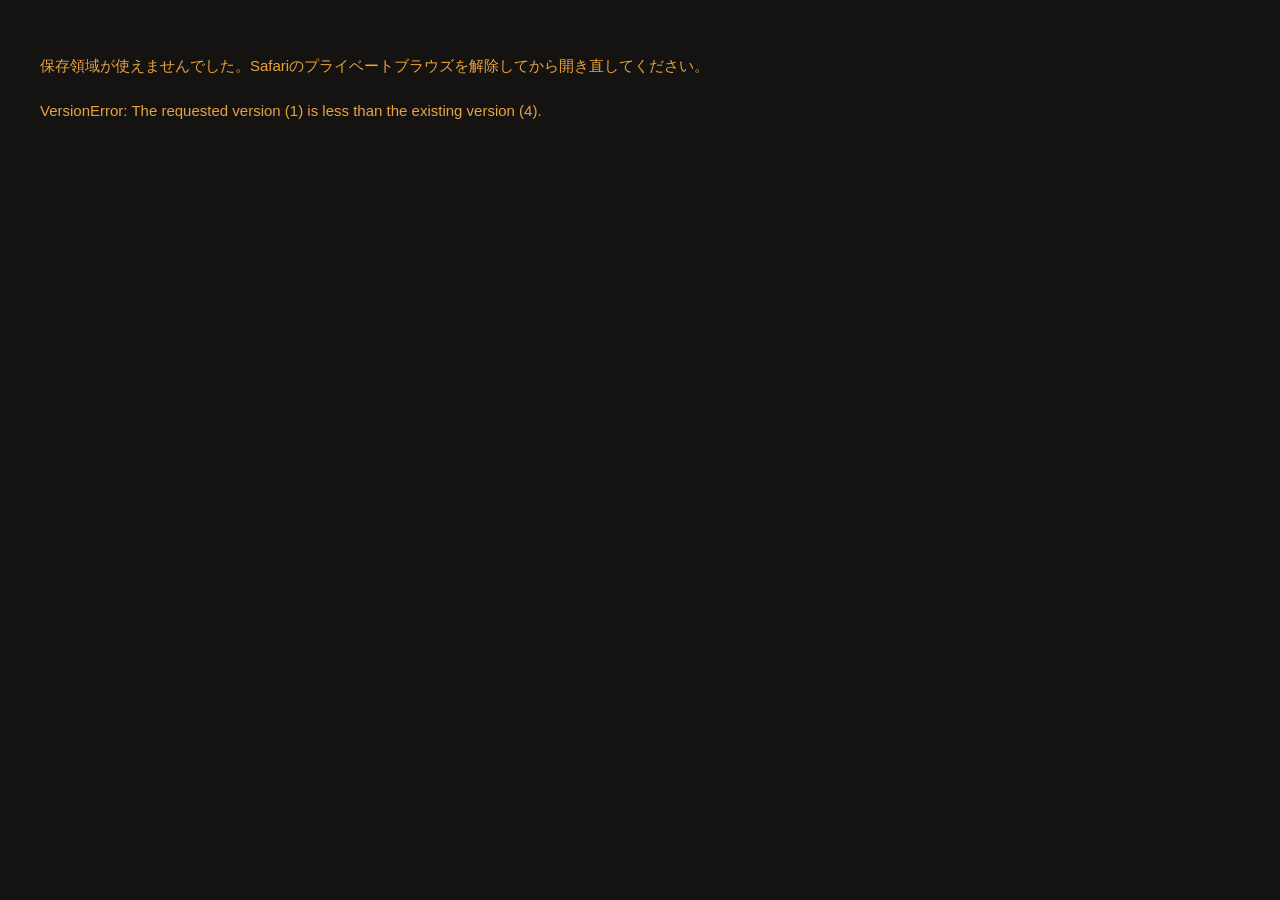
<file: VDEK-main/vdeck_1.html>
<!DOCTYPE html>
<html lang="ja">
<head>
<meta charset="utf-8">
<meta name="viewport" content="width=device-width, initial-scale=1, viewport-fit=cover, maximum-scale=1">
<meta name="apple-mobile-web-app-capable" content="yes">
<meta name="apple-mobile-web-app-status-bar-style" content="black-translucent">
<meta name="theme-color" content="#141312">
<title>VDECK</title>
<style>
:root{
  --ink:#141312;
  --ink2:#1e1c1a;
  --ink3:#2a2724;
  --line:#3a3633;
  --fg:#efe9e0;
  --dim:#948c82;
  --amber:#e8a33d;
  --amber-d:#8a5f1d;
  --cut:#d9584a;
  --mono:ui-monospace,"SF Mono",Menlo,monospace;
  --sys:-apple-system,BlinkMacSystemFont,"Hiragino Sans","Noto Sans JP",sans-serif;
  --top:env(safe-area-inset-top);
  --bot:env(safe-area-inset-bottom);
}
*{box-sizing:border-box;-webkit-tap-highlight-color:transparent}
html,body{margin:0;height:100%;overscroll-behavior:none}
body{
  background:var(--ink);color:var(--fg);font-family:var(--sys);
  font-size:15px;line-height:1.5;
  display:flex;flex-direction:column;
  -webkit-text-size-adjust:100%;
}
button,input,select{font:inherit;color:inherit}
button{background:none;border:0;padding:0;cursor:pointer}

/* ---- header ---- */
header{
  padding:calc(var(--top) + 10px) 16px 10px;
  border-bottom:1px solid var(--line);
  display:flex;align-items:baseline;gap:10px;
  background:var(--ink2);
}
header h1{
  margin:0;font-family:var(--mono);font-size:15px;letter-spacing:.22em;
  font-weight:600;color:var(--amber);
}
header .sub{font-family:var(--mono);font-size:10px;color:var(--dim);letter-spacing:.1em}
header .quota{margin-left:auto;font-family:var(--mono);font-size:10px;color:var(--dim)}

/* ---- panes ---- */
main{flex:1;overflow-y:auto;-webkit-overflow-scrolling:touch;padding-bottom:8px}
.pane{display:none;padding:14px 14px 24px}
.pane.on{display:block}

.eyebrow{
  font-family:var(--mono);font-size:10px;letter-spacing:.2em;color:var(--dim);
  text-transform:uppercase;margin:2px 0 10px;display:flex;align-items:center;gap:8px;
}
.eyebrow::after{content:"";flex:1;height:1px;background:var(--line)}

/* ---- buttons ---- */
.btn{
  min-height:44px;padding:0 16px;border:1px solid var(--line);border-radius:10px;
  background:var(--ink2);display:inline-flex;align-items:center;justify-content:center;
  gap:8px;font-size:14px;font-weight:600;
}
.btn:active{background:var(--ink3)}
.btn.pri{background:var(--amber);color:#231a08;border-color:var(--amber)}
.btn.pri:active{background:#c9871f}
.btn.cut{border-color:var(--cut);color:var(--cut)}
.btn.wide{width:100%}
.btn.sm{min-height:36px;padding:0 12px;font-size:13px;font-weight:500}
.row{display:flex;gap:8px;flex-wrap:wrap}

/* ---- list rows ---- */
.card{
  display:flex;gap:12px;align-items:center;padding:10px;
  background:var(--ink2);border:1px solid var(--line);border-radius:12px;margin-bottom:8px;
}
.card:active{background:var(--ink3)}
.thumb{
  width:82px;height:48px;flex:none;border-radius:7px;background:var(--ink3);
  object-fit:cover;display:block;
}
.thumb.ph{display:flex;align-items:center;justify-content:center;font-family:var(--mono);font-size:9px;color:var(--dim)}
.meta{flex:1;min-width:0}
.ttl{font-size:14px;font-weight:600;white-space:nowrap;overflow:hidden;text-overflow:ellipsis}
.sub2{font-family:var(--mono);font-size:11px;color:var(--dim);margin-top:2px}
.card .more{width:38px;height:38px;flex:none;display:flex;align-items:center;justify-content:center;color:var(--dim);font-size:20px}

.empty{
  border:1px dashed var(--line);border-radius:12px;padding:26px 18px;text-align:center;color:var(--dim);
}
.empty b{display:block;color:var(--fg);font-size:14px;margin-bottom:6px}

/* ---- now playing ---- */
#stage{background:#000;position:relative}
#vid{width:100%;display:block;background:#000;max-height:44vh;object-fit:contain}
#npTitle{font-size:16px;font-weight:700;margin:14px 0 2px}
#npSrc{font-family:var(--mono);font-size:11px;color:var(--dim);margin-bottom:14px}

/* ---- signature: the splice bar ---- */
.splice{position:relative;height:56px;margin:18px 0 6px;touch-action:none}
.splice .track{
  position:absolute;left:0;right:0;top:26px;height:6px;border-radius:3px;
  background:repeating-linear-gradient(90deg,var(--ink3) 0 6px,transparent 6px 9px);
}
.splice .sel{position:absolute;top:26px;height:6px;border-radius:3px;background:var(--amber-d)}
.splice .play{position:absolute;top:18px;width:2px;height:22px;background:var(--fg);margin-left:-1px}
.flag{
  position:absolute;top:0;width:34px;height:34px;margin-left:-17px;
  display:flex;align-items:center;justify-content:center;
  font-family:var(--mono);font-size:10px;font-weight:700;
  border-radius:8px;background:var(--ink2);border:1px solid var(--cut);color:var(--cut);
}
.flag.out{border-color:var(--amber);color:var(--amber)}
.tc{display:flex;justify-content:space-between;font-family:var(--mono);font-size:12px;color:var(--dim)}
.tc b{color:var(--fg);font-weight:600}

/* ---- transport ---- */
#transport{
  border-top:1px solid var(--line);background:var(--ink2);
  padding:8px 12px calc(var(--bot) + 8px);
}
#tBar{height:3px;background:var(--ink3);border-radius:2px;overflow:hidden;margin-bottom:8px}
#tFill{height:100%;background:var(--amber);width:0}
.tRow{display:flex;align-items:center;gap:6px}
.tRow .np{flex:1;min-width:0}
.tRow .np .ttl{font-size:13px}
.ctl{width:44px;height:44px;display:flex;align-items:center;justify-content:center;border-radius:10px;font-size:17px}
.ctl:active{background:var(--ink3)}
.ctl.on{color:var(--amber)}
.ctl.big{background:var(--amber);color:#231a08;font-size:19px}

/* ---- tabs ---- */
nav{
  display:flex;border-top:1px solid var(--line);background:var(--ink2);
  padding-bottom:var(--bot);
}
nav button{
  flex:1;padding:9px 0 7px;font-family:var(--mono);font-size:10px;letter-spacing:.12em;
  color:var(--dim);display:flex;flex-direction:column;align-items:center;gap:3px;
  border-top:2px solid transparent;margin-top:-1px;min-height:52px;
}
nav button .ic{font-size:17px;line-height:1}
nav button.on{color:var(--amber);border-top-color:var(--amber)}

/* ---- sheet ---- */
#veil{position:fixed;inset:0;background:rgba(0,0,0,.6);display:none;z-index:40}
#veil.on{display:block}
#sheet{
  position:fixed;left:0;right:0;bottom:0;z-index:41;background:var(--ink2);
  border-top:1px solid var(--line);border-radius:18px 18px 0 0;
  padding:14px 14px calc(var(--bot) + 14px);transform:translateY(110%);
  transition:transform .22s ease;max-height:88vh;overflow-y:auto;
}
#sheet.on{transform:translateY(0)}
#sheet h3{margin:2px 0 12px;font-size:15px}
#sheet .opt{
  display:block;width:100%;text-align:left;padding:13px 12px;border-radius:10px;
  background:var(--ink3);margin-bottom:7px;font-size:14px;
}
#sheet .opt.danger{color:var(--cut)}
#sheet .opt{white-space:pre-line;line-height:1.45}
input[type=text]{
  width:100%;min-height:44px;padding:0 12px;border-radius:10px;
  background:var(--ink3);border:1px solid var(--line);
}
#toast{
  position:fixed;left:50%;bottom:calc(var(--bot) + 92px);transform:translate(-50%,14px);
  background:var(--fg);color:var(--ink);padding:9px 16px;border-radius:20px;
  font-size:13px;font-weight:600;opacity:0;pointer-events:none;transition:.2s;z-index:60;
}
#toast.on{opacity:1;transform:translate(-50%,0)}
.hint{font-size:12px;color:var(--dim);line-height:1.6}
</style>
</head>
<body>

<header>
  <h1>VDECK</h1>
  <span class="sub">v1</span>
  <span class="quota" id="quota"></span>
</header>

<main>
  <!-- LIBRARY -->
  <section class="pane on" id="pane-lib">
    <div class="eyebrow">ライブラリ</div>
    <div class="row" style="margin-bottom:14px">
      <label class="btn pri" style="flex:1">
        動画を取り込む
        <input type="file" id="pick" accept="video/*" multiple hidden>
      </label>
    </div>
    <div id="libList"></div>
  </section>

  <!-- CLIPS -->
  <section class="pane" id="pane-clip">
    <div class="eyebrow">切り出しクリップ</div>
    <div id="clipList"></div>
  </section>

  <!-- PLAYLISTS -->
  <section class="pane" id="pane-pl">
    <div class="eyebrow">再生リスト</div>
    <button class="btn wide" id="newPl" style="margin-bottom:14px">＋ 新しいリストを作る</button>
    <div id="plList"></div>
  </section>

  <!-- NOW PLAYING / EDITOR -->
  <section class="pane" id="pane-now" style="padding:0">
    <div id="stage"><video id="vid" playsinline webkit-playsinline preload="metadata"></video></div>
    <div style="padding:14px">
      <div id="npTitle">再生中の動画はありません</div>
      <div id="npSrc">ライブラリから選んでください</div>

      <div id="editWrap" style="display:none">
        <div class="eyebrow">IN / OUT を決めて切り出す</div>
        <div class="splice" id="splice">
          <div class="track"></div><div class="sel" id="sel"></div>
          <div class="play" id="ph"></div>
          <div class="flag" id="fIn">IN</div>
          <div class="flag out" id="fOut">OUT</div>
        </div>
        <div class="tc">
          <span>IN <b id="tIn">0:00.0</b></span>
          <span id="tLen">0.0秒</span>
          <span>OUT <b id="tOut">0:00.0</b></span>
        </div>
        <div class="row" style="margin-top:12px">
          <button class="btn sm" id="setIn">現在位置をIN</button>
          <button class="btn sm" id="setOut">現在位置をOUT</button>
          <button class="btn sm" id="prevSel">範囲を試聴</button>
        </div>
        <div class="row" style="margin-top:8px">
          <button class="btn pri wide" id="saveClip">この範囲をクリップとして保存</button>
        </div>
        <p class="hint" style="margin-top:12px">
          クリップは「元動画＋開始/終了の位置」として保存されます。元ファイルは1本のまま増えないので、容量を食いません。
        </p>
      </div>

      <div id="queueWrap" style="margin-top:22px"></div>
    </div>
  </section>
</main>

<div id="transport">
  <div id="tBar"><div id="tFill"></div></div>
  <div class="tRow">
    <button class="ctl" id="bShuffle" title="ランダム">🔀</button>
    <button class="ctl" id="bPrev">⏮</button>
    <button class="ctl big" id="bPlay">▶</button>
    <button class="ctl" id="bNext">⏭</button>
    <button class="ctl" id="bRepeat" title="繰り返し">🔁</button>
    <div class="np"><div class="ttl" id="miniTitle">—</div>
      <div class="sub2" id="miniTime">0:00 / 0:00</div></div>
  </div>
</div>

<nav>
  <button class="on" data-p="lib"><span class="ic">▤</span>LIBRARY</button>
  <button data-p="clip"><span class="ic">✂</span>CLIPS</button>
  <button data-p="pl"><span class="ic">☰</span>LISTS</button>
  <button data-p="now"><span class="ic">◉</span>NOW</button>
</nav>

<div id="veil"></div>
<div id="sheet"></div>
<div id="toast"></div>

<script>
"use strict";
/* ============ storage ============ */
const DBN="vdeck",DBV=1;let db;
function open(){return new Promise((res,rej)=>{const r=indexedDB.open(DBN,DBV);
 r.onupgradeneeded=e=>{const d=e.target.result;
  ["videos","clips","playlists"].forEach(s=>{if(!d.objectStoreNames.contains(s))d.createObjectStore(s,{keyPath:"id"})});};
 r.onsuccess=e=>{db=e.target.result;res()};r.onerror=()=>rej(r.error);});}
function tx(s,m){return db.transaction(s,m).objectStore(s);}
function put(s,v){return new Promise((res,rej)=>{const r=tx(s,"readwrite").put(v);r.onsuccess=()=>res(v);r.onerror=()=>rej(r.error);});}
function del(s,id){return new Promise((res,rej)=>{const r=tx(s,"readwrite").delete(id);r.onsuccess=res;r.onerror=()=>rej(r.error);});}
function all(s){return new Promise((res,rej)=>{const r=tx(s,"readonly").getAll();r.onsuccess=()=>res(r.result||[]);r.onerror=()=>rej(r.error);});}
function one(s,id){return new Promise((res,rej)=>{const r=tx(s,"readonly").get(id);r.onsuccess=()=>res(r.result);r.onerror=()=>rej(r.error);});}
const uid=()=>Date.now().toString(36)+Math.random().toString(36).slice(2,7);

/* ============ state ============ */
let VIDEOS=[],CLIPS=[],PLAYLISTS=[];
let queue=[],qi=-1,shuffle=false,repeat="off",curURL=null,curVid=null;
let ed=null; // {videoId,dur,inT,outT}

const $=s=>document.querySelector(s),$$=s=>[...document.querySelectorAll(s)];
const vid=$("#vid");

function fmt(t){if(!isFinite(t)||t<0)t=0;const m=Math.floor(t/60),s=Math.floor(t%60);return m+":"+String(s).padStart(2,"0");}
function fmt1(t){if(!isFinite(t)||t<0)t=0;const m=Math.floor(t/60),s=(t%60).toFixed(1).padStart(4,"0");return m+":"+s;}
function mb(b){return b>=1073741824?(b/1073741824).toFixed(1)+"GB":Math.round(b/1048576)+"MB";}
let tT;function toast(m){const e=$("#toast");e.textContent=m;e.classList.add("on");clearTimeout(tT);tT=setTimeout(()=>e.classList.remove("on"),1800);}

/* ============ sheet ============ */
function sheet(title,opts){
  const s=$("#sheet");s.innerHTML="<h3>"+title+"</h3>";
  opts.forEach(o=>{const b=document.createElement("button");b.className="opt"+(o.danger?" danger":"");
    b.textContent=o.label;b.onclick=()=>{closeSheet();setTimeout(o.fn,180)};s.appendChild(b);});
  const c=document.createElement("button");c.className="opt";c.textContent="キャンセル";c.onclick=closeSheet;s.appendChild(c);
  $("#veil").classList.add("on");requestAnimationFrame(()=>s.classList.add("on"));
}
function sheetInput(title,ph,val,fn){
  const s=$("#sheet");s.innerHTML="<h3>"+title+"</h3>";
  const i=document.createElement("input");i.type="text";i.placeholder=ph;i.value=val||"";s.appendChild(i);
  const r=document.createElement("div");r.className="row";r.style.marginTop="10px";
  const ok=document.createElement("button");ok.className="btn pri";ok.style.flex="1";ok.textContent="決定";
  ok.onclick=()=>{const v=i.value.trim();if(!v)return;closeSheet();setTimeout(()=>fn(v),180)};
  const ng=document.createElement("button");ng.className="btn";ng.textContent="やめる";ng.onclick=closeSheet;
  r.append(ok,ng);s.appendChild(r);
  $("#veil").classList.add("on");requestAnimationFrame(()=>s.classList.add("on"));
  setTimeout(()=>i.focus(),260);
}
function closeSheet(){$("#sheet").classList.remove("on");$("#veil").classList.remove("on");}
$("#veil").onclick=closeSheet;

/* ============ tabs ============ */
$$("nav button").forEach(b=>b.onclick=()=>{
  $$("nav button").forEach(x=>x.classList.remove("on"));b.classList.add("on");
  $$(".pane").forEach(p=>p.classList.remove("on"));$("#pane-"+b.dataset.p).classList.add("on");
});
const go=p=>$$("nav button").find(b=>b.dataset.p===p).click();

/* ============ import ============ */
$("#pick").onchange=async e=>{
  const files=[...e.target.files];e.target.value="";
  if(!files.length)return;
  if(navigator.storage&&navigator.storage.persist)navigator.storage.persist().catch(()=>{});
  const ng=[];let ok=0;
  for(const f of files){
    toast("取り込み中… "+f.name);
    let p={dur:0,thumb:null,err:"read"};
    try{p=await probe(f);}catch(_){}
    if(p.err==="codec"){ng.push([f.name,"再生できない形式と判定されました",f]);continue;}
    if(p.err==="timeout"&&f.size>500*1048576){ng.push([f.name,"大きすぎて読み込み切れません（"+mb(f.size)+"）",f]);continue;}
    ok+=await store(f,p)?1:0;
  }
  await reload();
  if(!ng.length)return toast(ok+"本 取り込みました");
  report(ng,ok);
};
async function store(f,p){
  try{
    const buf=await f.arrayBuffer();
    await put("videos",{id:uid(),name:f.name.replace(/\.[^.]+$/,""),
      data:buf,type:f.type||"video/mp4",size:f.size,
      dur:p.dur,thumb:p.thumb,addedAt:Date.now()});
    return true;
  }catch(err){
    const n=err&&err.name||"";
    toast(n==="QuotaExceededError"?"保存領域がいっぱいです":"保存に失敗 "+n);
    return false;
  }
}
function report(ng,ok){
  sheet("取り込めなかったファイル "+ng.length+"件",
    ng.map(([n,r])=>({label:n+"\n→ "+r,fn:()=>{}})).concat([
      {label:"⚠ 判定を無視して強制的に取り込む",fn:async()=>{
        let c=0;
        for(const [,,f] of ng){if(!f)continue;
          toast("強制取り込み中… "+f.name);
          if(await store(f,{dur:0,thumb:null}))c++;}
        await reload();toast(c+"本 強制的に入れました");}},
      {label:"（"+ok+"本は取り込めました）",fn:()=>{}}]));
}
function probe(file){
  return new Promise((res,rej)=>{
    const u=URL.createObjectURL(file),v=document.createElement("video");
    v.muted=true;v.playsInline=true;v.preload="auto";v.src=u;
    const done=r=>{URL.revokeObjectURL(u);v.removeAttribute("src");res(r)};
    const to=setTimeout(()=>done({dur:0,thumb:null,err:"timeout"}),15000);
    v.onloadeddata=()=>{const d=isFinite(v.duration)?v.duration:0;
      v.currentTime=Math.min(1,d*0.1||0);
      v.onseeked=()=>{clearTimeout(to);
        try{const c=document.createElement("canvas"),w=320,h=Math.round(w*(v.videoHeight/v.videoWidth||0.5625));
          c.width=w;c.height=h;c.getContext("2d").drawImage(v,0,0,w,h);
          done({dur:d,thumb:c.toDataURL("image/jpeg",.6)});
        }catch(_){done({dur:d,thumb:null})}};
      setTimeout(()=>{if(v.readyState>=2&&v.currentTime===0)v.onseeked()},1200);
    };
    v.onerror=()=>{clearTimeout(to);
      done({dur:0,thumb:null,err:(v.error&&v.error.code===4)?"codec":"read"})};
  });
}

/* ============ render ============ */
function cardEl(o){
  const d=document.createElement("div");d.className="card";
  d.innerHTML=(o.thumb?'<img class="thumb" src="'+o.thumb+'">':'<div class="thumb ph">NO IMG</div>')+
    '<div class="meta"><div class="ttl"></div><div class="sub2"></div></div><button class="more">⋯</button>';
  d.querySelector(".ttl").textContent=o.title;
  d.querySelector(".sub2").textContent=o.sub;
  d.querySelector(".meta").onclick=o.tap;
  d.querySelector(".more").onclick=e=>{e.stopPropagation();o.menu()};
  return d;
}
function renderLib(){
  const w=$("#libList");w.innerHTML="";
  if(!VIDEOS.length){w.innerHTML='<div class="empty"><b>まだ動画がありません</b>上の「動画を取り込む」から写真アプリやファイルの動画を選んでください。</div>';return;}
  VIDEOS.slice().sort((a,b)=>b.addedAt-a.addedAt).forEach(v=>{
    w.appendChild(cardEl({thumb:v.thumb,title:v.name,sub:fmt(v.dur)+" · "+mb(v.size)+(v.data?"":" · 要 再取込"),
      tap:()=>{playQueue([{kind:"video",videoId:v.id,title:v.name,start:0,end:null}],0);openEditor(v.id);},
      menu:()=>sheet(v.name,[
        {label:"再生する",fn:()=>playQueue([{kind:"video",videoId:v.id,title:v.name,start:0,end:null}],0)},
        {label:"切り出しエディタを開く",fn:()=>{playQueue([{kind:"video",videoId:v.id,title:v.name,start:0,end:null}],0);openEditor(v.id);}},
        {label:"再生リストに追加",fn:()=>addToPlaylist({kind:"video",refId:v.id})},
        {label:"名前を変える",fn:()=>sheetInput("名前を変える","タイトル",v.name,async n=>{v.name=n;await put("videos",v);await reload();})},
        {label:"削除する（クリップも消えます）",danger:true,fn:async()=>{
          await del("videos",v.id);
          for(const c of CLIPS.filter(c=>c.videoId===v.id))await del("clips",c.id);
          await reload();toast("削除しました");}}
      ])}));
  });
}
function renderClips(){
  const w=$("#clipList");w.innerHTML="";
  if(!CLIPS.length){w.innerHTML='<div class="empty"><b>クリップがありません</b>ライブラリの動画を開いて、IN と OUT を決めれば作れます。</div>';return;}
  CLIPS.slice().sort((a,b)=>b.createdAt-a.createdAt).forEach(c=>{
    const v=VIDEOS.find(v=>v.id===c.videoId);if(!v)return;
    w.appendChild(cardEl({thumb:v.thumb,title:c.name,sub:(c.end-c.start).toFixed(1)+"秒 · "+v.name,
      tap:()=>playQueue([clipItem(c)],0),
      menu:()=>sheet(c.name,[
        {label:"再生する",fn:()=>playQueue([clipItem(c)],0)},
        {label:"再生リストに追加",fn:()=>addToPlaylist({kind:"clip",refId:c.id})},
        {label:"範囲を編集しなおす",fn:()=>{playQueue([clipItem(c)],0);openEditor(c.videoId,c.start,c.end,c.id);}},
        {label:"名前を変える",fn:()=>sheetInput("名前を変える","タイトル",c.name,async n=>{c.name=n;await put("clips",c);await reload();})},
        {label:"削除する",danger:true,fn:async()=>{await del("clips",c.id);await reload();toast("削除しました")}}
      ])}));
  });
}
const clipItem=c=>({kind:"clip",videoId:c.videoId,title:c.name,start:c.start,end:c.end});

function renderPl(){
  const w=$("#plList");w.innerHTML="";
  if(!PLAYLISTS.length){w.innerHTML='<div class="empty"><b>リストがありません</b>お気に入りの順番を作って、まとめて流せます。</div>';return;}
  PLAYLISTS.forEach(p=>{
    const first=p.items.map(resolve).find(Boolean);
    const th=first?(VIDEOS.find(v=>v.id===first.videoId)||{}).thumb:null;
    w.appendChild(cardEl({thumb:th,title:p.name,sub:p.items.length+"曲分",
      tap:()=>startPlaylist(p),
      menu:()=>sheet(p.name,[
        {label:"最初から再生",fn:()=>startPlaylist(p,false)},
        {label:"ランダムで再生",fn:()=>startPlaylist(p,true)},
        {label:"中身を編集",fn:()=>editPl(p)},
        {label:"名前を変える",fn:()=>sheetInput("名前を変える","リスト名",p.name,async n=>{p.name=n;await put("playlists",p);await reload();})},
        {label:"削除する",danger:true,fn:async()=>{await del("playlists",p.id);await reload();toast("削除しました")}}
      ])}));
  });
}
function resolve(it){
  if(it.kind==="video"){const v=VIDEOS.find(v=>v.id===it.refId);return v?{kind:"video",videoId:v.id,title:v.name,start:0,end:null}:null;}
  const c=CLIPS.find(c=>c.id===it.refId);return c?clipItem(c):null;
}
function editPl(p){
  const s=$("#sheet");s.innerHTML="<h3>"+p.name+" の中身</h3>";
  p.items.forEach((it,i)=>{
    const r=resolve(it);const d=document.createElement("div");d.className="row";d.style.marginBottom="6px";
    d.innerHTML='<div class="opt" style="flex:1;margin:0">'+(r?r.title:"(見つかりません)")+'</div>';
    const up=document.createElement("button");up.className="btn sm";up.textContent="↑";
    up.onclick=async()=>{if(i>0){[p.items[i-1],p.items[i]]=[p.items[i],p.items[i-1]];await put("playlists",p);await reload();editPl(p);}};
    const dn=document.createElement("button");dn.className="btn sm";dn.textContent="↓";
    dn.onclick=async()=>{if(i<p.items.length-1){[p.items[i+1],p.items[i]]=[p.items[i],p.items[i+1]];await put("playlists",p);await reload();editPl(p);}};
    const rm=document.createElement("button");rm.className="btn sm cut";rm.textContent="×";
    rm.onclick=async()=>{p.items.splice(i,1);await put("playlists",p);await reload();editPl(p);};
    d.append(up,dn,rm);s.appendChild(d);
  });
  if(!p.items.length)s.insertAdjacentHTML("beforeend",'<p class="hint">まだ空っぽです。ライブラリやクリップの「⋯」から追加してください。</p>');
  const c=document.createElement("button");c.className="opt";c.style.marginTop="10px";c.textContent="閉じる";c.onclick=closeSheet;s.appendChild(c);
  $("#veil").classList.add("on");requestAnimationFrame(()=>s.classList.add("on"));
}
$("#newPl").onclick=()=>sheetInput("新しい再生リスト","リスト名","",async n=>{
  await put("playlists",{id:uid(),name:n,items:[],createdAt:Date.now()});await reload();toast("作りました");});

function addToPlaylist(item){
  if(!PLAYLISTS.length){sheetInput("先にリストを作ります","リスト名","",async n=>{
    await put("playlists",{id:uid(),name:n,items:[item],createdAt:Date.now()});await reload();toast("追加しました");});return;}
  sheet("どのリストに追加？",PLAYLISTS.map(p=>({label:p.name+"（"+p.items.length+"）",fn:async()=>{
    p.items.push(item);await put("playlists",p);await reload();toast(p.name+" に追加");}})).concat([
    {label:"＋ 新しいリストを作って追加",fn:()=>sheetInput("新しい再生リスト","リスト名","",async n=>{
      await put("playlists",{id:uid(),name:n,items:[item],createdAt:Date.now()});await reload();toast("追加しました");})}]));
}
function startPlaylist(p,sh){
  const q=p.items.map(resolve).filter(Boolean);
  if(!q.length)return toast("中身が空です");
  if(sh!==undefined){shuffle=sh;syncBtns();}
  playQueue(q,shuffle?Math.floor(Math.random()*q.length):0);
}

/* ============ player ============ */
function playQueue(q,i){queue=q;qi=i;go("now");load(true);}
async function load(auto){
  const it=queue[qi];if(!it)return;
  if(curVid!==it.videoId){
    const v=await one("videos",it.videoId);if(!v)return next();
    if(curURL)URL.revokeObjectURL(curURL);
    const b=v.data?new Blob([v.data],{type:v.type||"video/mp4"}):v.blob;
    if(!b||!b.size){toast("データが失われています。取り込み直してください");return;}
    curURL=URL.createObjectURL(b);curVid=it.videoId;vid.src=curURL;vid.load();
  }
  $("#npTitle").textContent=it.title;$("#miniTitle").textContent=it.title;
  const v=VIDEOS.find(v=>v.id===it.videoId);
  $("#npSrc").textContent=(it.kind==="clip"?"クリップ · 元 "+(v?v.name:"?"):"元動画")+" · "+fmt1(it.start)+(it.end?" → "+fmt1(it.end):"");
  const seek=()=>{try{vid.currentTime=it.start||0}catch(_){}; if(auto)vid.play().catch(()=>toast("▶ を押してください"));};
  if(vid.readyState>=1)seek();else vid.onloadedmetadata=seek;
  renderQueue();
}
function next(){
  if(repeat==="one")return load(true);
  if(!queue.length)return;
  if(shuffle){qi=queue.length>1?(()=>{let n;do{n=Math.floor(Math.random()*queue.length)}while(n===qi);return n})():0;return load(true);}
  if(qi<queue.length-1){qi++;return load(true);}
  if(repeat==="all"){qi=0;return load(true);}
  vid.pause();
}
function prev(){
  const it=queue[qi];
  if(it&&vid.currentTime-(it.start||0)>3)return vid.currentTime=it.start||0;
  if(qi>0){qi--;load(true);}else if(it){vid.currentTime=it.start||0;}
}
$("#bPlay").onclick=()=>{if(!queue.length)return toast("動画を選んでください");vid.paused?vid.play().catch(()=>{}):vid.pause();};
$("#bNext").onclick=next;$("#bPrev").onclick=prev;
$("#bShuffle").onclick=()=>{shuffle=!shuffle;syncBtns();toast(shuffle?"ランダム ON":"ランダム OFF")};
$("#bRepeat").onclick=()=>{repeat=repeat==="off"?"all":repeat==="all"?"one":"off";syncBtns();
  toast(repeat==="off"?"繰り返し OFF":repeat==="all"?"全部くり返し":"1本くり返し")};
function syncBtns(){
  $("#bShuffle").classList.toggle("on",shuffle);
  const r=$("#bRepeat");r.classList.toggle("on",repeat!=="off");r.textContent=repeat==="one"?"🔂":"🔁";
  $("#bPlay").textContent=vid.paused?"▶":"⏸";
}
vid.onplay=vid.onpause=syncBtns;
vid.onended=next;
vid.onerror=()=>{const c=vid.error&&vid.error.code;
  toast(c===4?"iPhoneが再生できない形式です":c===3?"デコード失敗（形式が特殊です）":
        c===2?"データを読み出せません":"再生エラー "+c);};
vid.ontimeupdate=()=>{
  const it=queue[qi];if(!it)return;
  const s=it.start||0,e=it.end||vid.duration||0;
  if(it.end&&vid.currentTime>=it.end-0.03){next();return;}
  const p=e>s?((vid.currentTime-s)/(e-s))*100:0;
  $("#tFill").style.width=Math.max(0,Math.min(100,p))+"%";
  $("#miniTime").textContent=fmt(vid.currentTime-s)+" / "+fmt(e-s);
  if(ed)drawEd();
};
$("#tBar").onclick=e=>{
  const it=queue[qi];if(!it)return;const r=e.currentTarget.getBoundingClientRect();
  const s=it.start||0,en=it.end||vid.duration||0;
  vid.currentTime=s+(en-s)*((e.clientX-r.left)/r.width);
};
function renderQueue(){
  const w=$("#queueWrap");
  if(queue.length<2){w.innerHTML="";return;}
  w.innerHTML='<div class="eyebrow">次に流れるもの</div>';
  queue.forEach((it,i)=>{
    const d=document.createElement("div");d.className="card";
    d.innerHTML='<div class="meta"><div class="ttl"></div><div class="sub2"></div></div>';
    d.querySelector(".ttl").textContent=(i===qi?"▶ ":"")+it.title;
    d.querySelector(".ttl").style.color=i===qi?"var(--amber)":"";
    d.querySelector(".sub2").textContent=it.end?(it.end-it.start).toFixed(1)+"秒":"フル";
    d.onclick=()=>{qi=i;load(true)};w.appendChild(d);
  });
}

/* ============ editor ============ */
function openEditor(videoId,inT,outT,clipId){
  const v=VIDEOS.find(v=>v.id===videoId);if(!v)return;
  const set=()=>{const d=vid.duration||v.dur||0;
    ed={videoId,dur:d,inT:inT!==undefined?inT:0,outT:outT!==undefined?outT:d,clipId};
    $("#editWrap").style.display="block";drawEd();};
  if(vid.readyState>=1)set();else vid.addEventListener("loadedmetadata",set,{once:true});
}
function drawEd(){
  if(!ed||!ed.dur)return;
  const bar=$("#splice"),w=bar.clientWidth;
  const px=t=>Math.max(0,Math.min(w,(t/ed.dur)*w));
  $("#fIn").style.left=px(ed.inT)+"px";
  $("#fOut").style.left=px(ed.outT)+"px";
  $("#sel").style.left=px(ed.inT)+"px";
  $("#sel").style.width=Math.max(0,px(ed.outT)-px(ed.inT))+"px";
  $("#ph").style.left=px(vid.currentTime)+"px";
  $("#tIn").textContent=fmt1(ed.inT);$("#tOut").textContent=fmt1(ed.outT);
  $("#tLen").textContent=(ed.outT-ed.inT).toFixed(1)+"秒";
}
(function drag(){
  const bar=$("#splice");let mode=null;
  const tAt=e=>{const r=bar.getBoundingClientRect();
    return Math.max(0,Math.min(ed.dur,((e.clientX-r.left)/r.width)*ed.dur));};
  bar.addEventListener("pointerdown",e=>{
    if(!ed||!ed.dur)return;bar.setPointerCapture(e.pointerId);
    const r=bar.getBoundingClientRect(),x=e.clientX-r.left;
    const pIn=(ed.inT/ed.dur)*r.width,pOut=(ed.outT/ed.dur)*r.width;
    if(e.clientY-r.top<34)mode=Math.abs(x-pIn)<Math.abs(x-pOut)?"in":"out";else mode="seek";
    move(e);
  });
  bar.addEventListener("pointermove",e=>{if(mode)move(e)});
  bar.addEventListener("pointerup",()=>mode=null);
  bar.addEventListener("pointercancel",()=>mode=null);
  function move(e){
    const t=tAt(e);
    if(mode==="in")ed.inT=Math.min(t,ed.outT-0.1);
    else if(mode==="out")ed.outT=Math.max(t,ed.inT+0.1);
    else{try{vid.currentTime=t}catch(_){}}
    drawEd();
  }
})();
$("#setIn").onclick=()=>{if(!ed)return;ed.inT=Math.min(vid.currentTime,ed.outT-0.1);drawEd()};
$("#setOut").onclick=()=>{if(!ed)return;ed.outT=Math.max(vid.currentTime,ed.inT+0.1);drawEd()};
$("#prevSel").onclick=()=>{if(!ed)return;
  queue=[{kind:"clip",videoId:ed.videoId,title:"（試聴）",start:ed.inT,end:ed.outT}];qi=0;
  vid.currentTime=ed.inT;vid.play().catch(()=>{});};
$("#saveClip").onclick=()=>{
  if(!ed)return;const v=VIDEOS.find(v=>v.id===ed.videoId);
  sheetInput("クリップ名","例）サビのとこ",(v?v.name:"clip")+" 切り出し",async n=>{
    const c={id:ed.clipId||uid(),videoId:ed.videoId,name:n,start:ed.inT,end:ed.outT,createdAt:Date.now()};
    await put("clips",c);await reload();toast("クリップを保存しました");go("clip");});
};

/* ============ boot ============ */
async function reload(){
  [VIDEOS,CLIPS,PLAYLISTS]=await Promise.all([all("videos"),all("clips"),all("playlists")]);
  renderLib();renderClips();renderPl();
  if(navigator.storage&&navigator.storage.estimate){
    const e=await navigator.storage.estimate();
    $("#quota").textContent=mb(e.usage||0)+" 使用中";
  }
}
window.addEventListener("resize",()=>ed&&drawEd());
open().then(reload).then(syncBtns).catch(e=>{
  document.body.innerHTML='<p style="padding:40px;color:#e8a33d;font-family:sans-serif">保存領域が使えませんでした。Safariのプライベートブラウズを解除してから開き直してください。<br><br>'+e+'</p>';
});
</script>
</body>
</html>
</file>
<file: style.css>
/* ===== RESET ===== */
    *, *::before, *::after { box-sizing: border-box; margin: 0; padding: 0; }

    /* ===== DARK GRAY PALETTE（2026-10-29：焦げ茶系から暗いグレーに変更。ホーム画面刷新に合わせた） ===== */
    :root {
      --bg:          #1C1D1F;
      --bg-2:        #161719;
      --surface:     #252628;
      --surface-2:   #2F3033;
      --border:      #323336;
      --text:        #ECECEE;
      --text-sub:    #A3A4A8;
      --text-faint:  #5A5B5F;
      --accent:      #C85C3A;
      --accent-dim:  #3A1E12;
      --success:     #2A7A4E;
      --success-dim: #132B1E;
      --warning:     #B87828;
      --warning-dim: #2A1E08;
      --danger:      #B83838;
      --danger-dim:  #2A1010;
      --purple:      #7255A8;
      --purple-dim:  #1E1530;
      --nav-h:       78px; /* 2026-10-29：常駐ドック(.ln-dock-wrap)の高さ。iOSセーフエリア分は各所で別途足している */
      --fab-clear:   78px; /* 電卓・Vdeckなど操作系ページ専用：常駐ドックを避ける高さ（--nav-hと同じ） */
      --header-h:    28px;
    }

    html, body {
      height: 100%;
      font-family: -apple-system, 'Hiragino Sans', 'Yu Gothic UI', sans-serif;
      background: var(--bg);
      color: var(--text);
      overflow-x: hidden;
      overscroll-behavior: none;
      -webkit-tap-highlight-color: transparent;
    }

    /* ===== HEADER ===== */
    .header {
      position: fixed; top: 0; left: 0; right: 0;
      height: var(--header-h);
      background: var(--surface);
      border-bottom: 1px solid var(--border);
      display: flex; align-items: center;
      padding: 0 10px;
      z-index: 200;
      opacity: 0.82;
    }
    .header-mascot { display: none; }
    .header-title {
      font-size: 11px; font-weight: 700; color: var(--text-sub);
      letter-spacing: 0.3px;
    }
    .header-date {
      margin-left: auto;
      font-size: 11px; font-weight: 600; color: var(--text-sub);
      background: var(--surface-2);
      padding: 2px 7px; border-radius: 5px;
    }
    .urgent-badge {
      margin-left: 6px;
      background: var(--accent);
      color: #fff;
      font-size: 10px; font-weight: 700;
      padding: 1px 6px; border-radius: 5px;
      display: none;
    }
    .urgent-badge.show { display: block; }
    .pat-status {
      width: 8px; height: 8px; border-radius: 50%; flex-shrink: 0;
      margin-left: 6px; border: none; padding: 0; cursor: pointer;
      background: var(--text-faint);
    }
    .pat-status.ok  { background: var(--success); }
    .pat-status.ng  { background: var(--danger); }

    /* ===== MAIN ===== */
    .main {
      margin-top: var(--header-h);
      margin-bottom: var(--nav-h);
      padding: 14px 12px;
    }

    /* ===== TABS ===== */
    .tab-content { display: none; }
    .tab-content.active { display: block; animation: tabFadeScale .22s ease; }
    @keyframes tabFadeScale {
      from { opacity: 0; transform: scale(.93); }
      to   { opacity: 1; transform: scale(1); }
    }

    /* ===== BOTTOM NAV ===== */
    .bottom-nav {
      position: fixed; bottom: 0; left: 0; right: 0;
      height: var(--nav-h);
      background: var(--surface);
      border-top: 1px solid var(--border);
      display: flex; align-items: stretch;
      z-index: 200;
      padding-bottom: max(env(safe-area-inset-bottom, 0px), 8px);
    }
    /* リマちゃん wrapper（トグルボタン＋エリア） */
    .rima-wrapper {
      display: flex; align-items: stretch; flex-shrink: 0;
      border-right: 1px solid var(--border);
    }
.rima-nav-area {
      overflow: hidden; width: 0;
      transition: width 0.35s cubic-bezier(0.4, 0, 0.2, 1);
    }
    .rima-nav-area.rima-open { width: 160px; }
    .rima-nav-inner {
      width: 160px; display: flex; align-items: center;
      padding: 8px 8px 8px 8px; gap: 6px;
    }
    .rima-nav-comment {
      flex: 1; font-size: 11px; font-weight: 600;
      color: var(--text-sub); line-height: 1.65;
      overflow-y: auto; scrollbar-width: none;
    }
    .rima-nav-comment::-webkit-scrollbar { display: none; }
    #rimaWrap {
      flex-shrink: 0;
      display: flex; align-items: center;
      transform-origin: center center;
    }
    @keyframes rimaKatakata {
      0%,100% { transform: translateY(0); }
      25%     { transform: translateY(-1px); }
      75%     { transform: translateY(1px); }
    }
    @keyframes rimaSpin {
      0%   { transform: rotate(0deg); }
      100% { transform: rotate(360deg); }
    }
    .nav-grid {
      flex: 1;
      display: grid;
      grid-template-rows: repeat(2, 1fr);
      grid-auto-flow: column;
      grid-auto-columns: calc(100% / 3);
      overflow-x: auto;
      scrollbar-width: none;
      -webkit-overflow-scrolling: touch;
      transition: grid-auto-columns 0.35s cubic-bezier(0.4, 0, 0.2, 1);
    }
    .nav-grid.all-cols { grid-auto-columns: calc(100% / 4); }
    .nav-grid::-webkit-scrollbar { display: none; }
    @media (hover: hover) {
      .nav-grid  { cursor: grab; }
      #ganttOuter { cursor: grab; }
    }
    .nav-btn {
      display: flex; flex-direction: column;
      align-items: center; justify-content: center; gap: 2px;
      background: none; border: none;
      color: var(--text-faint);
      font-size: 9px; font-weight: 600;
      cursor: pointer; font-family: inherit;
      transition: color 0.15s; position: relative;
      border-left: 1px solid var(--border);
    }
    .nav-btn svg { width: 18px; height: 18px; }
    .nav-btn.active { color: var(--accent); }
    /* 列1（1・2番目）は左ボーダーなし、それ以外は左ボーダーあり */
    .nav-btn:nth-child(1),
    .nav-btn:nth-child(2) { border-left: none; }
    /* 2行目（偶数）は上ボーダーあり */
    .nav-btn:nth-child(even) { border-top: 1px solid var(--border); }
    .nav-btn svg { width: 18px; height: 18px; }
    .nav-btn.active { color: var(--accent); }
    .nav-dot {
      position: absolute; top: 4px; right: calc(50% - 12px);
      width: 5px; height: 5px;
      background: var(--danger); border-radius: 50%;
      border: 1.5px solid var(--surface); display: none;
    }
    .nav-dot.show { display: block; }

    /* ===== FLOATING NAV（右下丸ボタン + オーバーレイメニュー） ===== */
    .rima-fab {
      position: fixed; z-index: 250; cursor: pointer;
      left: max(env(safe-area-inset-left, 0px), 10px);
      bottom: calc(max(env(safe-area-inset-bottom, 0px), 8px) + 12px);
      width: 44px; height: 48px;
      display: flex; align-items: center; justify-content: center;
    }
    .rima-fab svg { width: 40px; height: 44px; }
    .rima-fab .rima-nav-comment {
      position: absolute; bottom: 100%; left: 0; margin-bottom: 8px;
      max-width: 170px; font-size: 11px; font-weight: 600; line-height: 1.5;
      color: var(--text-sub); background: var(--surface);
      border: 1px solid var(--border); border-radius: 10px; padding: 8px 10px;
    }
    .rima-fab .rima-nav-comment:empty { display: none; }

    .menu-fab {
      position: fixed; z-index: 260;
      left: 50%; transform: translateX(-50%);
      bottom: calc(max(env(safe-area-inset-bottom, 0px), 8px) + 12px);
      width: 56px; height: 56px; border-radius: 50%;
      background: var(--accent); color: var(--bg);
      border: none; display: flex; align-items: center; justify-content: center;
      box-shadow: 0 3px 14px rgba(0,0,0,.4);
      transition: background .18s ease, color .18s ease, border-color .18s ease;
    }
    .menu-fab svg { width: 24px; height: 24px; transition: transform .2s ease; }
    .menu-fab.open svg { transform: rotate(90deg); }
    .menu-fab.open {
      background: var(--surface); color: var(--accent);
      border: 1px solid var(--border);
      box-shadow: 0 6px 24px rgba(0,0,0,.45);
    }

    .nav-overlay {
      position: fixed; inset: 0; background: rgba(0,0,0,.5);
      z-index: 240; opacity: 0; pointer-events: none; transition: opacity .18s ease;
    }
    .nav-overlay.open { opacity: 1; pointer-events: auto; }

    .nav-menu {
      position: fixed; z-index: 255;
      left: max(env(safe-area-inset-left, 0px), 12px);
      right: max(env(safe-area-inset-right, 0px), 12px);
      bottom: calc(max(env(safe-area-inset-bottom, 0px), 8px) + 12px + 56px);
      background: var(--surface); border: 1px solid var(--border);
      border-radius: 16px 16px 4px 16px; padding: 8px; box-shadow: 0 6px 24px rgba(0,0,0,.45);
      display: grid; grid-template-columns: 1fr 1fr; gap: 4px;
      opacity: 0; transform: translateY(8px) scale(.97); pointer-events: none;
      transition: opacity .18s ease, transform .18s ease;
    }
    .nav-menu.open { opacity: 1; transform: translateY(0) scale(1); pointer-events: auto; }
    .nav-item {
      display: flex; align-items: center; gap: 14px;
      padding: 16px 14px; border-radius: 10px; border: none; background: none;
      color: var(--text-sub); font-size: 15px; font-weight: 600; font-family: inherit;
      cursor: pointer; text-align: left; position: relative;
    }
    .nav-item svg { width: 22px; height: 22px; flex-shrink: 0; }
    .nav-item.active { color: var(--accent); background: var(--accent-dim); }
    .nav-item .nav-dot {
      position: static; margin-left: auto; width: 7px; height: 7px; border: none;
    }

    /* ===== SECTION HEADER ===== */
    .section-hd {
      font-size: 10px; font-weight: 700;
      color: var(--text-faint);
      text-transform: uppercase; letter-spacing: 1.2px;
      margin: 20px 2px 8px;
      display: flex; align-items: center; gap: 8px;
    }
    .section-hd::after {
      content: ''; flex: 1; height: 1px;
      background: var(--border);
    }

    /* ===== PROGRESS ===== */
    .progress-wrap {
      background: var(--surface);
      border: 1px solid var(--border);
      border-radius: 12px;
      padding: 12px 14px; margin-bottom: 14px;
    }
    .progress-top {
      display: flex; justify-content: space-between;
      font-size: 11px; font-weight: 600;
      color: var(--text-sub); margin-bottom: 8px;
    }
    .progress-bar {
      height: 5px; background: var(--bg-2);
      border-radius: 99px; overflow: hidden;
    }
    .progress-fill {
      height: 100%; background: var(--accent);
      border-radius: 99px;
      transition: width 0.5s cubic-bezier(.34,1.3,.64,1);
    }

    /* ===== REMINDER CARDS ===== */
    .rcard {
      background: var(--surface);
      border: 1px solid var(--border);
      border-radius: 14px;
      padding: 14px;
      margin-bottom: 8px;
      border-left: 4px solid var(--success);
      position: relative;
    }
    .rcard-edit-btn {
      position: absolute; top: 8px; right: 8px;
      background: none; border: none; cursor: pointer;
      font-size: 11px; color: var(--text-faint);
      padding: 3px 6px; border-radius: 5px;
      font-family: inherit;
    }
    .rcard-edit-btn:active { background: var(--surface-2); }
    .rcard.urgent  { border-left-color: var(--danger);  background: var(--danger-dim); }
    .rcard.soon    { border-left-color: var(--warning); background: var(--warning-dim); }
    .rcard.overdue { border-left-color: var(--purple);  background: var(--purple-dim); }
    .rcard.done    { opacity: 0.35; }
    .rcard.done .rtitle { text-decoration: line-through; }

    .rtitle {
      font-size: 15px; font-weight: 700;
      margin-bottom: 8px; line-height: 1.35; color: var(--text);
    }
    .rmeta { display: flex; align-items: center; gap: 7px; flex-wrap: wrap; }

    .badge {
      font-size: 10px; font-weight: 700;
      padding: 2px 8px; border-radius: 6px;
    }
    .badge-excel    { background: #1A3025; color: #4ADE80; }
    .badge-obsidian { background: #1E1630; color: #A78BFA; }
    .badge-vfap     { background: #142A30; color: #38C9DE; }
    .badge-claude   { background: var(--accent-dim); color: #FB9070; }
    .badge-manual   { background: var(--surface-2); color: var(--text-sub); }

    .dchip {
      font-size: 12px; font-weight: 600; color: var(--text-sub);
    }
    .dchip.dc-danger  { color: #F87171; }
    .dchip.dc-warning { color: #FBB040; }
    .dchip.dc-purple  { color: #A78BFA; }

    .rnotes {
      font-size: 12px; color: var(--text-sub);
      margin-top: 7px; line-height: 1.55;
    }
    .ractions { display: flex; gap: 7px; margin-top: 11px; }
    .ract {
      flex: 1; padding: 8px;
      border-radius: 9px;
      border: 1px solid var(--border);
      background: none;
      font-size: 12px; font-weight: 700;
      color: var(--text-sub); cursor: pointer;
      font-family: inherit; transition: background 0.15s;
    }
    .ract:active { background: var(--surface-2); }
    .ract.done-btn { color: #4ADE80; border-color: #1A3025; }
    .ract.del-btn  { color: #F87171; border-color: #2A1010; }
    .ract.snz-btn  { color: #FBB040; border-color: #2A2000; }
    .ract.edit-btn { color: #60a5fa; border-color: #0f2942; }

    /* ===== EDIT PANEL ===== */
    .edit-overlay {
      display: none; position: fixed; inset: 0;
      background: rgba(0,0,0,0.55); z-index: 290; /* 常駐ドック(280)より手前 */
    }
    .edit-overlay.show { display: block; }
    .edit-panel {
      display: none; position: fixed;
      top: 50%; left: 50%; transform: translate(-50%, -50%);
      background: var(--surface); border: 2px solid var(--accent);
      border-radius: 16px; z-index: 291;
      padding: 20px; width: 92%; max-width: 480px;
      max-height: 85vh; overflow-y: auto;
      box-shadow: 0 8px 32px rgba(0,0,0,0.5);
    }
    .edit-panel.show { display: block; }
    .edit-panel-title { font-size: 13px; font-weight: 700; color: var(--text-faint); margin-bottom: 14px; }
    .edit-field { margin-bottom: 10px; }
    .edit-label { font-size: 11px; color: var(--text-sub); font-weight: 700; display: block; margin-bottom: 4px; }
    .edit-input {
      width: 100%; background: var(--surface-2); border: 1px solid var(--border);
      border-radius: 8px; color: var(--text); font-size: 14px; font-family: inherit;
      padding: 8px 10px; outline: none; box-sizing: border-box;
    }
    .edit-input:focus { border-color: var(--accent); }
    textarea.edit-input { resize: none; }
    .edit-snz-row { display: flex; gap: 6px; margin-top: 6px; }
    .edit-snz-row .ract { font-size: 11px; padding: 4px 8px; }
    .edit-act-row { display: flex; gap: 8px; margin-top: 14px; }
    .edit-cancel {
      flex: 1; background: var(--surface-2); border: 1px solid var(--border);
      color: var(--text-sub); font-size: 13px; font-weight: 700;
      padding: 10px; border-radius: 8px; cursor: pointer; font-family: inherit;
    }
    .edit-ok {
      flex: 2; background: var(--accent); border: 1px solid var(--accent);
      color: #fff; font-size: 13px; font-weight: 700;
      padding: 10px; border-radius: 8px; cursor: pointer; font-family: inherit;
    }

    /* ===== GAME PANEL ===== */
    .game-overlay {
      display: none; position: fixed; inset: 0;
      background: rgba(0,0,0,0.75); z-index: 300;
    }
    .game-overlay.show { display: block; }
    .game-panel {
      display: none; position: fixed;
      top: 50%; left: 50%; transform: translate(-50%, -50%);
      background: var(--surface); border: 2px solid var(--accent);
      border-radius: 16px; z-index: 301;
      padding: 16px; width: 94%; max-width: 400px;
      max-height: 92vh; overflow-y: auto;
      box-shadow: 0 8px 32px rgba(0,0,0,0.6);
    }
    .game-panel.show { display: block; }
    .game-title {
      font-size: 13px; font-weight: 700; color: var(--accent);
      margin-bottom: 8px; text-align: center;
    }
    .game-back-btn {
      padding: 9px 14px; background: var(--surface-2);
      border: 1px solid var(--border); border-radius: 8px;
      color: var(--text-sub); font-size: 12px; font-weight: 700;
      cursor: pointer; font-family: inherit;
    }
    /* オセロ */
    .oth-comment {
      font-size: 11px; color: var(--text-sub); font-weight: 600;
      text-align: center; margin-bottom: 6px; line-height: 1.5;
      min-height: 34px; background: var(--surface-2);
      border-radius: 8px; padding: 6px 10px;
    }
    .oth-score {
      font-size: 12px; color: var(--text-faint);
      text-align: center; margin-bottom: 6px;
    }
    .oth-thinking {
      font-size: 11px; color: var(--accent);
      text-align: center; margin-bottom: 4px;
    }
    .oth-board { display: flex; flex-direction: column; gap: 2px; }
    .oth-row   { display: flex; gap: 2px; }
    .oth-cell  {
      flex: 1; aspect-ratio: 1;
      background: var(--surface-2); border: 1px solid var(--border);
      border-radius: 3px; cursor: pointer;
      position: relative; padding: 0;
    }
    .oth-cell.oth-b::after, .oth-cell.oth-w::after {
      content: ''; position: absolute;
      top: 50%; left: 50%; transform: translate(-50%, -50%);
      width: 76%; height: 76%; border-radius: 50%;
    }
    .oth-cell.oth-b::after { background: var(--text); box-shadow: 0 1px 4px rgba(0,0,0,0.6); }
    .oth-cell.oth-w::after { background: var(--accent); box-shadow: 0 1px 4px rgba(200,92,58,0.4); }
    .oth-cell.oth-hint { background: var(--accent-dim); }
    .oth-cell.oth-hint::after {
      content: ''; position: absolute;
      top: 50%; left: 50%; transform: translate(-50%, -50%);
      width: 28%; height: 28%; border-radius: 50%;
      background: rgba(200,92,58,0.35);
    }

    /* ===== 二人麻雀 ===== */
    .mj-tile {
      display: inline-flex; flex-direction: column; position: relative;
      align-items: center; justify-content: center;
      width: var(--mj-tw, 26px); height: var(--mj-th, 36px);
      background: linear-gradient(155deg, #F6F0E8, #E4D8CC);
      border: 1.5px solid #A89880;
      border-radius: 4px 4px 5px 5px;
      box-shadow: 0 2px 5px rgba(0,0,0,0.45), inset 0 1px 0 rgba(255,255,255,0.25);
      cursor: pointer; user-select: none; flex-shrink: 0;
      transition: transform 0.12s, box-shadow 0.12s, border-color 0.12s;
    }
    .mj-tile.mj-special { border-color: var(--accent); }
    .mj-face { position: absolute; inset: 3px; }
    .mj-face svg { width: 100%; height: 100%; display: block; }
    .mj-tile.mj-sm .mj-face { inset: 1.5px; }
    .mj-tile.mj-sel {
      transform: translateY(-7px);
      border-color: var(--accent);
      box-shadow: 0 7px 16px rgba(200,92,58,0.55), inset 0 1px 0 rgba(255,255,255,0.25);
    }
    .mj-tile.mj-back {
      background: linear-gradient(155deg, var(--surface-2), var(--bg-2));
      border-color: var(--border); cursor: default;
      box-shadow: 0 2px 4px rgba(0,0,0,0.35);
    }
    .mj-tile.mj-back::after { content: '░'; font-size: 13px; color: var(--border); }
    .mj-tile.mj-sm { width: 20px; height: 28px; }
    .mj-t { font-size: 12px; font-weight: 800; line-height: 1.1; }
    .mj-b { font-size: 7px;  font-weight: 700; line-height: 1; opacity: 0.6; }
    .mj-tile.mj-sm .mj-t { font-size: 9px; }
    .mj-tile.mj-sm .mj-b { font-size: 5px; }
    /* スーツカラー */
    .mj-m { color: #B02018; }   /* 萬子: 深紅 */
    .mj-p { color: #186038; }   /* 筒子: 深緑 */
    .mj-s { color: #183878; }   /* 索子: 深青 */
    .mj-z { color: #3A1A70; }   /* 字牌: 紫 */
    .mj-d5 { color: #807870; }  /* 白 */
    .mj-d6 { color: #186038; }  /* 発 */
    .mj-d7 { color: #B02018; }  /* 中 */
    /* 手牌エリア */
    .mj-hand-row {
      display: flex; align-items: flex-end; gap: 2px;
      padding: 8px 0 12px;
    }
    .mj-hand-scroll {
      overflow-x: auto; overflow-y: visible;
      -webkit-overflow-scrolling: touch; scrollbar-width: none;
    }
    .mj-hand-scroll::-webkit-scrollbar { display: none; }
    .mj-drawn-sep {
      width: 8px; min-width: 8px; height: 36px; flex-shrink: 0;
      border-left: 2px dashed var(--border);
    }
    .mj-hand-area { margin-bottom: 6px; }
    .mj-hand-label { font-size: 11px; color: var(--text-sub); font-weight: 700; margin-bottom: 2px; }
    /* 捨て牌 */
    .mj-discard-section { margin-bottom: 8px; }
    .mj-ds-label { font-size: 10px; color: var(--text-faint); font-weight: 700; text-transform: uppercase; letter-spacing: 0.5px; margin-bottom: 4px; }
    .mj-disc-row { display: flex; gap: 2px; flex-wrap: wrap; min-height: 29px; align-items: flex-start; }
    .mj-empty-disc { font-size: 11px; color: var(--text-faint); line-height: 28px; }
    /* 端末パス画面 */
    .mj-pass-card {
      background: var(--surface-2); border: 1px solid var(--accent);
      border-radius: 12px; padding: 16px; text-align: center; margin: 8px 0;
    }
    .mj-pass-icon { font-size: 28px; margin-bottom: 6px; }
    .mj-pass-to   { font-size: 16px; font-weight: 700; color: var(--text); }
    .mj-pass-sub  { font-size: 12px; color: var(--text-sub); margin-top: 3px; }
    .mj-wall-info { font-size: 11px; color: var(--text-faint); text-align: center; margin-top: 6px; }
    /* 捨て牌プレビュー */
    .mj-discard-preview {
      display: flex; align-items: center; gap: 8px;
      background: var(--surface-2); border: 1px solid var(--border);
      border-radius: 8px; padding: 8px 12px; margin: 8px 0;
    }
    .mj-dp-label { font-size: 11px; color: var(--text-sub); font-weight: 700; }
    .mj-dp-hint  { font-size: 11px; color: var(--text-faint); margin-left: auto; }
    /* 手牌非表示メッセージ */
    .mj-hidden-msg {
      font-size: 12px; color: var(--text-faint); text-align: center;
      background: var(--surface-2); border: 1px solid var(--border);
      border-radius: 8px; padding: 10px; margin-top: 8px;
    }
    /* 聴牌ヒント */
    .mj-tenpai-hint {
      display: flex; align-items: center; gap: 4px; flex-wrap: wrap;
      background: var(--success-dim); border: 1px solid var(--success);
      border-radius: 8px; padding: 5px 8px; margin-top: 6px;
      font-size: 11px; color: var(--text-sub);
    }
    /* 上がり画面 */
    .mj-win-box {
      text-align: center; padding: 14px;
      background: var(--accent-dim); border: 1px solid var(--accent);
      border-radius: 12px; margin: 8px 0;
    }
    .mj-win-name { font-size: 17px; font-weight: 700; color: var(--text); }
    .mj-win-type { font-size: 22px; font-weight: 700; color: var(--accent); margin-top: 4px; }
    .mj-ryukyoku-box { background: var(--surface-2); border-color: var(--border); }
    .mj-ryukyoku-box .mj-win-name { color: var(--text-sub); }
    .mj-ryukyoku-box .mj-win-type { font-size: 15px; color: var(--text-faint); }
    /* スコアバー */
    .mj-score-bar {
      display: flex; align-items: center;
      background: var(--surface-2); border: 1px solid var(--border);
      border-radius: 8px; padding: 6px 10px; margin-top: 10px; font-size: 12px; gap: 4px;
    }
    .mj-sb-item { flex: 1; color: var(--text-sub); font-weight: 600; }
    .mj-sb-right { text-align: right; }
    .mj-sb-item b { color: var(--accent); }
    .mj-sb-sep   { color: var(--border); }
    .mj-sb-round { color: var(--text-faint); font-size: 10px; margin-left: 4px; flex-shrink: 0; }
    /* 最終結果 */
    .mj-final-box {
      background: var(--surface-2); border: 1px solid var(--border);
      border-radius: 12px; padding: 16px; margin: 8px 0;
    }
    .mj-final-row    { display: flex; align-items: center; }
    .mj-final-player { flex: 1; text-align: center; }
    .mj-final-name   { font-size: 13px; color: var(--text-sub); font-weight: 600; }
    .mj-final-score  { font-size: 26px; font-weight: 700; color: var(--text); margin-top: 4px; }
    .mj-final-score span { font-size: 12px; color: var(--text-faint); margin-left: 2px; }
    .mj-final-winner .mj-final-name  { color: var(--accent); }
    .mj-final-winner .mj-final-score { color: var(--accent); }
    .mj-final-vs  { color: var(--text-faint); font-size: 14px; font-weight: 700; padding: 0 10px; }
    .mj-final-msg { text-align: center; font-size: 15px; font-weight: 700; color: var(--text); margin-top: 12px; }
    /* CPU対戦専用 */
    .mj-cpu-area {
      background: var(--surface-2); border: 1px solid var(--border);
      border-radius: 10px; padding: 8px 10px; margin-bottom: 8px;
    }
    .mj-cpu-header { display: flex; align-items: center; justify-content: space-between; margin-bottom: 6px; }
    .mj-cpu-name { font-size: 11px; font-weight: 700; color: var(--text-sub); }
    .mj-cpu-hand { display: flex; gap: 2px; flex-wrap: wrap; }
    .mj-player-area {
      background: var(--surface); border: 1px solid var(--border);
      border-radius: 10px; padding: 8px 10px; margin-bottom: 8px;
    }
    /* ターン・思考バッジ */
    .mj-turn-badge {
      font-size: 10px; font-weight: 700; color: var(--accent);
      background: var(--accent-dim); border: 1px solid var(--accent);
      border-radius: 6px; padding: 2px 8px;
    }
    .mj-thinking-badge {
      font-size: 10px; font-weight: 700; color: var(--text-sub);
      background: var(--surface); border: 1px solid var(--border);
      border-radius: 6px; padding: 2px 8px;
    }
    .mj-ron-alert { color: var(--danger); background: var(--danger-dim); border-color: var(--danger); }
    .mj-dots { display: inline-block; animation: mjDotsBlink 1.2s infinite; }
    @keyframes mjDotsBlink { 0%,100%{opacity:1} 50%{opacity:0.2} }
    /* CPUが捨てた牌のロン確認 */
    .mj-cpu-discard-notice {
      display: flex; align-items: center; gap: 10px;
      background: var(--success-dim); border: 1px solid var(--success);
      border-radius: 10px; padding: 10px 12px; margin: 6px 0;
    }
    .mj-cdn-label { font-size: 11px; color: var(--text-sub); font-weight: 700; flex-shrink: 0; }
    .mj-cdn-ron   { font-size: 12px; color: var(--success); font-weight: 700; margin-left: auto; }
    /* CPUが上がった時のボックス */
    .mj-cpu-win-box { background: var(--danger-dim); border-color: var(--danger); }
    .mj-cpu-win-box .mj-win-type { color: var(--danger); }

    /* ===== IT QUIZ ===== */
    .quiz-progress { height:4px; background:var(--border); border-radius:2px; margin:6px 0 10px; }
    .quiz-progress-bar { height:4px; background:var(--accent); border-radius:2px; transition:width 0.4s; }
    .quiz-cat-badge { display:inline-block; font-size:11px; color:var(--accent); border:1px solid var(--accent); border-radius:10px; padding:2px 10px; margin-bottom:6px; }
    .quiz-question { font-size:15px; font-weight:600; line-height:1.6; margin:8px 0 12px; color:var(--text); }
    .quiz-choices { display:flex; flex-direction:column; gap:8px; }
    .quiz-choice-btn {
      width:100%; padding:11px 12px; text-align:left;
      background:var(--card); border:1px solid var(--border);
      border-radius:10px; color:var(--text); font-size:14px; cursor:pointer;
      transition:background 0.15s, border-color 0.15s;
    }
    .quiz-choice-btn:not(:disabled):hover { background:var(--accent-dim); border-color:var(--accent); }
    .quiz-choice-btn.quiz-correct { background:rgba(60,180,80,0.18); border-color:#3cb450; color:#3cb450; font-weight:700; }
    .quiz-choice-btn.quiz-wrong   { background:rgba(220,60,60,0.15);  border-color:#e05555; color:#e05555; }
    .quiz-choice-btn:disabled { cursor:default; }
    .quiz-log-list { max-height:220px; overflow-y:auto; display:flex; flex-direction:column; gap:4px; }
    .quiz-log-row { display:flex; align-items:center; gap:8px; padding:6px 4px; border-bottom:1px solid var(--border); }
    .quiz-log-del { margin-left:auto; background:none; border:none; color:var(--text-muted); cursor:pointer; font-size:13px; padding:2px 6px; border-radius:4px; }
    .quiz-log-del:hover { color:#e05555; }

    /* ===== EMPTY STATE ===== */
    .empty-state {
      display: flex; flex-direction: column;
      align-items: center;
      padding: 36px 20px 24px; text-align: center;
    }
    .empty-state p {
      font-size: 15px; font-weight: 600;
      color: var(--text-sub); line-height: 1.7; margin-top: 18px;
    }
    .empty-state small {
      font-size: 12px; color: var(--text-faint);
      margin-top: 6px; display: block;
    }

    /* ===== BANNER ===== */
    .banner {
      background: var(--accent-dim);
      border: 1px solid var(--accent);
      color: var(--text);
      padding: 12px 14px; border-radius: 12px;
      margin-bottom: 14px;
      display: flex; align-items: center; gap: 10px;
      font-size: 13px; font-weight: 500;
    }
    .banner button {
      margin-left: auto; flex-shrink: 0;
      background: var(--accent);
      border: none; color: #fff;
      padding: 7px 14px; border-radius: 8px;
      font-size: 12px; font-weight: 700;
      cursor: pointer; font-family: inherit;
    }

    /* ===== FORM ===== */
    .form-group { margin-bottom: 18px; }
    .form-label {
      display: block; font-size: 12px; font-weight: 700;
      color: var(--text-sub); margin-bottom: 7px; text-transform: uppercase; letter-spacing: 0.5px;
    }
    .form-input {
      width: 100%; padding: 12px 14px;
      border: 1px solid var(--border); border-radius: 10px;
      font-size: 15px; font-family: inherit;
      background: var(--surface); color: var(--text);
      transition: border-color 0.2s, box-shadow 0.2s;
      -webkit-appearance: none; appearance: none;
    }
    .form-input::placeholder { color: var(--text-faint); }
    .form-input:focus {
      outline: none;
      border-color: var(--accent);
      box-shadow: 0 0 0 3px rgba(200,92,58,0.15);
    }
    textarea.form-input { resize: vertical; min-height: 80px; line-height: 1.55; }
    select.form-input {
      background-image: url("data:image/svg+xml,%3Csvg xmlns='http://www.w3.org/2000/svg' width='10' height='6' viewBox='0 0 10 6'%3E%3Cpath d='M1 1l4 4 4-4' stroke='%239E9691' stroke-width='1.5' fill='none' stroke-linecap='round'/%3E%3C/svg%3E");
      background-repeat: no-repeat; background-position: right 14px center;
      padding-right: 36px;
    }
    option { background: var(--surface); }

    .btn {
      width: 100%; padding: 14px;
      border: none; border-radius: 10px;
      font-size: 15px; font-weight: 700;
      cursor: pointer; font-family: inherit;
      transition: opacity 0.15s, transform 0.1s;
    }
    .btn:active { opacity: 0.8; transform: scale(0.985); }
    .btn-accent    { background: var(--accent); color: #fff; }
    .btn-secondary { background: var(--surface-2); color: var(--text); border: 1px solid var(--border); }
    .btn-danger    { background: var(--danger); color: #fff; }
    .btn + .btn    { margin-top: 9px; }

    /* ===== HINT BOX ===== */
    .hint-box {
      background: var(--surface);
      border: 1px solid var(--border);
      border-left: 3px solid var(--accent);
      border-radius: 10px; padding: 14px;
      margin-bottom: 18px;
      font-size: 13px; line-height: 1.7; color: var(--text-sub);
    }
    .hint-box strong { color: var(--text); }
    .hint-box code {
      display: block; margin-top: 10px;
      background: var(--bg-2); color: #B0A8A4;
      border: 1px solid var(--border);
      padding: 12px; border-radius: 8px;
      font-size: 11px; line-height: 1.65;
      white-space: pre-wrap; word-break: break-all;
      font-family: 'Menlo', 'Monaco', monospace;
    }

    /* ===== SETTINGS ===== */
    /* set-group: 設定グループのラッパー */
    .set-group { margin-bottom: 22px; }
    .set-section-title {
      font-size: 11px; font-weight: 700;
      color: var(--text-faint); text-transform: uppercase;
      letter-spacing: 0.8px; margin-bottom: 6px; padding: 0 4px;
    }
    .set-item {
      background: var(--surface);
      border-left: 1px solid var(--border);
      border-right: 1px solid var(--border);
      border-bottom: 1px solid var(--border);
      padding: 14px 15px;
      margin-bottom: 0;
      display: flex; align-items: center;
    }
    .set-item:first-of-type,
    .set-item.set-first {
      border-top: 1px solid var(--border);
      border-radius: 12px 12px 0 0;
    }
    .set-item.set-last {
      border-radius: 0 0 12px 12px;
    }
    .set-item.set-only {
      border-top: 1px solid var(--border);
      border-radius: 12px;
    }
    .set-item.set-col {
      flex-direction: column; align-items: stretch; gap: 10px;
    }
    .set-info { flex: 1; }
    .set-label { font-size: 14px; font-weight: 700; color: var(--text); }
    .set-sub { font-size: 12px; color: var(--text-sub); margin-top: 3px; }
    .set-act { margin-left: 12px; flex-shrink: 0; }
    .sm-btn {
      padding: 7px 14px; border-radius: 8px;
      font-size: 12px; font-weight: 700;
      cursor: pointer; font-family: inherit; border: none;
    }
    .sm-btn-accent { background: var(--accent); color: #fff; }
    .sm-btn-sec    { background: var(--surface-2); color: var(--text); border: 1px solid var(--border); }

    /* ===== TOGGLE ===== */
    .toggle { position: relative; display: inline-block; width: 44px; height: 24px; }
    .toggle input { opacity: 0; width: 0; height: 0; }
    .toggle-sl {
      position: absolute; inset: 0;
      background: var(--border); border-radius: 99px;
      cursor: pointer; transition: background 0.2s;
    }
    .toggle-sl::before {
      content: ''; position: absolute;
      width: 18px; height: 18px; left: 3px; top: 3px;
      background: var(--text-faint); border-radius: 50%;
      transition: transform 0.2s, background 0.2s;
    }
    .toggle input:checked + .toggle-sl { background: var(--accent-dim); border: 1px solid var(--accent); }
    .toggle input:checked + .toggle-sl::before { transform: translateX(20px); background: var(--accent); }

    /* ===== TOAST ===== */
    .toast {
      position: fixed;
      bottom: calc(var(--nav-h) + 14px); left: 50%;
      transform: translateX(-50%) translateY(8px);
      background: var(--surface-2); color: var(--text);
      border: 1px solid var(--border);
      padding: 9px 20px; border-radius: 10px;
      font-size: 13px; font-weight: 600;
      z-index: 999; white-space: nowrap;
      opacity: 0; pointer-events: none;
      transition: opacity 0.25s, transform 0.25s;
    }
    .toast.show { opacity: 1; transform: translateX(-50%) translateY(0); }

    /* ===== GANTT TAB ===== */
    .gantt-summary {
      font-size: 10px; color: var(--text-faint);
      text-align: right; margin-bottom: 6px; padding: 0 2px;
    }
    .gantt-outer {
      overflow: auto;
      -webkit-overflow-scrolling: touch;
      background: var(--surface);
      border-radius: 12px;
      border: 1px solid var(--border);
      height: calc(100dvh - var(--header-h) - var(--nav-h) - 40px);
    }

    /* ===== SAFE AREA ===== */
    @supports (padding-bottom: env(safe-area-inset-bottom)) {
      .bottom-nav { height: calc(var(--nav-h) + max(env(safe-area-inset-bottom), 8px)); }
      .main { margin-bottom: calc(var(--nav-h) + max(env(safe-area-inset-bottom), 8px)); }
      .toast { bottom: calc(var(--nav-h) + max(env(safe-area-inset-bottom), 8px) + 14px); }
    }

    /* ===== CALENDAR TAB ===== */
    .cal-nav {
      display: flex; align-items: center; justify-content: space-between;
      padding: 4px 2px 14px;
    }
    .cal-nav-btn {
      background: none; border: 1px solid var(--border);
      color: var(--text); border-radius: 8px;
      padding: 6px 14px; font-size: 18px;
      cursor: pointer; line-height: 1;
    }
    .cal-nav-btn:active { background: var(--surface-2); }
    .cal-month-label {
      font-size: 16px; font-weight: 700; color: var(--text);
    }
    .cal-grid {
      display: grid; grid-template-columns: repeat(7,1fr);
      gap: 0; margin-bottom: 14px;
      border-top: 1px solid var(--border);
      border-left: 1px solid var(--border);
      border-radius: 10px;
      overflow: hidden;
    }
    .cal-dow {
      text-align: center; font-size: 10px; font-weight: 700;
      color: var(--text-faint); padding: 4px 0 6px;
    }
    .cal-dow:first-child { color: #F87171; }
    .cal-dow:last-child  { color: #60A5FA; }
    .cal-cell {
      background: var(--surface);
      border-right: 1px solid var(--border);
      border-bottom: 1px solid var(--border);
      border-radius: 0;
      padding: 5px 3px 4px;
      min-height: 52px; cursor: pointer;
      display: flex; flex-direction: column; align-items: center; gap: 3px;
      transition: background 0.12s;
    }
    .cal-cell:active { background: var(--surface-2); }
    .cal-cell.other-month { opacity: 0.28; }
    .cal-cell.today { box-shadow: inset 0 0 0 2px var(--accent); background: var(--accent-dim); }
    .cal-cell.selected { box-shadow: inset 0 0 0 1.5px var(--text-sub); background: var(--surface-2); }
    .cal-num {
      font-size: 13px; font-weight: 700; color: var(--text);
      line-height: 1;
    }
    .cal-cell.today .cal-num { color: var(--accent); }
    .cal-cell.other-month .cal-num { color: var(--text-faint); }
    .cal-num.sun { color: #F87171; }
    .cal-num.sat { color: #60A5FA; }
    .cal-num.hol { color: #F87171; }
    .cal-dots {
      display: flex; gap: 2px; flex-wrap: wrap;
      justify-content: center; min-height: 8px;
    }
    .cal-dot {
      width: 6px; height: 6px; border-radius: 50%; flex-shrink: 0;
    }
    .cal-dot-r  { background: var(--danger); }
    .cal-dot-s  { background: var(--warning); }
    .cal-dot-ok { background: var(--accent); }
    .cal-dot-ac { background: #FBB040; }
    .cal-dot-ad { background: #4ADE80; }
    .cal-dot-h  { background: var(--purple); }
    .cal-detail {
      background: var(--surface); border: 1px solid var(--border);
      border-radius: 12px; padding: 14px;
      margin-bottom: 14px;
    }
    .cal-detail-hd {
      font-size: 14px; font-weight: 700; color: var(--text);
      margin-bottom: 10px; padding-bottom: 8px;
      border-bottom: 1px solid var(--border);
    }
    .cal-detail-row {
      display: flex; align-items: flex-start; gap: 8px;
      padding: 6px 0; border-bottom: 1px solid var(--border);
      font-size: 13px;
    }
    .cal-detail-row:last-child { border-bottom: none; }
    .cal-detail-tag {
      font-size: 10px; font-weight: 700;
      padding: 2px 6px; border-radius: 5px; flex-shrink: 0; margin-top: 1px;
    }
    .cal-detail-row.tap { cursor: pointer; }
    /* この月の予定（カレンダー下の一覧）：日付見出しで区切り、イベントは1件ずつカード */
    .cal-month { margin-bottom: 14px; }
    .cal-ml-hd { font-size: 14px; font-weight: 700; color: var(--text); padding: 0 2px 4px; }
    .cal-ml-count { float: right; font-size: 12px; font-weight: 600; color: var(--text-sub); }
    .cal-ml-group { margin-top: 14px; }
    .cal-ml-day {
      display: flex; align-items: center; gap: 6px;
      font-size: 14px; font-weight: 700; color: var(--text);
      padding: 0 2px 6px; margin-bottom: 6px; border-bottom: 2px solid var(--border-strong, #4A4B4F);
      cursor: pointer;
    }
    .cal-ml-day.sat { color: #60A5FA; }
    .cal-ml-day.hol { color: #F87171; }
    .cal-ml-day.today { color: var(--accent); border-bottom-color: var(--accent); }
    .cal-ml-today { font-size: 10px; padding: 1px 5px; background: var(--accent-dim); color: var(--accent); }
    .cal-ml-row {
      display: flex; align-items: center; gap: 8px; width: 100%; margin-bottom: 6px;
      padding: 11px 12px; border: 1px solid var(--border); border-left: 3px solid var(--border);
      background: var(--surface); color: var(--text); font-family: inherit; font-size: 13px; text-align: left;
      box-shadow: 0 1px 2px rgba(0,0,0,.35);
    }
    .cal-ml-row.ev-hol { border-left-color: #A78BFA; }
    .cal-ml-row.ev-rem { border-left-color: var(--accent); }
    .cal-ml-row.ev-ac  { border-left-color: #FBB040; }
    .cal-ml-row.ev-ad  { border-left-color: #4ADE80; }
    .cal-ml-row.tap { cursor: pointer; }
    .cal-ml-row.tap:active { background: var(--surface-2); }
    .cal-ml-title { flex: 1; min-width: 0; overflow: hidden; text-overflow: ellipsis; white-space: nowrap; }
    .cal-ml-sub { display: block; font-size: 11px; color: var(--text-sub); overflow: hidden; text-overflow: ellipsis; }
    .cal-ml-qty { flex-shrink: 0; font-weight: 700; font-variant-numeric: tabular-nums; }
    .cal-ml-go { flex-shrink: 0; color: var(--text-faint); font-size: 16px; }
    .cal-detail-empty {
      text-align: center; color: var(--text-faint);
      font-size: 13px; padding: 14px 0;
    }

    /* ===== SCHEDULE TAB ===== */
    /* ===== NEWS TAB（news.js） ===== */
    .news-bar { display: flex; align-items: center; justify-content: space-between; gap: 10px; margin-bottom: 10px; }
    .news-hd  { font-size: 16px; font-weight: 700; color: var(--text); }
    .news-src { font-size: 11px; color: var(--text-sub); margin-top: 2px; }
    .news-item {
      display: flex; align-items: center; gap: 10px; width: 100%; margin-bottom: 6px;
      padding: 12px 12px; border: 1px solid var(--border); border-left: 3px solid #E57373;
      background: var(--surface); color: var(--text); font-family: inherit; text-align: left; cursor: pointer;
      box-shadow: 0 1px 2px rgba(0,0,0,.35);
    }
    .news-item:active { background: var(--surface-2); }
    .news-item-body  { flex: 1; min-width: 0; display: flex; flex-direction: column; gap: 4px; }
    .news-thumb      { order: -1; flex-shrink: 0; width: 96px; height: 64px; object-fit: cover; background: var(--surface-2); } /* サムネは左側 */
    .news-item-title { font-size: 15px; font-weight: 600; line-height: 1.45; }
    .news-item-date  { font-size: 11px; color: var(--text-sub); }
    .news-cats { display: flex; gap: 6px; overflow-x: auto; margin: 0 -2px 10px; padding: 0 2px 2px; -webkit-overflow-scrolling: touch; scrollbar-width: none; }
    .news-cats::-webkit-scrollbar { display: none; }
    .news-cat {
      flex-shrink: 0; padding: 7px 12px; font-family: inherit; font-size: 13px; font-weight: 700; cursor: pointer;
      background: var(--surface); border: 1px solid var(--border); color: var(--text-sub);
    }
    .news-cat.on { background: #E57373; border-color: #E57373; color: #1C1D1F; }
    .news-modes { display: grid; grid-template-columns: 1fr 1fr 1fr; margin-bottom: 8px; border: 1px solid var(--border); }
    .news-mode { padding: 9px; font-family: inherit; font-size: 14px; font-weight: 700; cursor: pointer; background: var(--surface); border: 0; color: var(--text-sub); }
    .news-mode.on { background: var(--surface-2); color: var(--text); box-shadow: inset 0 -2px 0 #E57373; }
    .news-cat.news-cat-edit { color: var(--text); border-style: dashed; }
    .news-edit { background: var(--surface); border: 1px solid var(--border); padding: 12px; }
    .news-edit-hd { display: flex; align-items: center; justify-content: space-between; font-size: 15px; font-weight: 700; color: var(--text); margin-bottom: 10px; }
    .news-edit-done, .news-edit-btn { padding: 8px 14px; font-family: inherit; font-size: 13px; font-weight: 700; cursor: pointer; background: #E57373; border: 0; color: #1C1D1F; }
    .news-edit-add { display: flex; gap: 6px; margin-bottom: 10px; }
    .news-edit-in { flex: 1; min-width: 0; padding: 9px 10px; font-size: 16px; font-family: inherit; background: var(--bg); border: 1px solid var(--border); color: var(--text); }
    .news-edit-row { display: flex; align-items: center; justify-content: space-between; padding: 9px 2px; border-bottom: 1px solid var(--border); font-size: 14px; color: var(--text); }
    .news-edit-del { width: 32px; height: 32px; font-size: 18px; cursor: pointer; background: var(--surface-2); border: 1px solid var(--border); color: #F08A8A; }
    .news-edit-reset { display: block; width: 100%; margin-top: 12px; padding: 10px; font-family: inherit; font-size: 13px; cursor: pointer; background: none; border: 1px dashed var(--border); color: var(--text-sub); }
    .news-edit-note { margin-top: 8px; font-size: 11px; color: var(--text-faint); line-height: 1.6; }
    .news-orig.news-orig-big { padding: 12px; font-size: 14px; font-weight: 700; color: var(--text); background: var(--surface-2); border: 1px solid var(--border); text-decoration: none; }
    .news-more { display: block; width: 100%; margin: 4px 0 10px; padding: 12px; font-family: inherit; font-size: 14px; font-weight: 700; cursor: pointer; background: var(--surface-2); border: 1px solid var(--border); color: var(--text); }
    .news-item-cat.theme { color: #E57373; }
    .news-item-cat { margin-right: 6px; padding: 1px 5px; background: var(--surface-2); color: var(--text-sub); }
    .news-empty { text-align: center; color: var(--text-faint); font-size: 13px; padding: 24px 0; }
    .news-reader.hide, #newsListView.hide { display: none; }
    .news-back {
      display: block; width: 100%; margin-bottom: 12px; padding: 11px;
      background: var(--surface-2); border: 1px solid var(--border); color: var(--text);
      font-family: inherit; font-size: 14px; font-weight: 700; cursor: pointer;
    }
    .news-title { font-size: 19px; font-weight: 700; line-height: 1.45; color: var(--text); margin: 0 0 6px; }
    .news-meta  { font-size: 12px; color: var(--text-sub); margin-bottom: 12px; }
    .news-img   { display: block; width: 100%; height: auto; margin-bottom: 12px; background: var(--surface); }
    .news-fig   { margin: 0 0 16px; }
    .news-fig .news-img { margin-bottom: 0; cursor: zoom-in; }
    .news-cap   { margin-top: 6px; font-size: 12px; line-height: 1.6; color: var(--text-sub); }
    .news-zoom  { display: none; position: fixed; inset: 0; z-index: 900; background: rgba(0,0,0,.92); align-items: center; justify-content: center; }
    .news-zoom.show { display: flex; }
    .news-zoom img  { max-width: 100%; max-height: 100%; object-fit: contain; }
    .news-zoom-x    { position: absolute; top: calc(env(safe-area-inset-top, 0px) + 12px); right: 14px; width: 40px; height: 40px; display: flex; align-items: center; justify-content: center; font-size: 20px; color: #fff; background: rgba(255,255,255,.15); }
    .news-lead  { font-size: 15px; font-weight: 600; line-height: 1.8; color: var(--text); margin: 0 0 12px; padding: 10px 12px; background: var(--surface); border-left: 3px solid #E57373; white-space: pre-line; }
    .news-p     { font-size: 16px; line-height: 1.9; color: var(--text); margin: 0 0 14px; white-space: pre-line; }
    .news-orig  { display: block; margin: 18px 0 8px; text-align: center; font-size: 12px; color: var(--text-sub); }
    .ln-rem-bar.ln-news-bar { background: #E57373; }

    .sch-title-bar {
      font-size: 11px; font-weight: 700;
      color: var(--text-faint); letter-spacing: 1px;
      text-transform: uppercase; padding: 2px 2px 10px;
    }
    /* 週切替（2026-08-15追加：配送ページ(VFAP haiso.html)の今週/来週トグルを再現） */
    .sch-week-nav {
      display: flex; align-items: center; justify-content: space-between;
      gap: 8px; margin-bottom: 10px;
    }
    .sch-week-btn {
      background: var(--surface); border: 1px solid var(--border);
      color: var(--text); font-size: 12px; font-weight: 600;
      padding: 7px 12px; border-radius: 9px; cursor: pointer;
      font-family: inherit;
    }
    .sch-week-btn:disabled {
      opacity: .35; cursor: default;
    }
    .sch-week-label {
      font-size: 12px; font-weight: 700; color: var(--text-sub);
      flex-shrink: 0;
    }
    /* 週の納品・引取表（2026-11-18追加：罫線付き。1段目＝日付(曜日)、2段目＝白◎納品＋引取／緑●納品のみ／黄●引取のみ） */
    .sch-week-tbl {
      width: 100%; border-collapse: collapse; table-layout: fixed;
      background: var(--surface); border: 1px solid var(--border);
    }
    .sch-week-tbl th, .sch-week-tbl td {
      border: 1px solid var(--border); text-align: center; padding: 5px 2px;
      color: var(--text-faint);
    }
    .sch-week-tbl th {
      background: var(--surface-2); font-size: 12px; font-weight: 700; line-height: 1.3;
    }
    .sch-week-tbl td { height: 30px; }
    .sch-week-tbl .on { color: var(--text); cursor: pointer; }
    .sch-ws-wd   { display: block; font-size: 10px; font-weight: 600; }
    .sch-ws-mark { font-size: 16px; font-weight: 700; line-height: 1; }
    .sch-ws-mark.both { color: #FFFFFF; }
    .sch-ws-mark.ad   { color: var(--success); }
    .sch-ws-mark.ac   { color: #FACC15; }
    .sch-ws-legend {
      display: flex; justify-content: center; gap: 12px; flex-wrap: wrap;
      padding: 4px 8px 0; margin-bottom: 10px;
      font-size: 10px; color: var(--text-sub);
    }
    .sch-ws-legend span { display: inline-flex; align-items: center; gap: 3px; }
    .sch-ws-legend .sch-ws-mark { font-size: 11px; }
    .sch-day-card {
      background: var(--surface);
      border: 1px solid var(--border);
      border-radius: 12px;
      margin-bottom: 10px;
      overflow: hidden;
    }
    .sch-day-hd {
      background: var(--surface-2);
      border-bottom: 1px solid var(--border);
      padding: 7px 12px;
      font-size: 13px; font-weight: 700; color: var(--text);
      display: flex; align-items: center; gap: 8px;
    }
    .sch-day-hd-dot {
      width: 7px; height: 7px; border-radius: 50%;
      background: var(--accent); flex-shrink: 0;
    }
    .sch-row {
      display: flex; align-items: flex-start;
      padding: 8px 12px; gap: 9px;
      border-bottom: 1px solid var(--border);
    }
    .sch-row:last-child { border-bottom: none; }
    .sch-tag {
      font-size: 10px; font-weight: 700;
      padding: 2px 7px; border-radius: 5px;
      flex-shrink: 0; margin-top: 2px;
      letter-spacing: 0.3px;
    }
    .sch-tag-ac { background: var(--warning-dim); color: #FBB040; }
    .sch-tag-ad { background: var(--success-dim); color: #4ADE80; }
    /* 梱包箱タグ（2026-08-15追加：引取/納品と同じ形式の固定文言タグ、青） */
    .sch-tag-hako { background: #12283F; color: #4FA8FF; }
    .sch-row-body { flex: 1; }
    .sch-row-main {
      font-size: 13px; font-weight: 600;
      color: var(--text); line-height: 1.4;
    }
    .sch-row-sub {
      font-size: 11px; color: var(--text-sub);
      margin-top: 2px; line-height: 1.45;
    }
    /* 納品：同一品名の明細No/依頼数・進捗数まとめ表示用グリッド（2026-08-18追加） */
    .sch-row-detail-grid {
      display: grid; grid-template-columns: 1fr 1fr;
      gap: 3px 12px; margin-top: 4px;
    }
    .sch-row-detail-item {
      font-size: 11px; color: var(--text-sub); line-height: 1.5;
    }
    .sch-empty-msg {
      text-align: center; color: var(--text-faint);
      font-size: 13px; font-weight: 600;
      padding: 40px 0;
    }
    .sch-synced {
      font-size: 10px; color: var(--text-faint);
      text-align: right; margin-top: 10px;
    }
    /* ===== VDECK TAB（別アプリをiframeで内蔵） ===== */
    #tab-vdeck, #tab-meas { margin: -14px -12px; }
    .meas-frame { background: #1A1614; }
    .vdeck-frame {
      display: block; width: 100%; border: 0;
      height: calc(100dvh - var(--header-h) - var(--fab-clear) - max(env(safe-area-inset-bottom, 0px), 8px));
      background: #141312;
    }

    /* ===== CALC TAB ===== */
    .calc-container { display: flex; flex-direction: row; height: 100%; }
    .calc-pg-wrap { overflow: hidden; margin: 0 -12px; position: relative;
      height: calc(100dvh - var(--header-h) - var(--fab-clear) - max(env(safe-area-inset-bottom, 0px), 8px) - 44px); }
    .calc-pg { position: absolute; top:0; left:0; width:100%; height:100%;
      transition: transform .28s ease, opacity .28s ease; }
    .calc-pg.pg-right { transform: translateX(100%); opacity:0; pointer-events:none; }
    .calc-pg.pg-left  { transform: translateX(-100%); opacity:0; pointer-events:none; }
    .calc-dots { display:flex; justify-content:center; gap:20px; height:8px;
      align-items:center; margin-top:4px; }
    .calc-dot { width:12px; height:6px; border-radius:3px; background:var(--border); transition:background .2s; cursor:pointer; padding:3px 6px; box-sizing:content-box; }
    .calc-dot.on { background:var(--accent); }
    .meas-container { height:100%; overflow-y:auto; padding:8px 6px; display:flex; flex-direction:column; justify-content:space-between; }
    .meas-phase { margin-bottom:0; }
    .meas-phase-hd { font-size:13px; font-weight:700; color:var(--accent);
      padding:6px 0; border-bottom:2px solid currentColor; margin-bottom:8px; }
    .th-u { color:#ff9800; }
    .th-v { color:#69d469; }
    .th-w { color:#5bc8ff; }
    .th-ur { color:#ff9800; }
    .th-vr { color:#69d469; }
    .th-wr { color:#5bc8ff; }
    .meas-tbl { width:100%; border-collapse:collapse; font-size:12px; table-layout:fixed; }
    .meas-tbl th { padding:4px 7px; text-align:left; color:var(--text-sub);
      font-weight:600; border-bottom:1px solid var(--border); }
    .meas-tbl td { padding:4px 7px; text-align:center; border-bottom:1px solid var(--border); }
    .meas-tbl th:nth-child(2), .meas-tbl th:nth-child(4), .meas-tbl th:nth-child(5) { width:28%; }
    .meas-sep-th { padding:0; }
    .meas-sep-lbl { text-align:left; font-size:11px; font-weight:700; color:var(--text-sub); padding:2px 0 2px 2px; white-space:nowrap; }
    .meas-sep-td { border-bottom:1px solid var(--border); }
    .meas-lbl { text-align:left !important; color:var(--text-sub); font-size:11px; white-space:nowrap; width:8%; padding: 4px 2px !important; }
    .meas-in { width:100%; border:1px solid var(--border); border-radius:4px;
      background:var(--surface-2); color:var(--text); font-size:13px;
      padding:4px 2px; text-align:right; font-family:inherit; -webkit-appearance:none; }
    .meas-diff { font-weight:700; font-size:12px; line-height:1.3; height:34px; vertical-align:middle; }
    .col-reset {
      display: inline-block; margin-left: auto;
      background: none; border: 1px solid var(--border);
      border-radius: 4px; color: var(--text-faint);
      font-size: 11px; padding: 2px 5px; cursor: pointer; white-space: nowrap;
      vertical-align: middle; font-family: inherit;
    }
    .col-reset:active { background: var(--border); color: var(--text); }
    .meas-reset-all {
      background: none; border: 1px solid var(--border);
      border-radius: 6px; color: #F87171;
      font-size: 12px; font-weight: 700;
      padding: 4px 12px; cursor: pointer; font-family: inherit;
    }
    .meas-reset-all:active { background: #2A1010; }
    /* ===== MEAS BAR ===== */
    .meas-reset-bar { display:flex; justify-content:flex-end; gap:6px; padding:4px 2px 6px; }
    .meas-bar-btn {
      background: var(--surface-2); border: 1px solid var(--border);
      border-radius: 6px; color: var(--text-sub);
      font-size: 12px; font-weight: 700;
      padding: 5px 14px; cursor: pointer; font-family: inherit;
    }
    .meas-bar-btn:active { background: var(--border); }
    .meas-bar-save  { background: var(--accent); border-color: var(--accent); color: #fff; }
    .meas-bar-save:active { opacity: 0.8; }
    .meas-bar-log.active { border-color: var(--accent); color: var(--accent); }
    .meas-bar-reset { color: #F87171; border-color: #2A1010; }
    .meas-bar-reset:active { background: #2A1010; }
    /* ===== SAVE パネル ===== */
    .meas-save-panel {
      display: none; position: absolute; top: 0; left: 0; right: 0;
      background: var(--surface); border-bottom: 2px solid var(--accent);
      z-index: 10; padding: 12px;
    }
    .meas-save-panel.show { display: block; }
    .meas-sp-title { font-size: 12px; font-weight: 700; color: var(--text-faint); margin-bottom: 10px; }
    .meas-sp-kiban-row { display:flex; align-items:center; gap:8px; margin-bottom:10px; }
    .meas-sp-lbl { font-size:12px; color:var(--text-sub); font-weight:700; flex-shrink:0; }
    .meas-sp-kiban-in {
      flex:1; background: var(--surface-2); border: 1px solid var(--accent);
      border-radius: 6px; color: #FFB899;
      font-size: 18px; font-weight: 700; font-family: inherit;
      padding: 5px 10px; text-align: right; outline: none;
    }
    .meas-sp-status-row { display:flex; gap:5px; margin-bottom:10px; }
    .meas-sp-status {
      flex:1; background: var(--surface-2); border: 1px solid var(--border);
      color: var(--text-sub); font-size: 11px; font-weight: 700;
      padding: 6px 2px; border-radius: 6px; cursor: pointer; font-family: inherit;
    }
    .meas-sp-status.sel { background: var(--accent); border-color: var(--accent); color: #fff; }
    .meas-sp-act-row { display:flex; gap:8px; }
    .meas-sp-cancel {
      flex:1; background: var(--surface-2); border: 1px solid var(--border);
      color: var(--text-sub); font-size: 13px; font-weight: 700;
      padding: 8px; border-radius: 7px; cursor: pointer; font-family: inherit;
    }
    .meas-sp-ok {
      flex:2; background: var(--accent); border: 1px solid var(--accent);
      color: #fff; font-size: 13px; font-weight: 700;
      padding: 8px; border-radius: 7px; cursor: pointer; font-family: inherit;
    }
    /* ===== LOG ビュー ===== */
    .meas-hist-view {
      position: absolute; top: 0; left: 0; right: 0; bottom: 0; display: flex;
      background: var(--bg); z-index: 20;
    }
    .meas-hist-view.hidden { display: none; }
    .meas-hist-sidebar {
      width: 38%; min-width: 110px; max-width: 160px;
      background: var(--surface); border-right: 1px solid var(--border);
      overflow-y: auto; flex-shrink: 0; display: flex; flex-direction: column;
    }
    .meas-hist-back {
      display: block; width: 100%; background: var(--accent); border: none;
      color: #fff; font-size: 14px; font-weight: 700;
      padding: 12px 10px; cursor: pointer; font-family: inherit;
      text-align: center; border-bottom: 2px solid rgba(0,0,0,.25);
      flex-shrink: 0;
    }
    .meas-hist-sidebar-hd {
      font-size: 11px; font-weight: 700; color: var(--text-faint);
      padding: 7px 10px 5px; border-bottom: 1px solid var(--border);
      background: var(--bg-2);
    }
    .meas-hist-item {
      padding: 8px 10px; border-bottom: 1px solid var(--border); cursor: pointer;
    }
    .meas-hist-item.selected { background: var(--surface-2); border-left: 3px solid var(--accent); }
    .meas-hist-item-date { font-size: 10px; color: var(--text-sub); }
    .meas-hist-item-memo { font-size: 12px; font-weight: 700; color: var(--text); margin-top: 2px; word-break: break-all; }
    .meas-hist-del { float:right; background:none; border:none; color:var(--text-faint); font-size:14px; cursor:pointer; padding:0 2px; }
    .meas-hist-empty-msg { font-size:12px; color:var(--text-faint); padding:16px 10px; text-align:center; }
    .meas-hist-detail {
      flex:1; overflow-y: auto; padding: 10px 10px 20px; background: var(--bg);
    }
    .meas-hist-empty { font-size:13px; color:var(--text-faint); padding:30px 10px; text-align:center; }
    .meas-hist-det-date { font-size:11px; color:var(--text-faint); margin-bottom:3px; }
    .meas-hist-det-memo { font-size:13px; font-weight:700; color:var(--text); margin-bottom:12px; }
    /* LOG内テーブル */
    .hr-tbl { width:100%; border-collapse:collapse; font-size:12px; margin-bottom:10px; table-layout:fixed; }
    .hr-tbl th { background:var(--bg-2); color:var(--text-sub); font-weight:600; padding:4px 5px; border:1px solid var(--border); text-align:center; }
    .hr-tbl td { padding:4px 5px; border:1px solid var(--border); text-align:right; color:var(--text); background:var(--surface); }
    .hr-tbl td.lbl { text-align:left; color:var(--text-sub); font-size:11px; background:var(--bg-2); }
    .hr-tbl td.sep-lbl-log { text-align:center; font-size:11px; font-weight:700; color:var(--text-sub); background:var(--bg-2); padding:2px; }
    .hr-tbl td.diff-ok   { color:#4ADE80; font-weight:700; }
    .hr-tbl td.diff-warn { color:#fff;    font-weight:700; }
    .hr-tbl td.diff-ng   { color:#ff9800; font-weight:700; }
    .hr-ph-hd { font-size:12px; font-weight:700; padding:6px 2px 3px; }
    .hr-ph-u  { color:#ff9800; }
    .hr-ph-v  { color:#69d469; }
    .hr-ph-w  { color:#5bc8ff; }
    .meas-diff .d-num { display:block; font-size:13px; }
    .meas-diff .d-lbl { display:block; font-size:11px; font-weight:600; }
    .meas-th-inner { display:flex; align-items:center; justify-content:space-between; width:100%; }
    /* ===== CLEAR BUTTONS ===== */
    .input-wrap { position: relative; }
    .input-wrap .form-input { padding-right: 38px; }
    .clear-x {
      position: absolute; right: 10px; top: 50%; transform: translateY(-50%);
      background: none; border: none; color: var(--text-faint);
      font-size: 18px; line-height: 1; cursor: pointer; padding: 4px;
      transition: color 0.15s;
    }
    .is-ta .clear-x { top: 12px; transform: none; }
    .clear-x:active { color: var(--text); }
    .meas-td-wrap {
      display: flex; align-items: stretch;
      border: 1px solid var(--border); border-radius: 6px;
      overflow: hidden; background: var(--surface-2);
    }
    .meas-td-wrap .meas-in {
      flex: 1; min-width: 0; width: auto;
      border: none !important; background: transparent; border-radius: 0;
    }
    .meas-x {
      flex-shrink: 0; background: none; border: none;
      border-left: 1px solid var(--border);
      color: #fff; font-size: 16px; font-weight: 700;
      cursor: pointer; padding: 4px 8px; opacity: 0.85;
      display: flex; align-items: center;
    }
    .meas-x:active { opacity: 1; color: var(--danger); }
    .calc-conv {
      flex: 0 0 35%; display: flex; flex-direction: column;
      border-right: 1px solid var(--border); overflow-y: auto;
      padding: 12px 4px 12px 8px; gap: 0;
    }
    .calc-conv-item { padding: 10px 0; border-bottom: 1px solid var(--border); }
    .calc-conv-value { word-break: break-all; }
    .calc-conv-input  { font-size: 12px; color: var(--text-sub); margin-bottom: 3px; }
    .calc-conv-result { font-size: 13px; font-weight: 700; color: var(--text); }
    .calc-conv-tg { font-size: 13px; color: var(--text); white-space: pre; line-height: 1.8; word-break: break-all; }
    /* 上: 履歴パネル */
    .calc-history {
      display: flex; flex-direction: column;
      background: var(--surface); border-bottom: 1px solid var(--border);
      overflow: hidden; min-width: 0; flex: 1;
    }
    .calc-history-title {
      font-size: 10px; font-weight: 700; color: var(--text-faint);
      text-transform: uppercase; letter-spacing: 1px;
      padding: 8px 10px; border-bottom: 1px solid var(--border);
      flex-shrink: 0;
    }
    .calc-history-list {
      flex: 1; overflow-y: auto; padding: 6px;
      scrollbar-width: none;
    }
    .calc-history-list::-webkit-scrollbar { display: none; }
    .calc-history-item {
      padding: 6px 8px; border-radius: 8px; margin-bottom: 4px;
      cursor: pointer; transition: background 0.12s;
    }
    .calc-history-item:active { background: var(--surface-2); }
    .calc-history-expr   { font-size: 20px; color: var(--text-faint); line-height: 1.4; word-break: break-all; }
    .calc-history-result { font-size: 22px; font-weight: 700; color: var(--text); }
    .calc-history-empty  { text-align: center; color: var(--text-faint); font-size: 11px; padding: 16px 6px; }
    /* 右: 電卓本体 */
    .calc-right { flex: 1; display: flex; flex-direction: column; min-width: 0; justify-content: flex-end; padding: 0 8px 0 0; }
    .calc-display {
      background: var(--bg-2); border: 1px solid var(--border);
      border-radius: 0; padding: 10px 14px 8px;
      margin-bottom: 0; text-align: right; flex-shrink: 0;
    }
    .calc-sub {
      font-size: 11px; color: var(--text-faint);
      min-height: 16px; margin-bottom: 2px;
      overflow: hidden; text-overflow: ellipsis; white-space: nowrap;
    }
    .calc-main {
      font-size: 34px; font-weight: 300; color: var(--text);
      line-height: 1.1; overflow: hidden; text-overflow: ellipsis; white-space: nowrap;
    }
    .calc-grid { display: grid; grid-template-columns: repeat(4, 1fr); gap: 0; border-top: 1px solid var(--border); border-left: 1px solid var(--border); overflow: hidden; }
    .calc-btn {
      border-top: none; border-left: none;
      border-right: 1px solid var(--border); border-bottom: 1px solid var(--border);
      border-radius: 0;
      font-size: 18px; font-weight: 500;
      cursor: pointer; font-family: inherit;
      transition: opacity 0.1s, transform 0.08s;
      -webkit-tap-highlight-color: transparent;
      min-height: 43px;
    }
    .calc-btn:active { opacity: 0.7; transform: scale(0.94); }
    .calc-btn-num  { background: var(--surface-2); color: var(--text); }
    .calc-btn-op   { background: var(--accent-dim); color: var(--accent); font-size: 20px; }
    .calc-btn-func { background: var(--surface); color: var(--text-sub); font-size: 14px; }
    .calc-btn-eq   { background: var(--accent); color: #fff; }
    .calc-btn-wide { grid-column: span 2; }

    /* ===== VAPE CALC ===== */
    .vape-container {
      height: 100%; overflow-y: auto;
      padding: 16px 14px;
      display: flex; flex-direction: column; gap: 14px;
    }
    .vape-title {
      font-size: 11px; font-weight: 700;
      color: var(--text-faint);
      text-transform: uppercase; letter-spacing: 1px;
      text-align: center; padding-top: 2px;
    }
    .vape-section {
      background: var(--surface);
      border: 1px solid var(--border);
      border-radius: 12px; padding: 14px;
    }
    .vape-label {
      font-size: 11px; font-weight: 700;
      color: var(--text-sub); margin-bottom: 10px;
      text-transform: uppercase; letter-spacing: 0.5px;
    }
    .vape-presets {
      display: flex; gap: 8px; margin-bottom: 10px;
    }
    .vape-preset {
      flex: 1; padding: 8px;
      border: 1px solid var(--border); border-radius: 8px;
      background: var(--surface-2); color: var(--text-sub);
      font-size: 14px; font-weight: 700;
      cursor: pointer; font-family: inherit;
      transition: all 0.15s;
    }
    .vape-preset.active {
      background: var(--accent-dim);
      border-color: var(--accent); color: var(--accent);
    }
    .vape-preset:active { opacity: 0.7; }
    .vape-input-row {
      display: flex; align-items: center; gap: 10px;
    }
    .vape-in {
      flex: 1; padding: 10px 12px;
      border: 1px solid var(--border); border-radius: 8px;
      background: var(--surface-2); color: var(--text);
      font-size: 22px; font-weight: 300;
      text-align: right; font-family: inherit;
      -webkit-appearance: none;
    }
    .vape-in:focus { outline: none; border-color: var(--accent); }
    .vape-unit {
      font-size: 12px; color: var(--text-faint);
      font-weight: 600; flex-shrink: 0; min-width: 44px;
    }

/* ===== TOP RING SCREEN（起動時トップページ・リングメニュー） ===== */
    .top-ring-screen {
      position: fixed; inset: 0; z-index: 500;
      background: var(--bg);
      /* グリッドの上下1frを均等にすることで、間に挟む.ring-wrap(auto行)が
         上に何を積んでも常に画面の縦中央にくるようにする */
      display: grid; grid-template-rows: 1fr auto 1fr;
      justify-items: center;
      padding: max(env(safe-area-inset-top, 0px), 16px) max(env(safe-area-inset-right, 0px), 16px)
               max(env(safe-area-inset-bottom, 0px), 16px) max(env(safe-area-inset-left, 0px), 16px);
      opacity: 1; transition: opacity .22s ease, visibility .22s ease;
      touch-action: none; /* フリック操作を横取りするのでページのスクロール等は殺す */
    }
    .top-ring-screen.hide { opacity: 0; visibility: hidden; pointer-events: none; }
    .ring-clock {
      grid-row: 1; align-self: end; /* リング(中央行)のすぐ上に接するように、1行目の下端に寄せる */
      padding-bottom: clamp(10px, 4vh, 28px);
    }
    .ring-clock-row {
      display: flex; align-items: center; gap: clamp(8px, 2.4vw, 14px);
    }
    .ring-clock-month {
      font-size: clamp(46px, 15vw, 72px); font-weight: 800;
      color: var(--text); letter-spacing: 0.5px; font-variant-numeric: tabular-nums;
      line-height: 1;
    }
    .ring-clock-sub {
      display: flex; flex-direction: column; gap: 2px;
    }
    .ring-clock-date {
      font-size: clamp(12px, 3.4vw, 15px); font-weight: 600;
      color: var(--text-sub); letter-spacing: 0.5px;
    }
    .ring-clock-time {
      font-size: clamp(18px, 5.6vw, 26px); font-weight: 800;
      color: var(--text); letter-spacing: 1px; font-variant-numeric: tabular-nums;
      line-height: 1.1;
    }
    .ring-wrap {
      grid-row: 2; align-self: center;
      position: relative;
      width: min(84vw, 82dvh, 360px);
      aspect-ratio: 1 / 1;
      --wheel-angle: 0deg; /* JS(ui.js:_ringApply)が毎フレーム更新する回転角 */
    }
    .ring-center {
      position: absolute; top: 50%; left: 50%; transform: translate(-50%,-50%);
      width: 36%; aspect-ratio: 1 / 1; border-radius: 50%;
      background: var(--accent-dim); border: 2px solid var(--accent);
      display: flex; align-items: center; justify-content: center;
      box-shadow: 0 0 0 6px var(--bg-2);
      z-index: 1; /* リングより手前。回転はしない */
    }
    .ring-logo {
      font-size: clamp(18px, 6vw, 26px); font-weight: 800;
      color: var(--accent); letter-spacing: 0.5px;
    }
    /* 回転するリング本体。中の8個のring-itemを道連れに--wheel-angle分だけ回す */
    .ring-spin {
      position: absolute; inset: 0;
      transform: rotate(var(--wheel-angle));
    }
    /* 各項目はring-spinの回転に乗って円周上を巡る（位置はi*45度で固定・半径は実測38%相当。8項目=360/8=45度間隔） */
    .ring-item {
      position: absolute; top: 50%; left: 50%;
      width: 23%; aspect-ratio: 1 / 1;
      transform: translate(-50%,-50%) rotate(calc(var(--i) * 45deg)) translateY(-165%);
      background: none; border: none; padding: 0; font-family: inherit;
      cursor: pointer;
    }
    /* 中身（アイコン+ラベル）はring-spinの回転を打ち消して常に正立させる */
    .ring-item-inner {
      position: absolute; inset: 0; border-radius: 50%;
      background: var(--surface); border: 1px solid var(--border);
      color: var(--text-sub);
      display: flex; flex-direction: column; align-items: center; justify-content: center; gap: 2px;
      transform: rotate(calc(var(--i) * -45deg - var(--wheel-angle)));
      transition: background .15s, border-color .15s, color .15s;
    }
    .ring-item-inner svg { width: 20px; height: 20px; flex-shrink: 0; }
    .ring-item-inner span { font-size: 10px; font-weight: 700; white-space: nowrap; }
    .ring-item:active .ring-item-inner {
      background: var(--accent-dim); border-color: var(--accent); color: var(--accent);
    }

    /* ===== リング項目タップ時の吸い込み→中央円が下部オーバーレイボタンへ変化する演出 =====
       ui.js:ringGo()が段階的にクラスを付与する。transitionではなく@keyframesの
       animationにして、単純なイージングでは出せない「プルンと伸びて縮む」弾性を持たせている。
       ①ring-closing：8個のring-itemが中心の縁へ吸い込まれるように、一度伸びて縮む弾性運動で消える
       ②ring-collapse：中央円(.ring-center)が画面下部中央（.menu-fabの位置）へ、行き過ぎてから
                        少し戻るバネのような着地で移動・縮小する
       ③hide（既存）：画面全体がフェードアウトし、裏にある本物の.menu-fab（同じ下部中央に配置済み）に切り替わる */
    @keyframes ringItemSuckIn {
      0%   { transform: translate(-50%,-50%) rotate(calc(var(--i) * 45deg)) translateY(-165%) scale(1);    opacity: 1;  }
      55%  { transform: translate(-50%,-50%) rotate(calc(var(--i) * 45deg)) translateY(-14%)   scale(1.3); opacity: 1;  } /* 一度大きく伸びながら中心近くまで飛ぶ（プルン） */
      78%  { transform: translate(-50%,-50%) rotate(calc(var(--i) * 45deg)) translateY(6%)     scale(0.55); opacity: .6; } /* 中心を少し行き過ぎて縮む（バネの戻り） */
      100% { transform: translate(-50%,-50%) rotate(calc(var(--i) * 45deg)) translateY(0%)     scale(0.1); opacity: 0;  }
    }
    .top-ring-screen.ring-closing .ring-item {
      animation: ringItemSuckIn .42s cubic-bezier(.36,.07,.19,.97) forwards;
      pointer-events: none;
    }
    @keyframes ringCenterCollapse {
      0%   { transform: translate(-50%,-50%) translateY(0) scale(1); }
      55%  {
        /* 目標位置の1.12倍まで一度行き過ぎる（オーバーシュート） */
        transform: translate(-50%,-50%)
          translateY(calc((50vh - (max(env(safe-area-inset-bottom, 0px), 8px) + 12px) - 28px) * 1.12))
          scale(0.34);
      }
      78%  {
        /* 0.92倍まで戻る（バネの揺り戻し） */
        transform: translate(-50%,-50%)
          translateY(calc((50vh - (max(env(safe-area-inset-bottom, 0px), 8px) + 12px) - 28px) * 0.92))
          scale(0.48);
      }
      100% {
        /* ring-centerの中心は常に画面の縦横中央(50vw,50vh)にあるため、
           .menu-fab（下部中央・半径28px）の中心位置までの差分だけtranslateYで下げ、
           .menu-fabと同じ56px相当の見た目になるよう縮小する */
        transform: translate(-50%,-50%)
          translateY(calc(50vh - (max(env(safe-area-inset-bottom, 0px), 8px) + 12px) - 28px))
          scale(0.42);
      }
    }
    .top-ring-screen.ring-collapse .ring-center {
      animation: ringCenterCollapse .46s cubic-bezier(.36,.07,.19,.97) forwards;
    }

    /* ===== 三本線タップでリングを開く時の演出（2026-08-16追加） =====
       閉じる時（吸い込み→中央円が下部ボタン化→フェードアウト）と全く逆の順番・逆再生で出現させる：
       ①フェードイン（画面全体、既存の.hide解除によるopacity transitionをそのまま利用）
       ②中央円が.menu-fabの位置から画面中央へ、行き過ぎ→戻りのバネ運動を逆再生しながら広がる
       ③8個のring-itemが中心からプルンと飛び出しながら円周上の定位置へ戻る（②の直後に開始）
       同じ@keyframesをanimation-direction:reverseで逆再生することで、閉じる演出と寸分違わぬ
       軌道を逆になぞらせている（新しくキーフレームを書き起こす必要が無い）。 */
    .top-ring-screen.ring-opening .ring-center {
      animation-name: ringCenterCollapse;
      animation-duration: .46s;
      animation-timing-function: cubic-bezier(.36,.07,.19,.97);
      animation-direction: reverse;
      animation-fill-mode: both;
    }
    .top-ring-screen.ring-opening .ring-item {
      animation-name: ringItemSuckIn;
      animation-duration: .42s;
      animation-timing-function: cubic-bezier(.36,.07,.19,.97);
      animation-delay: .46s; /* 中央円が広がり切ってから項目が飛び出す（閉じる時の逆順） */
      animation-direction: reverse;
      animation-fill-mode: both; /* delay中は100%キーフレーム（吸い込まれた状態）を保持してから逆再生開始 */
      pointer-events: none; /* 演出完了まではタップ不可。openRingOverlay()がring-openingを外すと復帰 */
    }

/* ===== LANDSCAPE (スマホ横向き) ===== */
@media (orientation: landscape) and (max-height: 500px) {
  :root {
    --nav-h:      0px;
    --header-h:   0px;
    --fab-clear:  0px; /* 横向きはボタンが右下の角に寄るので中央下の余白は不要（2026-08-19：以前は非表示だったが今は右下表示に変更） */
  }
  .header {
    transform: translateY(-100%);
    transition: transform 0.28s ease;
    pointer-events: none;
    overflow: hidden;
  }
  .bottom-nav {
    transform: translateY(100%);
    transition: transform 0.28s ease;
    pointer-events: none;
  }
  .rima-fab {
    transform: translateY(150%);
    transition: transform 0.28s ease;
    pointer-events: none;
  }
  /* 三本線メニューボタン(.menu-fab、#menuFab/#ringCloseFabで共通のクラス)は
     横向きでは隠さず画面右下の角に寄せて表示する（2026-08-19変更）。
     以前は.rima-fabと一緒に隠していたが、それだとリングが閉じている間は
     横向きでリングを開く手段が無くなってしまうため、位置替えに変更した。
     #menuFab（通常時）・#ringCloseFab（リング表示中）どちらもこのクラスを
     使っているので、1つのルールで両方まとめて右下に寄る */
  .menu-fab {
    left: auto;
    right: max(env(safe-area-inset-right, 0px), 12px);
    bottom: calc(max(env(safe-area-inset-bottom, 0px), 8px) + 12px);
    transform: none;
  }
  .main {
    margin-top: 0 !important;
    margin-bottom: 0 !important;
    padding: 6px 8px;
  }
  .gantt-summary { display: none; }
  .gantt-outer {
    max-height: 100dvh;
    border-radius: 0;
  }
  @supports (padding-bottom: env(safe-area-inset-bottom)) {
    .bottom-nav { height: 0; }
    .main { margin-bottom: 0 !important; }
    .toast { bottom: 14px; }
  }

  /* ===== リングメニュー表示中の横向き対応（2026-08-19追加） =====
     縦向きは.top-ring-screenが上下1fr/auto/1frのgridで日時→リングの縦並びだが、
     横向きの間だけflexの横並びに切り替えて「左に日付時刻(.ring-clock)、
     右にリングメニュー(.ring-wrap)」の配置にする（DOM順がclock→wrapなので
     flex-directionをrowにするだけで左右の順番はそのまま活きる） */
  .top-ring-screen {
    display: flex;
    flex-direction: row;
    align-items: center;
    justify-content: center;
    gap: clamp(16px, 5vw, 48px);
  }
  .ring-clock {
    padding-bottom: 0;
    align-self: center;
  }
  .ring-wrap {
    /* 縦向き用のmin(84vw, 82dvh, 360px)だと横並びで.ring-clock分の幅を
       圧迫するので、横向きでは横幅の取り分を控えめにする */
    width: min(46vw, 78dvh, 300px);
  }
}

/* ===== LAUNCHER（ホーム画面。2026-10-29：回転リングメニューから置き換え） =====
   起動時と、どの画面からでも下のホームバー(#menuFab)・ヘッダーの戻るキーで開く。
   アイコンやボタンはノートPCの薄いキー風（角は直角、影を重ねて浮かせる）。 */
.launcher {
  position: fixed; inset: 0; z-index: 270; /* 常駐ドック(280)の下 */
  background: var(--bg); overflow-y: auto; overscroll-behavior: contain;
  transition: opacity .18s ease;
}
.launcher.hide { opacity: 0; pointer-events: none; visibility: hidden; }
.ln-inner {
  max-width: 480px; min-height: 100%; margin: 0 auto;
  display: flex; flex-direction: column; gap: 16px;
  padding: calc(env(safe-area-inset-top, 0px) + 14px) 20px calc(var(--nav-h) + max(env(safe-area-inset-bottom, 0px), 8px) + 14px);
}
.ln-head { display: flex; align-items: center; justify-content: space-between; height: 28px; }
.ln-logo {
  font-size: 14px; font-weight: 700; letter-spacing: .08em; color: #E07A58;
  background: none; border: 0; padding: 0; font-family: inherit; cursor: pointer;
}
.ln-headdate { font-size: 12px; color: var(--text-sub); }
.ln-clock { display: flex; flex-direction: column; gap: 2px; padding: 4px 4px 0; }
.ln-time { font-size: 64px; font-weight: 500; line-height: 1; letter-spacing: -.02em; font-variant-numeric: tabular-nums; }
.ln-date { font-size: 14px; color: var(--text-sub); }

.ln-panel {
  display: flex; flex-direction: column; gap: 4px; width: 100%; text-align: left;
  background: var(--surface); border: 1px solid var(--border); border-radius: 0;
  padding: 14px 16px; color: var(--text); font-family: inherit; cursor: pointer;
  box-shadow: inset 0 1px 0 rgba(255,255,255,.04), 0 2px 3px rgba(0,0,0,.35), 0 10px 22px rgba(0,0,0,.28);
}
.ln-panel-hd {
  display: flex; align-items: center; justify-content: space-between;
  font-size: 13px; font-weight: 700; color: #C9CACD; margin-bottom: 6px;
}
.ln-chip { font-size: 11px; font-weight: 700; color: #F08A8A; background: #3A2224; padding: 3px 8px; }
.ln-chip:empty { display: none; }
.ln-rem-row { display: flex; align-items: center; gap: 10px; padding: 5px 0; }
.ln-rem-bar { width: 3px; height: 26px; border-radius: 2px; background: #3E3F43; flex-shrink: 0; }
.ln-rem-title { flex: 1; min-width: 0; font-size: 15px; white-space: nowrap; overflow: hidden; text-overflow: ellipsis; }
.ln-rem-due { font-size: 12px; color: var(--text-sub); flex-shrink: 0; }
.ln-rem-row.od .ln-rem-bar { background: #E57373; }
.ln-rem-row.od .ln-rem-due { color: #F08A8A; }
.ln-rem-row.td .ln-rem-bar { background: var(--accent); }
.ln-rem-row.td .ln-rem-due { color: #E07A58; }
.ln-empty { font-size: 13px; color: var(--text-sub); padding: 4px 0; }
.ln-del-row { display: flex; align-items: center; gap: 10px; padding: 5px 0; }
.ln-del-tag { font-size: 11px; font-weight: 700; padding: 2px 6px; flex-shrink: 0; }
.ln-del-tag.ac { color: #E0A85A; background: #3A2E1E; }
.ln-del-tag.ad { color: #6FCB95; background: #1E3428; }
.ln-del-qty { font-size: 15px; font-weight: 500; flex-shrink: 0; font-variant-numeric: tabular-nums; }

.ln-row2 { display: grid; grid-template-columns: repeat(2, minmax(0, 1fr)); gap: 10px; }
.ln-w-label { font-size: 12px; font-weight: 700; }
.ln-w-main { font-size: 28px; font-weight: 500; line-height: 1.1; }
.ln-w-main small { font-size: 14px; font-weight: 400; color: var(--text-sub); }
.ln-w-main.sm { font-size: 18px; line-height: 1.4; white-space: nowrap; overflow: hidden; text-overflow: ellipsis; }
.ln-w-sub { font-size: 12px; color: var(--text-sub); white-space: nowrap; overflow: hidden; text-overflow: ellipsis; }

/* --- 薄型キー --- */
.ln-grid { display: grid; grid-template-columns: repeat(4, minmax(0, 1fr)); gap: 10px; padding-top: 2px; }
.ln-key {
  position: relative; height: 74px; border: 0; padding: 0; border-radius: 0;
  background: linear-gradient(180deg, #343538 0%, #2B2C2F 100%);
  box-shadow: inset 0 1px 0 rgba(255,255,255,.10), inset 0 -1px 0 rgba(0,0,0,.35),
              inset 1px 0 0 rgba(255,255,255,.03), inset -1px 0 0 rgba(0,0,0,.18),
              0 1px 0 #0F1011, 0 2px 0 #0B0C0D, 0 3px 2px rgba(0,0,0,.5),
              0 6px 10px rgba(0,0,0,.32), 0 14px 24px rgba(0,0,0,.18);
  color: #E6E6E8; font-family: inherit; cursor: pointer;
  display: flex; flex-direction: column; align-items: center; justify-content: center; gap: 6px;
  transition: transform 60ms ease, box-shadow 60ms ease;
}
.ln-key svg { width: 22px; height: 22px; }
.ln-key.dim { background: linear-gradient(180deg, #2A2B2E 0%, #232427 100%); color: var(--text-sub); }
.ln-key.accent {
  background: var(--accent); color: #FFFFFF;
  box-shadow: inset 0 1px 0 rgba(255,255,255,.25), inset 0 -1px 0 rgba(0,0,0,.25),
              0 1px 0 #7A3420, 0 2px 0 #5A2516, 0 3px 2px rgba(0,0,0,.5),
              0 6px 10px rgba(0,0,0,.32), 0 14px 24px rgba(0,0,0,.18);
}
.ln-key:active {
  transform: translateY(2px);
  box-shadow: inset 0 1px 3px rgba(0,0,0,.45), inset 0 -1px 0 rgba(255,255,255,.04),
              0 1px 1px rgba(0,0,0,.55), 0 2px 4px rgba(0,0,0,.25);
}
.ln-key-label { font-size: 11px; color: var(--text-sub); }
.ln-led { position: absolute; top: 8px; right: 8px; width: 5px; height: 5px; border-radius: 50%; }
.ln-badge {
  position: absolute; top: 6px; right: 6px; min-width: 16px; height: 16px; padding: 0 3px;
  background: #E57373; color: #1C1D1F; font-size: 10px; font-weight: 700;
  display: flex; align-items: center; justify-content: center;
}
.ln-badge:empty { display: none; }

/* --- アプリ一覧（下から出るシート） --- */
.ln-drawer {
  position: fixed; inset: 0; z-index: 410; background: rgba(10,10,11,.6);
  display: flex; flex-direction: column; justify-content: flex-end;
  opacity: 0; pointer-events: none; transition: opacity .18s ease;
}
.ln-drawer.open { opacity: 1; pointer-events: auto; }
.ln-sheet {
  width: 100%; max-width: 480px; margin: 0 auto; height: min(640px, 82dvh);
  background: #222325; border-top: 1px solid var(--border); border-radius: 20px 20px 0 0;
  padding: 12px 20px calc(max(env(safe-area-inset-bottom, 0px), 8px) + 12px);
  display: flex; flex-direction: column; gap: 14px;
  transform: translateY(24px); transition: transform .22s ease;
}
.ln-drawer.open .ln-sheet { transform: none; }
.ln-handle {
  align-self: center; width: 64px; height: 24px; background: none; border: 0; padding: 0;
  display: flex; align-items: center; justify-content: center; cursor: pointer;
}
.ln-handle span { width: 40px; height: 4px; border-radius: 2px; background: #5A5B5F; }
.ln-search {
  display: flex; align-items: center; gap: 10px; height: 46px; padding: 0 14px;
  background: #18191B; border: 1px solid #2A2B2E; box-shadow: inset 0 2px 4px rgba(0,0,0,.4);
}
.ln-search svg { width: 18px; height: 18px; flex-shrink: 0; color: var(--text-sub); }
.ln-search input {
  flex: 1; min-width: 0; background: none; border: 0; outline: none;
  color: var(--text); font: inherit; font-size: 16px; /* 16px未満だとiOSが入力時に拡大する */
}
.ln-list { display: flex; flex-direction: column; gap: 6px; overflow-y: auto; }
.ln-item {
  display: flex; align-items: center; gap: 14px; padding: 8px 6px;
  background: none; border: 0; text-align: left; color: var(--text); font-family: inherit; cursor: pointer;
}
.ln-item-ic {
  width: 40px; height: 40px; flex-shrink: 0; font-size: 14px; font-weight: 700;
  display: flex; align-items: center; justify-content: center;
  background: linear-gradient(180deg, #343538 0%, #2B2C2F 100%);
  box-shadow: inset 0 1px 0 rgba(255,255,255,.10), inset 0 -1px 0 rgba(0,0,0,.35),
              0 1px 0 #0F1011, 0 2px 0 #0B0C0D, 0 3px 2px rgba(0,0,0,.5), 0 6px 10px rgba(0,0,0,.3);
}
.ln-item-name { display: block; font-size: 15px; }
.ln-item-desc { display: block; font-size: 12px; color: var(--text-sub); }

/* --- 各画面からホームへ戻る導線 --- */
.hdr-home {
  width: 26px; height: 20px; margin-right: 8px; padding: 0; border: 0; border-radius: 0;
  display: flex; align-items: center; justify-content: center; color: var(--text); cursor: pointer;
  background: linear-gradient(180deg, #343538 0%, #2B2C2F 100%);
  box-shadow: inset 0 1px 0 rgba(255,255,255,.10), 0 1px 0 #0F1011, 0 2px 3px rgba(0,0,0,.45);
}
.hdr-home:active { transform: translateY(1px); box-shadow: inset 0 1px 2px rgba(0,0,0,.45); }
.hdr-home svg { width: 14px; height: 14px; }
/* 旧・三本線の丸ボタン(#menuFab)をホームバーに作り替え。位置(下部中央／横向きは右下)は.menu-fabの既存ルールのまま */
.menu-fab.home-bar {
  width: 132px; height: 30px; border-radius: 0;
  background: transparent; border: 0; box-shadow: none;
}
.menu-fab.home-bar span {
  width: 112px; height: 5px; border-radius: 3px;
  background: #A3A4A8; box-shadow: 0 1px 3px rgba(0,0,0,.6);
}

/* --- ホーム画面のページ切替（横スワイプ。2026-10-29追加：2ページ目＝外部アプリ） ---
   左右の余白(20px)ぶん外へはみ出させ、キーの影が切れないよう各ページ内側に余白を取り直している */
.ln-pages {
  display: flex; overflow-x: auto; overflow-y: hidden; margin: 0 -20px;
  scroll-snap-type: x mandatory; scrollbar-width: none; -webkit-overflow-scrolling: touch;
}
.ln-pages::-webkit-scrollbar { display: none; }
.ln-page {
  flex: 0 0 100%; min-width: 0; scroll-snap-align: start;
  display: flex; flex-direction: column; gap: 16px; padding: 2px 20px 22px;
}
.ln-sec { font-size: 12px; font-weight: 700; letter-spacing: .04em; color: var(--text-sub); }
.ln-dots { display: flex; justify-content: center; gap: 2px; margin-top: -14px; }
.ln-dots button {
  width: 24px; height: 20px; padding: 0; background: none; border: 0; cursor: pointer;
  display: flex; align-items: center; justify-content: center;
}
.ln-dots button::before { content: ''; width: 6px; height: 6px; border-radius: 50%; background: #4A4B4F; }
.ln-dots button.on::before { background: #C9CACD; }

/* ===== CAMERA（アプリ内カメラ。2026-10-29追加：iPhoneの純正カメラは外から呼べないため自作） =====
   .review＝撮影後の確認中。ライブ映像用/確認用のボタンを出し分ける */
.cam { position: fixed; inset: 0; z-index: 420; background: #000; }
.cam.hide { display: none; }
.cam-video, .cam-shot { position: absolute; inset: 0; width: 100%; height: 100%; }
.cam-video { object-fit: cover; }
.cam-video.mirror { transform: scaleX(-1); } /* 前面カメラは鏡写しで表示（保存される写真は反転しない） */
.cam-shot { object-fit: contain; display: none; }
.cam.review .cam-shot { display: block; }
.cam.review .cam-video, .cam.review .cam-live-only { visibility: hidden; }
.cam:not(.review) .cam-review-only { display: none; }
.cam-msg {
  position: absolute; left: 24px; right: 24px; top: 40%;
  text-align: center; color: var(--text-sub); font-size: 14px; line-height: 1.7; white-space: pre-line;
}
.cam-msg:empty { display: none; }
.cam-flash { position: absolute; inset: 0; background: #fff; opacity: 0; pointer-events: none; transition: opacity .25s ease; }
.cam-flash.on { opacity: .8; transition: none; }
.cam-top {
  position: absolute; top: calc(env(safe-area-inset-top, 0px) + 14px); left: 16px; right: 16px;
  display: flex; justify-content: space-between;
}
.cam-btn { width: 48px; height: 44px; }
.cam-btn svg { width: 22px; height: 22px; }
.cam-bottom {
  position: absolute; left: 0; right: 0; bottom: 0;
  display: flex; justify-content: center; gap: 12px;
  padding: 18px 20px calc(max(env(safe-area-inset-bottom, 0px), 8px) + 18px);
  background: rgba(22,23,25,.85);
}
.cam-shutter { width: 84px; height: 64px; }
.cam-shutter svg { width: 28px; height: 28px; }
.cam-act { flex: 1; max-width: 180px; height: 52px; font-size: 15px; font-weight: 700; }

/* ===== ホーム画面の並べ替え・常駐ドック（2026-10-29追加。処理はlauncher.js） ===== */
.ln-zone {
  display: grid; grid-template-columns: repeat(4, minmax(0, 1fr)); gap: 12px 10px;
  align-content: start; min-height: 84px;
}
.ln-w4 { grid-column: span 4; }
.ln-w2 { grid-column: span 2; }
.launcher, .ln-dock-wrap, .ln-ghost { -webkit-touch-callout: none; -webkit-user-select: none; user-select: none; }

/* 下部ドック：どの画面でも最前面寄りに常駐。高さ(余白8px+ドック70px)は:rootの--nav-hと揃える */
.ln-dock-wrap {
  position: fixed; left: 0; right: 0; bottom: 0; z-index: 280;
  background: var(--bg); border-top: 1px solid #2A2B2E;
  padding: 8px 12px max(env(safe-area-inset-bottom, 0px), 8px);
}
.ln-dock {
  max-width: 480px; margin: 0 auto; display: flex; gap: 8px; padding: 8px 8px 10px;
  background: #161719; border: 1px solid #0E0F10;
  box-shadow: inset 0 3px 8px rgba(0,0,0,.65), inset 0 1px 2px rgba(0,0,0,.6), 0 1px 0 rgba(255,255,255,.05);
}
.ln-dock-zone { flex: 1; min-width: 0; display: flex; gap: 8px; min-height: 50px; }
.ln-dock .ln-key { flex: 1 1 0; min-width: 0; height: 50px; }
.ln-dock .ln-home-key { flex: 0 0 50px; }
.ln-home-key svg { width: 24px; height: 24px; }
.ln-dock .ln-key-label { display: none; }
.ln-dock .ln-led { top: 6px; right: 6px; }
body.ln-home .ln-home-key { color: #E07A58; } /* ホーム表示中はホームキーを点灯 */

/* 編集モード（長押しで開始） */
.ln-editbar { display: none; gap: 8px; }
.ln-edit-btn { height: 28px; padding: 0 12px; font-size: 12px; font-weight: 700; flex-direction: row; }
body.ln-editing .ln-editbar { display: flex; }
body.ln-editing .ln-headdate { display: none; }
body.ln-editing [data-lid] { animation: lnJiggle .28s ease-in-out infinite alternate; }
body.ln-editing .ln-widget { animation: none; outline: 1px dashed #5A5B5F; outline-offset: 3px; }
@keyframes lnJiggle { from { transform: rotate(-1deg); } to { transform: rotate(1deg); } }
.ln-placeholder { opacity: .25; animation: none !important; }
/* 編集モードの「−」（非表示にする） */
.ln-hide { display: none; }
.ln-widget { position: relative; } /* .ln-ghost(fixed)より前に置くこと */
body.ln-editing .ln-hide {
  display: flex; align-items: center; justify-content: center;
  position: absolute; top: -6px; left: -6px; z-index: 2; width: 24px; height: 24px;
  background: #4A4B4F; color: #F2F2F3; font-size: 16px; font-weight: 700; line-height: 1;
  box-shadow: inset 0 1px 0 rgba(255,255,255,.12), 0 1px 0 #1A1B1D, 0 2px 4px rgba(0,0,0,.5);
}
.ln-ghost {
  position: fixed; z-index: 500; margin: 0; pointer-events: none; opacity: .95;
  animation: none !important; transform: scale(1.06);
  box-shadow: 0 18px 36px rgba(0,0,0,.55) !important;
}
.ln-ghost.ln-clock { background: var(--surface); }

/* 旧ホームバー(#menuFab)は縦向きでは不要（ドックのホームキーを使う）。横向きはドックを隠してこちらを出す */
.menu-fab.home-bar { display: none; }
@media (orientation: landscape) and (max-height: 500px) {
  .ln-dock-wrap { display: none; }
  .menu-fab.home-bar { display: flex; }
}
</file>
<file: reminder-app-main/style.css>
/* ===== RESET ===== */
    *, *::before, *::after { box-sizing: border-box; margin: 0; padding: 0; }

    /* ===== CLAUDE DARK PALETTE ===== */
    :root {
      --bg:          #1A1614;
      --bg-2:        #141210;
      --surface:     #262220;
      --surface-2:   #302C2A;
      --border:      #3A3532;
      --text:        #F0EBE6;
      --text-sub:    #9E9691;
      --text-faint:  #615D5A;
      --accent:      #C85C3A;
      --accent-dim:  #3A1E12;
      --success:     #2A7A4E;
      --success-dim: #132B1E;
      --warning:     #B87828;
      --warning-dim: #2A1E08;
      --danger:      #B83838;
      --danger-dim:  #2A1010;
      --purple:      #7255A8;
      --purple-dim:  #1E1530;
      --nav-h:       0px; /* 旧.bottom-nav廃止済み。ボタンはオーバーレイで被って良い方針のため余白ゼロ、iOSセーフエリア分だけ別途確保 */
      --fab-clear:   76px; /* 電卓・Vdeckなど操作系ページ専用：menu-fab(56px+12pxオフセット+余白8px)を避ける高さ */
      --header-h:    28px;
    }

    html, body {
      height: 100%;
      font-family: -apple-system, 'Hiragino Sans', 'Yu Gothic UI', sans-serif;
      background: var(--bg);
      color: var(--text);
      overflow-x: hidden;
      overscroll-behavior: none;
      -webkit-tap-highlight-color: transparent;
    }

    /* ===== HEADER ===== */
    .header {
      position: fixed; top: 0; left: 0; right: 0;
      height: var(--header-h);
      background: var(--surface);
      border-bottom: 1px solid var(--border);
      display: flex; align-items: center;
      padding: 0 10px;
      z-index: 200;
      opacity: 0.82;
    }
    .header-mascot { display: none; }
    .header-title {
      font-size: 11px; font-weight: 700; color: var(--text-sub);
      letter-spacing: 0.3px;
    }
    .header-date {
      margin-left: auto;
      font-size: 11px; font-weight: 600; color: var(--text-sub);
      background: var(--surface-2);
      padding: 2px 7px; border-radius: 5px;
    }
    .urgent-badge {
      margin-left: 6px;
      background: var(--accent);
      color: #fff;
      font-size: 10px; font-weight: 700;
      padding: 1px 6px; border-radius: 5px;
      display: none;
    }
    .urgent-badge.show { display: block; }
    .pat-status {
      width: 8px; height: 8px; border-radius: 50%; flex-shrink: 0;
      margin-left: 6px; border: none; padding: 0; cursor: pointer;
      background: var(--text-faint);
    }
    .pat-status.ok  { background: var(--success); }
    .pat-status.ng  { background: var(--danger); }

    /* ===== MAIN ===== */
    .main {
      margin-top: var(--header-h);
      margin-bottom: var(--nav-h);
      padding: 14px 12px;
    }

    /* ===== TABS ===== */
    .tab-content { display: none; }
    .tab-content.active { display: block; animation: tabFadeScale .22s ease; }
    @keyframes tabFadeScale {
      from { opacity: 0; transform: scale(.93); }
      to   { opacity: 1; transform: scale(1); }
    }

    /* ===== BOTTOM NAV ===== */
    .bottom-nav {
      position: fixed; bottom: 0; left: 0; right: 0;
      height: var(--nav-h);
      background: var(--surface);
      border-top: 1px solid var(--border);
      display: flex; align-items: stretch;
      z-index: 200;
      padding-bottom: max(env(safe-area-inset-bottom, 0px), 8px);
    }
    /* リマちゃん wrapper（トグルボタン＋エリア） */
    .rima-wrapper {
      display: flex; align-items: stretch; flex-shrink: 0;
      border-right: 1px solid var(--border);
    }
.rima-nav-area {
      overflow: hidden; width: 0;
      transition: width 0.35s cubic-bezier(0.4, 0, 0.2, 1);
    }
    .rima-nav-area.rima-open { width: 160px; }
    .rima-nav-inner {
      width: 160px; display: flex; align-items: center;
      padding: 8px 8px 8px 8px; gap: 6px;
    }
    .rima-nav-comment {
      flex: 1; font-size: 11px; font-weight: 600;
      color: var(--text-sub); line-height: 1.65;
      overflow-y: auto; scrollbar-width: none;
    }
    .rima-nav-comment::-webkit-scrollbar { display: none; }
    #rimaWrap {
      flex-shrink: 0;
      display: flex; align-items: center;
      transform-origin: center center;
    }
    @keyframes rimaKatakata {
      0%,100% { transform: translateY(0); }
      25%     { transform: translateY(-1px); }
      75%     { transform: translateY(1px); }
    }
    @keyframes rimaSpin {
      0%   { transform: rotate(0deg); }
      100% { transform: rotate(360deg); }
    }
    .nav-grid {
      flex: 1;
      display: grid;
      grid-template-rows: repeat(2, 1fr);
      grid-auto-flow: column;
      grid-auto-columns: calc(100% / 3);
      overflow-x: auto;
      scrollbar-width: none;
      -webkit-overflow-scrolling: touch;
      transition: grid-auto-columns 0.35s cubic-bezier(0.4, 0, 0.2, 1);
    }
    .nav-grid.all-cols { grid-auto-columns: calc(100% / 4); }
    .nav-grid::-webkit-scrollbar { display: none; }
    @media (hover: hover) {
      .nav-grid  { cursor: grab; }
      #ganttOuter { cursor: grab; }
    }
    .nav-btn {
      display: flex; flex-direction: column;
      align-items: center; justify-content: center; gap: 2px;
      background: none; border: none;
      color: var(--text-faint);
      font-size: 9px; font-weight: 600;
      cursor: pointer; font-family: inherit;
      transition: color 0.15s; position: relative;
      border-left: 1px solid var(--border);
    }
    .nav-btn svg { width: 18px; height: 18px; }
    .nav-btn.active { color: var(--accent); }
    /* 列1（1・2番目）は左ボーダーなし、それ以外は左ボーダーあり */
    .nav-btn:nth-child(1),
    .nav-btn:nth-child(2) { border-left: none; }
    /* 2行目（偶数）は上ボーダーあり */
    .nav-btn:nth-child(even) { border-top: 1px solid var(--border); }
    .nav-btn svg { width: 18px; height: 18px; }
    .nav-btn.active { color: var(--accent); }
    .nav-dot {
      position: absolute; top: 4px; right: calc(50% - 12px);
      width: 5px; height: 5px;
      background: var(--danger); border-radius: 50%;
      border: 1.5px solid var(--surface); display: none;
    }
    .nav-dot.show { display: block; }

    /* ===== FLOATING NAV（右下丸ボタン + オーバーレイメニュー） ===== */
    .rima-fab {
      position: fixed; z-index: 250; cursor: pointer;
      left: max(env(safe-area-inset-left, 0px), 10px);
      bottom: calc(max(env(safe-area-inset-bottom, 0px), 8px) + 12px);
      width: 44px; height: 48px;
      display: flex; align-items: center; justify-content: center;
    }
    .rima-fab svg { width: 40px; height: 44px; }
    .rima-fab .rima-nav-comment {
      position: absolute; bottom: 100%; left: 0; margin-bottom: 8px;
      max-width: 170px; font-size: 11px; font-weight: 600; line-height: 1.5;
      color: var(--text-sub); background: var(--surface);
      border: 1px solid var(--border); border-radius: 10px; padding: 8px 10px;
    }
    .rima-fab .rima-nav-comment:empty { display: none; }

    .menu-fab {
      position: fixed; z-index: 260;
      left: 50%; transform: translateX(-50%);
      bottom: calc(max(env(safe-area-inset-bottom, 0px), 8px) + 12px);
      width: 56px; height: 56px; border-radius: 50%;
      background: var(--accent); color: var(--bg);
      border: none; display: flex; align-items: center; justify-content: center;
      box-shadow: 0 3px 14px rgba(0,0,0,.4);
      transition: background .18s ease, color .18s ease, border-color .18s ease;
    }
    .menu-fab svg { width: 24px; height: 24px; transition: transform .2s ease; }
    .menu-fab.open svg { transform: rotate(90deg); }
    .menu-fab.open {
      background: var(--surface); color: var(--accent);
      border: 1px solid var(--border);
      box-shadow: 0 6px 24px rgba(0,0,0,.45);
    }

    .nav-overlay {
      position: fixed; inset: 0; background: rgba(0,0,0,.5);
      z-index: 240; opacity: 0; pointer-events: none; transition: opacity .18s ease;
    }
    .nav-overlay.open { opacity: 1; pointer-events: auto; }

    .nav-menu {
      position: fixed; z-index: 255;
      left: max(env(safe-area-inset-left, 0px), 12px);
      right: max(env(safe-area-inset-right, 0px), 12px);
      bottom: calc(max(env(safe-area-inset-bottom, 0px), 8px) + 12px + 56px);
      background: var(--surface); border: 1px solid var(--border);
      border-radius: 16px 16px 4px 16px; padding: 8px; box-shadow: 0 6px 24px rgba(0,0,0,.45);
      display: grid; grid-template-columns: 1fr 1fr; gap: 4px;
      opacity: 0; transform: translateY(8px) scale(.97); pointer-events: none;
      transition: opacity .18s ease, transform .18s ease;
    }
    .nav-menu.open { opacity: 1; transform: translateY(0) scale(1); pointer-events: auto; }
    .nav-item {
      display: flex; align-items: center; gap: 14px;
      padding: 16px 14px; border-radius: 10px; border: none; background: none;
      color: var(--text-sub); font-size: 15px; font-weight: 600; font-family: inherit;
      cursor: pointer; text-align: left; position: relative;
    }
    .nav-item svg { width: 22px; height: 22px; flex-shrink: 0; }
    .nav-item.active { color: var(--accent); background: var(--accent-dim); }
    .nav-item .nav-dot {
      position: static; margin-left: auto; width: 7px; height: 7px; border: none;
    }

    /* ===== SECTION HEADER ===== */
    .section-hd {
      font-size: 10px; font-weight: 700;
      color: var(--text-faint);
      text-transform: uppercase; letter-spacing: 1.2px;
      margin: 20px 2px 8px;
      display: flex; align-items: center; gap: 8px;
    }
    .section-hd::after {
      content: ''; flex: 1; height: 1px;
      background: var(--border);
    }

    /* ===== PROGRESS ===== */
    .progress-wrap {
      background: var(--surface);
      border: 1px solid var(--border);
      border-radius: 12px;
      padding: 12px 14px; margin-bottom: 14px;
    }
    .progress-top {
      display: flex; justify-content: space-between;
      font-size: 11px; font-weight: 600;
      color: var(--text-sub); margin-bottom: 8px;
    }
    .progress-bar {
      height: 5px; background: var(--bg-2);
      border-radius: 99px; overflow: hidden;
    }
    .progress-fill {
      height: 100%; background: var(--accent);
      border-radius: 99px;
      transition: width 0.5s cubic-bezier(.34,1.3,.64,1);
    }

    /* ===== REMINDER CARDS ===== */
    .rcard {
      background: var(--surface);
      border: 1px solid var(--border);
      border-radius: 14px;
      padding: 14px;
      margin-bottom: 8px;
      border-left: 4px solid var(--success);
      position: relative;
    }
    .rcard-edit-btn {
      position: absolute; top: 8px; right: 8px;
      background: none; border: none; cursor: pointer;
      font-size: 11px; color: var(--text-faint);
      padding: 3px 6px; border-radius: 5px;
      font-family: inherit;
    }
    .rcard-edit-btn:active { background: var(--surface-2); }
    .rcard.urgent  { border-left-color: var(--danger);  background: var(--danger-dim); }
    .rcard.soon    { border-left-color: var(--warning); background: var(--warning-dim); }
    .rcard.overdue { border-left-color: var(--purple);  background: var(--purple-dim); }
    .rcard.done    { opacity: 0.35; }
    .rcard.done .rtitle { text-decoration: line-through; }

    .rtitle {
      font-size: 15px; font-weight: 700;
      margin-bottom: 8px; line-height: 1.35; color: var(--text);
    }
    .rmeta { display: flex; align-items: center; gap: 7px; flex-wrap: wrap; }

    .badge {
      font-size: 10px; font-weight: 700;
      padding: 2px 8px; border-radius: 6px;
    }
    .badge-excel    { background: #1A3025; color: #4ADE80; }
    .badge-obsidian { background: #1E1630; color: #A78BFA; }
    .badge-vfap     { background: #142A30; color: #38C9DE; }
    .badge-claude   { background: var(--accent-dim); color: #FB9070; }
    .badge-manual   { background: var(--surface-2); color: var(--text-sub); }

    .dchip {
      font-size: 12px; font-weight: 600; color: var(--text-sub);
    }
    .dchip.dc-danger  { color: #F87171; }
    .dchip.dc-warning { color: #FBB040; }
    .dchip.dc-purple  { color: #A78BFA; }

    .rnotes {
      font-size: 12px; color: var(--text-sub);
      margin-top: 7px; line-height: 1.55;
    }
    .ractions { display: flex; gap: 7px; margin-top: 11px; }
    .ract {
      flex: 1; padding: 8px;
      border-radius: 9px;
      border: 1px solid var(--border);
      background: none;
      font-size: 12px; font-weight: 700;
      color: var(--text-sub); cursor: pointer;
      font-family: inherit; transition: background 0.15s;
    }
    .ract:active { background: var(--surface-2); }
    .ract.done-btn { color: #4ADE80; border-color: #1A3025; }
    .ract.del-btn  { color: #F87171; border-color: #2A1010; }
    .ract.snz-btn  { color: #FBB040; border-color: #2A2000; }
    .ract.edit-btn { color: #60a5fa; border-color: #0f2942; }

    /* ===== EDIT PANEL ===== */
    .edit-overlay {
      display: none; position: fixed; inset: 0;
      background: rgba(0,0,0,0.55); z-index: 100;
    }
    .edit-overlay.show { display: block; }
    .edit-panel {
      display: none; position: fixed;
      top: 50%; left: 50%; transform: translate(-50%, -50%);
      background: var(--surface); border: 2px solid var(--accent);
      border-radius: 16px; z-index: 101;
      padding: 20px; width: 92%; max-width: 480px;
      max-height: 85vh; overflow-y: auto;
      box-shadow: 0 8px 32px rgba(0,0,0,0.5);
    }
    .edit-panel.show { display: block; }
    .edit-panel-title { font-size: 13px; font-weight: 700; color: var(--text-faint); margin-bottom: 14px; }
    .edit-field { margin-bottom: 10px; }
    .edit-label { font-size: 11px; color: var(--text-sub); font-weight: 700; display: block; margin-bottom: 4px; }
    .edit-input {
      width: 100%; background: var(--surface-2); border: 1px solid var(--border);
      border-radius: 8px; color: var(--text); font-size: 14px; font-family: inherit;
      padding: 8px 10px; outline: none; box-sizing: border-box;
    }
    .edit-input:focus { border-color: var(--accent); }
    textarea.edit-input { resize: none; }
    .edit-snz-row { display: flex; gap: 6px; margin-top: 6px; }
    .edit-snz-row .ract { font-size: 11px; padding: 4px 8px; }
    .edit-act-row { display: flex; gap: 8px; margin-top: 14px; }
    .edit-cancel {
      flex: 1; background: var(--surface-2); border: 1px solid var(--border);
      color: var(--text-sub); font-size: 13px; font-weight: 700;
      padding: 10px; border-radius: 8px; cursor: pointer; font-family: inherit;
    }
    .edit-ok {
      flex: 2; background: var(--accent); border: 1px solid var(--accent);
      color: #fff; font-size: 13px; font-weight: 700;
      padding: 10px; border-radius: 8px; cursor: pointer; font-family: inherit;
    }

    /* ===== GAME PANEL ===== */
    .game-overlay {
      display: none; position: fixed; inset: 0;
      background: rgba(0,0,0,0.75); z-index: 300;
    }
    .game-overlay.show { display: block; }
    .game-panel {
      display: none; position: fixed;
      top: 50%; left: 50%; transform: translate(-50%, -50%);
      background: var(--surface); border: 2px solid var(--accent);
      border-radius: 16px; z-index: 301;
      padding: 16px; width: 94%; max-width: 400px;
      max-height: 92vh; overflow-y: auto;
      box-shadow: 0 8px 32px rgba(0,0,0,0.6);
    }
    .game-panel.show { display: block; }
    .game-title {
      font-size: 13px; font-weight: 700; color: var(--accent);
      margin-bottom: 8px; text-align: center;
    }
    .game-back-btn {
      padding: 9px 14px; background: var(--surface-2);
      border: 1px solid var(--border); border-radius: 8px;
      color: var(--text-sub); font-size: 12px; font-weight: 700;
      cursor: pointer; font-family: inherit;
    }
    /* オセロ */
    .oth-comment {
      font-size: 11px; color: var(--text-sub); font-weight: 600;
      text-align: center; margin-bottom: 6px; line-height: 1.5;
      min-height: 34px; background: var(--surface-2);
      border-radius: 8px; padding: 6px 10px;
    }
    .oth-score {
      font-size: 12px; color: var(--text-faint);
      text-align: center; margin-bottom: 6px;
    }
    .oth-thinking {
      font-size: 11px; color: var(--accent);
      text-align: center; margin-bottom: 4px;
    }
    .oth-board { display: flex; flex-direction: column; gap: 2px; }
    .oth-row   { display: flex; gap: 2px; }
    .oth-cell  {
      flex: 1; aspect-ratio: 1;
      background: var(--surface-2); border: 1px solid var(--border);
      border-radius: 3px; cursor: pointer;
      position: relative; padding: 0;
    }
    .oth-cell.oth-b::after, .oth-cell.oth-w::after {
      content: ''; position: absolute;
      top: 50%; left: 50%; transform: translate(-50%, -50%);
      width: 76%; height: 76%; border-radius: 50%;
    }
    .oth-cell.oth-b::after { background: var(--text); box-shadow: 0 1px 4px rgba(0,0,0,0.6); }
    .oth-cell.oth-w::after { background: var(--accent); box-shadow: 0 1px 4px rgba(200,92,58,0.4); }
    .oth-cell.oth-hint { background: var(--accent-dim); }
    .oth-cell.oth-hint::after {
      content: ''; position: absolute;
      top: 50%; left: 50%; transform: translate(-50%, -50%);
      width: 28%; height: 28%; border-radius: 50%;
      background: rgba(200,92,58,0.35);
    }

    /* ===== 二人麻雀 ===== */
    .mj-tile {
      display: inline-flex; flex-direction: column; position: relative;
      align-items: center; justify-content: center;
      width: var(--mj-tw, 26px); height: var(--mj-th, 36px);
      background: linear-gradient(155deg, #F6F0E8, #E4D8CC);
      border: 1.5px solid #A89880;
      border-radius: 4px 4px 5px 5px;
      box-shadow: 0 2px 5px rgba(0,0,0,0.45), inset 0 1px 0 rgba(255,255,255,0.25);
      cursor: pointer; user-select: none; flex-shrink: 0;
      transition: transform 0.12s, box-shadow 0.12s, border-color 0.12s;
    }
    .mj-tile.mj-special { border-color: var(--accent); }
    .mj-face { position: absolute; inset: 3px; }
    .mj-face svg { width: 100%; height: 100%; display: block; }
    .mj-tile.mj-sm .mj-face { inset: 1.5px; }
    .mj-tile.mj-sel {
      transform: translateY(-7px);
      border-color: var(--accent);
      box-shadow: 0 7px 16px rgba(200,92,58,0.55), inset 0 1px 0 rgba(255,255,255,0.25);
    }
    .mj-tile.mj-back {
      background: linear-gradient(155deg, var(--surface-2), var(--bg-2));
      border-color: var(--border); cursor: default;
      box-shadow: 0 2px 4px rgba(0,0,0,0.35);
    }
    .mj-tile.mj-back::after { content: '░'; font-size: 13px; color: var(--border); }
    .mj-tile.mj-sm { width: 20px; height: 28px; }
    .mj-t { font-size: 12px; font-weight: 800; line-height: 1.1; }
    .mj-b { font-size: 7px;  font-weight: 700; line-height: 1; opacity: 0.6; }
    .mj-tile.mj-sm .mj-t { font-size: 9px; }
    .mj-tile.mj-sm .mj-b { font-size: 5px; }
    /* スーツカラー */
    .mj-m { color: #B02018; }   /* 萬子: 深紅 */
    .mj-p { color: #186038; }   /* 筒子: 深緑 */
    .mj-s { color: #183878; }   /* 索子: 深青 */
    .mj-z { color: #3A1A70; }   /* 字牌: 紫 */
    .mj-d5 { color: #807870; }  /* 白 */
    .mj-d6 { color: #186038; }  /* 発 */
    .mj-d7 { color: #B02018; }  /* 中 */
    /* 手牌エリア */
    .mj-hand-row {
      display: flex; align-items: flex-end; gap: 2px;
      padding: 8px 0 12px;
    }
    .mj-hand-scroll {
      overflow-x: auto; overflow-y: visible;
      -webkit-overflow-scrolling: touch; scrollbar-width: none;
    }
    .mj-hand-scroll::-webkit-scrollbar { display: none; }
    .mj-drawn-sep {
      width: 8px; min-width: 8px; height: 36px; flex-shrink: 0;
      border-left: 2px dashed var(--border);
    }
    .mj-hand-area { margin-bottom: 6px; }
    .mj-hand-label { font-size: 11px; color: var(--text-sub); font-weight: 700; margin-bottom: 2px; }
    /* 捨て牌 */
    .mj-discard-section { margin-bottom: 8px; }
    .mj-ds-label { font-size: 10px; color: var(--text-faint); font-weight: 700; text-transform: uppercase; letter-spacing: 0.5px; margin-bottom: 4px; }
    .mj-disc-row { display: flex; gap: 2px; flex-wrap: wrap; min-height: 29px; align-items: flex-start; }
    .mj-empty-disc { font-size: 11px; color: var(--text-faint); line-height: 28px; }
    /* 端末パス画面 */
    .mj-pass-card {
      background: var(--surface-2); border: 1px solid var(--accent);
      border-radius: 12px; padding: 16px; text-align: center; margin: 8px 0;
    }
    .mj-pass-icon { font-size: 28px; margin-bottom: 6px; }
    .mj-pass-to   { font-size: 16px; font-weight: 700; color: var(--text); }
    .mj-pass-sub  { font-size: 12px; color: var(--text-sub); margin-top: 3px; }
    .mj-wall-info { font-size: 11px; color: var(--text-faint); text-align: center; margin-top: 6px; }
    /* 捨て牌プレビュー */
    .mj-discard-preview {
      display: flex; align-items: center; gap: 8px;
      background: var(--surface-2); border: 1px solid var(--border);
      border-radius: 8px; padding: 8px 12px; margin: 8px 0;
    }
    .mj-dp-label { font-size: 11px; color: var(--text-sub); font-weight: 700; }
    .mj-dp-hint  { font-size: 11px; color: var(--text-faint); margin-left: auto; }
    /* 手牌非表示メッセージ */
    .mj-hidden-msg {
      font-size: 12px; color: var(--text-faint); text-align: center;
      background: var(--surface-2); border: 1px solid var(--border);
      border-radius: 8px; padding: 10px; margin-top: 8px;
    }
    /* 聴牌ヒント */
    .mj-tenpai-hint {
      display: flex; align-items: center; gap: 4px; flex-wrap: wrap;
      background: var(--success-dim); border: 1px solid var(--success);
      border-radius: 8px; padding: 5px 8px; margin-top: 6px;
      font-size: 11px; color: var(--text-sub);
    }
    /* 上がり画面 */
    .mj-win-box {
      text-align: center; padding: 14px;
      background: var(--accent-dim); border: 1px solid var(--accent);
      border-radius: 12px; margin: 8px 0;
    }
    .mj-win-name { font-size: 17px; font-weight: 700; color: var(--text); }
    .mj-win-type { font-size: 22px; font-weight: 700; color: var(--accent); margin-top: 4px; }
    .mj-ryukyoku-box { background: var(--surface-2); border-color: var(--border); }
    .mj-ryukyoku-box .mj-win-name { color: var(--text-sub); }
    .mj-ryukyoku-box .mj-win-type { font-size: 15px; color: var(--text-faint); }
    /* スコアバー */
    .mj-score-bar {
      display: flex; align-items: center;
      background: var(--surface-2); border: 1px solid var(--border);
      border-radius: 8px; padding: 6px 10px; margin-top: 10px; font-size: 12px; gap: 4px;
    }
    .mj-sb-item { flex: 1; color: var(--text-sub); font-weight: 600; }
    .mj-sb-right { text-align: right; }
    .mj-sb-item b { color: var(--accent); }
    .mj-sb-sep   { color: var(--border); }
    .mj-sb-round { color: var(--text-faint); font-size: 10px; margin-left: 4px; flex-shrink: 0; }
    /* 最終結果 */
    .mj-final-box {
      background: var(--surface-2); border: 1px solid var(--border);
      border-radius: 12px; padding: 16px; margin: 8px 0;
    }
    .mj-final-row    { display: flex; align-items: center; }
    .mj-final-player { flex: 1; text-align: center; }
    .mj-final-name   { font-size: 13px; color: var(--text-sub); font-weight: 600; }
    .mj-final-score  { font-size: 26px; font-weight: 700; color: var(--text); margin-top: 4px; }
    .mj-final-score span { font-size: 12px; color: var(--text-faint); margin-left: 2px; }
    .mj-final-winner .mj-final-name  { color: var(--accent); }
    .mj-final-winner .mj-final-score { color: var(--accent); }
    .mj-final-vs  { color: var(--text-faint); font-size: 14px; font-weight: 700; padding: 0 10px; }
    .mj-final-msg { text-align: center; font-size: 15px; font-weight: 700; color: var(--text); margin-top: 12px; }
    /* CPU対戦専用 */
    .mj-cpu-area {
      background: var(--surface-2); border: 1px solid var(--border);
      border-radius: 10px; padding: 8px 10px; margin-bottom: 8px;
    }
    .mj-cpu-header { display: flex; align-items: center; justify-content: space-between; margin-bottom: 6px; }
    .mj-cpu-name { font-size: 11px; font-weight: 700; color: var(--text-sub); }
    .mj-cpu-hand { display: flex; gap: 2px; flex-wrap: wrap; }
    .mj-player-area {
      background: var(--surface); border: 1px solid var(--border);
      border-radius: 10px; padding: 8px 10px; margin-bottom: 8px;
    }
    /* ターン・思考バッジ */
    .mj-turn-badge {
      font-size: 10px; font-weight: 700; color: var(--accent);
      background: var(--accent-dim); border: 1px solid var(--accent);
      border-radius: 6px; padding: 2px 8px;
    }
    .mj-thinking-badge {
      font-size: 10px; font-weight: 700; color: var(--text-sub);
      background: var(--surface); border: 1px solid var(--border);
      border-radius: 6px; padding: 2px 8px;
    }
    .mj-ron-alert { color: var(--danger); background: var(--danger-dim); border-color: var(--danger); }
    .mj-dots { display: inline-block; animation: mjDotsBlink 1.2s infinite; }
    @keyframes mjDotsBlink { 0%,100%{opacity:1} 50%{opacity:0.2} }
    /* CPUが捨てた牌のロン確認 */
    .mj-cpu-discard-notice {
      display: flex; align-items: center; gap: 10px;
      background: var(--success-dim); border: 1px solid var(--success);
      border-radius: 10px; padding: 10px 12px; margin: 6px 0;
    }
    .mj-cdn-label { font-size: 11px; color: var(--text-sub); font-weight: 700; flex-shrink: 0; }
    .mj-cdn-ron   { font-size: 12px; color: var(--success); font-weight: 700; margin-left: auto; }
    /* CPUが上がった時のボックス */
    .mj-cpu-win-box { background: var(--danger-dim); border-color: var(--danger); }
    .mj-cpu-win-box .mj-win-type { color: var(--danger); }

    /* ===== IT QUIZ ===== */
    .quiz-progress { height:4px; background:var(--border); border-radius:2px; margin:6px 0 10px; }
    .quiz-progress-bar { height:4px; background:var(--accent); border-radius:2px; transition:width 0.4s; }
    .quiz-cat-badge { display:inline-block; font-size:11px; color:var(--accent); border:1px solid var(--accent); border-radius:10px; padding:2px 10px; margin-bottom:6px; }
    .quiz-question { font-size:15px; font-weight:600; line-height:1.6; margin:8px 0 12px; color:var(--text); }
    .quiz-choices { display:flex; flex-direction:column; gap:8px; }
    .quiz-choice-btn {
      width:100%; padding:11px 12px; text-align:left;
      background:var(--card); border:1px solid var(--border);
      border-radius:10px; color:var(--text); font-size:14px; cursor:pointer;
      transition:background 0.15s, border-color 0.15s;
    }
    .quiz-choice-btn:not(:disabled):hover { background:var(--accent-dim); border-color:var(--accent); }
    .quiz-choice-btn.quiz-correct { background:rgba(60,180,80,0.18); border-color:#3cb450; color:#3cb450; font-weight:700; }
    .quiz-choice-btn.quiz-wrong   { background:rgba(220,60,60,0.15);  border-color:#e05555; color:#e05555; }
    .quiz-choice-btn:disabled { cursor:default; }
    .quiz-log-list { max-height:220px; overflow-y:auto; display:flex; flex-direction:column; gap:4px; }
    .quiz-log-row { display:flex; align-items:center; gap:8px; padding:6px 4px; border-bottom:1px solid var(--border); }
    .quiz-log-del { margin-left:auto; background:none; border:none; color:var(--text-muted); cursor:pointer; font-size:13px; padding:2px 6px; border-radius:4px; }
    .quiz-log-del:hover { color:#e05555; }

    /* ===== EMPTY STATE ===== */
    .empty-state {
      display: flex; flex-direction: column;
      align-items: center;
      padding: 36px 20px 24px; text-align: center;
    }
    .empty-state p {
      font-size: 15px; font-weight: 600;
      color: var(--text-sub); line-height: 1.7; margin-top: 18px;
    }
    .empty-state small {
      font-size: 12px; color: var(--text-faint);
      margin-top: 6px; display: block;
    }

    /* ===== BANNER ===== */
    .banner {
      background: var(--accent-dim);
      border: 1px solid var(--accent);
      color: var(--text);
      padding: 12px 14px; border-radius: 12px;
      margin-bottom: 14px;
      display: flex; align-items: center; gap: 10px;
      font-size: 13px; font-weight: 500;
    }
    .banner button {
      margin-left: auto; flex-shrink: 0;
      background: var(--accent);
      border: none; color: #fff;
      padding: 7px 14px; border-radius: 8px;
      font-size: 12px; font-weight: 700;
      cursor: pointer; font-family: inherit;
    }

    /* ===== FORM ===== */
    .form-group { margin-bottom: 18px; }
    .form-label {
      display: block; font-size: 12px; font-weight: 700;
      color: var(--text-sub); margin-bottom: 7px; text-transform: uppercase; letter-spacing: 0.5px;
    }
    .form-input {
      width: 100%; padding: 12px 14px;
      border: 1px solid var(--border); border-radius: 10px;
      font-size: 15px; font-family: inherit;
      background: var(--surface); color: var(--text);
      transition: border-color 0.2s, box-shadow 0.2s;
      -webkit-appearance: none; appearance: none;
    }
    .form-input::placeholder { color: var(--text-faint); }
    .form-input:focus {
      outline: none;
      border-color: var(--accent);
      box-shadow: 0 0 0 3px rgba(200,92,58,0.15);
    }
    textarea.form-input { resize: vertical; min-height: 80px; line-height: 1.55; }
    select.form-input {
      background-image: url("data:image/svg+xml,%3Csvg xmlns='http://www.w3.org/2000/svg' width='10' height='6' viewBox='0 0 10 6'%3E%3Cpath d='M1 1l4 4 4-4' stroke='%239E9691' stroke-width='1.5' fill='none' stroke-linecap='round'/%3E%3C/svg%3E");
      background-repeat: no-repeat; background-position: right 14px center;
      padding-right: 36px;
    }
    option { background: var(--surface); }

    .btn {
      width: 100%; padding: 14px;
      border: none; border-radius: 10px;
      font-size: 15px; font-weight: 700;
      cursor: pointer; font-family: inherit;
      transition: opacity 0.15s, transform 0.1s;
    }
    .btn:active { opacity: 0.8; transform: scale(0.985); }
    .btn-accent    { background: var(--accent); color: #fff; }
    .btn-secondary { background: var(--surface-2); color: var(--text); border: 1px solid var(--border); }
    .btn-danger    { background: var(--danger); color: #fff; }
    .btn + .btn    { margin-top: 9px; }

    /* ===== HINT BOX ===== */
    .hint-box {
      background: var(--surface);
      border: 1px solid var(--border);
      border-left: 3px solid var(--accent);
      border-radius: 10px; padding: 14px;
      margin-bottom: 18px;
      font-size: 13px; line-height: 1.7; color: var(--text-sub);
    }
    .hint-box strong { color: var(--text); }
    .hint-box code {
      display: block; margin-top: 10px;
      background: var(--bg-2); color: #B0A8A4;
      border: 1px solid var(--border);
      padding: 12px; border-radius: 8px;
      font-size: 11px; line-height: 1.65;
      white-space: pre-wrap; word-break: break-all;
      font-family: 'Menlo', 'Monaco', monospace;
    }

    /* ===== SETTINGS ===== */
    /* set-group: 設定グループのラッパー */
    .set-group { margin-bottom: 22px; }
    .set-section-title {
      font-size: 11px; font-weight: 700;
      color: var(--text-faint); text-transform: uppercase;
      letter-spacing: 0.8px; margin-bottom: 6px; padding: 0 4px;
    }
    .set-item {
      background: var(--surface);
      border-left: 1px solid var(--border);
      border-right: 1px solid var(--border);
      border-bottom: 1px solid var(--border);
      padding: 14px 15px;
      margin-bottom: 0;
      display: flex; align-items: center;
    }
    .set-item:first-of-type,
    .set-item.set-first {
      border-top: 1px solid var(--border);
      border-radius: 12px 12px 0 0;
    }
    .set-item.set-last {
      border-radius: 0 0 12px 12px;
    }
    .set-item.set-only {
      border-top: 1px solid var(--border);
      border-radius: 12px;
    }
    .set-item.set-col {
      flex-direction: column; align-items: stretch; gap: 10px;
    }
    .set-info { flex: 1; }
    .set-label { font-size: 14px; font-weight: 700; color: var(--text); }
    .set-sub { font-size: 12px; color: var(--text-sub); margin-top: 3px; }
    .set-act { margin-left: 12px; flex-shrink: 0; }
    .sm-btn {
      padding: 7px 14px; border-radius: 8px;
      font-size: 12px; font-weight: 700;
      cursor: pointer; font-family: inherit; border: none;
    }
    .sm-btn-accent { background: var(--accent); color: #fff; }
    .sm-btn-sec    { background: var(--surface-2); color: var(--text); border: 1px solid var(--border); }

    /* ===== TOGGLE ===== */
    .toggle { position: relative; display: inline-block; width: 44px; height: 24px; }
    .toggle input { opacity: 0; width: 0; height: 0; }
    .toggle-sl {
      position: absolute; inset: 0;
      background: var(--border); border-radius: 99px;
      cursor: pointer; transition: background 0.2s;
    }
    .toggle-sl::before {
      content: ''; position: absolute;
      width: 18px; height: 18px; left: 3px; top: 3px;
      background: var(--text-faint); border-radius: 50%;
      transition: transform 0.2s, background 0.2s;
    }
    .toggle input:checked + .toggle-sl { background: var(--accent-dim); border: 1px solid var(--accent); }
    .toggle input:checked + .toggle-sl::before { transform: translateX(20px); background: var(--accent); }

    /* ===== TOAST ===== */
    .toast {
      position: fixed;
      bottom: calc(var(--nav-h) + 14px); left: 50%;
      transform: translateX(-50%) translateY(8px);
      background: var(--surface-2); color: var(--text);
      border: 1px solid var(--border);
      padding: 9px 20px; border-radius: 10px;
      font-size: 13px; font-weight: 600;
      z-index: 999; white-space: nowrap;
      opacity: 0; pointer-events: none;
      transition: opacity 0.25s, transform 0.25s;
    }
    .toast.show { opacity: 1; transform: translateX(-50%) translateY(0); }

    /* ===== GANTT TAB ===== */
    .gantt-summary {
      font-size: 10px; color: var(--text-faint);
      text-align: right; margin-bottom: 6px; padding: 0 2px;
    }
    .gantt-outer {
      overflow: auto;
      -webkit-overflow-scrolling: touch;
      background: var(--surface);
      border-radius: 12px;
      border: 1px solid var(--border);
      height: calc(100dvh - var(--header-h) - var(--nav-h) - 40px);
    }

    /* ===== SAFE AREA ===== */
    @supports (padding-bottom: env(safe-area-inset-bottom)) {
      .bottom-nav { height: calc(var(--nav-h) + max(env(safe-area-inset-bottom), 8px)); }
      .main { margin-bottom: calc(var(--nav-h) + max(env(safe-area-inset-bottom), 8px)); }
      .toast { bottom: calc(var(--nav-h) + max(env(safe-area-inset-bottom), 8px) + 14px); }
    }

    /* ===== CALENDAR TAB ===== */
    .cal-nav {
      display: flex; align-items: center; justify-content: space-between;
      padding: 4px 2px 14px;
    }
    .cal-nav-btn {
      background: none; border: 1px solid var(--border);
      color: var(--text); border-radius: 8px;
      padding: 6px 14px; font-size: 18px;
      cursor: pointer; line-height: 1;
    }
    .cal-nav-btn:active { background: var(--surface-2); }
    .cal-month-label {
      font-size: 16px; font-weight: 700; color: var(--text);
    }
    .cal-grid {
      display: grid; grid-template-columns: repeat(7,1fr);
      gap: 0; margin-bottom: 14px;
      border-top: 1px solid var(--border);
      border-left: 1px solid var(--border);
      border-radius: 10px;
      overflow: hidden;
    }
    .cal-dow {
      text-align: center; font-size: 10px; font-weight: 700;
      color: var(--text-faint); padding: 4px 0 6px;
    }
    .cal-dow:first-child { color: #F87171; }
    .cal-dow:last-child  { color: #60A5FA; }
    .cal-cell {
      background: var(--surface);
      border-right: 1px solid var(--border);
      border-bottom: 1px solid var(--border);
      border-radius: 0;
      padding: 5px 3px 4px;
      min-height: 52px; cursor: pointer;
      display: flex; flex-direction: column; align-items: center; gap: 3px;
      transition: background 0.12s;
    }
    .cal-cell:active { background: var(--surface-2); }
    .cal-cell.other-month { opacity: 0.28; }
    .cal-cell.today { box-shadow: inset 0 0 0 2px var(--accent); background: var(--accent-dim); }
    .cal-cell.selected { box-shadow: inset 0 0 0 1.5px var(--text-sub); background: var(--surface-2); }
    .cal-num {
      font-size: 13px; font-weight: 700; color: var(--text);
      line-height: 1;
    }
    .cal-cell.today .cal-num { color: var(--accent); }
    .cal-cell.other-month .cal-num { color: var(--text-faint); }
    .cal-num.sun { color: #F87171; }
    .cal-num.sat { color: #60A5FA; }
    .cal-num.hol { color: #F87171; }
    .cal-dots {
      display: flex; gap: 2px; flex-wrap: wrap;
      justify-content: center; min-height: 8px;
    }
    .cal-dot {
      width: 6px; height: 6px; border-radius: 50%; flex-shrink: 0;
    }
    .cal-dot-r  { background: var(--danger); }
    .cal-dot-s  { background: var(--warning); }
    .cal-dot-ok { background: var(--accent); }
    .cal-dot-ac { background: #FBB040; }
    .cal-dot-ad { background: #4ADE80; }
    .cal-dot-h  { background: var(--purple); }
    .cal-detail {
      background: var(--surface); border: 1px solid var(--border);
      border-radius: 12px; padding: 14px;
      margin-bottom: 14px;
    }
    .cal-detail-hd {
      font-size: 14px; font-weight: 700; color: var(--text);
      margin-bottom: 10px; padding-bottom: 8px;
      border-bottom: 1px solid var(--border);
    }
    .cal-detail-row {
      display: flex; align-items: flex-start; gap: 8px;
      padding: 6px 0; border-bottom: 1px solid var(--border);
      font-size: 13px;
    }
    .cal-detail-row:last-child { border-bottom: none; }
    .cal-detail-tag {
      font-size: 10px; font-weight: 700;
      padding: 2px 6px; border-radius: 5px; flex-shrink: 0; margin-top: 1px;
    }
    .cal-detail-empty {
      text-align: center; color: var(--text-faint);
      font-size: 13px; padding: 14px 0;
    }

    /* ===== SCHEDULE TAB ===== */
    .sch-title-bar {
      font-size: 11px; font-weight: 700;
      color: var(--text-faint); letter-spacing: 1px;
      text-transform: uppercase; padding: 2px 2px 10px;
    }
    /* 週切替（2026-08-15追加：配送ページ(VFAP haiso.html)の今週/来週トグルを再現） */
    .sch-week-nav {
      display: flex; align-items: center; justify-content: space-between;
      gap: 8px; margin-bottom: 10px;
    }
    .sch-week-btn {
      background: var(--surface); border: 1px solid var(--border);
      color: var(--text); font-size: 12px; font-weight: 600;
      padding: 7px 12px; border-radius: 9px; cursor: pointer;
      font-family: inherit;
    }
    .sch-week-btn:disabled {
      opacity: .35; cursor: default;
    }
    .sch-week-label {
      font-size: 12px; font-weight: 700; color: var(--text-sub);
      flex-shrink: 0;
    }
    .sch-day-card {
      background: var(--surface);
      border: 1px solid var(--border);
      border-radius: 12px;
      margin-bottom: 10px;
      overflow: hidden;
    }
    .sch-day-hd {
      background: var(--surface-2);
      border-bottom: 1px solid var(--border);
      padding: 7px 12px;
      font-size: 13px; font-weight: 700; color: var(--text);
      display: flex; align-items: center; gap: 8px;
    }
    .sch-day-hd-dot {
      width: 7px; height: 7px; border-radius: 50%;
      background: var(--accent); flex-shrink: 0;
    }
    .sch-row {
      display: flex; align-items: flex-start;
      padding: 8px 12px; gap: 9px;
      border-bottom: 1px solid var(--border);
    }
    .sch-row:last-child { border-bottom: none; }
    .sch-tag {
      font-size: 10px; font-weight: 700;
      padding: 2px 7px; border-radius: 5px;
      flex-shrink: 0; margin-top: 2px;
      letter-spacing: 0.3px;
    }
    .sch-tag-ac { background: var(--warning-dim); color: #FBB040; }
    .sch-tag-ad { background: var(--success-dim); color: #4ADE80; }
    /* 梱包箱タグ（2026-08-15追加：引取/納品と同じ形式の固定文言タグ、青） */
    .sch-tag-hako { background: #12283F; color: #4FA8FF; }
    .sch-row-body { flex: 1; }
    .sch-row-main {
      font-size: 13px; font-weight: 600;
      color: var(--text); line-height: 1.4;
    }
    .sch-row-sub {
      font-size: 11px; color: var(--text-sub);
      margin-top: 2px; line-height: 1.45;
    }
    .sch-empty-msg {
      text-align: center; color: var(--text-faint);
      font-size: 13px; font-weight: 600;
      padding: 40px 0;
    }
    .sch-synced {
      font-size: 10px; color: var(--text-faint);
      text-align: right; margin-top: 10px;
    }
    /* ===== VDECK TAB（別アプリをiframeで内蔵） ===== */
    #tab-vdeck { margin: -14px -12px; }
    .vdeck-frame {
      display: block; width: 100%; border: 0;
      height: calc(100dvh - var(--header-h) - var(--fab-clear) - max(env(safe-area-inset-bottom, 0px), 8px));
      background: #141312;
    }

    /* ===== CALC TAB ===== */
    .calc-container { display: flex; flex-direction: row; height: 100%; }
    .calc-pg-wrap { overflow: hidden; margin: 0 -12px; position: relative;
      height: calc(100dvh - var(--header-h) - var(--fab-clear) - max(env(safe-area-inset-bottom, 0px), 8px) - 44px); }
    .calc-pg { position: absolute; top:0; left:0; width:100%; height:100%;
      transition: transform .28s ease, opacity .28s ease; }
    .calc-pg.pg-right { transform: translateX(100%); opacity:0; pointer-events:none; }
    .calc-pg.pg-left  { transform: translateX(-100%); opacity:0; pointer-events:none; }
    .calc-dots { display:flex; justify-content:center; gap:20px; height:8px;
      align-items:center; margin-top:4px; }
    .calc-dot { width:12px; height:6px; border-radius:3px; background:var(--border); transition:background .2s; cursor:pointer; padding:3px 6px; box-sizing:content-box; }
    .calc-dot.on { background:var(--accent); }
    .meas-container { height:100%; overflow-y:auto; padding:8px 6px; display:flex; flex-direction:column; justify-content:space-between; }
    .meas-phase { margin-bottom:0; }
    .meas-phase-hd { font-size:13px; font-weight:700; color:var(--accent);
      padding:6px 0; border-bottom:2px solid currentColor; margin-bottom:8px; }
    .th-u { color:#ff9800; }
    .th-v { color:#69d469; }
    .th-w { color:#5bc8ff; }
    .th-ur { color:#ff9800; }
    .th-vr { color:#69d469; }
    .th-wr { color:#5bc8ff; }
    .meas-tbl { width:100%; border-collapse:collapse; font-size:12px; table-layout:fixed; }
    .meas-tbl th { padding:4px 7px; text-align:left; color:var(--text-sub);
      font-weight:600; border-bottom:1px solid var(--border); }
    .meas-tbl td { padding:4px 7px; text-align:center; border-bottom:1px solid var(--border); }
    .meas-tbl th:nth-child(2), .meas-tbl th:nth-child(4), .meas-tbl th:nth-child(5) { width:28%; }
    .meas-sep-th { padding:0; }
    .meas-sep-lbl { text-align:left; font-size:11px; font-weight:700; color:var(--text-sub); padding:2px 0 2px 2px; white-space:nowrap; }
    .meas-sep-td { border-bottom:1px solid var(--border); }
    .meas-lbl { text-align:left !important; color:var(--text-sub); font-size:11px; white-space:nowrap; width:8%; padding: 4px 2px !important; }
    .meas-in { width:100%; border:1px solid var(--border); border-radius:4px;
      background:var(--surface-2); color:var(--text); font-size:13px;
      padding:4px 2px; text-align:right; font-family:inherit; -webkit-appearance:none; }
    .meas-diff { font-weight:700; font-size:12px; line-height:1.3; height:34px; vertical-align:middle; }
    .col-reset {
      display: inline-block; margin-left: auto;
      background: none; border: 1px solid var(--border);
      border-radius: 4px; color: var(--text-faint);
      font-size: 11px; padding: 2px 5px; cursor: pointer; white-space: nowrap;
      vertical-align: middle; font-family: inherit;
    }
    .col-reset:active { background: var(--border); color: var(--text); }
    .meas-reset-all {
      background: none; border: 1px solid var(--border);
      border-radius: 6px; color: #F87171;
      font-size: 12px; font-weight: 700;
      padding: 4px 12px; cursor: pointer; font-family: inherit;
    }
    .meas-reset-all:active { background: #2A1010; }
    /* ===== MEAS BAR ===== */
    .meas-reset-bar { display:flex; justify-content:flex-end; gap:6px; padding:4px 2px 6px; }
    .meas-bar-btn {
      background: var(--surface-2); border: 1px solid var(--border);
      border-radius: 6px; color: var(--text-sub);
      font-size: 12px; font-weight: 700;
      padding: 5px 14px; cursor: pointer; font-family: inherit;
    }
    .meas-bar-btn:active { background: var(--border); }
    .meas-bar-save  { background: var(--accent); border-color: var(--accent); color: #fff; }
    .meas-bar-save:active { opacity: 0.8; }
    .meas-bar-log.active { border-color: var(--accent); color: var(--accent); }
    .meas-bar-reset { color: #F87171; border-color: #2A1010; }
    .meas-bar-reset:active { background: #2A1010; }
    /* ===== SAVE パネル ===== */
    .meas-save-panel {
      display: none; position: absolute; top: 0; left: 0; right: 0;
      background: var(--surface); border-bottom: 2px solid var(--accent);
      z-index: 10; padding: 12px;
    }
    .meas-save-panel.show { display: block; }
    .meas-sp-title { font-size: 12px; font-weight: 700; color: var(--text-faint); margin-bottom: 10px; }
    .meas-sp-kiban-row { display:flex; align-items:center; gap:8px; margin-bottom:10px; }
    .meas-sp-lbl { font-size:12px; color:var(--text-sub); font-weight:700; flex-shrink:0; }
    .meas-sp-kiban-in {
      flex:1; background: var(--surface-2); border: 1px solid var(--accent);
      border-radius: 6px; color: #FFB899;
      font-size: 18px; font-weight: 700; font-family: inherit;
      padding: 5px 10px; text-align: right; outline: none;
    }
    .meas-sp-status-row { display:flex; gap:5px; margin-bottom:10px; }
    .meas-sp-status {
      flex:1; background: var(--surface-2); border: 1px solid var(--border);
      color: var(--text-sub); font-size: 11px; font-weight: 700;
      padding: 6px 2px; border-radius: 6px; cursor: pointer; font-family: inherit;
    }
    .meas-sp-status.sel { background: var(--accent); border-color: var(--accent); color: #fff; }
    .meas-sp-act-row { display:flex; gap:8px; }
    .meas-sp-cancel {
      flex:1; background: var(--surface-2); border: 1px solid var(--border);
      color: var(--text-sub); font-size: 13px; font-weight: 700;
      padding: 8px; border-radius: 7px; cursor: pointer; font-family: inherit;
    }
    .meas-sp-ok {
      flex:2; background: var(--accent); border: 1px solid var(--accent);
      color: #fff; font-size: 13px; font-weight: 700;
      padding: 8px; border-radius: 7px; cursor: pointer; font-family: inherit;
    }
    /* ===== LOG ビュー ===== */
    .meas-hist-view {
      position: absolute; top: 0; left: 0; right: 0; bottom: 0; display: flex;
      background: var(--bg); z-index: 20;
    }
    .meas-hist-view.hidden { display: none; }
    .meas-hist-sidebar {
      width: 38%; min-width: 110px; max-width: 160px;
      background: var(--surface); border-right: 1px solid var(--border);
      overflow-y: auto; flex-shrink: 0; display: flex; flex-direction: column;
    }
    .meas-hist-back {
      display: block; width: 100%; background: var(--accent); border: none;
      color: #fff; font-size: 14px; font-weight: 700;
      padding: 12px 10px; cursor: pointer; font-family: inherit;
      text-align: center; border-bottom: 2px solid rgba(0,0,0,.25);
      flex-shrink: 0;
    }
    .meas-hist-sidebar-hd {
      font-size: 11px; font-weight: 700; color: var(--text-faint);
      padding: 7px 10px 5px; border-bottom: 1px solid var(--border);
      background: var(--bg-2);
    }
    .meas-hist-item {
      padding: 8px 10px; border-bottom: 1px solid var(--border); cursor: pointer;
    }
    .meas-hist-item.selected { background: var(--surface-2); border-left: 3px solid var(--accent); }
    .meas-hist-item-date { font-size: 10px; color: var(--text-sub); }
    .meas-hist-item-memo { font-size: 12px; font-weight: 700; color: var(--text); margin-top: 2px; word-break: break-all; }
    .meas-hist-del { float:right; background:none; border:none; color:var(--text-faint); font-size:14px; cursor:pointer; padding:0 2px; }
    .meas-hist-empty-msg { font-size:12px; color:var(--text-faint); padding:16px 10px; text-align:center; }
    .meas-hist-detail {
      flex:1; overflow-y: auto; padding: 10px 10px 20px; background: var(--bg);
    }
    .meas-hist-empty { font-size:13px; color:var(--text-faint); padding:30px 10px; text-align:center; }
    .meas-hist-det-date { font-size:11px; color:var(--text-faint); margin-bottom:3px; }
    .meas-hist-det-memo { font-size:13px; font-weight:700; color:var(--text); margin-bottom:12px; }
    /* LOG内テーブル */
    .hr-tbl { width:100%; border-collapse:collapse; font-size:12px; margin-bottom:10px; table-layout:fixed; }
    .hr-tbl th { background:var(--bg-2); color:var(--text-sub); font-weight:600; padding:4px 5px; border:1px solid var(--border); text-align:center; }
    .hr-tbl td { padding:4px 5px; border:1px solid var(--border); text-align:right; color:var(--text); background:var(--surface); }
    .hr-tbl td.lbl { text-align:left; color:var(--text-sub); font-size:11px; background:var(--bg-2); }
    .hr-tbl td.sep-lbl-log { text-align:center; font-size:11px; font-weight:700; color:var(--text-sub); background:var(--bg-2); padding:2px; }
    .hr-tbl td.diff-ok   { color:#4ADE80; font-weight:700; }
    .hr-tbl td.diff-warn { color:#fff;    font-weight:700; }
    .hr-tbl td.diff-ng   { color:#ff9800; font-weight:700; }
    .hr-ph-hd { font-size:12px; font-weight:700; padding:6px 2px 3px; }
    .hr-ph-u  { color:#ff9800; }
    .hr-ph-v  { color:#69d469; }
    .hr-ph-w  { color:#5bc8ff; }
    .meas-diff .d-num { display:block; font-size:13px; }
    .meas-diff .d-lbl { display:block; font-size:11px; font-weight:600; }
    .meas-th-inner { display:flex; align-items:center; justify-content:space-between; width:100%; }
    /* ===== CLEAR BUTTONS ===== */
    .input-wrap { position: relative; }
    .input-wrap .form-input { padding-right: 38px; }
    .clear-x {
      position: absolute; right: 10px; top: 50%; transform: translateY(-50%);
      background: none; border: none; color: var(--text-faint);
      font-size: 18px; line-height: 1; cursor: pointer; padding: 4px;
      transition: color 0.15s;
    }
    .is-ta .clear-x { top: 12px; transform: none; }
    .clear-x:active { color: var(--text); }
    .meas-td-wrap {
      display: flex; align-items: stretch;
      border: 1px solid var(--border); border-radius: 6px;
      overflow: hidden; background: var(--surface-2);
    }
    .meas-td-wrap .meas-in {
      flex: 1; min-width: 0; width: auto;
      border: none !important; background: transparent; border-radius: 0;
    }
    .meas-x {
      flex-shrink: 0; background: none; border: none;
      border-left: 1px solid var(--border);
      color: #fff; font-size: 16px; font-weight: 700;
      cursor: pointer; padding: 4px 8px; opacity: 0.85;
      display: flex; align-items: center;
    }
    .meas-x:active { opacity: 1; color: var(--danger); }
    .calc-conv {
      flex: 0 0 35%; display: flex; flex-direction: column;
      border-right: 1px solid var(--border); overflow-y: auto;
      padding: 12px 4px 12px 8px; gap: 0;
    }
    .calc-conv-item { padding: 10px 0; border-bottom: 1px solid var(--border); }
    .calc-conv-value { word-break: break-all; }
    .calc-conv-input  { font-size: 12px; color: var(--text-sub); margin-bottom: 3px; }
    .calc-conv-result { font-size: 13px; font-weight: 700; color: var(--text); }
    .calc-conv-tg { font-size: 13px; color: var(--text); white-space: pre; line-height: 1.8; word-break: break-all; }
    /* 上: 履歴パネル */
    .calc-history {
      display: flex; flex-direction: column;
      background: var(--surface); border-bottom: 1px solid var(--border);
      overflow: hidden; min-width: 0; flex: 1;
    }
    .calc-history-title {
      font-size: 10px; font-weight: 700; color: var(--text-faint);
      text-transform: uppercase; letter-spacing: 1px;
      padding: 8px 10px; border-bottom: 1px solid var(--border);
      flex-shrink: 0;
    }
    .calc-history-list {
      flex: 1; overflow-y: auto; padding: 6px;
      scrollbar-width: none;
    }
    .calc-history-list::-webkit-scrollbar { display: none; }
    .calc-history-item {
      padding: 6px 8px; border-radius: 8px; margin-bottom: 4px;
      cursor: pointer; transition: background 0.12s;
    }
    .calc-history-item:active { background: var(--surface-2); }
    .calc-history-expr   { font-size: 20px; color: var(--text-faint); line-height: 1.4; word-break: break-all; }
    .calc-history-result { font-size: 22px; font-weight: 700; color: var(--text); }
    .calc-history-empty  { text-align: center; color: var(--text-faint); font-size: 11px; padding: 16px 6px; }
    /* 右: 電卓本体 */
    .calc-right { flex: 1; display: flex; flex-direction: column; min-width: 0; justify-content: flex-end; padding: 0 8px 0 0; }
    .calc-display {
      background: var(--bg-2); border: 1px solid var(--border);
      border-radius: 0; padding: 10px 14px 8px;
      margin-bottom: 0; text-align: right; flex-shrink: 0;
    }
    .calc-sub {
      font-size: 11px; color: var(--text-faint);
      min-height: 16px; margin-bottom: 2px;
      overflow: hidden; text-overflow: ellipsis; white-space: nowrap;
    }
    .calc-main {
      font-size: 34px; font-weight: 300; color: var(--text);
      line-height: 1.1; overflow: hidden; text-overflow: ellipsis; white-space: nowrap;
    }
    .calc-grid { display: grid; grid-template-columns: repeat(4, 1fr); gap: 0; border-top: 1px solid var(--border); border-left: 1px solid var(--border); overflow: hidden; }
    .calc-btn {
      border-top: none; border-left: none;
      border-right: 1px solid var(--border); border-bottom: 1px solid var(--border);
      border-radius: 0;
      font-size: 18px; font-weight: 500;
      cursor: pointer; font-family: inherit;
      transition: opacity 0.1s, transform 0.08s;
      -webkit-tap-highlight-color: transparent;
      min-height: 43px;
    }
    .calc-btn:active { opacity: 0.7; transform: scale(0.94); }
    .calc-btn-num  { background: var(--surface-2); color: var(--text); }
    .calc-btn-op   { background: var(--accent-dim); color: var(--accent); font-size: 20px; }
    .calc-btn-func { background: var(--surface); color: var(--text-sub); font-size: 14px; }
    .calc-btn-eq   { background: var(--accent); color: #fff; }
    .calc-btn-wide { grid-column: span 2; }

    /* ===== VAPE CALC ===== */
    .vape-container {
      height: 100%; overflow-y: auto;
      padding: 16px 14px;
      display: flex; flex-direction: column; gap: 14px;
    }
    .vape-title {
      font-size: 11px; font-weight: 700;
      color: var(--text-faint);
      text-transform: uppercase; letter-spacing: 1px;
      text-align: center; padding-top: 2px;
    }
    .vape-section {
      background: var(--surface);
      border: 1px solid var(--border);
      border-radius: 12px; padding: 14px;
    }
    .vape-label {
      font-size: 11px; font-weight: 700;
      color: var(--text-sub); margin-bottom: 10px;
      text-transform: uppercase; letter-spacing: 0.5px;
    }
    .vape-presets {
      display: flex; gap: 8px; margin-bottom: 10px;
    }
    .vape-preset {
      flex: 1; padding: 8px;
      border: 1px solid var(--border); border-radius: 8px;
      background: var(--surface-2); color: var(--text-sub);
      font-size: 14px; font-weight: 700;
      cursor: pointer; font-family: inherit;
      transition: all 0.15s;
    }
    .vape-preset.active {
      background: var(--accent-dim);
      border-color: var(--accent); color: var(--accent);
    }
    .vape-preset:active { opacity: 0.7; }
    .vape-input-row {
      display: flex; align-items: center; gap: 10px;
    }
    .vape-in {
      flex: 1; padding: 10px 12px;
      border: 1px solid var(--border); border-radius: 8px;
      background: var(--surface-2); color: var(--text);
      font-size: 22px; font-weight: 300;
      text-align: right; font-family: inherit;
      -webkit-appearance: none;
    }
    .vape-in:focus { outline: none; border-color: var(--accent); }
    .vape-unit {
      font-size: 12px; color: var(--text-faint);
      font-weight: 600; flex-shrink: 0; min-width: 44px;
    }

/* ===== TOP RING SCREEN（起動時トップページ・リングメニュー） ===== */
    .top-ring-screen {
      position: fixed; inset: 0; z-index: 500;
      background: var(--bg);
      /* グリッドの上下1frを均等にすることで、間に挟む.ring-wrap(auto行)が
         上に何を積んでも常に画面の縦中央にくるようにする */
      display: grid; grid-template-rows: 1fr auto 1fr;
      justify-items: center;
      padding: max(env(safe-area-inset-top, 0px), 16px) max(env(safe-area-inset-right, 0px), 16px)
               max(env(safe-area-inset-bottom, 0px), 16px) max(env(safe-area-inset-left, 0px), 16px);
      opacity: 1; transition: opacity .22s ease, visibility .22s ease;
      touch-action: none; /* フリック操作を横取りするのでページのスクロール等は殺す */
    }
    .top-ring-screen.hide { opacity: 0; visibility: hidden; pointer-events: none; }
    .ring-clock {
      grid-row: 1; align-self: end; /* リング(中央行)のすぐ上に接するように、1行目の下端に寄せる */
      padding-bottom: clamp(10px, 4vh, 28px);
    }
    .ring-clock-row {
      display: flex; align-items: center; gap: clamp(8px, 2.4vw, 14px);
    }
    .ring-clock-month {
      font-size: clamp(46px, 15vw, 72px); font-weight: 800;
      color: var(--text); letter-spacing: 0.5px; font-variant-numeric: tabular-nums;
      line-height: 1;
    }
    .ring-clock-sub {
      display: flex; flex-direction: column; gap: 2px;
    }
    .ring-clock-date {
      font-size: clamp(12px, 3.4vw, 15px); font-weight: 600;
      color: var(--text-sub); letter-spacing: 0.5px;
    }
    .ring-clock-time {
      font-size: clamp(18px, 5.6vw, 26px); font-weight: 800;
      color: var(--text); letter-spacing: 1px; font-variant-numeric: tabular-nums;
      line-height: 1.1;
    }
    .ring-wrap {
      grid-row: 2; align-self: center;
      position: relative;
      width: min(84vw, 82dvh, 360px);
      aspect-ratio: 1 / 1;
      --wheel-angle: 0deg; /* JS(ui.js:_ringApply)が毎フレーム更新する回転角 */
    }
    .ring-center {
      position: absolute; top: 50%; left: 50%; transform: translate(-50%,-50%);
      width: 36%; aspect-ratio: 1 / 1; border-radius: 50%;
      background: var(--accent-dim); border: 2px solid var(--accent);
      display: flex; align-items: center; justify-content: center;
      box-shadow: 0 0 0 6px var(--bg-2);
      z-index: 1; /* リングより手前。回転はしない */
    }
    .ring-logo {
      font-size: clamp(18px, 6vw, 26px); font-weight: 800;
      color: var(--accent); letter-spacing: 0.5px;
    }
    /* 回転するリング本体。中の8個のring-itemを道連れに--wheel-angle分だけ回す */
    .ring-spin {
      position: absolute; inset: 0;
      transform: rotate(var(--wheel-angle));
    }
    /* 各項目はring-spinの回転に乗って円周上を巡る（位置はi*45度で固定・半径は実測38%相当。8項目=360/8=45度間隔） */
    .ring-item {
      position: absolute; top: 50%; left: 50%;
      width: 23%; aspect-ratio: 1 / 1;
      transform: translate(-50%,-50%) rotate(calc(var(--i) * 45deg)) translateY(-165%);
      background: none; border: none; padding: 0; font-family: inherit;
      cursor: pointer;
    }
    /* 中身（アイコン+ラベル）はring-spinの回転を打ち消して常に正立させる */
    .ring-item-inner {
      position: absolute; inset: 0; border-radius: 50%;
      background: var(--surface); border: 1px solid var(--border);
      color: var(--text-sub);
      display: flex; flex-direction: column; align-items: center; justify-content: center; gap: 2px;
      transform: rotate(calc(var(--i) * -45deg - var(--wheel-angle)));
      transition: background .15s, border-color .15s, color .15s;
    }
    .ring-item-inner svg { width: 20px; height: 20px; flex-shrink: 0; }
    .ring-item-inner span { font-size: 10px; font-weight: 700; white-space: nowrap; }
    .ring-item:active .ring-item-inner {
      background: var(--accent-dim); border-color: var(--accent); color: var(--accent);
    }

    /* ===== リング項目タップ時の吸い込み→中央円が下部オーバーレイボタンへ変化する演出 =====
       ui.js:ringGo()が段階的にクラスを付与する。transitionではなく@keyframesの
       animationにして、単純なイージングでは出せない「プルンと伸びて縮む」弾性を持たせている。
       ①ring-closing：8個のring-itemが中心の縁へ吸い込まれるように、一度伸びて縮む弾性運動で消える
       ②ring-collapse：中央円(.ring-center)が画面下部中央（.menu-fabの位置）へ、行き過ぎてから
                        少し戻るバネのような着地で移動・縮小する
       ③hide（既存）：画面全体がフェードアウトし、裏にある本物の.menu-fab（同じ下部中央に配置済み）に切り替わる */
    @keyframes ringItemSuckIn {
      0%   { transform: translate(-50%,-50%) rotate(calc(var(--i) * 45deg)) translateY(-165%) scale(1);    opacity: 1;  }
      55%  { transform: translate(-50%,-50%) rotate(calc(var(--i) * 45deg)) translateY(-14%)   scale(1.3); opacity: 1;  } /* 一度大きく伸びながら中心近くまで飛ぶ（プルン） */
      78%  { transform: translate(-50%,-50%) rotate(calc(var(--i) * 45deg)) translateY(6%)     scale(0.55); opacity: .6; } /* 中心を少し行き過ぎて縮む（バネの戻り） */
      100% { transform: translate(-50%,-50%) rotate(calc(var(--i) * 45deg)) translateY(0%)     scale(0.1); opacity: 0;  }
    }
    .top-ring-screen.ring-closing .ring-item {
      animation: ringItemSuckIn .42s cubic-bezier(.36,.07,.19,.97) forwards;
      pointer-events: none;
    }
    @keyframes ringCenterCollapse {
      0%   { transform: translate(-50%,-50%) translateY(0) scale(1); }
      55%  {
        /* 目標位置の1.12倍まで一度行き過ぎる（オーバーシュート） */
        transform: translate(-50%,-50%)
          translateY(calc((50vh - (max(env(safe-area-inset-bottom, 0px), 8px) + 12px) - 28px) * 1.12))
          scale(0.34);
      }
      78%  {
        /* 0.92倍まで戻る（バネの揺り戻し） */
        transform: translate(-50%,-50%)
          translateY(calc((50vh - (max(env(safe-area-inset-bottom, 0px), 8px) + 12px) - 28px) * 0.92))
          scale(0.48);
      }
      100% {
        /* ring-centerの中心は常に画面の縦横中央(50vw,50vh)にあるため、
           .menu-fab（下部中央・半径28px）の中心位置までの差分だけtranslateYで下げ、
           .menu-fabと同じ56px相当の見た目になるよう縮小する */
        transform: translate(-50%,-50%)
          translateY(calc(50vh - (max(env(safe-area-inset-bottom, 0px), 8px) + 12px) - 28px))
          scale(0.42);
      }
    }
    .top-ring-screen.ring-collapse .ring-center {
      animation: ringCenterCollapse .46s cubic-bezier(.36,.07,.19,.97) forwards;
    }

    /* ===== 三本線タップでリングを開く時の演出（2026-08-16追加） =====
       閉じる時（吸い込み→中央円が下部ボタン化→フェードアウト）と全く逆の順番・逆再生で出現させる：
       ①フェードイン（画面全体、既存の.hide解除によるopacity transitionをそのまま利用）
       ②中央円が.menu-fabの位置から画面中央へ、行き過ぎ→戻りのバネ運動を逆再生しながら広がる
       ③8個のring-itemが中心からプルンと飛び出しながら円周上の定位置へ戻る（②の直後に開始）
       同じ@keyframesをanimation-direction:reverseで逆再生することで、閉じる演出と寸分違わぬ
       軌道を逆になぞらせている（新しくキーフレームを書き起こす必要が無い）。 */
    .top-ring-screen.ring-opening .ring-center {
      animation-name: ringCenterCollapse;
      animation-duration: .46s;
      animation-timing-function: cubic-bezier(.36,.07,.19,.97);
      animation-direction: reverse;
      animation-fill-mode: both;
    }
    .top-ring-screen.ring-opening .ring-item {
      animation-name: ringItemSuckIn;
      animation-duration: .42s;
      animation-timing-function: cubic-bezier(.36,.07,.19,.97);
      animation-delay: .46s; /* 中央円が広がり切ってから項目が飛び出す（閉じる時の逆順） */
      animation-direction: reverse;
      animation-fill-mode: both; /* delay中は100%キーフレーム（吸い込まれた状態）を保持してから逆再生開始 */
      pointer-events: none; /* 演出完了まではタップ不可。openRingOverlay()がring-openingを外すと復帰 */
    }

/* ===== LANDSCAPE (スマホ横向き) ===== */
@media (orientation: landscape) and (max-height: 500px) {
  :root {
    --nav-h:      0px;
    --header-h:   0px;
    --fab-clear:  0px; /* 横向きはボタン自体を隠す(pointer-events:none)ので余白も不要 */
  }
  .header {
    transform: translateY(-100%);
    transition: transform 0.28s ease;
    pointer-events: none;
    overflow: hidden;
  }
  .bottom-nav {
    transform: translateY(100%);
    transition: transform 0.28s ease;
    pointer-events: none;
  }
  .rima-fab, .menu-fab {
    transform: translateY(150%);
    transition: transform 0.28s ease;
    pointer-events: none;
  }
  .main {
    margin-top: 0 !important;
    margin-bottom: 0 !important;
    padding: 6px 8px;
  }
  .gantt-summary { display: none; }
  .gantt-outer {
    max-height: 100dvh;
    border-radius: 0;
  }
  @supports (padding-bottom: env(safe-area-inset-bottom)) {
    .bottom-nav { height: 0; }
    .main { margin-bottom: 0 !important; }
    .toast { bottom: 14px; }
  }
}
</file>
